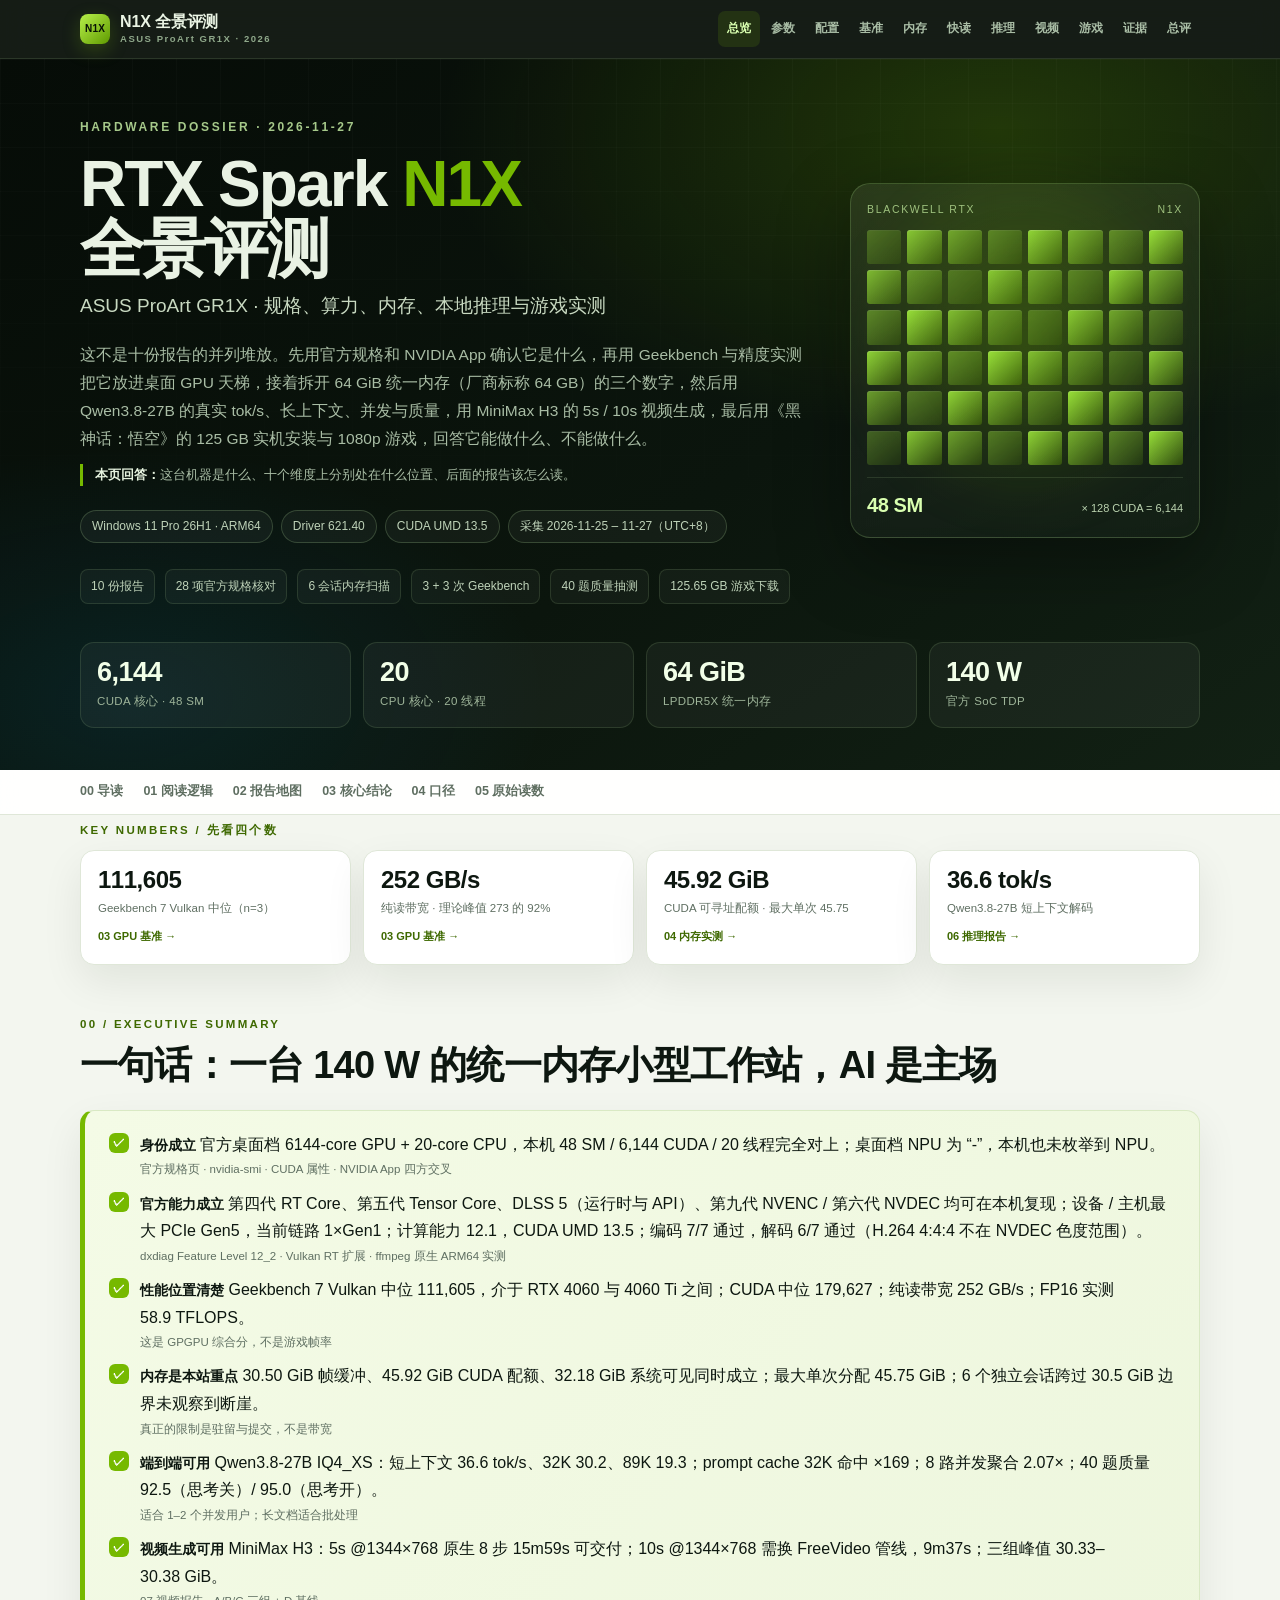
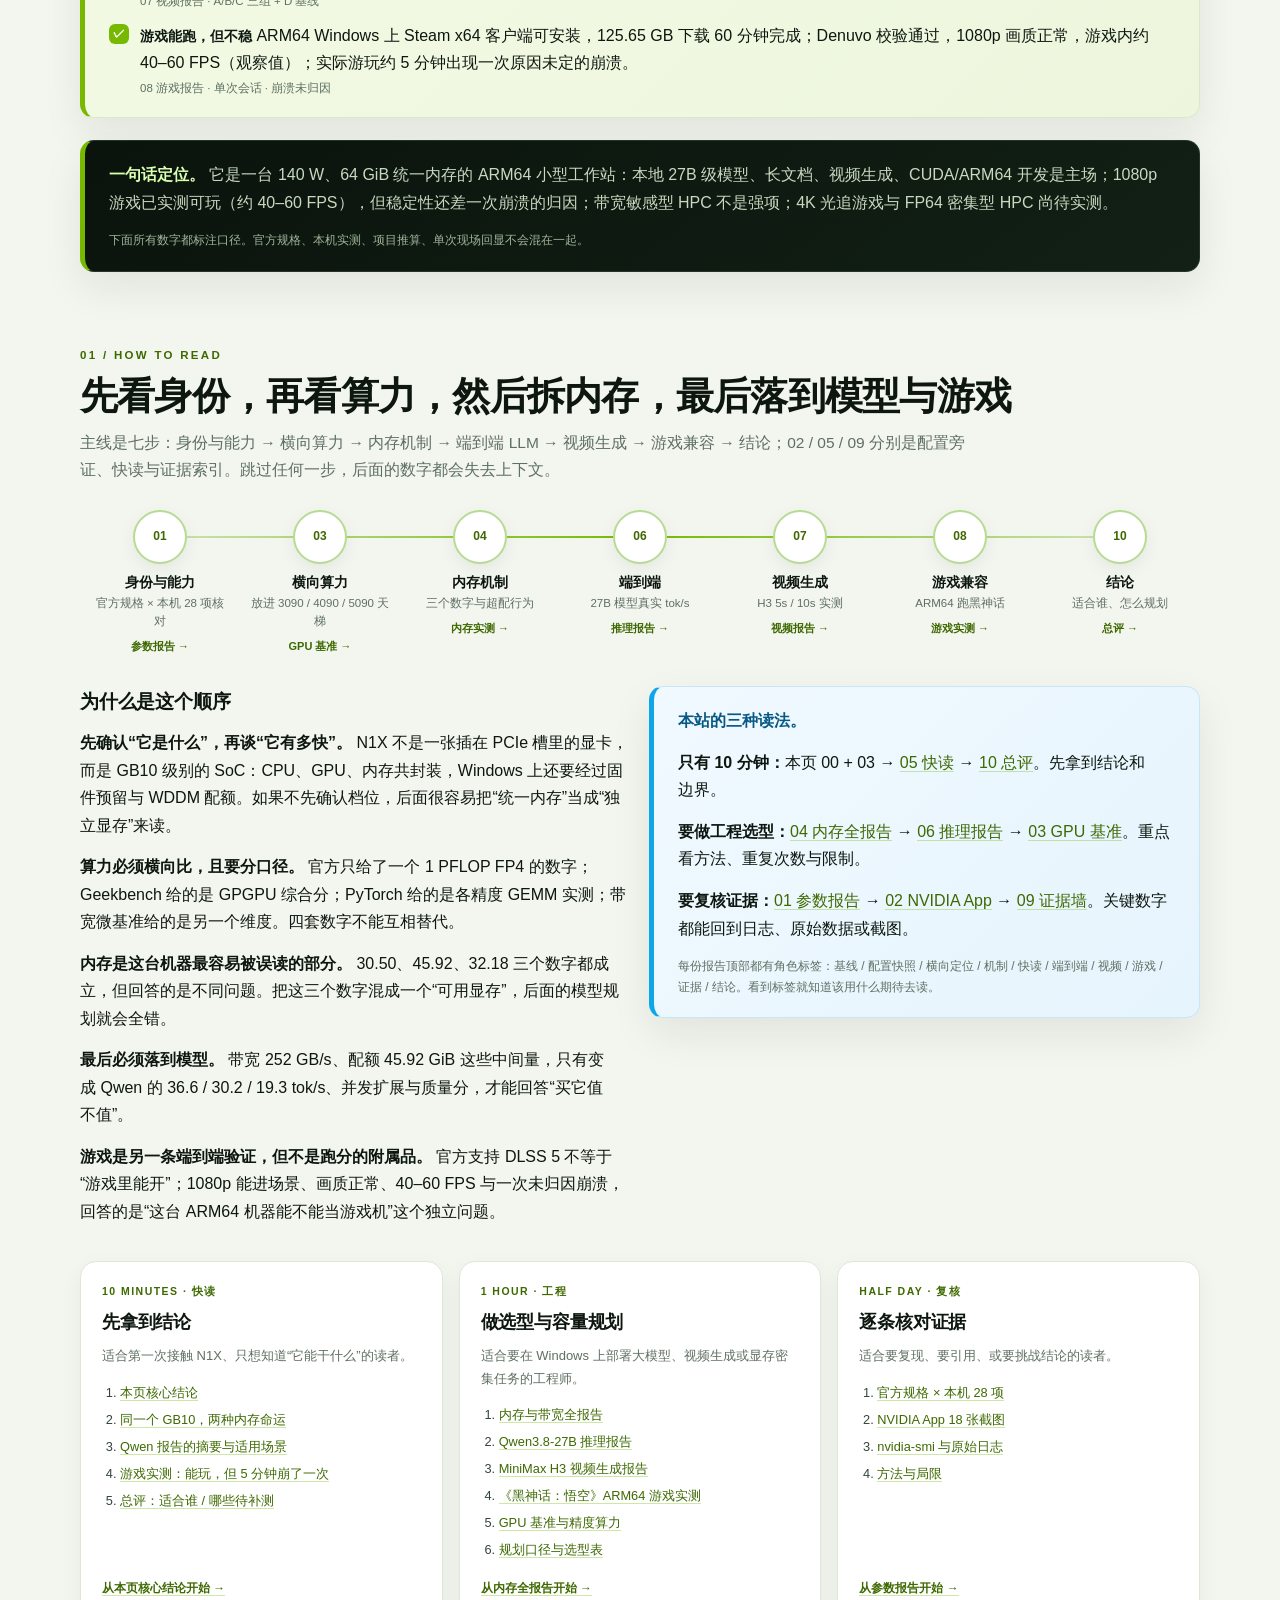
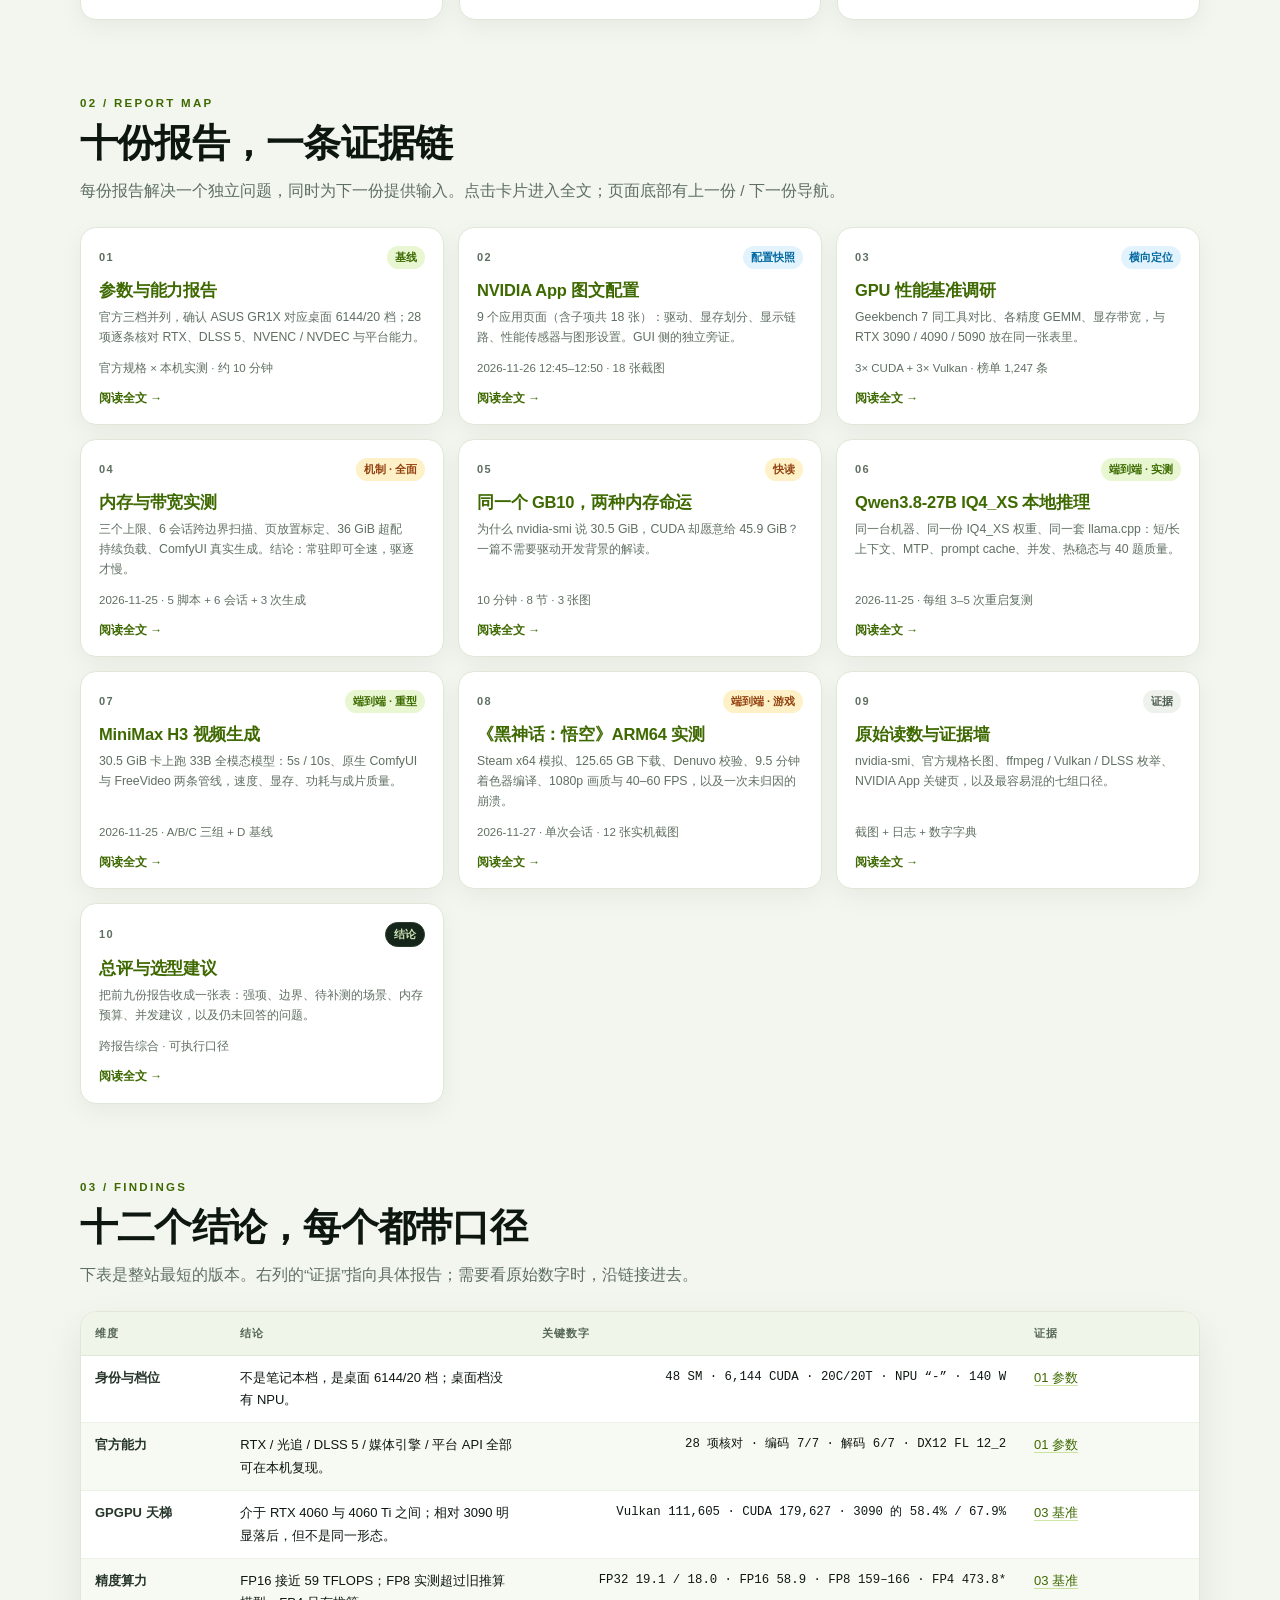
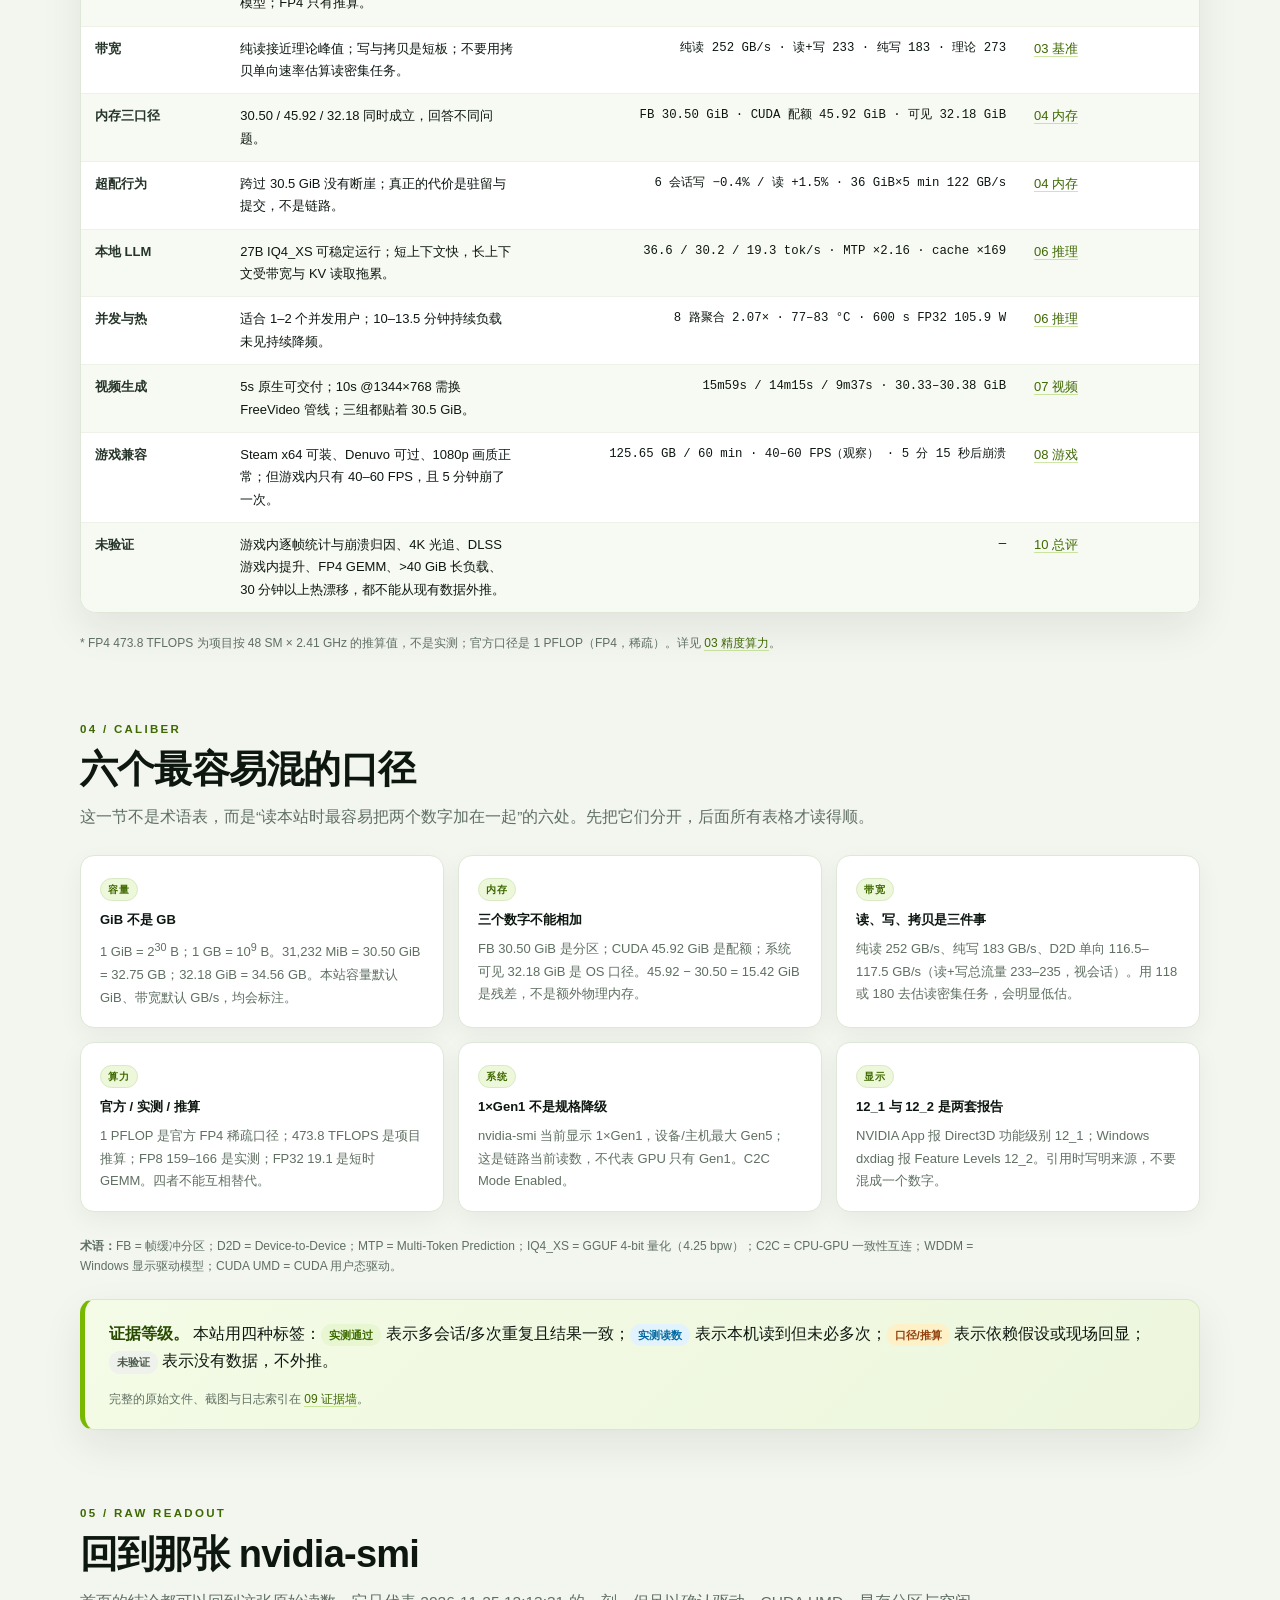
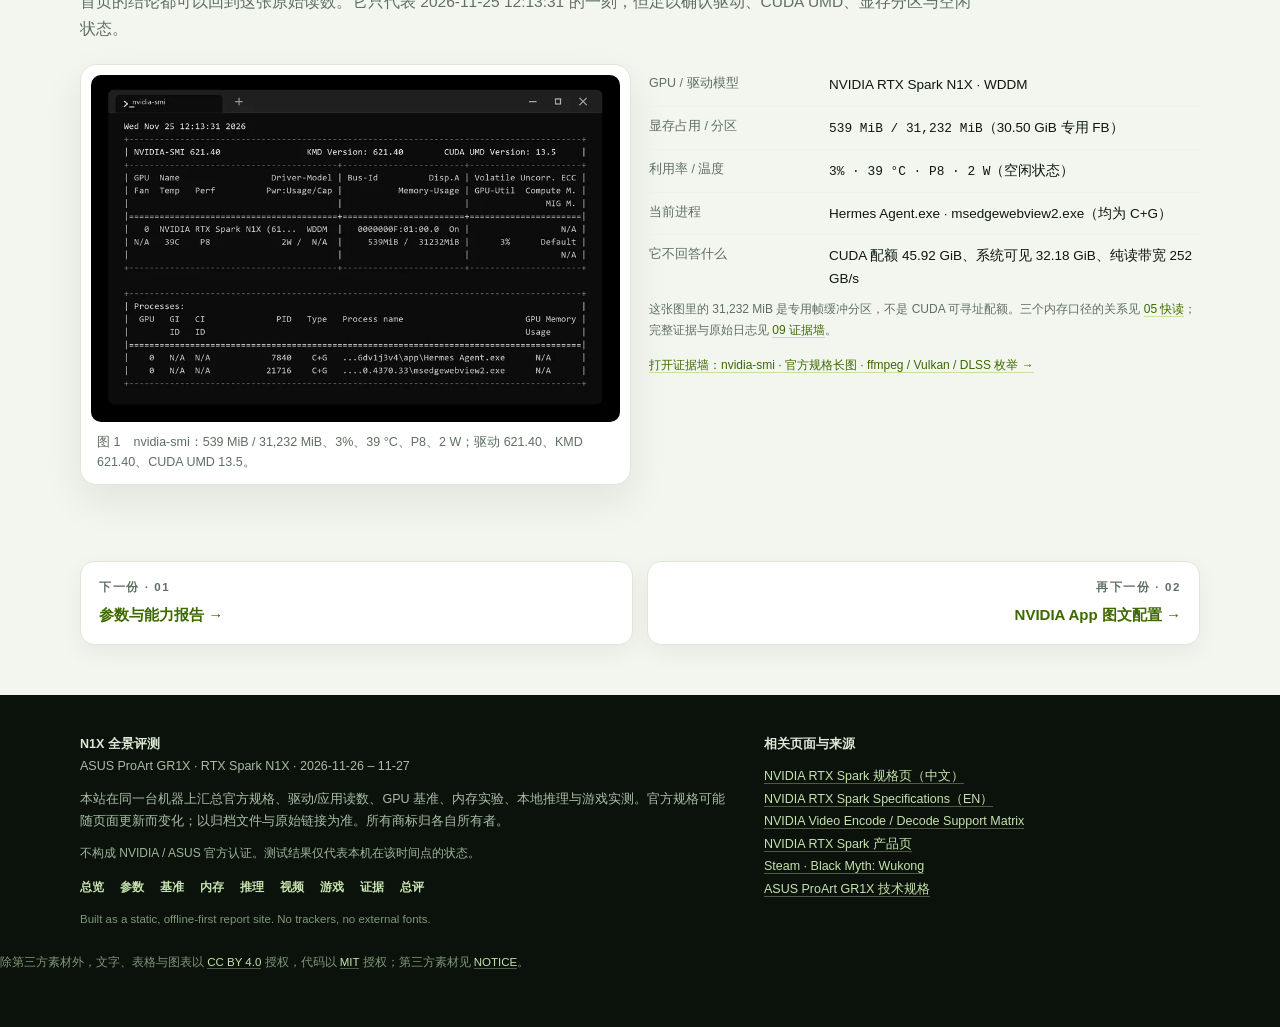
<file: index.html>
<!doctype html>
<html lang="zh-CN">
<head>
<meta charset="utf-8">
<meta http-equiv="Content-Security-Policy" content="default-src 'none'; script-src 'self'; style-src 'self' 'unsafe-inline'; img-src 'self' data:; font-src 'self'; connect-src 'none'; object-src 'none'; base-uri 'none'; form-action 'none'; frame-src 'none'">
<meta name="viewport" content="width=device-width,initial-scale=1">
<title>RTX Spark N1X 全景评测 · ASUS ProArt GR1X</title>
<meta name="description" content="ASUS ProArt GR1X（NVIDIA RTX Spark N1X）的规格、算力、内存、本地推理与游戏实测。十份报告组成一条证据链：官方规格、NVIDIA App、GPU 基准、内存实测与快读、Qwen3.8-27B 推理、MiniMax H3 视频生成、《黑神话：悟空》ARM64 游戏实测、证据墙与总评。">
<link rel="stylesheet" href="assets/site.css">
<link rel="icon" href="assets/favicon.svg" type="image/svg+xml">
</head>
<body>
<a class="skip-link" href="#main">跳到正文</a>
<div class="progress-bar" aria-hidden="true"></div>

<header class="topbar">
  <div class="wrap">
    <a class="brand" href="index.html"><span class="mark">N1X</span><span>N1X 全景评测<small>ASUS ProArt GR1X · 2026</small></span></a>
    <button class="nav-toggle" type="button" aria-expanded="false" aria-controls="site-nav">目录</button>
    <nav class="nav" id="site-nav" aria-label="站点导航">
      <a href="index.html" class="active">总览</a>
      <a href="spec.html">参数</a>
      <a href="nvidia-app.html">配置</a>
      <a href="benchmark.html">基准</a>
      <a href="memory.html">内存</a>
      <a href="memory-story.html">快读</a>
      <a href="qwen.html">推理</a>
      <a href="h3.html">视频</a>
      <a href="wukong.html">游戏</a>
      <a href="evidence.html">证据</a>
      <a href="verdict.html">总评</a>
    </nav>
  </div>
</header>

<header class="hero">
  <div class="wrap hero-grid">
    <div>
      <div class="eyebrow">Hardware dossier · 2026-11-27</div>
      <h1>RTX Spark <span>N1X</span><br>全景评测</h1>
      <p class="sub">ASUS ProArt GR1X · 规格、算力、内存、本地推理与游戏实测</p>
      <p class="lede">这不是十份报告的并列堆放。先用官方规格和 NVIDIA App 确认它是什么，再用 Geekbench 与精度实测把它放进桌面 GPU 天梯，接着拆开 64 GiB 统一内存（厂商标称 64 GB）的三个数字，然后用 Qwen3.8-27B 的真实 tok/s、长上下文、并发与质量，用 MiniMax H3 的 5s / 10s 视频生成，最后用《黑神话：悟空》的 125 GB 实机安装与 1080p 游戏，回答它能做什么、不能做什么。</p>
    <p class="page-q"><b>本页回答：</b>这台机器是什么、十个维度上分别处在什么位置、后面的报告该怎么读。</p>
      <div class="meta">
        <span>Windows 11 Pro 26H1 · ARM64</span>
        <span>Driver 621.40</span>
        <span>CUDA UMD 13.5</span>
        <span>采集 2026-11-25 – 11-27（UTC+8）</span>
      </div>
      <div class="hero-notes">
        <span>10 份报告</span><span>28 项官方规格核对</span><span>6 会话内存扫描</span><span>3 + 3 次 Geekbench</span><span>40 题质量抽测</span><span>125.65 GB 游戏下载</span>
      </div>
    </div>
    <div class="chip" aria-label="48 个 SM 示意图">
      <div class="chip-head"><span>Blackwell RTX</span><span>N1X</span></div>
      <div class="sm-grid">
        <i style="--o:0.35"></i><i style="--o:0.85"></i><i style="--o:0.64"></i><i style="--o:0.42"></i><i style="--o:0.92"></i><i style="--o:0.71"></i><i style="--o:0.49"></i><i style="--o:0.99"></i>
        <i style="--o:0.78"></i><i style="--o:0.56"></i><i style="--o:0.35"></i><i style="--o:0.85"></i><i style="--o:0.64"></i><i style="--o:0.42"></i><i style="--o:0.92"></i><i style="--o:0.71"></i>
        <i style="--o:0.49"></i><i style="--o:0.99"></i><i style="--o:0.78"></i><i style="--o:0.56"></i><i style="--o:0.35"></i><i style="--o:0.85"></i><i style="--o:0.64"></i><i style="--o:0.42"></i>
        <i style="--o:0.92"></i><i style="--o:0.71"></i><i style="--o:0.49"></i><i style="--o:0.99"></i><i style="--o:0.78"></i><i style="--o:0.56"></i><i style="--o:0.35"></i><i style="--o:0.85"></i>
        <i style="--o:0.64"></i><i style="--o:0.42"></i><i style="--o:0.92"></i><i style="--o:0.71"></i><i style="--o:0.49"></i><i style="--o:0.99"></i><i style="--o:0.78"></i><i style="--o:0.56"></i>
        <i style="--o:0.35"></i><i style="--o:0.85"></i><i style="--o:0.64"></i><i style="--o:0.42"></i><i style="--o:0.92"></i><i style="--o:0.71"></i><i style="--o:0.49"></i><i style="--o:0.99"></i>
      </div>
      <div class="chip-foot"><b>48 SM</b><span>× 128 CUDA = 6,144</span></div>
    </div>
  </div>
  <div class="wrap stat-grid">
    <div class="stat"><b>6,144</b><span>CUDA 核心 · 48 SM</span></div>
    <div class="stat"><b>20</b><span>CPU 核心 · 20 线程</span></div>
    <div class="stat"><b>64 GiB</b><span>LPDDR5X 统一内存</span></div>
    <div class="stat"><b>140 W</b><span>官方 SoC TDP</span></div>
  </div>
</header>

<nav class="toc" aria-label="本页目录">
  <div class="wrap">
    <a href="#summary">00 导读</a><a href="#logic">01 阅读逻辑</a><a href="#map">02 报告地图</a>
    <a href="#findings">03 核心结论</a><a href="#caliber">04 口径</a><a href="#raw">05 原始读数</a>
  </div>
</nav>

<main class="wrap" id="main">

<div class="kicker" style="margin:6px 0 10px">Key numbers / 先看四个数</div>
<div class="kpi-band" style="margin-top:0;margin-bottom:6px">
  <div class="kpi"><b>111,605</b><span>Geekbench 7 Vulkan 中位（n=3）</span><a href="benchmark.html#s-gb7">03 GPU 基准 →</a></div>
  <div class="kpi"><b>252 GB/s</b><span>纯读带宽 · 理论峰值 273 的 92%</span><a href="benchmark.html#s-bandwidth">03 GPU 基准 →</a></div>
  <div class="kpi"><b>45.92 GiB</b><span>CUDA 可寻址配额 · 最大单次 45.75</span><a href="memory.html#limits">04 内存实测 →</a></div>
  <div class="kpi"><b>36.6 tok/s</b><span>Qwen3.8-27B 短上下文解码</span><a href="qwen.html#results">06 推理报告 →</a></div>
</div>

<section id="summary">
  <div class="kicker">00 / Executive summary</div>
  <h2>一句话：一台 140 W 的统一内存小型工作站，AI 是主场</h2>
  <div class="callout">
    <ul class="checklist">
      <li><span class="ck">✓</span><div><b>身份成立</b> 官方桌面档 6144-core GPU + 20-core CPU，本机 48 SM / 6,144 CUDA / 20 线程完全对上；桌面档 NPU 为 “-”，本机也未枚举到 NPU。<span class="tiny">官方规格页 · nvidia-smi · CUDA 属性 · NVIDIA App 四方交叉</span></div></li>
      <li><span class="ck">✓</span><div><b>官方能力成立</b> 第四代 RT Core、第五代 Tensor Core、DLSS 5（运行时与 API）、第九代 NVENC / 第六代 NVDEC 均可在本机复现；设备 / 主机最大 PCIe Gen5，当前链路 1×Gen1；计算能力 12.1，CUDA UMD 13.5；编码 7/7 通过，解码 6/7 通过（H.264 4:4:4 不在 NVDEC 色度范围）。<span class="tiny">dxdiag Feature Level 12_2 · Vulkan RT 扩展 · ffmpeg 原生 ARM64 实测</span></div></li>
      <li><span class="ck">✓</span><div><b>性能位置清楚</b> Geekbench 7 Vulkan 中位 111,605，介于 RTX 4060 与 4060 Ti 之间；CUDA 中位 179,627；纯读带宽 252 GB/s；FP16 实测 58.9 TFLOPS。<span class="tiny">这是 GPGPU 综合分，不是游戏帧率</span></div></li>
      <li><span class="ck">✓</span><div><b>内存是本站重点</b> 30.50 GiB 帧缓冲、45.92 GiB CUDA 配额、32.18 GiB 系统可见同时成立；最大单次分配 45.75 GiB；6 个独立会话跨过 30.5 GiB 边界未观察到断崖。<span class="tiny">真正的限制是驻留与提交，不是带宽</span></div></li>
      <li><span class="ck">✓</span><div><b>端到端可用</b> Qwen3.8-27B IQ4_XS：短上下文 36.6 tok/s、32K 30.2、89K 19.3；prompt cache 32K 命中 ×169；8 路并发聚合 2.07×；40 题质量 92.5（思考关）/ 95.0（思考开）。<span class="tiny">适合 1–2 个并发用户；长文档适合批处理</span></div></li>
      <li><span class="ck">✓</span><div><b>视频生成可用</b> MiniMax H3：5s @1344×768 原生 8 步 15m59s 可交付；10s @1344×768 需换 FreeVideo 管线，9m37s；三组峰值 30.33–30.38 GiB。<span class="tiny">07 视频报告 · A/B/C 三组 + D 基线</span></div></li>
      <li><span class="ck">✓</span><div><b>游戏能跑，但不稳</b> ARM64 Windows 上 Steam x64 客户端可安装，125.65 GB 下载 60 分钟完成；Denuvo 校验通过，1080p 画质正常，游戏内约 40–60 FPS（观察值）；实际游玩约 5 分钟出现一次原因未定的崩溃。<span class="tiny">08 游戏报告 · 单次会话 · 崩溃未归因</span></div></li>
    </ul>
  </div>
  <div class="callout dark">
    <p><strong>一句话定位。</strong> 它是一台 140 W、64 GiB 统一内存的 ARM64 小型工作站：本地 27B 级模型、长文档、视频生成、CUDA/ARM64 开发是主场；1080p 游戏已实测可玩（约 40–60 FPS），但稳定性还差一次崩溃的归因；带宽敏感型 HPC 不是强项；4K 光追游戏与 FP64 密集型 HPC 尚待实测。</p>
    <p class="small" style="color:#9fb59a;margin-bottom:0">下面所有数字都标注口径。官方规格、本机实测、项目推算、单次现场回显不会混在一起。</p>
  </div>
</section>

<section id="logic">
  <div class="kicker">01 / How to read</div>
  <h2>先看身份，再看算力，然后拆内存，最后落到模型与游戏</h2>
  <p class="lead">主线是七步：身份与能力 → 横向算力 → 内存机制 → 端到端 LLM → 视频生成 → 游戏兼容 → 结论；02 / 05 / 09 分别是配置旁证、快读与证据索引。跳过任何一步，后面的数字都会失去上下文。</p>

  <div class="chain" aria-label="阅读逻辑链">
    <div class="chain-step"><div class="dot">01</div><div><b>身份与能力</b><span>官方规格 × 本机 28 项核对</span><a href="spec.html">参数报告 →</a></div></div>
    <div class="chain-step"><div class="dot">03</div><div><b>横向算力</b><span>放进 3090 / 4090 / 5090 天梯</span><a href="benchmark.html">GPU 基准 →</a></div></div>
    <div class="chain-step"><div class="dot">04</div><div><b>内存机制</b><span>三个数字与超配行为</span><a href="memory.html">内存实测 →</a></div></div>
    <div class="chain-step"><div class="dot">06</div><div><b>端到端</b><span>27B 模型真实 tok/s</span><a href="qwen.html">推理报告 →</a></div></div>
    <div class="chain-step"><div class="dot">07</div><div><b>视频生成</b><span>H3 5s / 10s 实测</span><a href="h3.html">视频报告 →</a></div></div>
    <div class="chain-step"><div class="dot">08</div><div><b>游戏兼容</b><span>ARM64 跑黑神话</span><a href="wukong.html">游戏实测 →</a></div></div>
    <div class="chain-step"><div class="dot">10</div><div><b>结论</b><span>适合谁、怎么规划</span><a href="verdict.html">总评 →</a></div></div>
  </div>

  <div class="grid-2" style="margin-top:28px">
    <div>
      <h3 style="margin-top:0">为什么是这个顺序</h3>
      <p><b>先确认“它是什么”，再谈“它有多快”。</b> N1X 不是一张插在 PCIe 槽里的显卡，而是 GB10 级别的 SoC：CPU、GPU、内存共封装，Windows 上还要经过固件预留与 WDDM 配额。如果不先确认档位，后面很容易把“统一内存”当成“独立显存”来读。</p>
      <p><b>算力必须横向比，且要分口径。</b> 官方只给了一个 1 PFLOP FP4 的数字；Geekbench 给的是 GPGPU 综合分；PyTorch 给的是各精度 GEMM 实测；带宽微基准给的是另一个维度。四套数字不能互相替代。</p>
      <p><b>内存是这台机器最容易被误读的部分。</b> 30.50、45.92、32.18 三个数字都成立，但回答的是不同问题。把这三个数字混成一个“可用显存”，后面的模型规划就会全错。</p>
      <p><b>最后必须落到模型。</b> 带宽 252 GB/s、配额 45.92 GiB 这些中间量，只有变成 Qwen 的 36.6 / 30.2 / 19.3 tok/s、并发扩展与质量分，才能回答“买它值不值”。</p>
      <p><b>游戏是另一条端到端验证，但不是跑分的附属品。</b> 官方支持 DLSS 5 不等于“游戏里能开”；1080p 能进场景、画质正常、40–60 FPS 与一次未归因崩溃，回答的是“这台 ARM64 机器能不能当游戏机”这个独立问题。</p>
    </div>
    <div class="callout blue" style="margin-top:0">
      <p><strong>本站的三种读法。</strong></p>
      <p><b>只有 10 分钟：</b>本页 00 + 03 → <a href="memory-story.html">05 快读</a> → <a href="verdict.html">10 总评</a>。先拿到结论和边界。</p>
      <p><b>要做工程选型：</b><a href="memory.html">04 内存全报告</a> → <a href="qwen.html">06 推理报告</a> → <a href="benchmark.html">03 GPU 基准</a>。重点看方法、重复次数与限制。</p>
      <p><b>要复核证据：</b><a href="spec.html">01 参数报告</a> → <a href="nvidia-app.html">02 NVIDIA App</a> → <a href="evidence.html">09 证据墙</a>。关键数字都能回到日志、原始数据或截图。</p>
      <p class="small" style="margin-bottom:0">每份报告顶部都有角色标签：基线 / 配置快照 / 横向定位 / 机制 / 快读 / 端到端 / 视频 / 游戏 / 证据 / 结论。看到标签就知道该用什么期待去读。</p>
    </div>
  </div>

  <div class="path-grid">
    <div class="path-card">
      <div class="time">10 minutes · 快读</div>
      <h3>先拿到结论</h3>
      <p>适合第一次接触 N1X、只想知道“它能干什么”的读者。</p>
      <ol>
        <li><a href="#findings">本页核心结论</a></li>
        <li><a href="memory-story.html">同一个 GB10，两种内存命运</a></li>
        <li><a href="qwen.html#s-summary">Qwen 报告的摘要与适用场景</a></li>
        <li><a href="wukong.html#s-summary">游戏实测：能玩，但 5 分钟崩了一次</a></li>
        <li><a href="verdict.html">总评：适合谁 / 哪些待补测</a></li>
      </ol>
      <div class="go"><a href="#findings">从本页核心结论开始 →</a></div>
    </div>
    <div class="path-card">
      <div class="time">1 hour · 工程</div>
      <h3>做选型与容量规划</h3>
      <p>适合要在 Windows 上部署大模型、视频生成或显存密集任务的工程师。</p>
      <ol>
        <li><a href="memory.html">内存与带宽全报告</a></li>
        <li><a href="qwen.html">Qwen3.8-27B 推理报告</a></li>
        <li><a href="h3.html">MiniMax H3 视频生成报告</a></li>
        <li><a href="wukong.html">《黑神话：悟空》ARM64 游戏实测</a></li>
        <li><a href="benchmark.html">GPU 基准与精度算力</a></li>
        <li><a href="verdict.html#budget">规划口径与选型表</a></li>
      </ol>
      <div class="go"><a href="memory.html">从内存全报告开始 →</a></div>
    </div>
    <div class="path-card">
      <div class="time">Half day · 复核</div>
      <h3>逐条核对证据</h3>
      <p>适合要复现、要引用、或要挑战结论的读者。</p>
      <ol>
        <li><a href="spec.html">官方规格 × 本机 28 项</a></li>
        <li><a href="nvidia-app.html">NVIDIA App 18 张截图</a></li>
        <li><a href="evidence.html">nvidia-smi 与原始日志</a></li>
        <li><a href="benchmark.html#s-limits">方法与局限</a></li>
      </ol>
      <div class="go"><a href="spec.html">从参数报告开始 →</a></div>
    </div>
  </div>
</section>

<section id="map">
  <div class="kicker">02 / Report map</div>
  <h2>十份报告，一条证据链</h2>
  <p class="lead">每份报告解决一个独立问题，同时为下一份提供输入。点击卡片进入全文；页面底部有上一份 / 下一份导航。</p>

  <div class="report-grid">
    <a class="report-card" href="spec.html">
      <div class="report-top"><span class="report-no">01</span><span class="badge ok">基线</span></div>
      <h3>参数与能力报告</h3>
      <p>官方三档并列，确认 ASUS GR1X 对应桌面 6144/20 档；28 项逐条核对 RTX、DLSS 5、NVENC / NVDEC 与平台能力。</p>
      <div class="report-meta">官方规格 × 本机实测 · 约 10 分钟</div>
      <div class="report-go">阅读全文 →</div>
    </a>
    <a class="report-card" href="nvidia-app.html">
      <div class="report-top"><span class="report-no">02</span><span class="badge info">配置快照</span></div>
      <h3>NVIDIA App 图文配置</h3>
      <p>9 个应用页面（含子项共 18 张）：驱动、显存划分、显示链路、性能传感器与图形设置。GUI 侧的独立旁证。</p>
      <div class="report-meta">2026-11-26 12:45–12:50 · 18 张截图</div>
      <div class="report-go">阅读全文 →</div>
    </a>
    <a class="report-card" href="benchmark.html">
      <div class="report-top"><span class="report-no">03</span><span class="badge info">横向定位</span></div>
      <h3>GPU 性能基准调研</h3>
      <p>Geekbench 7 同工具对比、各精度 GEMM、显存带宽，与 RTX 3090 / 4090 / 5090 放在同一张表里。</p>
      <div class="report-meta">3× CUDA + 3× Vulkan · 榜单 1,247 条</div>
      <div class="report-go">阅读全文 →</div>
    </a>
    <a class="report-card" href="memory.html">
      <div class="report-top"><span class="report-no">04</span><span class="badge warn">机制 · 全面</span></div>
      <h3>内存与带宽实测</h3>
      <p>三个上限、6 会话跨边界扫描、页放置标定、36 GiB 超配持续负载、ComfyUI 真实生成。结论：常驻即可全速，驱逐才慢。</p>
      <div class="report-meta">2026-11-25 · 5 脚本 + 6 会话 + 3 次生成</div>
      <div class="report-go">阅读全文 →</div>
    </a>
    <a class="report-card" href="memory-story.html">
      <div class="report-top"><span class="report-no">05</span><span class="badge warn">快读</span></div>
      <h3>同一个 GB10，两种内存命运</h3>
      <p>为什么 nvidia-smi 说 30.5 GiB，CUDA 却愿意给 45.9 GiB？一篇不需要驱动开发背景的解读。</p>
      <div class="report-meta">10 分钟 · 8 节 · 3 张图</div>
      <div class="report-go">阅读全文 →</div>
    </a>
    <a class="report-card" href="qwen.html">
      <div class="report-top"><span class="report-no">06</span><span class="badge ok">端到端 · 实测</span></div>
      <h3>Qwen3.8-27B IQ4_XS 本地推理</h3>
      <p>同一台机器、同一份 IQ4_XS 权重、同一套 llama.cpp：短/长上下文、MTP、prompt cache、并发、热稳态与 40 题质量。</p>
      <div class="report-meta">2026-11-25 · 每组 3–5 次重启复测</div>
      <div class="report-go">阅读全文 →</div>
    </a>
    <a class="report-card" href="h3.html">
      <div class="report-top"><span class="report-no">07</span><span class="badge ok">端到端 · 重型</span></div>
      <h3>MiniMax H3 视频生成</h3>
      <p>30.5 GiB 卡上跑 33B 全模态模型：5s / 10s、原生 ComfyUI 与 FreeVideo 两条管线，速度、显存、功耗与成片质量。</p>
      <div class="report-meta">2026-11-25 · A/B/C 三组 + D 基线</div>
      <div class="report-go">阅读全文 →</div>
    </a>
    <a class="report-card" href="wukong.html">
      <div class="report-top"><span class="report-no">08</span><span class="badge warn">端到端 · 游戏</span></div>
      <h3>《黑神话：悟空》ARM64 实测</h3>
      <p>Steam x64 模拟、125.65 GB 下载、Denuvo 校验、9.5 分钟着色器编译、1080p 画质与 40–60 FPS，以及一次未归因的崩溃。</p>
      <div class="report-meta">2026-11-27 · 单次会话 · 12 张实机截图</div>
      <div class="report-go">阅读全文 →</div>
    </a>
    <a class="report-card" href="evidence.html">
      <div class="report-top"><span class="report-no">09</span><span class="badge gray">证据</span></div>
      <h3>原始读数与证据墙</h3>
      <p>nvidia-smi、官方规格长图、ffmpeg / Vulkan / DLSS 枚举、NVIDIA App 关键页，以及最容易混的七组口径。</p>
      <div class="report-meta">截图 + 日志 + 数字字典</div>
      <div class="report-go">阅读全文 →</div>
    </a>
    <a class="report-card" href="verdict.html">
      <div class="report-top"><span class="report-no">10</span><span class="badge dark">结论</span></div>
      <h3>总评与选型建议</h3>
      <p>把前九份报告收成一张表：强项、边界、待补测的场景、内存预算、并发建议，以及仍未回答的问题。</p>
      <div class="report-meta">跨报告综合 · 可执行口径</div>
      <div class="report-go">阅读全文 →</div>
    </a>
  </div>
</section>

<section id="findings">
  <div class="kicker">03 / Findings</div>
  <h2>十二个结论，每个都带口径</h2>
  <p class="lead">下表是整站最短的版本。右列的“证据”指向具体报告；需要看原始数字时，沿链接进去。</p>
  <div class="table-wrap">
    <table class="findings-table">
      <thead><tr><th>维度</th><th>结论</th><th>关键数字</th><th>证据</th></tr></thead>
      <tbody>
        <tr><td class="dim">身份与档位</td><td>不是笔记本档，是桌面 6144/20 档；桌面档没有 NPU。</td><td class="num">48 SM · 6,144 CUDA · 20C/20T · NPU “-” · 140 W</td><td><a href="spec.html#identity">01 参数</a></td></tr>
        <tr><td class="dim">官方能力</td><td>RTX / 光追 / DLSS 5 / 媒体引擎 / 平台 API 全部可在本机复现。</td><td class="num">28 项核对 · 编码 7/7 · 解码 6/7 · DX12 FL 12_2</td><td><a href="spec.html#compare">01 参数</a></td></tr>
        <tr><td class="dim">GPGPU 天梯</td><td>介于 RTX 4060 与 4060 Ti 之间；相对 3090 明显落后，但不是同一形态。</td><td class="num">Vulkan 111,605 · CUDA 179,627 · 3090 的 58.4% / 67.9%</td><td><a href="benchmark.html#s-gb7">03 基准</a></td></tr>
        <tr><td class="dim">精度算力</td><td>FP16 接近 59 TFLOPS；FP8 实测超过旧推算模型；FP4 只有推算。</td><td class="num">FP32 19.1 / 18.0 · FP16 58.9 · FP8 159–166 · FP4 473.8*</td><td><a href="benchmark.html#s-precision">03 基准</a></td></tr>
        <tr><td class="dim">带宽</td><td>纯读接近理论峰值；写与拷贝是短板；不要用拷贝单向速率估算读密集任务。</td><td class="num">纯读 252 GB/s · 读+写 233 · 纯写 183 · 理论 273</td><td><a href="benchmark.html#s-bandwidth">03 基准</a></td></tr>
        <tr><td class="dim">内存三口径</td><td>30.50 / 45.92 / 32.18 同时成立，回答不同问题。</td><td class="num">FB 30.50 GiB · CUDA 配额 45.92 GiB · 可见 32.18 GiB</td><td><a href="memory.html#limits">04 内存</a></td></tr>
        <tr><td class="dim">超配行为</td><td>跨过 30.5 GiB 没有断崖；真正的代价是驻留与提交，不是链路。</td><td class="num">6 会话写 −0.4% / 读 +1.5% · 36 GiB×5 min 122 GB/s</td><td><a href="memory.html#scan">04 内存</a></td></tr>
        <tr><td class="dim">本地 LLM</td><td>27B IQ4_XS 可稳定运行；短上下文快，长上下文受带宽与 KV 读取拖累。</td><td class="num">36.6 / 30.2 / 19.3 tok/s · MTP ×2.16 · cache ×169</td><td><a href="qwen.html#results">06 推理</a></td></tr>
        <tr><td class="dim">并发与热</td><td>适合 1–2 个并发用户；10–13.5 分钟持续负载未见持续降频。</td><td class="num">8 路聚合 2.07× · 77–83 °C · 600 s FP32 105.9 W</td><td><a href="qwen.html#thermal">06 推理</a></td></tr>
        <tr><td class="dim">视频生成</td><td>5s 原生可交付；10s @1344×768 需换 FreeVideo 管线；三组都贴着 30.5 GiB。</td><td class="num">15m59s / 14m15s / 9m37s · 30.33–30.38 GiB</td><td><a href="h3.html#s-summary">07 视频</a></td></tr>
        <tr><td class="dim">游戏兼容</td><td>Steam x64 可装、Denuvo 可过、1080p 画质正常；但游戏内只有 40–60 FPS，且 5 分钟崩了一次。</td><td class="num">125.65 GB / 60 min · 40–60 FPS（观察） · 5 分 15 秒后崩溃</td><td><a href="wukong.html#s-summary">08 游戏</a></td></tr>
        <tr><td class="dim">未验证</td><td>游戏内逐帧统计与崩溃归因、4K 光追、DLSS 游戏内提升、FP4 GEMM、&gt;40 GiB 长负载、30 分钟以上热漂移，都不能从现有数据外推。</td><td class="num">—</td><td><a href="verdict.html#open">10 总评</a></td></tr>
      </tbody>
    </table>
  </div>
  <p class="small">* FP4 473.8 TFLOPS 为项目按 48 SM × 2.41 GHz 的推算值，不是实测；官方口径是 1 PFLOP（FP4，稀疏）。详见 <a href="benchmark.html#s-precision">03 精度算力</a>。</p>
</section>


<section id="caliber">
  <div class="kicker">04 / Caliber</div>
  <h2>六个最容易混的口径</h2>
  <p class="lead">这一节不是术语表，而是“读本站时最容易把两个数字加在一起”的六处。先把它们分开，后面所有表格才读得顺。</p>
  <div class="notes">
    <div class="note-card"><span class="tag">容量</span><b>GiB 不是 GB</b><p>1 GiB = 2<sup>30</sup> B；1 GB = 10<sup>9</sup> B。31,232 MiB = 30.50 GiB = 32.75 GB；32.18 GiB = 34.56 GB。本站容量默认 GiB、带宽默认 GB/s，均会标注。</p></div>
    <div class="note-card"><span class="tag">内存</span><b>三个数字不能相加</b><p>FB 30.50 GiB 是分区；CUDA 45.92 GiB 是配额；系统可见 32.18 GiB 是 OS 口径。45.92 − 30.50 = 15.42 GiB 是残差，不是额外物理内存。</p></div>
    <div class="note-card"><span class="tag">带宽</span><b>读、写、拷贝是三件事</b><p>纯读 252 GB/s、纯写 183 GB/s、D2D 单向 116.5–117.5 GB/s（读+写总流量 233–235，视会话）。用 118 或 180 去估读密集任务，会明显低估。</p></div>
    <div class="note-card"><span class="tag">算力</span><b>官方 / 实测 / 推算</b><p>1 PFLOP 是官方 FP4 稀疏口径；473.8 TFLOPS 是项目推算；FP8 159–166 是实测；FP32 19.1 是短时 GEMM。四者不能互相替代。</p></div>
    <div class="note-card"><span class="tag">系统</span><b>1×Gen1 不是规格降级</b><p>nvidia-smi 当前显示 1×Gen1，设备/主机最大 Gen5；这是链路当前读数，不代表 GPU 只有 Gen1。C2C Mode Enabled。</p></div>
    <div class="note-card"><span class="tag">显示</span><b>12_1 与 12_2 是两套报告</b><p>NVIDIA App 报 Direct3D 功能级别 12_1；Windows dxdiag 报 Feature Levels 12_2。引用时写明来源，不要混成一个数字。</p></div>
  </div>
  <p class="small" style="margin-top:14px"><b>术语：</b>FB = 帧缓冲分区；D2D = Device-to-Device；MTP = Multi-Token Prediction；IQ4_XS = GGUF 4-bit 量化（4.25 bpw）；C2C = CPU-GPU 一致性互连；WDDM = Windows 显示驱动模型；CUDA UMD = CUDA 用户态驱动。</p>
  <div class="callout">
    <p><strong>证据等级。</strong> 本站用四种标签：<span class="badge ok">实测通过</span> 表示多会话/多次重复且结果一致；<span class="badge info">实测读数</span> 表示本机读到但未必多次；<span class="badge warn">口径/推算</span> 表示依赖假设或现场回显；<span class="badge gray">未验证</span> 表示没有数据，不外推。</p>
    <p class="small" style="margin-bottom:0">完整的原始文件、截图与日志索引在 <a href="evidence.html">09 证据墙</a>。</p>
  </div>
</section>

<section id="raw">
  <div class="kicker">05 / Raw readout</div>
  <h2>回到那张 nvidia-smi</h2>
  <p class="lead">首页的结论都可以回到这张原始读数。它只代表 2026-11-25 12:13:31 的一刻，但足以确认驱动、CUDA UMD、显存分区与空闲状态。</p>
  <div class="grid-2">
    <figure style="margin-top:0">
      <img src="assets/img/nvidia-smi.webp" alt="nvidia-smi 原始输出截图" width="884" height="580" loading="lazy" decoding="async">
      <figcaption>图 1　nvidia-smi：539 MiB / 31,232 MiB、3%、39 °C、P8、2 W；驱动 621.40、KMD 621.40、CUDA UMD 13.5。</figcaption>
    </figure>
    <div>
      <div class="kv">
        <div class="k">GPU / 驱动模型</div><div class="v">NVIDIA RTX Spark N1X · WDDM</div>
        <div class="k">显存占用 / 分区</div><div class="v"><span class="num">539 MiB / 31,232 MiB</span>（30.50 GiB 专用 FB）</div>
        <div class="k">利用率 / 温度</div><div class="v"><span class="num">3% · 39 °C · P8 · 2 W</span>（空闲状态）</div>
        <div class="k">当前进程</div><div class="v">Hermes Agent.exe · msedgewebview2.exe（均为 C+G）</div>
        <div class="k">它不回答什么</div><div class="v">CUDA 配额 45.92 GiB、系统可见 32.18 GiB、纯读带宽 252 GB/s</div>
      </div>
      <p class="small">这张图里的 31,232 MiB 是专用帧缓冲分区，不是 CUDA 可寻址配额。三个内存口径的关系见 <a href="memory-story.html">05 快读</a>；完整证据与原始日志见 <a href="evidence.html">09 证据墙</a>。</p>
      <p class="small" style="margin-bottom:0"><a href="evidence.html">打开证据墙：nvidia-smi · 官方规格长图 · ffmpeg / Vulkan / DLSS 枚举 →</a></p>
    </div>
  </div>
</section>

<div class="page-nav">
  <a href="spec.html"><span class="label">下一份 · 01</span><b>参数与能力报告 →</b></a>
  <a class="next" href="nvidia-app.html"><span class="label">再下一份 · 02</span><b>NVIDIA App 图文配置 →</b></a>
</div>

</main>

<footer>
  <div class="wrap">
    <div>
      <p><b>N1X 全景评测</b><br>ASUS ProArt GR1X · RTX Spark N1X · 2026-11-26 – 11-27</p>
      <p>本站在同一台机器上汇总官方规格、驱动/应用读数、GPU 基准、内存实验、本地推理与游戏实测。官方规格可能随页面更新而变化；以归档文件与原始链接为准。所有商标归各自所有者。</p>
      <p class="small">不构成 NVIDIA / ASUS 官方认证。测试结果仅代表本机在该时间点的状态。</p>
      <div class="foot-links">
        <a href="index.html">总览</a><a href="spec.html">参数</a><a href="benchmark.html">基准</a><a href="memory.html">内存</a><a href="qwen.html">推理</a><a href="h3.html">视频</a><a href="wukong.html">游戏</a><a href="evidence.html">证据</a><a href="verdict.html">总评</a>
      </div>
      <p class="foot-note">Built as a static, offline-first report site. No trackers, no external fonts.</p>
    </div>
    <div class="src-list">
      <p><b>相关页面与来源</b></p>
      <p><a href="https://www.nvidia.cn/products/rtx-spark/specifications/">NVIDIA RTX Spark 规格页（中文）</a><br>
      <a href="https://www.nvidia.com/en-us/products/rtx-spark/specifications/">NVIDIA RTX Spark Specifications（EN）</a><br>
      <a href="https://developer.nvidia.com/video-encode-and-decode-gpu-support-matrix-new">NVIDIA Video Encode / Decode Support Matrix</a><br>
      <a href="https://www.nvidia.com/en-us/products/rtx-spark/">NVIDIA RTX Spark 产品页</a><br>
      <a href="https://store.steampowered.com/app/2358720/">Steam · Black Myth: Wukong</a><br>
      <a href="https://www.asus.com.cn/displays-desktops/mini-pcs/proart-mini-pc-series/proart-gr1x-mini-pc/techspec/">ASUS ProArt GR1X 技术规格</a></p>
    </div>
  </div>
  <p class="foot-note">除第三方素材外，文字、表格与图表以 <a href="LICENSE-CONTENT">CC BY 4.0</a> 授权，代码以 <a href="LICENSE">MIT</a> 授权；第三方素材见 <a href="NOTICE">NOTICE</a>。</p>
</footer>
<script src="assets/site.js"></script>
</body>
</html>
</file>
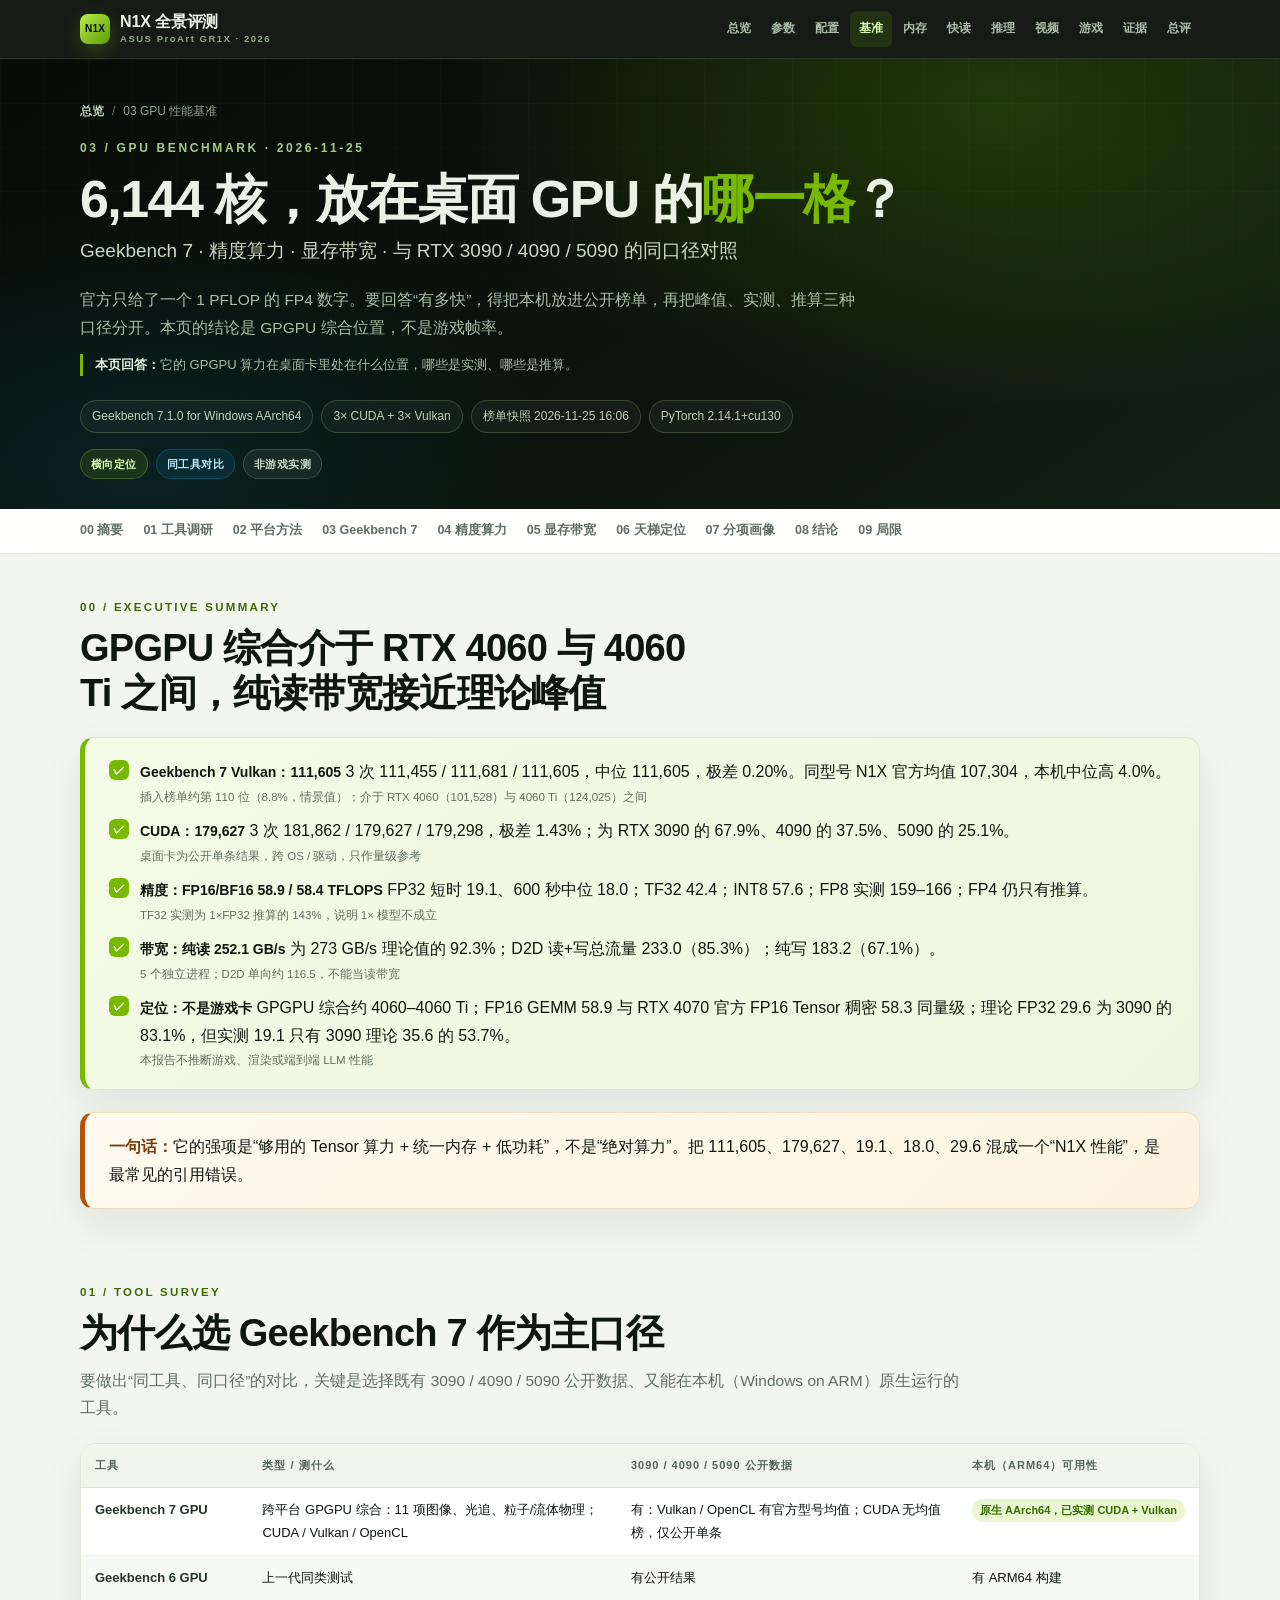
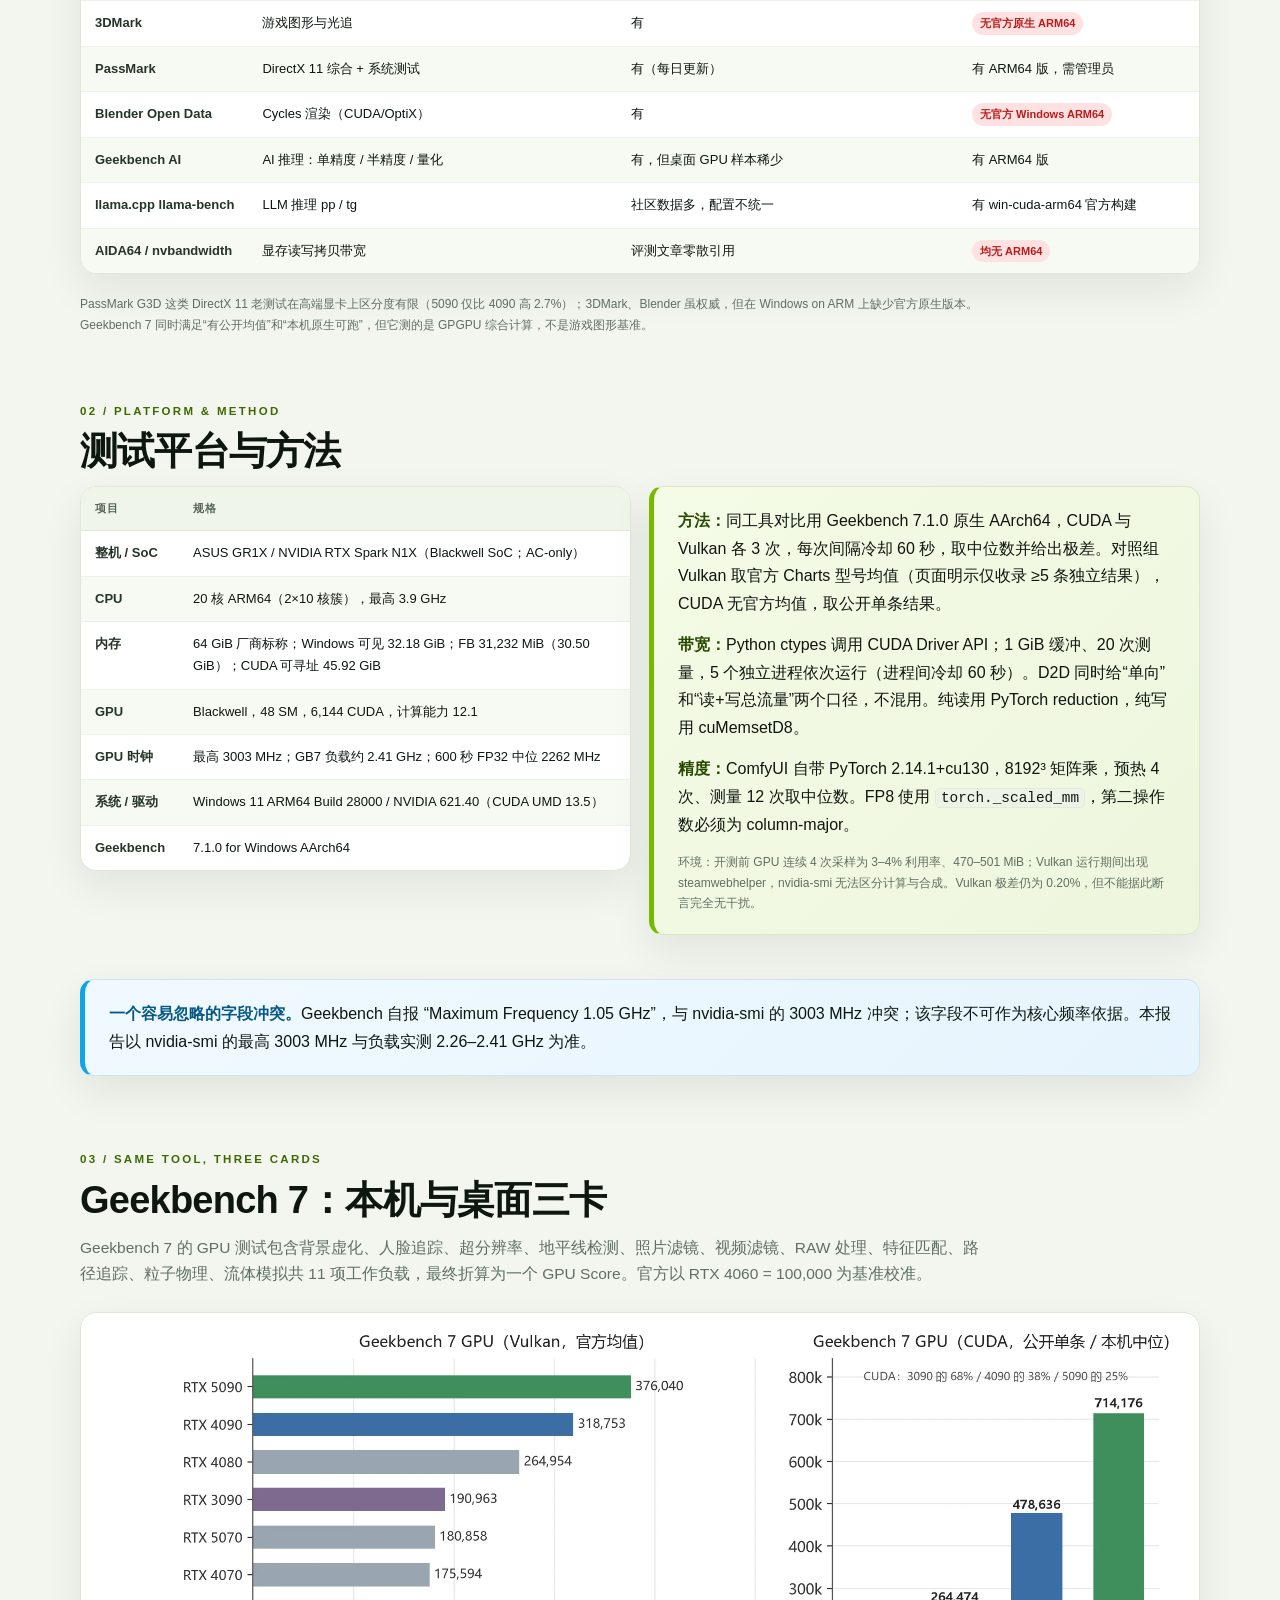
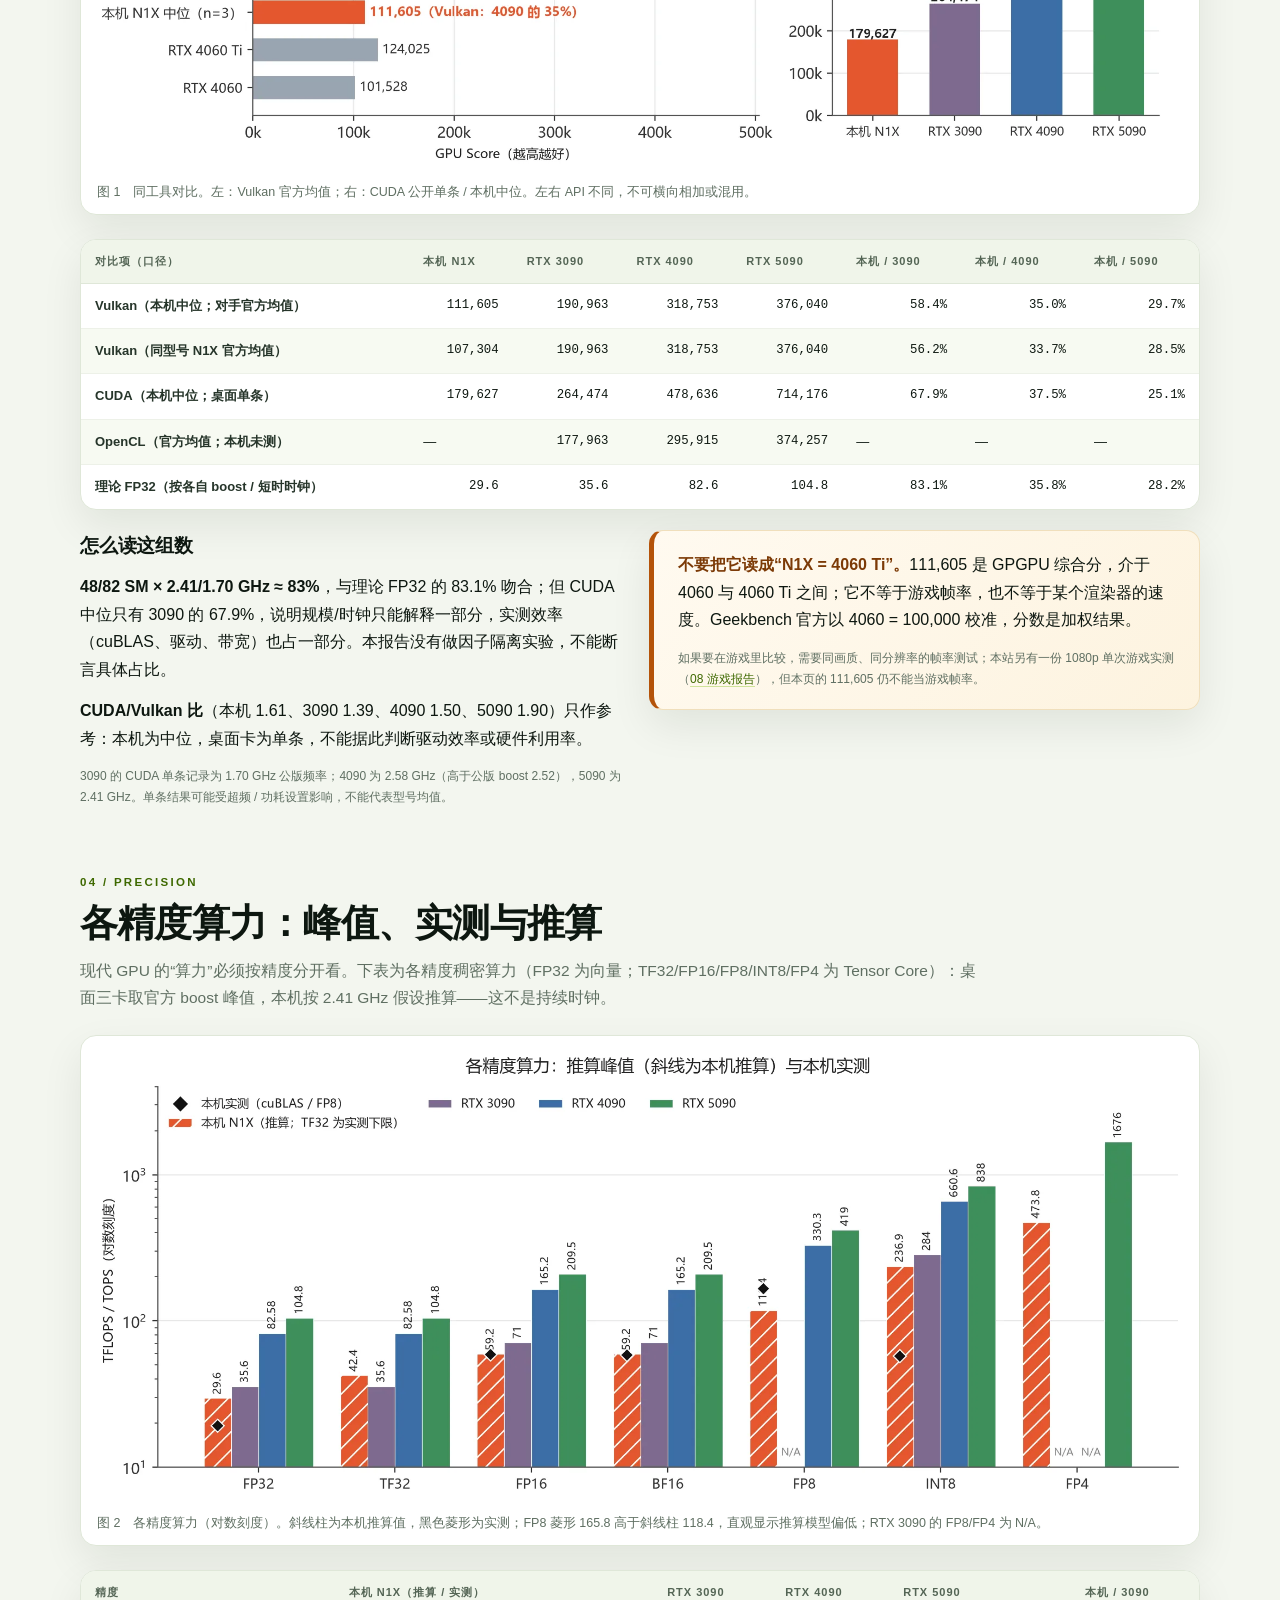
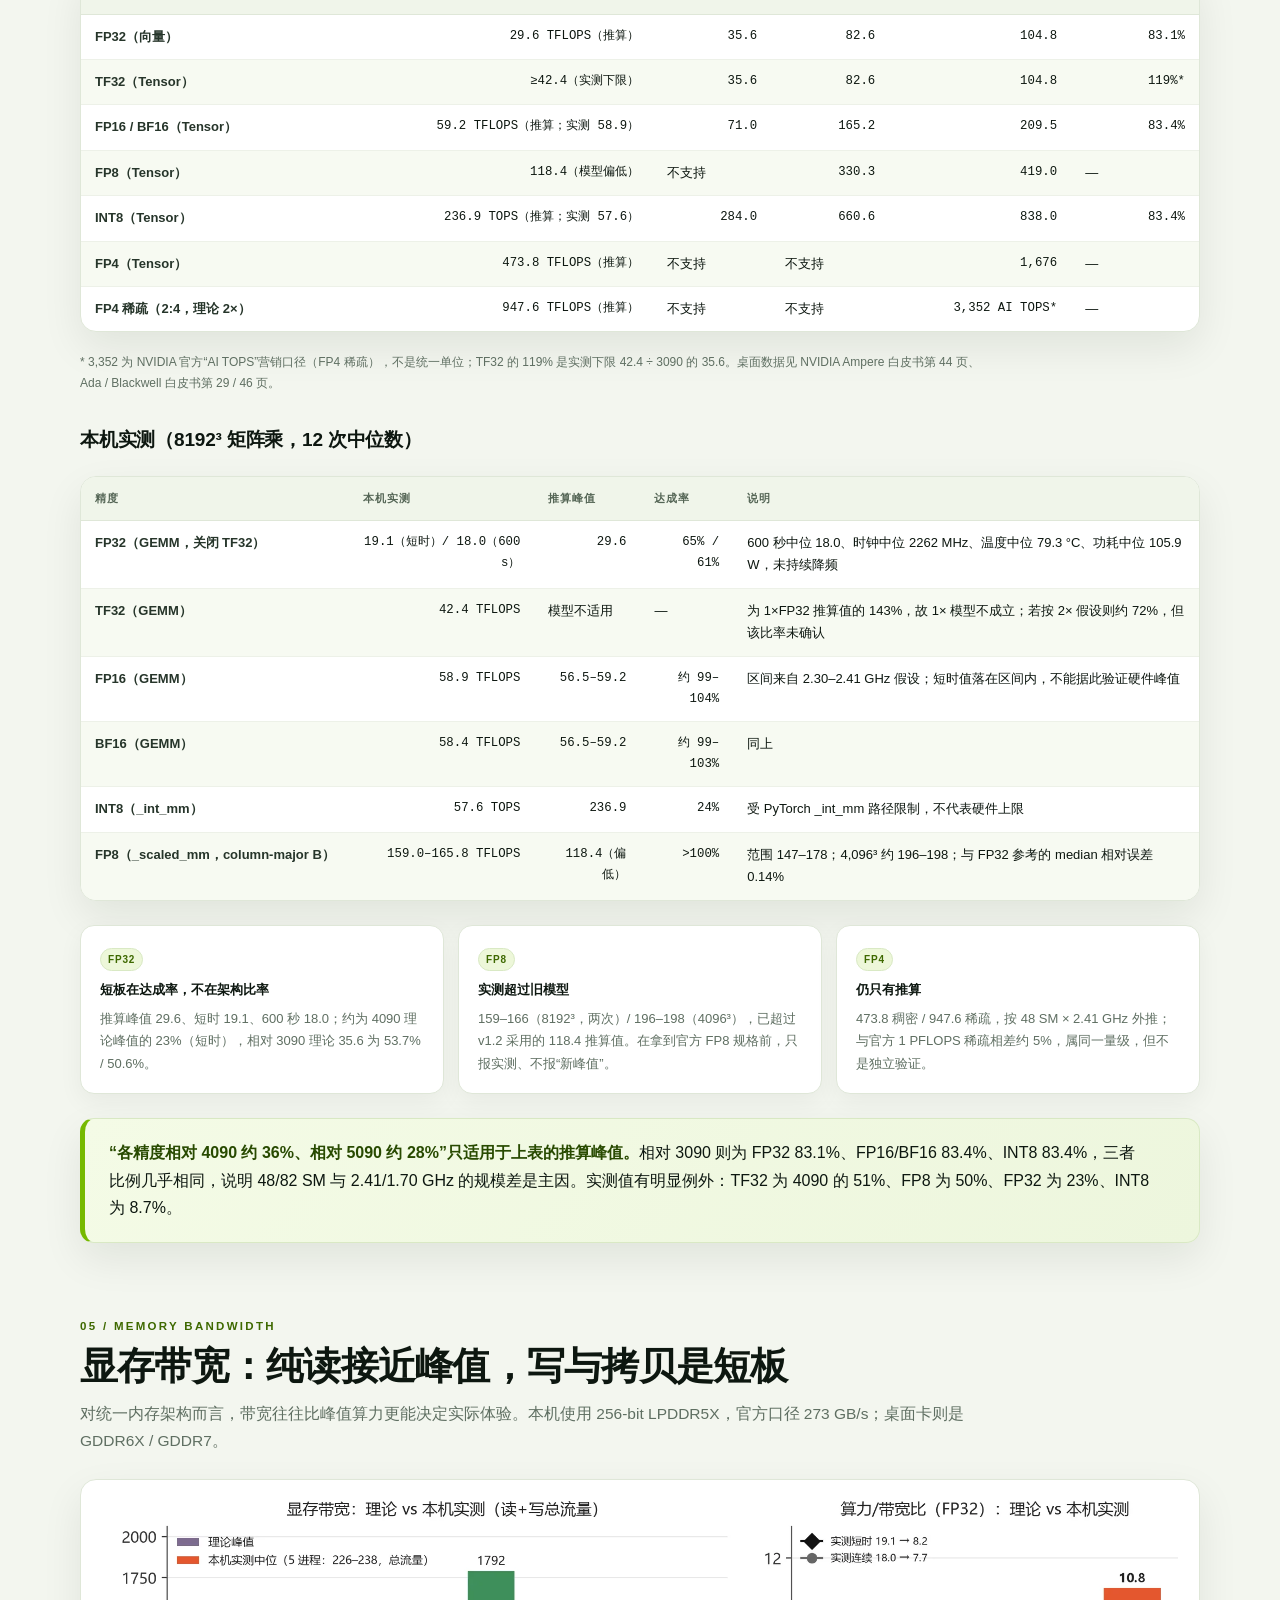
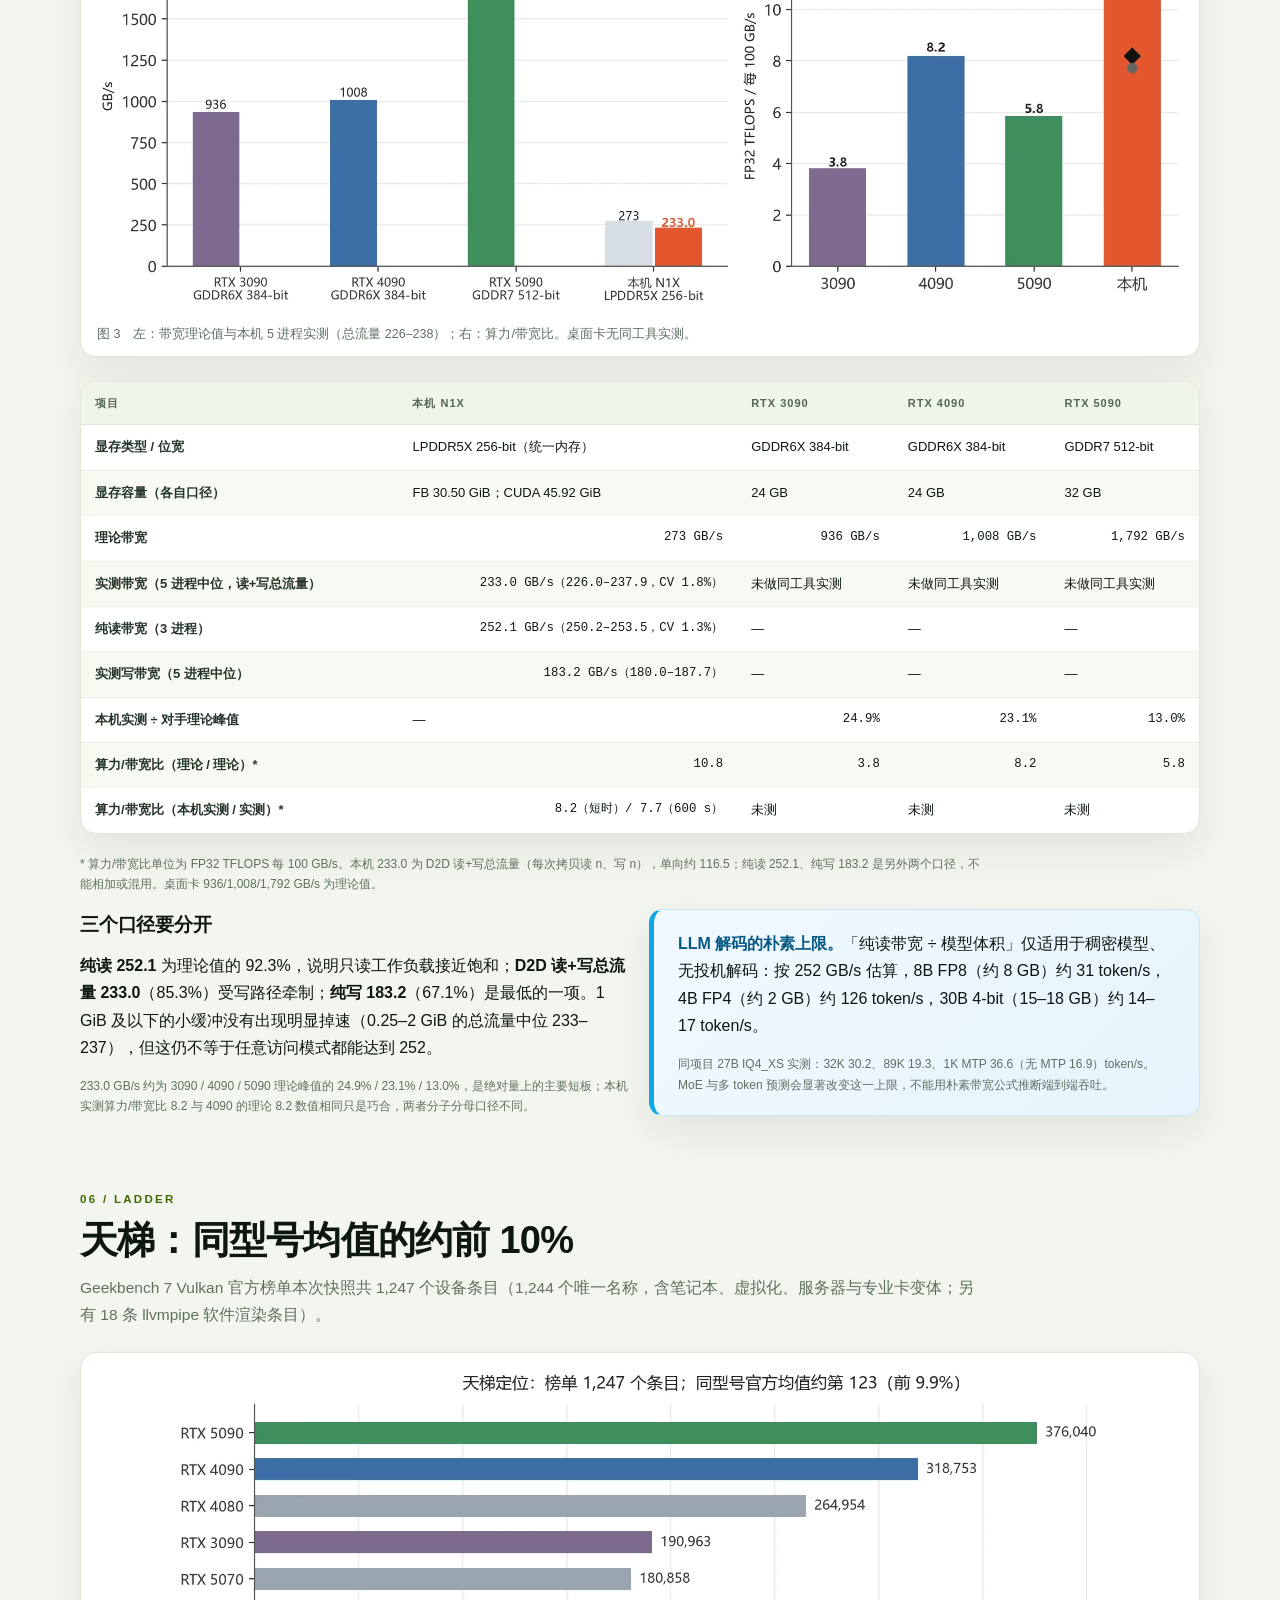
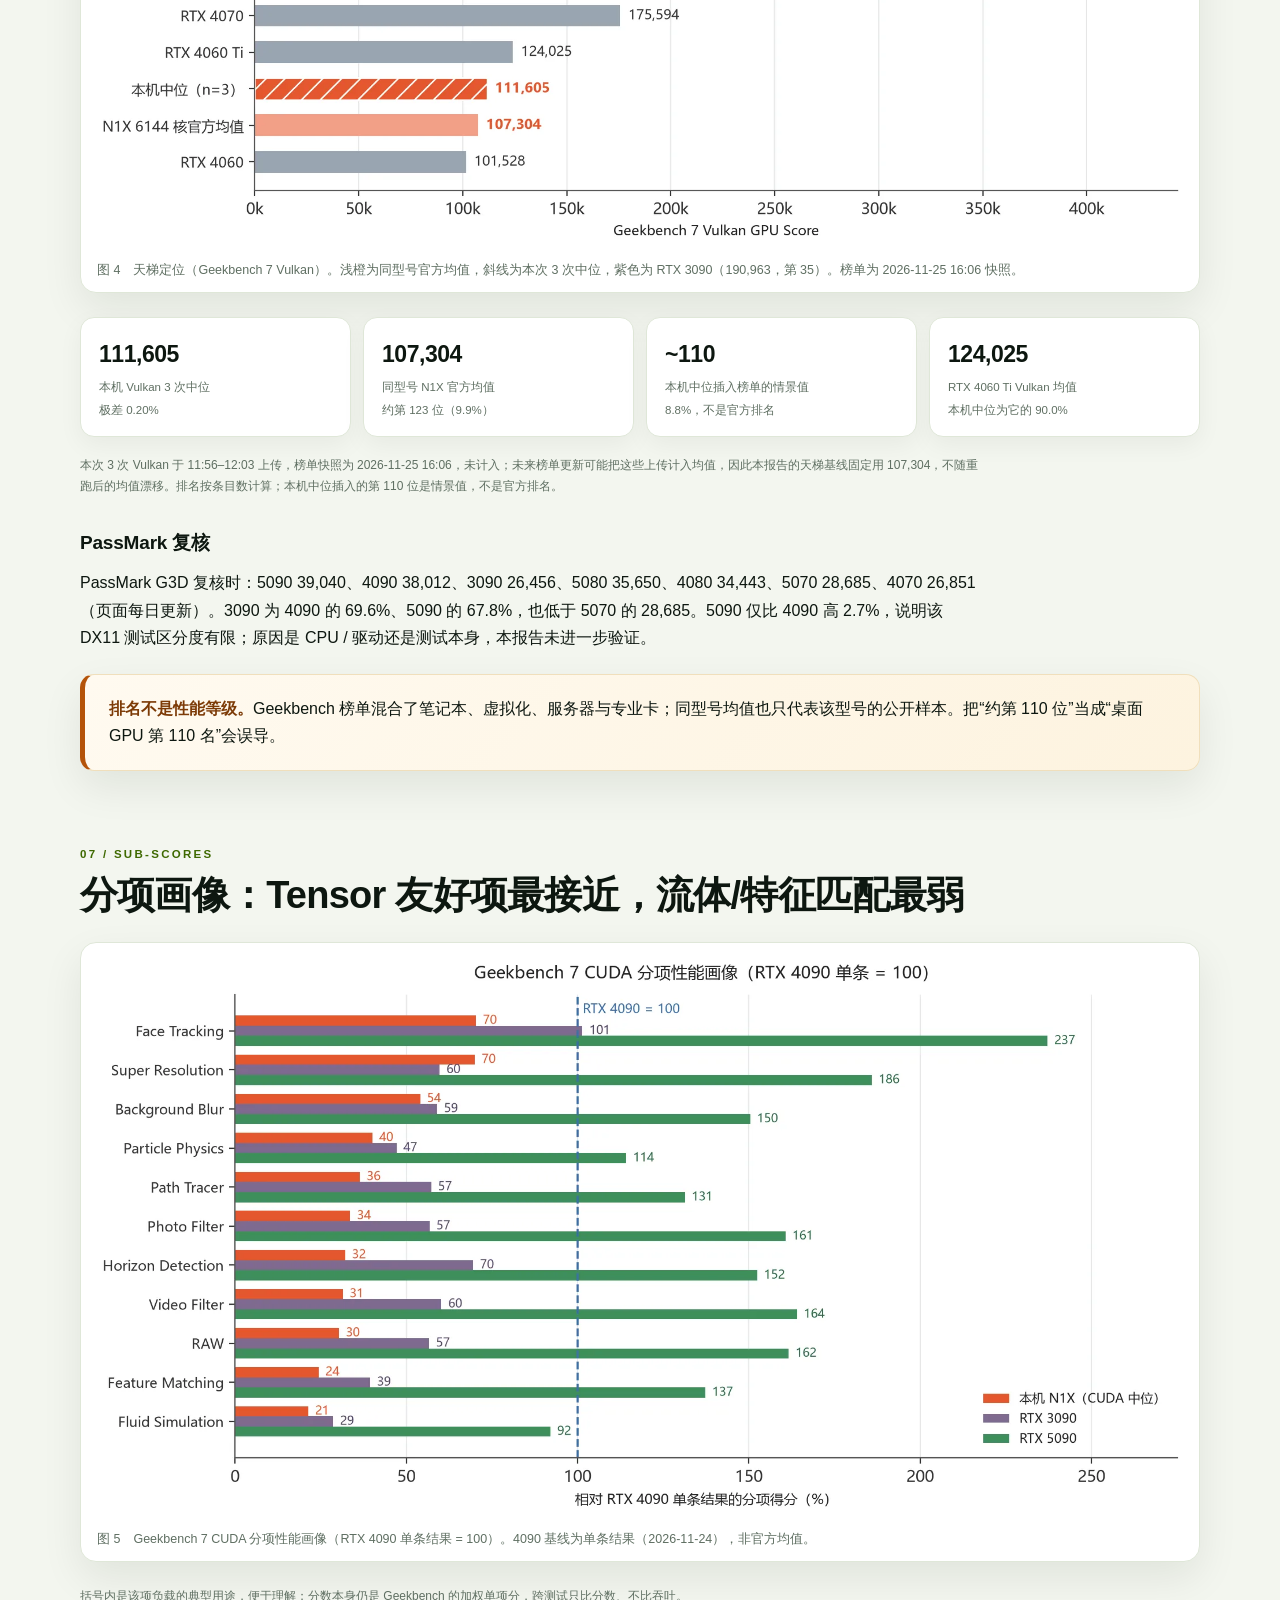
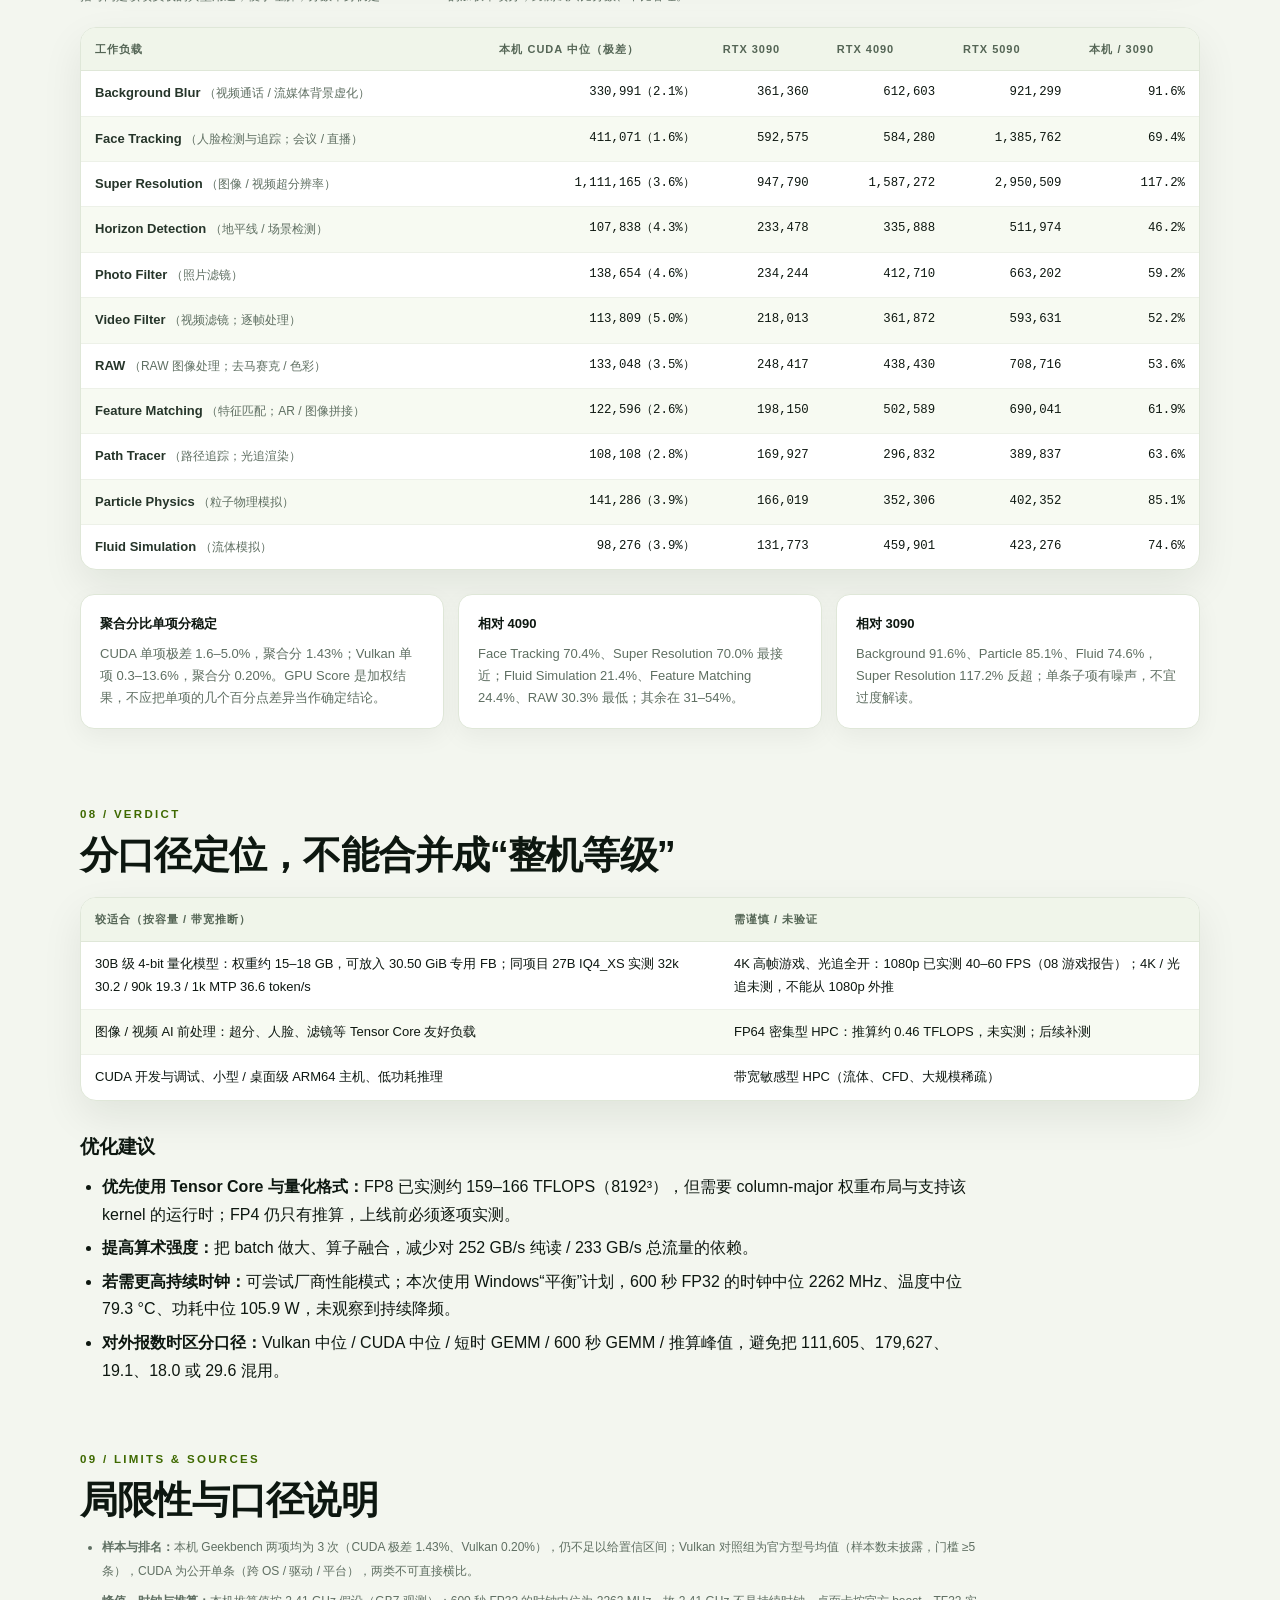
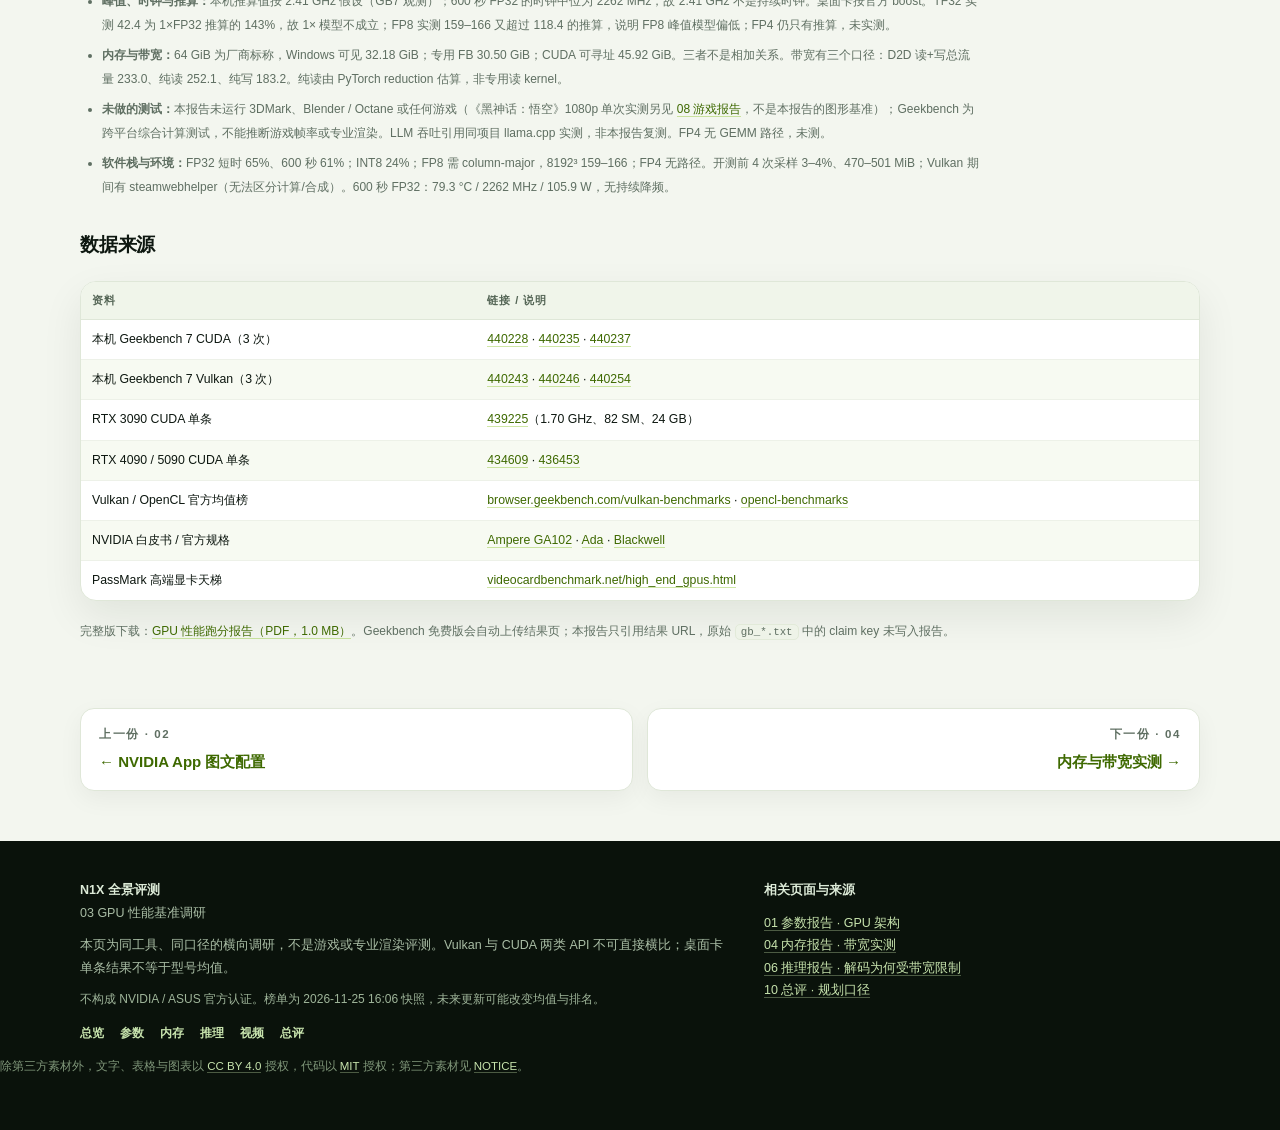
<file: benchmark.html>
<!doctype html>
<html lang="zh-CN">
<head>
<meta charset="utf-8">
<meta http-equiv="Content-Security-Policy" content="default-src 'none'; script-src 'self'; style-src 'self' 'unsafe-inline'; img-src 'self' data:; font-src 'self'; connect-src 'none'; object-src 'none'; base-uri 'none'; form-action 'none'; frame-src 'none'">
<meta name="viewport" content="width=device-width,initial-scale=1">
<title>03 GPU 性能基准调研 · N1X 全景评测</title>
<meta name="description" content="RTX Spark N1X 的 Geekbench 7、各精度算力与显存带宽实测，与 RTX 3090 / 4090 / 5090 的同口径对照。">
<link rel="stylesheet" href="assets/site.css">
<link rel="icon" href="assets/favicon.svg" type="image/svg+xml">
</head>
<body>
<a class="skip-link" href="#main">跳到正文</a>
<div class="progress-bar" aria-hidden="true"></div>

<header class="topbar">
  <div class="wrap">
    <a class="brand" href="index.html"><span class="mark">N1X</span><span>N1X 全景评测<small>ASUS ProArt GR1X · 2026</small></span></a>
    <button class="nav-toggle" type="button" aria-expanded="false" aria-controls="site-nav">目录</button>
    <nav class="nav" id="site-nav" aria-label="站点导航">
      <a href="index.html">总览</a>
      <a href="spec.html">参数</a>
      <a href="nvidia-app.html">配置</a>
      <a href="benchmark.html" class="active">基准</a>
      <a href="memory.html">内存</a>
      <a href="memory-story.html">快读</a>
      <a href="qwen.html">推理</a>
      <a href="h3.html">视频</a>
      <a href="wukong.html">游戏</a>
      <a href="evidence.html">证据</a>
      <a href="verdict.html">总评</a>
    </nav>
  </div>
</header>

<header class="hero compact">
  <div class="wrap">
    <div class="crumbs"><a href="index.html">总览</a><span class="sep">/</span><span>03 GPU 性能基准</span></div>
    <div class="eyebrow">03 / GPU benchmark · 2026-11-25</div>
    <h1>6,144 核，放在桌面 GPU 的<span>哪一格</span>？</h1>
    <p class="sub">Geekbench 7 · 精度算力 · 显存带宽 · 与 RTX 3090 / 4090 / 5090 的同口径对照</p>
    <p class="lede">官方只给了一个 1 PFLOP 的 FP4 数字。要回答“有多快”，得把本机放进公开榜单，再把峰值、实测、推算三种口径分开。本页的结论是 GPGPU 综合位置，不是游戏帧率。</p>
    <p class="page-q"><b>本页回答：</b>它的 GPGPU 算力在桌面卡里处在什么位置，哪些是实测、哪些是推算。</p>
    <div class="meta">
      <span>Geekbench 7.1.0 for Windows AArch64</span>
      <span>3× CUDA + 3× Vulkan</span>
      <span>榜单快照 2026-11-25 16:06</span>
      <span>PyTorch 2.14.1+cu130</span>
    </div>
    <div class="roles"><span class="role-pill">横向定位</span><span class="role-pill alt">同工具对比</span><span class="role-pill gray">非游戏实测</span></div>
  </div>
</header>

<nav class="toc" aria-label="本页目录">
  <div class="wrap">
    <a href="#s-summary">00 摘要</a><a href="#s-tools">01 工具调研</a><a href="#s-platform">02 平台方法</a>
    <a href="#s-gb7">03 Geekbench 7</a><a href="#s-precision">04 精度算力</a><a href="#s-bandwidth">05 显存带宽</a>
    <a href="#s-ladder">06 天梯定位</a><a href="#s-profile">07 分项画像</a><a href="#s-conclusion">08 结论</a><a href="#s-limits">09 局限</a>
  </div>
</nav>

<main class="wrap" id="main">

<section id="s-summary">
  <div class="kicker">00 / Executive summary</div>
  <h2>GPGPU 综合介于 RTX 4060 与 4060 Ti 之间，纯读带宽接近理论峰值</h2>
  <div class="callout">
    <ul class="checklist">
      <li><span class="ck">✓</span><div><b>Geekbench 7 Vulkan：111,605</b> 3 次 111,455 / 111,681 / 111,605，中位 111,605，极差 0.20%。同型号 N1X 官方均值 107,304，本机中位高 4.0%。<span class="tiny">插入榜单约第 110 位（8.8%，情景值）；介于 RTX 4060（101,528）与 4060 Ti（124,025）之间</span></div></li>
      <li><span class="ck">✓</span><div><b>CUDA：179,627</b> 3 次 181,862 / 179,627 / 179,298，极差 1.43%；为 RTX 3090 的 67.9%、4090 的 37.5%、5090 的 25.1%。<span class="tiny">桌面卡为公开单条结果，跨 OS / 驱动，只作量级参考</span></div></li>
      <li><span class="ck">✓</span><div><b>精度：FP16/BF16 58.9 / 58.4 TFLOPS</b> FP32 短时 19.1、600 秒中位 18.0；TF32 42.4；INT8 57.6；FP8 实测 159–166；FP4 仍只有推算。<span class="tiny">TF32 实测为 1×FP32 推算的 143%，说明 1× 模型不成立</span></div></li>
      <li><span class="ck">✓</span><div><b>带宽：纯读 252.1 GB/s</b> 为 273 GB/s 理论值的 92.3%；D2D 读+写总流量 233.0（85.3%）；纯写 183.2（67.1%）。<span class="tiny">5 个独立进程；D2D 单向约 116.5，不能当读带宽</span></div></li>
      <li><span class="ck">✓</span><div><b>定位：不是游戏卡</b> GPGPU 综合约 4060–4060 Ti；FP16 GEMM 58.9 与 RTX 4070 官方 FP16 Tensor 稠密 58.3 同量级；理论 FP32 29.6 为 3090 的 83.1%，但实测 19.1 只有 3090 理论 35.6 的 53.7%。<span class="tiny">本报告不推断游戏、渲染或端到端 LLM 性能</span></div></li>
    </ul>
  </div>
  <div class="callout amber">
    <p><strong>一句话：</strong>它的强项是“够用的 Tensor 算力 + 统一内存 + 低功耗”，不是“绝对算力”。把 111,605、179,627、19.1、18.0、29.6 混成一个“N1X 性能”，是最常见的引用错误。</p>
  </div>
</section>

<section id="s-tools">
  <div class="kicker">01 / Tool survey</div>
  <h2>为什么选 Geekbench 7 作为主口径</h2>
  <p class="lead">要做出“同工具、同口径”的对比，关键是选择既有 3090 / 4090 / 5090 公开数据、又能在本机（Windows on ARM）原生运行的工具。</p>
  <div class="table-wrap">
    <table>
      <thead><tr><th>工具</th><th>类型 / 测什么</th><th>3090 / 4090 / 5090 公开数据</th><th>本机（ARM64）可用性</th></tr></thead>
      <tbody>
        <tr><td class="dim">Geekbench 7 GPU</td><td>跨平台 GPGPU 综合：11 项图像、光追、粒子/流体物理；CUDA / Vulkan / OpenCL</td><td>有：Vulkan / OpenCL 有官方型号均值；CUDA 无均值榜，仅公开单条</td><td><span class="badge ok">原生 AArch64，已实测 CUDA + Vulkan</span></td></tr>
        <tr><td class="dim">Geekbench 6 GPU</td><td>上一代同类测试</td><td>有公开结果</td><td>有 ARM64 构建</td></tr>
        <tr><td class="dim">3DMark</td><td>游戏图形与光追</td><td>有</td><td><span class="badge no">无官方原生 ARM64</span></td></tr>
        <tr><td class="dim">PassMark</td><td>DirectX 11 综合 + 系统测试</td><td>有（每日更新）</td><td>有 ARM64 版，需管理员</td></tr>
        <tr><td class="dim">Blender Open Data</td><td>Cycles 渲染（CUDA/OptiX）</td><td>有</td><td><span class="badge no">无官方 Windows ARM64</span></td></tr>
        <tr><td class="dim">Geekbench AI</td><td>AI 推理：单精度 / 半精度 / 量化</td><td>有，但桌面 GPU 样本稀少</td><td>有 ARM64 版</td></tr>
        <tr><td class="dim">llama.cpp llama-bench</td><td>LLM 推理 pp / tg</td><td>社区数据多，配置不统一</td><td>有 win-cuda-arm64 官方构建</td></tr>
        <tr><td class="dim">AIDA64 / nvbandwidth</td><td>显存读写拷贝带宽</td><td>评测文章零散引用</td><td><span class="badge no">均无 ARM64</span></td></tr>
      </tbody>
    </table>
  </div>
  <p class="small">PassMark G3D 这类 DirectX 11 老测试在高端显卡上区分度有限（5090 仅比 4090 高 2.7%）；3DMark、Blender 虽权威，但在 Windows on ARM 上缺少官方原生版本。Geekbench 7 同时满足“有公开均值”和“本机原生可跑”，但它测的是 GPGPU 综合计算，不是游戏图形基准。</p>
</section>

<section id="s-platform">
  <div class="kicker">02 / Platform & method</div>
  <h2>测试平台与方法</h2>
  <div class="grid-2">
    <div class="table-wrap" style="margin-top:0">
      <table>
        <thead><tr><th>项目</th><th>规格</th></tr></thead>
        <tbody>
          <tr><td class="dim">整机 / SoC</td><td>ASUS GR1X / NVIDIA RTX Spark N1X（Blackwell SoC；AC-only）</td></tr>
          <tr><td class="dim">CPU</td><td>20 核 ARM64（2×10 核簇），最高 3.9 GHz</td></tr>
          <tr><td class="dim">内存</td><td>64 GiB 厂商标称；Windows 可见 32.18 GiB；FB 31,232 MiB（30.50 GiB）；CUDA 可寻址 45.92 GiB</td></tr>
          <tr><td class="dim">GPU</td><td>Blackwell，48 SM，6,144 CUDA，计算能力 12.1</td></tr>
          <tr><td class="dim">GPU 时钟</td><td>最高 3003 MHz；GB7 负载约 2.41 GHz；600 秒 FP32 中位 2262 MHz</td></tr>
          <tr><td class="dim">系统 / 驱动</td><td>Windows 11 ARM64 Build 28000 / NVIDIA 621.40（CUDA UMD 13.5）</td></tr>
          <tr><td class="dim">Geekbench</td><td>7.1.0 for Windows AArch64</td></tr>
        </tbody>
      </table>
    </div>
    <div class="callout" style="margin-top:0">
      <p><strong>方法：</strong>同工具对比用 Geekbench 7.1.0 原生 AArch64，CUDA 与 Vulkan 各 3 次，每次间隔冷却 60 秒，取中位数并给出极差。对照组 Vulkan 取官方 Charts 型号均值（页面明示仅收录 ≥5 条独立结果），CUDA 无官方均值，取公开单条结果。</p>
      <p><strong>带宽：</strong>Python ctypes 调用 CUDA Driver API；1 GiB 缓冲、20 次测量，5 个独立进程依次运行（进程间冷却 60 秒）。D2D 同时给“单向”和“读+写总流量”两个口径，不混用。纯读用 PyTorch reduction，纯写用 cuMemsetD8。</p>
      <p><strong>精度：</strong>ComfyUI 自带 PyTorch 2.14.1+cu130，8192³ 矩阵乘，预热 4 次、测量 12 次取中位数。FP8 使用 <code>torch._scaled_mm</code>，第二操作数必须为 column-major。</p>
      <p class="small" style="margin-bottom:0">环境：开测前 GPU 连续 4 次采样为 3–4% 利用率、470–501 MiB；Vulkan 运行期间出现 steamwebhelper，nvidia-smi 无法区分计算与合成。Vulkan 极差仍为 0.20%，但不能据此断言完全无干扰。</p>
    </div>
  </div>
  <div class="callout blue">
    <p><strong>一个容易忽略的字段冲突。</strong>Geekbench 自报 “Maximum Frequency 1.05 GHz”，与 nvidia-smi 的 3003 MHz 冲突；该字段不可作为核心频率依据。本报告以 nvidia-smi 的最高 3003 MHz 与负载实测 2.26–2.41 GHz 为准。</p>
  </div>
</section>

<section id="s-gb7">
  <div class="kicker">03 / Same tool, three cards</div>
  <h2>Geekbench 7：本机与桌面三卡</h2>
  <p class="lead">Geekbench 7 的 GPU 测试包含背景虚化、人脸追踪、超分辨率、地平线检测、照片滤镜、视频滤镜、RAW 处理、特征匹配、路径追踪、粒子物理、流体模拟共 11 项工作负载，最终折算为一个 GPU Score。官方以 RTX 4060 = 100,000 为基准校准。</p>
  <figure>
    <img src="assets/img/bench/fig1_gb7.webp" alt="Geekbench 7 本机与 RTX 3090/4090/5090 对比图" width="2056" height="840" loading="lazy" decoding="async">
    <figcaption>图 1　同工具对比。左：Vulkan 官方均值；右：CUDA 公开单条 / 本机中位。左右 API 不同，不可横向相加或混用。</figcaption>
  </figure>
  <div class="table-wrap">
    <table>
      <thead><tr><th>对比项（口径）</th><th>本机 N1X</th><th>RTX 3090</th><th>RTX 4090</th><th>RTX 5090</th><th>本机 / 3090</th><th>本机 / 4090</th><th>本机 / 5090</th></tr></thead>
      <tbody>
        <tr><td class="dim">Vulkan（本机中位；对手官方均值）</td><td class="num">111,605</td><td class="num">190,963</td><td class="num">318,753</td><td class="num">376,040</td><td class="num">58.4%</td><td class="num">35.0%</td><td class="num">29.7%</td></tr>
        <tr><td class="dim">Vulkan（同型号 N1X 官方均值）</td><td class="num">107,304</td><td class="num">190,963</td><td class="num">318,753</td><td class="num">376,040</td><td class="num">56.2%</td><td class="num">33.7%</td><td class="num">28.5%</td></tr>
        <tr><td class="dim">CUDA（本机中位；桌面单条）</td><td class="num">179,627</td><td class="num">264,474</td><td class="num">478,636</td><td class="num">714,176</td><td class="num">67.9%</td><td class="num">37.5%</td><td class="num">25.1%</td></tr>
        <tr><td class="dim">OpenCL（官方均值；本机未测）</td><td>—</td><td class="num">177,963</td><td class="num">295,915</td><td class="num">374,257</td><td>—</td><td>—</td><td>—</td></tr>
        <tr><td class="dim">理论 FP32（按各自 boost / 短时时钟）</td><td class="num">29.6</td><td class="num">35.6</td><td class="num">82.6</td><td class="num">104.8</td><td class="num">83.1%</td><td class="num">35.8%</td><td class="num">28.2%</td></tr>
      </tbody>
    </table>
  </div>
  <div class="grid-2">
    <div>
      <h3 style="margin-top:0">怎么读这组数</h3>
      <p><b>48/82 SM × 2.41/1.70 GHz ≈ 83%</b>，与理论 FP32 的 83.1% 吻合；但 CUDA 中位只有 3090 的 67.9%，说明规模/时钟只能解释一部分，实测效率（cuBLAS、驱动、带宽）也占一部分。本报告没有做因子隔离实验，不能断言具体占比。</p>
      <p><b>CUDA/Vulkan 比</b>（本机 1.61、3090 1.39、4090 1.50、5090 1.90）只作参考：本机为中位，桌面卡为单条，不能据此判断驱动效率或硬件利用率。</p>
      <p class="small">3090 的 CUDA 单条记录为 1.70 GHz 公版频率；4090 为 2.58 GHz（高于公版 boost 2.52），5090 为 2.41 GHz。单条结果可能受超频 / 功耗设置影响，不能代表型号均值。</p>
    </div>
    <div class="callout amber" style="margin-top:0">
      <p><strong>不要把它读成“N1X = 4060 Ti”。</strong>111,605 是 GPGPU 综合分，介于 4060 与 4060 Ti 之间；它不等于游戏帧率，也不等于某个渲染器的速度。Geekbench 官方以 4060 = 100,000 校准，分数是加权结果。</p>
      <p class="small" style="margin-bottom:0">如果要在游戏里比较，需要同画质、同分辨率的帧率测试；本站另有一份 1080p 单次游戏实测（<a href="wukong.html">08 游戏报告</a>），但本页的 111,605 仍不能当游戏帧率。</p>
    </div>
  </div>
</section>

<section id="s-precision">
  <div class="kicker">04 / Precision</div>
  <h2>各精度算力：峰值、实测与推算</h2>
  <p class="lead">现代 GPU 的“算力”必须按精度分开看。下表为各精度稠密算力（FP32 为向量；TF32/FP16/FP8/INT8/FP4 为 Tensor Core）：桌面三卡取官方 boost 峰值，本机按 2.41 GHz 假设推算——这不是持续时钟。</p>
  <figure>
    <img src="assets/img/bench/fig2_precision.webp" alt="各精度算力对比图" width="2020" height="840" loading="lazy" decoding="async">
    <figcaption>图 2　各精度算力（对数刻度）。斜线柱为本机推算值，黑色菱形为实测；FP8 菱形 165.8 高于斜线柱 118.4，直观显示推算模型偏低；RTX 3090 的 FP8/FP4 为 N/A。</figcaption>
  </figure>
  <div class="table-wrap">
    <table>
      <thead><tr><th>精度</th><th>本机 N1X（推算 / 实测）</th><th>RTX 3090</th><th>RTX 4090</th><th>RTX 5090</th><th>本机 / 3090</th></tr></thead>
      <tbody>
        <tr><td class="dim">FP32（向量）</td><td class="num">29.6 TFLOPS（推算）</td><td class="num">35.6</td><td class="num">82.6</td><td class="num">104.8</td><td class="num">83.1%</td></tr>
        <tr><td class="dim">TF32（Tensor）</td><td class="num">≥42.4（实测下限）</td><td class="num">35.6</td><td class="num">82.6</td><td class="num">104.8</td><td class="num">119%*</td></tr>
        <tr><td class="dim">FP16 / BF16（Tensor）</td><td class="num">59.2 TFLOPS（推算；实测 58.9）</td><td class="num">71.0</td><td class="num">165.2</td><td class="num">209.5</td><td class="num">83.4%</td></tr>
        <tr><td class="dim">FP8（Tensor）</td><td class="num">118.4（模型偏低）</td><td>不支持</td><td class="num">330.3</td><td class="num">419.0</td><td>—</td></tr>
        <tr><td class="dim">INT8（Tensor）</td><td class="num">236.9 TOPS（推算；实测 57.6）</td><td class="num">284.0</td><td class="num">660.6</td><td class="num">838.0</td><td class="num">83.4%</td></tr>
        <tr><td class="dim">FP4（Tensor）</td><td class="num">473.8 TFLOPS（推算）</td><td>不支持</td><td>不支持</td><td class="num">1,676</td><td>—</td></tr>
        <tr><td class="dim">FP4 稀疏（2:4，理论 2×）</td><td class="num">947.6 TFLOPS（推算）</td><td>不支持</td><td>不支持</td><td class="num">3,352 AI TOPS*</td><td>—</td></tr>
      </tbody>
    </table>
  </div>
  <p class="small">* 3,352 为 NVIDIA 官方“AI TOPS”营销口径（FP4 稀疏），不是统一单位；TF32 的 119% 是实测下限 42.4 ÷ 3090 的 35.6。桌面数据见 NVIDIA Ampere 白皮书第 44 页、Ada / Blackwell 白皮书第 29 / 46 页。</p>

  <h3>本机实测（8192³ 矩阵乘，12 次中位数）</h3>
  <div class="table-wrap">
    <table>
      <thead><tr><th>精度</th><th>本机实测</th><th>推算峰值</th><th>达成率</th><th>说明</th></tr></thead>
      <tbody>
        <tr><td class="dim">FP32（GEMM，关闭 TF32）</td><td class="num">19.1（短时）/ 18.0（600 s）</td><td class="num">29.6</td><td class="num">65% / 61%</td><td>600 秒中位 18.0、时钟中位 2262 MHz、温度中位 79.3 °C、功耗中位 105.9 W，未持续降频</td></tr>
        <tr><td class="dim">TF32（GEMM）</td><td class="num">42.4 TFLOPS</td><td>模型不适用</td><td>—</td><td>为 1×FP32 推算值的 143%，故 1× 模型不成立；若按 2× 假设则约 72%，但该比率未确认</td></tr>
        <tr><td class="dim">FP16（GEMM）</td><td class="num">58.9 TFLOPS</td><td class="num">56.5–59.2</td><td class="num">约 99–104%</td><td>区间来自 2.30–2.41 GHz 假设；短时值落在区间内，不能据此验证硬件峰值</td></tr>
        <tr><td class="dim">BF16（GEMM）</td><td class="num">58.4 TFLOPS</td><td class="num">56.5–59.2</td><td class="num">约 99–103%</td><td>同上</td></tr>
        <tr><td class="dim">INT8（_int_mm）</td><td class="num">57.6 TOPS</td><td class="num">236.9</td><td class="num">24%</td><td>受 PyTorch _int_mm 路径限制，不代表硬件上限</td></tr>
        <tr><td class="dim">FP8（_scaled_mm，column-major B）</td><td class="num">159.0–165.8 TFLOPS</td><td class="num">118.4（偏低）</td><td class="num">&gt;100%</td><td>范围 147–178；4,096³ 约 196–198；与 FP32 参考的 median 相对误差 0.14%</td></tr>
      </tbody>
    </table>
  </div>
  <div class="notes">
    <div class="note-card"><span class="tag">FP32</span><b>短板在达成率，不在架构比率</b><p>推算峰值 29.6、短时 19.1、600 秒 18.0；约为 4090 理论峰值的 23%（短时），相对 3090 理论 35.6 为 53.7% / 50.6%。</p></div>
    <div class="note-card"><span class="tag">FP8</span><b>实测超过旧模型</b><p>159–166（8192³，两次）/ 196–198（4096³），已超过 v1.2 采用的 118.4 推算值。在拿到官方 FP8 规格前，只报实测、不报“新峰值”。</p></div>
    <div class="note-card"><span class="tag">FP4</span><b>仍只有推算</b><p>473.8 稠密 / 947.6 稀疏，按 48 SM × 2.41 GHz 外推；与官方 1 PFLOPS 稀疏相差约 5%，属同一量级，但不是独立验证。</p></div>
  </div>
  <div class="callout">
    <p><strong>“各精度相对 4090 约 36%、相对 5090 约 28%”只适用于上表的推算峰值。</strong>相对 3090 则为 FP32 83.1%、FP16/BF16 83.4%、INT8 83.4%，三者比例几乎相同，说明 48/82 SM 与 2.41/1.70 GHz 的规模差是主因。实测值有明显例外：TF32 为 4090 的 51%、FP8 为 50%、FP32 为 23%、INT8 为 8.7%。</p>
  </div>
</section>

<section id="s-bandwidth">
  <div class="kicker">05 / Memory bandwidth</div>
  <h2>显存带宽：纯读接近峰值，写与拷贝是短板</h2>
  <p class="lead">对统一内存架构而言，带宽往往比峰值算力更能决定实际体验。本机使用 256-bit LPDDR5X，官方口径 273 GB/s；桌面卡则是 GDDR6X / GDDR7。</p>
  <figure>
    <img src="assets/img/bench/fig3_bandwidth.webp" alt="显存带宽与算力带宽比对比图" width="2020" height="780" loading="lazy" decoding="async">
    <figcaption>图 3　左：带宽理论值与本机 5 进程实测（总流量 226–238）；右：算力/带宽比。桌面卡无同工具实测。</figcaption>
  </figure>
  <div class="table-wrap">
    <table>
      <thead><tr><th>项目</th><th>本机 N1X</th><th>RTX 3090</th><th>RTX 4090</th><th>RTX 5090</th></tr></thead>
      <tbody>
        <tr><td class="dim">显存类型 / 位宽</td><td>LPDDR5X 256-bit（统一内存）</td><td>GDDR6X 384-bit</td><td>GDDR6X 384-bit</td><td>GDDR7 512-bit</td></tr>
        <tr><td class="dim">显存容量（各自口径）</td><td>FB 30.50 GiB；CUDA 45.92 GiB</td><td>24 GB</td><td>24 GB</td><td>32 GB</td></tr>
        <tr><td class="dim">理论带宽</td><td class="num">273 GB/s</td><td class="num">936 GB/s</td><td class="num">1,008 GB/s</td><td class="num">1,792 GB/s</td></tr>
        <tr><td class="dim">实测带宽（5 进程中位，读+写总流量）</td><td class="num">233.0 GB/s（226.0–237.9，CV 1.8%）</td><td>未做同工具实测</td><td>未做同工具实测</td><td>未做同工具实测</td></tr>
        <tr><td class="dim">纯读带宽（3 进程）</td><td class="num">252.1 GB/s（250.2–253.5，CV 1.3%）</td><td>—</td><td>—</td><td>—</td></tr>
        <tr><td class="dim">实测写带宽（5 进程中位）</td><td class="num">183.2 GB/s（180.0–187.7）</td><td>—</td><td>—</td><td>—</td></tr>
        <tr><td class="dim">本机实测 ÷ 对手理论峰值</td><td>—</td><td class="num">24.9%</td><td class="num">23.1%</td><td class="num">13.0%</td></tr>
        <tr><td class="dim">算力/带宽比（理论 / 理论）*</td><td class="num">10.8</td><td class="num">3.8</td><td class="num">8.2</td><td class="num">5.8</td></tr>
        <tr><td class="dim">算力/带宽比（本机实测 / 实测）*</td><td class="num">8.2（短时）/ 7.7（600 s）</td><td>未测</td><td>未测</td><td>未测</td></tr>
      </tbody>
    </table>
  </div>
  <p class="small">* 算力/带宽比单位为 FP32 TFLOPS 每 100 GB/s。本机 233.0 为 D2D 读+写总流量（每次拷贝读 n、写 n），单向约 116.5；纯读 252.1、纯写 183.2 是另外两个口径，不能相加或混用。桌面卡 936/1,008/1,792 GB/s 为理论值。</p>
  <div class="grid-2">
    <div>
      <h3 style="margin-top:0">三个口径要分开</h3>
      <p><b>纯读 252.1</b> 为理论值的 92.3%，说明只读工作负载接近饱和；<b>D2D 读+写总流量 233.0</b>（85.3%）受写路径牵制；<b>纯写 183.2</b>（67.1%）是最低的一项。1 GiB 及以下的小缓冲没有出现明显掉速（0.25–2 GiB 的总流量中位 233–237），但这仍不等于任意访问模式都能达到 252。</p>
      <p class="small">233.0 GB/s 约为 3090 / 4090 / 5090 理论峰值的 24.9% / 23.1% / 13.0%，是绝对量上的主要短板；本机实测算力/带宽比 8.2 与 4090 的理论 8.2 数值相同只是巧合，两者分子分母口径不同。</p>
    </div>
    <div class="callout blue" style="margin-top:0">
      <p><strong>LLM 解码的朴素上限。</strong>「纯读带宽 ÷ 模型体积」仅适用于稠密模型、无投机解码：按 252 GB/s 估算，8B FP8（约 8 GB）约 31 token/s，4B FP4（约 2 GB）约 126 token/s，30B 4-bit（15–18 GB）约 14–17 token/s。</p>
      <p class="small" style="margin-bottom:0">同项目 27B IQ4_XS 实测：32K 30.2、89K 19.3、1K MTP 36.6（无 MTP 16.9）token/s。MoE 与多 token 预测会显著改变这一上限，不能用朴素带宽公式推断端到端吞吐。</p>
    </div>
  </div>
</section>

<section id="s-ladder">
  <div class="kicker">06 / Ladder</div>
  <h2>天梯：同型号均值的约前 10%</h2>
  <p class="lead">Geekbench 7 Vulkan 官方榜单本次快照共 1,247 个设备条目（1,244 个唯一名称，含笔记本、虚拟化、服务器与专业卡变体；另有 18 条 llvmpipe 软件渲染条目）。</p>
  <figure>
    <img src="assets/img/bench/fig5_ladder.webp" alt="Geekbench 7 Vulkan 天梯定位图" width="1940" height="860" loading="lazy" decoding="async">
    <figcaption>图 4　天梯定位（Geekbench 7 Vulkan）。浅橙为同型号官方均值，斜线为本次 3 次中位，紫色为 RTX 3090（190,963，第 35）。榜单为 2026-11-25 16:06 快照。</figcaption>
  </figure>
  <div class="cards">
    <div class="card"><b>111,605</b><span>本机 Vulkan 3 次中位</span><span class="tool">极差 0.20%</span></div>
    <div class="card"><b>107,304</b><span>同型号 N1X 官方均值</span><span class="tool">约第 123 位（9.9%）</span></div>
    <div class="card"><b>~110</b><span>本机中位插入榜单的情景值</span><span class="tool">8.8%，不是官方排名</span></div>
    <div class="card"><b>124,025</b><span>RTX 4060 Ti Vulkan 均值</span><span class="tool">本机中位为它的 90.0%</span></div>
  </div>
  <p class="small">本次 3 次 Vulkan 于 11:56–12:03 上传，榜单快照为 2026-11-25 16:06，未计入；未来榜单更新可能把这些上传计入均值，因此本报告的天梯基线固定用 107,304，不随重跑后的均值漂移。排名按条目数计算；本机中位插入的第 110 位是情景值，不是官方排名。</p>
  <h3>PassMark 复核</h3>
  <p>PassMark G3D 复核时：5090 39,040、4090 38,012、3090 26,456、5080 35,650、4080 34,443、5070 28,685、4070 26,851（页面每日更新）。3090 为 4090 的 69.6%、5090 的 67.8%，也低于 5070 的 28,685。5090 仅比 4090 高 2.7%，说明该 DX11 测试区分度有限；原因是 CPU / 驱动还是测试本身，本报告未进一步验证。</p>
  <div class="callout amber">
    <p><strong>排名不是性能等级。</strong>Geekbench 榜单混合了笔记本、虚拟化、服务器与专业卡；同型号均值也只代表该型号的公开样本。把“约第 110 位”当成“桌面 GPU 第 110 名”会误导。</p>
  </div>
</section>

<section id="s-profile">
  <div class="kicker">07 / Sub-scores</div>
  <h2>分项画像：Tensor 友好项最接近，流体/特征匹配最弱</h2>
  <figure>
    <img src="assets/img/bench/fig4_profile.webp" alt="Geekbench 7 CUDA 分项性能画像" width="1900" height="980" loading="lazy" decoding="async">
    <figcaption>图 5　Geekbench 7 CUDA 分项性能画像（RTX 4090 单条结果 = 100）。4090 基线为单条结果（2026-11-24），非官方均值。</figcaption>
  </figure>
  <p class="small">括号内是该项负载的典型用途，便于理解；分数本身仍是 Geekbench 的加权单项分，跨测试只比分数、不比吞吐。</p>
  <div class="table-wrap">
    <table>
      <thead><tr><th>工作负载</th><th>本机 CUDA 中位（极差）</th><th>RTX 3090</th><th>RTX 4090</th><th>RTX 5090</th><th>本机 / 3090</th></tr></thead>
      <tbody>
        <tr><td class="dim">Background Blur <span class="small" style="font-weight:400">（视频通话 / 流媒体背景虚化）</span></td><td class="num">330,991（2.1%）</td><td class="num">361,360</td><td class="num">612,603</td><td class="num">921,299</td><td class="num">91.6%</td></tr>
        <tr><td class="dim">Face Tracking <span class="small" style="font-weight:400">（人脸检测与追踪；会议 / 直播）</span></td><td class="num">411,071（1.6%）</td><td class="num">592,575</td><td class="num">584,280</td><td class="num">1,385,762</td><td class="num">69.4%</td></tr>
        <tr><td class="dim">Super Resolution <span class="small" style="font-weight:400">（图像 / 视频超分辨率）</span></td><td class="num">1,111,165（3.6%）</td><td class="num">947,790</td><td class="num">1,587,272</td><td class="num">2,950,509</td><td class="num">117.2%</td></tr>
        <tr><td class="dim">Horizon Detection <span class="small" style="font-weight:400">（地平线 / 场景检测）</span></td><td class="num">107,838（4.3%）</td><td class="num">233,478</td><td class="num">335,888</td><td class="num">511,974</td><td class="num">46.2%</td></tr>
        <tr><td class="dim">Photo Filter <span class="small" style="font-weight:400">（照片滤镜）</span></td><td class="num">138,654（4.6%）</td><td class="num">234,244</td><td class="num">412,710</td><td class="num">663,202</td><td class="num">59.2%</td></tr>
        <tr><td class="dim">Video Filter <span class="small" style="font-weight:400">（视频滤镜；逐帧处理）</span></td><td class="num">113,809（5.0%）</td><td class="num">218,013</td><td class="num">361,872</td><td class="num">593,631</td><td class="num">52.2%</td></tr>
        <tr><td class="dim">RAW <span class="small" style="font-weight:400">（RAW 图像处理；去马赛克 / 色彩）</span></td><td class="num">133,048（3.5%）</td><td class="num">248,417</td><td class="num">438,430</td><td class="num">708,716</td><td class="num">53.6%</td></tr>
        <tr><td class="dim">Feature Matching <span class="small" style="font-weight:400">（特征匹配；AR / 图像拼接）</span></td><td class="num">122,596（2.6%）</td><td class="num">198,150</td><td class="num">502,589</td><td class="num">690,041</td><td class="num">61.9%</td></tr>
        <tr><td class="dim">Path Tracer <span class="small" style="font-weight:400">（路径追踪；光追渲染）</span></td><td class="num">108,108（2.8%）</td><td class="num">169,927</td><td class="num">296,832</td><td class="num">389,837</td><td class="num">63.6%</td></tr>
        <tr><td class="dim">Particle Physics <span class="small" style="font-weight:400">（粒子物理模拟）</span></td><td class="num">141,286（3.9%）</td><td class="num">166,019</td><td class="num">352,306</td><td class="num">402,352</td><td class="num">85.1%</td></tr>
        <tr><td class="dim">Fluid Simulation <span class="small" style="font-weight:400">（流体模拟）</span></td><td class="num">98,276（3.9%）</td><td class="num">131,773</td><td class="num">459,901</td><td class="num">423,276</td><td class="num">74.6%</td></tr>
      </tbody>
    </table>
  </div>
  <div class="notes">
    <div class="note-card"><b>聚合分比单项分稳定</b><p>CUDA 单项极差 1.6–5.0%，聚合分 1.43%；Vulkan 单项 0.3–13.6%，聚合分 0.20%。GPU Score 是加权结果，不应把单项的几个百分点差异当作确定结论。</p></div>
    <div class="note-card"><b>相对 4090</b><p>Face Tracking 70.4%、Super Resolution 70.0% 最接近；Fluid Simulation 21.4%、Feature Matching 24.4%、RAW 30.3% 最低；其余在 31–54%。</p></div>
    <div class="note-card"><b>相对 3090</b><p>Background 91.6%、Particle 85.1%、Fluid 74.6%，Super Resolution 117.2% 反超；单条子项有噪声，不宜过度解读。</p></div>
  </div>
</section>

<section id="s-conclusion">
  <div class="kicker">08 / Verdict</div>
  <h2>分口径定位，不能合并成“整机等级”</h2>
  <div class="table-wrap">
    <table>
      <thead><tr><th>较适合（按容量 / 带宽推断）</th><th>需谨慎 / 未验证</th></tr></thead>
      <tbody>
        <tr><td>30B 级 4-bit 量化模型：权重约 15–18 GB，可放入 30.50 GiB 专用 FB；同项目 27B IQ4_XS 实测 32k 30.2 / 90k 19.3 / 1k MTP 36.6 token/s</td><td>4K 高帧游戏、光追全开：1080p 已实测 40–60 FPS（08 游戏报告）；4K / 光追未测，不能从 1080p 外推</td></tr>
        <tr><td>图像 / 视频 AI 前处理：超分、人脸、滤镜等 Tensor Core 友好负载</td><td>FP64 密集型 HPC：推算约 0.46 TFLOPS，未实测；后续补测</td></tr>
        <tr><td>CUDA 开发与调试、小型 / 桌面级 ARM64 主机、低功耗推理</td><td>带宽敏感型 HPC（流体、CFD、大规模稀疏）</td></tr>
      </tbody>
    </table>
  </div>
  <h3>优化建议</h3>
  <ul>
    <li><b>优先使用 Tensor Core 与量化格式：</b>FP8 已实测约 159–166 TFLOPS（8192³），但需要 column-major 权重布局与支持该 kernel 的运行时；FP4 仍只有推算，上线前必须逐项实测。</li>
    <li><b>提高算术强度：</b>把 batch 做大、算子融合，减少对 252 GB/s 纯读 / 233 GB/s 总流量的依赖。</li>
    <li><b>若需更高持续时钟：</b>可尝试厂商性能模式；本次使用 Windows“平衡”计划，600 秒 FP32 的时钟中位 2262 MHz、温度中位 79.3 °C、功耗中位 105.9 W，未观察到持续降频。</li>
    <li><b>对外报数时区分口径：</b>Vulkan 中位 / CUDA 中位 / 短时 GEMM / 600 秒 GEMM / 推算峰值，避免把 111,605、179,627、19.1、18.0 或 29.6 混用。</li>
  </ul>
</section>

<section id="s-limits">
  <div class="kicker">09 / Limits & sources</div>
  <h2>局限性与口径说明</h2>
  <ul class="small" style="line-height:2">
    <li><b>样本与排名：</b>本机 Geekbench 两项均为 3 次（CUDA 极差 1.43%、Vulkan 0.20%），仍不足以给置信区间；Vulkan 对照组为官方型号均值（样本数未披露，门槛 ≥5 条），CUDA 为公开单条（跨 OS / 驱动 / 平台），两类不可直接横比。</li>
    <li><b>峰值、时钟与推算：</b>本机推算值按 2.41 GHz 假设（GB7 观测）；600 秒 FP32 的时钟中位为 2262 MHz，故 2.41 GHz 不是持续时钟。桌面卡按官方 boost。TF32 实测 42.4 为 1×FP32 推算的 143%，故 1× 模型不成立；FP8 实测 159–166 又超过 118.4 的推算，说明 FP8 峰值模型偏低；FP4 仍只有推算，未实测。</li>
    <li><b>内存与带宽：</b>64 GiB 为厂商标称，Windows 可见 32.18 GiB；专用 FB 30.50 GiB；CUDA 可寻址 45.92 GiB。三者不是相加关系。带宽有三个口径：D2D 读+写总流量 233.0、纯读 252.1、纯写 183.2。纯读由 PyTorch reduction 估算，非专用读 kernel。</li>
    <li><b>未做的测试：</b>本报告未运行 3DMark、Blender / Octane 或任何游戏（《黑神话：悟空》1080p 单次实测另见 <a href="wukong.html">08 游戏报告</a>，不是本报告的图形基准）；Geekbench 为跨平台综合计算测试，不能推断游戏帧率或专业渲染。LLM 吞吐引用同项目 llama.cpp 实测，非本报告复测。FP4 无 GEMM 路径，未测。</li>
    <li><b>软件栈与环境：</b>FP32 短时 65%、600 秒 61%；INT8 24%；FP8 需 column-major，8192³ 159–166；FP4 无路径。开测前 4 次采样 3–4%、470–501 MiB；Vulkan 期间有 steamwebhelper（无法区分计算/合成）。600 秒 FP32：79.3 °C / 2262 MHz / 105.9 W，无持续降频。</li>
  </ul>
  <h3>数据来源</h3>
  <div class="table-wrap compact">
    <table>
      <thead><tr><th>资料</th><th>链接 / 说明</th></tr></thead>
      <tbody>
        <tr><td>本机 Geekbench 7 CUDA（3 次）</td><td><a href="https://browser.geekbench.com/v7/gpu/440228">440228</a> · <a href="https://browser.geekbench.com/v7/gpu/440235">440235</a> · <a href="https://browser.geekbench.com/v7/gpu/440237">440237</a></td></tr>
        <tr><td>本机 Geekbench 7 Vulkan（3 次）</td><td><a href="https://browser.geekbench.com/v7/gpu/440243">440243</a> · <a href="https://browser.geekbench.com/v7/gpu/440246">440246</a> · <a href="https://browser.geekbench.com/v7/gpu/440254">440254</a></td></tr>
        <tr><td>RTX 3090 CUDA 单条</td><td><a href="https://browser.geekbench.com/v7/gpu/439225">439225</a>（1.70 GHz、82 SM、24 GB）</td></tr>
        <tr><td>RTX 4090 / 5090 CUDA 单条</td><td><a href="https://browser.geekbench.com/v7/gpu/434609">434609</a> · <a href="https://browser.geekbench.com/v7/gpu/436453">436453</a></td></tr>
        <tr><td>Vulkan / OpenCL 官方均值榜</td><td><a href="https://browser.geekbench.com/vulkan-benchmarks">browser.geekbench.com/vulkan-benchmarks</a> · <a href="https://browser.geekbench.com/opencl-benchmarks">opencl-benchmarks</a></td></tr>
        <tr><td>NVIDIA 白皮书 / 官方规格</td><td><a href="https://www.nvidia.com/content/PDF/nvidia-ampere-ga-102-gpu-architecture-whitepaper-v2.pdf">Ampere GA102</a> · <a href="https://images.nvidia.cn/aem-dam/Solutions/geforce/ada/nvidia-ada-gpu-architecture.pdf">Ada</a> · <a href="https://images.nvidia.cn/aem-dam/Solutions/geforce/blackwell/nvidia-rtx-blackwell-gpu-architecture.pdf">Blackwell</a></td></tr>
        <tr><td>PassMark 高端显卡天梯</td><td><a href="https://www.videocardbenchmark.net/high_end_gpus.html">videocardbenchmark.net/high_end_gpus.html</a></td></tr>
      </tbody>
    </table>
  </div>
  <p class="small">完整版下载：<a href="assets/downloads/GPU性能跑分报告_4090_5090_本机N1X.pdf">GPU 性能跑分报告（PDF，1.0 MB）</a>。Geekbench 免费版会自动上传结果页；本报告只引用结果 URL，原始 <code>gb_*.txt</code> 中的 claim key 未写入报告。</p>
</section>

<div class="page-nav">
  <a href="nvidia-app.html"><span class="label">上一份 · 02</span><b>← NVIDIA App 图文配置</b></a>
  <a class="next" href="memory.html"><span class="label">下一份 · 04</span><b>内存与带宽实测 →</b></a>
</div>

</main>

<footer>
  <div class="wrap">
    <div>
      <p><b>N1X 全景评测</b><br>03 GPU 性能基准调研</p>
      <p>本页为同工具、同口径的横向调研，不是游戏或专业渲染评测。Vulkan 与 CUDA 两类 API 不可直接横比；桌面卡单条结果不等于型号均值。</p>
      <p class="small">不构成 NVIDIA / ASUS 官方认证。榜单为 2026-11-25 16:06 快照，未来更新可能改变均值与排名。</p>
      <div class="foot-links"><a href="index.html">总览</a><a href="spec.html">参数</a><a href="memory.html">内存</a><a href="qwen.html">推理</a><a href="h3.html">视频</a><a href="verdict.html">总评</a></div>
    </div>
    <div class="src-list">
      <p><b>相关页面与来源</b></p>
      <p><a href="spec.html#gpu">01 参数报告 · GPU 架构</a><br>
      <a href="memory.html#bandwidth">04 内存报告 · 带宽实测</a><br>
      <a href="qwen.html#discussion">06 推理报告 · 解码为何受带宽限制</a><br>
      <a href="verdict.html#budget">10 总评 · 规划口径</a></p>
    </div>
  </div>
  <p class="foot-note">除第三方素材外，文字、表格与图表以 <a href="LICENSE-CONTENT">CC BY 4.0</a> 授权，代码以 <a href="LICENSE">MIT</a> 授权；第三方素材见 <a href="NOTICE">NOTICE</a>。</p>
</footer>
<script src="assets/site.js"></script>
</body>
</html>
</file>
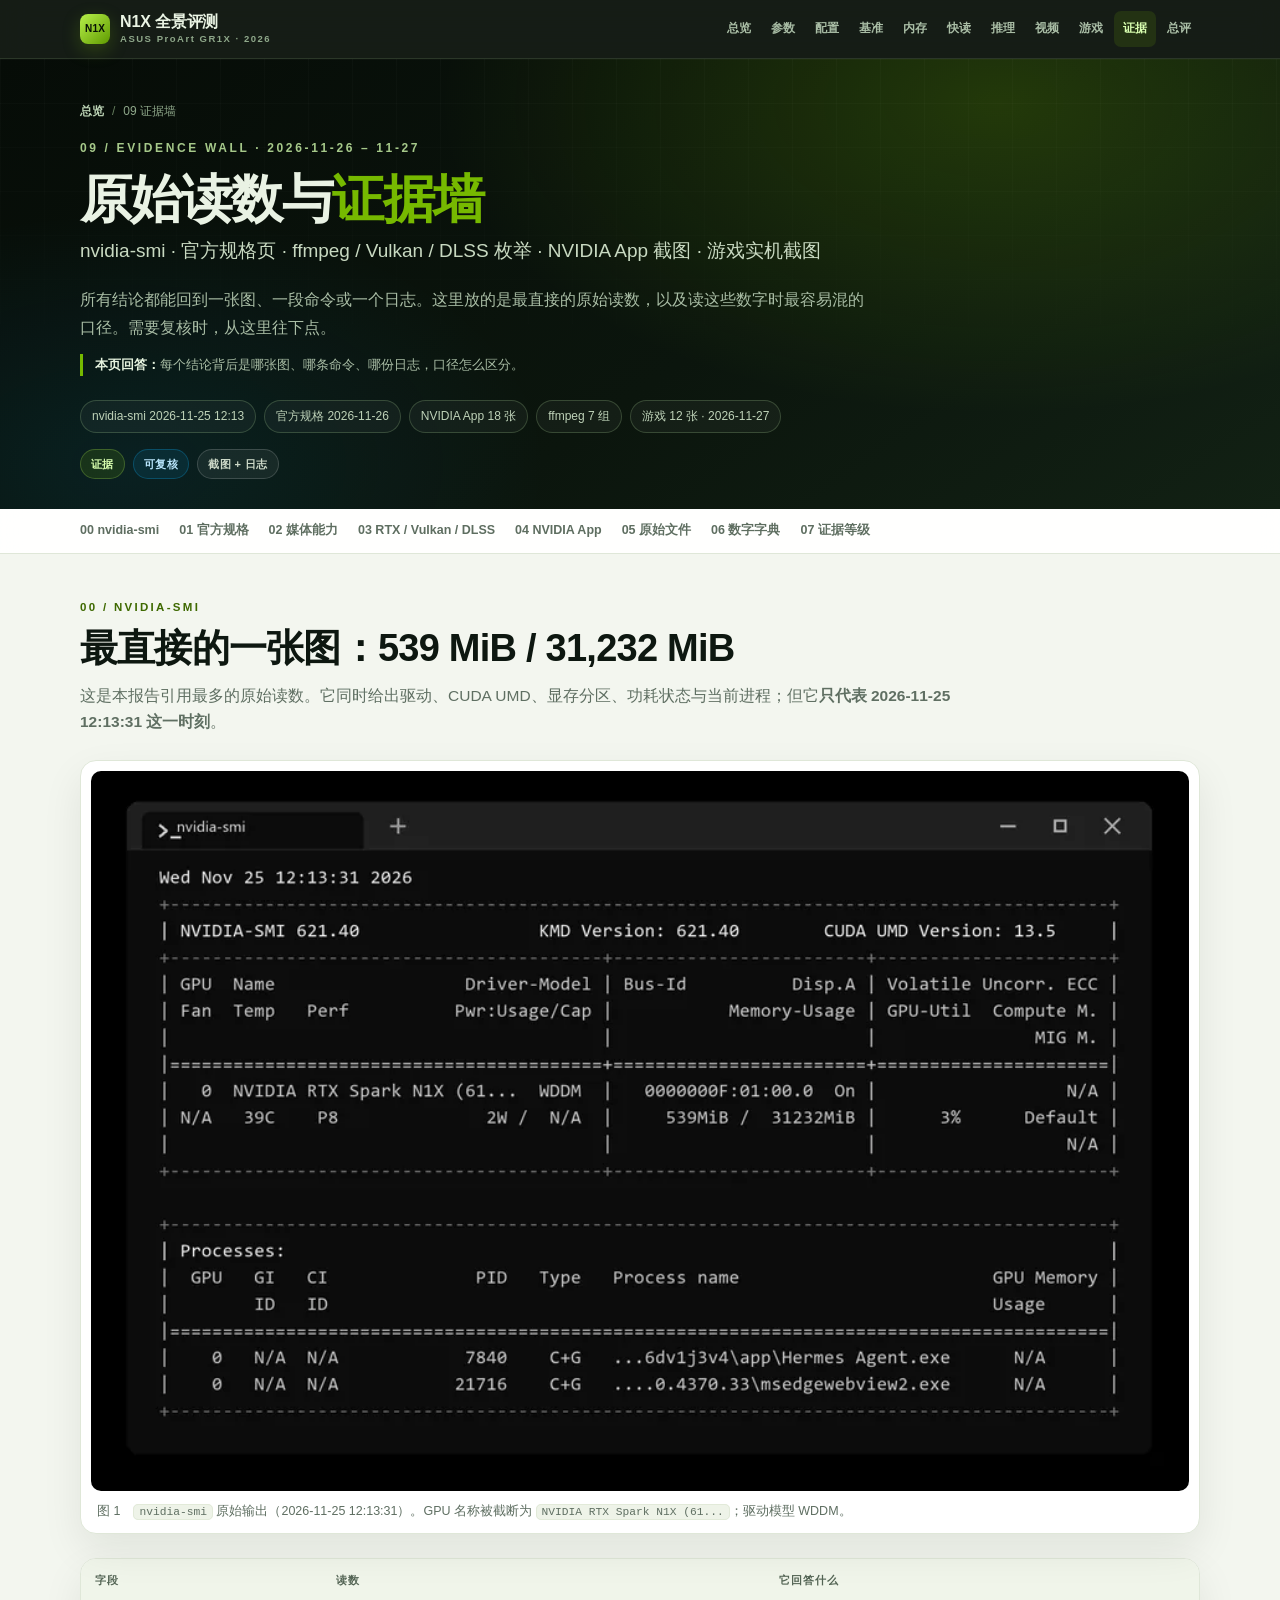
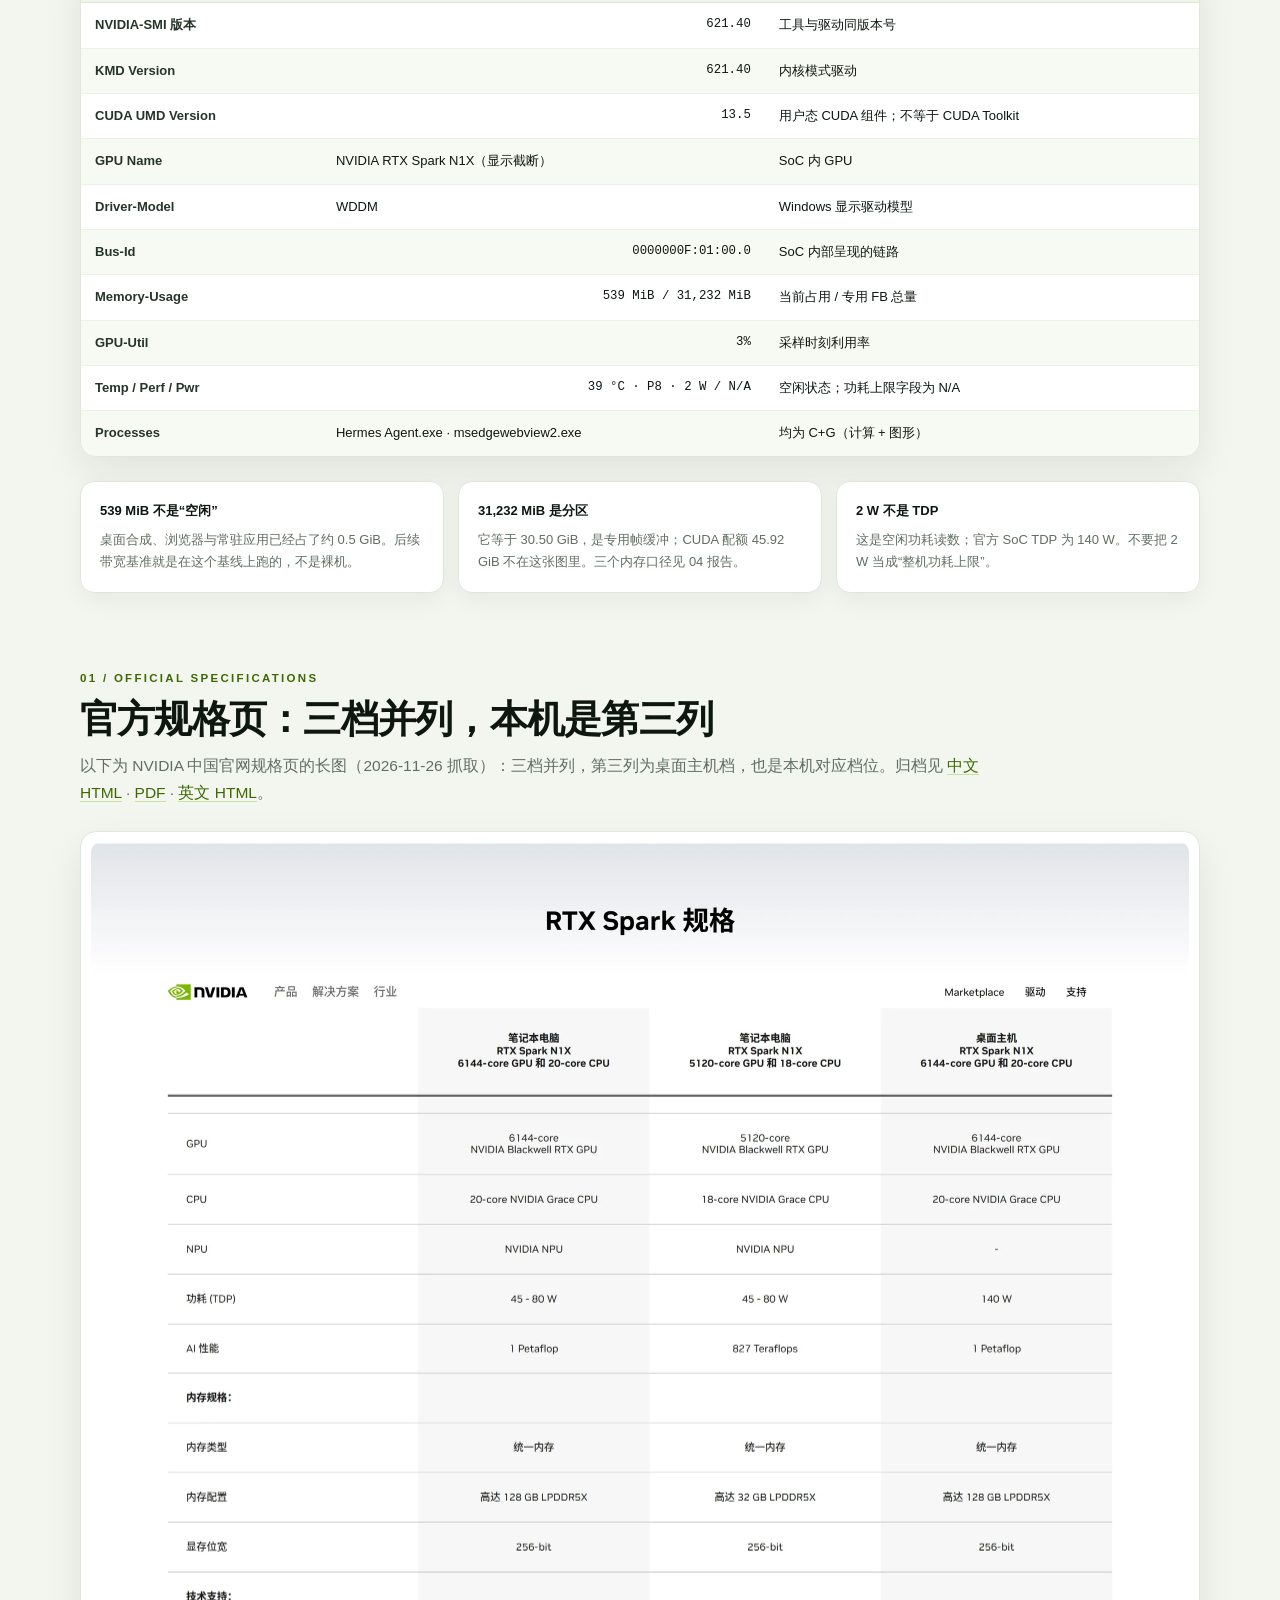
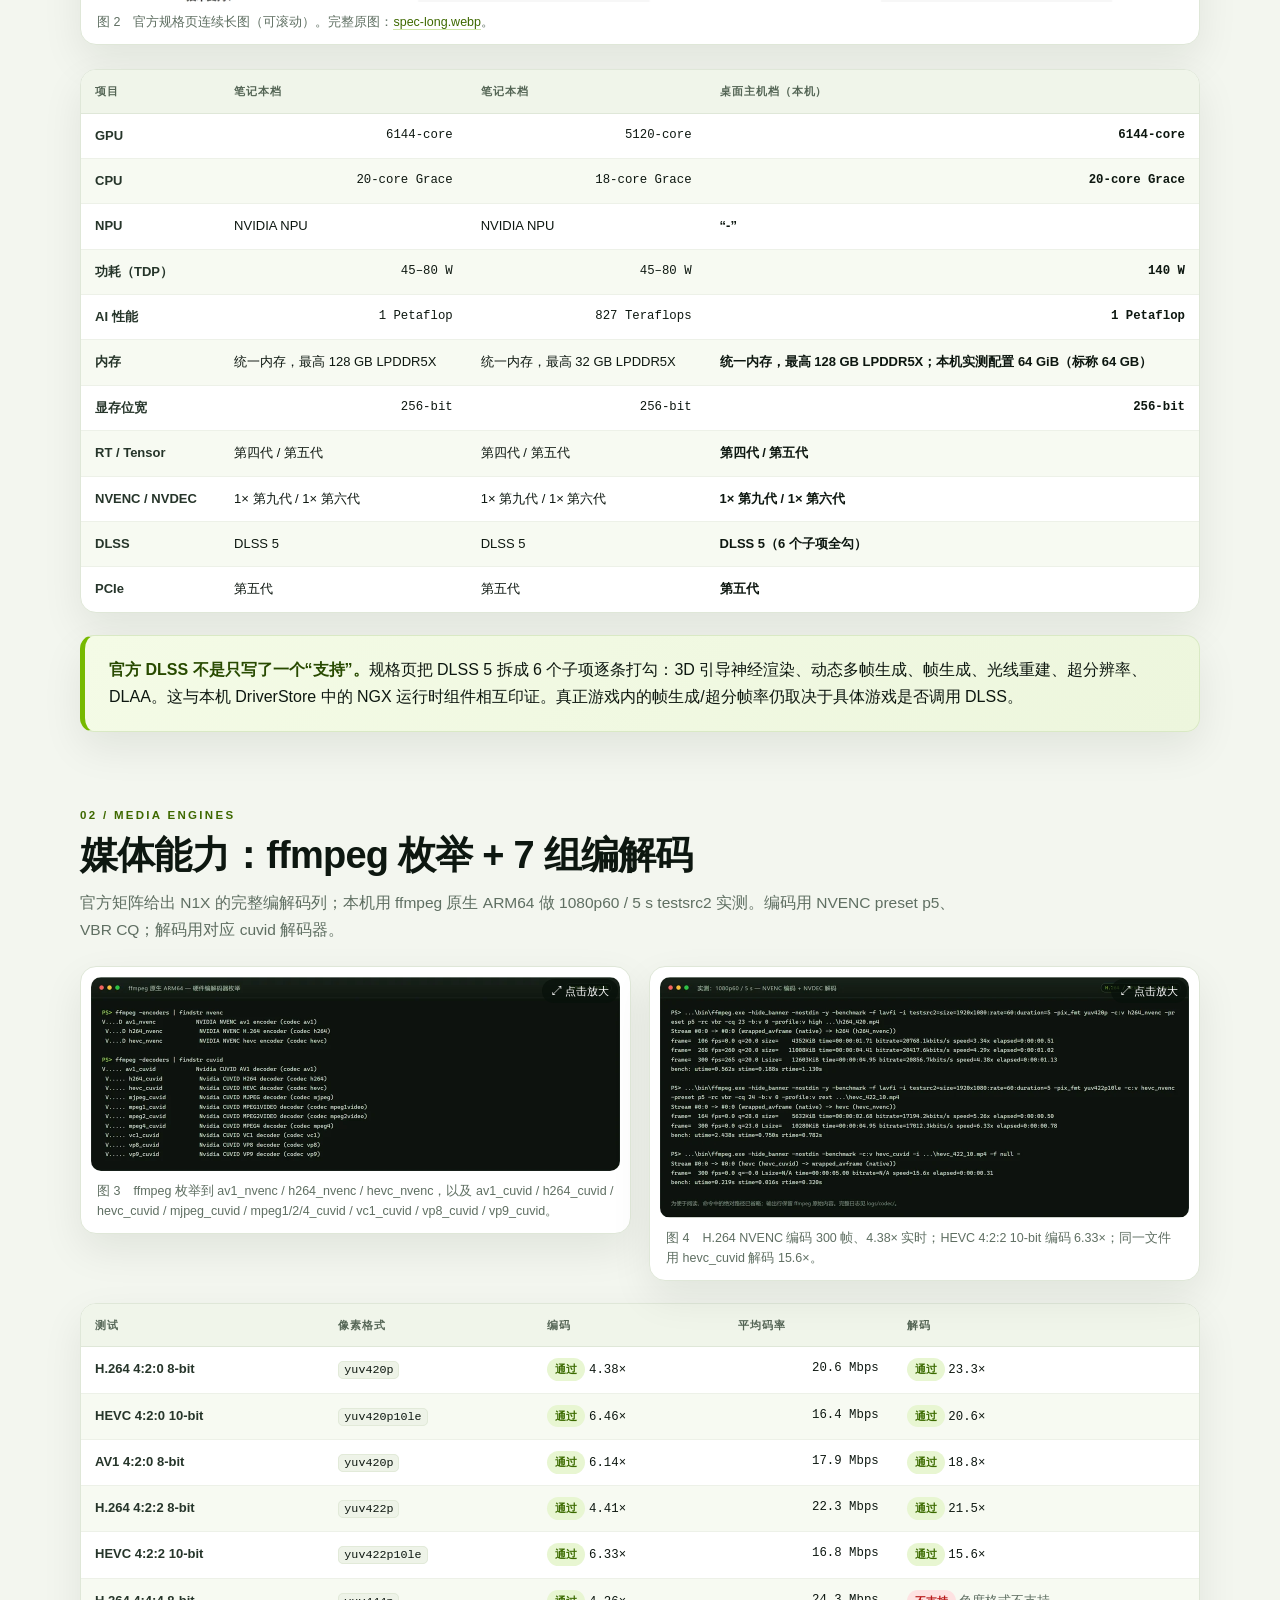
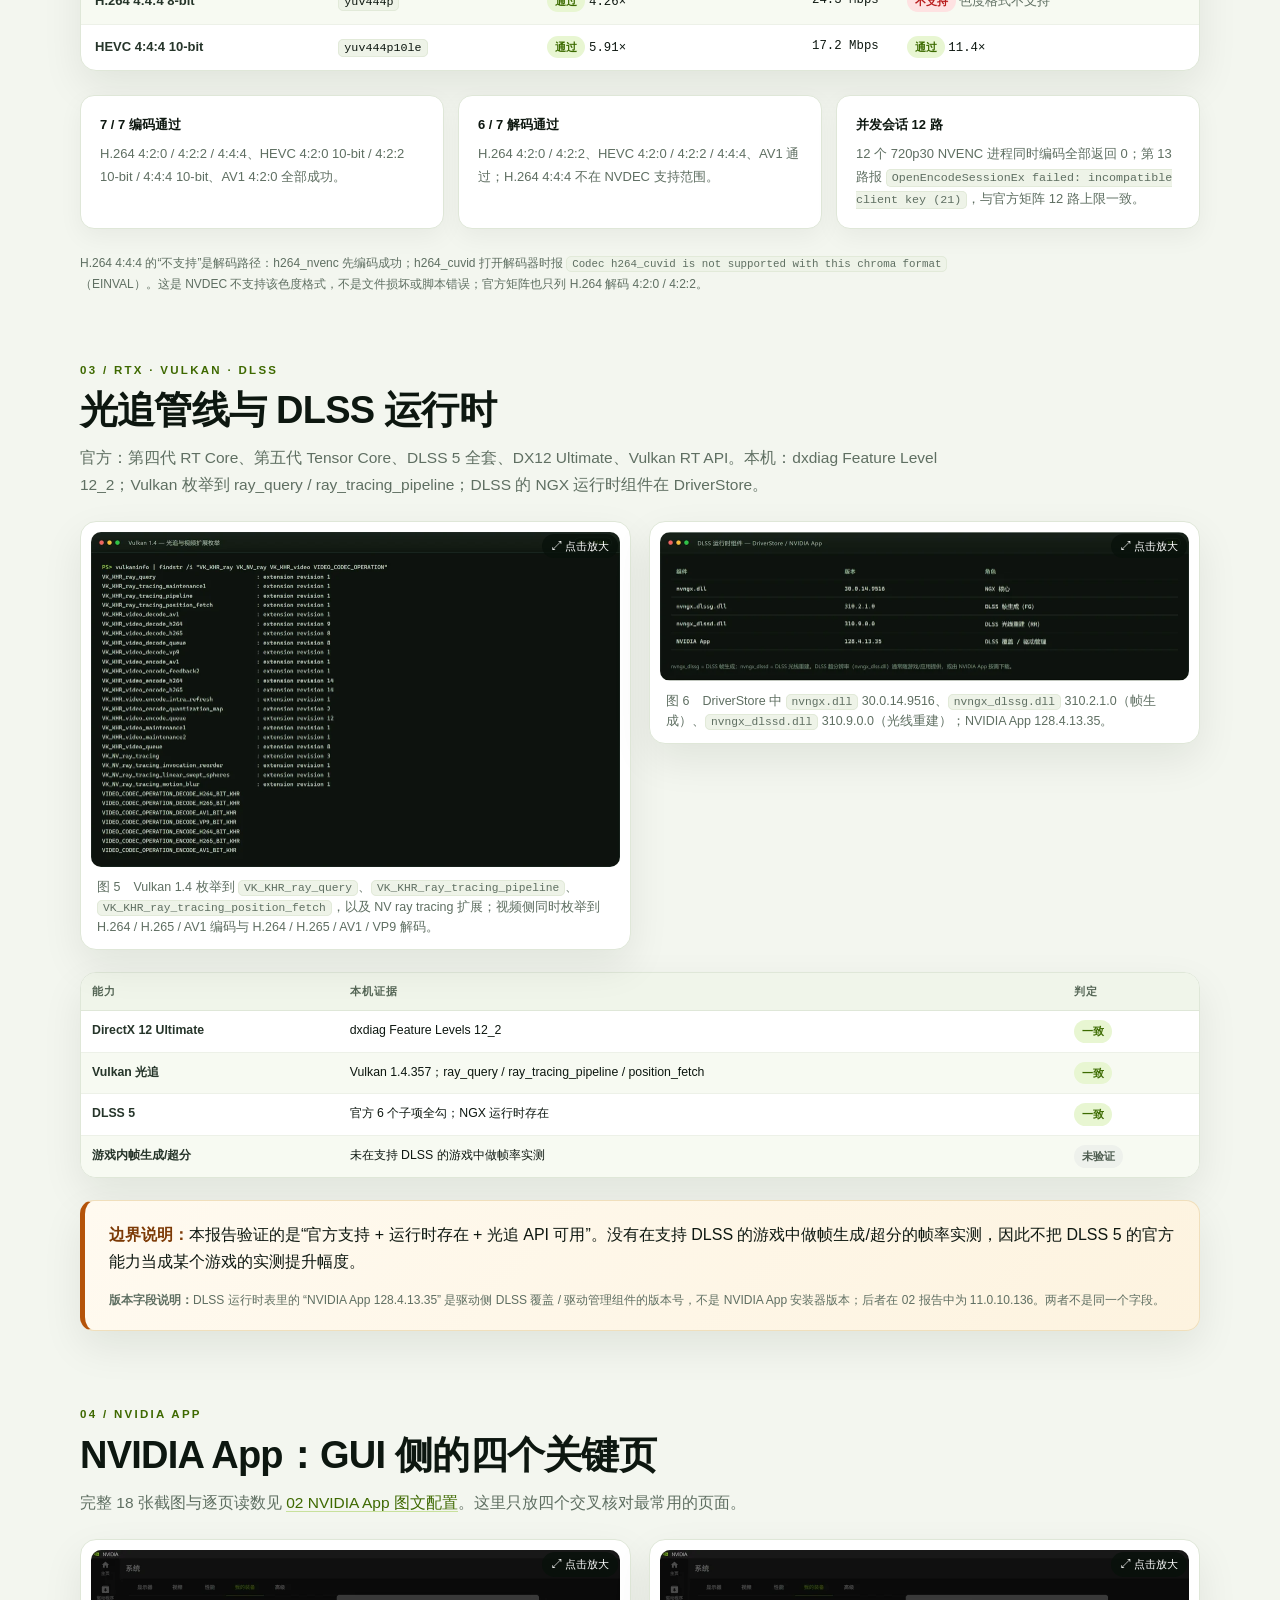
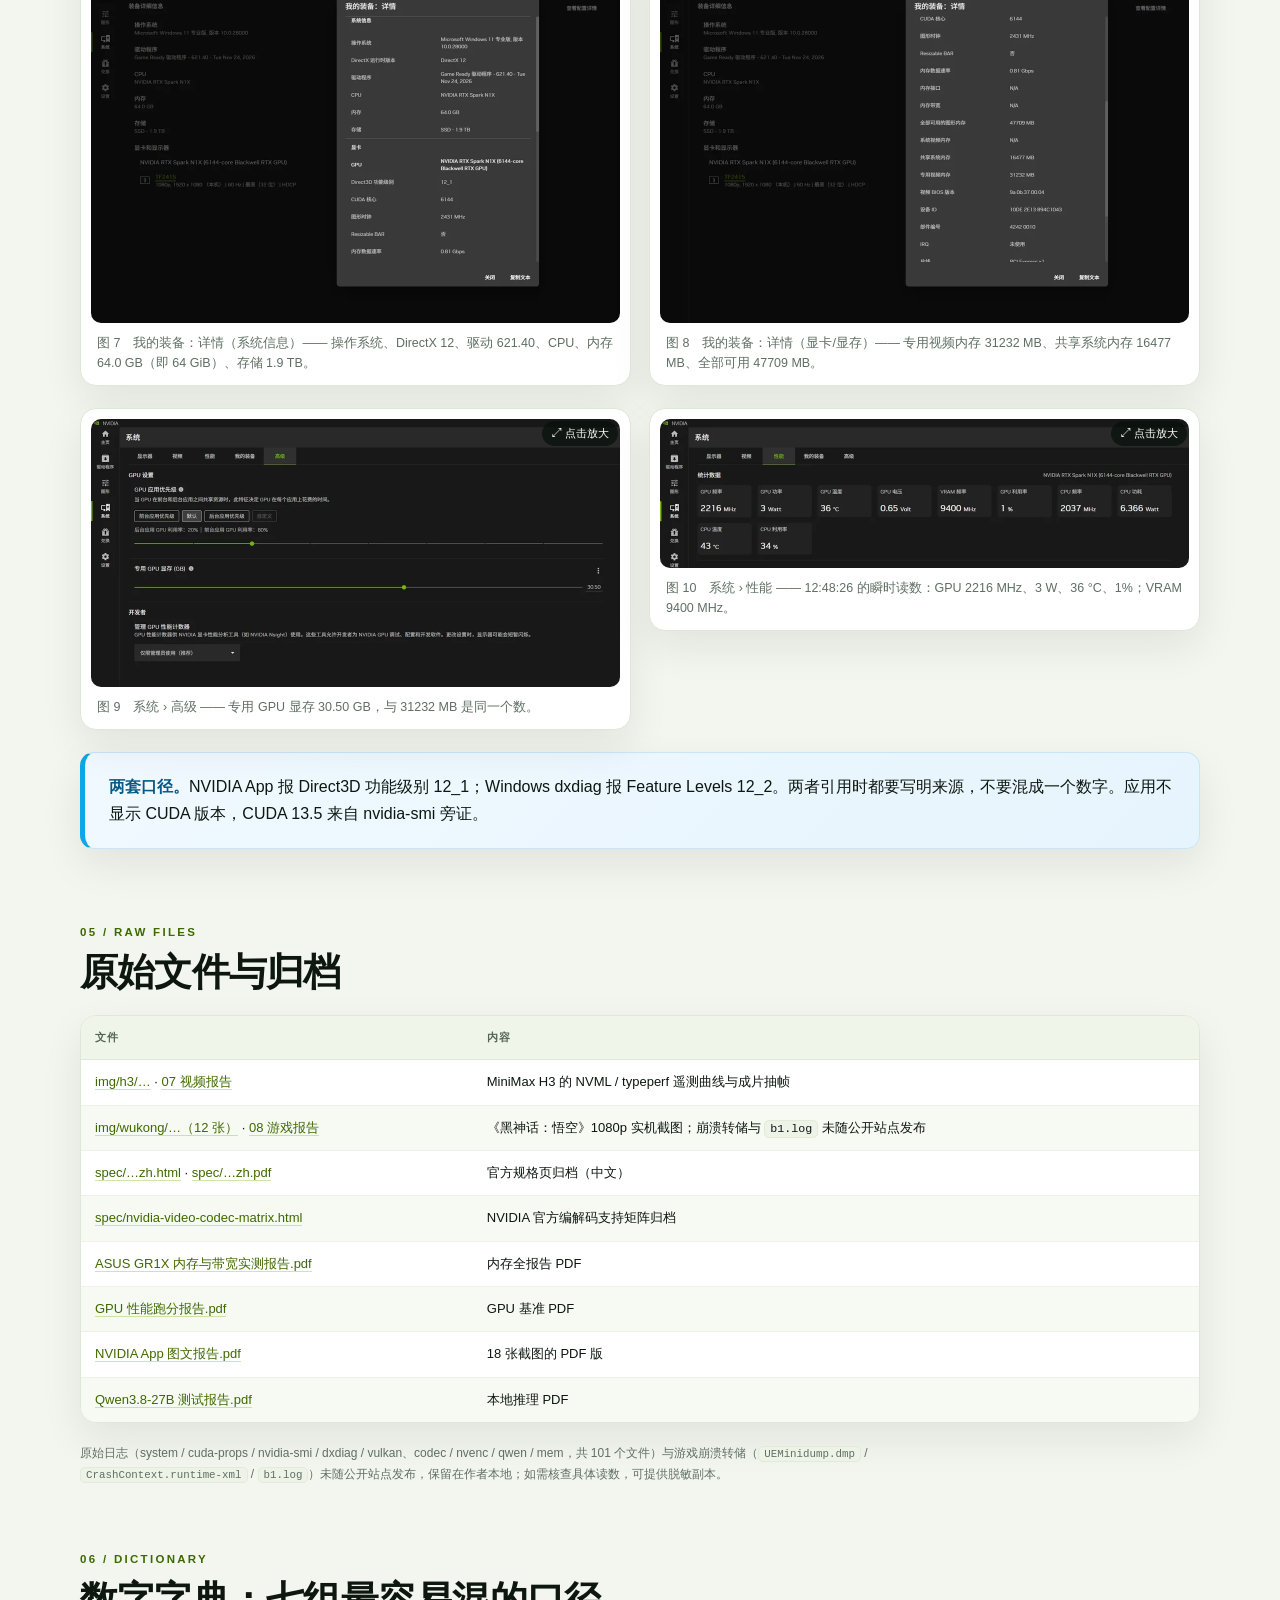
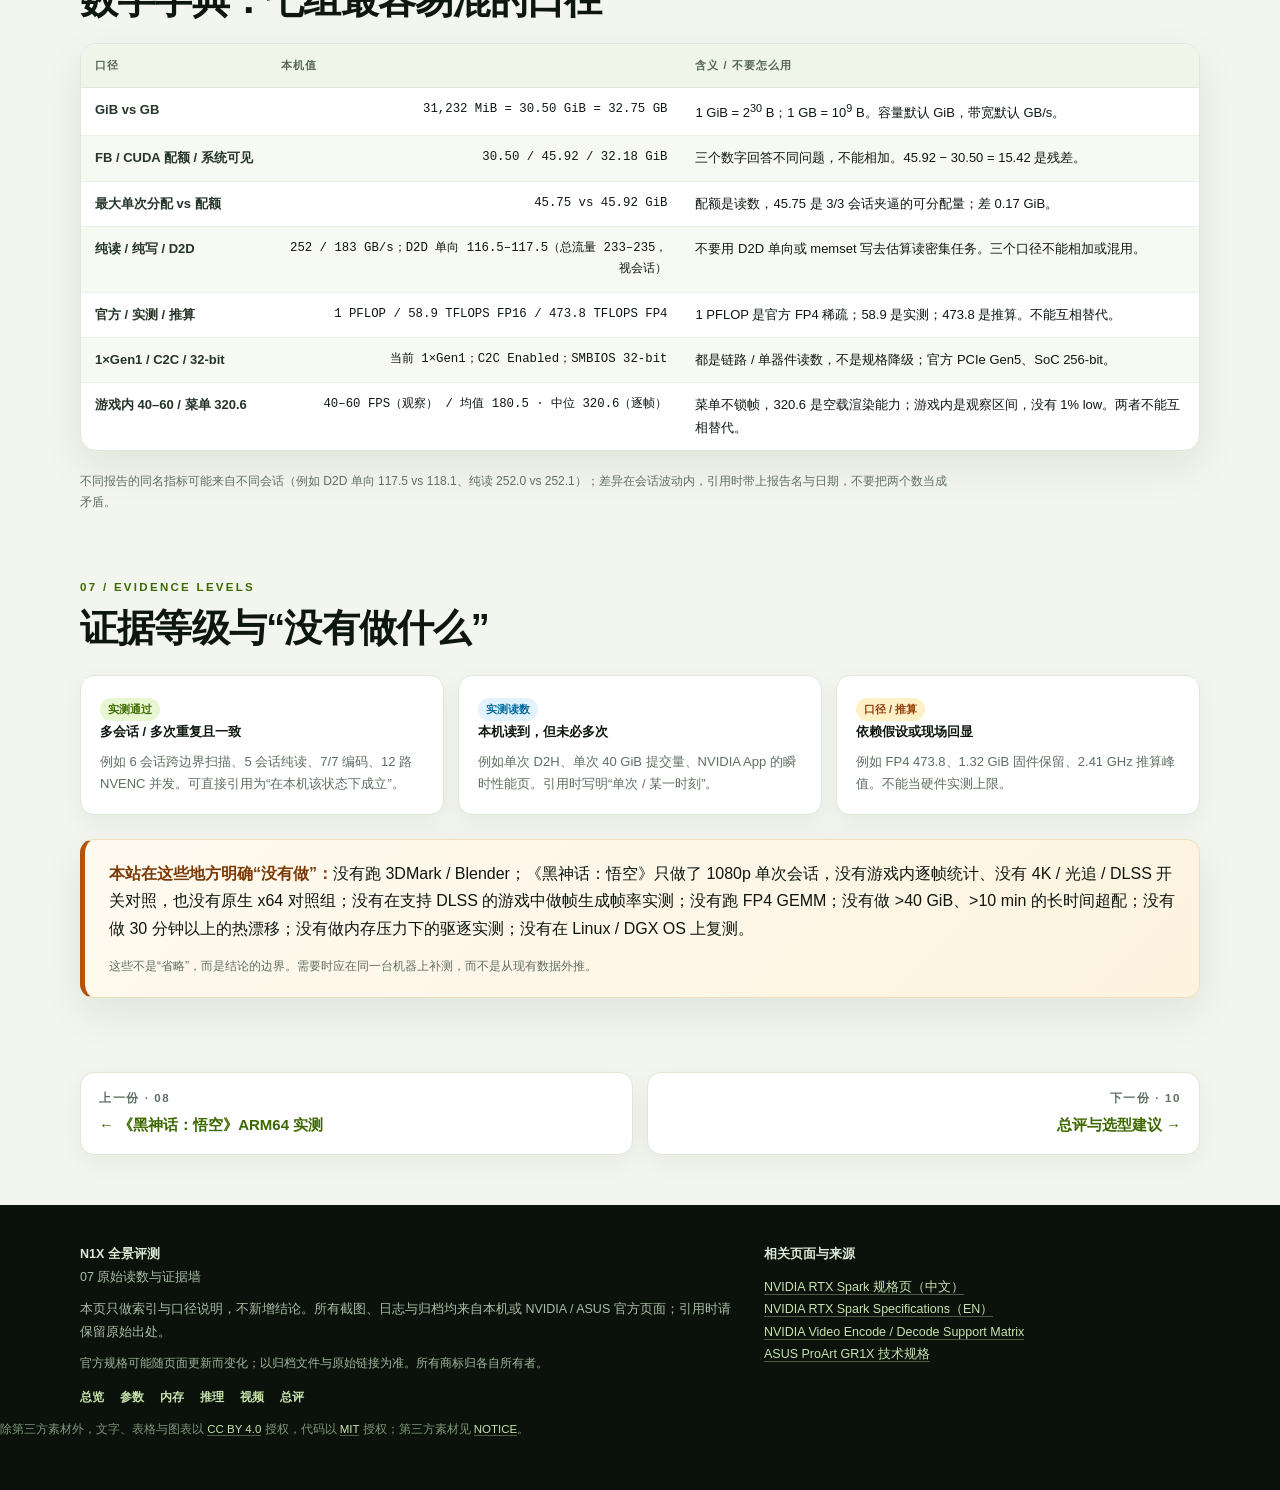
<file: evidence.html>
<!doctype html>
<html lang="zh-CN">
<head>
<meta charset="utf-8">
<meta http-equiv="Content-Security-Policy" content="default-src 'none'; script-src 'self'; style-src 'self' 'unsafe-inline'; img-src 'self' data:; font-src 'self'; connect-src 'none'; object-src 'none'; base-uri 'none'; form-action 'none'; frame-src 'none'">
<meta name="viewport" content="width=device-width,initial-scale=1">
<title>09 原始读数与证据墙 · N1X 全景评测</title>
<meta name="description" content="nvidia-smi、官方规格页、ffmpeg / Vulkan / DLSS 枚举、NVIDIA App 截图与原始日志索引。">
<link rel="stylesheet" href="assets/site.css">
<link rel="icon" href="assets/favicon.svg" type="image/svg+xml">
</head>
<body>
<a class="skip-link" href="#main">跳到正文</a>
<div class="progress-bar" aria-hidden="true"></div>

<header class="topbar">
  <div class="wrap">
    <a class="brand" href="index.html"><span class="mark">N1X</span><span>N1X 全景评测<small>ASUS ProArt GR1X · 2026</small></span></a>
    <button class="nav-toggle" type="button" aria-expanded="false" aria-controls="site-nav">目录</button>
    <nav class="nav" id="site-nav" aria-label="站点导航">
      <a href="index.html">总览</a>
      <a href="spec.html">参数</a>
      <a href="nvidia-app.html">配置</a>
      <a href="benchmark.html">基准</a>
      <a href="memory.html">内存</a>
      <a href="memory-story.html">快读</a>
      <a href="qwen.html">推理</a>
      <a href="h3.html">视频</a>
      <a href="wukong.html">游戏</a>
      <a href="evidence.html" class="active">证据</a>
      <a href="verdict.html">总评</a>
    </nav>
  </div>
</header>

<header class="hero compact">
  <div class="wrap">
    <div class="crumbs"><a href="index.html">总览</a><span class="sep">/</span><span>09 证据墙</span></div>
    <div class="eyebrow">09 / Evidence wall · 2026-11-26 – 11-27</div>
    <h1>原始读数与<span>证据墙</span></h1>
    <p class="sub">nvidia-smi · 官方规格页 · ffmpeg / Vulkan / DLSS 枚举 · NVIDIA App 截图 · 游戏实机截图</p>
    <p class="lede">所有结论都能回到一张图、一段命令或一个日志。这里放的是最直接的原始读数，以及读这些数字时最容易混的口径。需要复核时，从这里往下点。</p>
    <p class="page-q"><b>本页回答：</b>每个结论背后是哪张图、哪条命令、哪份日志，口径怎么区分。</p>
    <div class="meta">
      <span>nvidia-smi 2026-11-25 12:13</span><span>官方规格 2026-11-26</span><span>NVIDIA App 18 张</span><span>ffmpeg 7 组</span><span>游戏 12 张 · 2026-11-27</span>
    </div>
    <div class="roles"><span class="role-pill">证据</span><span class="role-pill alt">可复核</span><span class="role-pill gray">截图 + 日志</span></div>
  </div>
</header>

<nav class="toc" aria-label="本页目录">
  <div class="wrap">
    <a href="#s-smi">00 nvidia-smi</a><a href="#s-official">01 官方规格</a><a href="#s-media">02 媒体能力</a>
    <a href="#s-rtx">03 RTX / Vulkan / DLSS</a><a href="#s-smiapp">04 NVIDIA App</a><a href="#s-files">05 原始文件</a>
    <a href="#s-dict">06 数字字典</a><a href="#s-levels">07 证据等级</a>
  </div>
</nav>

<main class="wrap" id="main">

<section id="s-smi">
  <div class="kicker">00 / nvidia-smi</div>
  <h2>最直接的一张图：539 MiB / 31,232 MiB</h2>
  <p class="lead">这是本报告引用最多的原始读数。它同时给出驱动、CUDA UMD、显存分区、功耗状态与当前进程；但它<b>只代表 2026-11-25 12:13:31 这一时刻</b>。</p>
  <figure class="annot">
    <img src="assets/img/nvidia-smi.webp" alt="nvidia-smi 原始输出截图" width="884" height="580" loading="eager" decoding="async">
    <figcaption>图 1　<code>nvidia-smi</code> 原始输出（2026-11-25 12:13:31）。GPU 名称被截断为 <code>NVIDIA RTX Spark N1X (61...</code>；驱动模型 WDDM。</figcaption>
  </figure>
  <div class="table-wrap">
    <table>
      <thead><tr><th>字段</th><th>读数</th><th>它回答什么</th></tr></thead>
      <tbody>
        <tr><td class="dim">NVIDIA-SMI 版本</td><td class="num">621.40</td><td>工具与驱动同版本号</td></tr>
        <tr><td class="dim">KMD Version</td><td class="num">621.40</td><td>内核模式驱动</td></tr>
        <tr><td class="dim">CUDA UMD Version</td><td class="num">13.5</td><td>用户态 CUDA 组件；不等于 CUDA Toolkit</td></tr>
        <tr><td class="dim">GPU Name</td><td>NVIDIA RTX Spark N1X（显示截断）</td><td>SoC 内 GPU</td></tr>
        <tr><td class="dim">Driver-Model</td><td>WDDM</td><td>Windows 显示驱动模型</td></tr>
        <tr><td class="dim">Bus-Id</td><td class="num">0000000F:01:00.0</td><td>SoC 内部呈现的链路</td></tr>
        <tr><td class="dim">Memory-Usage</td><td class="num">539 MiB / 31,232 MiB</td><td>当前占用 / 专用 FB 总量</td></tr>
        <tr><td class="dim">GPU-Util</td><td class="num">3%</td><td>采样时刻利用率</td></tr>
        <tr><td class="dim">Temp / Perf / Pwr</td><td class="num">39 °C · P8 · 2 W / N/A</td><td>空闲状态；功耗上限字段为 N/A</td></tr>
        <tr><td class="dim">Processes</td><td>Hermes Agent.exe · msedgewebview2.exe</td><td>均为 C+G（计算 + 图形）</td></tr>
      </tbody>
    </table>
  </div>
  <div class="notes">
    <div class="note-card"><b>539 MiB 不是“空闲”</b><p>桌面合成、浏览器与常驻应用已经占了约 0.5 GiB。后续带宽基准就是在这个基线上跑的，不是裸机。</p></div>
    <div class="note-card"><b>31,232 MiB 是分区</b><p>它等于 30.50 GiB，是专用帧缓冲；CUDA 配额 45.92 GiB 不在这张图里。三个内存口径见 04 报告。</p></div>
    <div class="note-card"><b>2 W 不是 TDP</b><p>这是空闲功耗读数；官方 SoC TDP 为 140 W。不要把 2 W 当成“整机功耗上限”。</p></div>
  </div>
</section>

<section id="s-official">
  <div class="kicker">01 / Official specifications</div>
  <h2>官方规格页：三档并列，本机是第三列</h2>
  <p class="lead">以下为 NVIDIA 中国官网规格页的长图（2026-11-26 抓取）：三档并列，第三列为桌面主机档，也是本机对应档位。归档见 <a href="assets/spec/nvidia-rtx-spark-specifications.zh.html">中文 HTML</a> · <a href="assets/spec/RTX-Spark-N1X-Specifications.zh.pdf">PDF</a> · <a href="assets/spec/nvidia-rtx-spark-specifications.en.html">英文 HTML</a>。</p>
  <figure>
    <div class="figure-scroll">
      <img src="assets/img/spec/spec-long.webp" alt="NVIDIA RTX Spark 官方规格长图" width="3000" height="4299" loading="lazy" decoding="async" srcset="assets/img/spec/spec-long-2196.webp 2196w, assets/img/spec/spec-long.webp 3000w" sizes="(max-width:620px) 92vw, 1098px" data-full="assets/img/spec/spec-long.webp">
    </div>
    <figcaption>图 2　官方规格页连续长图（可滚动）。完整原图：<a href="assets/img/spec/spec-long.webp">spec-long.webp</a>。</figcaption>
  </figure>
  <div class="table-wrap">
    <table>
      <thead><tr><th>项目</th><th>笔记本档</th><th>笔记本档</th><th>桌面主机档（本机）</th></tr></thead>
      <tbody>
        <tr><td class="dim">GPU</td><td class="num">6144-core</td><td class="num">5120-core</td><td class="num"><b>6144-core</b></td></tr>
        <tr><td class="dim">CPU</td><td class="num">20-core Grace</td><td class="num">18-core Grace</td><td class="num"><b>20-core Grace</b></td></tr>
        <tr><td class="dim">NPU</td><td>NVIDIA NPU</td><td>NVIDIA NPU</td><td><b>“-”</b></td></tr>
        <tr><td class="dim">功耗（TDP）</td><td class="num">45–80 W</td><td class="num">45–80 W</td><td class="num"><b>140 W</b></td></tr>
        <tr><td class="dim">AI 性能</td><td class="num">1 Petaflop</td><td class="num">827 Teraflops</td><td class="num"><b>1 Petaflop</b></td></tr>
        <tr><td class="dim">内存</td><td>统一内存，最高 128 GB LPDDR5X</td><td>统一内存，最高 32 GB LPDDR5X</td><td><b>统一内存，最高 128 GB LPDDR5X；本机实测配置 64 GiB（标称 64 GB）</b></td></tr>
        <tr><td class="dim">显存位宽</td><td class="num">256-bit</td><td class="num">256-bit</td><td class="num"><b>256-bit</b></td></tr>
        <tr><td class="dim">RT / Tensor</td><td>第四代 / 第五代</td><td>第四代 / 第五代</td><td><b>第四代 / 第五代</b></td></tr>
        <tr><td class="dim">NVENC / NVDEC</td><td>1× 第九代 / 1× 第六代</td><td>1× 第九代 / 1× 第六代</td><td><b>1× 第九代 / 1× 第六代</b></td></tr>
        <tr><td class="dim">DLSS</td><td>DLSS 5</td><td>DLSS 5</td><td><b>DLSS 5（6 个子项全勾）</b></td></tr>
        <tr><td class="dim">PCIe</td><td>第五代</td><td>第五代</td><td><b>第五代</b></td></tr>
      </tbody>
    </table>
  </div>
  <div class="callout">
    <p><strong>官方 DLSS 不是只写了一个“支持”。</strong>规格页把 DLSS 5 拆成 6 个子项逐条打勾：3D 引导神经渲染、动态多帧生成、帧生成、光线重建、超分辨率、DLAA。这与本机 DriverStore 中的 NGX 运行时组件相互印证。真正游戏内的帧生成/超分帧率仍取决于具体游戏是否调用 DLSS。</p>
  </div>
</section>

<section id="s-media">
  <div class="kicker">02 / Media engines</div>
  <h2>媒体能力：ffmpeg 枚举 + 7 组编解码</h2>
  <p class="lead">官方矩阵给出 N1X 的完整编解码列；本机用 ffmpeg 原生 ARM64 做 1080p60 / 5 s testsrc2 实测。编码用 NVENC preset p5、VBR CQ；解码用对应 cuvid 解码器。</p>
  <div class="gallery">
    <figure>
      <img src="assets/img/spec/shot-ffmpeg-codecs.webp" alt="ffmpeg 编码器与解码器枚举截图" width="2400" height="880" loading="lazy" decoding="async" srcset="assets/img/spec/shot-ffmpeg-codecs-1058.webp 1058w, assets/img/spec/shot-ffmpeg-codecs.webp 2400w" sizes="(max-width:620px) 92vw, (max-width:900px) 46vw, 529px" data-full="assets/img/spec/shot-ffmpeg-codecs.webp">
      <figcaption>图 3　ffmpeg 枚举到 av1_nvenc / h264_nvenc / hevc_nvenc，以及 av1_cuvid / h264_cuvid / hevc_cuvid / mjpeg_cuvid / mpeg1/2/4_cuvid / vc1_cuvid / vp8_cuvid / vp9_cuvid。</figcaption>
    </figure>
    <figure>
      <img src="assets/img/spec/shot-codec-run.webp" alt="ffmpeg 编解码运行输出截图" width="2400" height="1094" loading="lazy" decoding="async" srcset="assets/img/spec/shot-codec-run-1058.webp 1058w, assets/img/spec/shot-codec-run.webp 2400w" sizes="(max-width:620px) 92vw, (max-width:900px) 46vw, 529px" data-full="assets/img/spec/shot-codec-run.webp">
      <figcaption>图 4　H.264 NVENC 编码 300 帧、4.38× 实时；HEVC 4:2:2 10-bit 编码 6.33×；同一文件用 hevc_cuvid 解码 15.6×。</figcaption>
    </figure>
  </div>
  <div class="table-wrap">
    <table>
      <thead><tr><th>测试</th><th>像素格式</th><th>编码</th><th>平均码率</th><th>解码</th></tr></thead>
      <tbody>
        <tr><td class="dim">H.264 4:2:0 8-bit</td><td><code>yuv420p</code></td><td><span class="badge ok">通过</span> <span class="num">4.38×</span></td><td class="num">20.6 Mbps</td><td><span class="badge ok">通过</span> <span class="num">23.3×</span></td></tr>
        <tr><td class="dim">HEVC 4:2:0 10-bit</td><td><code>yuv420p10le</code></td><td><span class="badge ok">通过</span> <span class="num">6.46×</span></td><td class="num">16.4 Mbps</td><td><span class="badge ok">通过</span> <span class="num">20.6×</span></td></tr>
        <tr><td class="dim">AV1 4:2:0 8-bit</td><td><code>yuv420p</code></td><td><span class="badge ok">通过</span> <span class="num">6.14×</span></td><td class="num">17.9 Mbps</td><td><span class="badge ok">通过</span> <span class="num">18.8×</span></td></tr>
        <tr><td class="dim">H.264 4:2:2 8-bit</td><td><code>yuv422p</code></td><td><span class="badge ok">通过</span> <span class="num">4.41×</span></td><td class="num">22.3 Mbps</td><td><span class="badge ok">通过</span> <span class="num">21.5×</span></td></tr>
        <tr><td class="dim">HEVC 4:2:2 10-bit</td><td><code>yuv422p10le</code></td><td><span class="badge ok">通过</span> <span class="num">6.33×</span></td><td class="num">16.8 Mbps</td><td><span class="badge ok">通过</span> <span class="num">15.6×</span></td></tr>
        <tr><td class="dim">H.264 4:4:4 8-bit</td><td><code>yuv444p</code></td><td><span class="badge ok">通过</span> <span class="num">4.26×</span></td><td class="num">24.3 Mbps</td><td><span class="badge no">不支持</span> <span class="muted">色度格式不支持</span></td></tr>
        <tr><td class="dim">HEVC 4:4:4 10-bit</td><td><code>yuv444p10le</code></td><td><span class="badge ok">通过</span> <span class="num">5.91×</span></td><td class="num">17.2 Mbps</td><td><span class="badge ok">通过</span> <span class="num">11.4×</span></td></tr>
      </tbody>
    </table>
  </div>
  <div class="notes">
    <div class="note-card"><b>7 / 7 编码通过</b><p>H.264 4:2:0 / 4:2:2 / 4:4:4、HEVC 4:2:0 10-bit / 4:2:2 10-bit / 4:4:4 10-bit、AV1 4:2:0 全部成功。</p></div>
    <div class="note-card"><b>6 / 7 解码通过</b><p>H.264 4:2:0 / 4:2:2、HEVC 4:2:0 / 4:2:2 / 4:4:4、AV1 通过；H.264 4:4:4 不在 NVDEC 支持范围。</p></div>
    <div class="note-card"><b>并发会话 12 路</b><p>12 个 720p30 NVENC 进程同时编码全部返回 0；第 13 路报 <code>OpenEncodeSessionEx failed: incompatible client key (21)</code>，与官方矩阵 12 路上限一致。</p></div>
  </div>
  <p class="small">H.264 4:4:4 的“不支持”是解码路径：h264_nvenc 先编码成功；h264_cuvid 打开解码器时报 <code>Codec h264_cuvid is not supported with this chroma format</code>（EINVAL）。这是 NVDEC 不支持该色度格式，不是文件损坏或脚本错误；官方矩阵也只列 H.264 解码 4:2:0 / 4:2:2。</p>
</section>

<section id="s-rtx">
  <div class="kicker">03 / RTX · Vulkan · DLSS</div>
  <h2>光追管线与 DLSS 运行时</h2>
  <p class="lead">官方：第四代 RT Core、第五代 Tensor Core、DLSS 5 全套、DX12 Ultimate、Vulkan RT API。本机：dxdiag Feature Level 12_2；Vulkan 枚举到 ray_query / ray_tracing_pipeline；DLSS 的 NGX 运行时组件在 DriverStore。</p>
  <div class="gallery">
    <figure>
      <img src="assets/img/spec/shot-vulkan.webp" alt="Vulkan 扩展枚举截图" width="2400" height="1522" loading="lazy" decoding="async" srcset="assets/img/spec/shot-vulkan-1058.webp 1058w, assets/img/spec/shot-vulkan.webp 2400w" sizes="(max-width:620px) 92vw, (max-width:900px) 46vw, 529px" data-full="assets/img/spec/shot-vulkan.webp">
      <figcaption>图 5　Vulkan 1.4 枚举到 <code>VK_KHR_ray_query</code>、<code>VK_KHR_ray_tracing_pipeline</code>、<code>VK_KHR_ray_tracing_position_fetch</code>，以及 NV ray tracing 扩展；视频侧同时枚举到 H.264 / H.265 / AV1 编码与 H.264 / H.265 / AV1 / VP9 解码。</figcaption>
    </figure>
    <figure>
      <img src="assets/img/spec/shot-dlss.webp" alt="DLSS NGX 运行时截图" width="2400" height="678" loading="lazy" decoding="async" srcset="assets/img/spec/shot-dlss-1058.webp 1058w, assets/img/spec/shot-dlss.webp 2400w" sizes="(max-width:620px) 92vw, (max-width:900px) 46vw, 529px" data-full="assets/img/spec/shot-dlss.webp">
      <figcaption>图 6　DriverStore 中 <code>nvngx.dll</code> 30.0.14.9516、<code>nvngx_dlssg.dll</code> 310.2.1.0（帧生成）、<code>nvngx_dlssd.dll</code> 310.9.0.0（光线重建）；NVIDIA App 128.4.13.35。</figcaption>
    </figure>
  </div>
  <div class="table-wrap compact">
    <table>
      <thead><tr><th>能力</th><th>本机证据</th><th>判定</th></tr></thead>
      <tbody>
        <tr><td class="dim">DirectX 12 Ultimate</td><td>dxdiag Feature Levels 12_2</td><td><span class="badge ok">一致</span></td></tr>
        <tr><td class="dim">Vulkan 光追</td><td>Vulkan 1.4.357；ray_query / ray_tracing_pipeline / position_fetch</td><td><span class="badge ok">一致</span></td></tr>
        <tr><td class="dim">DLSS 5</td><td>官方 6 个子项全勾；NGX 运行时存在</td><td><span class="badge ok">一致</span></td></tr>
        <tr><td class="dim">游戏内帧生成/超分</td><td>未在支持 DLSS 的游戏中做帧率实测</td><td><span class="badge gray">未验证</span></td></tr>
      </tbody>
    </table>
  </div>
  <div class="callout amber">
    <p><strong>边界说明：</strong>本报告验证的是“官方支持 + 运行时存在 + 光追 API 可用”。没有在支持 DLSS 的游戏中做帧生成/超分的帧率实测，因此不把 DLSS 5 的官方能力当成某个游戏的实测提升幅度。</p>
    <p class="small" style="margin-bottom:0"><b>版本字段说明：</b>DLSS 运行时表里的 “NVIDIA App 128.4.13.35” 是驱动侧 DLSS 覆盖 / 驱动管理组件的版本号，不是 NVIDIA App 安装器版本；后者在 02 报告中为 11.0.10.136。两者不是同一个字段。</p>
  </div>
</section>

<section id="s-smiapp">
  <div class="kicker">04 / NVIDIA App</div>
  <h2>NVIDIA App：GUI 侧的四个关键页</h2>
  <p class="lead">完整 18 张截图与逐页读数见 <a href="nvidia-app.html">02 NVIDIA App 图文配置</a>。这里只放四个交叉核对最常用的页面。</p>
  <div class="gallery">
    <figure>
      <img src="assets/img/nvapp/fig02_myrig_details_system.webp" alt="NVIDIA App 我的装备详情系统信息" width="1464" height="1032" loading="lazy" decoding="async" srcset="assets/img/nvapp/fig02_myrig_details_system-1058.webp 1058w, assets/img/nvapp/fig02_myrig_details_system.webp 1464w" sizes="(max-width:620px) 92vw, (max-width:900px) 46vw, 529px" data-full="assets/img/nvapp/fig02_myrig_details_system.webp">
      <figcaption>图 7　我的装备：详情（系统信息）—— 操作系统、DirectX 12、驱动 621.40、CPU、内存 64.0 GB（即 64 GiB）、存储 1.9 TB。</figcaption>
    </figure>
    <figure>
      <img src="assets/img/nvapp/fig03_myrig_details_gpu.webp" alt="NVIDIA App 我的装备详情显卡参数" width="1464" height="1032" loading="lazy" decoding="async" srcset="assets/img/nvapp/fig03_myrig_details_gpu-1058.webp 1058w, assets/img/nvapp/fig03_myrig_details_gpu.webp 1464w" sizes="(max-width:620px) 92vw, (max-width:900px) 46vw, 529px" data-full="assets/img/nvapp/fig03_myrig_details_gpu.webp">
      <figcaption>图 8　我的装备：详情（显卡/显存）—— 专用视频内存 31232 MB、共享系统内存 16477 MB、全部可用 47709 MB。</figcaption>
    </figure>
  </div>
  <div class="gallery">
    <figure>
      <img src="assets/img/nvapp/fig12_advanced.webp" alt="NVIDIA App 高级设置" width="1464" height="742" loading="lazy" decoding="async" srcset="assets/img/nvapp/fig12_advanced-1058.webp 1058w, assets/img/nvapp/fig12_advanced.webp 1464w" sizes="(max-width:620px) 92vw, (max-width:900px) 46vw, 529px" data-full="assets/img/nvapp/fig12_advanced.webp">
      <figcaption>图 9　系统 › 高级 —— 专用 GPU 显存 30.50 GB，与 31232 MB 是同一个数。</figcaption>
    </figure>
    <figure>
      <img src="assets/img/nvapp/fig11_performance.webp" alt="NVIDIA App 性能统计" width="1464" height="412" loading="lazy" decoding="async" srcset="assets/img/nvapp/fig11_performance-1058.webp 1058w, assets/img/nvapp/fig11_performance.webp 1464w" sizes="(max-width:620px) 92vw, (max-width:900px) 46vw, 529px" data-full="assets/img/nvapp/fig11_performance.webp">
      <figcaption>图 10　系统 › 性能 —— 12:48:26 的瞬时读数：GPU 2216 MHz、3 W、36 °C、1%；VRAM 9400 MHz。</figcaption>
    </figure>
  </div>
  <div class="callout blue">
    <p><strong>两套口径。</strong>NVIDIA App 报 Direct3D 功能级别 12_1；Windows dxdiag 报 Feature Levels 12_2。两者引用时都要写明来源，不要混成一个数字。应用不显示 CUDA 版本，CUDA 13.5 来自 nvidia-smi 旁证。</p>
  </div>
</section>

<section id="s-files">
  <div class="kicker">05 / Raw files</div>
  <h2>原始文件与归档</h2>
  <div class="table-wrap">
    <table>
      <thead><tr><th>文件</th><th>内容</th></tr></thead>
      <tbody>
        <tr><td><a href="assets/img/h3/fig-09.webp">img/h3/…</a> · <a href="h3.html#s-resources">07 视频报告</a></td><td>MiniMax H3 的 NVML / typeperf 遥测曲线与成片抽帧</td></tr>
        <tr><td><a href="assets/img/wukong/05-main-menu.webp">img/wukong/…（12 张）</a> · <a href="wukong.html#s-quality">08 游戏报告</a></td><td>《黑神话：悟空》1080p 实机截图；崩溃转储与 <code>b1.log</code> 未随公开站点发布</td></tr>
        <tr><td><a href="assets/spec/nvidia-rtx-spark-specifications.zh.html">spec/…zh.html</a> · <a href="assets/spec/RTX-Spark-N1X-Specifications.zh.pdf">spec/…zh.pdf</a></td><td>官方规格页归档（中文）</td></tr>
        <tr><td><a href="assets/spec/nvidia-video-codec-matrix.html">spec/nvidia-video-codec-matrix.html</a></td><td>NVIDIA 官方编解码支持矩阵归档</td></tr>
        <tr><td><a href="assets/downloads/ASUS-GR1X-内存与带宽实测报告.pdf">ASUS GR1X 内存与带宽实测报告.pdf</a></td><td>内存全报告 PDF</td></tr>
        <tr><td><a href="assets/downloads/GPU性能跑分报告_4090_5090_本机N1X.pdf">GPU 性能跑分报告.pdf</a></td><td>GPU 基准 PDF</td></tr>
        <tr><td><a href="assets/downloads/NVIDIA-App-本机硬件与软件配置图文报告.pdf">NVIDIA App 图文报告.pdf</a></td><td>18 张截图的 PDF 版</td></tr>
        <tr><td><a href="assets/downloads/Qwen3.8-27B-RTX-Spark-测试报告.pdf">Qwen3.8-27B 测试报告.pdf</a></td><td>本地推理 PDF</td></tr>
        </tbody>
    </table>
  </div>
  <p class="small">原始日志（system / cuda-props / nvidia-smi / dxdiag / vulkan、codec / nvenc / qwen / mem，共 101 个文件）与游戏崩溃转储（<code>UEMinidump.dmp</code> / <code>CrashContext.runtime-xml</code> / <code>b1.log</code>）未随公开站点发布，保留在作者本地；如需核查具体读数，可提供脱敏副本。</p>
  </section>

<section id="s-dict">
  <div class="kicker">06 / Dictionary</div>
  <h2>数字字典：七组最容易混的口径</h2>
  <div class="table-wrap">
    <table>
      <thead><tr><th>口径</th><th>本机值</th><th>含义 / 不要怎么用</th></tr></thead>
      <tbody>
        <tr><td class="dim">GiB vs GB</td><td class="num">31,232 MiB = 30.50 GiB = 32.75 GB</td><td>1 GiB = 2<sup>30</sup> B；1 GB = 10<sup>9</sup> B。容量默认 GiB，带宽默认 GB/s。</td></tr>
        <tr><td class="dim">FB / CUDA 配额 / 系统可见</td><td class="num">30.50 / 45.92 / 32.18 GiB</td><td>三个数字回答不同问题，不能相加。45.92 − 30.50 = 15.42 是残差。</td></tr>
        <tr><td class="dim">最大单次分配 vs 配额</td><td class="num">45.75 vs 45.92 GiB</td><td>配额是读数，45.75 是 3/3 会话夹逼的可分配量；差 0.17 GiB。</td></tr>
        <tr><td class="dim">纯读 / 纯写 / D2D</td><td class="num">252 / 183 GB/s；D2D 单向 116.5–117.5（总流量 233–235，视会话）</td><td>不要用 D2D 单向或 memset 写去估算读密集任务。三个口径不能相加或混用。</td></tr>
        <tr><td class="dim">官方 / 实测 / 推算</td><td class="num">1 PFLOP / 58.9 TFLOPS FP16 / 473.8 TFLOPS FP4</td><td>1 PFLOP 是官方 FP4 稀疏；58.9 是实测；473.8 是推算。不能互相替代。</td></tr>
        <tr><td class="dim">1×Gen1 / C2C / 32-bit</td><td class="num">当前 1×Gen1；C2C Enabled；SMBIOS 32-bit</td><td>都是链路 / 单器件读数，不是规格降级；官方 PCIe Gen5、SoC 256-bit。</td></tr>
        <tr><td class="dim">游戏内 40–60 / 菜单 320.6</td><td class="num">40–60 FPS（观察） / 均值 180.5 · 中位 320.6（逐帧）</td><td>菜单不锁帧，320.6 是空载渲染能力；游戏内是观察区间，没有 1% low。两者不能互相替代。</td></tr>
      </tbody>
    </table>
  </div>
  <p class="small">不同报告的同名指标可能来自不同会话（例如 D2D 单向 117.5 vs 118.1、纯读 252.0 vs 252.1）；差异在会话波动内，引用时带上报告名与日期，不要把两个数当成矛盾。</p>
</section>

<section id="s-levels">
  <div class="kicker">07 / Evidence levels</div>
  <h2>证据等级与“没有做什么”</h2>
  <div class="notes">
    <div class="note-card"><span class="badge ok">实测通过</span><b>多会话 / 多次重复且一致</b><p>例如 6 会话跨边界扫描、5 会话纯读、7/7 编码、12 路 NVENC 并发。可直接引用为“在本机该状态下成立”。</p></div>
    <div class="note-card"><span class="badge info">实测读数</span><b>本机读到，但未必多次</b><p>例如单次 D2H、单次 40 GiB 提交量、NVIDIA App 的瞬时性能页。引用时写明“单次 / 某一时刻”。</p></div>
    <div class="note-card"><span class="badge warn">口径 / 推算</span><b>依赖假设或现场回显</b><p>例如 FP4 473.8、1.32 GiB 固件保留、2.41 GHz 推算峰值。不能当硬件实测上限。</p></div>
  </div>
  <div class="callout amber">
    <p><strong>本站在这些地方明确“没有做”：</strong>没有跑 3DMark / Blender；《黑神话：悟空》只做了 1080p 单次会话，没有游戏内逐帧统计、没有 4K / 光追 / DLSS 开关对照，也没有原生 x64 对照组；没有在支持 DLSS 的游戏中做帧生成帧率实测；没有跑 FP4 GEMM；没有做 &gt;40 GiB、&gt;10 min 的长时间超配；没有做 30 分钟以上的热漂移；没有做内存压力下的驱逐实测；没有在 Linux / DGX OS 上复测。</p>
    <p class="small" style="margin-bottom:0">这些不是“省略”，而是结论的边界。需要时应在同一台机器上补测，而不是从现有数据外推。</p>
  </div>
</section>

<div class="page-nav">
  <a href="wukong.html"><span class="label">上一份 · 08</span><b>← 《黑神话：悟空》ARM64 实测</b></a>
  <a class="next" href="verdict.html"><span class="label">下一份 · 10</span><b>总评与选型建议 →</b></a>
</div>

</main>

<footer>
  <div class="wrap">
    <div>
      <p><b>N1X 全景评测</b><br>07 原始读数与证据墙</p>
      <p>本页只做索引与口径说明，不新增结论。所有截图、日志与归档均来自本机或 NVIDIA / ASUS 官方页面；引用时请保留原始出处。</p>
      <p class="small">官方规格可能随页面更新而变化；以归档文件与原始链接为准。所有商标归各自所有者。</p>
      <div class="foot-links"><a href="index.html">总览</a><a href="spec.html">参数</a><a href="memory.html">内存</a><a href="qwen.html">推理</a><a href="h3.html">视频</a><a href="verdict.html">总评</a></div>
    </div>
    <div class="src-list">
      <p><b>相关页面与来源</b></p>
      <p><a href="https://www.nvidia.cn/products/rtx-spark/specifications/">NVIDIA RTX Spark 规格页（中文）</a><br>
      <a href="https://www.nvidia.com/en-us/products/rtx-spark/specifications/">NVIDIA RTX Spark Specifications（EN）</a><br>
      <a href="https://developer.nvidia.com/video-encode-and-decode-gpu-support-matrix-new">NVIDIA Video Encode / Decode Support Matrix</a><br>
      <a href="https://www.asus.com.cn/displays-desktops/mini-pcs/proart-mini-pc-series/proart-gr1x-mini-pc/techspec/">ASUS ProArt GR1X 技术规格</a></p>
    </div>
  </div>
  <p class="foot-note">除第三方素材外，文字、表格与图表以 <a href="LICENSE-CONTENT">CC BY 4.0</a> 授权，代码以 <a href="LICENSE">MIT</a> 授权；第三方素材见 <a href="NOTICE">NOTICE</a>。</p>
</footer>
<script src="assets/site.js"></script>
</body>
</html>
</file>
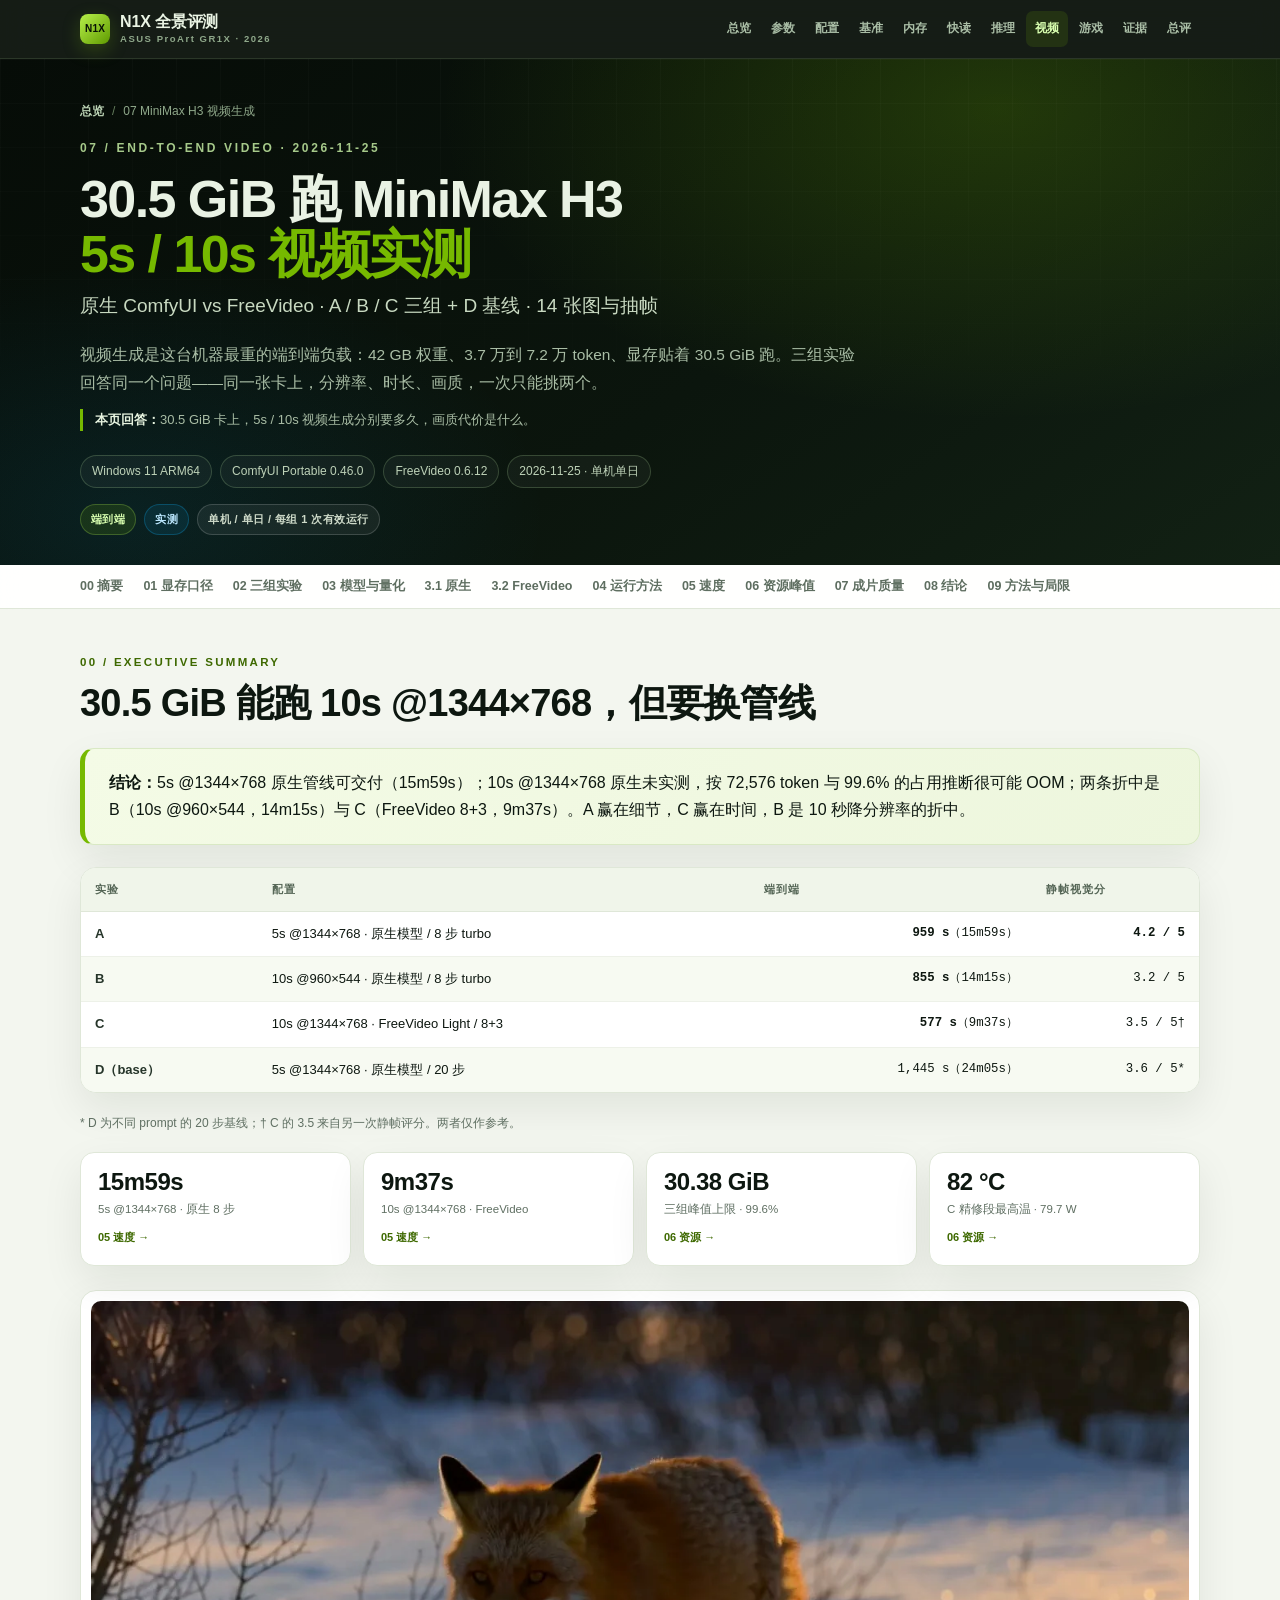
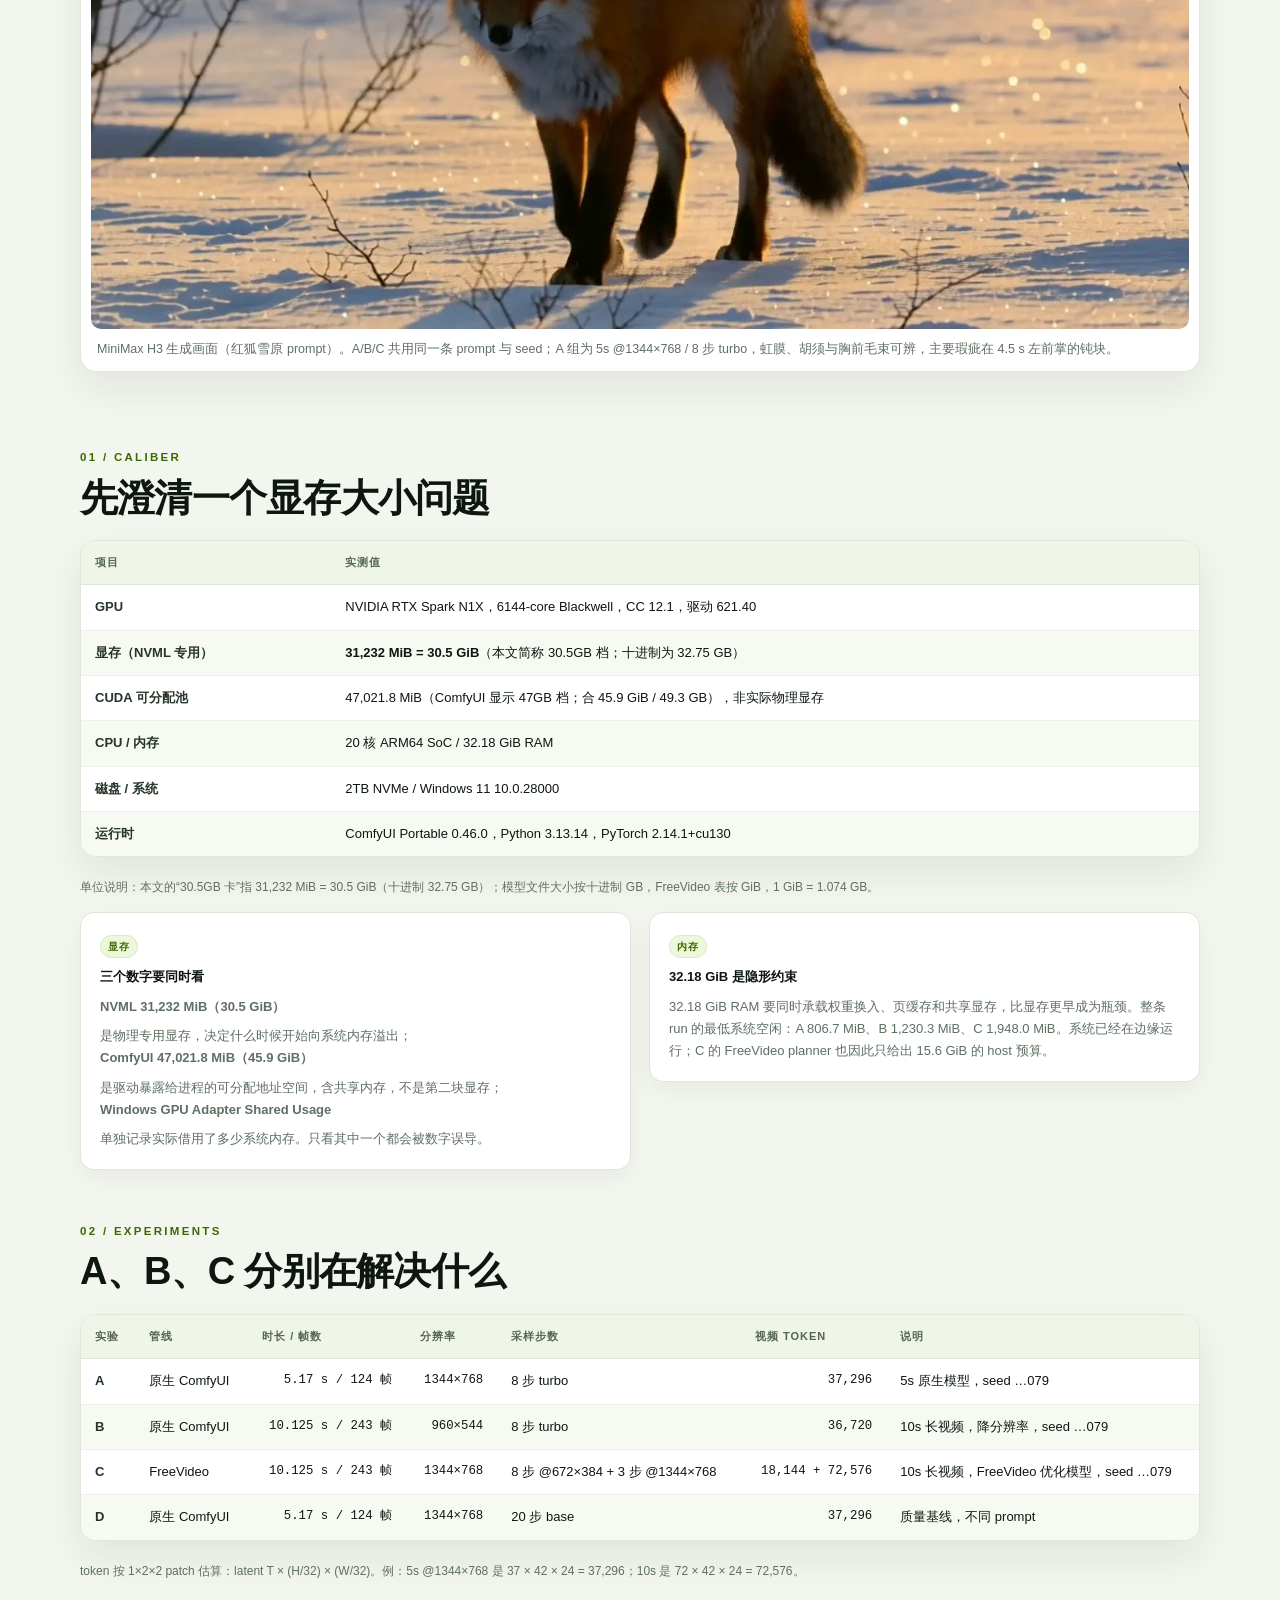
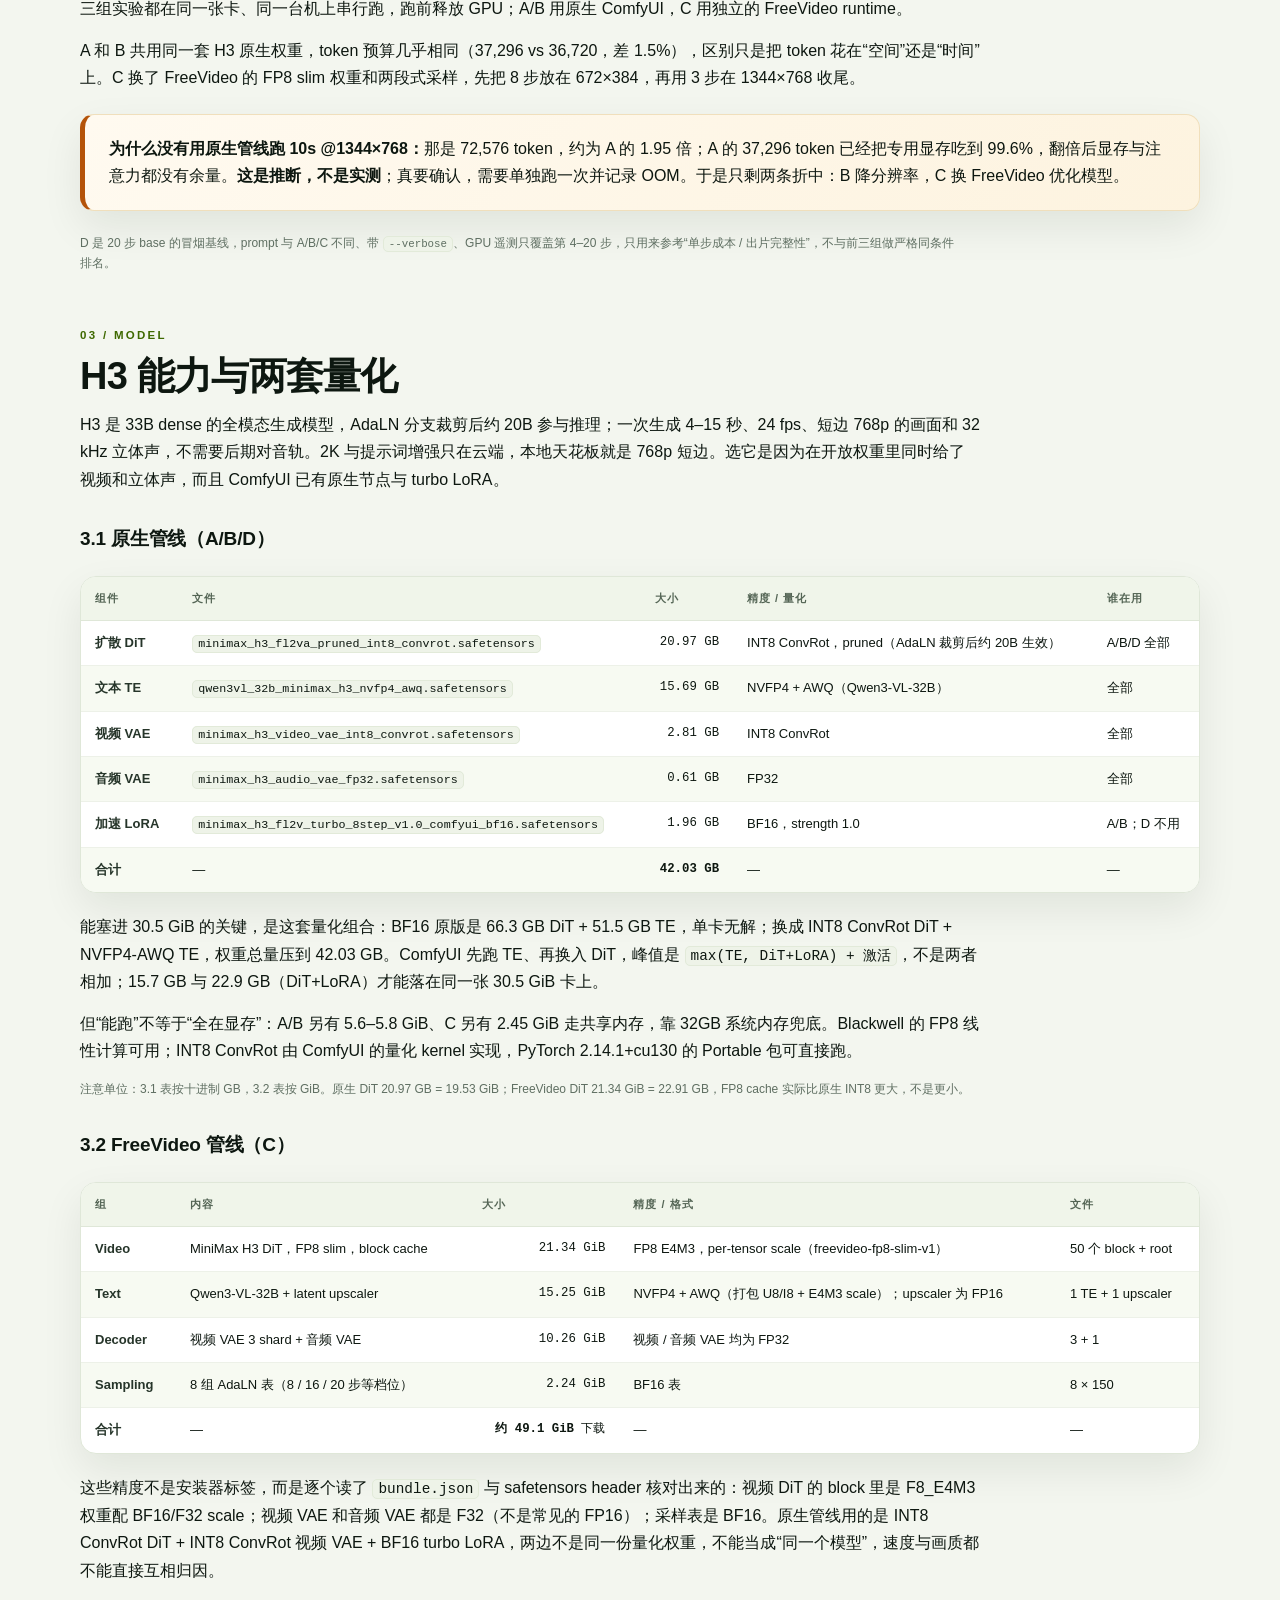
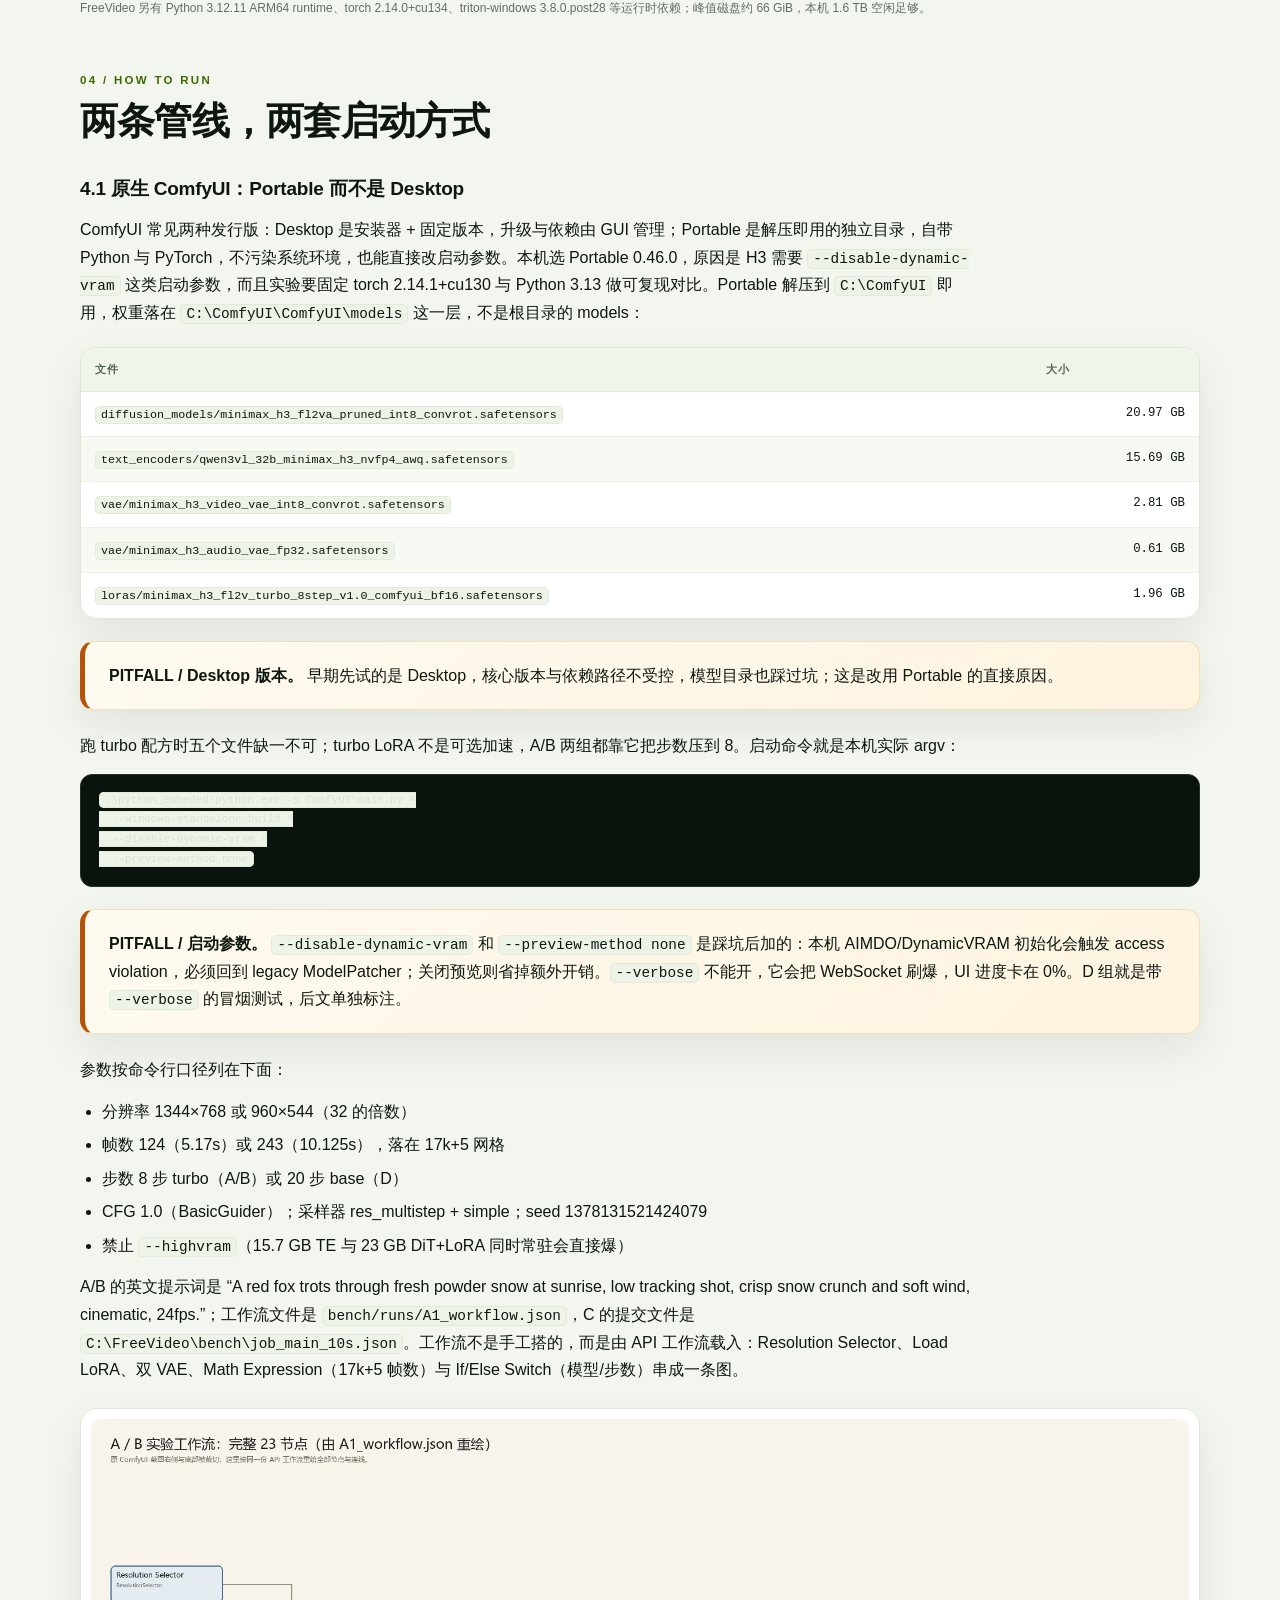
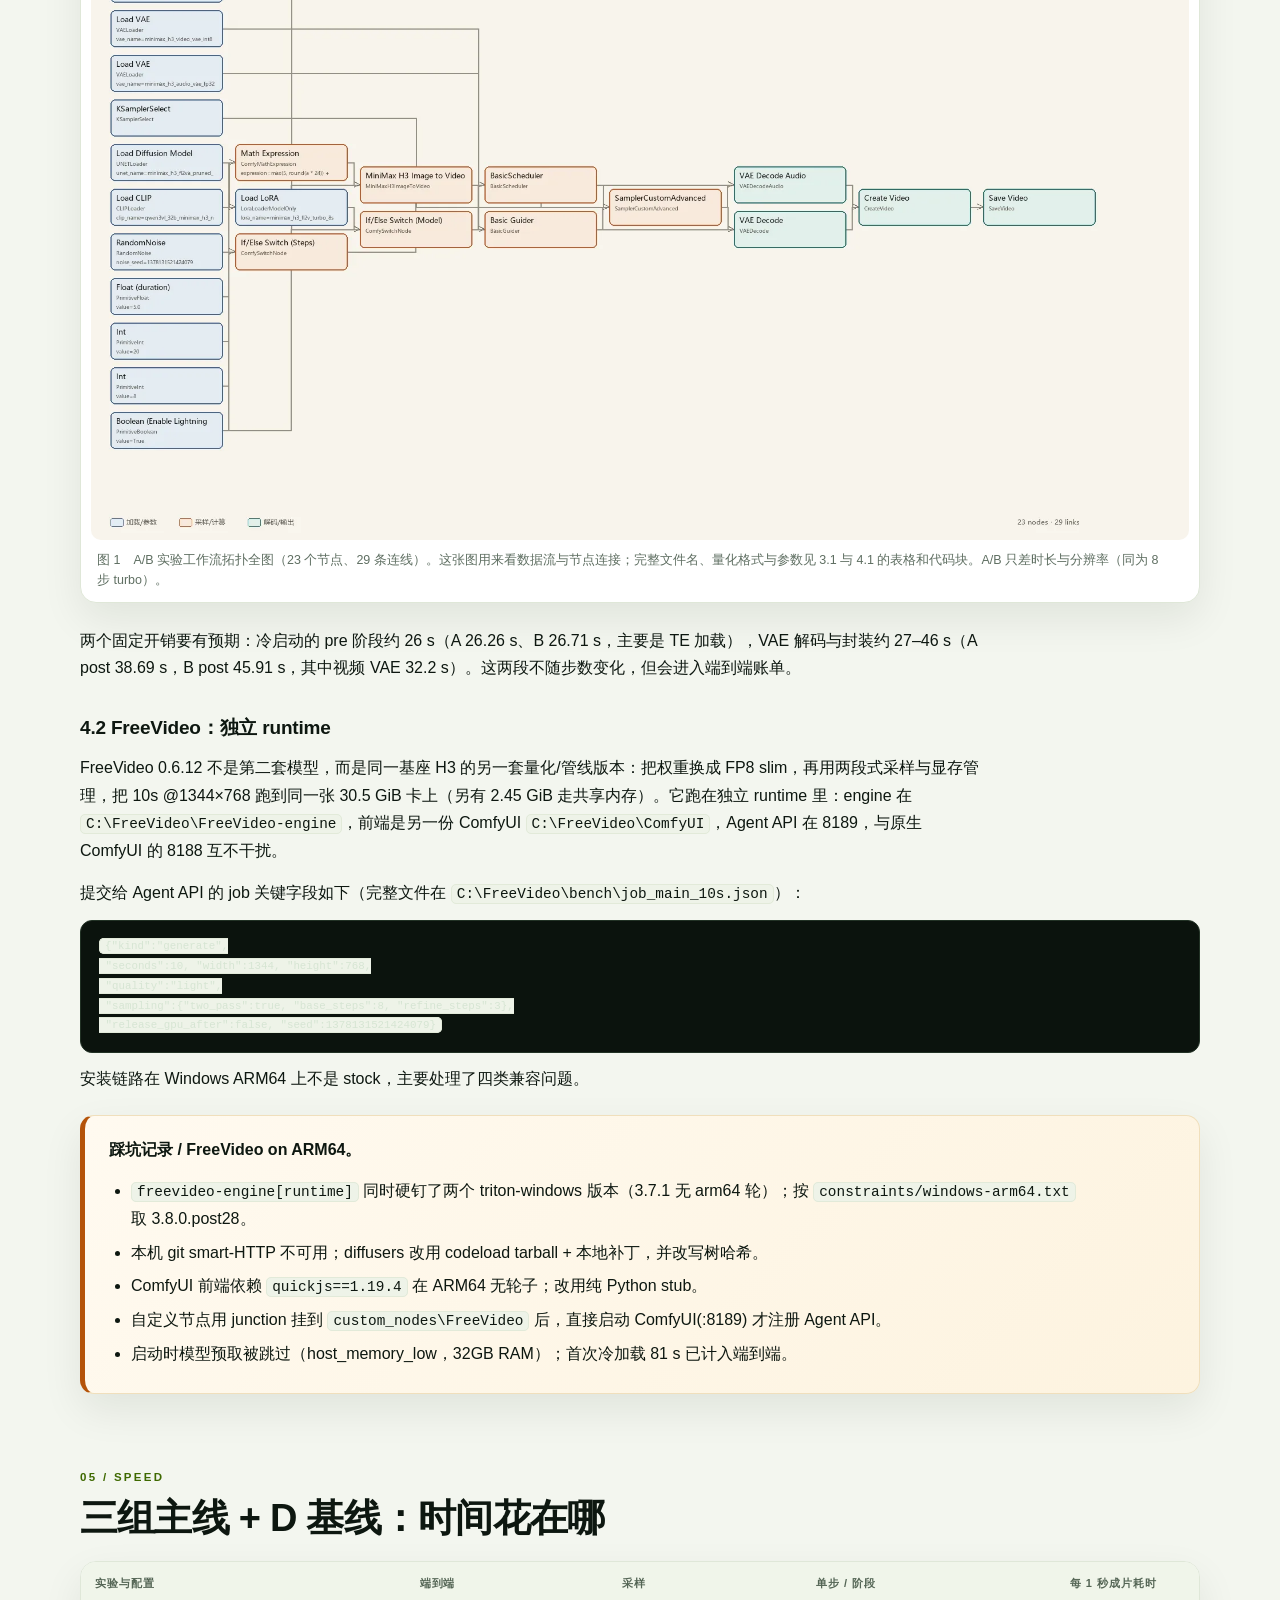
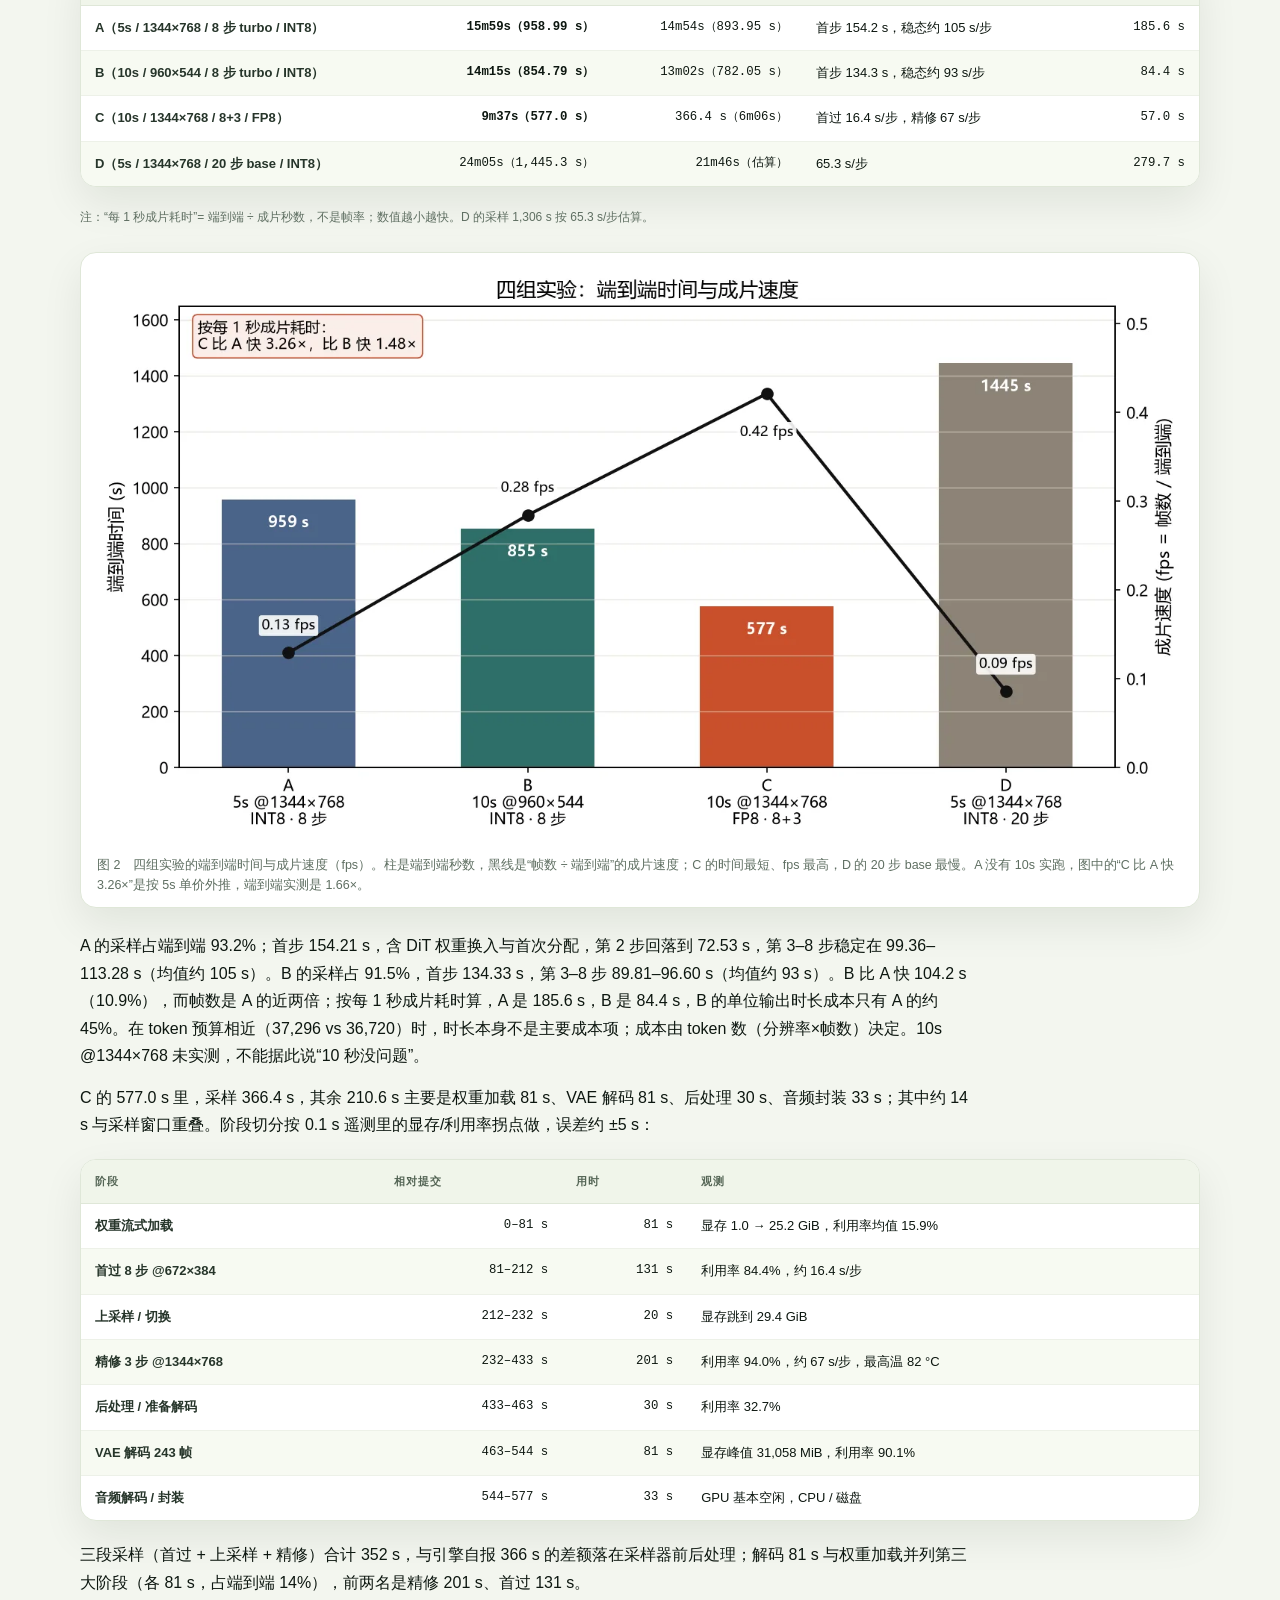
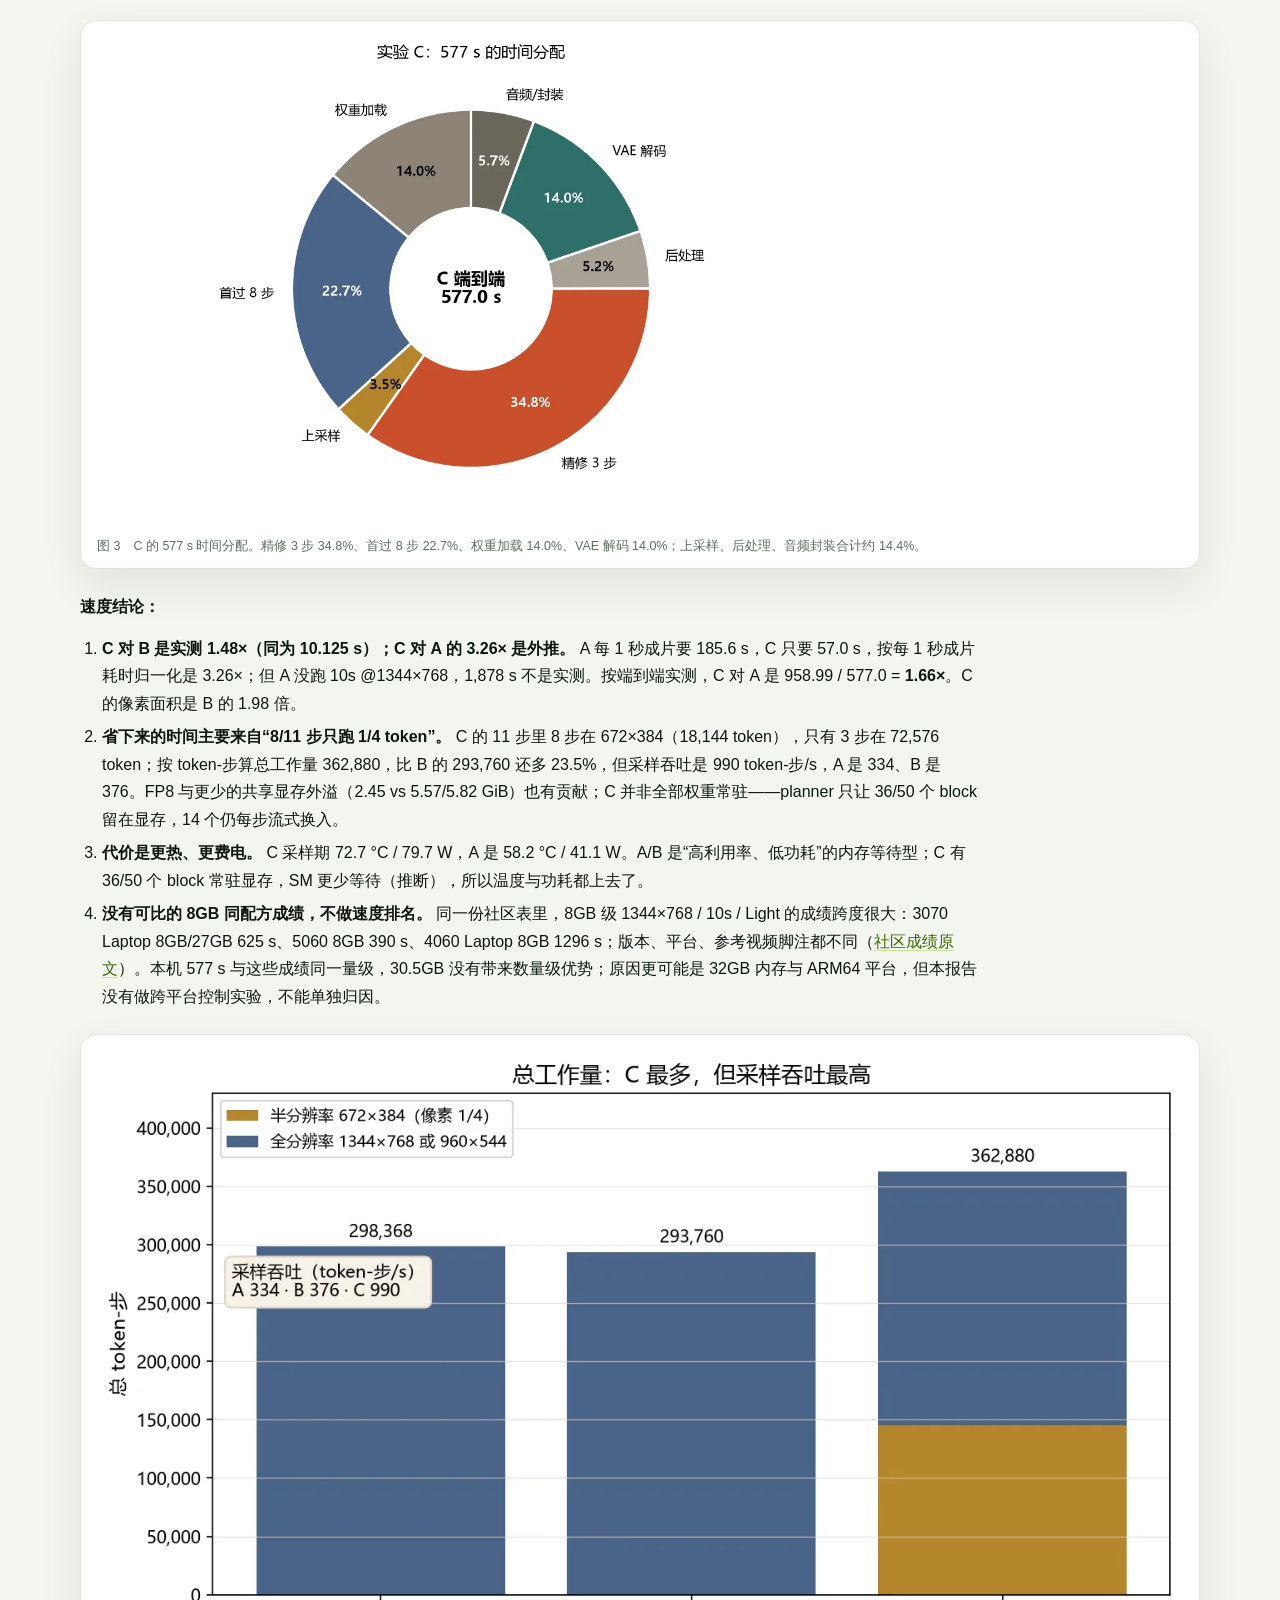
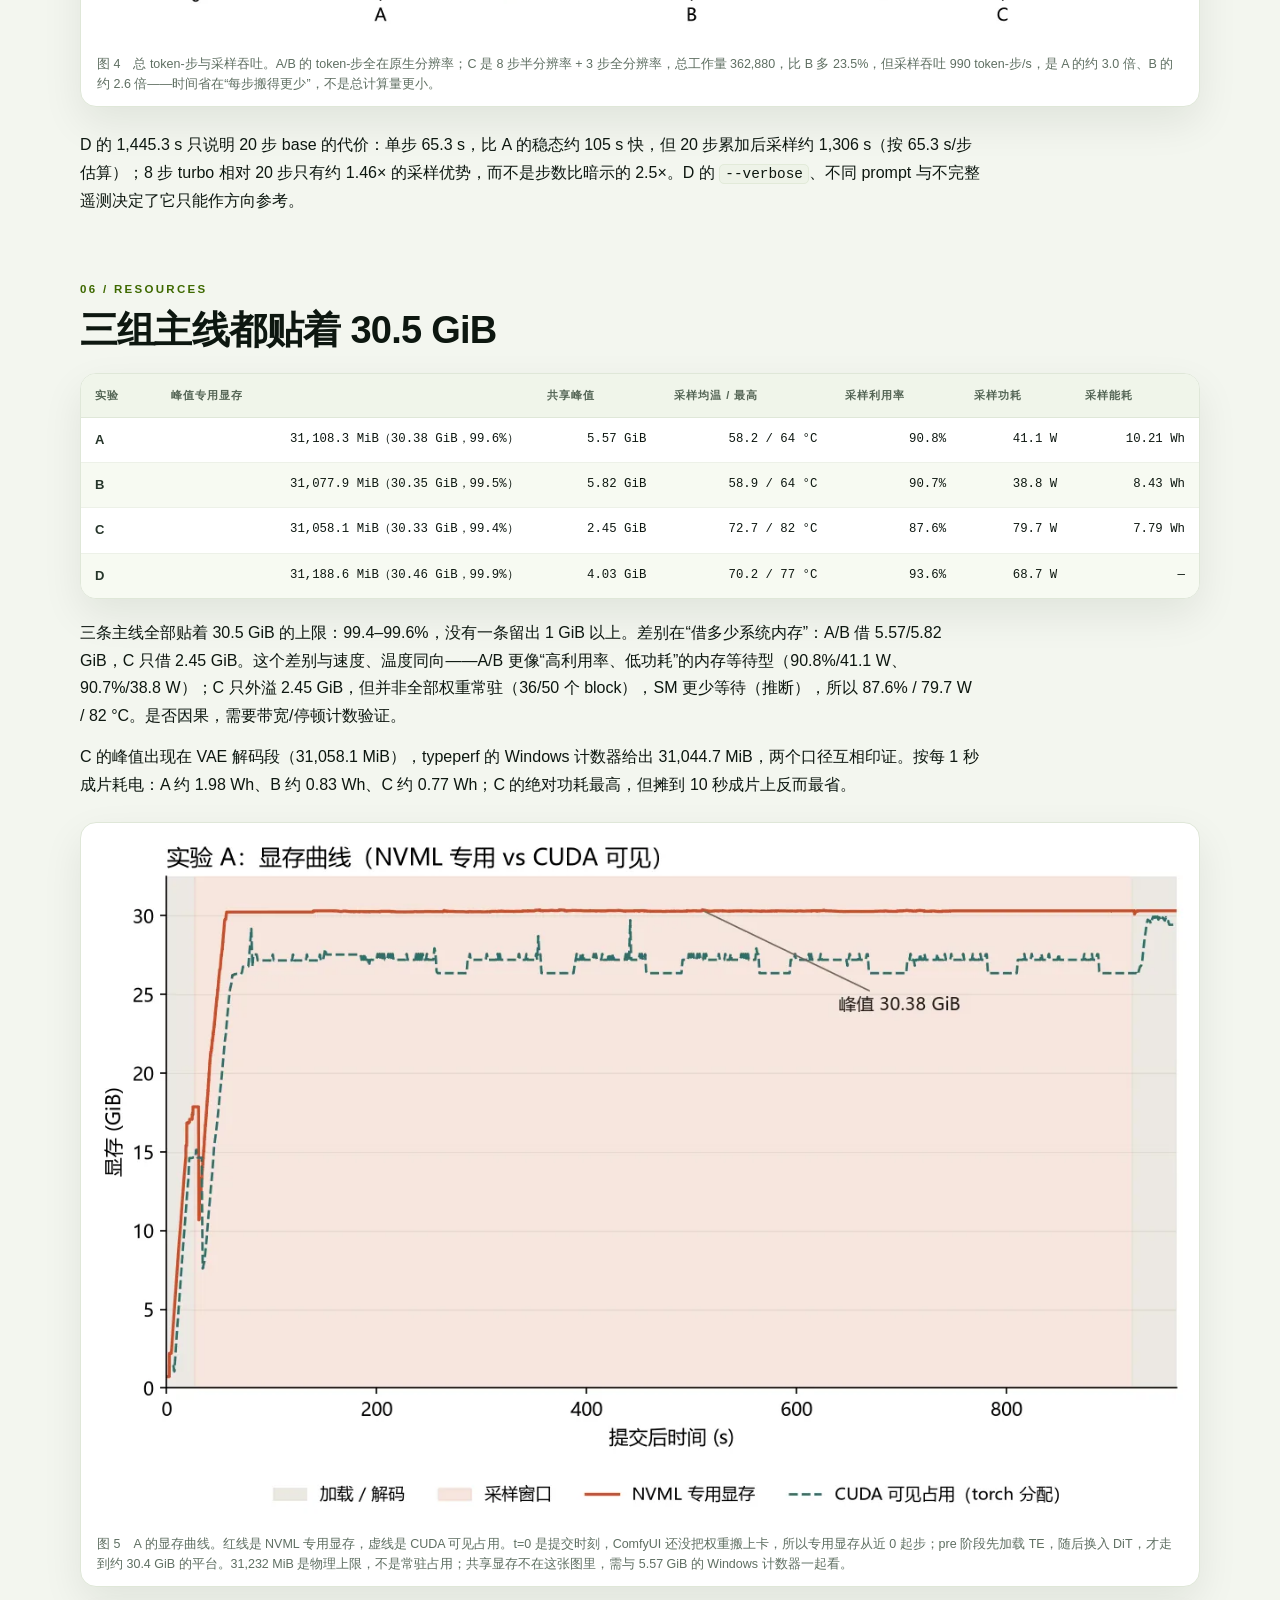
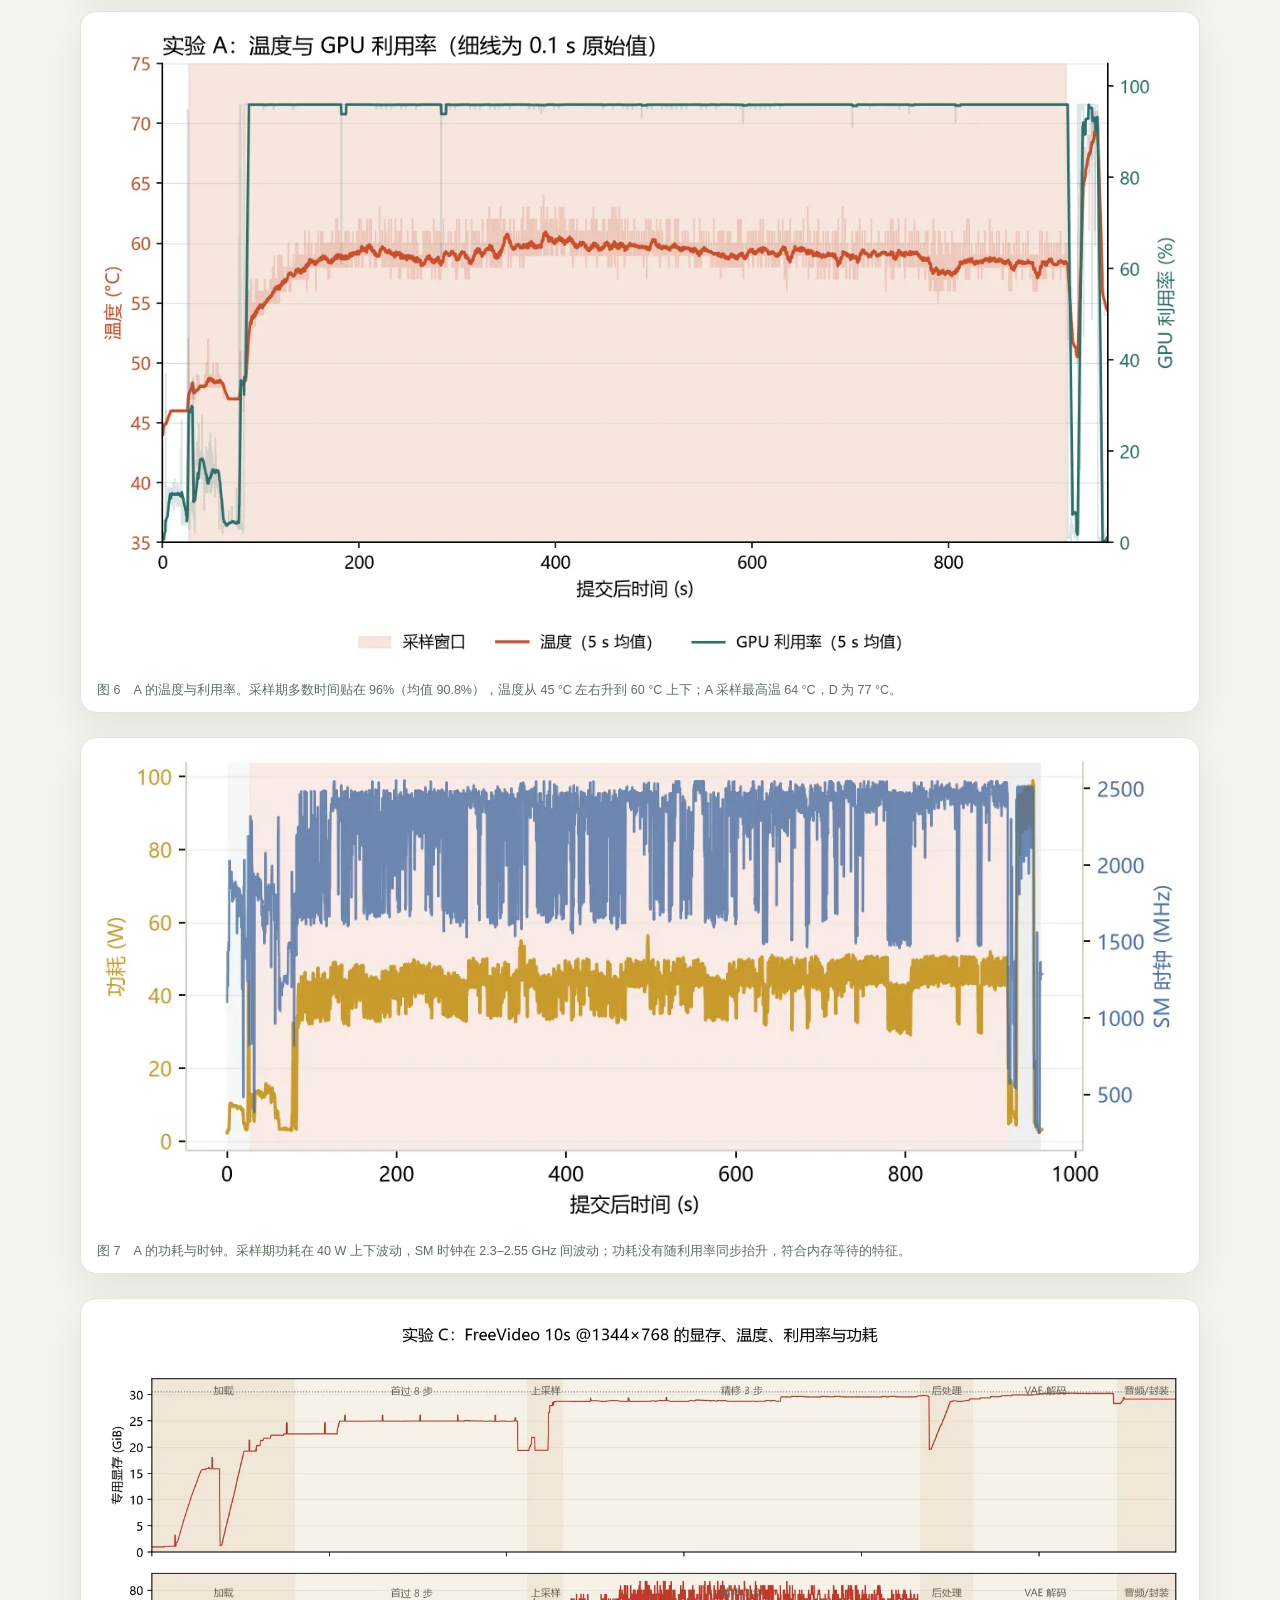
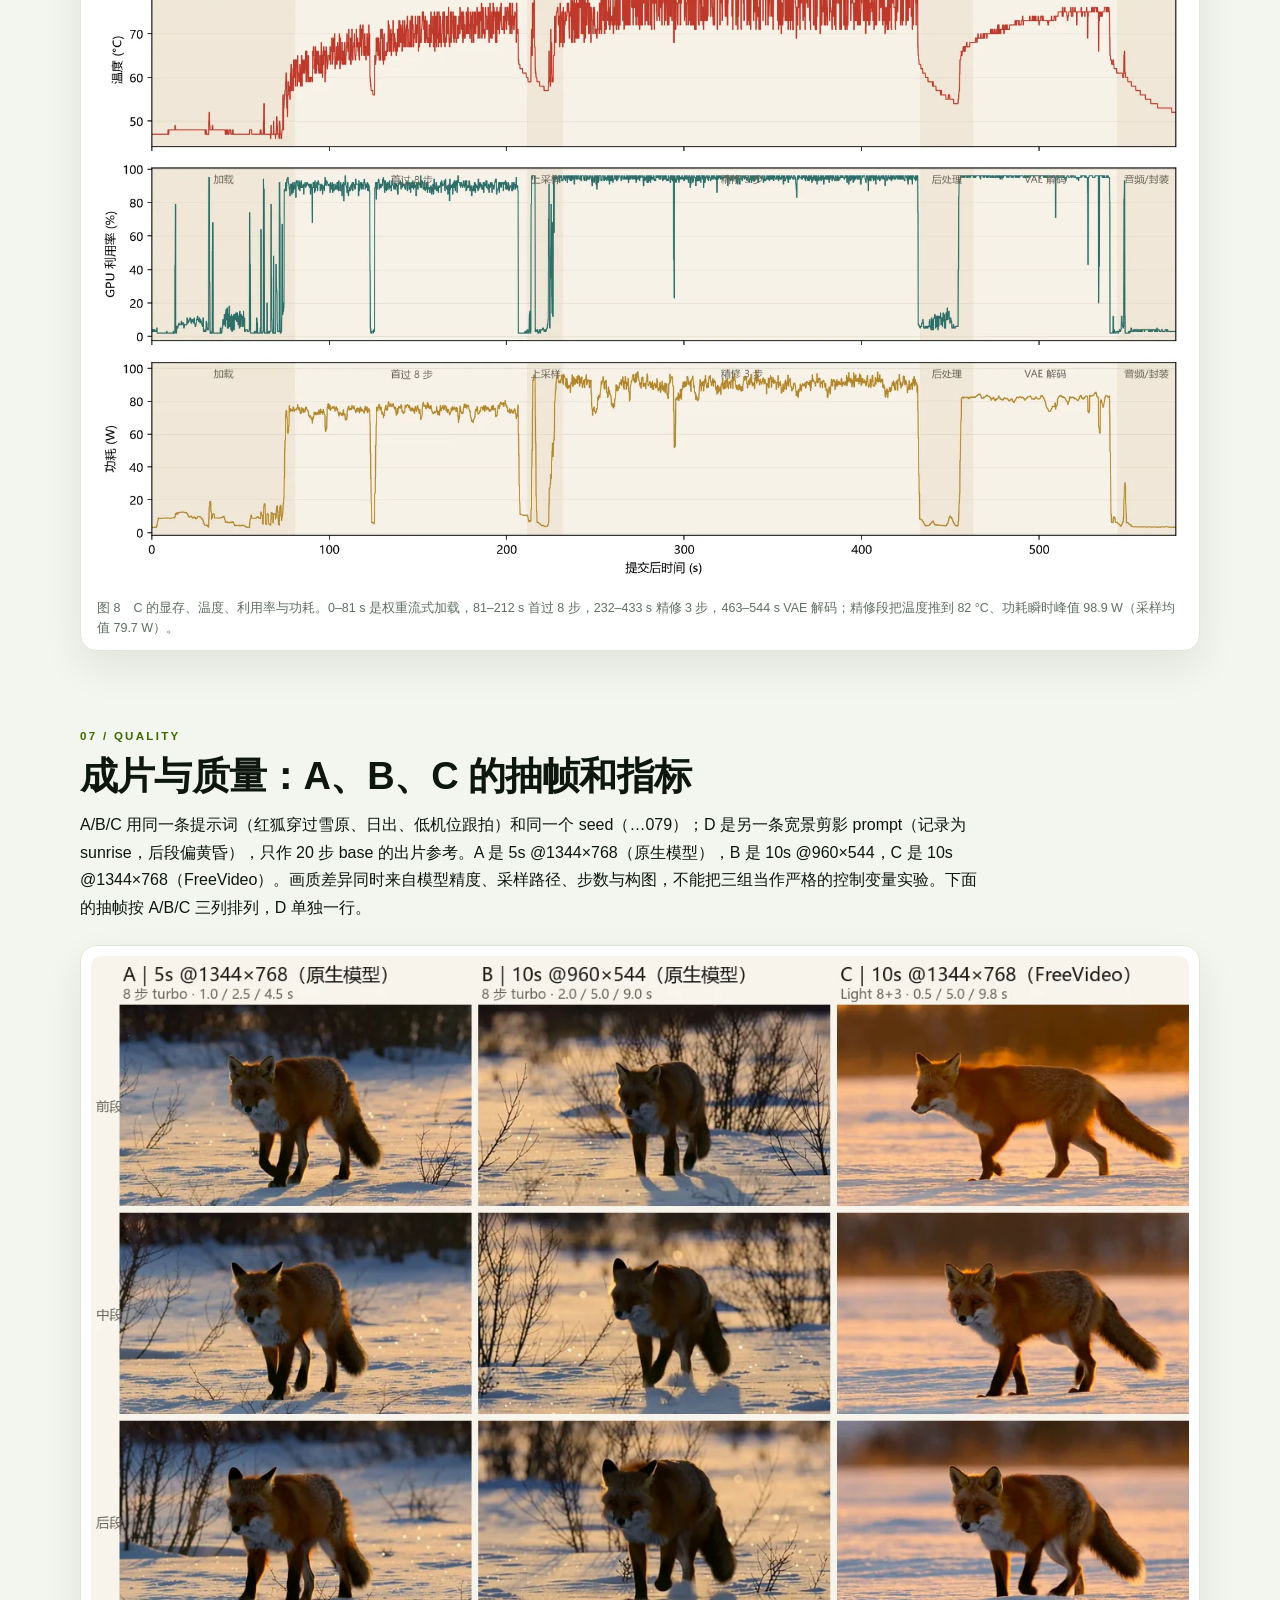
<file: h3.html>
<!doctype html>
<html lang="zh-CN">
<head>
<meta charset="utf-8">
<meta http-equiv="Content-Security-Policy" content="default-src 'none'; script-src 'self'; style-src 'self' 'unsafe-inline'; img-src 'self' data:; font-src 'self'; connect-src 'none'; object-src 'none'; base-uri 'none'; form-action 'none'; frame-src 'none'">
<meta name="viewport" content="width=device-width,initial-scale=1">
<title>07 MiniMax H3 视频生成实测 · N1X 全景评测</title>
<meta name="description" content="在 30.5 GiB 专用显存的 RTX Spark N1X 上，用原生 ComfyUI 与 FreeVideo 两条管线实测 MiniMax H3 的 5s / 10s 视频生成：速度、显存、功耗、成片质量与五条选型建议。">
<link rel="stylesheet" href="assets/site.css">
<link rel="icon" href="assets/favicon.svg" type="image/svg+xml">
</head>
<body>
<a class="skip-link" href="#main">跳到正文</a>
<div class="progress-bar" aria-hidden="true"></div>

<header class="topbar">
  <div class="wrap">
    <a class="brand" href="index.html"><span class="mark">N1X</span><span>N1X 全景评测<small>ASUS ProArt GR1X · 2026</small></span></a>
    <button class="nav-toggle" type="button" aria-expanded="false" aria-controls="site-nav">目录</button>
    <nav class="nav" id="site-nav" aria-label="站点导航">
      <a href="index.html">总览</a>
      <a href="spec.html">参数</a>
      <a href="nvidia-app.html">配置</a>
      <a href="benchmark.html">基准</a>
      <a href="memory.html">内存</a>
      <a href="memory-story.html">快读</a>
      <a href="qwen.html">推理</a>
      <a href="h3.html" class="active">视频</a>
      <a href="wukong.html">游戏</a>
      <a href="evidence.html">证据</a>
      <a href="verdict.html">总评</a>
    </nav>
  </div>
</header>

<header class="hero compact">
  <div class="wrap">
    <div class="crumbs"><a href="index.html">总览</a><span class="sep">/</span><span>07 MiniMax H3 视频生成</span></div>
    <div class="eyebrow">07 / End-to-end video · 2026-11-25</div>
    <h1>30.5 GiB 跑 MiniMax H3<br><span>5s / 10s 视频实测</span></h1>
    <p class="sub">原生 ComfyUI vs FreeVideo · A / B / C 三组 + D 基线 · 14 张图与抽帧</p>
    <p class="lede">视频生成是这台机器最重的端到端负载：42 GB 权重、3.7 万到 7.2 万 token、显存贴着 30.5 GiB 跑。三组实验回答同一个问题——同一张卡上，分辨率、时长、画质，一次只能挑两个。</p>
    <p class="page-q"><b>本页回答：</b>30.5 GiB 卡上，5s / 10s 视频生成分别要多久，画质代价是什么。</p>
    <div class="meta">
      <span>Windows 11 ARM64</span><span>ComfyUI Portable 0.46.0</span><span>FreeVideo 0.6.12</span><span>2026-11-25 · 单机单日</span>
    </div>
    <div class="roles"><span class="role-pill">端到端</span><span class="role-pill alt">实测</span><span class="role-pill gray">单机 / 单日 / 每组 1 次有效运行</span></div>
  </div>
</header>

<nav class="toc" aria-label="本页目录">
  <div class="wrap">
    <a href="#s-summary">00 摘要</a><a href="#s-vram">01 显存口径</a><a href="#s-experiments">02 三组实验</a>
    <a href="#s-model">03 模型与量化</a><a href="#s-native">3.1 原生</a><a href="#s-freevideo">3.2 FreeVideo</a>
    <a href="#s-run">04 运行方法</a><a href="#s-speed">05 速度</a><a href="#s-resources">06 资源峰值</a>
    <a href="#s-quality">07 成片质量</a><a href="#s-advice">08 结论</a><a href="#s-limits">09 方法与局限</a>
  </div>
</nav>

<main class="wrap" id="main">

<section id="s-summary">
  <div class="kicker">00 / Executive summary</div>
  <h2>30.5 GiB 能跑 10s @1344×768，但要换管线</h2>
  <div class="callout">
    <p style="margin:0"><b>结论：</b>5s @1344×768 原生管线可交付（15m59s）；10s @1344×768 原生未实测，按 72,576 token 与 99.6% 的占用推断很可能 OOM；两条折中是 B（10s @960×544，14m15s）与 C（FreeVideo 8+3，9m37s）。A 赢在细节，C 赢在时间，B 是 10 秒降分辨率的折中。</p>
  </div>
  <div class="table-wrap">
    <table>
      <thead><tr><th>实验</th><th>配置</th><th>端到端</th><th>静帧视觉分</th></tr></thead>
      <tbody>
        <tr><td class="dim">A</td><td>5s @1344×768 · 原生模型 / 8 步 turbo</td><td class="num"><b>959 s</b>（15m59s）</td><td class="num"><b>4.2 / 5</b></td></tr>
        <tr><td class="dim">B</td><td>10s @960×544 · 原生模型 / 8 步 turbo</td><td class="num"><b>855 s</b>（14m15s）</td><td class="num">3.2 / 5</td></tr>
        <tr><td class="dim">C</td><td>10s @1344×768 · FreeVideo Light / 8+3</td><td class="num"><b>577 s</b>（9m37s）</td><td class="num">3.5 / 5†</td></tr>
        <tr><td class="dim">D（base）</td><td>5s @1344×768 · 原生模型 / 20 步</td><td class="num">1,445 s（24m05s）</td><td class="num">3.6 / 5*</td></tr>
      </tbody>
    </table>
  </div>
  <p class="small">* D 为不同 prompt 的 20 步基线；† C 的 3.5 来自另一次静帧评分。两者仅作参考。</p>
  <div class="kpi-band" style="margin-top:18px">
    <div class="kpi"><b>15m59s</b><span>5s @1344×768 · 原生 8 步</span><a href="#s-speed">05 速度 →</a></div>
    <div class="kpi"><b>9m37s</b><span>10s @1344×768 · FreeVideo</span><a href="#s-speed">05 速度 →</a></div>
    <div class="kpi"><b>30.38 GiB</b><span>三组峰值上限 · 99.6%</span><a href="#s-resources">06 资源 →</a></div>
    <div class="kpi"><b>82 °C</b><span>C 精修段最高温 · 79.7 W</span><a href="#s-resources">06 资源 →</a></div>
  </div>
  <figure>
    <img src="assets/img/h3/fig-01.webp" alt="MiniMax H3 生成的红狐雪原画面" width="1344" height="768" loading="lazy" decoding="async">
    <figcaption>MiniMax H3 生成画面（红狐雪原 prompt）。A/B/C 共用同一条 prompt 与 seed；A 组为 5s @1344×768 / 8 步 turbo，虹膜、胡须与胸前毛束可辨，主要瑕疵在 4.5 s 左前掌的钝块。</figcaption>
  </figure>
</section>

<section id="s-vram">
  <div class="kicker">01 / Caliber</div>
  <h2>先澄清一个显存大小问题</h2>
  <div class="table-wrap">
    <table>
      <thead><tr><th>项目</th><th>实测值</th></tr></thead>
      <tbody>
        <tr><td class="dim">GPU</td><td>NVIDIA RTX Spark N1X，6144-core Blackwell，CC 12.1，驱动 621.40</td></tr>
        <tr><td class="dim">显存（NVML 专用）</td><td><b>31,232 MiB = 30.5 GiB</b>（本文简称 30.5GB 档；十进制为 32.75 GB）</td></tr>
        <tr><td class="dim">CUDA 可分配池</td><td>47,021.8 MiB（ComfyUI 显示 47GB 档；合 45.9 GiB / 49.3 GB），非实际物理显存</td></tr>
        <tr><td class="dim">CPU / 内存</td><td>20 核 ARM64 SoC / 32.18 GiB RAM</td></tr>
        <tr><td class="dim">磁盘 / 系统</td><td>2TB NVMe / Windows 11 10.0.28000</td></tr>
        <tr><td class="dim">运行时</td><td>ComfyUI Portable 0.46.0，Python 3.13.14，PyTorch 2.14.1+cu130</td></tr>
      </tbody>
    </table>
  </div>
  <p class="small">单位说明：本文的“30.5GB 卡”指 31,232 MiB = 30.5 GiB（十进制 32.75 GB）；模型文件大小按十进制 GB，FreeVideo 表按 GiB，1 GiB = 1.074 GB。</p>
  <div class="grid-2">
    <div class="note-card"><span class="tag">显存</span><b>三个数字要同时看</b><p><b>NVML 31,232 MiB（30.5 GiB）</b>是物理专用显存，决定什么时候开始向系统内存溢出；<b>ComfyUI 47,021.8 MiB（45.9 GiB）</b>是驱动暴露给进程的可分配地址空间，含共享内存，不是第二块显存；<b>Windows GPU Adapter Shared Usage</b> 单独记录实际借用了多少系统内存。只看其中一个都会被数字误导。</p></div>
    <div class="note-card"><span class="tag">内存</span><b>32.18 GiB 是隐形约束</b><p>32.18 GiB RAM 要同时承载权重换入、页缓存和共享显存，比显存更早成为瓶颈。整条 run 的最低系统空闲：A 806.7 MiB、B 1,230.3 MiB、C 1,948.0 MiB。系统已经在边缘运行；C 的 FreeVideo planner 也因此只给出 15.6 GiB 的 host 预算。</p></div>
  </div>
</section>

<section id="s-experiments">
  <div class="kicker">02 / Experiments</div>
  <h2>A、B、C 分别在解决什么</h2>
  <div class="table-wrap">
    <table>
      <thead><tr><th>实验</th><th>管线</th><th>时长 / 帧数</th><th>分辨率</th><th>采样步数</th><th>视频 token</th><th>说明</th></tr></thead>
      <tbody>
        <tr><td class="dim">A</td><td>原生 ComfyUI</td><td class="num">5.17 s / 124 帧</td><td class="num">1344×768</td><td>8 步 turbo</td><td class="num">37,296</td><td>5s 原生模型，seed …079</td></tr>
        <tr><td class="dim">B</td><td>原生 ComfyUI</td><td class="num">10.125 s / 243 帧</td><td class="num">960×544</td><td>8 步 turbo</td><td class="num">36,720</td><td>10s 长视频，降分辨率，seed …079</td></tr>
        <tr><td class="dim">C</td><td>FreeVideo</td><td class="num">10.125 s / 243 帧</td><td class="num">1344×768</td><td>8 步 @672×384 + 3 步 @1344×768</td><td class="num">18,144 + 72,576</td><td>10s 长视频，FreeVideo 优化模型，seed …079</td></tr>
        <tr><td class="dim">D</td><td>原生 ComfyUI</td><td class="num">5.17 s / 124 帧</td><td class="num">1344×768</td><td>20 步 base</td><td class="num">37,296</td><td>质量基线，不同 prompt</td></tr>
      </tbody>
    </table>
  </div>
  <p class="small">token 按 1×2×2 patch 估算：latent T × (H/32) × (W/32)。例：5s @1344×768 是 37 × 42 × 24 = 37,296；10s 是 72 × 42 × 24 = 72,576。</p>
  <p>三组实验都在同一张卡、同一台机上串行跑，跑前释放 GPU；A/B 用原生 ComfyUI，C 用独立的 FreeVideo runtime。</p>
  <p>A 和 B 共用同一套 H3 原生权重，token 预算几乎相同（37,296 vs 36,720，差 1.5%），区别只是把 token 花在“空间”还是“时间”上。C 换了 FreeVideo 的 FP8 slim 权重和两段式采样，先把 8 步放在 672×384，再用 3 步在 1344×768 收尾。</p>
  <div class="callout amber">
    <p><b>为什么没有用原生管线跑 10s @1344×768：</b>那是 72,576 token，约为 A 的 1.95 倍；A 的 37,296 token 已经把专用显存吃到 99.6%，翻倍后显存与注意力都没有余量。<b>这是推断，不是实测</b>；真要确认，需要单独跑一次并记录 OOM。于是只剩两条折中：B 降分辨率，C 换 FreeVideo 优化模型。</p>
  </div>
  <p class="small" style="margin-bottom:0">D 是 20 步 base 的冒烟基线，prompt 与 A/B/C 不同、带 <code>--verbose</code>、GPU 遥测只覆盖第 4–20 步，只用来参考“单步成本 / 出片完整性”，不与前三组做严格同条件排名。</p>
</section>

<section id="s-model">
  <div class="kicker">03 / Model</div>
  <h2>H3 能力与两套量化</h2>
  <p>H3 是 33B dense 的全模态生成模型，AdaLN 分支裁剪后约 20B 参与推理；一次生成 4–15 秒、24 fps、短边 768p 的画面和 32 kHz 立体声，不需要后期对音轨。2K 与提示词增强只在云端，本地天花板就是 768p 短边。选它是因为在开放权重里同时给了视频和立体声，而且 ComfyUI 已有原生节点与 turbo LoRA。</p>

  <h3 id="s-native" style="scroll-margin-top:120px">3.1 原生管线（A/B/D）</h3>
  <div class="table-wrap">
    <table>
      <thead><tr><th>组件</th><th>文件</th><th>大小</th><th>精度 / 量化</th><th>谁在用</th></tr></thead>
      <tbody>
        <tr><td class="dim">扩散 DiT</td><td><code>minimax_h3_fl2va_pruned_int8_convrot.safetensors</code></td><td class="num">20.97 GB</td><td>INT8 ConvRot，pruned（AdaLN 裁剪后约 20B 生效）</td><td>A/B/D 全部</td></tr>
        <tr><td class="dim">文本 TE</td><td><code>qwen3vl_32b_minimax_h3_nvfp4_awq.safetensors</code></td><td class="num">15.69 GB</td><td>NVFP4 + AWQ（Qwen3-VL-32B）</td><td>全部</td></tr>
        <tr><td class="dim">视频 VAE</td><td><code>minimax_h3_video_vae_int8_convrot.safetensors</code></td><td class="num">2.81 GB</td><td>INT8 ConvRot</td><td>全部</td></tr>
        <tr><td class="dim">音频 VAE</td><td><code>minimax_h3_audio_vae_fp32.safetensors</code></td><td class="num">0.61 GB</td><td>FP32</td><td>全部</td></tr>
        <tr><td class="dim">加速 LoRA</td><td><code>minimax_h3_fl2v_turbo_8step_v1.0_comfyui_bf16.safetensors</code></td><td class="num">1.96 GB</td><td>BF16，strength 1.0</td><td>A/B；D 不用</td></tr>
        <tr><td class="dim">合计</td><td>—</td><td class="num"><b>42.03 GB</b></td><td>—</td><td>—</td></tr>
      </tbody>
    </table>
  </div>
  <p>能塞进 30.5 GiB 的关键，是这套量化组合：BF16 原版是 66.3 GB DiT + 51.5 GB TE，单卡无解；换成 INT8 ConvRot DiT + NVFP4-AWQ TE，权重总量压到 42.03 GB。ComfyUI 先跑 TE、再换入 DiT，峰值是 <code>max(TE, DiT+LoRA) + 激活</code>，不是两者相加；15.7 GB 与 22.9 GB（DiT+LoRA）才能落在同一张 30.5 GiB 卡上。</p>
  <p>但“能跑”不等于“全在显存”：A/B 另有 5.6–5.8 GiB、C 另有 2.45 GiB 走共享内存，靠 32GB 系统内存兜底。Blackwell 的 FP8 线性计算可用；INT8 ConvRot 由 ComfyUI 的量化 kernel 实现，PyTorch 2.14.1+cu130 的 Portable 包可直接跑。</p>
  <p class="small">注意单位：3.1 表按十进制 GB，3.2 表按 GiB。原生 DiT 20.97 GB = 19.53 GiB；FreeVideo DiT 21.34 GiB = 22.91 GB，FP8 cache 实际比原生 INT8 更大，不是更小。</p>

  <h3 id="s-freevideo" style="scroll-margin-top:120px">3.2 FreeVideo 管线（C）</h3>
  <div class="table-wrap">
    <table>
      <thead><tr><th>组</th><th>内容</th><th>大小</th><th>精度 / 格式</th><th>文件</th></tr></thead>
      <tbody>
        <tr><td class="dim">Video</td><td>MiniMax H3 DiT，FP8 slim，block cache</td><td class="num">21.34 GiB</td><td>FP8 E4M3，per-tensor scale（freevideo-fp8-slim-v1）</td><td>50 个 block + root</td></tr>
        <tr><td class="dim">Text</td><td>Qwen3-VL-32B + latent upscaler</td><td class="num">15.25 GiB</td><td>NVFP4 + AWQ（打包 U8/I8 + E4M3 scale）；upscaler 为 FP16</td><td>1 TE + 1 upscaler</td></tr>
        <tr><td class="dim">Decoder</td><td>视频 VAE 3 shard + 音频 VAE</td><td class="num">10.26 GiB</td><td>视频 / 音频 VAE 均为 FP32</td><td>3 + 1</td></tr>
        <tr><td class="dim">Sampling</td><td>8 组 AdaLN 表（8 / 16 / 20 步等档位）</td><td class="num">2.24 GiB</td><td>BF16 表</td><td>8 × 150</td></tr>
        <tr><td class="dim">合计</td><td>—</td><td class="num"><b>约 49.1 GiB</b> 下载</td><td>—</td><td>—</td></tr>
      </tbody>
    </table>
  </div>
  <p>这些精度不是安装器标签，而是逐个读了 <code>bundle.json</code> 与 safetensors header 核对出来的：视频 DiT 的 block 里是 F8_E4M3 权重配 BF16/F32 scale；视频 VAE 和音频 VAE 都是 F32（不是常见的 FP16）；采样表是 BF16。原生管线用的是 INT8 ConvRot DiT + INT8 ConvRot 视频 VAE + BF16 turbo LoRA，两边不是同一份量化权重，不能当成“同一个模型”，速度与画质都不能直接互相归因。</p>
  <p class="small" style="margin-bottom:0">FreeVideo 另有 Python 3.12.11 ARM64 runtime、torch 2.14.0+cu134、triton-windows 3.8.0.post28 等运行时依赖；峰值磁盘约 66 GiB，本机 1.6 TB 空闲足够。</p>
</section>

<section id="s-run">
  <div class="kicker">04 / How to run</div>
  <h2>两条管线，两套启动方式</h2>

  <h3 id="s-comfy" style="scroll-margin-top:120px">4.1 原生 ComfyUI：Portable 而不是 Desktop</h3>
  <p>ComfyUI 常见两种发行版：Desktop 是安装器 + 固定版本，升级与依赖由 GUI 管理；Portable 是解压即用的独立目录，自带 Python 与 PyTorch，不污染系统环境，也能直接改启动参数。本机选 Portable 0.46.0，原因是 H3 需要 <code>--disable-dynamic-vram</code> 这类启动参数，而且实验要固定 torch 2.14.1+cu130 与 Python 3.13 做可复现对比。Portable 解压到 <code>C:\ComfyUI</code> 即用，权重落在 <code>C:\ComfyUI\ComfyUI\models</code> 这一层，不是根目录的 models：</p>
  <div class="table-wrap">
    <table>
      <thead><tr><th>文件</th><th>大小</th></tr></thead>
      <tbody>
        <tr><td><code>diffusion_models/minimax_h3_fl2va_pruned_int8_convrot.safetensors</code></td><td class="num">20.97 GB</td></tr>
        <tr><td><code>text_encoders/qwen3vl_32b_minimax_h3_nvfp4_awq.safetensors</code></td><td class="num">15.69 GB</td></tr>
        <tr><td><code>vae/minimax_h3_video_vae_int8_convrot.safetensors</code></td><td class="num">2.81 GB</td></tr>
        <tr><td><code>vae/minimax_h3_audio_vae_fp32.safetensors</code></td><td class="num">0.61 GB</td></tr>
        <tr><td><code>loras/minimax_h3_fl2v_turbo_8step_v1.0_comfyui_bf16.safetensors</code></td><td class="num">1.96 GB</td></tr>
      </tbody>
    </table>
  </div>
  <div class="callout amber">
    <p><b>PITFALL / Desktop 版本。</b> 早期先试的是 Desktop，核心版本与依赖路径不受控，模型目录也踩过坑；这是改用 Portable 的直接原因。</p>
  </div>
  <p>跑 turbo 配方时五个文件缺一不可；turbo LoRA 不是可选加速，A/B 两组都靠它把步数压到 8。启动命令就是本机实际 argv：</p>
  <pre><code>.\python_embeded\python.exe -s ComfyUI\main.py ^
  --windows-standalone-build ^
  --disable-dynamic-vram ^
  --preview-method none</code></pre>
  <div class="callout amber">
    <p><b>PITFALL / 启动参数。</b> <code>--disable-dynamic-vram</code> 和 <code>--preview-method none</code> 是踩坑后加的：本机 AIMDO/DynamicVRAM 初始化会触发 access violation，必须回到 legacy ModelPatcher；关闭预览则省掉额外开销。<code>--verbose</code> 不能开，它会把 WebSocket 刷爆，UI 进度卡在 0%。D 组就是带 <code>--verbose</code> 的冒烟测试，后文单独标注。</p>
  </div>
  <p>参数按命令行口径列在下面：</p>
  <ul>
    <li>分辨率 1344×768 或 960×544（32 的倍数）</li>
    <li>帧数 124（5.17s）或 243（10.125s），落在 17k+5 网格</li>
    <li>步数 8 步 turbo（A/B）或 20 步 base（D）</li>
    <li>CFG 1.0（BasicGuider）；采样器 res_multistep + simple；seed 1378131521424079</li>
    <li>禁止 <code>--highvram</code>（15.7 GB TE 与 23 GB DiT+LoRA 同时常驻会直接爆）</li>
  </ul>
  <p>A/B 的英文提示词是 “A red fox trots through fresh powder snow at sunrise, low tracking shot, crisp snow crunch and soft wind, cinematic, 24fps.”；工作流文件是 <code>bench/runs/A1_workflow.json</code>，C 的提交文件是 <code>C:\FreeVideo\bench\job_main_10s.json</code>。工作流不是手工搭的，而是由 API 工作流载入：Resolution Selector、Load LoRA、双 VAE、Math Expression（17k+5 帧数）与 If/Else Switch（模型/步数）串成一条图。</p>
  <figure>
    <img src="assets/img/h3/fig-02.webp" alt="A/B 实验工作流拓扑全图" width="1920" height="1260" loading="lazy" decoding="async">
    <figcaption>图 1　A/B 实验工作流拓扑全图（23 个节点、29 条连线）。这张图用来看数据流与节点连接；完整文件名、量化格式与参数见 3.1 与 4.1 的表格和代码块。A/B 只差时长与分辨率（同为 8 步 turbo）。</figcaption>
  </figure>
  <p>两个固定开销要有预期：冷启动的 pre 阶段约 26 s（A 26.26 s、B 26.71 s，主要是 TE 加载），VAE 解码与封装约 27–46 s（A post 38.69 s，B post 45.91 s，其中视频 VAE 32.2 s）。这两段不随步数变化，但会进入端到端账单。</p>

  <h3 id="s-freevideo-run" style="scroll-margin-top:120px">4.2 FreeVideo：独立 runtime</h3>
  <p>FreeVideo 0.6.12 不是第二套模型，而是同一基座 H3 的另一套量化/管线版本：把权重换成 FP8 slim，再用两段式采样与显存管理，把 10s @1344×768 跑到同一张 30.5 GiB 卡上（另有 2.45 GiB 走共享内存）。它跑在独立 runtime 里：engine 在 <code>C:\FreeVideo\FreeVideo-engine</code>，前端是另一份 ComfyUI <code>C:\FreeVideo\ComfyUI</code>，Agent API 在 8189，与原生 ComfyUI 的 8188 互不干扰。</p>
  <p>提交给 Agent API 的 job 关键字段如下（完整文件在 <code>C:\FreeVideo\bench\job_main_10s.json</code>）：</p>
  <pre><code>{"kind":"generate",
 "seconds":10, "width":1344, "height":768,
 "quality":"light",
 "sampling":{"two_pass":true, "base_steps":8, "refine_steps":3},
 "release_gpu_after":false, "seed":1378131521424079}</code></pre>
  <p>安装链路在 Windows ARM64 上不是 stock，主要处理了四类兼容问题。</p>
  <div class="callout amber">
    <p><b>踩坑记录 / FreeVideo on ARM64。</b></p>
    <ul style="margin:8px 0 0">
      <li><code>freevideo-engine[runtime]</code> 同时硬钉了两个 triton-windows 版本（3.7.1 无 arm64 轮）；按 <code>constraints/windows-arm64.txt</code> 取 3.8.0.post28。</li>
      <li>本机 git smart-HTTP 不可用；diffusers 改用 codeload tarball + 本地补丁，并改写树哈希。</li>
      <li>ComfyUI 前端依赖 <code>quickjs==1.19.4</code> 在 ARM64 无轮子；改用纯 Python stub。</li>
      <li>自定义节点用 junction 挂到 <code>custom_nodes\FreeVideo</code> 后，直接启动 ComfyUI(:8189) 才注册 Agent API。</li>
      <li>启动时模型预取被跳过（host_memory_low，32GB RAM）；首次冷加载 81 s 已计入端到端。</li>
    </ul>
  </div>
</section>

<section id="s-speed">
  <div class="kicker">05 / Speed</div>
  <h2>三组主线 + D 基线：时间花在哪</h2>
  <div class="table-wrap">
    <table>
      <thead><tr><th>实验与配置</th><th>端到端</th><th>采样</th><th>单步 / 阶段</th><th>每 1 秒成片耗时</th></tr></thead>
      <tbody>
        <tr><td class="dim">A（5s / 1344×768 / 8 步 turbo / INT8）</td><td class="num"><b>15m59s（958.99 s）</b></td><td class="num">14m54s（893.95 s）</td><td>首步 154.2 s，稳态约 105 s/步</td><td class="num">185.6 s</td></tr>
        <tr><td class="dim">B（10s / 960×544 / 8 步 turbo / INT8）</td><td class="num"><b>14m15s（854.79 s）</b></td><td class="num">13m02s（782.05 s）</td><td>首步 134.3 s，稳态约 93 s/步</td><td class="num">84.4 s</td></tr>
        <tr><td class="dim">C（10s / 1344×768 / 8+3 / FP8）</td><td class="num"><b>9m37s（577.0 s）</b></td><td class="num">366.4 s（6m06s）</td><td>首过 16.4 s/步，精修 67 s/步</td><td class="num">57.0 s</td></tr>
        <tr><td class="dim">D（5s / 1344×768 / 20 步 base / INT8）</td><td class="num">24m05s（1,445.3 s）</td><td class="num">21m46s（估算）</td><td>65.3 s/步</td><td class="num">279.7 s</td></tr>
      </tbody>
    </table>
  </div>
  <p class="small">注：“每 1 秒成片耗时”= 端到端 ÷ 成片秒数，不是帧率；数值越小越快。D 的采样 1,306 s 按 65.3 s/步估算。</p>
  <figure>
    <img src="assets/img/h3/fig-03.webp" alt="四组实验端到端时间与成片速度" width="1470" height="780" loading="lazy" decoding="async">
    <figcaption>图 2　四组实验的端到端时间与成片速度（fps）。柱是端到端秒数，黑线是“帧数 ÷ 端到端”的成片速度；C 的时间最短、fps 最高，D 的 20 步 base 最慢。A 没有 10s 实跑，图中的“C 比 A 快 3.26×”是按 5s 单价外推，端到端实测是 1.66×。</figcaption>
  </figure>
  <p>A 的采样占端到端 93.2%；首步 154.21 s，含 DiT 权重换入与首次分配，第 2 步回落到 72.53 s，第 3–8 步稳定在 99.36–113.28 s（均值约 105 s）。B 的采样占 91.5%，首步 134.33 s，第 3–8 步 89.81–96.60 s（均值约 93 s）。B 比 A 快 104.2 s（10.9%），而帧数是 A 的近两倍；按每 1 秒成片耗时算，A 是 185.6 s，B 是 84.4 s，B 的单位输出时长成本只有 A 的约 45%。在 token 预算相近（37,296 vs 36,720）时，时长本身不是主要成本项；成本由 token 数（分辨率×帧数）决定。10s @1344×768 未实测，不能据此说“10 秒没问题”。</p>
  <p>C 的 577.0 s 里，采样 366.4 s，其余 210.6 s 主要是权重加载 81 s、VAE 解码 81 s、后处理 30 s、音频封装 33 s；其中约 14 s 与采样窗口重叠。阶段切分按 0.1 s 遥测里的显存/利用率拐点做，误差约 ±5 s：</p>
  <div class="table-wrap">
    <table>
      <thead><tr><th>阶段</th><th>相对提交</th><th>用时</th><th>观测</th></tr></thead>
      <tbody>
        <tr><td class="dim">权重流式加载</td><td class="num">0–81 s</td><td class="num">81 s</td><td>显存 1.0 → 25.2 GiB，利用率均值 15.9%</td></tr>
        <tr><td class="dim">首过 8 步 @672×384</td><td class="num">81–212 s</td><td class="num">131 s</td><td>利用率 84.4%，约 16.4 s/步</td></tr>
        <tr><td class="dim">上采样 / 切换</td><td class="num">212–232 s</td><td class="num">20 s</td><td>显存跳到 29.4 GiB</td></tr>
        <tr><td class="dim">精修 3 步 @1344×768</td><td class="num">232–433 s</td><td class="num">201 s</td><td>利用率 94.0%，约 67 s/步，最高温 82 °C</td></tr>
        <tr><td class="dim">后处理 / 准备解码</td><td class="num">433–463 s</td><td class="num">30 s</td><td>利用率 32.7%</td></tr>
        <tr><td class="dim">VAE 解码 243 帧</td><td class="num">463–544 s</td><td class="num">81 s</td><td>显存峰值 31,058 MiB，利用率 90.1%</td></tr>
        <tr><td class="dim">音频解码 / 封装</td><td class="num">544–577 s</td><td class="num">33 s</td><td>GPU 基本空闲，CPU / 磁盘</td></tr>
      </tbody>
    </table>
  </div>
  <p>三段采样（首过 + 上采样 + 精修）合计 352 s，与引擎自报 366 s 的差额落在采样器前后处理；解码 81 s 与权重加载并列第三大阶段（各 81 s，占端到端 14%），前两名是精修 201 s、首过 131 s。</p>
  <figure>
    <img src="assets/img/h3/fig-04.webp" alt="C 的 577 秒时间分配" style="max-width:760px" width="1290" height="840" loading="lazy" decoding="async">
    <figcaption>图 3　C 的 577 s 时间分配。精修 3 步 34.8%、首过 8 步 22.7%、权重加载 14.0%、VAE 解码 14.0%；上采样、后处理、音频封装合计约 14.4%。</figcaption>
  </figure>
  <p><b>速度结论：</b></p>
  <ol>
    <li><b>C 对 B 是实测 1.48×（同为 10.125 s）；C 对 A 的 3.26× 是外推。</b> A 每 1 秒成片要 185.6 s，C 只要 57.0 s，按每 1 秒成片耗时归一化是 3.26×；但 A 没跑 10s @1344×768，1,878 s 不是实测。按端到端实测，C 对 A 是 958.99 / 577.0 = <b>1.66×</b>。C 的像素面积是 B 的 1.98 倍。</li>
    <li><b>省下来的时间主要来自“8/11 步只跑 1/4 token”。</b> C 的 11 步里 8 步在 672×384（18,144 token），只有 3 步在 72,576 token；按 token-步算总工作量 362,880，比 B 的 293,760 还多 23.5%，但采样吞吐是 990 token-步/s，A 是 334、B 是 376。FP8 与更少的共享显存外溢（2.45 vs 5.57/5.82 GiB）也有贡献；C 并非全部权重常驻——planner 只让 36/50 个 block 留在显存，14 个仍每步流式换入。</li>
    <li><b>代价是更热、更费电。</b> C 采样期 72.7 °C / 79.7 W，A 是 58.2 °C / 41.1 W。A/B 是“高利用率、低功耗”的内存等待型；C 有 36/50 个 block 常驻显存，SM 更少等待（推断），所以温度与功耗都上去了。</li>
    <li><b>没有可比的 8GB 同配方成绩，不做速度排名。</b> 同一份社区表里，8GB 级 1344×768 / 10s / Light 的成绩跨度很大：3070 Laptop 8GB/27GB 625 s、5060 8GB 390 s、4060 Laptop 8GB 1296 s；版本、平台、参考视频脚注都不同（<a href="https://github.com/FlashML-org/FreeVideo/blob/main/docs/community-results.md">社区成绩原文</a>）。本机 577 s 与这些成绩同一量级，30.5GB 没有带来数量级优势；原因更可能是 32GB 内存与 ARM64 平台，但本报告没有做跨平台控制实验，不能单独归因。</li>
  </ol>
  <figure>
    <img src="assets/img/h3/fig-05.webp" alt="总 token-步与采样吞吐对比" width="1320" height="720" loading="lazy" decoding="async">
    <figcaption>图 4　总 token-步与采样吞吐。A/B 的 token-步全在原生分辨率；C 是 8 步半分辨率 + 3 步全分辨率，总工作量 362,880，比 B 多 23.5%，但采样吞吐 990 token-步/s，是 A 的约 3.0 倍、B 的约 2.6 倍——时间省在“每步搬得更少”，不是总计算量更小。</figcaption>
  </figure>
  <p>D 的 1,445.3 s 只说明 20 步 base 的代价：单步 65.3 s，比 A 的稳态约 105 s 快，但 20 步累加后采样约 1,306 s（按 65.3 s/步估算）；8 步 turbo 相对 20 步只有约 1.46× 的采样优势，而不是步数比暗示的 2.5×。D 的 <code>--verbose</code>、不同 prompt 与不完整遥测决定了它只能作方向参考。</p>
</section>

<section id="s-resources">
  <div class="kicker">06 / Resources</div>
  <h2>三组主线都贴着 30.5 GiB</h2>
  <div class="table-wrap">
    <table>
      <thead><tr><th>实验</th><th>峰值专用显存</th><th>共享峰值</th><th>采样均温 / 最高</th><th>采样利用率</th><th>采样功耗</th><th>采样能耗</th></tr></thead>
      <tbody>
        <tr><td class="dim">A</td><td class="num">31,108.3 MiB（30.38 GiB，99.6%）</td><td class="num">5.57 GiB</td><td class="num">58.2 / 64 °C</td><td class="num">90.8%</td><td class="num">41.1 W</td><td class="num">10.21 Wh</td></tr>
        <tr><td class="dim">B</td><td class="num">31,077.9 MiB（30.35 GiB，99.5%）</td><td class="num">5.82 GiB</td><td class="num">58.9 / 64 °C</td><td class="num">90.7%</td><td class="num">38.8 W</td><td class="num">8.43 Wh</td></tr>
        <tr><td class="dim">C</td><td class="num">31,058.1 MiB（30.33 GiB，99.4%）</td><td class="num">2.45 GiB</td><td class="num">72.7 / 82 °C</td><td class="num">87.6%</td><td class="num">79.7 W</td><td class="num">7.79 Wh</td></tr>
        <tr><td class="dim">D</td><td class="num">31,188.6 MiB（30.46 GiB，99.9%）</td><td class="num">4.03 GiB</td><td class="num">70.2 / 77 °C</td><td class="num">93.6%</td><td class="num">68.7 W</td><td class="num">—</td></tr>
      </tbody>
    </table>
  </div>
  <p>三条主线全部贴着 30.5 GiB 的上限：99.4–99.6%，没有一条留出 1 GiB 以上。差别在“借多少系统内存”：A/B 借 5.57/5.82 GiB，C 只借 2.45 GiB。这个差别与速度、温度同向——A/B 更像“高利用率、低功耗”的内存等待型（90.8%/41.1 W、90.7%/38.8 W）；C 只外溢 2.45 GiB，但并非全部权重常驻（36/50 个 block），SM 更少等待（推断），所以 87.6% / 79.7 W / 82 °C。是否因果，需要带宽/停顿计数验证。</p>
  <p>C 的峰值出现在 VAE 解码段（31,058.1 MiB），typeperf 的 Windows 计数器给出 31,044.7 MiB，两个口径互相印证。按每 1 秒成片耗电：A 约 1.98 Wh、B 约 0.83 Wh、C 约 0.77 Wh；C 的绝对功耗最高，但摊到 10 秒成片上反而最省。</p>
  <figure>
    <img src="assets/img/h3/fig-06.webp" alt="A 的显存曲线" width="1239" height="780" loading="lazy" decoding="async">
    <figcaption>图 5　A 的显存曲线。红线是 NVML 专用显存，虚线是 CUDA 可见占用。t=0 是提交时刻，ComfyUI 还没把权重搬上卡，所以专用显存从近 0 起步；pre 阶段先加载 TE，随后换入 DiT，才走到约 30.4 GiB 的平台。31,232 MiB 是物理上限，不是常驻占用；共享显存不在这张图里，需与 5.57 GiB 的 Windows 计数器一起看。</figcaption>
  </figure>
  <figure>
    <img src="assets/img/h3/fig-07.webp" alt="A 的温度与利用率曲线" width="1324" height="781" loading="lazy" decoding="async">
    <figcaption>图 6　A 的温度与利用率。采样期多数时间贴在 96%（均值 90.8%），温度从 45 °C 左右升到 60 °C 上下；A 采样最高温 64 °C，D 为 77 °C。</figcaption>
  </figure>
  <figure>
    <img src="assets/img/h3/fig-08.webp" alt="A 的功耗与时钟曲线" width="1200" height="528" loading="lazy" decoding="async">
    <figcaption>图 7　A 的功耗与时钟。采样期功耗在 40 W 上下波动，SM 时钟在 2.3–2.55 GHz 间波动；功耗没有随利用率同步抬升，符合内存等待的特征。</figcaption>
  </figure>
  <figure>
    <img src="assets/img/h3/fig-09.webp" alt="C 的显存、温度、利用率与功耗遥测" width="1750" height="1400" loading="lazy" decoding="async">
    <figcaption>图 8　C 的显存、温度、利用率与功耗。0–81 s 是权重流式加载，81–212 s 首过 8 步，232–433 s 精修 3 步，463–544 s VAE 解码；精修段把温度推到 82 °C、功耗瞬时峰值 98.9 W（采样均值 79.7 W）。</figcaption>
  </figure>
</section>

<section id="s-quality">
  <div class="kicker">07 / Quality</div>
  <h2>成片与质量：A、B、C 的抽帧和指标</h2>
  <p>A/B/C 用同一条提示词（红狐穿过雪原、日出、低机位跟拍）和同一个 seed（…079）；D 是另一条宽景剪影 prompt（记录为 sunrise，后段偏黄昏），只作 20 步 base 的出片参考。A 是 5s @1344×768（原生模型），B 是 10s @960×544，C 是 10s @1344×768（FreeVideo）。画质差异同时来自模型精度、采样路径、步数与构图，不能把三组当作严格的控制变量实验。下面的抽帧按 A/B/C 三列排列，D 单独一行。</p>
  <figure>
    <img src="assets/img/h3/fig-10.webp" alt="A、B、C 三组抽帧对照" width="1310" height="794" loading="lazy" decoding="async">
    <figcaption>抽帧对照｜A/B/C 三列，从左到右是 A、B、C，从上到下是前段 / 中段 / 后段。A 的毛发与雪面高光最锐，B 的 960×544 边缘更软，C 的 10 秒构图稳定但整体更平滑。</figcaption>
  </figure>
  <figure>
    <img src="assets/img/h3/fig-11.webp" alt="D 基线抽帧" width="1276" height="276" loading="lazy" decoding="async">
    <figcaption>D（base）｜5s @1344×768 / 20 步；不同 prompt，仅作基线。</figcaption>
  </figure>
  <div class="table-wrap">
    <table>
      <thead><tr><th>片</th><th>分辨率 / 时长</th><th>码率</th><th>锐度（原生 / 960 宽）</th><th>帧间 MAD</th><th>亮度闪烁 RMS</th><th>音频 RMS</th></tr></thead>
      <tbody>
        <tr><td class="dim">A</td><td class="num">1344×768 / 5.17 s</td><td class="num">6.00 Mbps</td><td class="num">95.2 / <b>193.8</b></td><td class="num">7.85</td><td class="num"><b>0.201%</b></td><td class="num">−31.3 dBFS</td></tr>
        <tr><td class="dim">B</td><td class="num">960×544 / 10.13 s</td><td class="num">4.00 Mbps</td><td class="num">169.3 / 169.3</td><td class="num">11.57</td><td class="num">0.242%</td><td class="num">−36.9 dBFS</td></tr>
        <tr><td class="dim">C</td><td class="num">1344×768 / 10.13 s</td><td class="num">2.21 Mbps</td><td class="num">33.1 / 68.8</td><td class="num">5.47</td><td class="num">0.117%</td><td class="num">−51.5 dBFS</td></tr>
        <tr><td class="dim">D</td><td class="num">1344×768 / 5.17 s</td><td class="num">3.13 Mbps</td><td class="num">21.3 / 37.2</td><td class="num">3.30</td><td class="num">0.035%</td><td class="num">−37.6 dBFS</td></tr>
      </tbody>
    </table>
  </div>
  <p class="small">锐度是 Laplacian 方差，越高细节越多；MAD 是相邻帧平均绝对差，混合真实运动与伪影；闪烁是 5 帧中值去趋势后的亮度残差。三项都只能同内容横比，D 的剪影画面纹理少，锐度低不代表模型差。按静帧做纯视觉打分（不是 MOS）：A 4.2 &gt; D 3.6 &gt; C 3.5* &gt; B 3.2；D 的构图更电影感，但主体只有剪影，不能与 A/B/C 同题比较。* C 的 3.5 来自另一次静帧评分，与 A/B/D 非同一批次，只作量级参考。</p>

  <h3>结论一｜8 步 turbo 在 5s @1344×768 上交付可用</h3>
  <p>A 是主体细节最好的一条：1.0 s 能辨认虹膜、胡须和胸前毛束，960 宽锐度 193.8；没有出现 turbo 常见的糊边、过饱和或结构崩坏，画面可交付；音频仍需 +10~15 dB 归一化与听审。主要可见瑕疵在 4.5 s，左前掌呈钝块。但这只证明 8 步能出可交付的短片，不能证明它等于 20 步；严格对照（8 步 vs 20 步、同 prompt / 同 seed）需要 20 步补测。</p>

  <h3>结论二｜10s @960×544 的代价是解析力，不是稳定性</h3>
  <p>B 的像素面积只有 A 的 50.6%，码率 4.0 vs 6.0 Mbps，同宽锐度低 12.6%；5.0 s 面部已经糊，8.75–9.25 s 出现前肢融合和尾根亮缝。但 B 的 MAD 变异系数 0.111（A 0.195）、亮度闪烁 0.242%（A 0.201%），没有出现全局崩坏。在 960×544 / 36,720 token 这一档，10 秒没有导致全局崩坏，掉的是细节；不能外推到未测的 10s @1344×768。</p>

  <h3>结论三｜C 的 10s @1344×768 稳但软</h3>
  <p>5 张抽帧（0.5 / 2.5 / 5.0 / 7.5 / 9.8 s）里狐狸的形体、毛色与日出暖调稳定，耳形、吻部、尾部轮廓没有 B 式的粘连或崩坏；代价是主体明显偏软，毛皮呈“喷绘 + 颗粒”感。脚掌有钝块，5.0 s 前肢交叉处有掌腿连接不清的孤块，7.5 s 面部最扎实。锐度全画幅/960 宽约为 A 的 0.35×（33.1 对 95.2、68.8 对 193.8），中心裁切约 0.48×（23.9 对 50.2）；差距一部分来自内容（A 有枝条、雪面闪光与冷暖分离，C 是干净雪原加平滑焦外），主因是 672×384 八步首过 + 只有 3 步全分辨率精修，其次是总码率 2.21 vs 6.00 Mbps（每像素 0.088 对 0.242 bit，约 1/2.7）。B 的中心裁切（119.3）反而高于 A（50.2），说明 Laplacian 会把 960 原生的压缩锐化与噪声也算成高频；这类数字只能同内容、同编码条件下横比。</p>

  <h3>结论四｜音频都能用，但只是环境底</h3>
  <p>A/B/C/D 都是 32 kHz 立体声、时长对齐；A/B/D 的 RMS −31.3 / −36.9 / −37.6 dBFS，99.5% / 95.4% / 96.8% 的能量在 1 kHz 以下，踩雪脆响很弱；C 更安静，RMS −51.5 dBFS、峰值 −37.2 dBFS，比 A 低约 20 dB，82% 的 20 ms 窗低于 −50 dBFS，79% 能量集中在 20–200 Hz，更像极轻风声/低频底噪，而不是可辨的踩雪脆响。没有做听测，只报电平与频段；交付前 A/B/D 需要 +10~15 dB、C 至少 +20 dB 归一化，并人工听审。</p>

  <figure>
    <img src="assets/img/h3/fig-12.webp" alt="A 与 B 同尺度并置对比" width="1332" height="411" loading="lazy" decoding="async">
    <figcaption>图 9　A 与 B 同尺度并置。左为 A 2.5 s，右为 B 2.0 s，都缩放到同宽。B 的 960×544 主体明显更软，用于说明 10s @960×544 的解析力代价。</figcaption>
  </figure>
  <figure>
    <img src="assets/img/h3/fig-13.webp" alt="下肢细节 1:1 裁切" style="max-width:800px" width="800" height="1815" loading="lazy" decoding="async">
    <figcaption>图 10　下肢细节裁切（1:1 显示）。A 4.5 s｜左前掌钝块；B 9.0 s｜前肢融合、尾根亮缝；D 4.5 s｜奔跑剪影的运动模糊。三块裁切按 800 px 原尺寸竖排，放大后可判读；坐标已从图内移除。</figcaption>
  </figure>
  <figure>
    <img src="assets/img/h3/fig-14.webp" alt="A 与 C 同尺度并置对比" width="1928" height="613" loading="lazy" decoding="async">
    <figcaption>图 11　A 与 C 同尺度并置。左为 A 2.5 s（5s @1344×768 / 8 步 turbo），右为 C 2.5 s（10s @1344×768 / FreeVideo Light 8+3），都缩放到 960 宽。A 的枝条、雪面闪光和毛发边缘更锐；C 更干净但整体更软。两条片的构图路径不同，这张图只用于看解析力，不是同帧对照。</figcaption>
  </figure>
</section>

<section id="s-advice">
  <div class="kicker">08 / Recommendation</div>
  <h2>按“必须满足的格子”选，不按排名</h2>
  <div class="table-wrap">
    <table>
      <thead><tr><th>需求</th><th>选择</th><th>预算 / 代价</th></tr></thead>
      <tbody>
        <tr><td class="dim">画质优先、5 秒够用</td><td><b>A</b>：5s @1344×768 原生 / 8 步 turbo</td><td>15m59s；主体细节最好；音频 +10~15 dB 后听审</td></tr>
        <tr><td class="dim">要 10 秒、又要原生管线</td><td><b>B</b>：10s @960×544 原生 / 8 步 turbo</td><td>14m15s；单位时长成本约 A 的 45%；解析力低于 A</td></tr>
        <tr><td class="dim">必须 10s @1344×768</td><td><b>C</b>：FreeVideo Light 8+3</td><td>9m37s；静帧 3.5/5（别批）、音频 −51.5 dBFS、最高 82 °C</td></tr>
        <tr><td class="dim">更高分辨率 / 更长时长</td><td>不建议在 30.5 GiB 上叠</td><td>三条主线已占 99.4–99.6%，没有余量</td></tr>
      </tbody>
    </table>
  </div>
  <ol>
    <li><b>画质优先、5 秒够用：选 A</b>，按 15m59s 做预算；主体细节、日出暖光和跟拍稳定性最好，交付前只差音频 +10~15 dB 归一化与听审。</li>
    <li><b>要 10 秒、又要原生管线：选 B</b>，按 14m15s 做预算；它和 5s 的 token 只差 1.5%，每 1 秒成片耗时是 A 的约 45%，但同宽解析力比 C 高、比 A 低。</li>
    <li><b>必须 10s @1344×768：选 C</b>，按 9m37s 做预算；不建议在原生管线硬跑 72,576 token（未实测，按现有占用推断会 OOM）。代价是静帧 3.5/5（另一次评分，仅参考）、音频 −51.5 dBFS、最高 82 °C。</li>
    <li><b>监控两件事：</b>原生管线看共享显存（A/B 峰值 5.57/5.82 GiB，系统空闲最低 806.7/1,230.3 MiB）；FreeVideo 看温度（82 °C）与 host 内存（32GB 是瓶颈，planner 只给 15.6 GiB）。跑前关掉浏览器硬件加速和其他 GPU 进程。</li>
  </ol>
  <div class="callout dark">
    <p><strong>一句话：</strong>30.5GB 能跑 10s @1344×768，但要换管线——A 赢在细节，C 赢在时间，B 是 10 秒降分辨率的折中；分辨率、时长、画质，一次只能挑两个。</p>
  </div>
</section>

<section id="s-limits">
  <div class="kicker">09 / Method &amp; limits</div>
  <h2>方法与五条局限</h2>
  <p><b>测量口径：</b>本报告数据来自本机 NVML 0.1 s 采样、typeperf GPU Adapter 1 s 采样、ComfyUI <code>/system_stats</code> 1 s 采样、FreeVideo chain 计时与节点进度。端到端 = 提交到成功；A/B 采样 = 采样器节点时长，C 采样 = 引擎自报 <code>sampling_seconds</code>；峰值显存 = 作业窗口内 NVML 专用显存最大值。C 的阶段切分按 0.1 s 遥测的显存/利用率拐点，误差约 ±5 s。10s 原生 @1344×768 没有运行，OOM 是按 72,576 token 与 A 的 99.6% 占用做出的推断，不是实测。</p>
  <ol>
    <li><b>单机、单日、样本少：</b>A/B/C 各 1 次有效运行，D 是冒烟基线；没有置信区间，不能外推为 H3 在所有 30GB 卡上的表现。</li>
    <li><b>D 的对照偏差：</b><code>--verbose</code> 冒烟、prompt 不同、GPU 遥测只覆盖第 4–20 步、采样按 65.3 s/步估算；它只能说明单步成本的方向，不能与 A/B/C 做严格同条件排名。</li>
    <li><b>C 是另一条管线：</b>FP8 slim + 8+3 两段式，A/B 是 INT8 ConvRot + turbo LoRA；C 只有 1 次运行，安装经过 ARM64 依赖修补与手动节点注册，不是 stock。速度与画质倍数是“本机这两条管线”的倍数，不是模型绝对能力。</li>
    <li><b>32GB RAM 是隐形天花板：</b>共享显存分页会同时污染耗时与功耗读数；47,021.8 MiB 的 CUDA 可分配池不是显存，跨机器比较必须同口径。</li>
    <li><b>10s 原生 @1344×768 未运行：</b>OOM 是基于 72,576 token 与 A 的 99.6% 占用做出的推断，不是实测结论；真要确认需单独跑一次并记录 OOM。</li>
  </ol>
  <p class="small">质量指标来自交付 H.264/AAC 文件，含压缩影响；只做静帧检查，未回放视频、未听审音频，分数不是 MOS。参考来源：<a href="https://github.com/comfyanonymous/ComfyUI">ComfyUI</a> · <a href="https://huggingface.co/Comfy-Org/MiniMax-H3">Comfy-Org/MiniMax-H3</a> · <a href="https://github.com/FlashML-org/FreeVideo">FreeVideo v0.6.12</a> · <a href="https://github.com/MiniMax-AI">MiniMax H3 官方仓库</a>。原始遥测图与日志随本报告资产一并提供；完整证据索引见 <a href="evidence.html">09 证据墙</a>。</p>
</section>

<div class="page-nav">
  <a href="qwen.html"><span class="label">上一份 · 06</span><b>← Qwen3.8-27B 本地推理</b></a>
  <a class="next" href="wukong.html"><span class="label">下一份 · 08</span><b>《黑神话：悟空》ARM64 实测 →</b></a>
</div>

</main>

<footer>
  <div class="wrap">
    <div>
      <p><b>N1X 全景评测</b><br>07 MiniMax H3 视频生成实测 · A/B/C 三组 + D 基线</p>
      <p>单机、单日，A/B/C 各 1 次有效运行；质量分为静帧视觉评分，不是 MOS。所有速度均为端到端实测，外推项已单独标注。</p>
      <p class="small">不构成 MiniMax / ComfyUI / FreeVideo 官方认证。结果仅代表本机在 2026-11-25 的配置与软件栈。</p>
      <div class="foot-links"><a href="index.html">总览</a><a href="qwen.html">推理</a><a href="memory.html">内存</a><a href="verdict.html">总评</a></div>
    </div>
    <div class="src-list">
      <p><b>相关页面与来源</b></p>
      <p><a href="memory.html#real">04 内存报告 · 真实负载</a><br>
      <a href="qwen.html#results">06 推理报告 · 端到端 LLM</a><br>
      <a href="evidence.html">09 证据墙 · 原始读数</a><br>
      <a href="verdict.html#budget">10 总评 · 规划口径</a></p>
    </div>
  </div>
  <p class="foot-note">除第三方素材外，文字、表格与图表以 <a href="LICENSE-CONTENT">CC BY 4.0</a> 授权，代码以 <a href="LICENSE">MIT</a> 授权；第三方素材见 <a href="NOTICE">NOTICE</a>。</p>
</footer>
<script src="assets/site.js"></script>
</body>
</html>
</file>
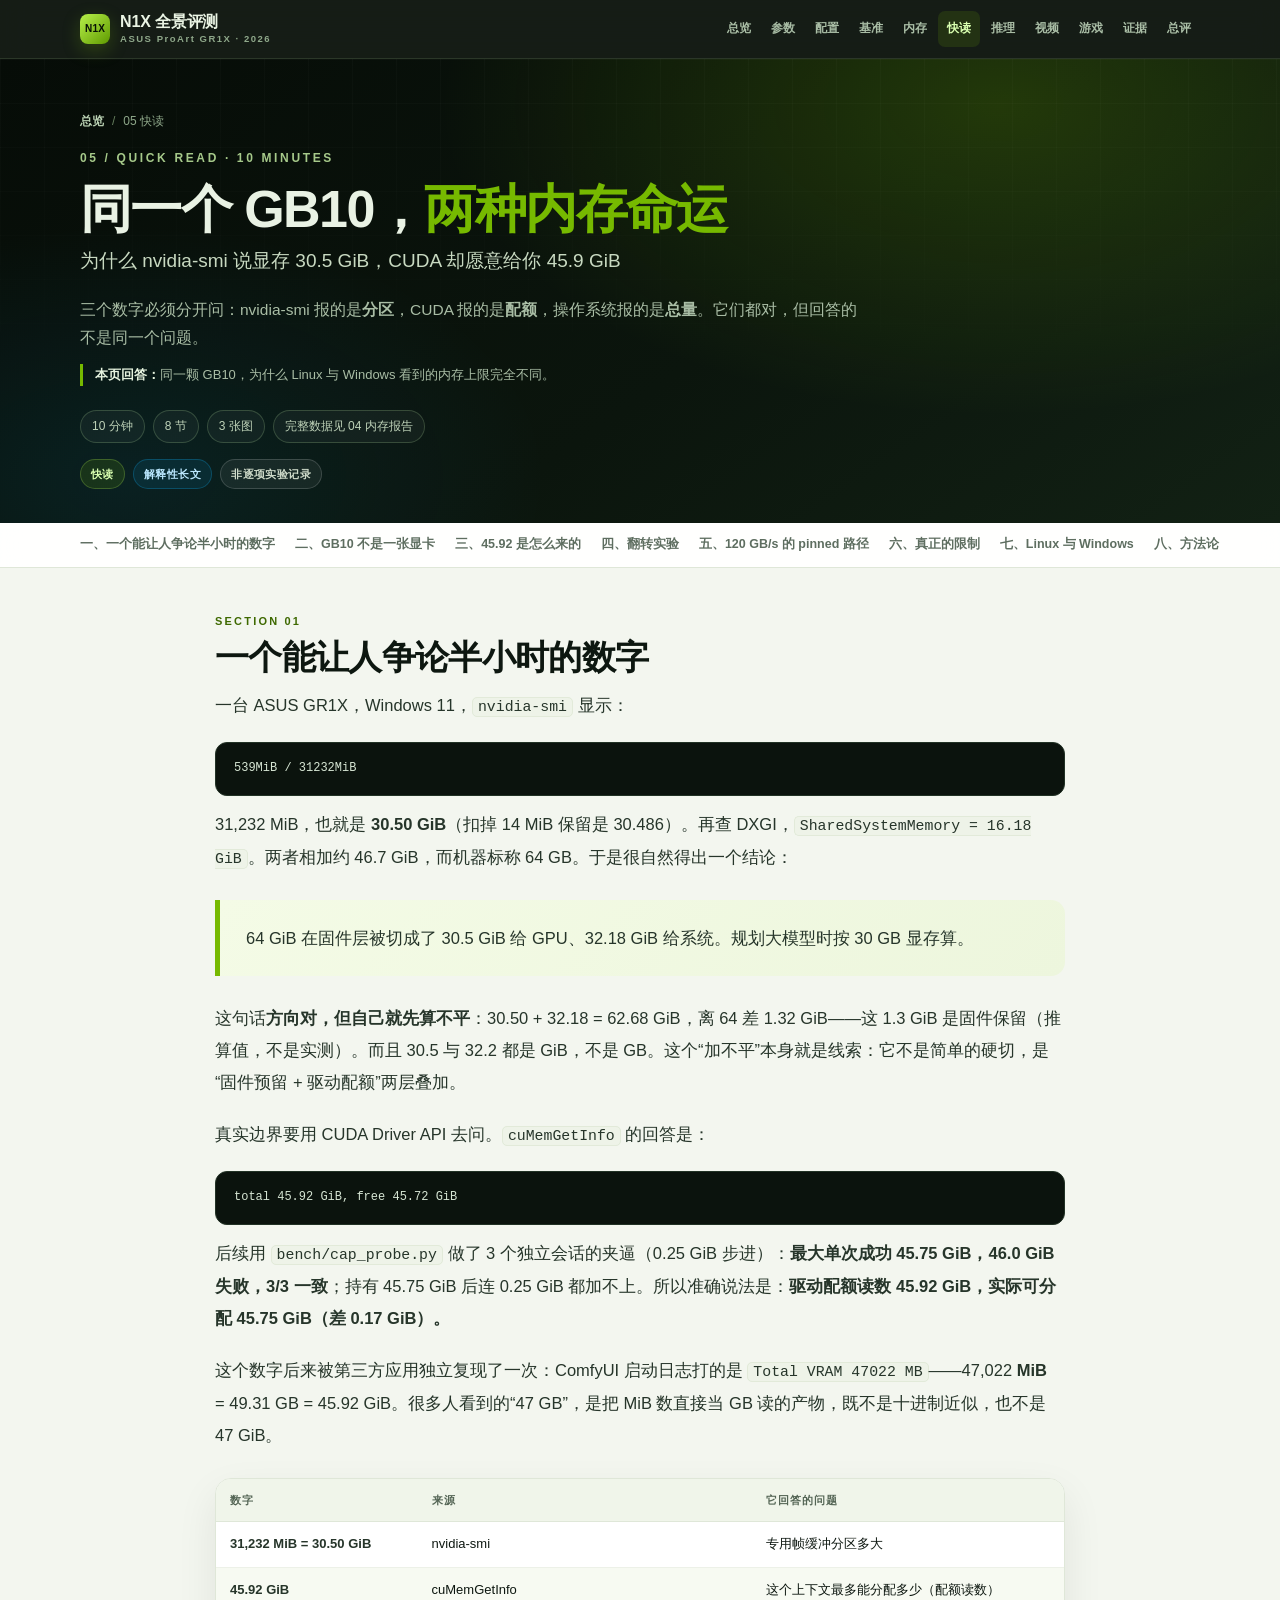
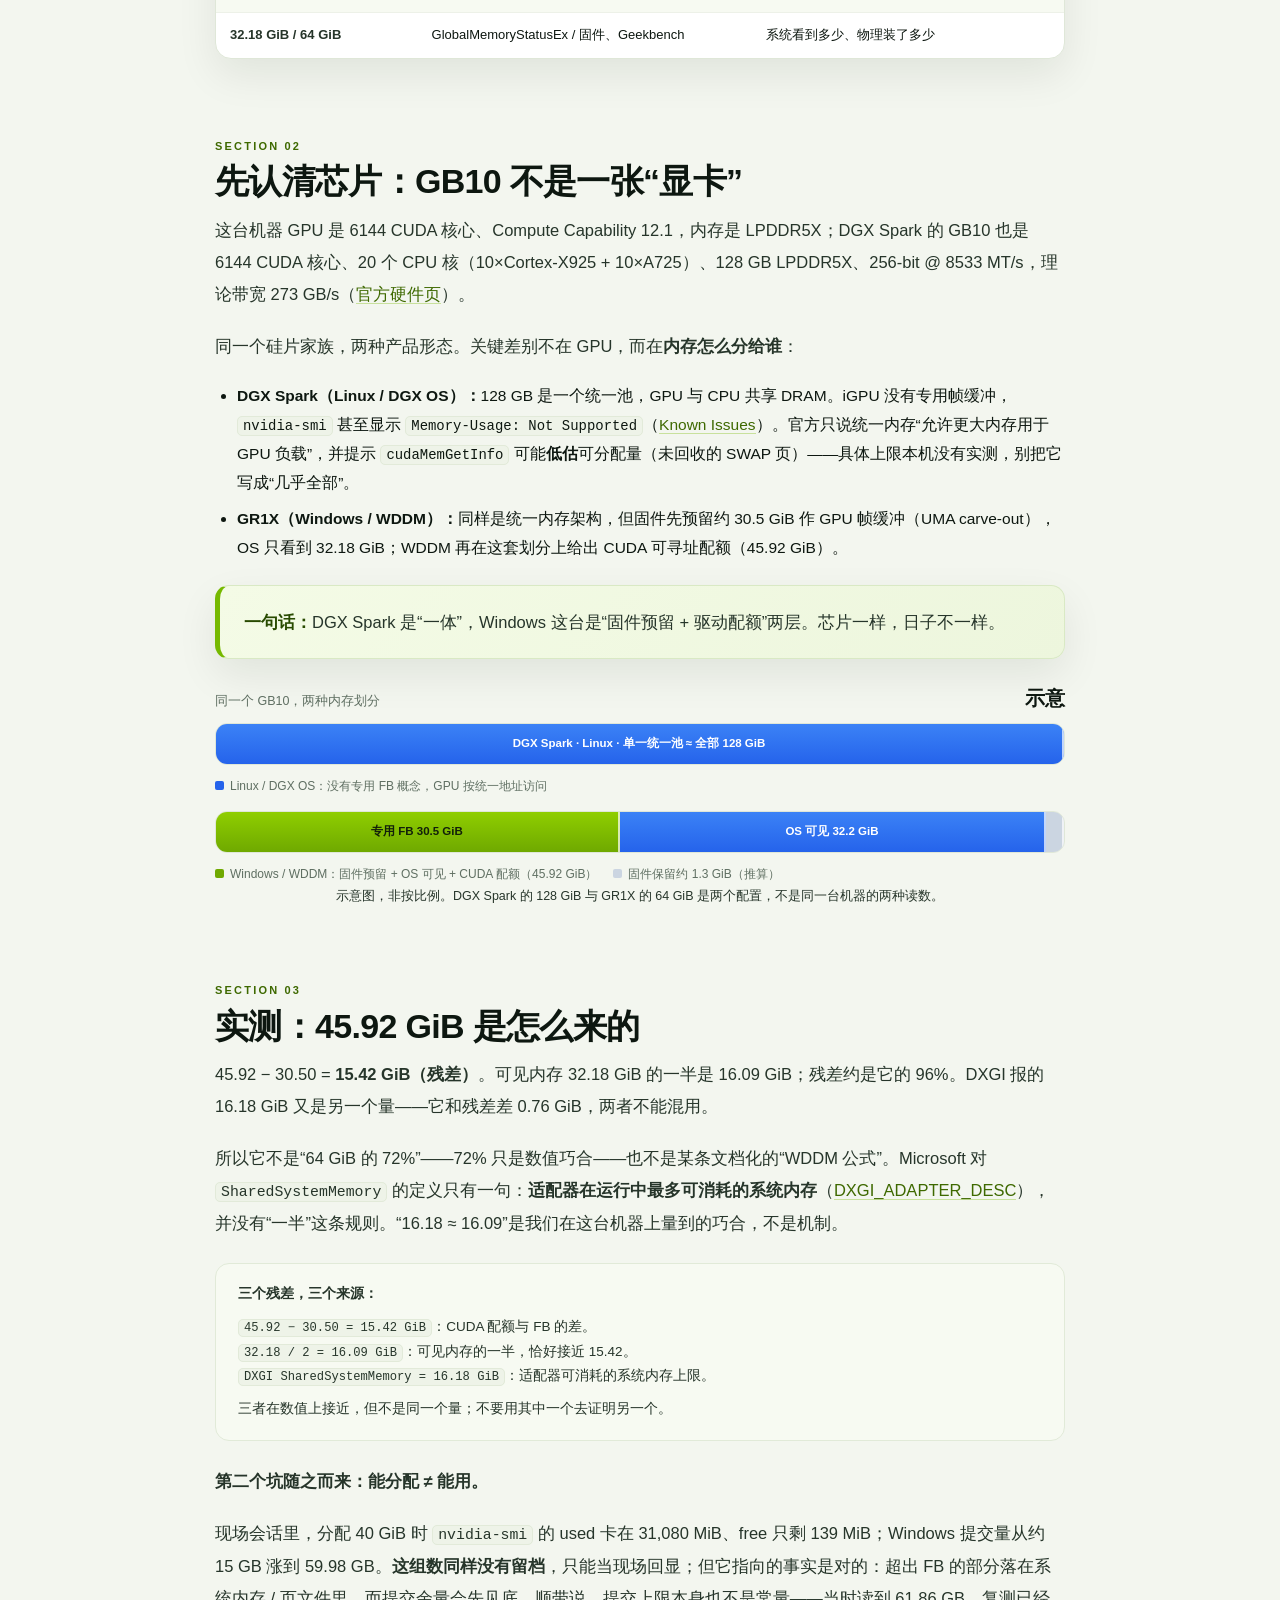
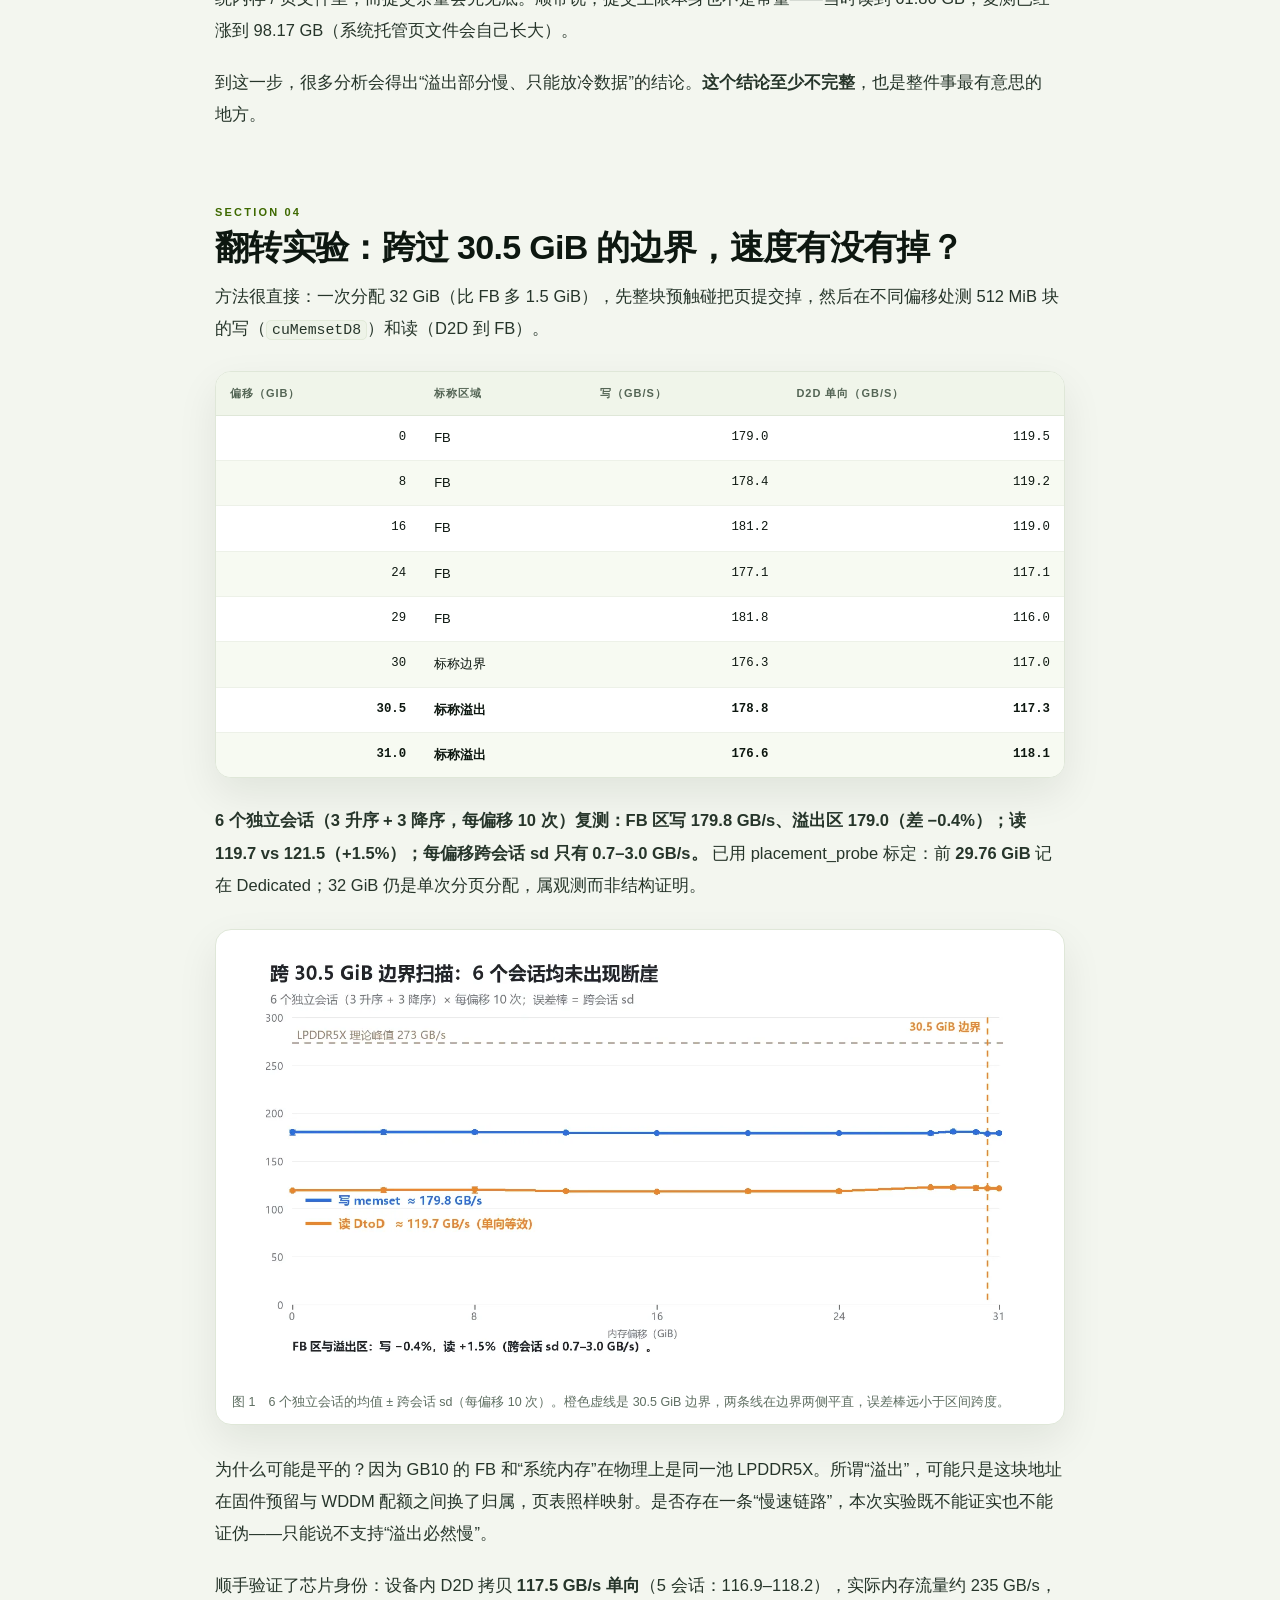
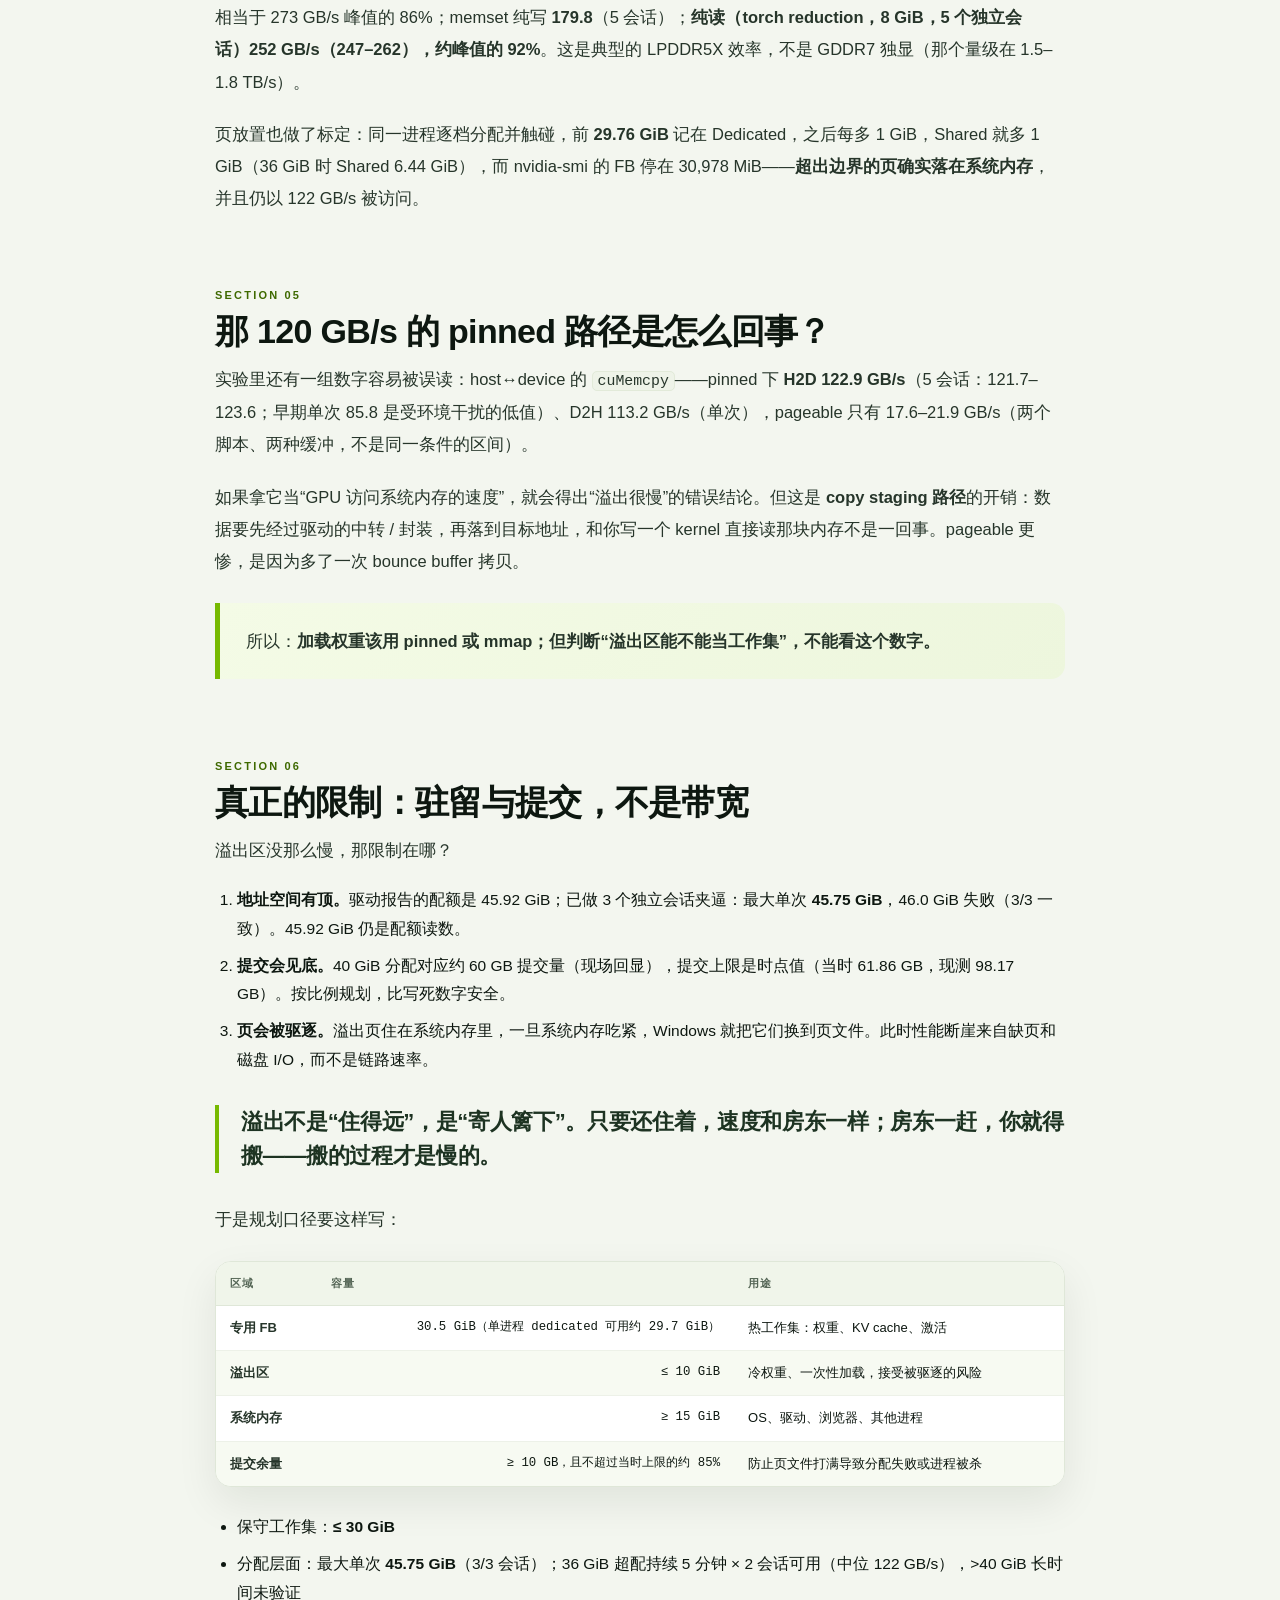
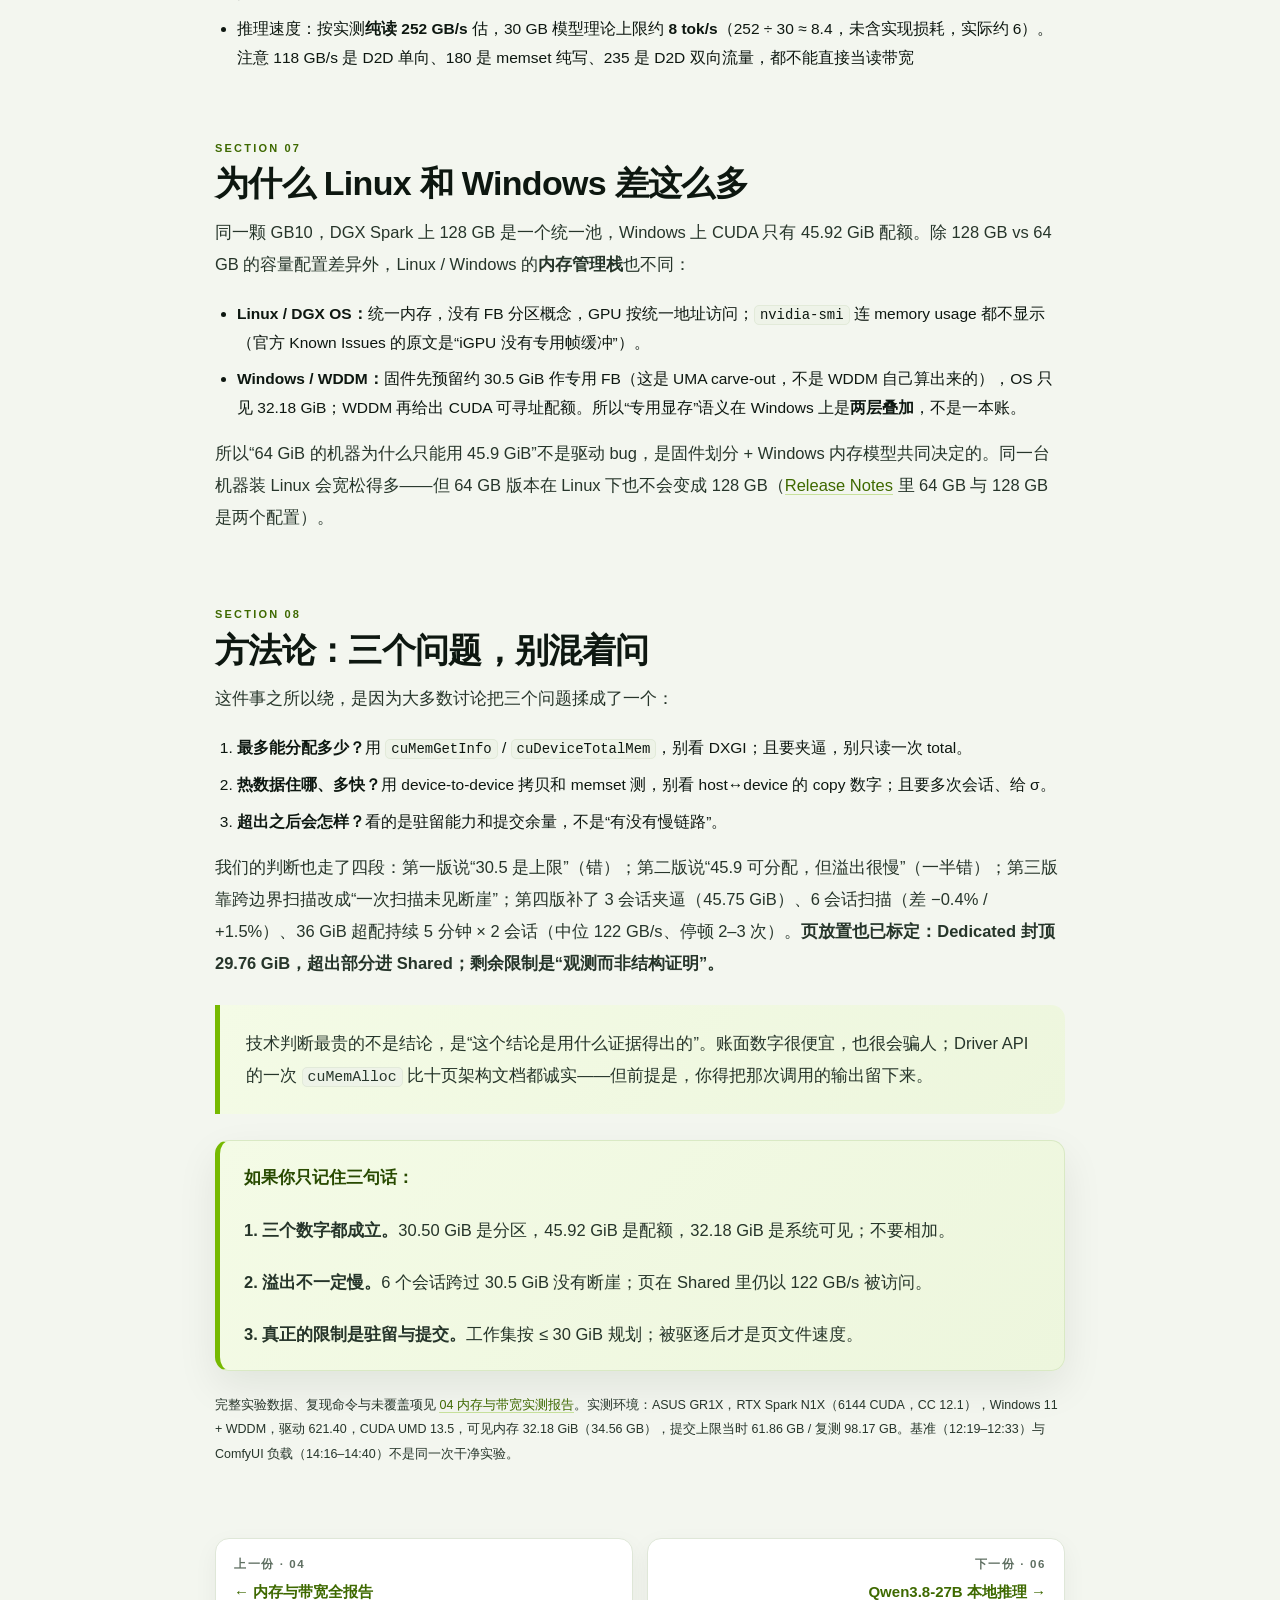
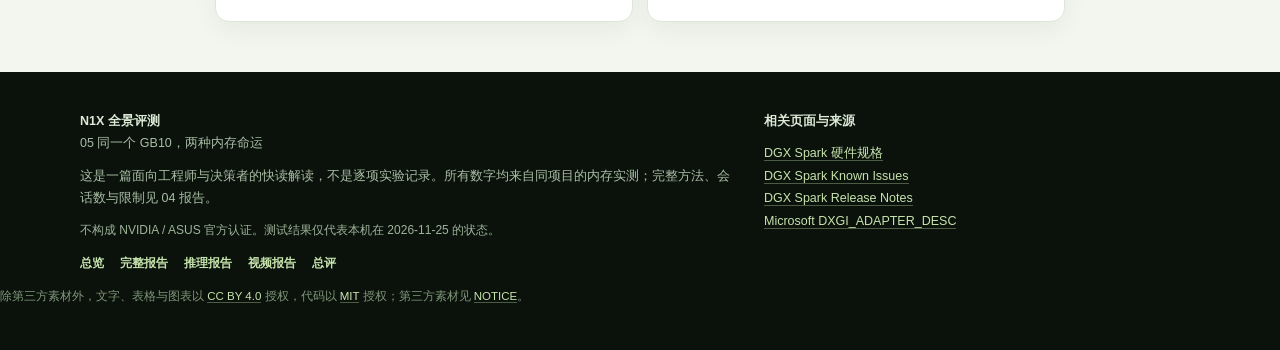
<file: memory-story.html>
<!doctype html>
<html lang="zh-CN">
<head>
<meta charset="utf-8">
<meta http-equiv="Content-Security-Policy" content="default-src 'none'; script-src 'self'; style-src 'self' 'unsafe-inline'; img-src 'self' data:; font-src 'self'; connect-src 'none'; object-src 'none'; base-uri 'none'; form-action 'none'; frame-src 'none'">
<meta name="viewport" content="width=device-width,initial-scale=1">
<title>05 同一个 GB10，两种内存命运 · N1X 全景评测</title>
<meta name="description" content="为什么 nvidia-smi 说显存 30.5 GiB，CUDA 却愿意给 45.9 GiB？一篇 10 分钟读懂 ASUS GR1X 统一内存的解读。">
<link rel="stylesheet" href="assets/site.css">
<link rel="icon" href="assets/favicon.svg" type="image/svg+xml">
</head>
<body>
<a class="skip-link" href="#main">跳到正文</a>
<div class="progress-bar" aria-hidden="true"></div>

<header class="topbar">
  <div class="wrap">
    <a class="brand" href="index.html"><span class="mark">N1X</span><span>N1X 全景评测<small>ASUS ProArt GR1X · 2026</small></span></a>
    <button class="nav-toggle" type="button" aria-expanded="false" aria-controls="site-nav">目录</button>
    <nav class="nav" id="site-nav" aria-label="站点导航">
      <a href="index.html">总览</a>
      <a href="spec.html">参数</a>
      <a href="nvidia-app.html">配置</a>
      <a href="benchmark.html">基准</a>
      <a href="memory.html">内存</a>
      <a href="memory-story.html" class="active">快读</a>
      <a href="qwen.html">推理</a>
      <a href="h3.html">视频</a>
      <a href="wukong.html">游戏</a>
      <a href="evidence.html">证据</a>
      <a href="verdict.html">总评</a>
    </nav>
  </div>
</header>

<header class="hero compact reader-hero">
  <div class="wrap">
    <div class="crumbs"><a href="index.html">总览</a><span class="sep">/</span><span>05 快读</span></div>
    <div class="eyebrow">05 / Quick read · 10 minutes</div>
    <h1>同一个 GB10，<span>两种内存命运</span></h1>
    <p class="sub">为什么 nvidia-smi 说显存 30.5 GiB，CUDA 却愿意给你 45.9 GiB</p>
    <p class="lede">三个数字必须分开问：nvidia-smi 报的是<b>分区</b>，CUDA 报的是<b>配额</b>，操作系统报的是<b>总量</b>。它们都对，但回答的不是同一个问题。</p>
    <p class="page-q"><b>本页回答：</b>同一颗 GB10，为什么 Linux 与 Windows 看到的内存上限完全不同。</p>
    <div class="meta">
      <span>10 分钟</span><span>8 节</span><span>3 张图</span><span>完整数据见 04 内存报告</span>
    </div>
    <div class="roles"><span class="role-pill">快读</span><span class="role-pill alt">解释性长文</span><span class="role-pill gray">非逐项实验记录</span></div>
  </div>
</header>

<nav class="toc" aria-label="本页目录">
  <div class="wrap">
    <a href="#one">一、一个能让人争论半小时的数字</a><a href="#chip">二、GB10 不是一张显卡</a><a href="#how">三、45.92 是怎么来的</a>
    <a href="#flip">四、翻转实验</a><a href="#pinned">五、120 GB/s 的 pinned 路径</a><a href="#real">六、真正的限制</a>
    <a href="#os">七、Linux 与 Windows</a><a href="#method">八、方法论</a>
  </div>
</nav>

<main class="wrap" id="main">
<article class="reader">

<section id="one">
  <span class="sec-no">SECTION 01</span>
  <h2>一个能让人争论半小时的数字</h2>
  <p>一台 ASUS GR1X，Windows 11，<code>nvidia-smi</code> 显示：</p>
  <pre>539MiB / 31232MiB</pre>
  <p>31,232 MiB，也就是 <b>30.50 GiB</b>（扣掉 14 MiB 保留是 30.486）。再查 DXGI，<code>SharedSystemMemory = 16.18 GiB</code>。两者相加约 46.7 GiB，而机器标称 64 GB。于是很自然得出一个结论：</p>
  <blockquote><p>64 GiB 在固件层被切成了 30.5 GiB 给 GPU、32.18 GiB 给系统。规划大模型时按 30 GB 显存算。</p></blockquote>
  <p>这句话<b>方向对，但自己就先算不平</b>：30.50 + 32.18 = 62.68 GiB，离 64 差 1.32 GiB——这 1.3 GiB 是固件保留（推算值，不是实测）。而且 30.5 与 32.2 都是 GiB，不是 GB。这个“加不平”本身就是线索：它不是简单的硬切，是“固件预留 + 驱动配额”两层叠加。</p>
  <p>真实边界要用 CUDA Driver API 去问。<code>cuMemGetInfo</code> 的回答是：</p>
  <pre>total 45.92 GiB, free 45.72 GiB</pre>
  <p>后续用 <code>bench/cap_probe.py</code> 做了 3 个独立会话的夹逼（0.25 GiB 步进）：<b>最大单次成功 45.75 GiB，46.0 GiB 失败，3/3 一致</b>；持有 45.75 GiB 后连 0.25 GiB 都加不上。所以准确说法是：<b>驱动配额读数 45.92 GiB，实际可分配 45.75 GiB（差 0.17 GiB）。</b></p>
  <p>这个数字后来被第三方应用独立复现了一次：ComfyUI 启动日志打的是 <code>Total VRAM 47022 MB</code>——47,022 <b>MiB</b> = 49.31 GB = 45.92 GiB。很多人看到的“47 GB”，是把 MiB 数直接当 GB 读的产物，既不是十进制近似，也不是 47 GiB。</p>
  <div class="table-wrap">
    <table>
      <thead><tr><th>数字</th><th>来源</th><th>它回答的问题</th></tr></thead>
      <tbody>
        <tr><td class="dim">31,232 MiB = 30.50 GiB</td><td>nvidia-smi</td><td>专用帧缓冲分区多大</td></tr>
        <tr><td class="dim">45.92 GiB</td><td>cuMemGetInfo</td><td>这个上下文最多能分配多少（配额读数）</td></tr>
        <tr><td class="dim">32.18 GiB / 64 GiB</td><td>GlobalMemoryStatusEx / 固件、Geekbench</td><td>系统看到多少、物理装了多少</td></tr>
      </tbody>
    </table>
  </div>
</section>

<section id="chip">
  <span class="sec-no">SECTION 02</span>
  <h2>先认清芯片：GB10 不是一张“显卡”</h2>
  <p>这台机器 GPU 是 6144 CUDA 核心、Compute Capability 12.1，内存是 LPDDR5X；DGX Spark 的 GB10 也是 6144 CUDA 核心、20 个 CPU 核（10×Cortex-X925 + 10×A725）、128 GB LPDDR5X、256-bit @ 8533 MT/s，理论带宽 273 GB/s（<a href="https://docs.nvidia.com/dgx/dgx-spark/hardware.html">官方硬件页</a>）。</p>
  <p>同一个硅片家族，两种产品形态。关键差别不在 GPU，而在<b>内存怎么分给谁</b>：</p>
  <ul>
    <li><b>DGX Spark（Linux / DGX OS）：</b>128 GB 是一个统一池，GPU 与 CPU 共享 DRAM。iGPU 没有专用帧缓冲，<code>nvidia-smi</code> 甚至显示 <code>Memory-Usage: Not Supported</code>（<a href="https://docs.nvidia.com/dgx/dgx-spark/known-issues.html">Known Issues</a>）。官方只说统一内存“允许更大内存用于 GPU 负载”，并提示 <code>cudaMemGetInfo</code> 可能<b>低估</b>可分配量（未回收的 SWAP 页）——具体上限本机没有实测，别把它写成“几乎全部”。</li>
    <li><b>GR1X（Windows / WDDM）：</b>同样是统一内存架构，但固件先预留约 30.5 GiB 作 GPU 帧缓冲（UMA carve-out），OS 只看到 32.18 GiB；WDDM 再在这套划分上给出 CUDA 可寻址配额（45.92 GiB）。</li>
  </ul>
  <div class="callout">
    <p><strong>一句话：</strong>DGX Spark 是“一体”，Windows 这台是“固件预留 + 驱动配额”两层。芯片一样，日子不一样。</p>
  </div>

  <div class="mem-total"><span>同一个 GB10，两种内存划分</span><b>示意</b></div>
  <div class="mem-bar" aria-label="DGX Spark 与 GR1X 内存划分示意图">
    <div class="seg os" style="width:100%"><span>DGX Spark · Linux · 单一统一池 ≈ 全部 128 GiB</span></div>
  </div>
  <div class="mem-legend"><span><i class="os"></i>Linux / DGX OS：没有专用 FB 概念，GPU 按统一地址访问</span></div>
  <div class="mem-bar" style="margin-top:14px" aria-label="GR1X 内存划分示意图">
    <div class="seg fb" style="width:47.66%"><span>专用 FB 30.5 GiB</span></div>
    <div class="seg os" style="width:50.29%"><span>OS 可见 32.2 GiB</span></div>
    <div class="seg rsv" style="width:2.06%"></div>
  </div>
  <div class="mem-legend"><span><i class="fb"></i>Windows / WDDM：固件预留 + OS 可见 + CUDA 配额（45.92 GiB）</span><span><i class="rsv"></i>固件保留约 1.3 GiB（推算）</span></div>
  <p class="small" style="text-align:center">示意图，非按比例。DGX Spark 的 128 GiB 与 GR1X 的 64 GiB 是两个配置，不是同一台机器的两种读数。</p>
</section>

<section id="how">
  <span class="sec-no">SECTION 03</span>
  <h2>实测：45.92 GiB 是怎么来的</h2>
  <p>45.92 − 30.50 = <b>15.42 GiB（残差）</b>。可见内存 32.18 GiB 的一半是 16.09 GiB；残差约是它的 96%。DXGI 报的 16.18 GiB 又是另一个量——它和残差差 0.76 GiB，两者不能混用。</p>
  <p>所以它不是“64 GiB 的 72%”——72% 只是数值巧合——也不是某条文档化的“WDDM 公式”。Microsoft 对 <code>SharedSystemMemory</code> 的定义只有一句：<b>适配器在运行中最多可消耗的系统内存</b>（<a href="https://learn.microsoft.com/en-us/windows/win32/api/dxgi/ns-dxgi-dxgi_adapter_desc">DXGI_ADAPTER_DESC</a>），并没有“一半”这条规则。“16.18 ≈ 16.09”是我们在这台机器上量到的巧合，不是机制。</p>
  <div class="aside">
    <p><b>三个残差，三个来源：</b></p>
    <p><code>45.92 − 30.50 = 15.42 GiB</code>：CUDA 配额与 FB 的差。<br>
    <code>32.18 / 2 = 16.09 GiB</code>：可见内存的一半，恰好接近 15.42。<br>
    <code>DXGI SharedSystemMemory = 16.18 GiB</code>：适配器可消耗的系统内存上限。</p>
    <p>三者在数值上接近，但不是同一个量；不要用其中一个去证明另一个。</p>
  </div>
  <p><b>第二个坑随之而来：能分配 ≠ 能用。</b></p>
  <p>现场会话里，分配 40 GiB 时 <code>nvidia-smi</code> 的 used 卡在 31,080 MiB、free 只剩 139 MiB；Windows 提交量从约 15 GB 涨到 59.98 GB。<b>这组数同样没有留档</b>，只能当现场回显；但它指向的事实是对的：超出 FB 的部分落在系统内存 / 页文件里，而提交余量会先见底。顺带说，提交上限本身也不是常量——当时读到 61.86 GB，复测已经涨到 98.17 GB（系统托管页文件会自己长大）。</p>
  <p>到这一步，很多分析会得出“溢出部分慢、只能放冷数据”的结论。<b>这个结论至少不完整</b>，也是整件事最有意思的地方。</p>
</section>

<section id="flip">
  <span class="sec-no">SECTION 04</span>
  <h2>翻转实验：跨过 30.5 GiB 的边界，速度有没有掉？</h2>
  <p>方法很直接：一次分配 32 GiB（比 FB 多 1.5 GiB），先整块预触碰把页提交掉，然后在不同偏移处测 512 MiB 块的写（<code>cuMemsetD8</code>）和读（D2D 到 FB）。</p>
  <div class="table-wrap">
    <table>
      <thead><tr><th>偏移（GiB）</th><th>标称区域</th><th>写（GB/s）</th><th>D2D 单向（GB/s）</th></tr></thead>
      <tbody>
        <tr><td class="num">0</td><td>FB</td><td class="num">179.0</td><td class="num">119.5</td></tr>
        <tr><td class="num">8</td><td>FB</td><td class="num">178.4</td><td class="num">119.2</td></tr>
        <tr><td class="num">16</td><td>FB</td><td class="num">181.2</td><td class="num">119.0</td></tr>
        <tr><td class="num">24</td><td>FB</td><td class="num">177.1</td><td class="num">117.1</td></tr>
        <tr><td class="num">29</td><td>FB</td><td class="num">181.8</td><td class="num">116.0</td></tr>
        <tr><td class="num">30</td><td>标称边界</td><td class="num">176.3</td><td class="num">117.0</td></tr>
        <tr><td class="num"><b>30.5</b></td><td><b>标称溢出</b></td><td class="num"><b>178.8</b></td><td class="num"><b>117.3</b></td></tr>
        <tr><td class="num"><b>31.0</b></td><td><b>标称溢出</b></td><td class="num"><b>176.6</b></td><td class="num"><b>118.1</b></td></tr>
      </tbody>
    </table>
  </div>
  <p><b>6 个独立会话（3 升序 + 3 降序，每偏移 10 次）复测：FB 区写 179.8 GB/s、溢出区 179.0（差 −0.4%）；读 119.7 vs 121.5（+1.5%）；每偏移跨会话 sd 只有 0.7–3.0 GB/s。</b> 已用 placement_probe 标定：前 <b>29.76 GiB</b> 记在 Dedicated；32 GiB 仍是单次分页分配，属观测而非结构证明。</p>
  <figure>
    <img src="assets/img/fig-bandwidth-scan.webp" alt="跨 30.5 GiB 边界扫描图" width="1500" height="800" loading="lazy" decoding="async">
    <figcaption>图 1　6 个独立会话的均值 ± 跨会话 sd（每偏移 10 次）。橙色虚线是 30.5 GiB 边界，两条线在边界两侧平直，误差棒远小于区间跨度。</figcaption>
  </figure>
  <p>为什么可能是平的？因为 GB10 的 FB 和“系统内存”在物理上是同一池 LPDDR5X。所谓“溢出”，可能只是这块地址在固件预留与 WDDM 配额之间换了归属，页表照样映射。是否存在一条“慢速链路”，本次实验既不能证实也不能证伪——只能说不支持“溢出必然慢”。</p>
  <p>顺手验证了芯片身份：设备内 D2D 拷贝 <b>117.5 GB/s 单向</b>（5 会话：116.9–118.2），实际内存流量约 235 GB/s，相当于 273 GB/s 峰值的 86%；memset 纯写 <b>179.8</b>（5 会话）；<b>纯读（torch reduction，8 GiB，5 个独立会话）252 GB/s（247–262），约峰值的 92%</b>。这是典型的 LPDDR5X 效率，不是 GDDR7 独显（那个量级在 1.5–1.8 TB/s）。</p>
  <p>页放置也做了标定：同一进程逐档分配并触碰，前 <b>29.76 GiB</b> 记在 Dedicated，之后每多 1 GiB，Shared 就多 1 GiB（36 GiB 时 Shared 6.44 GiB），而 nvidia-smi 的 FB 停在 30,978 MiB——<b>超出边界的页确实落在系统内存</b>，并且仍以 122 GB/s 被访问。</p>
</section>

<section id="pinned">
  <span class="sec-no">SECTION 05</span>
  <h2>那 120 GB/s 的 pinned 路径是怎么回事？</h2>
  <p>实验里还有一组数字容易被误读：host↔device 的 <code>cuMemcpy</code>——pinned 下 <b>H2D 122.9 GB/s</b>（5 会话：121.7–123.6；早期单次 85.8 是受环境干扰的低值）、D2H 113.2 GB/s（单次），pageable 只有 17.6–21.9 GB/s（两个脚本、两种缓冲，不是同一条件的区间）。</p>
  <p>如果拿它当“GPU 访问系统内存的速度”，就会得出“溢出很慢”的错误结论。但这是 <b>copy staging 路径</b>的开销：数据要先经过驱动的中转 / 封装，再落到目标地址，和你写一个 kernel 直接读那块内存不是一回事。pageable 更惨，是因为多了一次 bounce buffer 拷贝。</p>
  <blockquote><p>所以：<b>加载权重该用 pinned 或 mmap；但判断“溢出区能不能当工作集”，不能看这个数字。</b></p></blockquote>
</section>

<section id="real">
  <span class="sec-no">SECTION 06</span>
  <h2>真正的限制：驻留与提交，不是带宽</h2>
  <p>溢出区没那么慢，那限制在哪？</p>
  <ol>
    <li><b>地址空间有顶。</b>驱动报告的配额是 45.92 GiB；已做 3 个独立会话夹逼：最大单次 <b>45.75 GiB</b>，46.0 GiB 失败（3/3 一致）。45.92 GiB 仍是配额读数。</li>
    <li><b>提交会见底。</b>40 GiB 分配对应约 60 GB 提交量（现场回显），提交上限是时点值（当时 61.86 GB，现测 98.17 GB）。按比例规划，比写死数字安全。</li>
    <li><b>页会被驱逐。</b>溢出页住在系统内存里，一旦系统内存吃紧，Windows 就把它们换到页文件。此时性能断崖来自缺页和磁盘 I/O，而不是链路速率。</li>
  </ol>
  <p class="pull">溢出不是“住得远”，是“寄人篱下”。只要还住着，速度和房东一样；房东一赶，你就得搬——搬的过程才是慢的。</p>
  <p>于是规划口径要这样写：</p>
  <div class="table-wrap">
    <table>
      <thead><tr><th>区域</th><th>容量</th><th>用途</th></tr></thead>
      <tbody>
        <tr><td class="dim">专用 FB</td><td class="num">30.5 GiB（单进程 dedicated 可用约 29.7 GiB）</td><td>热工作集：权重、KV cache、激活</td></tr>
        <tr><td class="dim">溢出区</td><td class="num">≤ 10 GiB</td><td>冷权重、一次性加载，接受被驱逐的风险</td></tr>
        <tr><td class="dim">系统内存</td><td class="num">≥ 15 GiB</td><td>OS、驱动、浏览器、其他进程</td></tr>
        <tr><td class="dim">提交余量</td><td class="num">≥ 10 GB，且不超过当时上限的约 85%</td><td>防止页文件打满导致分配失败或进程被杀</td></tr>
      </tbody>
    </table>
  </div>
  <ul>
    <li>保守工作集：<b>≤ 30 GiB</b></li>
    <li>分配层面：最大单次 <b>45.75 GiB</b>（3/3 会话）；36 GiB 超配持续 5 分钟 × 2 会话可用（中位 122 GB/s），&gt;40 GiB 长时间未验证</li>
    <li>推理速度：按实测<b>纯读 252 GB/s</b> 估，30 GB 模型理论上限约 <b>8 tok/s</b>（252 ÷ 30 ≈ 8.4，未含实现损耗，实际约 6）。注意 118 GB/s 是 D2D 单向、180 是 memset 纯写、235 是 D2D 双向流量，都不能直接当读带宽</li>
  </ul>
</section>

<section id="os">
  <span class="sec-no">SECTION 07</span>
  <h2>为什么 Linux 和 Windows 差这么多</h2>
  <p>同一颗 GB10，DGX Spark 上 128 GB 是一个统一池，Windows 上 CUDA 只有 45.92 GiB 配额。除 128 GB vs 64 GB 的容量配置差异外，Linux / Windows 的<b>内存管理栈</b>也不同：</p>
  <ul>
    <li><b>Linux / DGX OS：</b>统一内存，没有 FB 分区概念，GPU 按统一地址访问；<code>nvidia-smi</code> 连 memory usage 都不显示（官方 Known Issues 的原文是“iGPU 没有专用帧缓冲”）。</li>
    <li><b>Windows / WDDM：</b>固件先预留约 30.5 GiB 作专用 FB（这是 UMA carve-out，不是 WDDM 自己算出来的），OS 只见 32.18 GiB；WDDM 再给出 CUDA 可寻址配额。所以“专用显存”语义在 Windows 上是<b>两层叠加</b>，不是一本账。</li>
  </ul>
  <p>所以“64 GiB 的机器为什么只能用 45.9 GiB”不是驱动 bug，是固件划分 + Windows 内存模型共同决定的。同一台机器装 Linux 会宽松得多——但 64 GB 版本在 Linux 下也不会变成 128 GB（<a href="https://docs.nvidia.com/dgx/dgx-spark/release-notes.html">Release Notes</a> 里 64 GB 与 128 GB 是两个配置）。</p>
</section>

<section id="method">
  <span class="sec-no">SECTION 08</span>
  <h2>方法论：三个问题，别混着问</h2>
  <p>这件事之所以绕，是因为大多数讨论把三个问题揉成了一个：</p>
  <ol>
    <li><b>最多能分配多少？</b>用 <code>cuMemGetInfo</code> / <code>cuDeviceTotalMem</code>，别看 DXGI；且要夹逼，别只读一次 total。</li>
    <li><b>热数据住哪、多快？</b>用 device-to-device 拷贝和 memset 测，别看 host↔device 的 copy 数字；且要多次会话、给 σ。</li>
    <li><b>超出之后会怎样？</b>看的是驻留能力和提交余量，不是“有没有慢链路”。</li>
  </ol>
  <p>我们的判断也走了四段：第一版说“30.5 是上限”（错）；第二版说“45.9 可分配，但溢出很慢”（一半错）；第三版靠跨边界扫描改成“一次扫描未见断崖”；第四版补了 3 会话夹逼（45.75 GiB）、6 会话扫描（差 −0.4% / +1.5%）、36 GiB 超配持续 5 分钟 × 2 会话（中位 122 GB/s、停顿 2–3 次）。<b>页放置也已标定：Dedicated 封顶 29.76 GiB，超出部分进 Shared；剩余限制是“观测而非结构证明”。</b></p>
  <blockquote><p>技术判断最贵的不是结论，是“这个结论是用什么证据得出的”。账面数字很便宜，也很会骗人；Driver API 的一次 <code>cuMemAlloc</code> 比十页架构文档都诚实——但前提是，你得把那次调用的输出留下来。</p></blockquote>

  <div class="callout">
    <p><strong>如果你只记住三句话：</strong></p>
    <p><b>1. 三个数字都成立。</b>30.50 GiB 是分区，45.92 GiB 是配额，32.18 GiB 是系统可见；不要相加。</p>
    <p><b>2. 溢出不一定慢。</b>6 个会话跨过 30.5 GiB 没有断崖；页在 Shared 里仍以 122 GB/s 被访问。</p>
    <p style="margin-bottom:0"><b>3. 真正的限制是驻留与提交。</b>工作集按 ≤ 30 GiB 规划；被驱逐后才是页文件速度。</p>
  </div>
  <p class="small">完整实验数据、复现命令与未覆盖项见 <a href="memory.html">04 内存与带宽实测报告</a>。实测环境：ASUS GR1X，RTX Spark N1X（6144 CUDA，CC 12.1），Windows 11 + WDDM，驱动 621.40，CUDA UMD 13.5，可见内存 32.18 GiB（34.56 GB），提交上限当时 61.86 GB / 复测 98.17 GB。基准（12:19–12:33）与 ComfyUI 负载（14:16–14:40）不是同一次干净实验。</p>
</section>

<div class="page-nav">
  <a href="memory.html"><span class="label">上一份 · 04</span><b>← 内存与带宽全报告</b></a>
  <a class="next" href="qwen.html"><span class="label">下一份 · 06</span><b>Qwen3.8-27B 本地推理 →</b></a>
</div>

</article>
</main>

<footer>
  <div class="wrap">
    <div>
      <p><b>N1X 全景评测</b><br>05 同一个 GB10，两种内存命运</p>
      <p>这是一篇面向工程师与决策者的快读解读，不是逐项实验记录。所有数字均来自同项目的内存实测；完整方法、会话数与限制见 04 报告。</p>
      <p class="small">不构成 NVIDIA / ASUS 官方认证。测试结果仅代表本机在 2026-11-25 的状态。</p>
      <div class="foot-links"><a href="index.html">总览</a><a href="memory.html">完整报告</a><a href="qwen.html">推理报告</a><a href="h3.html">视频报告</a><a href="verdict.html">总评</a></div>
    </div>
    <div class="src-list">
      <p><b>相关页面与来源</b></p>
      <p><a href="https://docs.nvidia.com/dgx/dgx-spark/hardware.html">DGX Spark 硬件规格</a><br>
      <a href="https://docs.nvidia.com/dgx/dgx-spark/known-issues.html">DGX Spark Known Issues</a><br>
      <a href="https://docs.nvidia.com/dgx/dgx-spark/release-notes.html">DGX Spark Release Notes</a><br>
      <a href="https://learn.microsoft.com/en-us/windows/win32/api/dxgi/ns-dxgi-dxgi_adapter_desc">Microsoft DXGI_ADAPTER_DESC</a></p>
    </div>
  </div>
  <p class="foot-note">除第三方素材外，文字、表格与图表以 <a href="LICENSE-CONTENT">CC BY 4.0</a> 授权，代码以 <a href="LICENSE">MIT</a> 授权；第三方素材见 <a href="NOTICE">NOTICE</a>。</p>
</footer>
<script src="assets/site.js"></script>
</body>
</html>
</file>
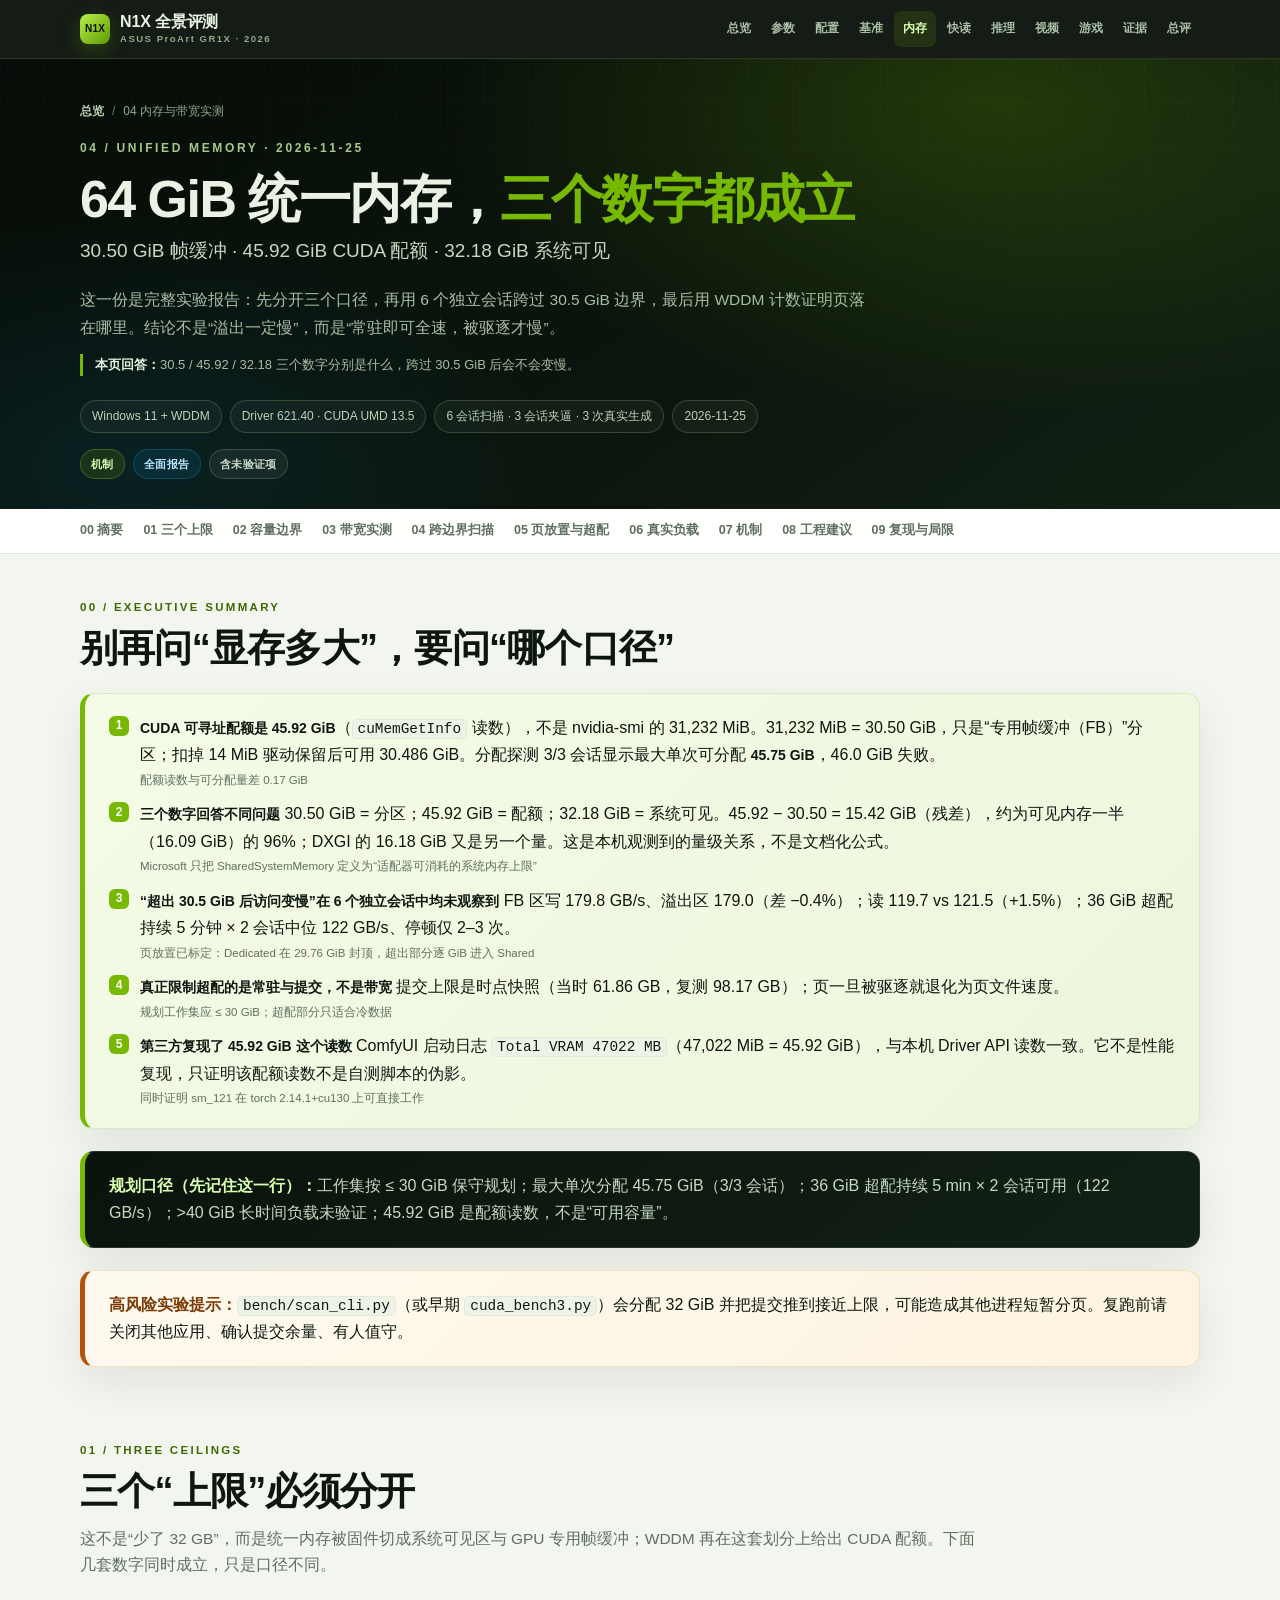
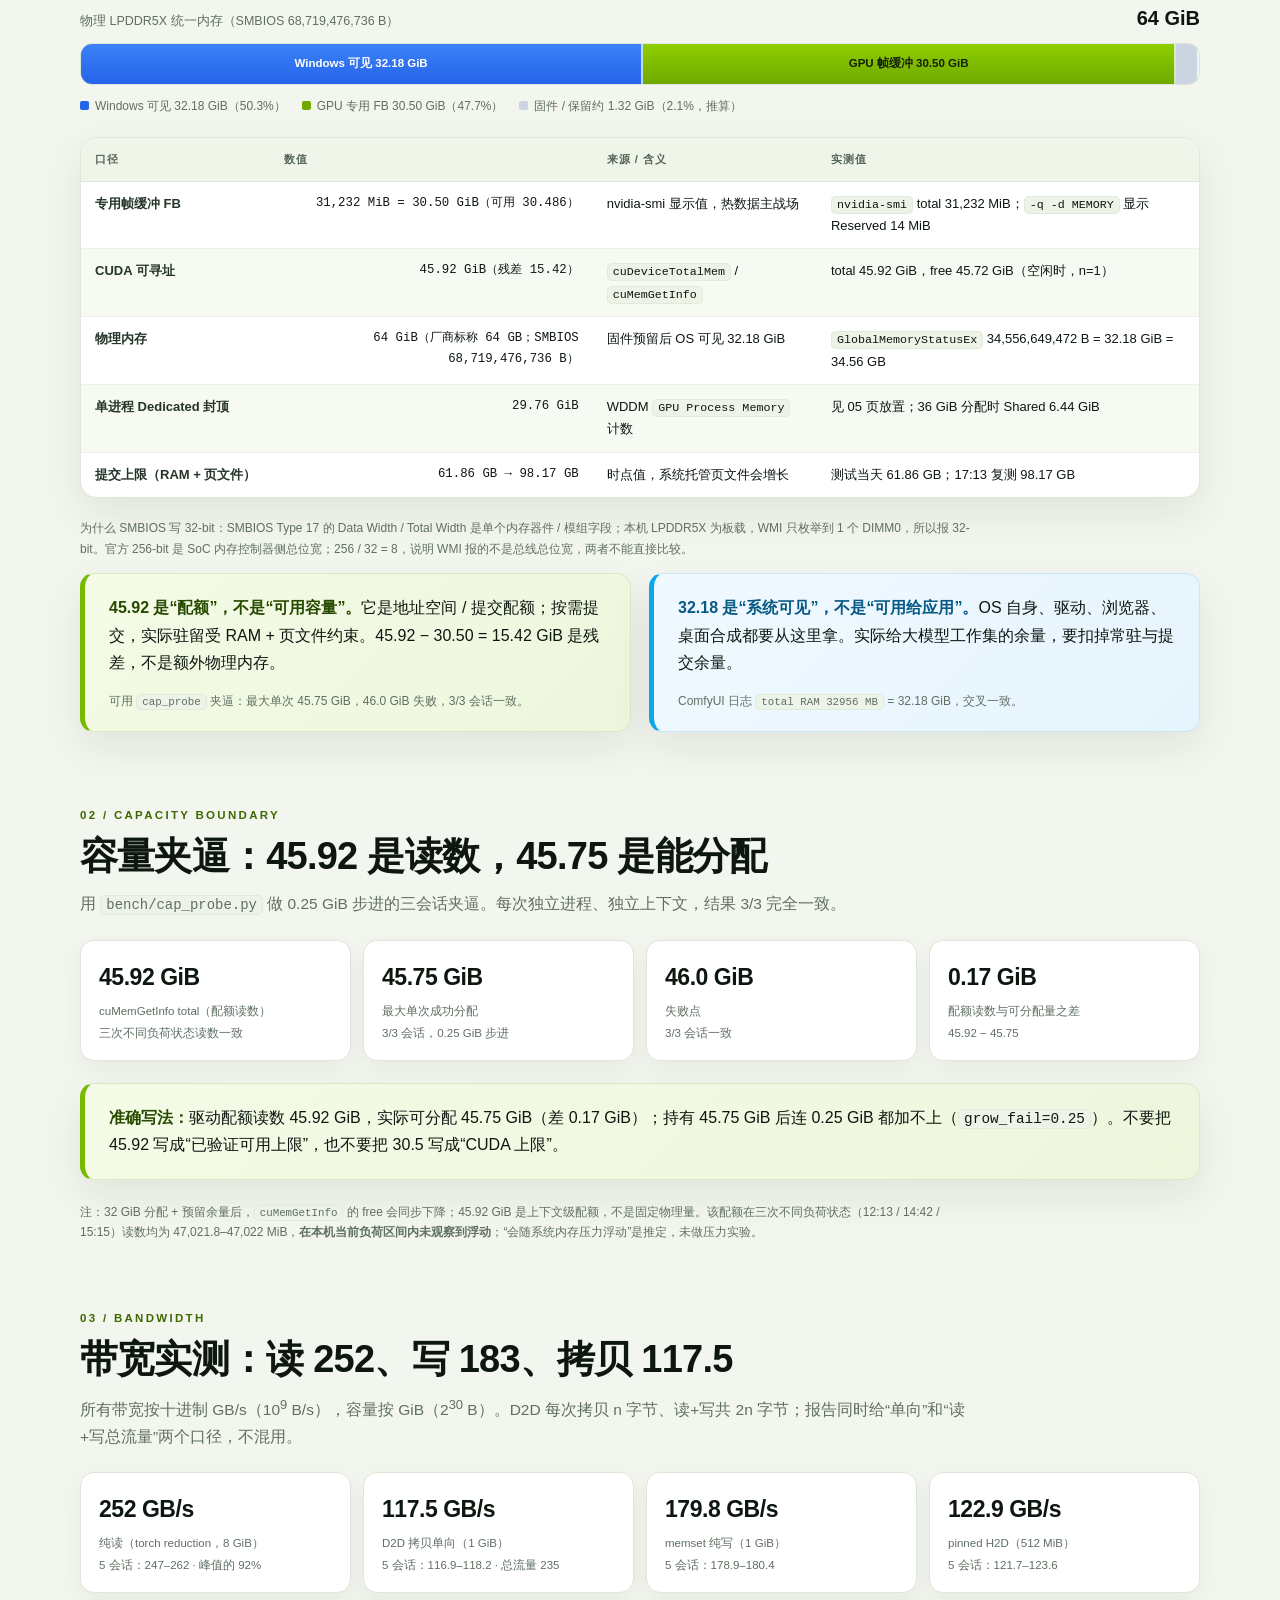
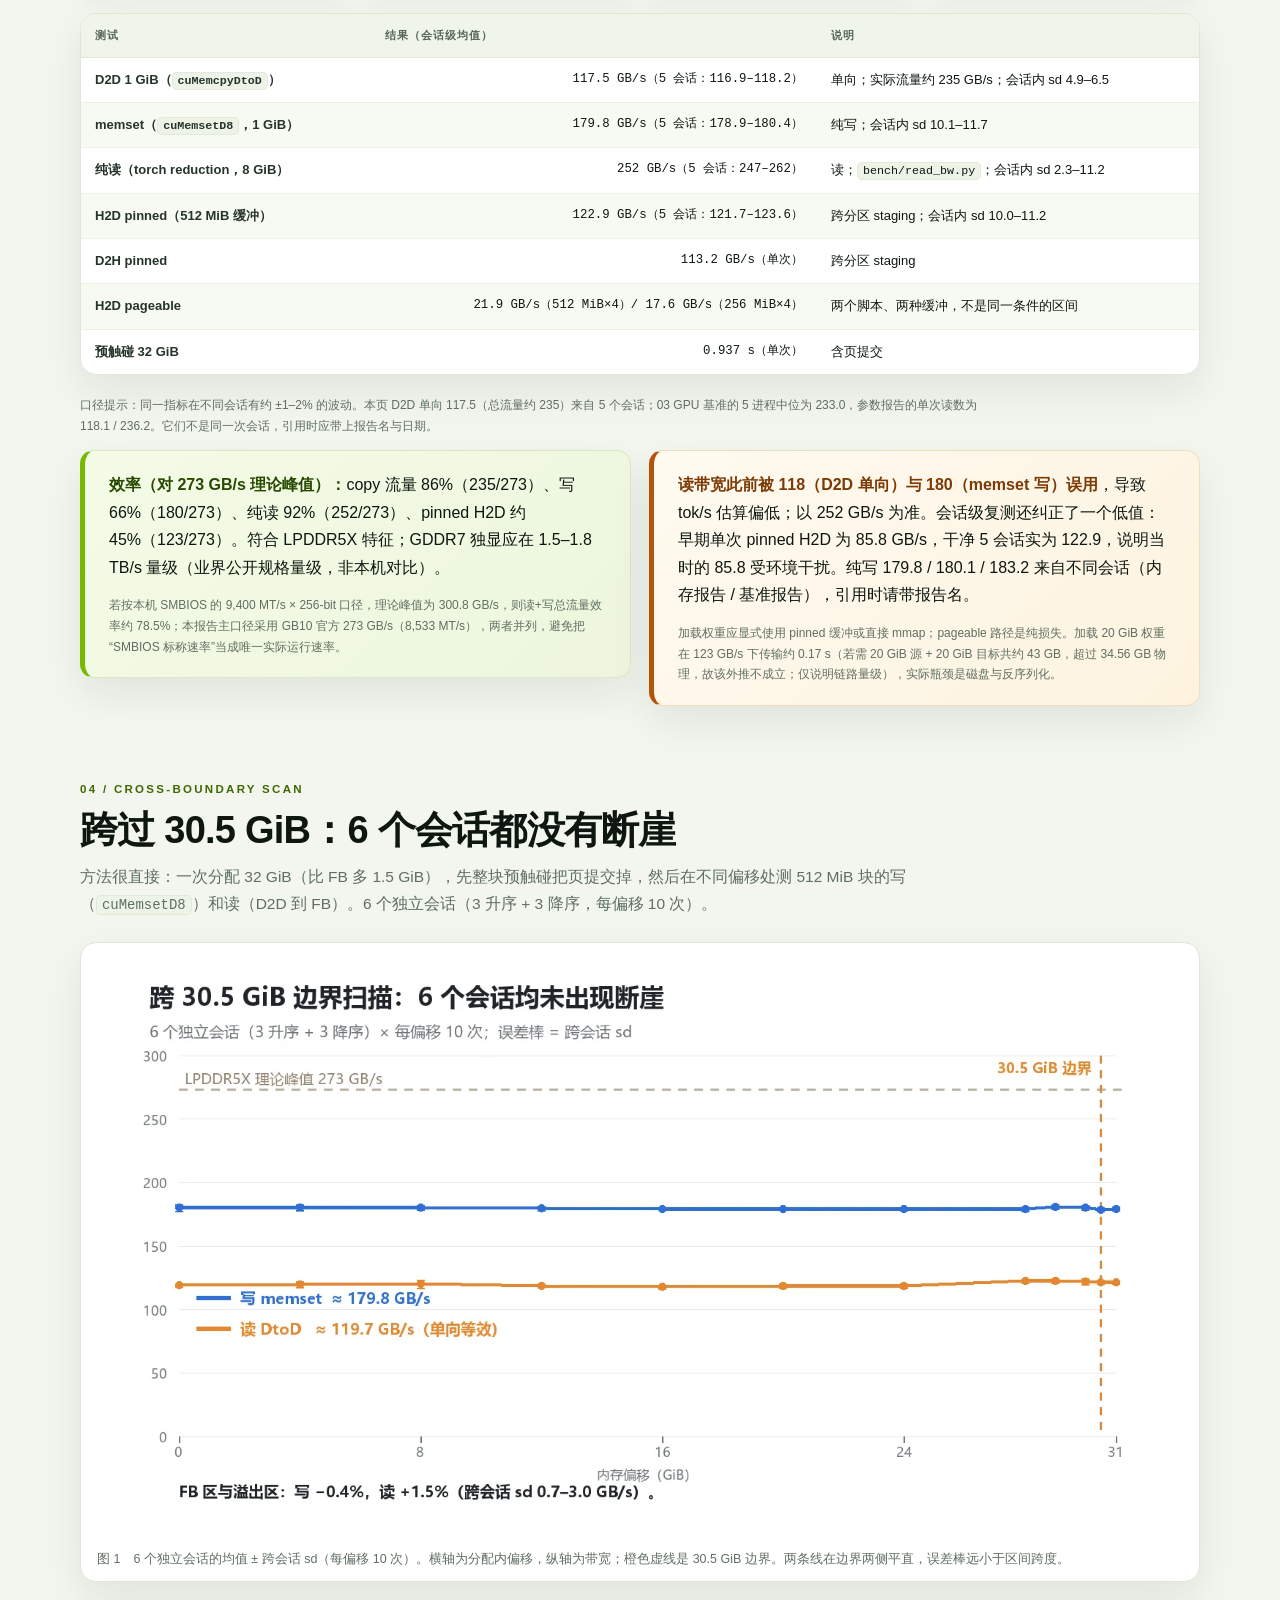
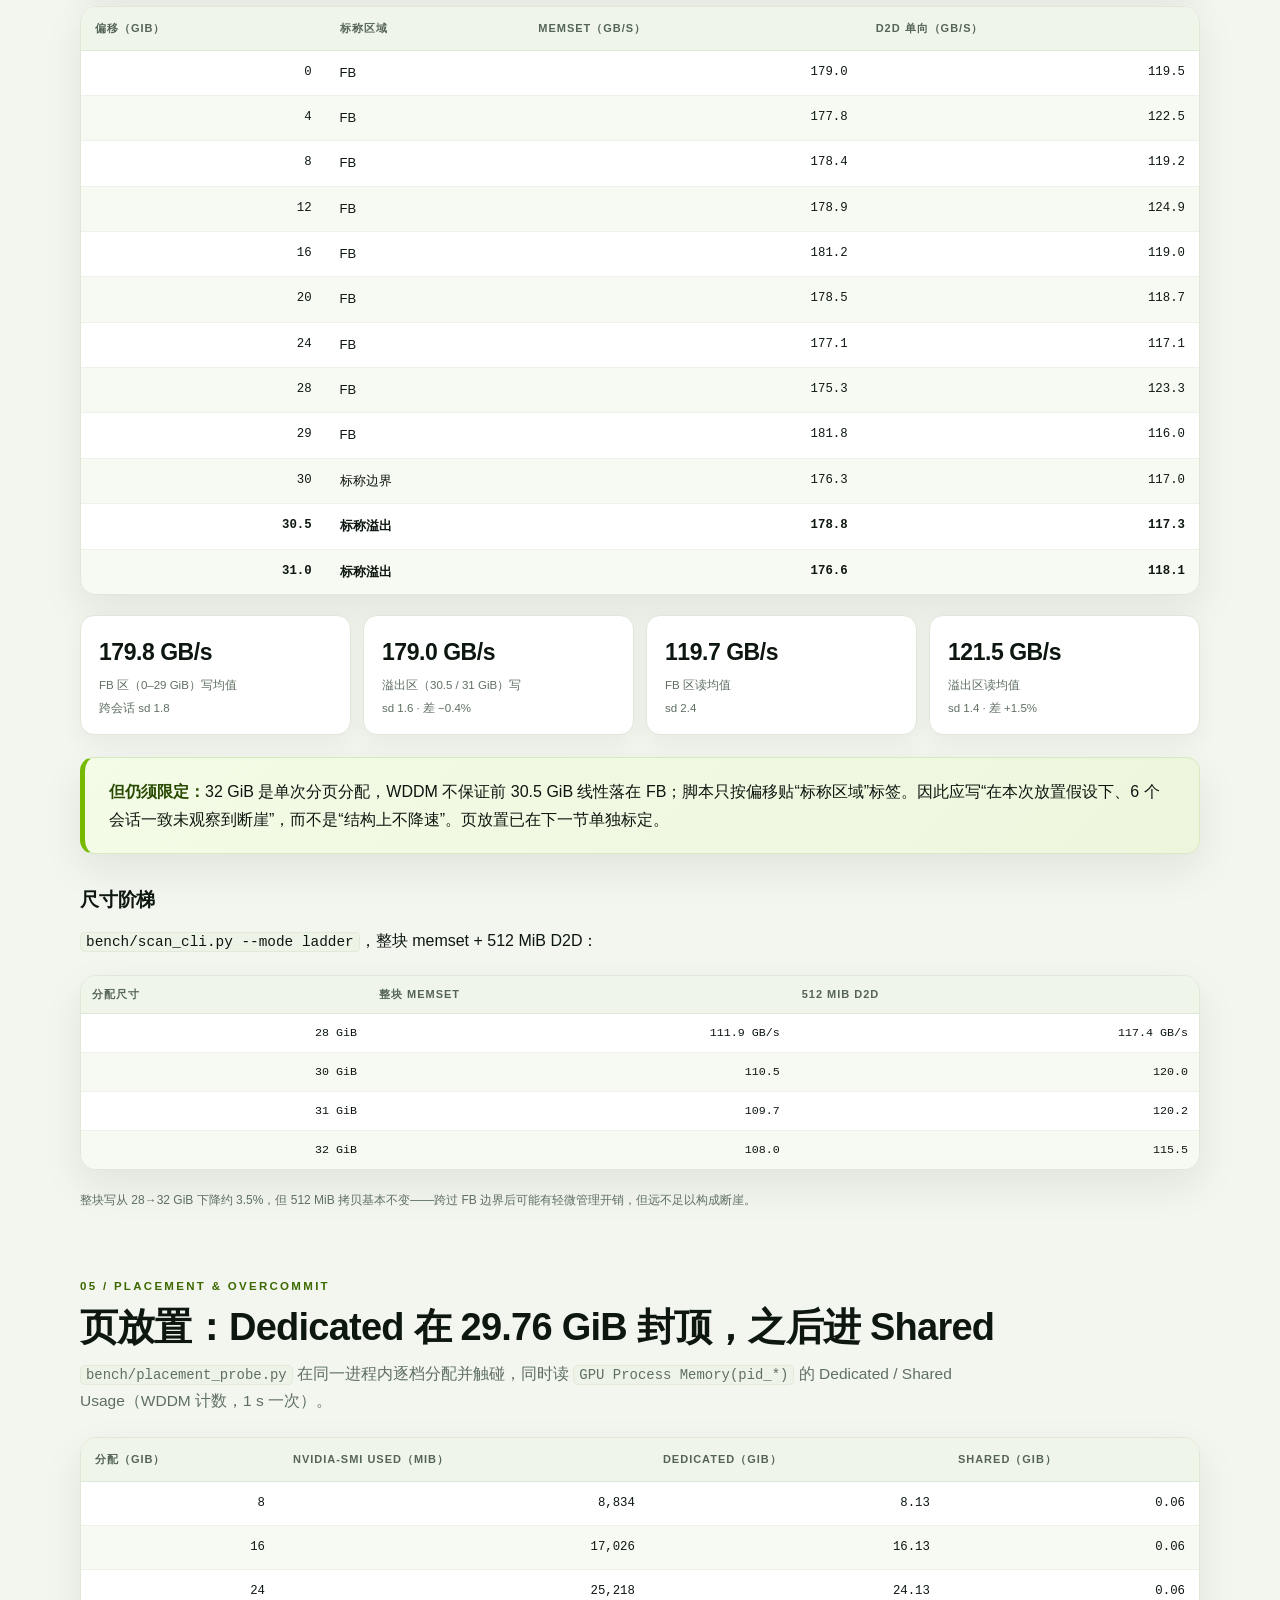
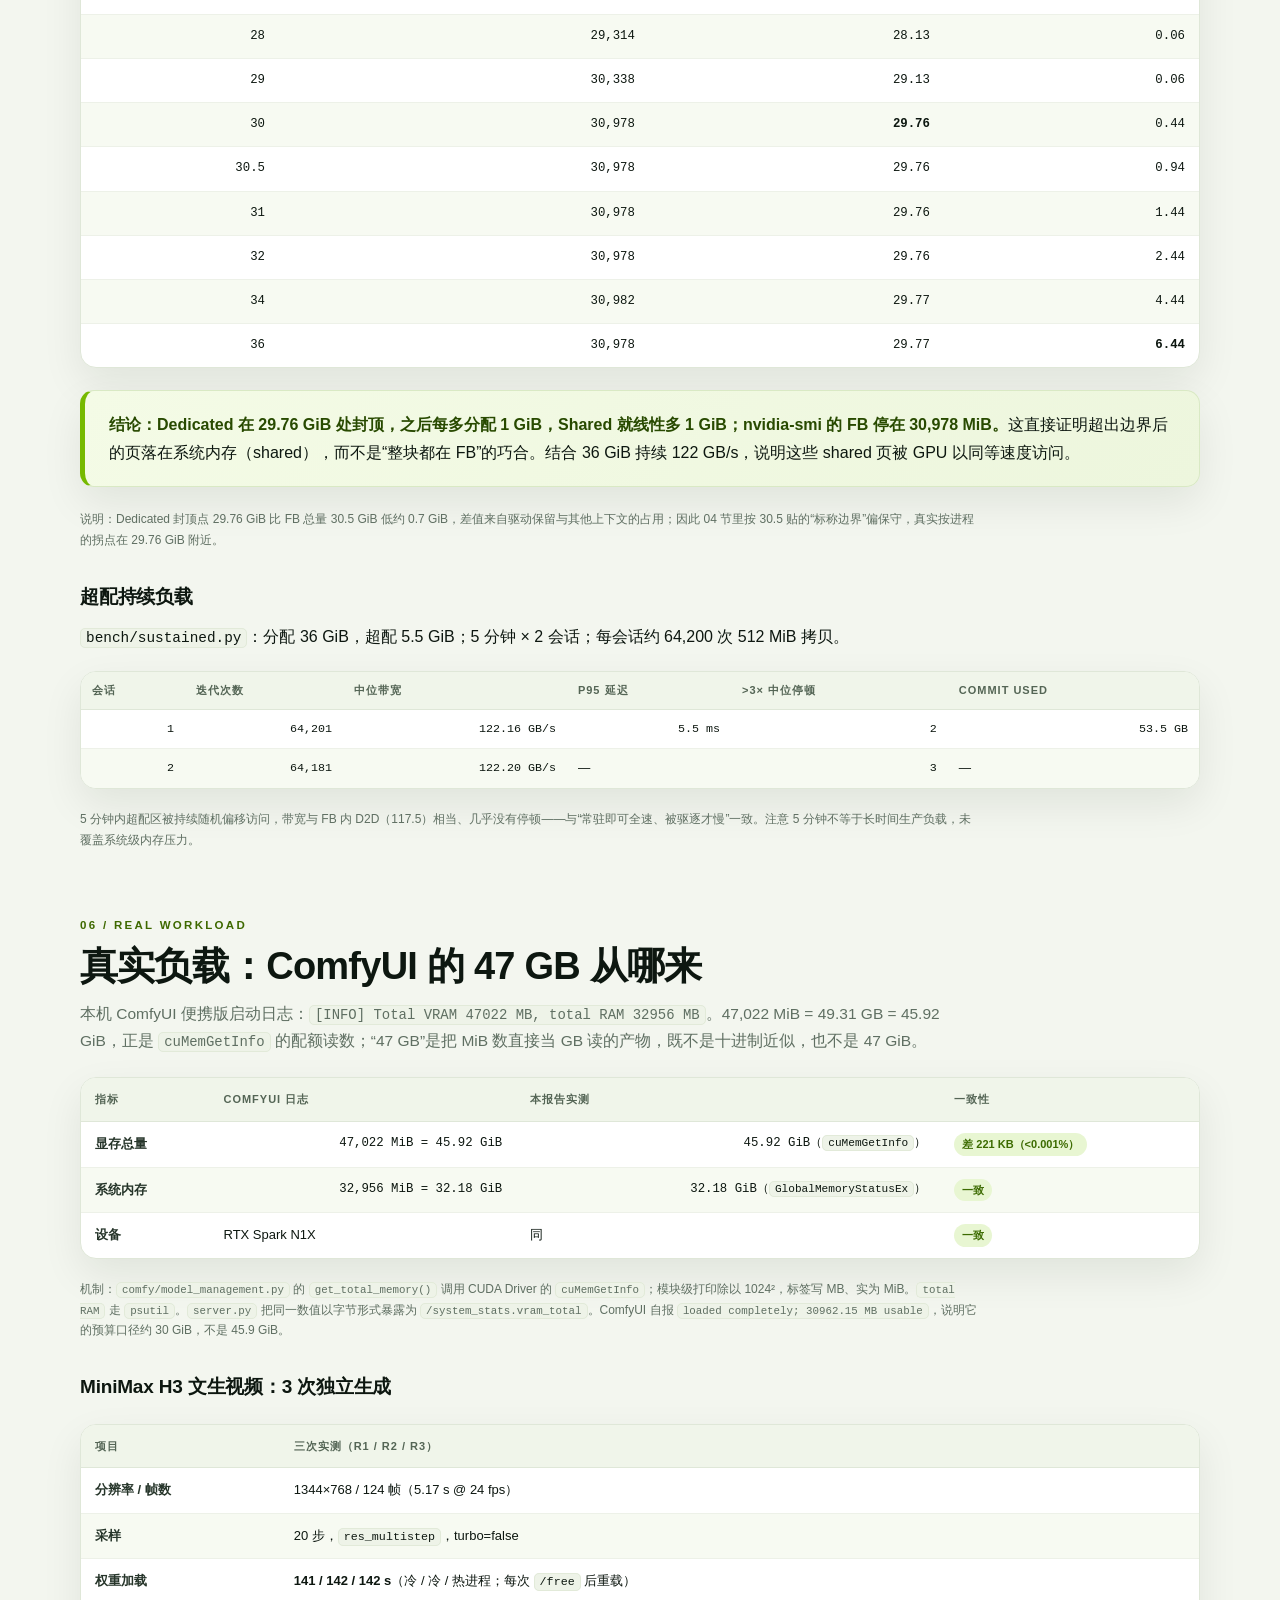
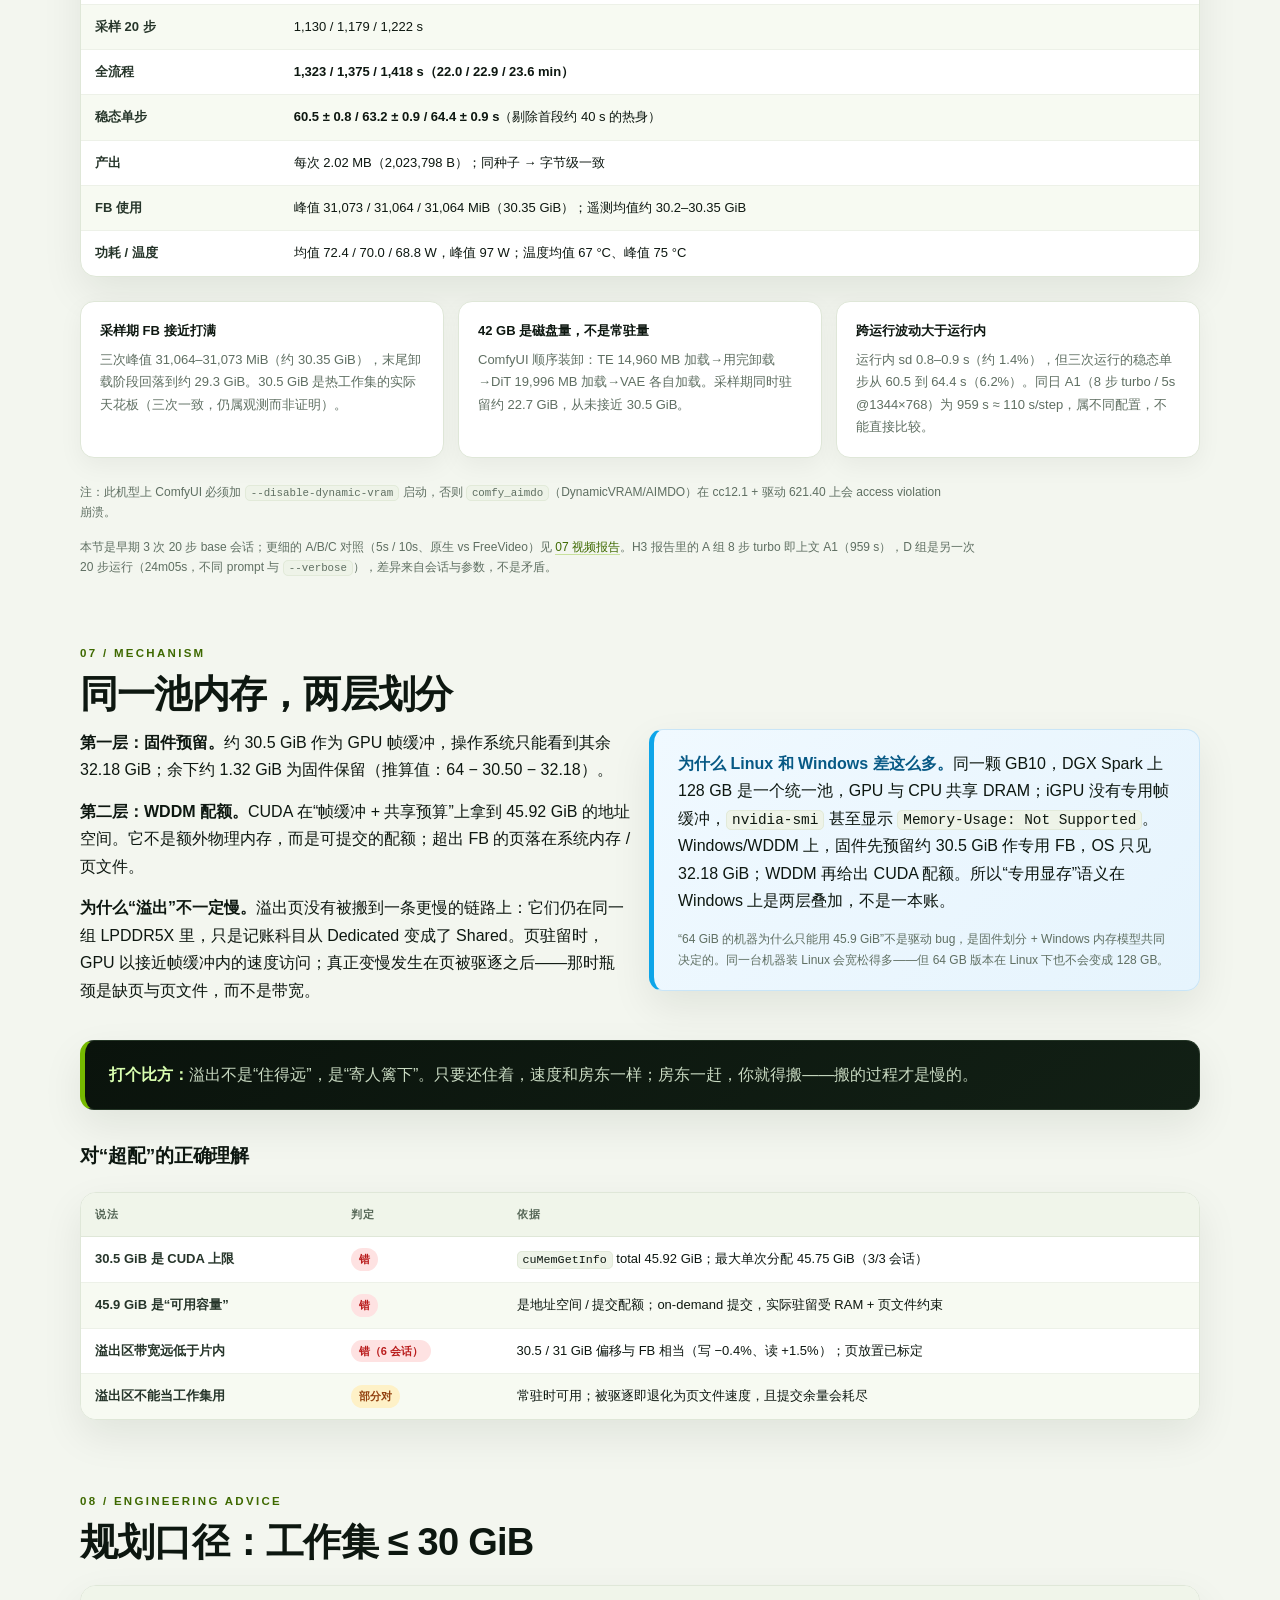
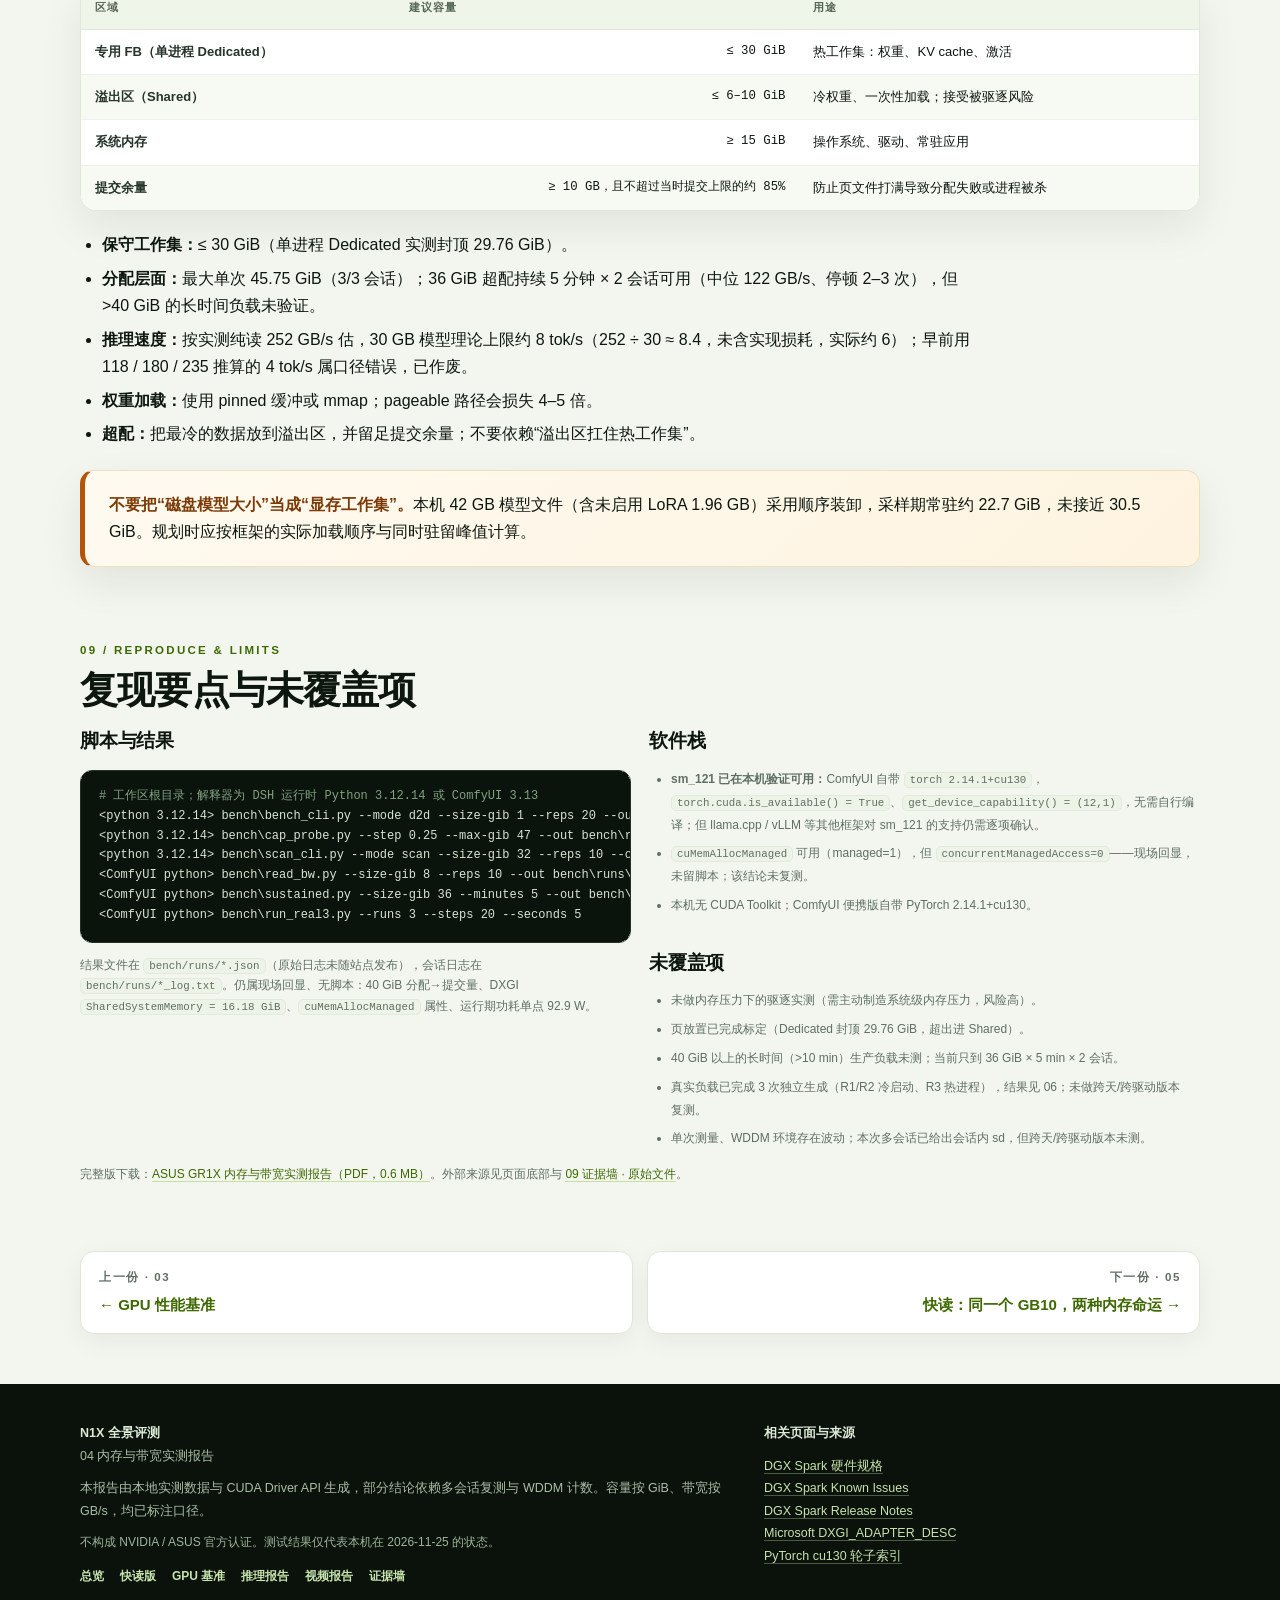
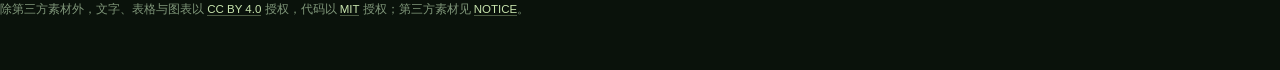
<file: memory.html>
<!doctype html>
<html lang="zh-CN">
<head>
<meta charset="utf-8">
<meta http-equiv="Content-Security-Policy" content="default-src 'none'; script-src 'self'; style-src 'self' 'unsafe-inline'; img-src 'self' data:; font-src 'self'; connect-src 'none'; object-src 'none'; base-uri 'none'; form-action 'none'; frame-src 'none'">
<meta name="viewport" content="width=device-width,initial-scale=1">
<title>04 内存与带宽实测 · N1X 全景评测</title>
<meta name="description" content="ASUS GR1X 统一内存的容量边界、带宽、跨 30.5 GiB 扫描、页放置与超配行为完整实验报告。">
<link rel="stylesheet" href="assets/site.css">
<link rel="icon" href="assets/favicon.svg" type="image/svg+xml">
</head>
<body>
<a class="skip-link" href="#main">跳到正文</a>
<div class="progress-bar" aria-hidden="true"></div>

<header class="topbar">
  <div class="wrap">
    <a class="brand" href="index.html"><span class="mark">N1X</span><span>N1X 全景评测<small>ASUS ProArt GR1X · 2026</small></span></a>
    <button class="nav-toggle" type="button" aria-expanded="false" aria-controls="site-nav">目录</button>
    <nav class="nav" id="site-nav" aria-label="站点导航">
      <a href="index.html">总览</a>
      <a href="spec.html">参数</a>
      <a href="nvidia-app.html">配置</a>
      <a href="benchmark.html">基准</a>
      <a href="memory.html" class="active">内存</a>
      <a href="memory-story.html">快读</a>
      <a href="qwen.html">推理</a>
      <a href="h3.html">视频</a>
      <a href="wukong.html">游戏</a>
      <a href="evidence.html">证据</a>
      <a href="verdict.html">总评</a>
    </nav>
  </div>
</header>

<header class="hero compact">
  <div class="wrap">
    <div class="crumbs"><a href="index.html">总览</a><span class="sep">/</span><span>04 内存与带宽实测</span></div>
    <div class="eyebrow">04 / Unified memory · 2026-11-25</div>
    <h1>64 GiB 统一内存，<span>三个数字都成立</span></h1>
    <p class="sub">30.50 GiB 帧缓冲 · 45.92 GiB CUDA 配额 · 32.18 GiB 系统可见</p>
    <p class="lede">这一份是完整实验报告：先分开三个口径，再用 6 个独立会话跨过 30.5 GiB 边界，最后用 WDDM 计数证明页落在哪里。结论不是“溢出一定慢”，而是“常驻即可全速，被驱逐才慢”。</p>
    <p class="page-q"><b>本页回答：</b>30.5 / 45.92 / 32.18 三个数字分别是什么，跨过 30.5 GiB 后会不会变慢。</p>
    <div class="meta">
      <span>Windows 11 + WDDM</span>
      <span>Driver 621.40 · CUDA UMD 13.5</span>
      <span>6 会话扫描 · 3 会话夹逼 · 3 次真实生成</span>
      <span>2026-11-25</span>
    </div>
    <div class="roles"><span class="role-pill">机制</span><span class="role-pill alt">全面报告</span><span class="role-pill gray">含未验证项</span></div>
  </div>
</header>

<nav class="toc" aria-label="本页目录">
  <div class="wrap">
    <a href="#s-summary">00 摘要</a><a href="#limits">01 三个上限</a>
    <a href="#capacity">02 容量边界</a><a href="#bandwidth">03 带宽实测</a><a href="#scan">04 跨边界扫描</a>
    <a href="#placement">05 页放置与超配</a><a href="#real">06 真实负载</a><a href="#mechanism">07 机制</a>
    <a href="#advice">08 工程建议</a><a href="#method">09 复现与局限</a>
  </div>
</nav>

<main class="wrap" id="main">

<section id="s-summary">
  <div class="kicker">00 / Executive summary</div>
  <h2>别再问“显存多大”，要问“哪个口径”</h2>
  <div class="callout">
    <ul class="checklist">
      <li><span class="ck">1</span><div><b>CUDA 可寻址配额是 45.92 GiB</b>（<code>cuMemGetInfo</code> 读数），不是 nvidia-smi 的 31,232 MiB。31,232 MiB = 30.50 GiB，只是“专用帧缓冲（FB）”分区；扣掉 14 MiB 驱动保留后可用 30.486 GiB。分配探测 3/3 会话显示最大单次可分配 <b>45.75 GiB</b>，46.0 GiB 失败。<span class="tiny">配额读数与可分配量差 0.17 GiB</span></div></li>
      <li><span class="ck">2</span><div><b>三个数字回答不同问题</b> 30.50 GiB = 分区；45.92 GiB = 配额；32.18 GiB = 系统可见。45.92 − 30.50 = 15.42 GiB（残差），约为可见内存一半（16.09 GiB）的 96%；DXGI 的 16.18 GiB 又是另一个量。这是本机观测到的量级关系，不是文档化公式。<span class="tiny">Microsoft 只把 SharedSystemMemory 定义为“适配器可消耗的系统内存上限”</span></div></li>
      <li><span class="ck">3</span><div><b>“超出 30.5 GiB 后访问变慢”在 6 个独立会话中均未观察到</b> FB 区写 179.8 GB/s、溢出区 179.0（差 −0.4%）；读 119.7 vs 121.5（+1.5%）；36 GiB 超配持续 5 分钟 × 2 会话中位 122 GB/s、停顿仅 2–3 次。<span class="tiny">页放置已标定：Dedicated 在 29.76 GiB 封顶，超出部分逐 GiB 进入 Shared</span></div></li>
      <li><span class="ck">4</span><div><b>真正限制超配的是常驻与提交，不是带宽</b> 提交上限是时点快照（当时 61.86 GB，复测 98.17 GB）；页一旦被驱逐就退化为页文件速度。<span class="tiny">规划工作集应 ≤ 30 GiB；超配部分只适合冷数据</span></div></li>
      <li><span class="ck">5</span><div><b>第三方复现了 45.92 GiB 这个读数</b> ComfyUI 启动日志 <code>Total VRAM 47022 MB</code>（47,022 MiB = 45.92 GiB），与本机 Driver API 读数一致。它不是性能复现，只证明该配额读数不是自测脚本的伪影。<span class="tiny">同时证明 sm_121 在 torch 2.14.1+cu130 上可直接工作</span></div></li>
    </ul>
  </div>
  <div class="callout dark">
    <p><strong>规划口径（先记住这一行）：</strong>工作集按 ≤ 30 GiB 保守规划；最大单次分配 45.75 GiB（3/3 会话）；36 GiB 超配持续 5 min × 2 会话可用（122 GB/s）；&gt;40 GiB 长时间负载未验证；45.92 GiB 是配额读数，不是“可用容量”。</p>
  </div>
  <div class="callout amber">
    <p><strong>高风险实验提示：</strong><code>bench/scan_cli.py</code>（或早期 <code>cuda_bench3.py</code>）会分配 32 GiB 并把提交推到接近上限，可能造成其他进程短暂分页。复跑前请关闭其他应用、确认提交余量、有人值守。</p>
  </div>
</section>

<section id="limits">
  <div class="kicker">01 / Three ceilings</div>
  <h2>三个“上限”必须分开</h2>
  <p class="lead">这不是“少了 32 GB”，而是统一内存被固件切成系统可见区与 GPU 专用帧缓冲；WDDM 再在这套划分上给出 CUDA 配额。下面几套数字同时成立，只是口径不同。</p>

  <div class="mem-total"><span>物理 LPDDR5X 统一内存（SMBIOS 68,719,476,736 B）</span><b>64 GiB</b></div>
  <div class="mem-bar" aria-label="64 GiB 统一内存分区示意图">
    <div class="seg os" style="width:50.29%"><span>Windows 可见 32.18 GiB</span></div>
    <div class="seg fb" style="width:47.66%"><span>GPU 帧缓冲 30.50 GiB</span></div>
    <div class="seg rsv" style="width:2.06%"></div>
  </div>
  <div class="mem-legend">
    <span><i class="os"></i>Windows 可见 32.18 GiB（50.3%）</span>
    <span><i class="fb"></i>GPU 专用 FB 30.50 GiB（47.7%）</span>
    <span><i class="rsv"></i>固件 / 保留约 1.32 GiB（2.1%，推算）</span>
  </div>

  <div class="table-wrap">
    <table>
      <thead><tr><th>口径</th><th>数值</th><th>来源 / 含义</th><th>实测值</th></tr></thead>
      <tbody>
        <tr><td class="dim">专用帧缓冲 FB</td><td class="num">31,232 MiB = 30.50 GiB（可用 30.486）</td><td>nvidia-smi 显示值，热数据主战场</td><td><code>nvidia-smi</code> total 31,232 MiB；<code>-q -d MEMORY</code> 显示 Reserved 14 MiB</td></tr>
        <tr><td class="dim">CUDA 可寻址</td><td class="num">45.92 GiB（残差 15.42）</td><td><code>cuDeviceTotalMem</code> / <code>cuMemGetInfo</code></td><td>total 45.92 GiB，free 45.72 GiB（空闲时，n=1）</td></tr>
        <tr><td class="dim">物理内存</td><td class="num">64 GiB（厂商标称 64 GB；SMBIOS 68,719,476,736 B）</td><td>固件预留后 OS 可见 32.18 GiB</td><td><code>GlobalMemoryStatusEx</code> 34,556,649,472 B = 32.18 GiB = 34.56 GB</td></tr>
        <tr><td class="dim">单进程 Dedicated 封顶</td><td class="num">29.76 GiB</td><td>WDDM <code>GPU Process Memory</code> 计数</td><td>见 05 页放置；36 GiB 分配时 Shared 6.44 GiB</td></tr>
        <tr><td class="dim">提交上限（RAM + 页文件）</td><td class="num">61.86 GB → 98.17 GB</td><td>时点值，系统托管页文件会增长</td><td>测试当天 61.86 GB；17:13 复测 98.17 GB</td></tr>
      </tbody>
    </table>
  </div>
  <p class="small">为什么 SMBIOS 写 32-bit：SMBIOS Type 17 的 Data Width / Total Width 是单个内存器件 / 模组字段；本机 LPDDR5X 为板载，WMI 只枚举到 1 个 DIMM0，所以报 32-bit。官方 256-bit 是 SoC 内存控制器侧总位宽；256 / 32 = 8，说明 WMI 报的不是总线总位宽，两者不能直接比较。</p>

  <div class="grid-2">
    <div class="callout" style="margin-top:0">
      <p><strong>45.92 是“配额”，不是“可用容量”。</strong>它是地址空间 / 提交配额；按需提交，实际驻留受 RAM + 页文件约束。45.92 − 30.50 = 15.42 GiB 是残差，不是额外物理内存。</p>
      <p class="small" style="margin-bottom:0">可用 <code>cap_probe</code> 夹逼：最大单次 45.75 GiB，46.0 GiB 失败，3/3 会话一致。</p>
    </div>
    <div class="callout blue" style="margin-top:0">
      <p><strong>32.18 是“系统可见”，不是“可用给应用”。</strong>OS 自身、驱动、浏览器、桌面合成都要从这里拿。实际给大模型工作集的余量，要扣掉常驻与提交余量。</p>
      <p class="small" style="margin-bottom:0">ComfyUI 日志 <code>total RAM 32956 MB</code> = 32.18 GiB，交叉一致。</p>
    </div>
  </div>
</section>


<section id="capacity">
  <div class="kicker">02 / Capacity boundary</div>
  <h2>容量夹逼：45.92 是读数，45.75 是能分配</h2>
  <p class="lead">用 <code>bench/cap_probe.py</code> 做 0.25 GiB 步进的三会话夹逼。每次独立进程、独立上下文，结果 3/3 完全一致。</p>
  <div class="cards">
    <div class="card"><b>45.92 GiB</b><span>cuMemGetInfo total（配额读数）</span><span class="tool">三次不同负荷状态读数一致</span></div>
    <div class="card"><b>45.75 GiB</b><span>最大单次成功分配</span><span class="tool">3/3 会话，0.25 GiB 步进</span></div>
    <div class="card"><b>46.0 GiB</b><span>失败点</span><span class="tool">3/3 会话一致</span></div>
    <div class="card"><b>0.17 GiB</b><span>配额读数与可分配量之差</span><span class="tool">45.92 − 45.75</span></div>
  </div>
  <div class="callout">
    <p><strong>准确写法：</strong>驱动配额读数 45.92 GiB，实际可分配 45.75 GiB（差 0.17 GiB）；持有 45.75 GiB 后连 0.25 GiB 都加不上（<code>grow_fail=0.25</code>）。不要把 45.92 写成“已验证可用上限”，也不要把 30.5 写成“CUDA 上限”。</p>
  </div>
  <p class="small">注：32 GiB 分配 + 预留余量后，<code>cuMemGetInfo</code> 的 free 会同步下降；45.92 GiB 是上下文级配额，不是固定物理量。该配额在三次不同负荷状态（12:13 / 14:42 / 15:15）读数均为 47,021.8–47,022 MiB，<b>在本机当前负荷区间内未观察到浮动</b>；“会随系统内存压力浮动”是推定，未做压力实验。</p>
</section>

<section id="bandwidth">
  <div class="kicker">03 / Bandwidth</div>
  <h2>带宽实测：读 252、写 183、拷贝 117.5</h2>
  <p class="lead">所有带宽按十进制 GB/s（10<sup>9</sup> B/s），容量按 GiB（2<sup>30</sup> B）。D2D 每次拷贝 n 字节、读+写共 2n 字节；报告同时给“单向”和“读+写总流量”两个口径，不混用。</p>
  <div class="cards">
    <div class="card"><b>252 GB/s</b><span>纯读（torch reduction，8 GiB）</span><span class="tool">5 会话：247–262 · 峰值的 92%</span></div>
    <div class="card"><b>117.5 GB/s</b><span>D2D 拷贝单向（1 GiB）</span><span class="tool">5 会话：116.9–118.2 · 总流量 235</span></div>
    <div class="card"><b>179.8 GB/s</b><span>memset 纯写（1 GiB）</span><span class="tool">5 会话：178.9–180.4</span></div>
    <div class="card"><b>122.9 GB/s</b><span>pinned H2D（512 MiB）</span><span class="tool">5 会话：121.7–123.6</span></div>
  </div>
  <div class="table-wrap">
    <table>
      <thead><tr><th>测试</th><th>结果（会话级均值）</th><th>说明</th></tr></thead>
      <tbody>
        <tr><td class="dim">D2D 1 GiB（<code>cuMemcpyDtoD</code>）</td><td class="num">117.5 GB/s（5 会话：116.9–118.2）</td><td>单向；实际流量约 235 GB/s；会话内 sd 4.9–6.5</td></tr>
        <tr><td class="dim">memset（<code>cuMemsetD8</code>，1 GiB）</td><td class="num">179.8 GB/s（5 会话：178.9–180.4）</td><td>纯写；会话内 sd 10.1–11.7</td></tr>
        <tr><td class="dim">纯读（torch reduction，8 GiB）</td><td class="num">252 GB/s（5 会话：247–262）</td><td>读；<code>bench/read_bw.py</code>；会话内 sd 2.3–11.2</td></tr>
        <tr><td class="dim">H2D pinned（512 MiB 缓冲）</td><td class="num">122.9 GB/s（5 会话：121.7–123.6）</td><td>跨分区 staging；会话内 sd 10.0–11.2</td></tr>
        <tr><td class="dim">D2H pinned</td><td class="num">113.2 GB/s（单次）</td><td>跨分区 staging</td></tr>
        <tr><td class="dim">H2D pageable</td><td class="num">21.9 GB/s（512 MiB×4）/ 17.6 GB/s（256 MiB×4）</td><td>两个脚本、两种缓冲，不是同一条件的区间</td></tr>
        <tr><td class="dim">预触碰 32 GiB</td><td class="num">0.937 s（单次）</td><td>含页提交</td></tr>
      </tbody>
    </table>
  </div>
  <p class="small">口径提示：同一指标在不同会话有约 ±1–2% 的波动。本页 D2D 单向 117.5（总流量约 235）来自 5 个会话；03 GPU 基准的 5 进程中位为 233.0，参数报告的单次读数为 118.1 / 236.2。它们不是同一次会话，引用时应带上报告名与日期。</p>
  <div class="grid-2">
    <div class="callout" style="margin-top:0">
      <p><strong>效率（对 273 GB/s 理论峰值）：</strong>copy 流量 86%（235/273）、写 66%（180/273）、纯读 92%（252/273）、pinned H2D 约 45%（123/273）。符合 LPDDR5X 特征；GDDR7 独显应在 1.5–1.8 TB/s 量级（业界公开规格量级，非本机对比）。</p>
      <p class="small" style="margin-bottom:0">若按本机 SMBIOS 的 9,400 MT/s × 256-bit 口径，理论峰值为 300.8 GB/s，则读+写总流量效率约 78.5%；本报告主口径采用 GB10 官方 273 GB/s（8,533 MT/s），两者并列，避免把“SMBIOS 标称速率”当成唯一实际运行速率。</p>
    </div>
    <div class="callout amber" style="margin-top:0">
      <p><strong>读带宽此前被 118（D2D 单向）与 180（memset 写）误用</strong>，导致 tok/s 估算偏低；以 252 GB/s 为准。会话级复测还纠正了一个低值：早期单次 pinned H2D 为 85.8 GB/s，干净 5 会话实为 122.9，说明当时的 85.8 受环境干扰。纯写 179.8 / 180.1 / 183.2 来自不同会话（内存报告 / 基准报告），引用时请带报告名。</p>
      <p class="small" style="margin-bottom:0">加载权重应显式使用 pinned 缓冲或直接 mmap；pageable 路径是纯损失。加载 20 GiB 权重在 123 GB/s 下传输约 0.17 s（若需 20 GiB 源 + 20 GiB 目标共约 43 GB，超过 34.56 GB 物理，故该外推不成立；仅说明链路量级），实际瓶颈是磁盘与反序列化。</p>
    </div>
  </div>
</section>

<section id="scan">
  <div class="kicker">04 / Cross-boundary scan</div>
  <h2>跨过 30.5 GiB：6 个会话都没有断崖</h2>
  <p class="lead">方法很直接：一次分配 32 GiB（比 FB 多 1.5 GiB），先整块预触碰把页提交掉，然后在不同偏移处测 512 MiB 块的写（<code>cuMemsetD8</code>）和读（D2D 到 FB）。6 个独立会话（3 升序 + 3 降序，每偏移 10 次）。</p>
  <figure>
    <img src="assets/img/fig-bandwidth-scan.webp" alt="跨 30.5 GiB 边界带宽扫描图" width="1500" height="800" loading="lazy" decoding="async">
    <figcaption>图 1　6 个独立会话的均值 ± 跨会话 sd（每偏移 10 次）。横轴为分配内偏移，纵轴为带宽；橙色虚线是 30.5 GiB 边界。两条线在边界两侧平直，误差棒远小于区间跨度。</figcaption>
  </figure>
  <div class="table-wrap">
    <table>
      <thead><tr><th>偏移（GiB）</th><th>标称区域</th><th>memset（GB/s）</th><th>D2D 单向（GB/s）</th></tr></thead>
      <tbody>
        <tr><td class="num">0</td><td>FB</td><td class="num">179.0</td><td class="num">119.5</td></tr>
        <tr><td class="num">4</td><td>FB</td><td class="num">177.8</td><td class="num">122.5</td></tr>
        <tr><td class="num">8</td><td>FB</td><td class="num">178.4</td><td class="num">119.2</td></tr>
        <tr><td class="num">12</td><td>FB</td><td class="num">178.9</td><td class="num">124.9</td></tr>
        <tr><td class="num">16</td><td>FB</td><td class="num">181.2</td><td class="num">119.0</td></tr>
        <tr><td class="num">20</td><td>FB</td><td class="num">178.5</td><td class="num">118.7</td></tr>
        <tr><td class="num">24</td><td>FB</td><td class="num">177.1</td><td class="num">117.1</td></tr>
        <tr><td class="num">28</td><td>FB</td><td class="num">175.3</td><td class="num">123.3</td></tr>
        <tr><td class="num">29</td><td>FB</td><td class="num">181.8</td><td class="num">116.0</td></tr>
        <tr><td class="num">30</td><td>标称边界</td><td class="num">176.3</td><td class="num">117.0</td></tr>
        <tr><td class="num"><b>30.5</b></td><td><b>标称溢出</b></td><td class="num"><b>178.8</b></td><td class="num"><b>117.3</b></td></tr>
        <tr><td class="num"><b>31.0</b></td><td><b>标称溢出</b></td><td class="num"><b>176.6</b></td><td class="num"><b>118.1</b></td></tr>
      </tbody>
    </table>
  </div>
  <div class="cards">
    <div class="card"><b>179.8 GB/s</b><span>FB 区（0–29 GiB）写均值</span><span class="tool">跨会话 sd 1.8</span></div>
    <div class="card"><b>179.0 GB/s</b><span>溢出区（30.5 / 31 GiB）写</span><span class="tool">sd 1.6 · 差 −0.4%</span></div>
    <div class="card"><b>119.7 GB/s</b><span>FB 区读均值</span><span class="tool">sd 2.4</span></div>
    <div class="card"><b>121.5 GB/s</b><span>溢出区读均值</span><span class="tool">sd 1.4 · 差 +1.5%</span></div>
  </div>
  <div class="callout">
    <p><strong>但仍须限定：</strong>32 GiB 是单次分页分配，WDDM 不保证前 30.5 GiB 线性落在 FB；脚本只按偏移贴“标称区域”标签。因此应写“在本次放置假设下、6 个会话一致未观察到断崖”，而不是“结构上不降速”。页放置已在下一节单独标定。</p>
  </div>
  <h3>尺寸阶梯</h3>
  <p><code>bench/scan_cli.py --mode ladder</code>，整块 memset + 512 MiB D2D：</p>
  <div class="table-wrap compact">
    <table>
      <thead><tr><th>分配尺寸</th><th>整块 memset</th><th>512 MiB D2D</th></tr></thead>
      <tbody>
        <tr><td class="num">28 GiB</td><td class="num">111.9 GB/s</td><td class="num">117.4 GB/s</td></tr>
        <tr><td class="num">30 GiB</td><td class="num">110.5</td><td class="num">120.0</td></tr>
        <tr><td class="num">31 GiB</td><td class="num">109.7</td><td class="num">120.2</td></tr>
        <tr><td class="num">32 GiB</td><td class="num">108.0</td><td class="num">115.5</td></tr>
      </tbody>
    </table>
  </div>
  <p class="small">整块写从 28→32 GiB 下降约 3.5%，但 512 MiB 拷贝基本不变——跨过 FB 边界后可能有轻微管理开销，但远不足以构成断崖。</p>
</section>

<section id="placement">
  <div class="kicker">05 / Placement & overcommit</div>
  <h2>页放置：Dedicated 在 29.76 GiB 封顶，之后进 Shared</h2>
  <p class="lead"><code>bench/placement_probe.py</code> 在同一进程内逐档分配并触碰，同时读 <code>GPU Process Memory(pid_*)</code> 的 Dedicated / Shared Usage（WDDM 计数，1 s 一次）。</p>
  <div class="table-wrap">
    <table>
      <thead><tr><th>分配（GiB）</th><th>nvidia-smi used（MiB）</th><th>Dedicated（GiB）</th><th>Shared（GiB）</th></tr></thead>
      <tbody>
        <tr><td class="num">8</td><td class="num">8,834</td><td class="num">8.13</td><td class="num">0.06</td></tr>
        <tr><td class="num">16</td><td class="num">17,026</td><td class="num">16.13</td><td class="num">0.06</td></tr>
        <tr><td class="num">24</td><td class="num">25,218</td><td class="num">24.13</td><td class="num">0.06</td></tr>
        <tr><td class="num">28</td><td class="num">29,314</td><td class="num">28.13</td><td class="num">0.06</td></tr>
        <tr><td class="num">29</td><td class="num">30,338</td><td class="num">29.13</td><td class="num">0.06</td></tr>
        <tr><td class="num">30</td><td class="num">30,978</td><td class="num"><b>29.76</b></td><td class="num">0.44</td></tr>
        <tr><td class="num">30.5</td><td class="num">30,978</td><td class="num">29.76</td><td class="num">0.94</td></tr>
        <tr><td class="num">31</td><td class="num">30,978</td><td class="num">29.76</td><td class="num">1.44</td></tr>
        <tr><td class="num">32</td><td class="num">30,978</td><td class="num">29.76</td><td class="num">2.44</td></tr>
        <tr><td class="num">34</td><td class="num">30,982</td><td class="num">29.77</td><td class="num">4.44</td></tr>
        <tr><td class="num">36</td><td class="num">30,978</td><td class="num">29.77</td><td class="num"><b>6.44</b></td></tr>
      </tbody>
    </table>
  </div>
  <div class="callout">
    <p><strong>结论：Dedicated 在 29.76 GiB 处封顶，之后每多分配 1 GiB，Shared 就线性多 1 GiB；nvidia-smi 的 FB 停在 30,978 MiB。</strong>这直接证明超出边界后的页落在系统内存（shared），而不是“整块都在 FB”的巧合。结合 36 GiB 持续 122 GB/s，说明这些 shared 页被 GPU 以同等速度访问。</p>
  </div>
  <p class="small">说明：Dedicated 封顶点 29.76 GiB 比 FB 总量 30.5 GiB 低约 0.7 GiB，差值来自驱动保留与其他上下文的占用；因此 04 节里按 30.5 贴的“标称边界”偏保守，真实按进程的拐点在 29.76 GiB 附近。</p>

  <h3>超配持续负载</h3>
  <p><code>bench/sustained.py</code>：分配 36 GiB，超配 5.5 GiB；5 分钟 × 2 会话；每会话约 64,200 次 512 MiB 拷贝。</p>
  <div class="table-wrap compact">
    <table>
      <thead><tr><th>会话</th><th>迭代次数</th><th>中位带宽</th><th>p95 延迟</th><th>&gt;3× 中位停顿</th><th>commit used</th></tr></thead>
      <tbody>
        <tr><td class="num">1</td><td class="num">64,201</td><td class="num">122.16 GB/s</td><td class="num">5.5 ms</td><td class="num">2</td><td class="num">53.5 GB</td></tr>
        <tr><td class="num">2</td><td class="num">64,181</td><td class="num">122.20 GB/s</td><td>—</td><td class="num">3</td><td>—</td></tr>
      </tbody>
    </table>
  </div>
  <p class="small">5 分钟内超配区被持续随机偏移访问，带宽与 FB 内 D2D（117.5）相当、几乎没有停顿——与“常驻即可全速、被驱逐才慢”一致。注意 5 分钟不等于长时间生产负载，未覆盖系统级内存压力。</p>
</section>

<section id="real">
  <div class="kicker">06 / Real workload</div>
  <h2>真实负载：ComfyUI 的 47 GB 从哪来</h2>
  <p class="lead">本机 ComfyUI 便携版启动日志：<code>[INFO] Total VRAM 47022 MB, total RAM 32956 MB</code>。47,022 MiB = 49.31 GB = 45.92 GiB，正是 <code>cuMemGetInfo</code> 的配额读数；“47 GB”是把 MiB 数直接当 GB 读的产物，既不是十进制近似，也不是 47 GiB。</p>
  <div class="table-wrap">
    <table>
      <thead><tr><th>指标</th><th>ComfyUI 日志</th><th>本报告实测</th><th>一致性</th></tr></thead>
      <tbody>
        <tr><td class="dim">显存总量</td><td class="num">47,022 MiB = 45.92 GiB</td><td class="num">45.92 GiB（<code>cuMemGetInfo</code>）</td><td><span class="badge ok">差 221 KB（&lt;0.001%）</span></td></tr>
        <tr><td class="dim">系统内存</td><td class="num">32,956 MiB = 32.18 GiB</td><td class="num">32.18 GiB（<code>GlobalMemoryStatusEx</code>）</td><td><span class="badge ok">一致</span></td></tr>
        <tr><td class="dim">设备</td><td>RTX Spark N1X</td><td>同</td><td><span class="badge ok">一致</span></td></tr>
      </tbody>
    </table>
  </div>
  <p class="small">机制：<code>comfy/model_management.py</code> 的 <code>get_total_memory()</code> 调用 CUDA Driver 的 <code>cuMemGetInfo</code>；模块级打印除以 1024²，标签写 MB、实为 MiB。<code>total RAM</code> 走 <code>psutil</code>。<code>server.py</code> 把同一数值以字节形式暴露为 <code>/system_stats.vram_total</code>。ComfyUI 自报 <code>loaded completely; 30962.15 MB usable</code>，说明它的预算口径约 30 GiB，不是 45.9 GiB。</p>

  <h3>MiniMax H3 文生视频：3 次独立生成</h3>
  <div class="table-wrap">
    <table>
      <thead><tr><th>项目</th><th>三次实测（R1 / R2 / R3）</th></tr></thead>
      <tbody>
        <tr><td class="dim">分辨率 / 帧数</td><td>1344×768 / 124 帧（5.17 s @ 24 fps）</td></tr>
        <tr><td class="dim">采样</td><td>20 步，<code>res_multistep</code>，turbo=false</td></tr>
        <tr><td class="dim">权重加载</td><td><b>141 / 142 / 142 s</b>（冷 / 冷 / 热进程；每次 <code>/free</code> 后重载）</td></tr>
        <tr><td class="dim">采样 20 步</td><td>1,130 / 1,179 / 1,222 s</td></tr>
        <tr><td class="dim">全流程</td><td><b>1,323 / 1,375 / 1,418 s（22.0 / 22.9 / 23.6 min）</b></td></tr>
        <tr><td class="dim">稳态单步</td><td><b>60.5 ± 0.8 / 63.2 ± 0.9 / 64.4 ± 0.9 s</b>（剔除首段约 40 s 的热身）</td></tr>
        <tr><td class="dim">产出</td><td>每次 2.02 MB（2,023,798 B）；同种子 → 字节级一致</td></tr>
        <tr><td class="dim">FB 使用</td><td>峰值 31,073 / 31,064 / 31,064 MiB（30.35 GiB）；遥测均值约 30.2–30.35 GiB</td></tr>
        <tr><td class="dim">功耗 / 温度</td><td>均值 72.4 / 70.0 / 68.8 W，峰值 97 W；温度均值 67 °C、峰值 75 °C</td></tr>
      </tbody>
    </table>
  </div>
  <div class="notes">
    <div class="note-card"><b>采样期 FB 接近打满</b><p>三次峰值 31,064–31,073 MiB（约 30.35 GiB），末尾卸载阶段回落到约 29.3 GiB。30.5 GiB 是热工作集的实际天花板（三次一致，仍属观测而非证明）。</p></div>
    <div class="note-card"><b>42 GB 是磁盘量，不是常驻量</b><p>ComfyUI 顺序装卸：TE 14,960 MB 加载→用完卸载→DiT 19,996 MB 加载→VAE 各自加载。采样期同时驻留约 22.7 GiB，从未接近 30.5 GiB。</p></div>
    <div class="note-card"><b>跨运行波动大于运行内</b><p>运行内 sd 0.8–0.9 s（约 1.4%），但三次运行的稳态单步从 60.5 到 64.4 s（6.2%）。同日 A1（8 步 turbo / 5s @1344×768）为 959 s ≈ 110 s/step，属不同配置，不能直接比较。</p></div>
  </div>
  <p class="small">注：此机型上 ComfyUI 必须加 <code>--disable-dynamic-vram</code> 启动，否则 <code>comfy_aimdo</code>（DynamicVRAM/AIMDO）在 cc12.1 + 驱动 621.40 上会 access violation 崩溃。</p>
  <p class="small">本节是早期 3 次 20 步 base 会话；更细的 A/B/C 对照（5s / 10s、原生 vs FreeVideo）见 <a href="h3.html">07 视频报告</a>。H3 报告里的 A 组 8 步 turbo 即上文 A1（959 s），D 组是另一次 20 步运行（24m05s，不同 prompt 与 <code>--verbose</code>），差异来自会话与参数，不是矛盾。</p>
</section>

<section id="mechanism">
  <div class="kicker">07 / Mechanism</div>
  <h2>同一池内存，两层划分</h2>
  <div class="grid-2">
    <div>
      <p><b>第一层：固件预留。</b>约 30.5 GiB 作为 GPU 帧缓冲，操作系统只能看到其余 32.18 GiB；余下约 1.32 GiB 为固件保留（推算值：64 − 30.50 − 32.18）。</p>
      <p><b>第二层：WDDM 配额。</b>CUDA 在“帧缓冲 + 共享预算”上拿到 45.92 GiB 的地址空间。它不是额外物理内存，而是可提交的配额；超出 FB 的页落在系统内存 / 页文件。</p>
      <p><b>为什么“溢出”不一定慢。</b>溢出页没有被搬到一条更慢的链路上：它们仍在同一组 LPDDR5X 里，只是记账科目从 Dedicated 变成了 Shared。页驻留时，GPU 以接近帧缓冲内的速度访问；真正变慢发生在页被驱逐之后——那时瓶颈是缺页与页文件，而不是带宽。</p>
    </div>
    <div class="callout blue" style="margin-top:0">
      <p><strong>为什么 Linux 和 Windows 差这么多。</strong>同一颗 GB10，DGX Spark 上 128 GB 是一个统一池，GPU 与 CPU 共享 DRAM；iGPU 没有专用帧缓冲，<code>nvidia-smi</code> 甚至显示 <code>Memory-Usage: Not Supported</code>。Windows/WDDM 上，固件先预留约 30.5 GiB 作专用 FB，OS 只见 32.18 GiB；WDDM 再给出 CUDA 配额。所以“专用显存”语义在 Windows 上是两层叠加，不是一本账。</p>
      <p class="small" style="margin-bottom:0">“64 GiB 的机器为什么只能用 45.9 GiB”不是驱动 bug，是固件划分 + Windows 内存模型共同决定的。同一台机器装 Linux 会宽松得多——但 64 GB 版本在 Linux 下也不会变成 128 GB。</p>
    </div>
  </div>
  <div class="callout dark">
    <p><strong>打个比方：</strong>溢出不是“住得远”，是“寄人篱下”。只要还住着，速度和房东一样；房东一赶，你就得搬——搬的过程才是慢的。</p>
  </div>
  <h3>对“超配”的正确理解</h3>
  <div class="table-wrap">
    <table>
      <thead><tr><th>说法</th><th>判定</th><th>依据</th></tr></thead>
      <tbody>
        <tr><td class="dim">30.5 GiB 是 CUDA 上限</td><td><span class="badge no">错</span></td><td><code>cuMemGetInfo</code> total 45.92 GiB；最大单次分配 45.75 GiB（3/3 会话）</td></tr>
        <tr><td class="dim">45.9 GiB 是“可用容量”</td><td><span class="badge no">错</span></td><td>是地址空间 / 提交配额；on-demand 提交，实际驻留受 RAM + 页文件约束</td></tr>
        <tr><td class="dim">溢出区带宽远低于片内</td><td><span class="badge no">错（6 会话）</span></td><td>30.5 / 31 GiB 偏移与 FB 相当（写 −0.4%、读 +1.5%）；页放置已标定</td></tr>
        <tr><td class="dim">溢出区不能当工作集用</td><td><span class="badge warn">部分对</span></td><td>常驻时可用；被驱逐即退化为页文件速度，且提交余量会耗尽</td></tr>
      </tbody>
    </table>
  </div>
</section>

<section id="advice">
  <div class="kicker">08 / Engineering advice</div>
  <h2>规划口径：工作集 ≤ 30 GiB</h2>
  <div class="table-wrap">
    <table>
      <thead><tr><th>区域</th><th>建议容量</th><th>用途</th></tr></thead>
      <tbody>
        <tr><td class="dim">专用 FB（单进程 Dedicated）</td><td class="num">≤ 30 GiB</td><td>热工作集：权重、KV cache、激活</td></tr>
        <tr><td class="dim">溢出区（Shared）</td><td class="num">≤ 6–10 GiB</td><td>冷权重、一次性加载；接受被驱逐风险</td></tr>
        <tr><td class="dim">系统内存</td><td class="num">≥ 15 GiB</td><td>操作系统、驱动、常驻应用</td></tr>
        <tr><td class="dim">提交余量</td><td class="num">≥ 10 GB，且不超过当时提交上限的约 85%</td><td>防止页文件打满导致分配失败或进程被杀</td></tr>
      </tbody>
    </table>
  </div>
  <ul>
    <li><b>保守工作集：</b>≤ 30 GiB（单进程 Dedicated 实测封顶 29.76 GiB）。</li>
    <li><b>分配层面：</b>最大单次 45.75 GiB（3/3 会话）；36 GiB 超配持续 5 分钟 × 2 会话可用（中位 122 GB/s、停顿 2–3 次），但 &gt;40 GiB 的长时间负载未验证。</li>
    <li><b>推理速度：</b>按实测纯读 252 GB/s 估，30 GB 模型理论上限约 8 tok/s（252 ÷ 30 ≈ 8.4，未含实现损耗，实际约 6）；早前用 118 / 180 / 235 推算的 4 tok/s 属口径错误，已作废。</li>
    <li><b>权重加载：</b>使用 pinned 缓冲或 mmap；pageable 路径会损失 4–5 倍。</li>
    <li><b>超配：</b>把最冷的数据放到溢出区，并留足提交余量；不要依赖“溢出区扛住热工作集”。</li>
  </ul>
  <div class="callout amber">
    <p><strong>不要把“磁盘模型大小”当成“显存工作集”。</strong>本机 42 GB 模型文件（含未启用 LoRA 1.96 GB）采用顺序装卸，采样期常驻约 22.7 GiB，未接近 30.5 GiB。规划时应按框架的实际加载顺序与同时驻留峰值计算。</p>
  </div>
</section>

<section id="method">
  <div class="kicker">09 / Reproduce & limits</div>
  <h2>复现要点与未覆盖项</h2>
  <div class="grid-2">
    <div>
      <h3 style="margin-top:0">脚本与结果</h3>
      <pre><span class="c"># 工作区根目录；解释器为 DSH 运行时 Python 3.12.14 或 ComfyUI 3.13</span>
&lt;python 3.12.14&gt; bench\bench_cli.py --mode d2d --size-gib 1 --reps 20 --out bench\runs\d2d.json
&lt;python 3.12.14&gt; bench\cap_probe.py --step 0.25 --max-gib 47 --out bench\runs\cap.json
&lt;python 3.12.14&gt; bench\scan_cli.py --mode scan --size-gib 32 --reps 10 --order asc --out bench\runs\scan.json
&lt;ComfyUI python&gt; bench\read_bw.py --size-gib 8 --reps 10 --out bench\runs\read.json
&lt;ComfyUI python&gt; bench\sustained.py --size-gib 36 --minutes 5 --out bench\runs\sustained.json
&lt;ComfyUI python&gt; bench\run_real3.py --runs 3 --steps 20 --seconds 5</pre>
      <p class="small">结果文件在 <code>bench/runs/*.json</code>（原始日志未随站点发布），会话日志在 <code>bench/runs/*_log.txt</code>。仍属现场回显、无脚本：40 GiB 分配→提交量、DXGI <code>SharedSystemMemory = 16.18 GiB</code>、<code>cuMemAllocManaged</code> 属性、运行期功耗单点 92.9 W。</p>
    </div>
    <div>
      <h3 style="margin-top:0">软件栈</h3>
      <ul class="small" style="line-height:1.9">
        <li><b>sm_121 已在本机验证可用：</b>ComfyUI 自带 <code>torch 2.14.1+cu130</code>，<code>torch.cuda.is_available() = True</code>、<code>get_device_capability() = (12,1)</code>，无需自行编译；但 llama.cpp / vLLM 等其他框架对 sm_121 的支持仍需逐项确认。</li>
        <li><code>cuMemAllocManaged</code> 可用（managed=1），但 <code>concurrentManagedAccess=0</code>——现场回显，未留脚本；该结论未复测。</li>
        <li>本机无 CUDA Toolkit；ComfyUI 便携版自带 PyTorch 2.14.1+cu130。</li>
      </ul>
      <h3>未覆盖项</h3>
      <ul class="small" style="line-height:1.9">
        <li>未做内存压力下的驱逐实测（需主动制造系统级内存压力，风险高）。</li>
        <li>页放置已完成标定（Dedicated 封顶 29.76 GiB，超出进 Shared）。</li>
        <li>40 GiB 以上的长时间（&gt;10 min）生产负载未测；当前只到 36 GiB × 5 min × 2 会话。</li>
        <li>真实负载已完成 3 次独立生成（R1/R2 冷启动、R3 热进程），结果见 06；未做跨天/跨驱动版本复测。</li>
        <li>单次测量、WDDM 环境存在波动；本次多会话已给出会话内 sd，但跨天/跨驱动版本未测。</li>
      </ul>
    </div>
  </div>
  <p class="small">完整版下载：<a href="assets/downloads/ASUS-GR1X-内存与带宽实测报告.pdf">ASUS GR1X 内存与带宽实测报告（PDF，0.6 MB）</a>。外部来源见页面底部与 <a href="evidence.html#s-files">09 证据墙 · 原始文件</a>。</p>
</section>

<div class="page-nav">
  <a href="benchmark.html"><span class="label">上一份 · 03</span><b>← GPU 性能基准</b></a>
  <a class="next" href="memory-story.html"><span class="label">下一份 · 05</span><b>快读：同一个 GB10，两种内存命运 →</b></a>
</div>

</main>

<footer>
  <div class="wrap">
    <div>
      <p><b>N1X 全景评测</b><br>04 内存与带宽实测报告</p>
      <p>本报告由本地实测数据与 CUDA Driver API 生成，部分结论依赖多会话复测与 WDDM 计数。容量按 GiB、带宽按 GB/s，均已标注口径。</p>
      <p class="small">不构成 NVIDIA / ASUS 官方认证。测试结果仅代表本机在 2026-11-25 的状态。</p>
      <div class="foot-links"><a href="index.html">总览</a><a href="memory-story.html">快读版</a><a href="benchmark.html">GPU 基准</a><a href="qwen.html">推理报告</a><a href="h3.html">视频报告</a><a href="evidence.html">证据墙</a></div>
    </div>
    <div class="src-list">
      <p><b>相关页面与来源</b></p>
      <p><a href="https://docs.nvidia.com/dgx/dgx-spark/hardware.html">DGX Spark 硬件规格</a><br>
      <a href="https://docs.nvidia.com/dgx/dgx-spark/known-issues.html">DGX Spark Known Issues</a><br>
      <a href="https://docs.nvidia.com/dgx/dgx-spark/release-notes.html">DGX Spark Release Notes</a><br>
      <a href="https://learn.microsoft.com/en-us/windows/win32/api/dxgi/ns-dxgi-dxgi_adapter_desc">Microsoft DXGI_ADAPTER_DESC</a><br>
      <a href="https://download.pytorch.org/whl/cu130/torch/">PyTorch cu130 轮子索引</a></p>
    </div>
  </div>
  <p class="foot-note">除第三方素材外，文字、表格与图表以 <a href="LICENSE-CONTENT">CC BY 4.0</a> 授权，代码以 <a href="LICENSE">MIT</a> 授权；第三方素材见 <a href="NOTICE">NOTICE</a>。</p>
</footer>
<script src="assets/site.js"></script>
</body>
</html>
</file>
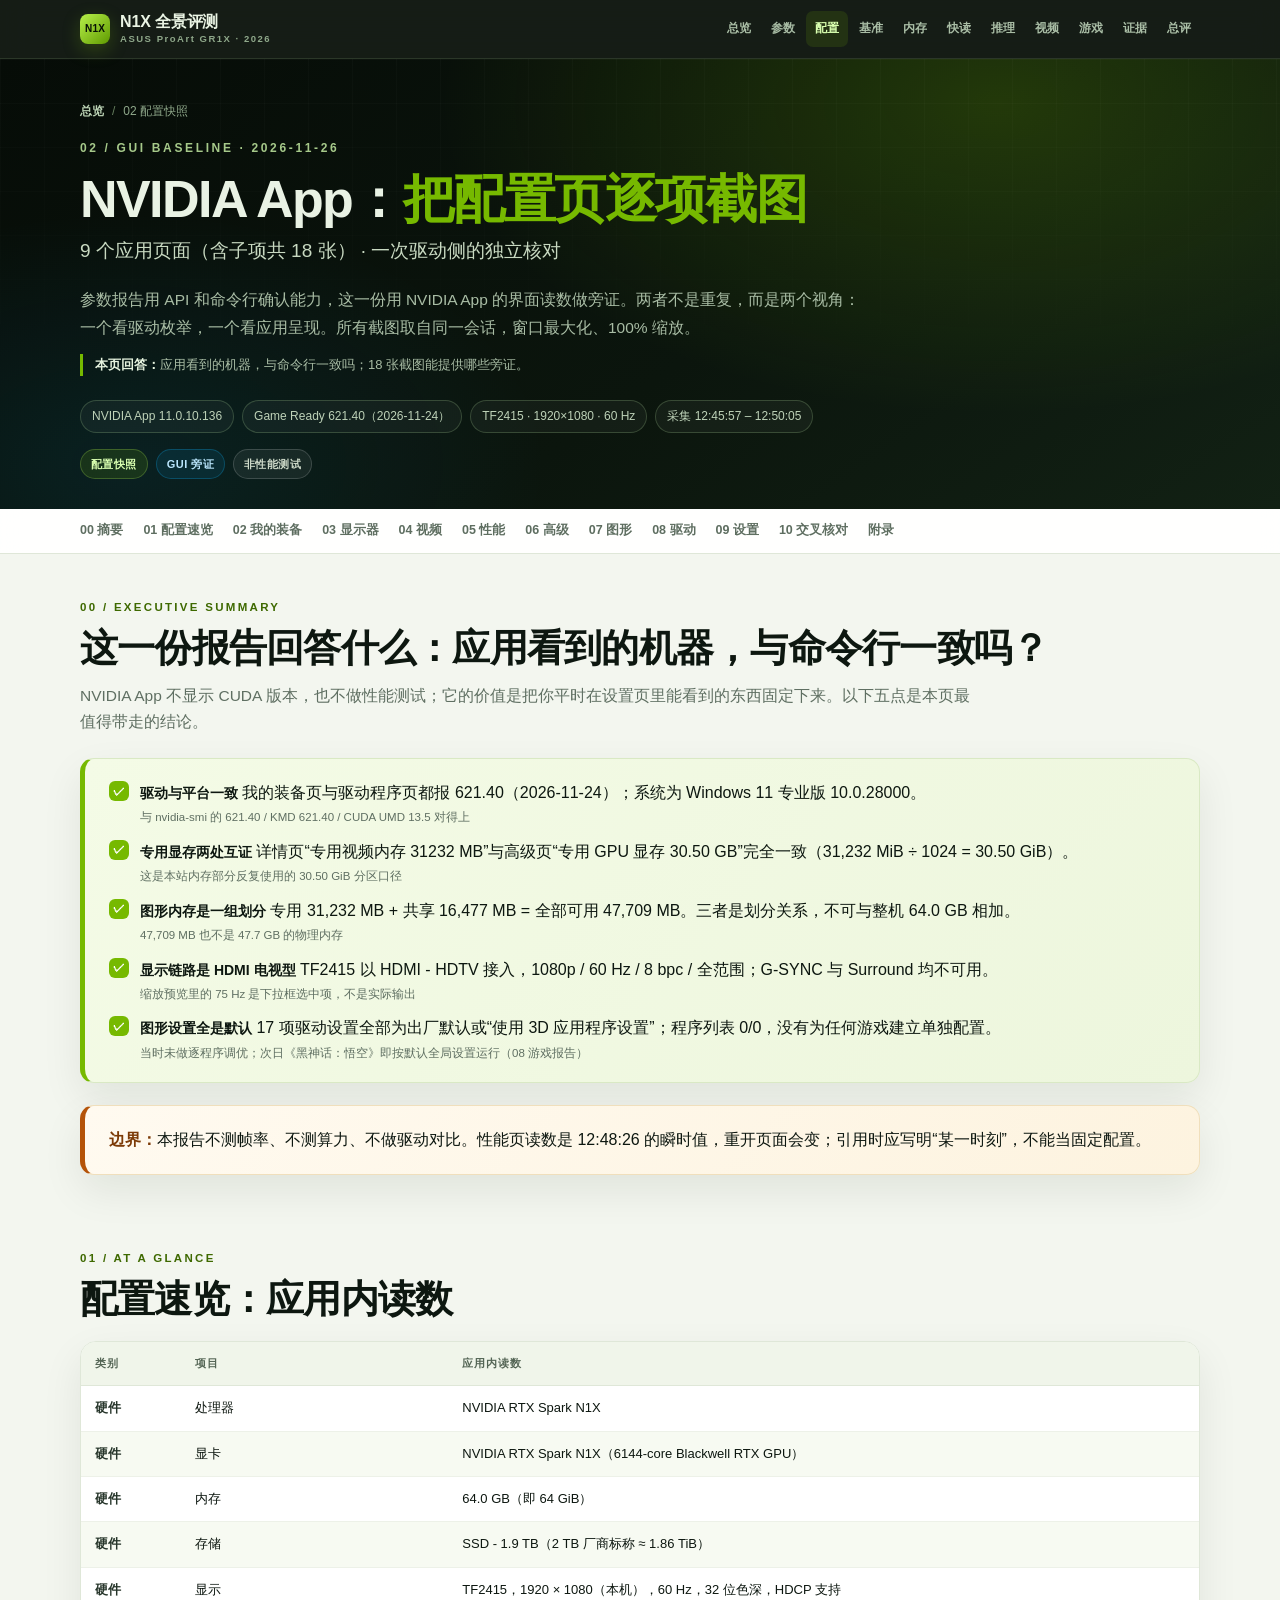
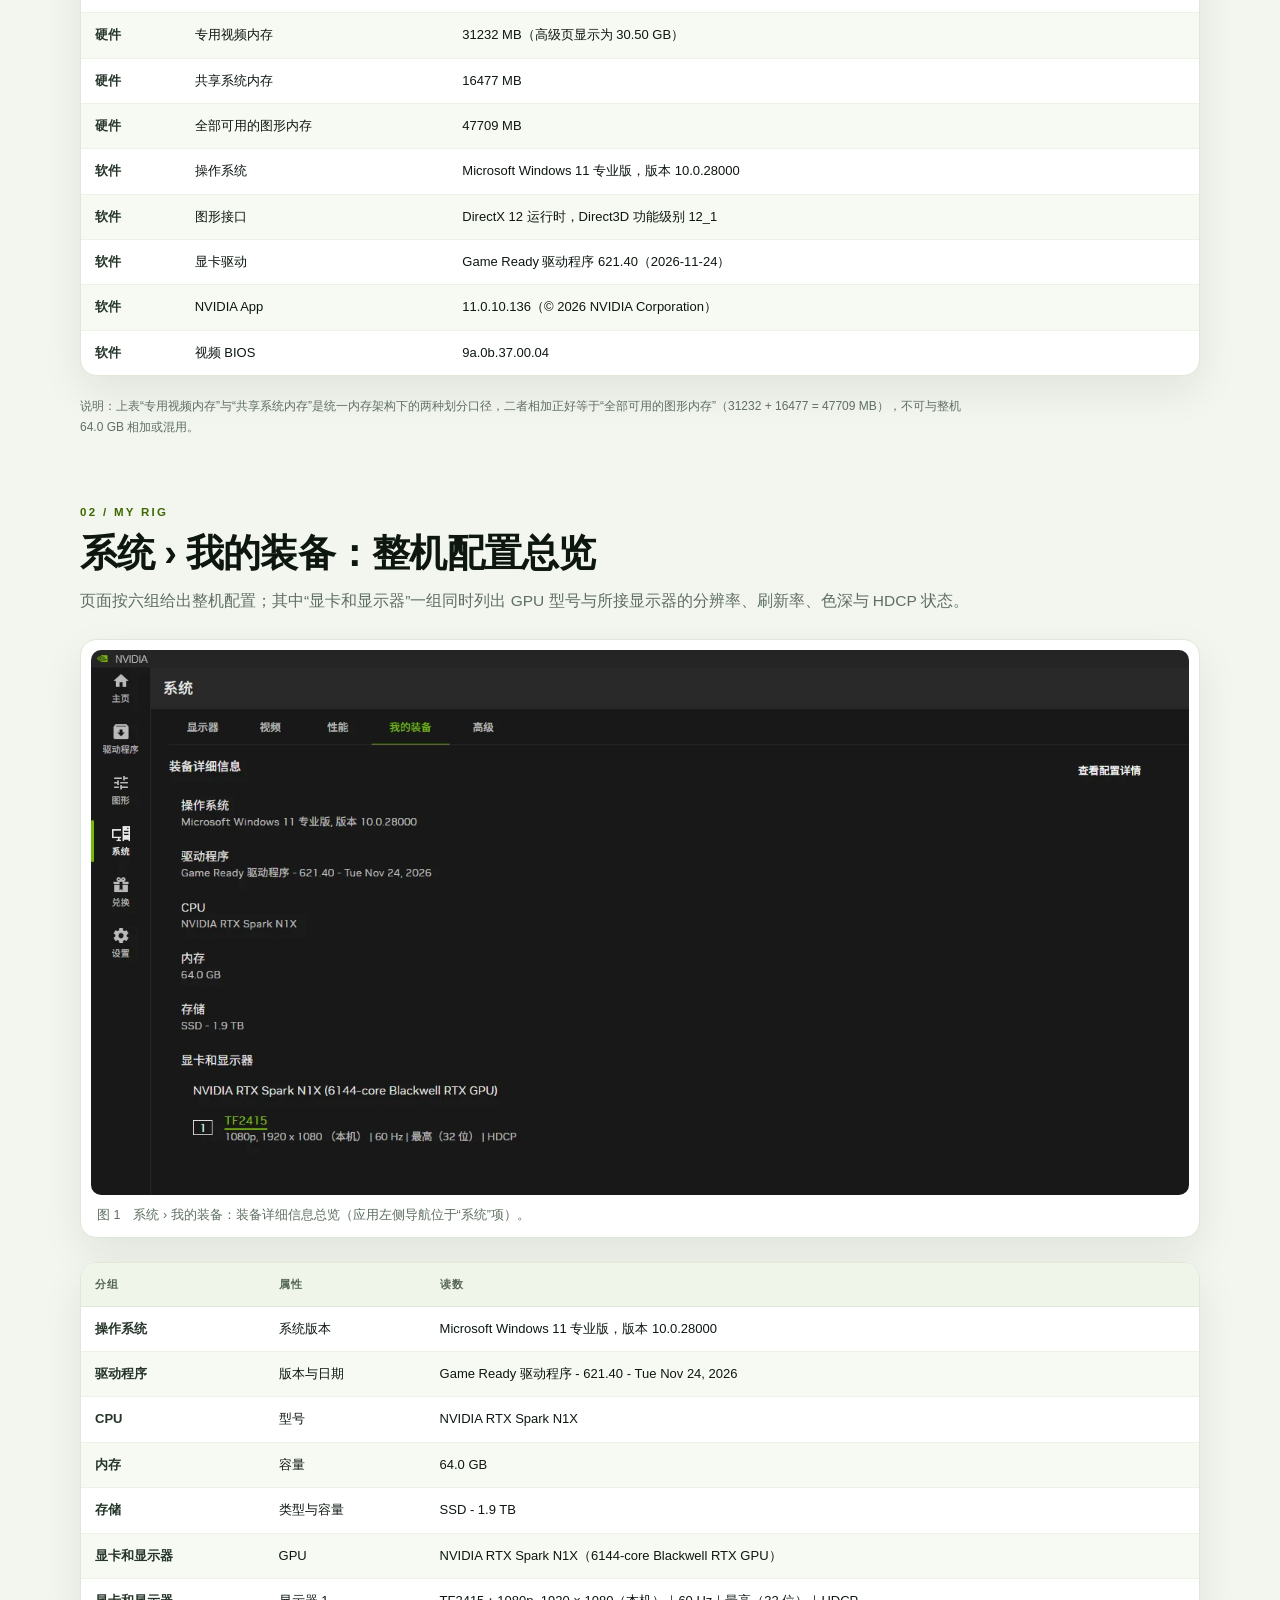
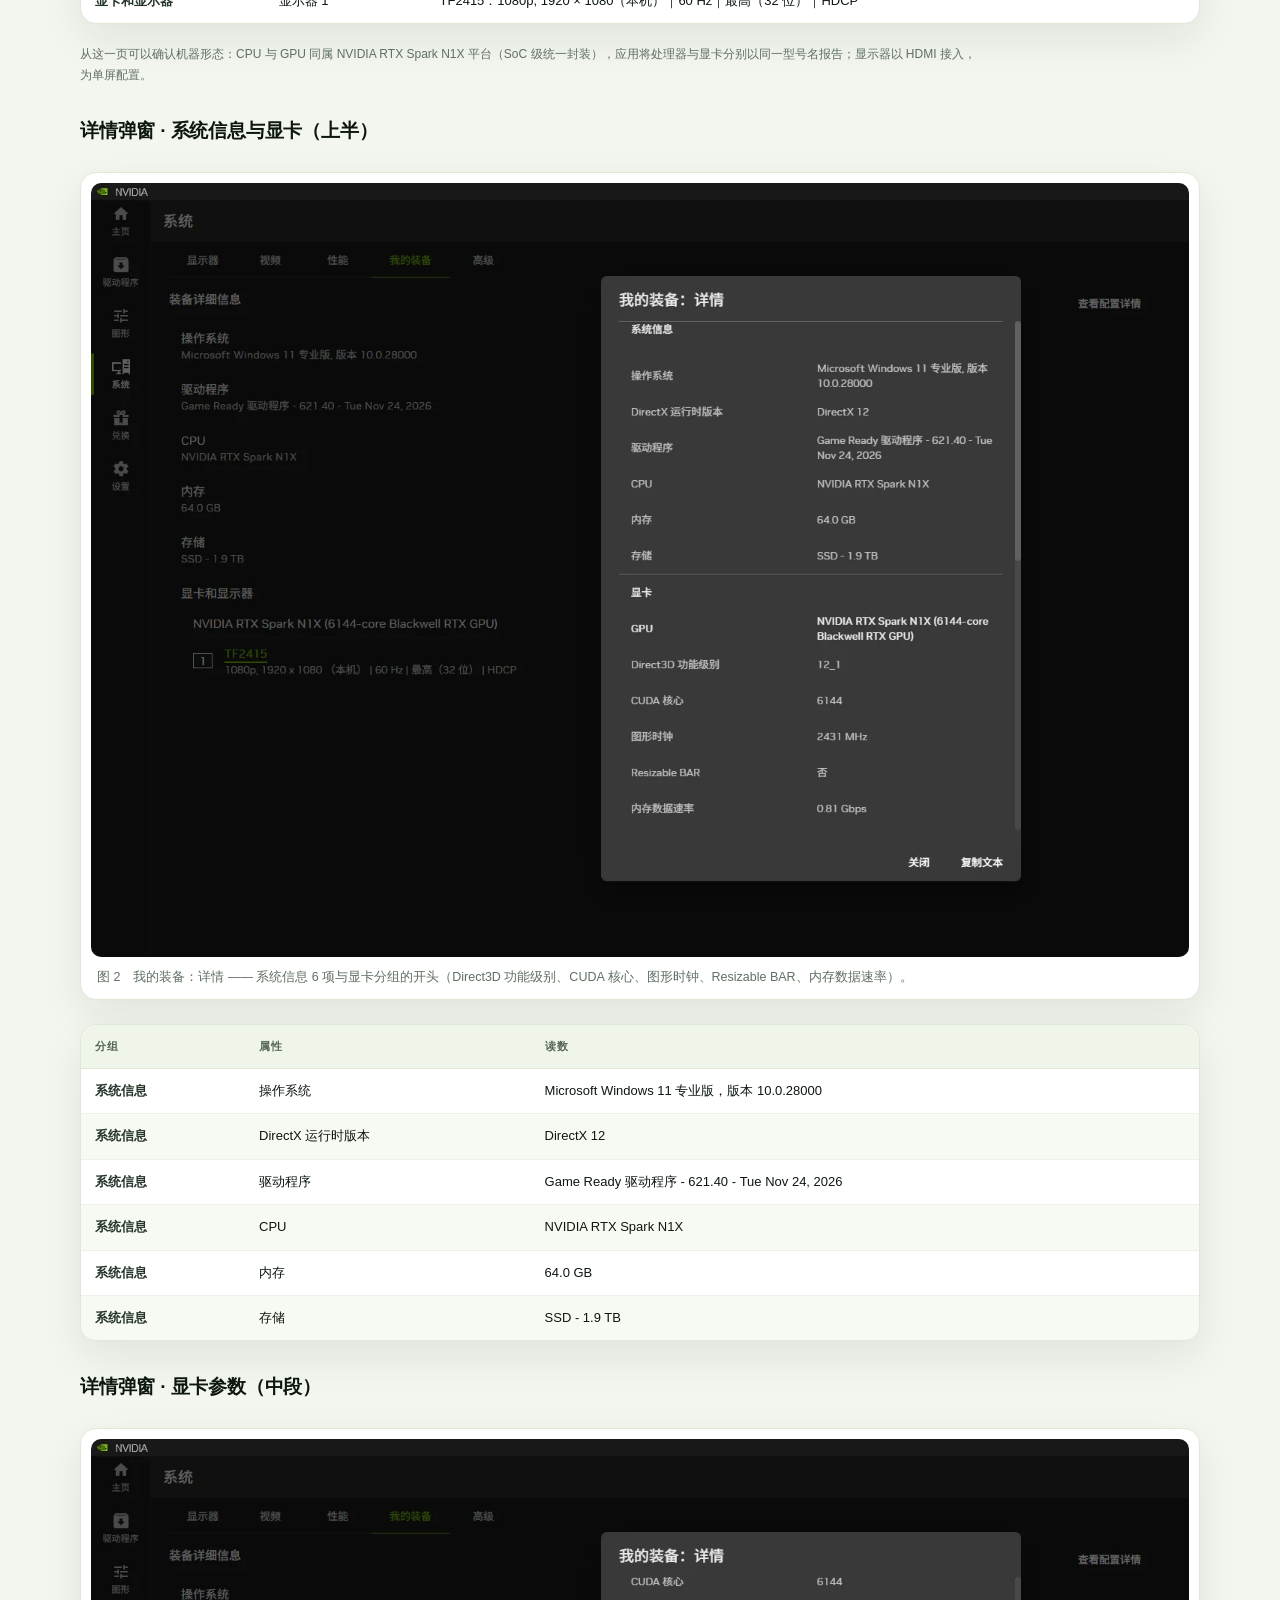
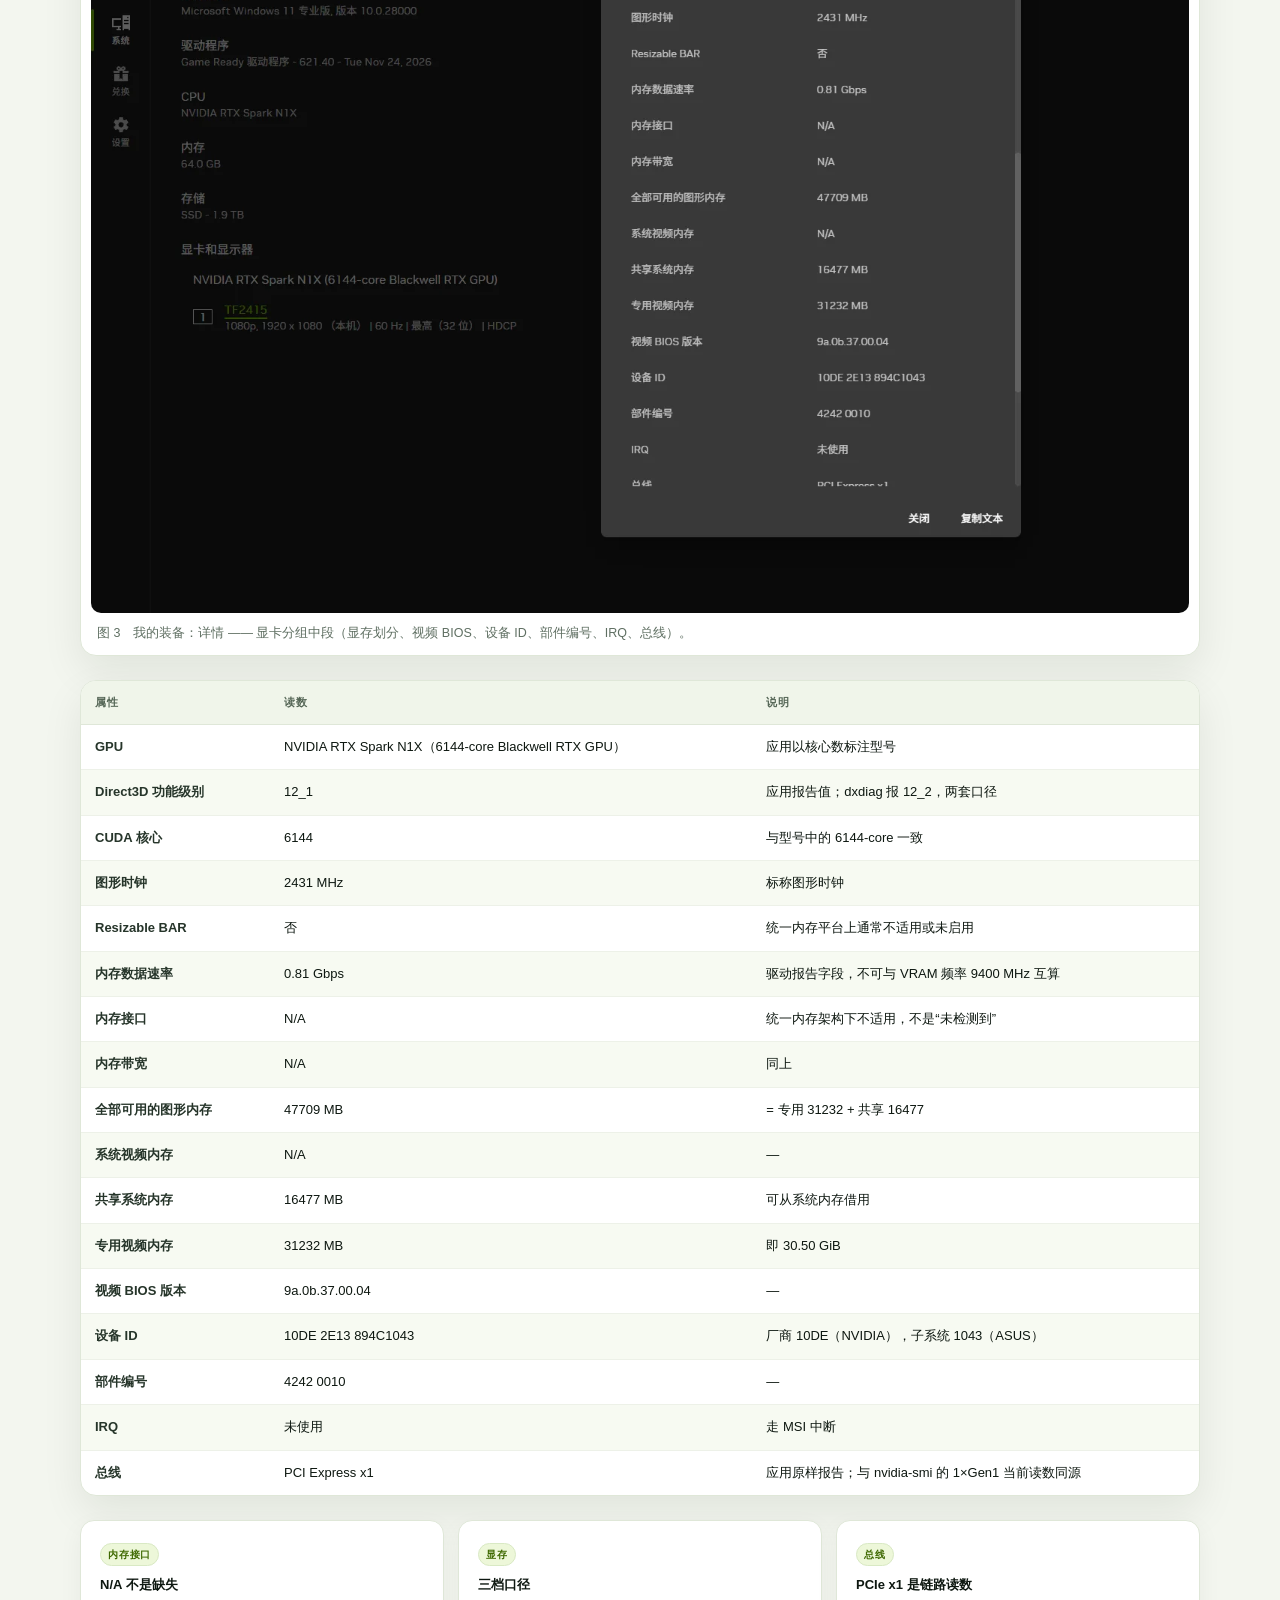
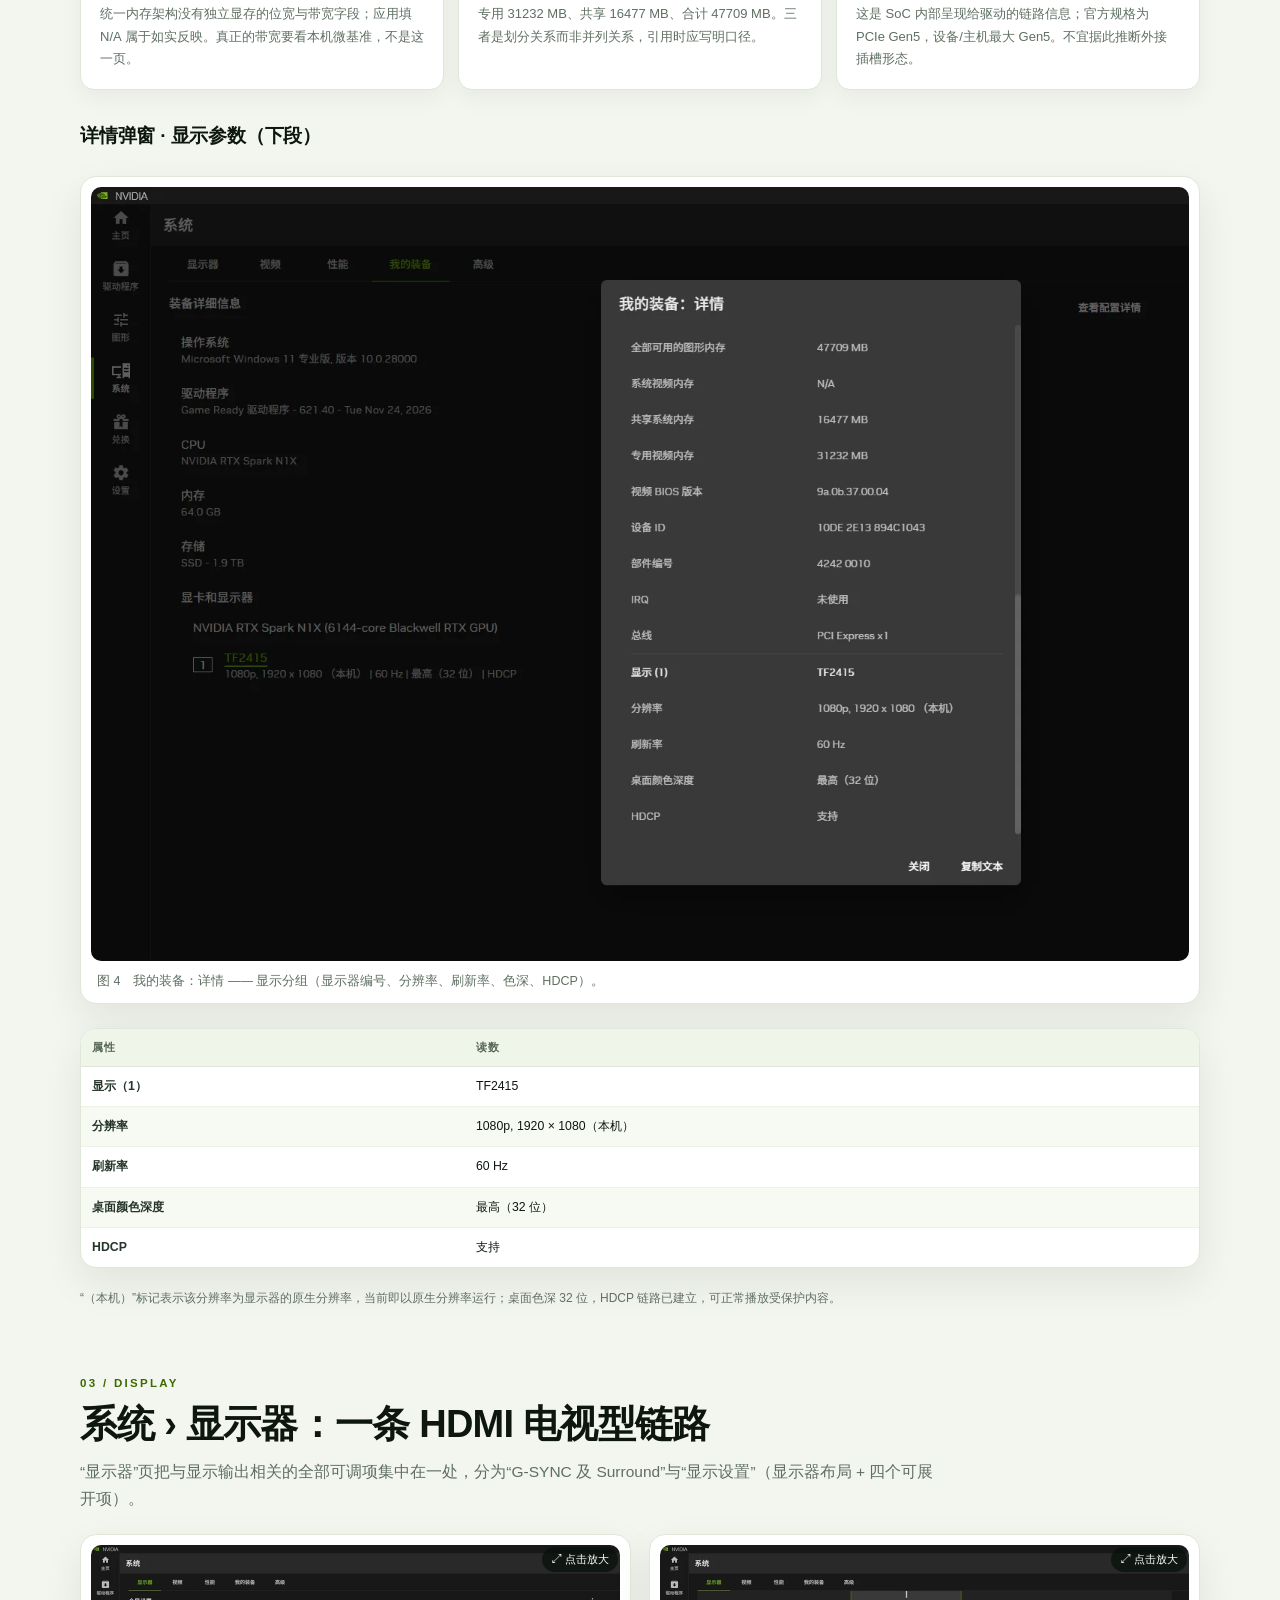
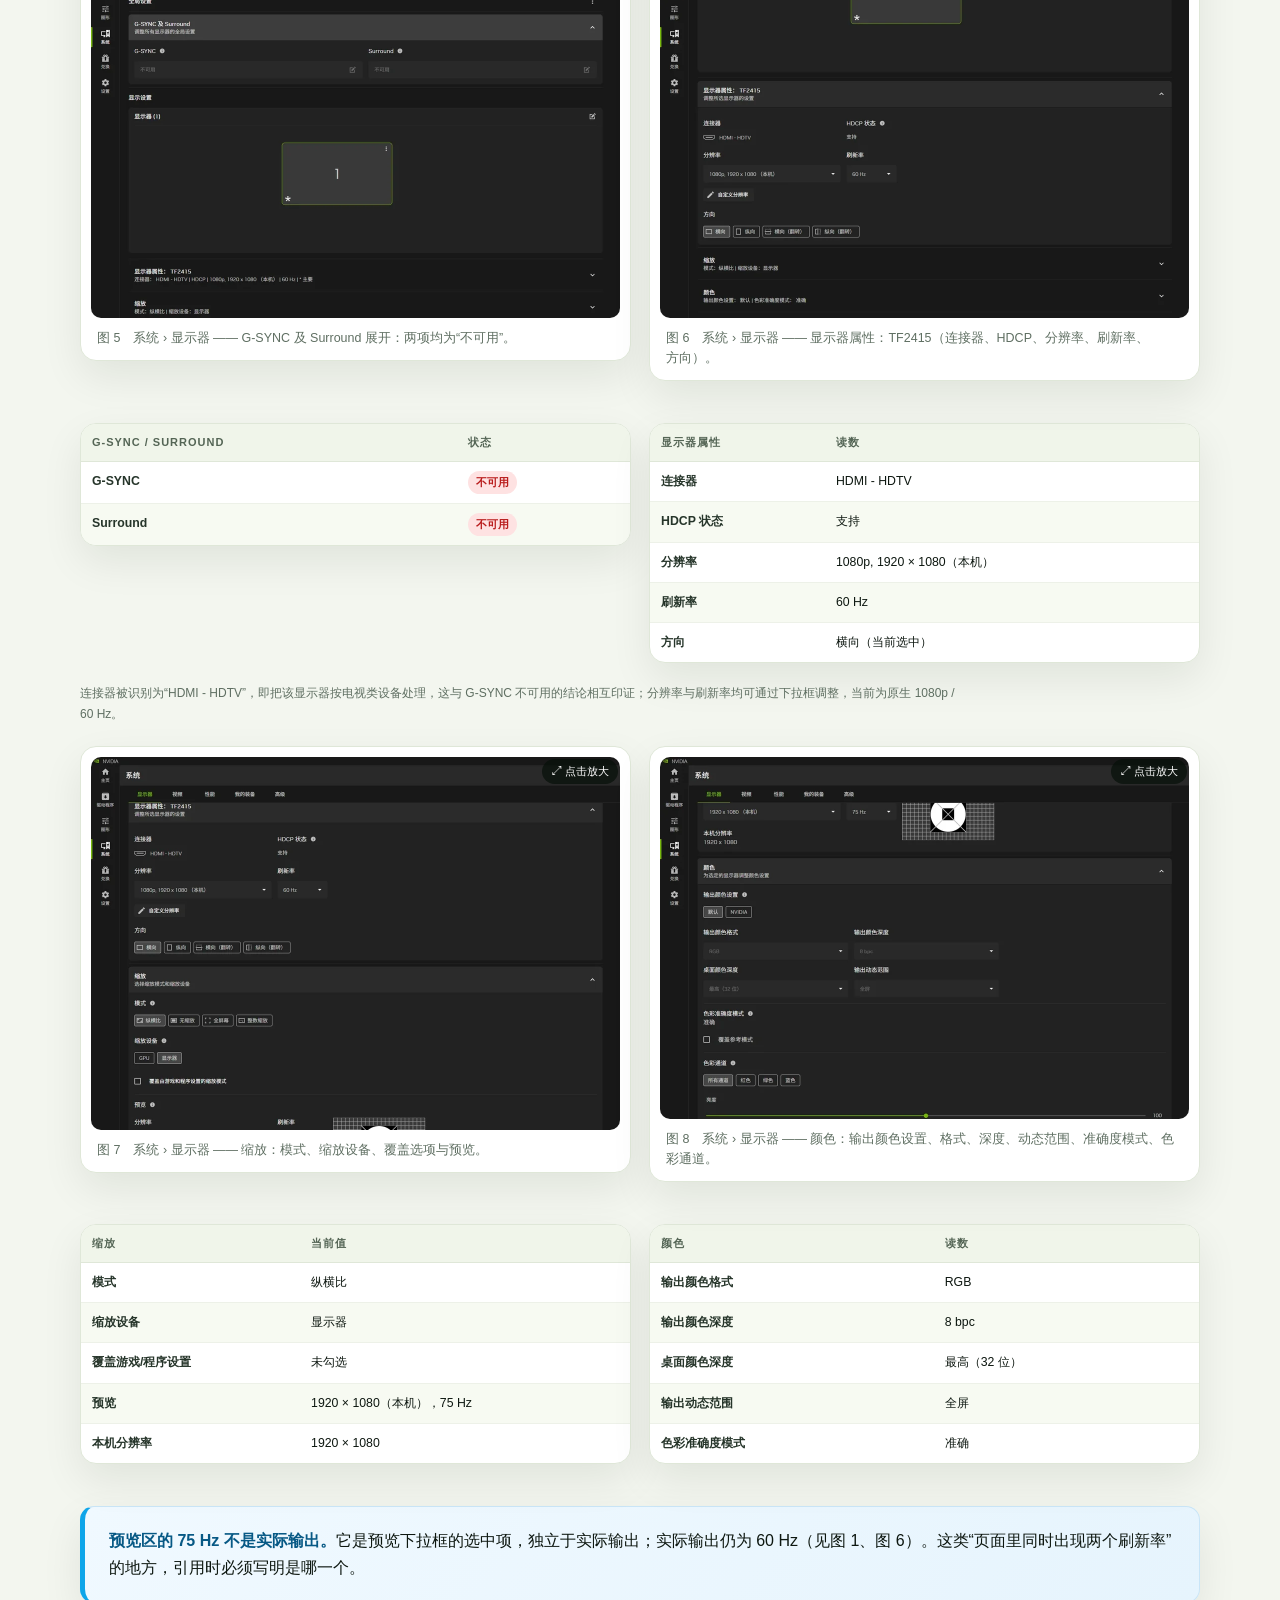
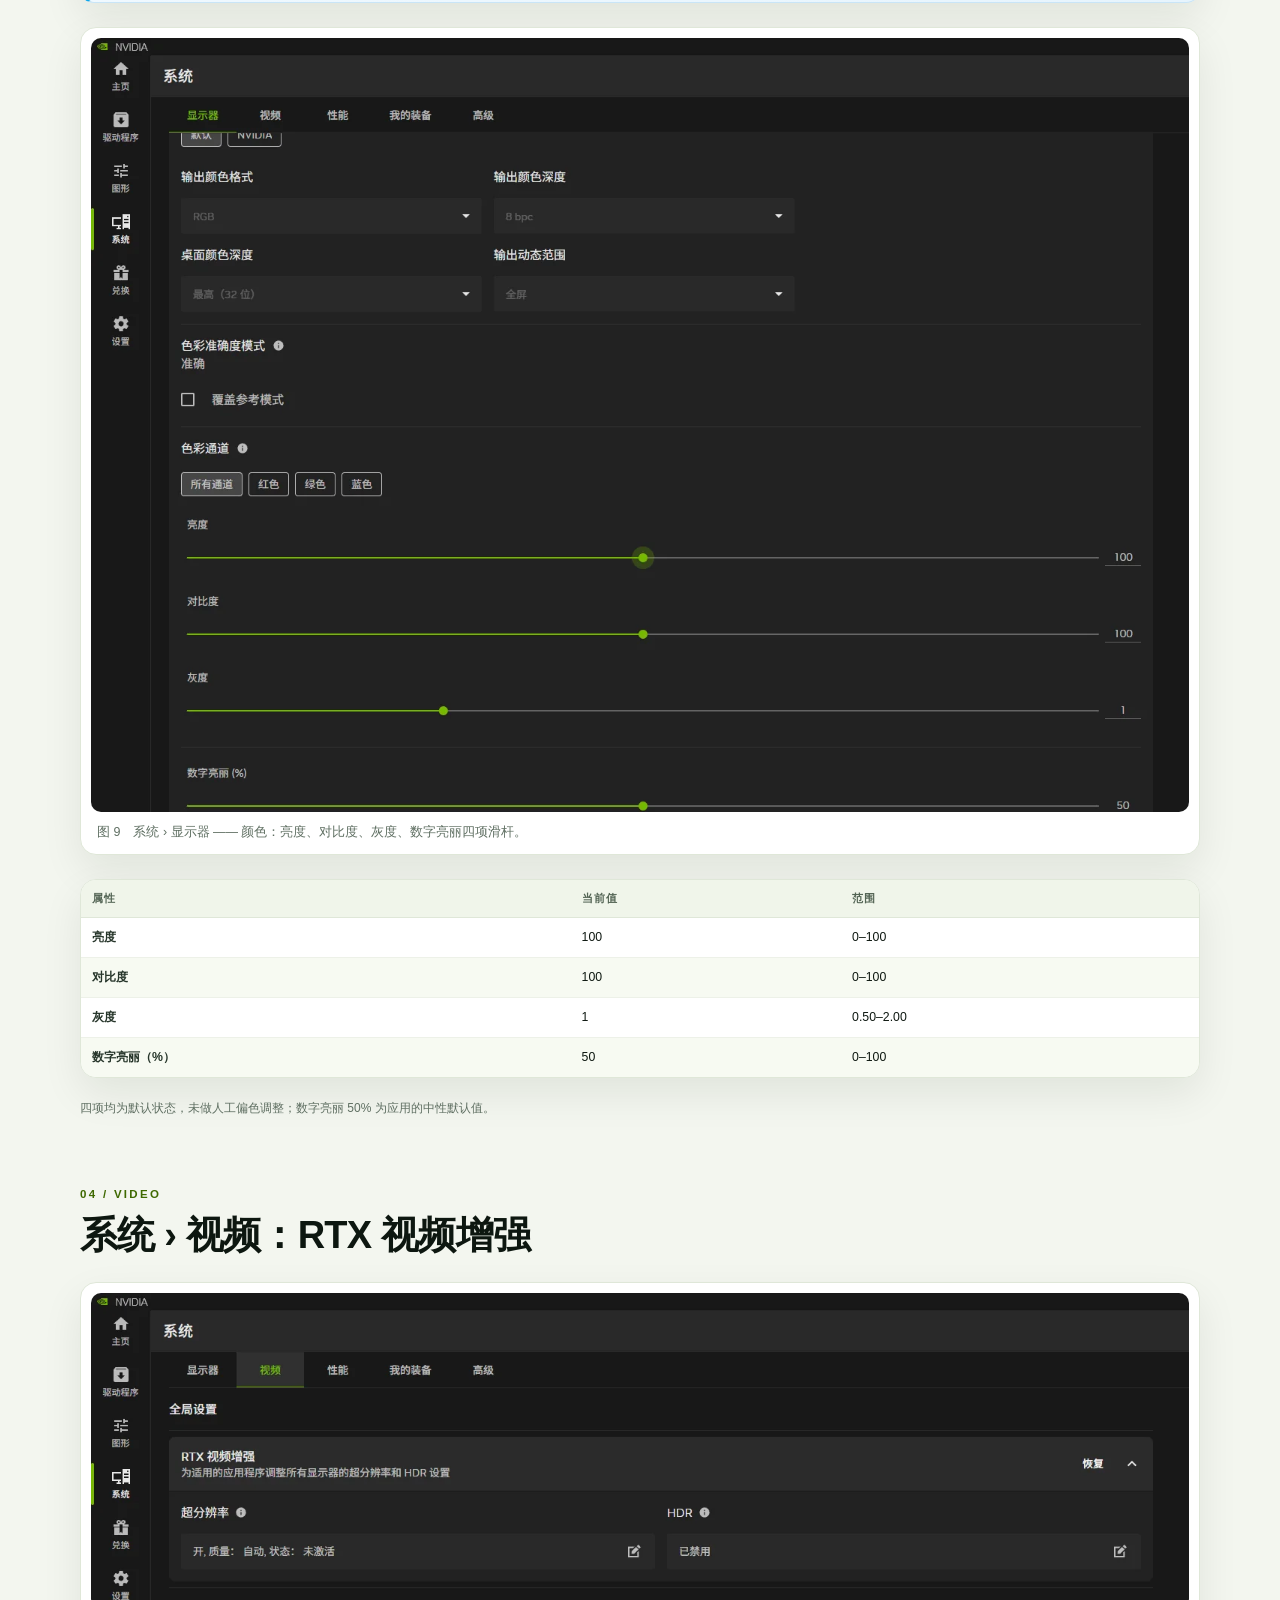
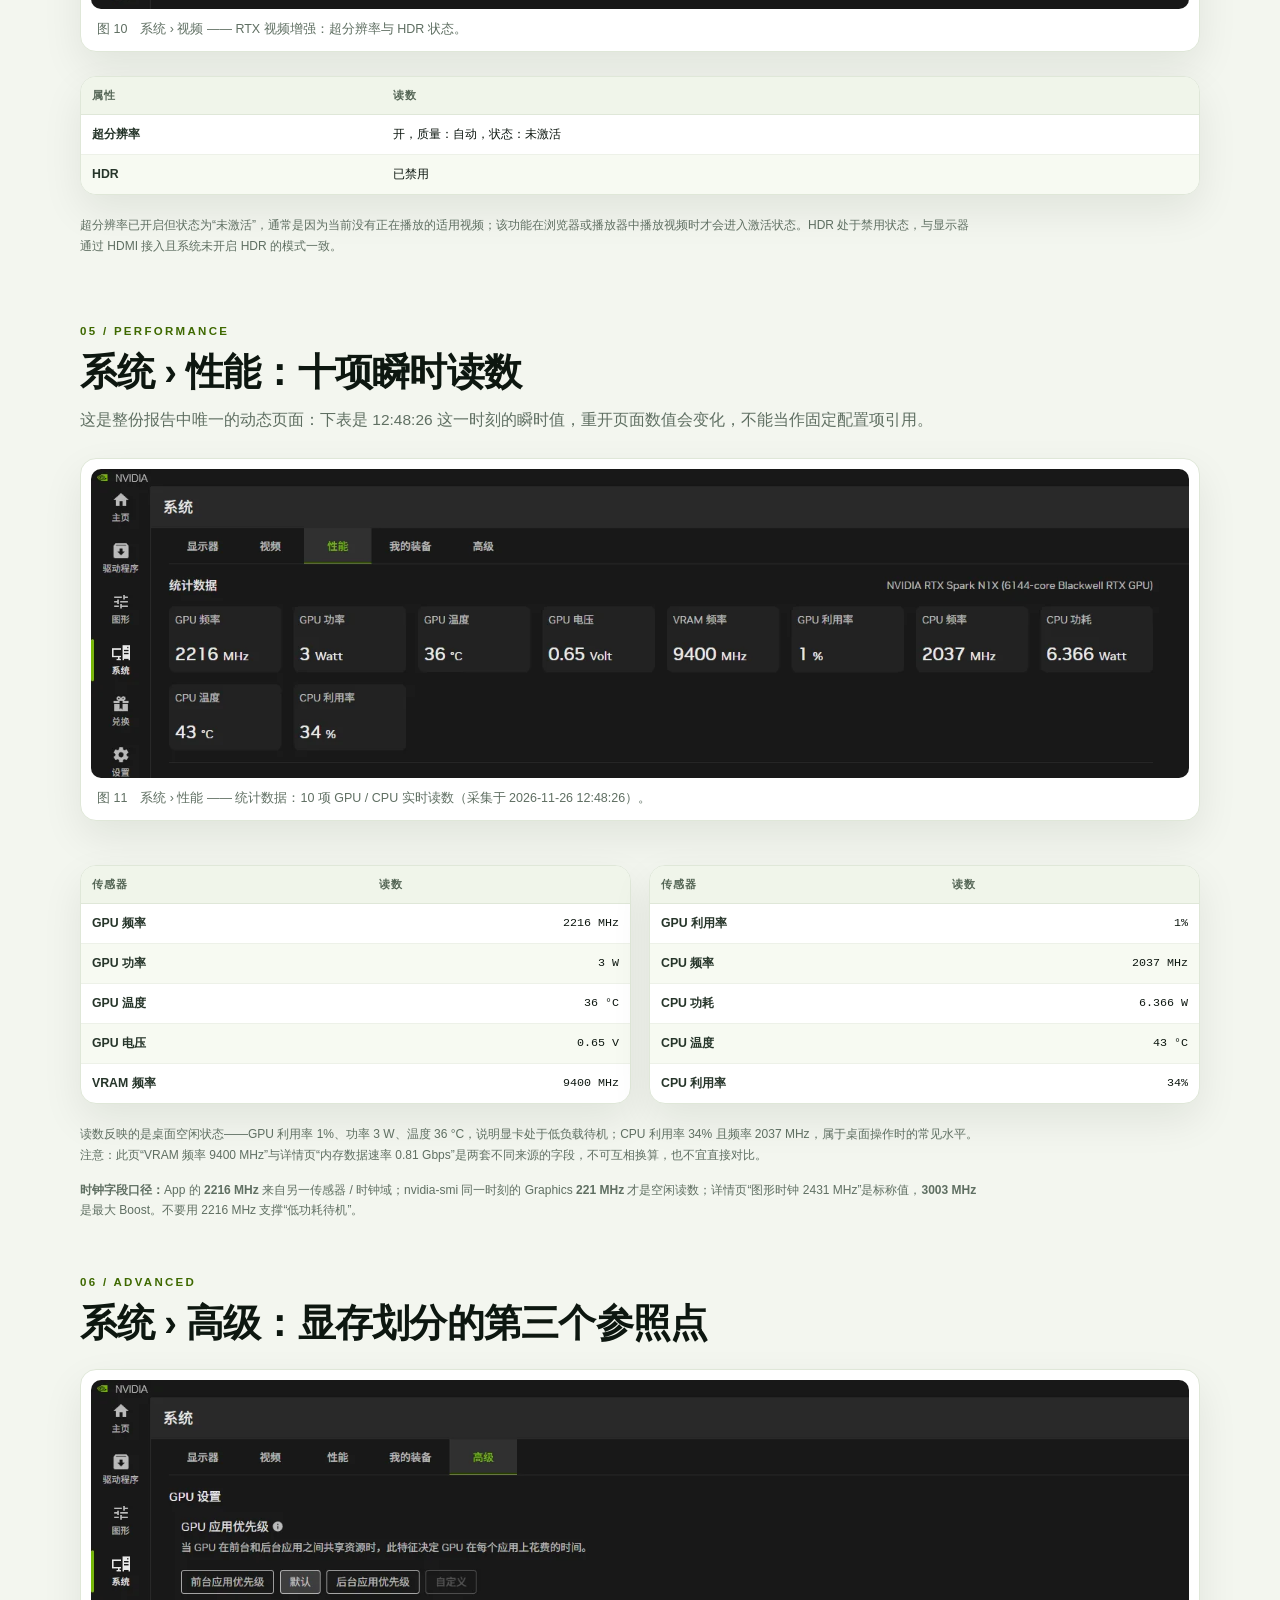
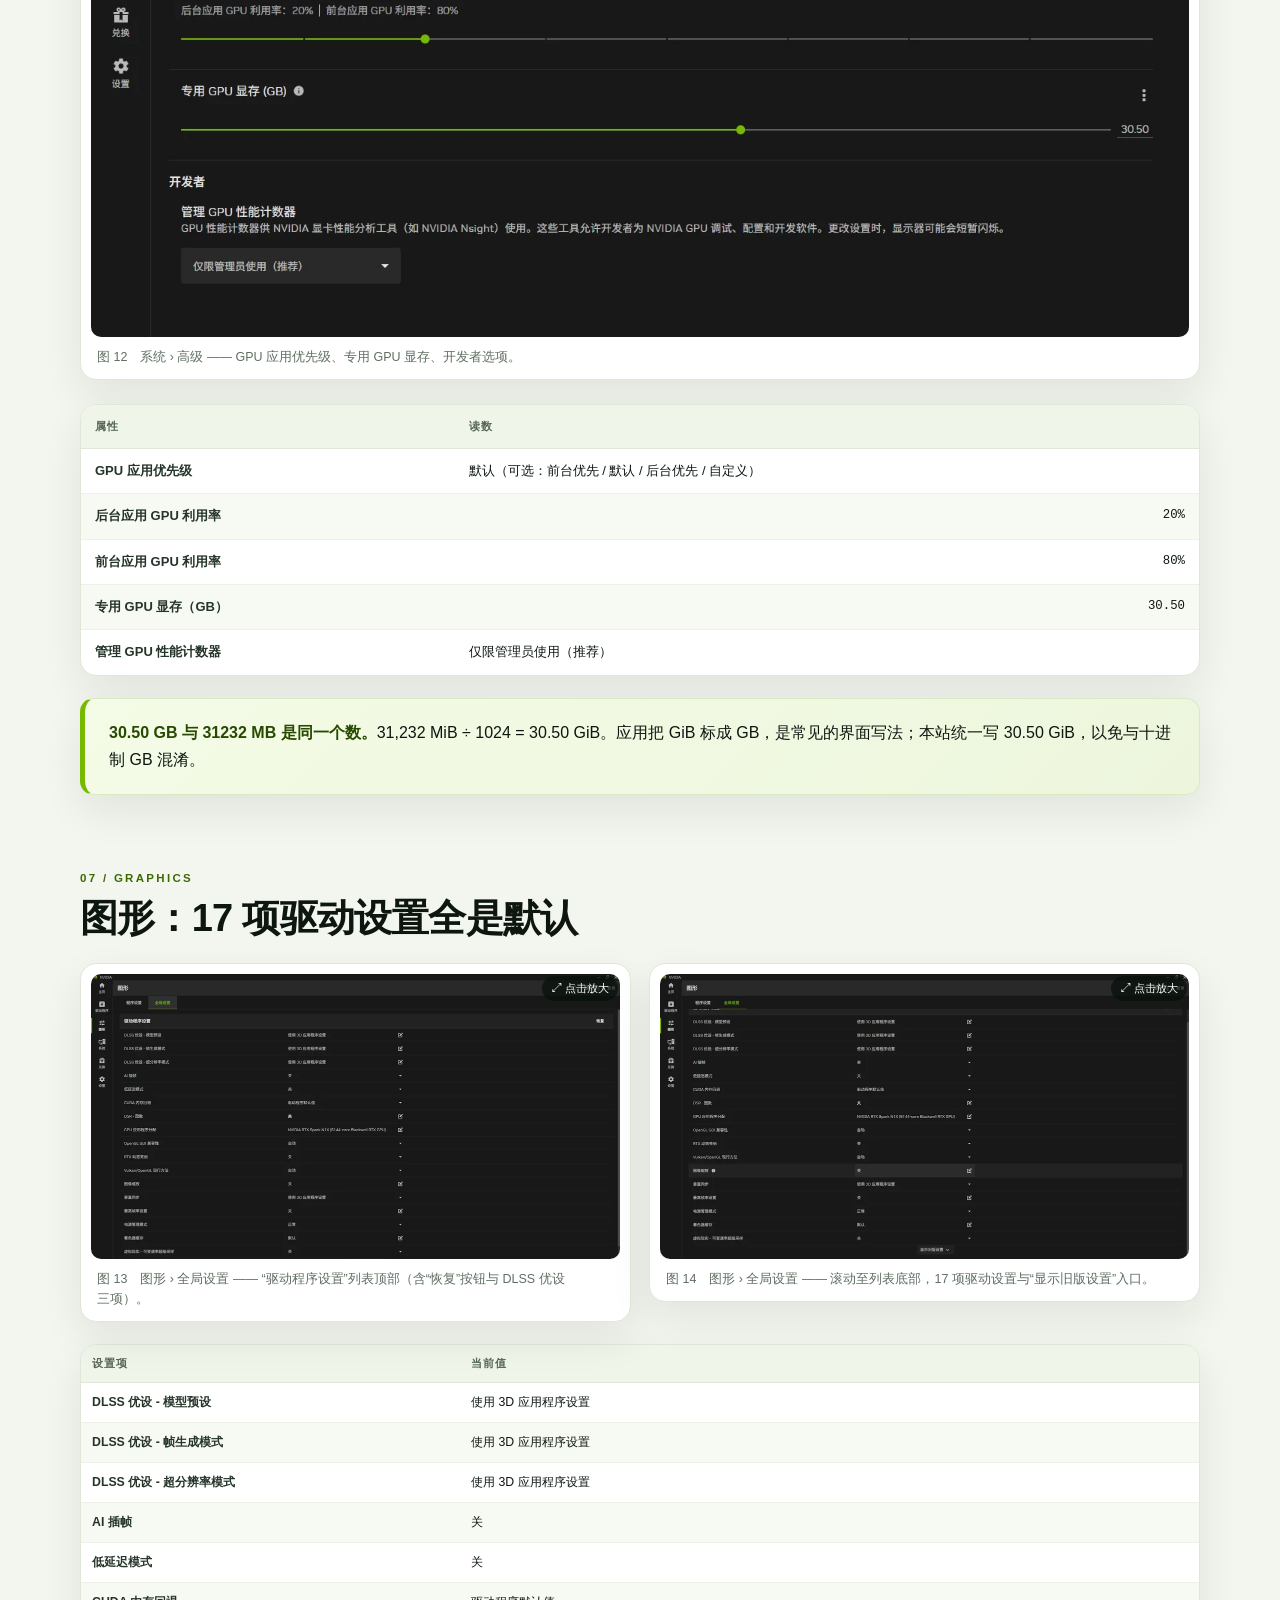
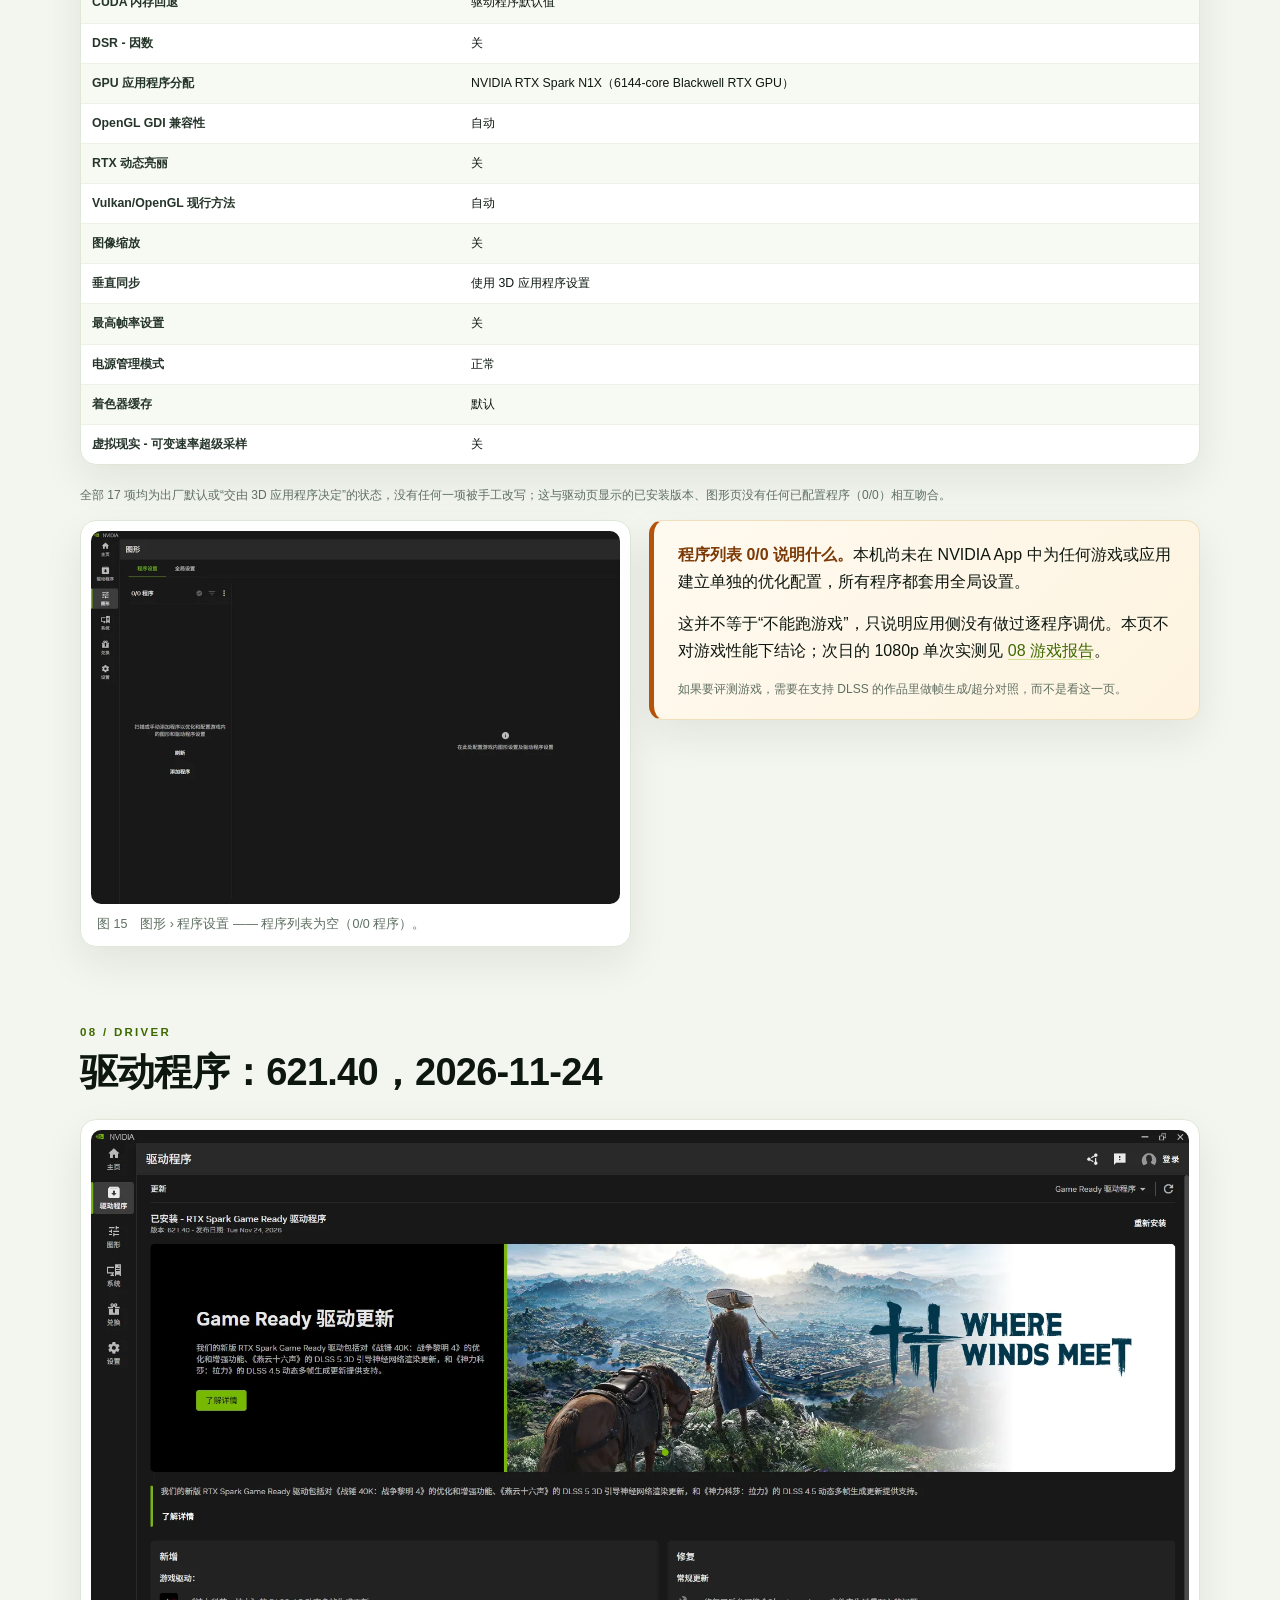
<file: nvidia-app.html>
<!doctype html>
<html lang="zh-CN">
<head>
<meta charset="utf-8">
<meta http-equiv="Content-Security-Policy" content="default-src 'none'; script-src 'self'; style-src 'self' 'unsafe-inline'; img-src 'self' data:; font-src 'self'; connect-src 'none'; object-src 'none'; base-uri 'none'; form-action 'none'; frame-src 'none'">
<meta name="viewport" content="width=device-width,initial-scale=1">
<title>02 NVIDIA App 本机配置图文报告 · N1X 全景评测</title>
<meta name="description" content="ASUS GR1X 上 NVIDIA App 11.0.10.136 的 18 张原生截图与逐页读数：驱动、显存划分、显示链路、性能传感器与图形设置。">
<link rel="stylesheet" href="assets/site.css">
<link rel="icon" href="assets/favicon.svg" type="image/svg+xml">
</head>
<body>
<a class="skip-link" href="#main">跳到正文</a>
<div class="progress-bar" aria-hidden="true"></div>

<header class="topbar">
  <div class="wrap">
    <a class="brand" href="index.html"><span class="mark">N1X</span><span>N1X 全景评测<small>ASUS ProArt GR1X · 2026</small></span></a>
    <button class="nav-toggle" type="button" aria-expanded="false" aria-controls="site-nav">目录</button>
    <nav class="nav" id="site-nav" aria-label="站点导航">
      <a href="index.html">总览</a>
      <a href="spec.html">参数</a>
      <a href="nvidia-app.html" class="active">配置</a>
      <a href="benchmark.html">基准</a>
      <a href="memory.html">内存</a>
      <a href="memory-story.html">快读</a>
      <a href="qwen.html">推理</a>
      <a href="h3.html">视频</a>
      <a href="wukong.html">游戏</a>
      <a href="evidence.html">证据</a>
      <a href="verdict.html">总评</a>
    </nav>
  </div>
</header>

<header class="hero compact">
  <div class="wrap">
    <div class="crumbs"><a href="index.html">总览</a><span class="sep">/</span><span>02 配置快照</span></div>
    <div class="eyebrow">02 / GUI baseline · 2026-11-26</div>
    <h1>NVIDIA App：<span>把配置页逐项截图</span></h1>
    <p class="sub">9 个应用页面（含子项共 18 张） · 一次驱动侧的独立核对</p>
    <p class="lede">参数报告用 API 和命令行确认能力，这一份用 NVIDIA App 的界面读数做旁证。两者不是重复，而是两个视角：一个看驱动枚举，一个看应用呈现。所有截图取自同一会话，窗口最大化、100% 缩放。</p>
    <p class="page-q"><b>本页回答：</b>应用看到的机器，与命令行一致吗；18 张截图能提供哪些旁证。</p>
    <div class="meta">
      <span>NVIDIA App 11.0.10.136</span>
      <span>Game Ready 621.40（2026-11-24）</span>
      <span>TF2415 · 1920×1080 · 60 Hz</span>
      <span>采集 12:45:57 – 12:50:05</span>
    </div>
    <div class="roles"><span class="role-pill">配置快照</span><span class="role-pill alt">GUI 旁证</span><span class="role-pill gray">非性能测试</span></div>
  </div>
</header>

<nav class="toc" aria-label="本页目录">
  <div class="wrap">
    <a href="#s-summary">00 摘要</a><a href="#s-quick">01 配置速览</a><a href="#s-rig">02 我的装备</a>
    <a href="#s-display">03 显示器</a><a href="#s-video">04 视频</a><a href="#s-perf">05 性能</a>
    <a href="#s-advanced">06 高级</a><a href="#s-graphics">07 图形</a><a href="#s-driver">08 驱动</a>
    <a href="#s-settings">09 设置</a><a href="#s-cross">10 交叉核对</a><a href="#s-appendix">附录</a>
  </div>
</nav>

<main class="wrap" id="main">

<section id="s-summary">
  <div class="kicker">00 / Executive summary</div>
  <h2>这一份报告回答什么：应用看到的机器，与命令行一致吗？</h2>
  <p class="lead">NVIDIA App 不显示 CUDA 版本，也不做性能测试；它的价值是把你平时在设置页里能看到的东西固定下来。以下五点是本页最值得带走的结论。</p>
  <div class="callout">
    <ul class="checklist">
      <li><span class="ck">✓</span><div><b>驱动与平台一致</b> 我的装备页与驱动程序页都报 621.40（2026-11-24）；系统为 Windows 11 专业版 10.0.28000。<span class="tiny">与 nvidia-smi 的 621.40 / KMD 621.40 / CUDA UMD 13.5 对得上</span></div></li>
      <li><span class="ck">✓</span><div><b>专用显存两处互证</b> 详情页“专用视频内存 31232 MB”与高级页“专用 GPU 显存 30.50 GB”完全一致（31,232 MiB ÷ 1024 = 30.50 GiB）。<span class="tiny">这是本站内存部分反复使用的 30.50 GiB 分区口径</span></div></li>
      <li><span class="ck">✓</span><div><b>图形内存是一组划分</b> 专用 31,232 MB + 共享 16,477 MB = 全部可用 47,709 MB。三者是划分关系，不可与整机 64.0 GB 相加。<span class="tiny">47,709 MB 也不是 47.7 GB 的物理内存</span></div></li>
      <li><span class="ck">✓</span><div><b>显示链路是 HDMI 电视型</b> TF2415 以 HDMI - HDTV 接入，1080p / 60 Hz / 8 bpc / 全范围；G-SYNC 与 Surround 均不可用。<span class="tiny">缩放预览里的 75 Hz 是下拉框选中项，不是实际输出</span></div></li>
      <li><span class="ck">✓</span><div><b>图形设置全是默认</b> 17 项驱动设置全部为出厂默认或“使用 3D 应用程序设置”；程序列表 0/0，没有为任何游戏建立单独配置。<span class="tiny">当时未做逐程序调优；次日《黑神话：悟空》即按默认全局设置运行（08 游戏报告）</span></div></li>
    </ul>
  </div>
  <div class="callout amber">
    <p><strong>边界：</strong>本报告不测帧率、不测算力、不做驱动对比。性能页读数是 12:48:26 的瞬时值，重开页面会变；引用时应写明“某一时刻”，不能当固定配置。</p>
  </div>
</section>

<section id="s-quick">
  <div class="kicker">01 / At a glance</div>
  <h2>配置速览：应用内读数</h2>
  <div class="table-wrap">
    <table>
      <thead><tr><th>类别</th><th>项目</th><th>应用内读数</th></tr></thead>
      <tbody>
        <tr><td class="dim">硬件</td><td>处理器</td><td>NVIDIA RTX Spark N1X</td></tr>
        <tr><td class="dim">硬件</td><td>显卡</td><td>NVIDIA RTX Spark N1X（6144-core Blackwell RTX GPU）</td></tr>
        <tr><td class="dim">硬件</td><td>内存</td><td>64.0 GB（即 64 GiB）</td></tr>
        <tr><td class="dim">硬件</td><td>存储</td><td>SSD - 1.9 TB（2 TB 厂商标称 ≈ 1.86 TiB）</td></tr>
        <tr><td class="dim">硬件</td><td>显示</td><td>TF2415，1920 × 1080（本机），60 Hz，32 位色深，HDCP 支持</td></tr>
        <tr><td class="dim">硬件</td><td>专用视频内存</td><td>31232 MB（高级页显示为 30.50 GB）</td></tr>
        <tr><td class="dim">硬件</td><td>共享系统内存</td><td>16477 MB</td></tr>
        <tr><td class="dim">硬件</td><td>全部可用的图形内存</td><td>47709 MB</td></tr>
        <tr><td class="dim">软件</td><td>操作系统</td><td>Microsoft Windows 11 专业版，版本 10.0.28000</td></tr>
        <tr><td class="dim">软件</td><td>图形接口</td><td>DirectX 12 运行时，Direct3D 功能级别 12_1</td></tr>
        <tr><td class="dim">软件</td><td>显卡驱动</td><td>Game Ready 驱动程序 621.40（2026-11-24）</td></tr>
        <tr><td class="dim">软件</td><td>NVIDIA App</td><td>11.0.10.136（© 2026 NVIDIA Corporation）</td></tr>
        <tr><td class="dim">软件</td><td>视频 BIOS</td><td>9a.0b.37.00.04</td></tr>
      </tbody>
    </table>
  </div>
  <p class="small">说明：上表“专用视频内存”与“共享系统内存”是统一内存架构下的两种划分口径，二者相加正好等于“全部可用的图形内存”（31232 + 16477 = 47709 MB），不可与整机 64.0 GB 相加或混用。</p>
</section>

<section id="s-rig">
  <div class="kicker">02 / My Rig</div>
  <h2>系统 › 我的装备：整机配置总览</h2>
  <p class="lead">页面按六组给出整机配置；其中“显卡和显示器”一组同时列出 GPU 型号与所接显示器的分辨率、刷新率、色深与 HDCP 状态。</p>
  <figure>
    <img src="assets/img/nvapp/fig01_myrig.webp" alt="NVIDIA App 系统 我的装备 页面截图" width="1464" height="727" loading="lazy" decoding="async">
    <figcaption>图 1　系统 › 我的装备：装备详细信息总览（应用左侧导航位于“系统”项）。</figcaption>
  </figure>
  <div class="table-wrap">
    <table>
      <thead><tr><th>分组</th><th>属性</th><th>读数</th></tr></thead>
      <tbody>
        <tr><td class="dim">操作系统</td><td>系统版本</td><td>Microsoft Windows 11 专业版，版本 10.0.28000</td></tr>
        <tr><td class="dim">驱动程序</td><td>版本与日期</td><td>Game Ready 驱动程序 - 621.40 - Tue Nov 24, 2026</td></tr>
        <tr><td class="dim">CPU</td><td>型号</td><td>NVIDIA RTX Spark N1X</td></tr>
        <tr><td class="dim">内存</td><td>容量</td><td>64.0 GB</td></tr>
        <tr><td class="dim">存储</td><td>类型与容量</td><td>SSD - 1.9 TB</td></tr>
        <tr><td class="dim">显卡和显示器</td><td>GPU</td><td>NVIDIA RTX Spark N1X（6144-core Blackwell RTX GPU）</td></tr>
        <tr><td class="dim">显卡和显示器</td><td>显示器 1</td><td>TF2415：1080p, 1920 × 1080（本机）｜60 Hz｜最高（32 位）｜HDCP</td></tr>
      </tbody>
    </table>
  </div>
  <p class="small">从这一页可以确认机器形态：CPU 与 GPU 同属 NVIDIA RTX Spark N1X 平台（SoC 级统一封装），应用将处理器与显卡分别以同一型号名报告；显示器以 HDMI 接入，为单屏配置。</p>

  <h3>详情弹窗 · 系统信息与显卡（上半）</h3>
  <figure>
    <img src="assets/img/nvapp/fig02_myrig_details_system.webp" alt="我的装备详情 系统信息截图" width="1464" height="1032" loading="lazy" decoding="async">
    <figcaption>图 2　我的装备：详情 —— 系统信息 6 项与显卡分组的开头（Direct3D 功能级别、CUDA 核心、图形时钟、Resizable BAR、内存数据速率）。</figcaption>
  </figure>
  <div class="table-wrap">
    <table>
      <thead><tr><th>分组</th><th>属性</th><th>读数</th></tr></thead>
      <tbody>
        <tr><td class="dim">系统信息</td><td>操作系统</td><td>Microsoft Windows 11 专业版，版本 10.0.28000</td></tr>
        <tr><td class="dim">系统信息</td><td>DirectX 运行时版本</td><td>DirectX 12</td></tr>
        <tr><td class="dim">系统信息</td><td>驱动程序</td><td>Game Ready 驱动程序 - 621.40 - Tue Nov 24, 2026</td></tr>
        <tr><td class="dim">系统信息</td><td>CPU</td><td>NVIDIA RTX Spark N1X</td></tr>
        <tr><td class="dim">系统信息</td><td>内存</td><td>64.0 GB</td></tr>
        <tr><td class="dim">系统信息</td><td>存储</td><td>SSD - 1.9 TB</td></tr>
      </tbody>
    </table>
  </div>

  <h3>详情弹窗 · 显卡参数（中段）</h3>
  <figure>
    <img src="assets/img/nvapp/fig03_myrig_details_gpu.webp" alt="我的装备详情 显卡与显存截图" width="1464" height="1032" loading="lazy" decoding="async">
    <figcaption>图 3　我的装备：详情 —— 显卡分组中段（显存划分、视频 BIOS、设备 ID、部件编号、IRQ、总线）。</figcaption>
  </figure>
  <div class="table-wrap">
    <table>
      <thead><tr><th>属性</th><th>读数</th><th>说明</th></tr></thead>
      <tbody>
        <tr><td class="dim">GPU</td><td>NVIDIA RTX Spark N1X（6144-core Blackwell RTX GPU）</td><td>应用以核心数标注型号</td></tr>
        <tr><td class="dim">Direct3D 功能级别</td><td>12_1</td><td>应用报告值；dxdiag 报 12_2，两套口径</td></tr>
        <tr><td class="dim">CUDA 核心</td><td>6144</td><td>与型号中的 6144-core 一致</td></tr>
        <tr><td class="dim">图形时钟</td><td>2431 MHz</td><td>标称图形时钟</td></tr>
        <tr><td class="dim">Resizable BAR</td><td>否</td><td>统一内存平台上通常不适用或未启用</td></tr>
        <tr><td class="dim">内存数据速率</td><td>0.81 Gbps</td><td>驱动报告字段，不可与 VRAM 频率 9400 MHz 互算</td></tr>
        <tr><td class="dim">内存接口</td><td>N/A</td><td>统一内存架构下不适用，不是“未检测到”</td></tr>
        <tr><td class="dim">内存带宽</td><td>N/A</td><td>同上</td></tr>
        <tr><td class="dim">全部可用的图形内存</td><td>47709 MB</td><td>= 专用 31232 + 共享 16477</td></tr>
        <tr><td class="dim">系统视频内存</td><td>N/A</td><td>—</td></tr>
        <tr><td class="dim">共享系统内存</td><td>16477 MB</td><td>可从系统内存借用</td></tr>
        <tr><td class="dim">专用视频内存</td><td>31232 MB</td><td>即 30.50 GiB</td></tr>
        <tr><td class="dim">视频 BIOS 版本</td><td>9a.0b.37.00.04</td><td>—</td></tr>
        <tr><td class="dim">设备 ID</td><td>10DE 2E13 894C1043</td><td>厂商 10DE（NVIDIA），子系统 1043（ASUS）</td></tr>
        <tr><td class="dim">部件编号</td><td>4242 0010</td><td>—</td></tr>
        <tr><td class="dim">IRQ</td><td>未使用</td><td>走 MSI 中断</td></tr>
        <tr><td class="dim">总线</td><td>PCI Express x1</td><td>应用原样报告；与 nvidia-smi 的 1×Gen1 当前读数同源</td></tr>
      </tbody>
    </table>
  </div>
  <div class="notes">
    <div class="note-card"><span class="tag">内存接口</span><b>N/A 不是缺失</b><p>统一内存架构没有独立显存的位宽与带宽字段；应用填 N/A 属于如实反映。真正的带宽要看本机微基准，不是这一页。</p></div>
    <div class="note-card"><span class="tag">显存</span><b>三档口径</b><p>专用 31232 MB、共享 16477 MB、合计 47709 MB。三者是划分关系而非并列关系，引用时应写明口径。</p></div>
    <div class="note-card"><span class="tag">总线</span><b>PCIe x1 是链路读数</b><p>这是 SoC 内部呈现给驱动的链路信息；官方规格为 PCIe Gen5，设备/主机最大 Gen5。不宜据此推断外接插槽形态。</p></div>
  </div>

  <h3>详情弹窗 · 显示参数（下段）</h3>
  <figure>
    <img src="assets/img/nvapp/fig04_myrig_details_display.webp" alt="我的装备详情 显示参数截图" width="1464" height="1032" loading="lazy" decoding="async">
    <figcaption>图 4　我的装备：详情 —— 显示分组（显示器编号、分辨率、刷新率、色深、HDCP）。</figcaption>
  </figure>
  <div class="table-wrap compact">
    <table>
      <thead><tr><th>属性</th><th>读数</th></tr></thead>
      <tbody>
        <tr><td class="dim">显示（1）</td><td>TF2415</td></tr>
        <tr><td class="dim">分辨率</td><td>1080p, 1920 × 1080（本机）</td></tr>
        <tr><td class="dim">刷新率</td><td>60 Hz</td></tr>
        <tr><td class="dim">桌面颜色深度</td><td>最高（32 位）</td></tr>
        <tr><td class="dim">HDCP</td><td>支持</td></tr>
      </tbody>
    </table>
  </div>
  <p class="small">“（本机）”标记表示该分辨率为显示器的原生分辨率，当前即以原生分辨率运行；桌面色深 32 位，HDCP 链路已建立，可正常播放受保护内容。</p>
</section>

<section id="s-display">
  <div class="kicker">03 / Display</div>
  <h2>系统 › 显示器：一条 HDMI 电视型链路</h2>
  <p class="lead">“显示器”页把与显示输出相关的全部可调项集中在一处，分为“G-SYNC 及 Surround”与“显示设置”（显示器布局 + 四个可展开项）。</p>

  <div class="gallery">
    <figure>
      <img src="assets/img/nvapp/fig05_display_gsync.webp" alt="G-SYNC 及 Surround 页面截图" width="1464" height="1032" loading="lazy" decoding="async" srcset="assets/img/nvapp/fig05_display_gsync-1058.webp 1058w, assets/img/nvapp/fig05_display_gsync.webp 1464w" sizes="(max-width:620px) 92vw, (max-width:900px) 46vw, 529px" data-full="assets/img/nvapp/fig05_display_gsync.webp">
      <figcaption>图 5　系统 › 显示器 —— G-SYNC 及 Surround 展开：两项均为“不可用”。</figcaption>
    </figure>
    <figure>
      <img src="assets/img/nvapp/fig06_display_attributes.webp" alt="显示器属性页面截图" width="1464" height="1032" loading="lazy" decoding="async" srcset="assets/img/nvapp/fig06_display_attributes-1058.webp 1058w, assets/img/nvapp/fig06_display_attributes.webp 1464w" sizes="(max-width:620px) 92vw, (max-width:900px) 46vw, 529px" data-full="assets/img/nvapp/fig06_display_attributes.webp">
      <figcaption>图 6　系统 › 显示器 —— 显示器属性：TF2415（连接器、HDCP、分辨率、刷新率、方向）。</figcaption>
    </figure>
  </div>
  <div class="grid-2">
    <div class="table-wrap compact">
      <table>
        <thead><tr><th>G-SYNC / Surround</th><th>状态</th></tr></thead>
        <tbody>
          <tr><td class="dim">G-SYNC</td><td><span class="badge no">不可用</span></td></tr>
          <tr><td class="dim">Surround</td><td><span class="badge no">不可用</span></td></tr>
        </tbody>
      </table>
    </div>
    <div class="table-wrap compact">
      <table>
        <thead><tr><th>显示器属性</th><th>读数</th></tr></thead>
        <tbody>
          <tr><td class="dim">连接器</td><td>HDMI - HDTV</td></tr>
          <tr><td class="dim">HDCP 状态</td><td>支持</td></tr>
          <tr><td class="dim">分辨率</td><td>1080p, 1920 × 1080（本机）</td></tr>
          <tr><td class="dim">刷新率</td><td>60 Hz</td></tr>
          <tr><td class="dim">方向</td><td>横向（当前选中）</td></tr>
        </tbody>
      </table>
    </div>
  </div>
  <p class="small">连接器被识别为“HDMI - HDTV”，即把该显示器按电视类设备处理，这与 G-SYNC 不可用的结论相互印证；分辨率与刷新率均可通过下拉框调整，当前为原生 1080p / 60 Hz。</p>

  <div class="gallery">
    <figure>
      <img src="assets/img/nvapp/fig07_display_scaling.webp" alt="缩放设置页面截图" width="1464" height="1032" loading="lazy" decoding="async" srcset="assets/img/nvapp/fig07_display_scaling-1058.webp 1058w, assets/img/nvapp/fig07_display_scaling.webp 1464w" sizes="(max-width:620px) 92vw, (max-width:900px) 46vw, 529px" data-full="assets/img/nvapp/fig07_display_scaling.webp">
      <figcaption>图 7　系统 › 显示器 —— 缩放：模式、缩放设备、覆盖选项与预览。</figcaption>
    </figure>
    <figure>
      <img src="assets/img/nvapp/fig08_display_color.webp" alt="颜色设置上半截图" width="1464" height="1002" loading="lazy" decoding="async" srcset="assets/img/nvapp/fig08_display_color-1058.webp 1058w, assets/img/nvapp/fig08_display_color.webp 1464w" sizes="(max-width:620px) 92vw, (max-width:900px) 46vw, 529px" data-full="assets/img/nvapp/fig08_display_color.webp">
      <figcaption>图 8　系统 › 显示器 —— 颜色：输出颜色设置、格式、深度、动态范围、准确度模式、色彩通道。</figcaption>
    </figure>
  </div>
  <div class="grid-2">
    <div class="table-wrap compact">
      <table>
        <thead><tr><th>缩放</th><th>当前值</th></tr></thead>
        <tbody>
          <tr><td class="dim">模式</td><td>纵横比</td></tr>
          <tr><td class="dim">缩放设备</td><td>显示器</td></tr>
          <tr><td class="dim">覆盖游戏/程序设置</td><td>未勾选</td></tr>
          <tr><td class="dim">预览</td><td>1920 × 1080（本机），75 Hz</td></tr>
          <tr><td class="dim">本机分辨率</td><td>1920 × 1080</td></tr>
        </tbody>
      </table>
    </div>
    <div class="table-wrap compact">
      <table>
        <thead><tr><th>颜色</th><th>读数</th></tr></thead>
        <tbody>
          <tr><td class="dim">输出颜色格式</td><td>RGB</td></tr>
          <tr><td class="dim">输出颜色深度</td><td>8 bpc</td></tr>
          <tr><td class="dim">桌面颜色深度</td><td>最高（32 位）</td></tr>
          <tr><td class="dim">输出动态范围</td><td>全屏</td></tr>
          <tr><td class="dim">色彩准确度模式</td><td>准确</td></tr>
        </tbody>
      </table>
    </div>
  </div>
  <div class="callout blue">
    <p><strong>预览区的 75 Hz 不是实际输出。</strong>它是预览下拉框的选中项，独立于实际输出；实际输出仍为 60 Hz（见图 1、图 6）。这类“页面里同时出现两个刷新率”的地方，引用时必须写明是哪一个。</p>
  </div>

  <figure>
    <img src="assets/img/nvapp/fig09_display_color_bottom.webp" alt="颜色调节下半截图" width="1464" height="1032" loading="lazy" decoding="async">
    <figcaption>图 9　系统 › 显示器 —— 颜色：亮度、对比度、灰度、数字亮丽四项滑杆。</figcaption>
  </figure>
  <div class="table-wrap compact">
    <table>
      <thead><tr><th>属性</th><th>当前值</th><th>范围</th></tr></thead>
      <tbody>
        <tr><td class="dim">亮度</td><td>100</td><td>0–100</td></tr>
        <tr><td class="dim">对比度</td><td>100</td><td>0–100</td></tr>
        <tr><td class="dim">灰度</td><td>1</td><td>0.50–2.00</td></tr>
        <tr><td class="dim">数字亮丽（%）</td><td>50</td><td>0–100</td></tr>
      </tbody>
    </table>
  </div>
  <p class="small">四项均为默认状态，未做人工偏色调整；数字亮丽 50% 为应用的中性默认值。</p>
</section>

<section id="s-video">
  <div class="kicker">04 / Video</div>
  <h2>系统 › 视频：RTX 视频增强</h2>
  <figure>
    <img src="assets/img/nvapp/fig10_video.webp" alt="RTX 视频增强页面截图" width="1464" height="422" loading="lazy" decoding="async">
    <figcaption>图 10　系统 › 视频 —— RTX 视频增强：超分辨率与 HDR 状态。</figcaption>
  </figure>
  <div class="table-wrap compact">
    <table>
      <thead><tr><th>属性</th><th>读数</th></tr></thead>
      <tbody>
        <tr><td class="dim">超分辨率</td><td>开，质量：自动，状态：未激活</td></tr>
        <tr><td class="dim">HDR</td><td>已禁用</td></tr>
      </tbody>
    </table>
  </div>
  <p class="small">超分辨率已开启但状态为“未激活”，通常是因为当前没有正在播放的适用视频；该功能在浏览器或播放器中播放视频时才会进入激活状态。HDR 处于禁用状态，与显示器通过 HDMI 接入且系统未开启 HDR 的模式一致。</p>
</section>

<section id="s-perf">
  <div class="kicker">05 / Performance</div>
  <h2>系统 › 性能：十项瞬时读数</h2>
  <p class="lead">这是整份报告中唯一的动态页面：下表是 12:48:26 这一时刻的瞬时值，重开页面数值会变化，不能当作固定配置项引用。</p>
  <figure>
    <img src="assets/img/nvapp/fig11_performance.webp" alt="NVIDIA App 性能统计页面截图" width="1464" height="412" loading="lazy" decoding="async">
    <figcaption>图 11　系统 › 性能 —— 统计数据：10 项 GPU / CPU 实时读数（采集于 2026-11-26 12:48:26）。</figcaption>
  </figure>
  <div class="grid-2">
    <div class="table-wrap compact">
      <table>
        <thead><tr><th>传感器</th><th>读数</th></tr></thead>
        <tbody>
          <tr><td class="dim">GPU 频率</td><td class="num">2216 MHz</td></tr>
          <tr><td class="dim">GPU 功率</td><td class="num">3 W</td></tr>
          <tr><td class="dim">GPU 温度</td><td class="num">36 °C</td></tr>
          <tr><td class="dim">GPU 电压</td><td class="num">0.65 V</td></tr>
          <tr><td class="dim">VRAM 频率</td><td class="num">9400 MHz</td></tr>
        </tbody>
      </table>
    </div>
    <div class="table-wrap compact">
      <table>
        <thead><tr><th>传感器</th><th>读数</th></tr></thead>
        <tbody>
          <tr><td class="dim">GPU 利用率</td><td class="num">1%</td></tr>
          <tr><td class="dim">CPU 频率</td><td class="num">2037 MHz</td></tr>
          <tr><td class="dim">CPU 功耗</td><td class="num">6.366 W</td></tr>
          <tr><td class="dim">CPU 温度</td><td class="num">43 °C</td></tr>
          <tr><td class="dim">CPU 利用率</td><td class="num">34%</td></tr>
        </tbody>
      </table>
    </div>
  </div>
  <p class="small">读数反映的是桌面空闲状态——GPU 利用率 1%、功率 3 W、温度 36 °C，说明显卡处于低负载待机；CPU 利用率 34% 且频率 2037 MHz，属于桌面操作时的常见水平。注意：此页“VRAM 频率 9400 MHz”与详情页“内存数据速率 0.81 Gbps”是两套不同来源的字段，不可互相换算，也不宜直接对比。</p>
  <p class="small" style="margin-bottom:0"><b>时钟字段口径：</b>App 的 <b>2216 MHz</b> 来自另一传感器 / 时钟域；nvidia-smi 同一时刻的 Graphics <b>221 MHz</b> 才是空闲读数；详情页“图形时钟 2431 MHz”是标称值，<b>3003 MHz</b> 是最大 Boost。不要用 2216 MHz 支撑“低功耗待机”。</p>
</section>

<section id="s-advanced">
  <div class="kicker">06 / Advanced</div>
  <h2>系统 › 高级：显存划分的第三个参照点</h2>
  <figure>
    <img src="assets/img/nvapp/fig12_advanced.webp" alt="NVIDIA App 高级设置页面截图" width="1464" height="742" loading="lazy" decoding="async">
    <figcaption>图 12　系统 › 高级 —— GPU 应用优先级、专用 GPU 显存、开发者选项。</figcaption>
  </figure>
  <div class="table-wrap">
    <table>
      <thead><tr><th>属性</th><th>读数</th></tr></thead>
      <tbody>
        <tr><td class="dim">GPU 应用优先级</td><td>默认（可选：前台优先 / 默认 / 后台优先 / 自定义）</td></tr>
        <tr><td class="dim">后台应用 GPU 利用率</td><td class="num">20%</td></tr>
        <tr><td class="dim">前台应用 GPU 利用率</td><td class="num">80%</td></tr>
        <tr><td class="dim">专用 GPU 显存（GB）</td><td class="num">30.50</td></tr>
        <tr><td class="dim">管理 GPU 性能计数器</td><td>仅限管理员使用（推荐）</td></tr>
      </tbody>
    </table>
  </div>
  <div class="callout">
    <p><strong>30.50 GB 与 31232 MB 是同一个数。</strong>31,232 MiB ÷ 1024 = 30.50 GiB。应用把 GiB 标成 GB，是常见的界面写法；本站统一写 30.50 GiB，以免与十进制 GB 混淆。</p>
  </div>
</section>

<section id="s-graphics">
  <div class="kicker">07 / Graphics</div>
  <h2>图形：17 项驱动设置全是默认</h2>
  <div class="gallery">
    <figure>
      <img src="assets/img/nvapp/fig13_graphics_global.webp" alt="图形全局设置顶部截图" width="1920" height="1032" loading="lazy" decoding="async" srcset="assets/img/nvapp/fig13_graphics_global-1058.webp 1058w, assets/img/nvapp/fig13_graphics_global.webp 1920w" sizes="(max-width:620px) 92vw, (max-width:900px) 46vw, 529px" data-full="assets/img/nvapp/fig13_graphics_global.webp">
      <figcaption>图 13　图形 › 全局设置 —— “驱动程序设置”列表顶部（含“恢复”按钮与 DLSS 优设三项）。</figcaption>
    </figure>
    <figure>
      <img src="assets/img/nvapp/fig14_graphics_global_bottom.webp" alt="图形全局设置底部截图" width="1920" height="1032" loading="lazy" decoding="async" srcset="assets/img/nvapp/fig14_graphics_global_bottom-1058.webp 1058w, assets/img/nvapp/fig14_graphics_global_bottom.webp 1920w" sizes="(max-width:620px) 92vw, (max-width:900px) 46vw, 529px" data-full="assets/img/nvapp/fig14_graphics_global_bottom.webp">
      <figcaption>图 14　图形 › 全局设置 —— 滚动至列表底部，17 项驱动设置与“显示旧版设置”入口。</figcaption>
    </figure>
  </div>
  <div class="table-wrap compact">
    <table>
      <thead><tr><th>设置项</th><th>当前值</th></tr></thead>
      <tbody>
        <tr><td class="dim">DLSS 优设 - 模型预设</td><td>使用 3D 应用程序设置</td></tr>
        <tr><td class="dim">DLSS 优设 - 帧生成模式</td><td>使用 3D 应用程序设置</td></tr>
        <tr><td class="dim">DLSS 优设 - 超分辨率模式</td><td>使用 3D 应用程序设置</td></tr>
        <tr><td class="dim">AI 插帧</td><td>关</td></tr>
        <tr><td class="dim">低延迟模式</td><td>关</td></tr>
        <tr><td class="dim">CUDA 内存回退</td><td>驱动程序默认值</td></tr>
        <tr><td class="dim">DSR - 因数</td><td>关</td></tr>
        <tr><td class="dim">GPU 应用程序分配</td><td>NVIDIA RTX Spark N1X（6144-core Blackwell RTX GPU）</td></tr>
        <tr><td class="dim">OpenGL GDI 兼容性</td><td>自动</td></tr>
        <tr><td class="dim">RTX 动态亮丽</td><td>关</td></tr>
        <tr><td class="dim">Vulkan/OpenGL 现行方法</td><td>自动</td></tr>
        <tr><td class="dim">图像缩放</td><td>关</td></tr>
        <tr><td class="dim">垂直同步</td><td>使用 3D 应用程序设置</td></tr>
        <tr><td class="dim">最高帧率设置</td><td>关</td></tr>
        <tr><td class="dim">电源管理模式</td><td>正常</td></tr>
        <tr><td class="dim">着色器缓存</td><td>默认</td></tr>
        <tr><td class="dim">虚拟现实 - 可变速率超级采样</td><td>关</td></tr>
      </tbody>
    </table>
  </div>
  <p class="small">全部 17 项均为出厂默认或“交由 3D 应用程序决定”的状态，没有任何一项被手工改写；这与驱动页显示的已安装版本、图形页没有任何已配置程序（0/0）相互吻合。</p>

  <div class="grid-2">
    <figure style="margin-top:0">
      <img src="assets/img/nvapp/fig15_graphics_program.webp" alt="图形程序设置页面截图" width="1464" height="1032" loading="lazy" decoding="async" srcset="assets/img/nvapp/fig15_graphics_program-1058.webp 1058w, assets/img/nvapp/fig15_graphics_program.webp 1464w" sizes="(max-width:620px) 92vw, (max-width:900px) 46vw, 529px" data-full="assets/img/nvapp/fig15_graphics_program.webp">
      <figcaption>图 15　图形 › 程序设置 —— 程序列表为空（0/0 程序）。</figcaption>
    </figure>
    <div class="callout amber" style="margin-top:0">
      <p><strong>程序列表 0/0 说明什么。</strong>本机尚未在 NVIDIA App 中为任何游戏或应用建立单独的优化配置，所有程序都套用全局设置。</p>
      <p>这并不等于“不能跑游戏”，只说明应用侧没有做过逐程序调优。本页不对游戏性能下结论；次日的 1080p 单次实测见 <a href="wukong.html">08 游戏报告</a>。</p>
      <p class="small" style="margin-bottom:0">如果要评测游戏，需要在支持 DLSS 的作品里做帧生成/超分对照，而不是看这一页。</p>
    </div>
  </div>
</section>

<section id="s-driver">
  <div class="kicker">08 / Driver</div>
  <h2>驱动程序：621.40，2026-11-24</h2>
  <figure>
    <img src="assets/img/nvapp/fig16_drivers.webp" alt="NVIDIA App 驱动程序页面截图" width="1920" height="1032" loading="lazy" decoding="async">
    <figcaption>图 16　驱动程序 —— 已安装 RTX Spark Game Ready 驱动程序 621.40，发布日期 2026-11-24。</figcaption>
  </figure>
  <div class="table-wrap compact">
    <table>
      <thead><tr><th>属性</th><th>读数</th></tr></thead>
      <tbody>
        <tr><td class="dim">已安装驱动</td><td>RTX Spark Game Ready 驱动程序</td></tr>
        <tr><td class="dim">版本</td><td>621.40</td></tr>
        <tr><td class="dim">发布日期</td><td>Tue Nov 24, 2026</td></tr>
        <tr><td class="dim">更新通道</td><td>Game Ready 驱动程序</td></tr>
        <tr><td class="dim">操作</td><td>重新安装（页面未提供升级按钮，当前已安装即为该版本）</td></tr>
      </tbody>
    </table>
  </div>
  <p>页面下方的更新说明列出了该版本的主要变更：</p>
  <ul>
    <li><b>新增：</b>《神力科莎：拉力》的 DLSS 4.5 动态多帧生成更新；《战锤 40K：战争黎明 4》支持 DLSS 4.5 超分辨率；《燕云十六声》的 DLSS 5 3D 引导神经网络渲染。</li>
    <li><b>修复：</b>后台可能会对 nvlog.nvlgstg 文件产生过量写入的问题；特定场景下可能出现画面损坏的问题；Chaos Vantage 中 NVIDIA OptiX 降噪器在高分辨率下可能失效的问题；ASUS ProArt P16 上 Netflix 视频全屏播放数分钟后画面可能黑屏的问题。</li>
  </ul>
  <p class="small">更新说明是驱动发布内容，不代表本机实际运行过这些游戏或功能。本站对 DLSS 的结论只到“运行时存在 + API 可用”，没有做 DLSS 开关的游戏内帧率对照。</p>
</section>

<section id="s-settings">
  <div class="kicker">09 / Settings</div>
  <h2>设置：应用功能与版本</h2>
  <div class="gallery">
    <figure>
      <img src="assets/img/nvapp/fig17_settings_features.webp" alt="设置功能页面截图" width="1464" height="1032" loading="lazy" decoding="async" srcset="assets/img/nvapp/fig17_settings_features-1058.webp 1058w, assets/img/nvapp/fig17_settings_features.webp 1464w" sizes="(max-width:620px) 92vw, (max-width:900px) 46vw, 529px" data-full="assets/img/nvapp/fig17_settings_features.webp">
      <figcaption>图 17　设置 › 功能 —— 浮窗、驱动更新、游戏扫描、智能体连接等开关。</figcaption>
    </figure>
    <figure>
      <img src="assets/img/nvapp/fig18_settings_about.webp" alt="设置关于页面截图" width="1464" height="987" loading="lazy" decoding="async" srcset="assets/img/nvapp/fig18_settings_about-1058.webp 1058w, assets/img/nvapp/fig18_settings_about.webp 1464w" sizes="(max-width:620px) 92vw, (max-width:900px) 46vw, 529px" data-full="assets/img/nvapp/fig18_settings_about.webp">
      <figcaption>图 18　设置 › 关于 —— NVIDIA App 版本 11.0.10.136。</figcaption>
    </figure>
  </div>
  <div class="table-wrap compact">
    <table>
      <thead><tr><th>分组</th><th>项目</th><th>状态</th></tr></thead>
      <tbody>
        <tr><td class="dim">浮窗</td><td>NVIDIA 信息浮窗</td><td>关</td></tr>
        <tr><td class="dim">浮窗</td><td>游戏滤镜及照片模式</td><td>关</td></tr>
        <tr><td class="dim">驱动程序</td><td>自动下载驱动并让我选择安装时间</td><td>关</td></tr>
        <tr><td class="dim">游戏和应用程序</td><td>已扫描程序数</td><td>0（最后一次扫描：1 小时之前）</td></tr>
        <tr><td class="dim">游戏和应用程序</td><td>扫描位置</td><td>2 处</td></tr>
        <tr><td class="dim">游戏和应用程序</td><td>自动优化新添加的游戏及应用程序</td><td>开</td></tr>
        <tr><td class="dim">连接智能体和应用</td><td>允许 AI 智能体控制 NVIDIA App</td><td>开</td></tr>
        <tr><td class="dim">连接智能体和应用</td><td>Connect your Agent / Advanced Details</td><td>提供 MCP 服务器接入入口</td></tr>
      </tbody>
    </table>
  </div>
  <p class="small">驱动自动下载处于关闭状态，因此本机驱动升级需手动触发；游戏扫描位置配置了 2 处但未扫到任何可优化程序，与图 15 的空列表一致。“允许 AI 智能体控制 NVIDIA App”为开启状态，应用因此对外提供 MCP 服务器，允许外部智能体读取与操作其界面。</p>
</section>

<section id="s-cross">
  <div class="kicker">10 / Cross-check</div>
  <h2>交叉核对：应用内部、系统侧、三个易误读点</h2>
  <h3>10.1 内部一致性核对</h3>
  <div class="table-wrap">
    <table>
      <thead><tr><th>核对项</th><th>来源 A</th><th>来源 B</th><th>结论</th></tr></thead>
      <tbody>
        <tr><td class="dim">驱动版本</td><td>我的装备：621.40</td><td>驱动程序页：621.40（2026-11-24）</td><td><span class="badge ok">一致</span></td></tr>
        <tr><td class="dim">专用显存</td><td>详情页：31232 MB</td><td>高级页：30.50 GB</td><td><span class="badge ok">一致</span></td></tr>
        <tr><td class="dim">图形内存合计</td><td>详情页：47709 MB</td><td>31232 + 16477 = 47709 MB</td><td><span class="badge ok">一致</span></td></tr>
        <tr><td class="dim">显示输出</td><td>我的装备：1080p / 60 Hz</td><td>显示器属性：1080p / 60 Hz</td><td><span class="badge ok">一致</span></td></tr>
        <tr><td class="dim">CUDA 核心</td><td>型号标注 6144-core</td><td>CUDA 核心字段：6144</td><td><span class="badge ok">一致</span></td></tr>
      </tbody>
    </table>
  </div>

  <h3>10.2 与系统侧读数的一致性</h3>
  <p>应用内不显示 CUDA 版本，用系统自带 <code>nvidia-smi</code> 做一次旁证（2026-11-25 12:13 采集）：驱动 621.40、KMD 621.40、CUDA UMD 13.5、专用显存 31232 MiB、总线 <code>0000000F:01:00.0</code>、WDDM 驱动模型。其中驱动版本与显存容量与应用内读数完全对得上；CUDA 13.5 是应用界面未展示、但确实随该驱动安装的组件版本。</p>
  <div class="callout blue">
    <p><strong>两个来源，同一台机器。</strong>NVIDIA App 是 GUI 侧读数，nvidia-smi 是驱动侧命令行读数；两者在驱动版本、专用显存、总线当前读数上一致。NVIDIA App 不显示 CUDA 版本，不能反过来用“应用里没有”证明“系统里没有”。</p>
    <p class="small" style="margin-bottom:0"><b>版本字段提示：</b>01/07 的 DLSS 运行时表里出现的 “NVIDIA App 128.4.13.35” 是驱动侧 DLSS 覆盖 / 驱动管理组件版本，不是本页的 NVIDIA App 11.0.10.136；两者不要混为一个字段。</p>
  </div>

  <h3>10.3 三个容易误读的点</h3>
  <div class="notes">
    <div class="note-card"><b>64.0 GB 不是“可用内存”</b><p>应用报告的是整机物理内存容量，其中 31232 MB 被划为 GPU 专用视频内存、16477 MB 可在需要时共享给 GPU；Windows 任务管理器看到的可用容量会小于 64 GiB，两者不矛盾。</p></div>
    <div class="note-card"><b>“内存接口 / 带宽 = N/A”不等于缺失</b><p>统一内存架构没有独立显存的位宽与带宽口径，应用填 N/A 属于如实反映。真正的带宽见 04 内存报告的 252 / 233 / 183 GB/s。</p></div>
    <div class="note-card"><b>12_1 与 12_2 要注明来源</b><p>Direct3D 功能级别 12_1 是 NVIDIA App 的驱动侧报告值；Windows dxdiag 的 Feature Levels: 12_2 是另一个口径。两者引用时都要写明出处，不要混用成一个数字。</p></div>
  </div>
</section>

<section id="s-appendix">
  <div class="kicker">Appendix</div>
  <h2>附录 A：详情弹窗原始文本导出</h2>
  <p class="lead">在详情弹窗中点击“复制文本”，应用会输出以下纯文本（未做任何改写，仅去除首尾空行）。它可作为本页表格的原始对照。</p>
  <pre>NVIDIA 系统信息报告创建于： 11/26/2026 12:46:32
NVIDIA App 版本: 11.0.10.136
操作系统: Microsoft Windows 11 专业版, 版本 10.0.28000
DirectX 运行时版本: DirectX 12
驱动程序: Game Ready 驱动程序 - 621.40 - Tue Nov 24, 2026
CPU: NVIDIA RTX Spark N1X
内存: 64.0 GB
存储: SSD - 1.9 TB

显卡
GPU: NVIDIA RTX Spark N1X (6144-core Blackwell RTX GPU)
Direct3D 功能级别: 12_1
CUDA 核心: 6144
图形时钟: 2431 MHz
Resizable BAR: 否
内存数据速率: 0.81 Gbps
内存接口: N/A
内存带宽: N/A
全部可用的图形内存: 47709 MB
系统视频内存: N/A
共享系统内存: 16477 MB
专用视频内存: 31232 MB
视频 BIOS 版本: 9a.0b.37.00.04
设备 ID: 10DE 2E13 894C1043
部件编号: 4242 0010
IRQ: 未使用
总线: PCI Express x1

显示 (1): TF2415
分辨率: 1080p, 1920 x 1080 （本机）
刷新率: 60 Hz
桌面颜色深度: 最高（32 位）
HDCP: 支持</pre>

  <h3>附录 B　截图清单</h3>
  <div class="table-wrap compact">
    <table>
      <thead><tr><th>编号</th><th>应用内位置</th><th>采集时间</th></tr></thead>
      <tbody>
        <tr><td>图 1</td><td>系统 › 我的装备</td><td>12:45:57</td></tr>
        <tr><td>图 2</td><td>我的装备：详情（上：系统信息）</td><td>12:46:06</td></tr>
        <tr><td>图 3</td><td>我的装备：详情（中：显卡/显存）</td><td>12:46:44</td></tr>
        <tr><td>图 4</td><td>我的装备：详情（下：显示）</td><td>12:46:50</td></tr>
        <tr><td>图 5</td><td>系统 › 显示器 › G-SYNC 及 Surround</td><td>12:47:09</td></tr>
        <tr><td>图 6</td><td>系统 › 显示器 › 显示器属性：TF2415</td><td>12:47:27</td></tr>
        <tr><td>图 7</td><td>系统 › 显示器 › 缩放</td><td>12:47:34</td></tr>
        <tr><td>图 8</td><td>系统 › 显示器 › 颜色（上）</td><td>12:47:58</td></tr>
        <tr><td>图 9</td><td>系统 › 显示器 › 颜色（下）</td><td>12:48:07</td></tr>
        <tr><td>图 10</td><td>系统 › 视频</td><td>12:48:17</td></tr>
        <tr><td>图 11</td><td>系统 › 性能</td><td>12:48:26</td></tr>
        <tr><td>图 12</td><td>系统 › 高级</td><td>12:48:38</td></tr>
        <tr><td>图 13</td><td>图形 › 全局设置（顶部）</td><td>12:49:16</td></tr>
        <tr><td>图 14</td><td>图形 › 全局设置（底部）</td><td>12:49:26</td></tr>
        <tr><td>图 15</td><td>图形 › 程序设置</td><td>12:49:04</td></tr>
        <tr><td>图 16</td><td>驱动程序</td><td>12:49:35</td></tr>
        <tr><td>图 17</td><td>设置 › 功能</td><td>12:49:49</td></tr>
        <tr><td>图 18</td><td>设置 › 关于</td><td>12:50:05</td></tr>
      </tbody>
    </table>
  </div>
  <p class="small">全部截图取自同一会话（窗口最大化、100% 显示缩放），除图 13 / 图 14 为同一列表的上下两屏外，其余各图分别对应应用内不同页面或不同展开项，无重复。采集顺序为“图形 › 程序设置 → 图形 › 全局设置”，故图 15 的时间早于图 13、图 14；正文按“全局设置 → 程序设置”的逻辑顺序编排。</p>
  <p class="small">完整版下载：<a href="assets/downloads/NVIDIA-App-本机硬件与软件配置图文报告.pdf">NVIDIA App 本机硬件与软件配置图文报告（PDF，1.7 MB）</a></p>
</section>

<div class="page-nav">
  <a href="spec.html"><span class="label">上一份 · 01</span><b>← 参数与能力报告</b></a>
  <a class="next" href="benchmark.html"><span class="label">下一份 · 03</span><b>GPU 性能基准调研 →</b></a>
</div>

</main>

<footer>
  <div class="wrap">
    <div>
      <p><b>N1X 全景评测</b><br>02 NVIDIA App 本机配置图文报告</p>
      <p>本页全部信息来自 NVIDIA App 自身界面，未引入第三方工具读数作为正文依据；系统侧读数只作旁证，并已注明来源。应用版本与界面可能随更新变化。</p>
      <p class="small">不构成 NVIDIA / ASUS 官方认证。截图与读数仅代表 2026-11-26 12:45–12:50 的本机状态。</p>
      <div class="foot-links"><a href="index.html">总览</a><a href="spec.html">参数</a><a href="benchmark.html">基准</a><a href="memory.html">内存</a><a href="qwen.html">推理</a><a href="h3.html">视频</a><a href="verdict.html">总评</a></div>
    </div>
    <div class="src-list">
      <p><b>相关页面与来源</b></p>
      <p><a href="spec.html#identity">01 参数报告 · 身份判定</a><br>
      <a href="memory.html#limits">04 内存报告 · 三个上限</a><br>
      <a href="evidence.html#s-smiapp">09 证据墙 · NVIDIA App 截图</a><br>
      <a href="verdict.html">10 总评与选型建议</a></p>
    </div>
  </div>
  <p class="foot-note">除第三方素材外，文字、表格与图表以 <a href="LICENSE-CONTENT">CC BY 4.0</a> 授权，代码以 <a href="LICENSE">MIT</a> 授权；第三方素材见 <a href="NOTICE">NOTICE</a>。</p>
</footer>
<script src="assets/site.js"></script>
</body>
</html>
</file>
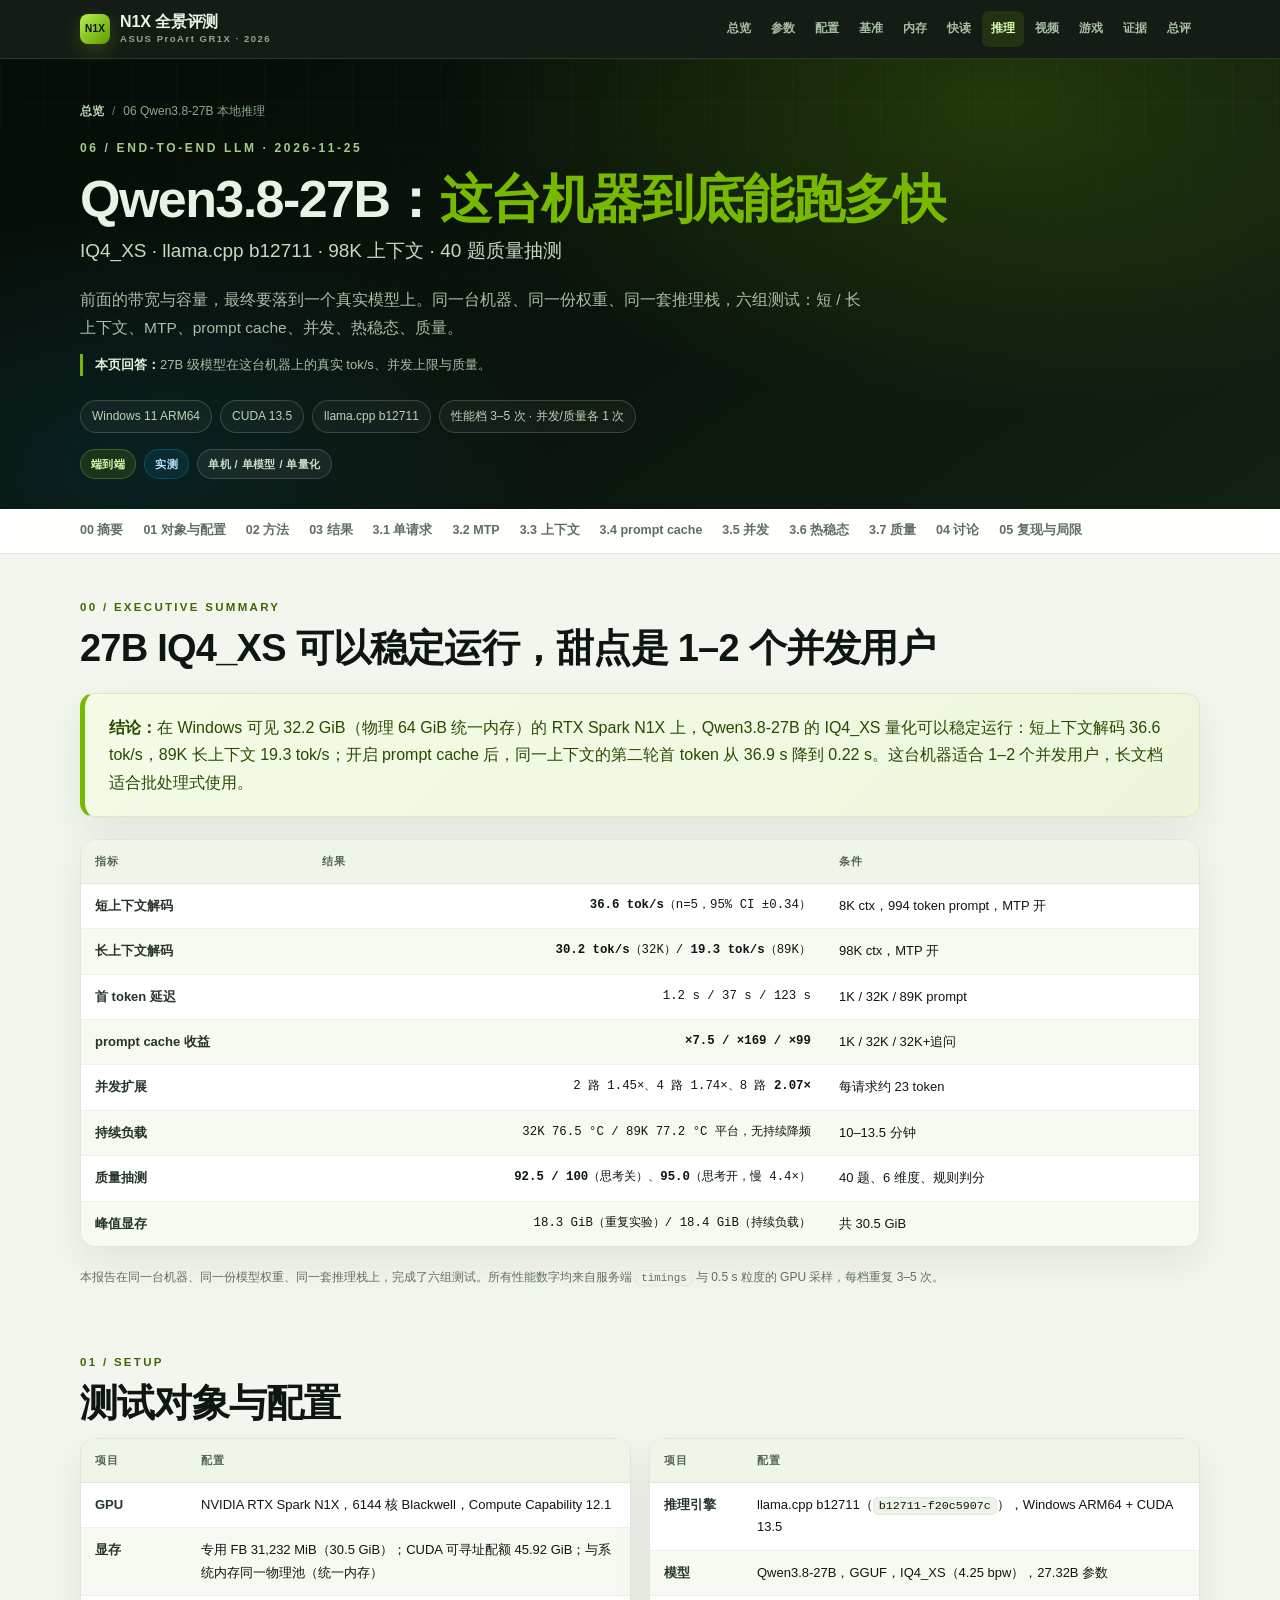
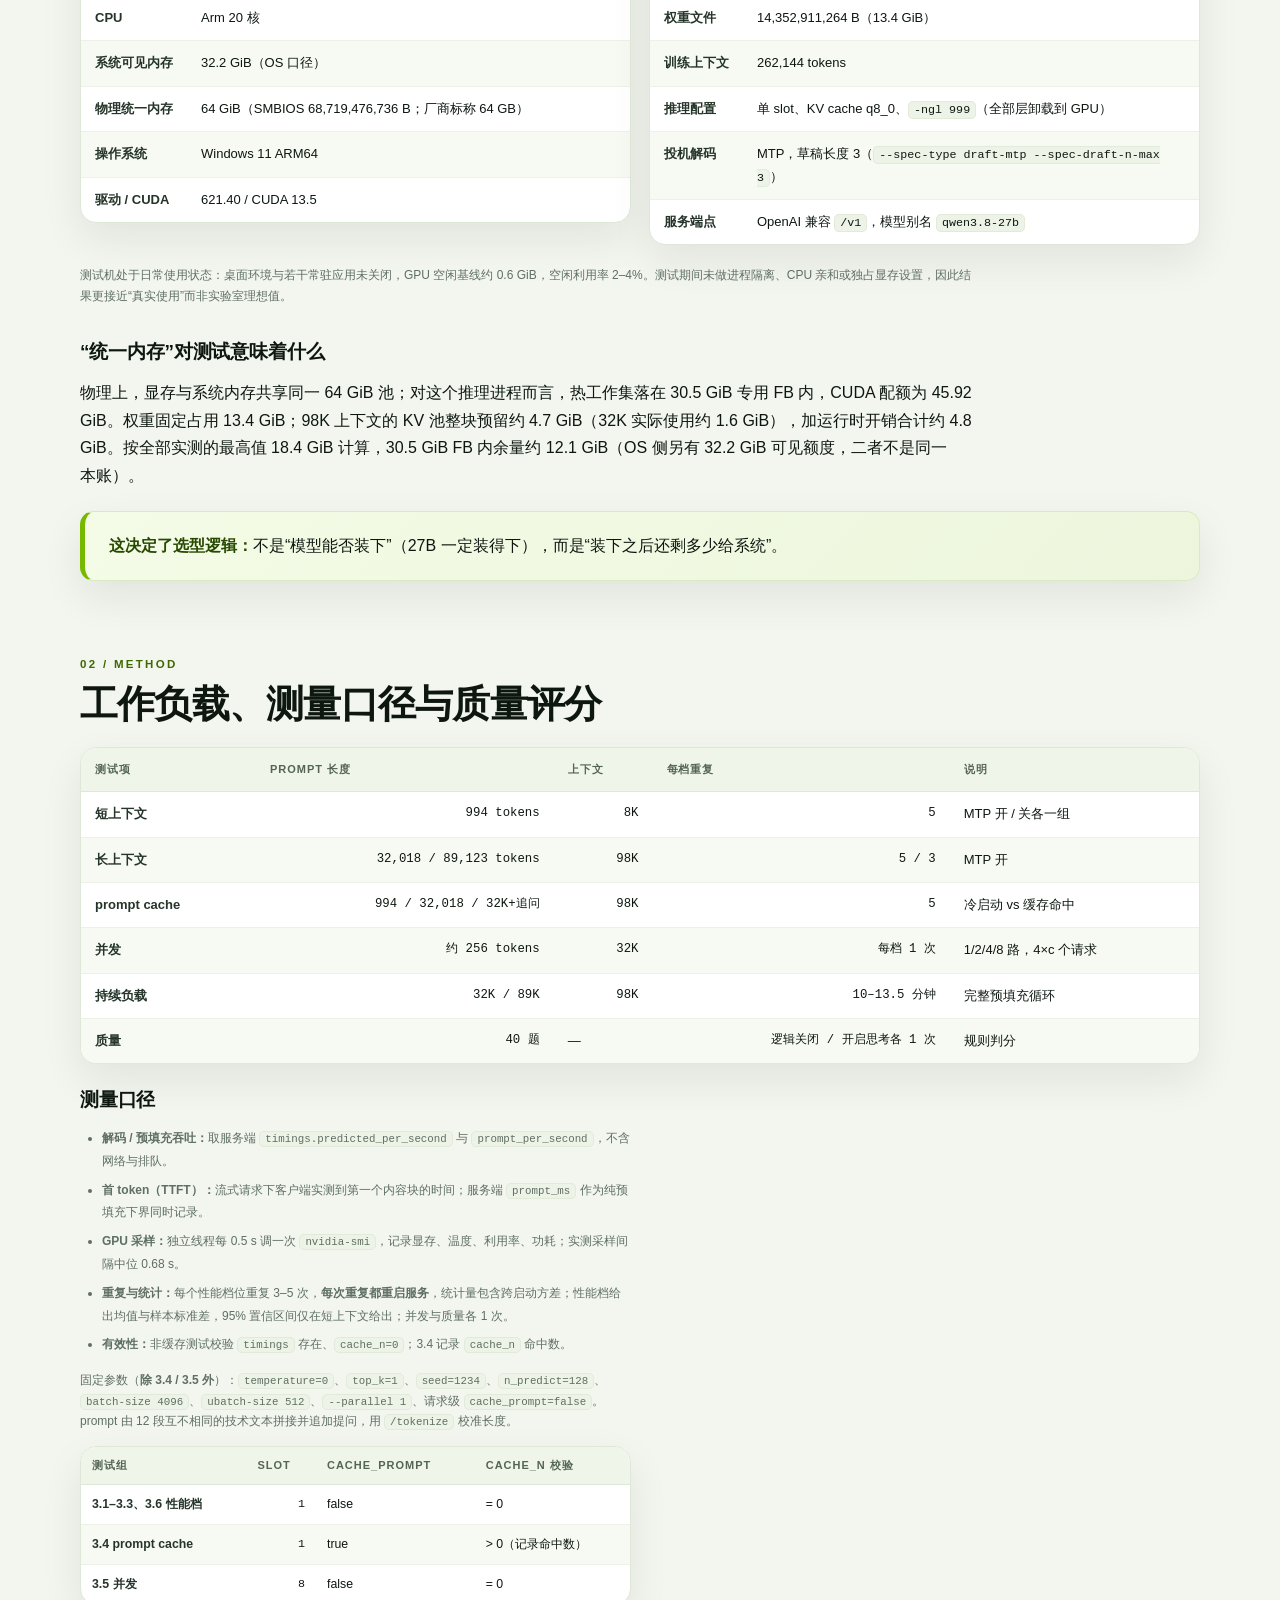
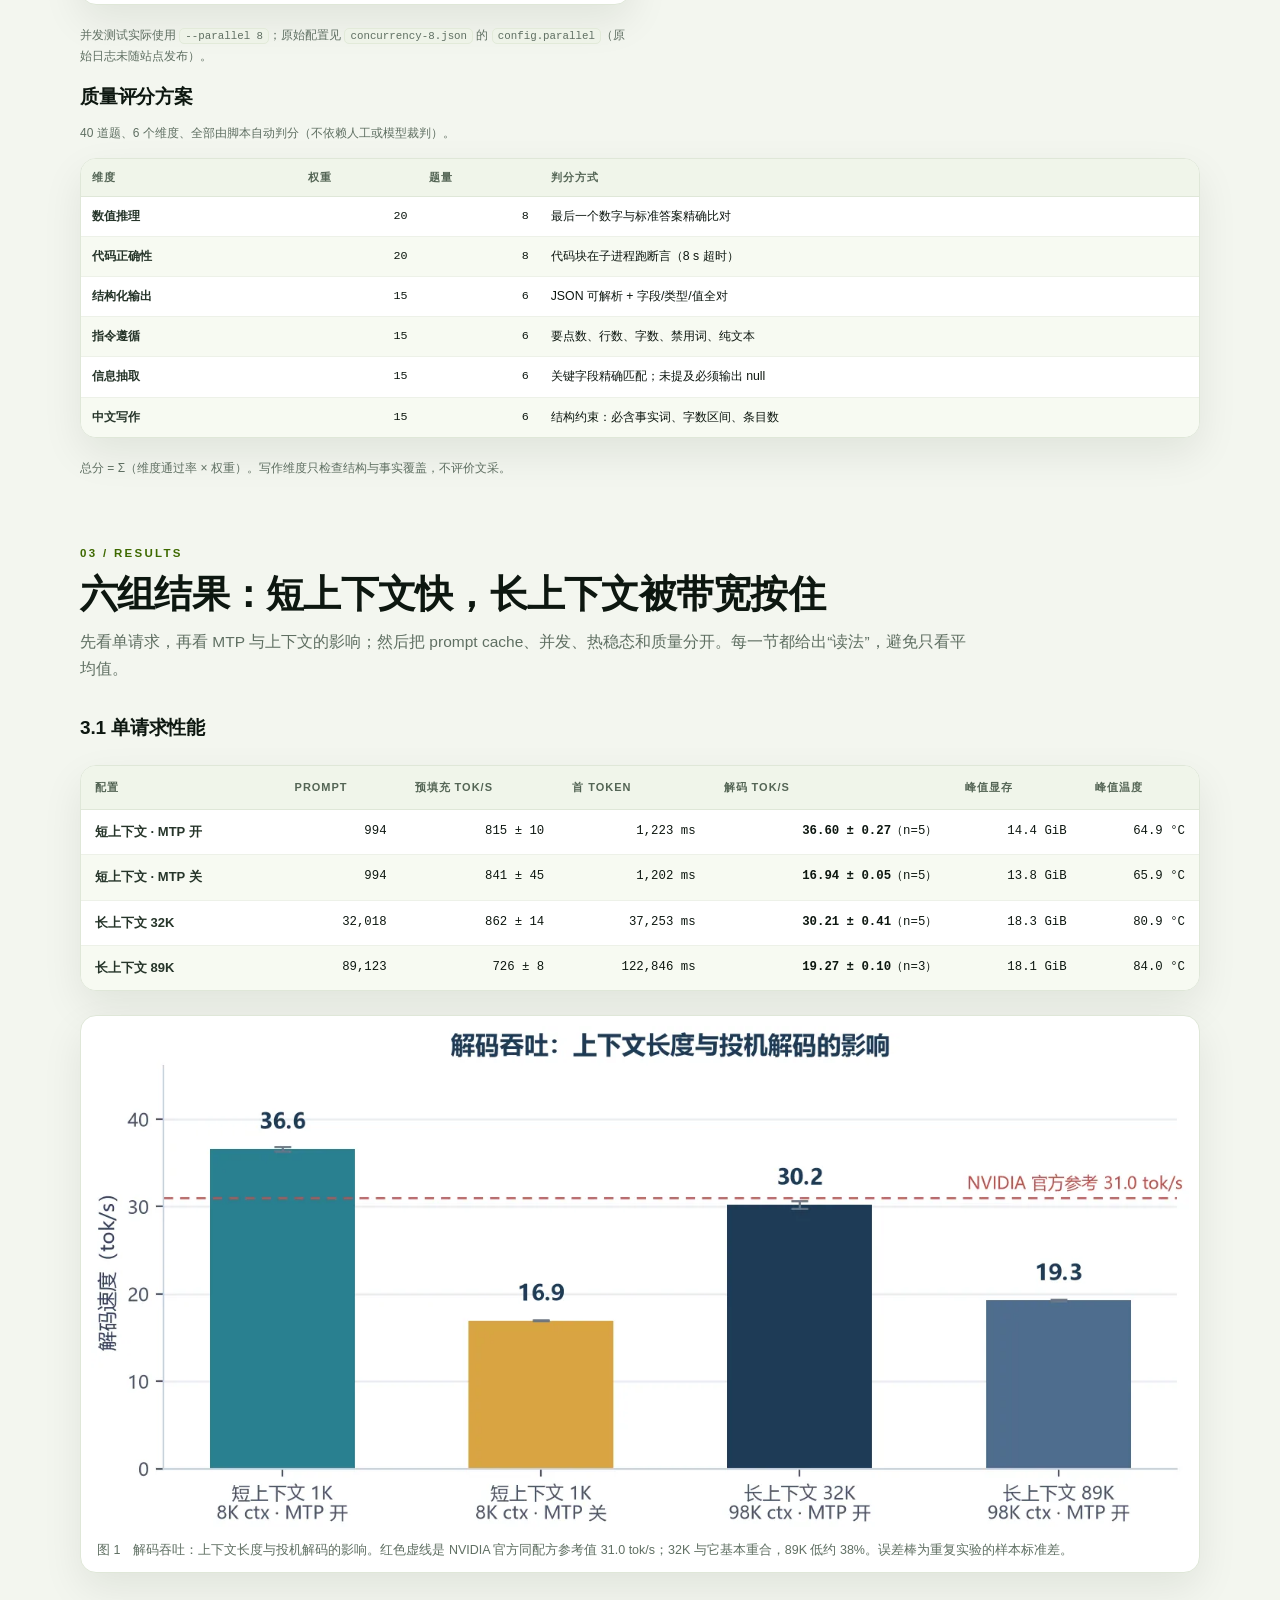
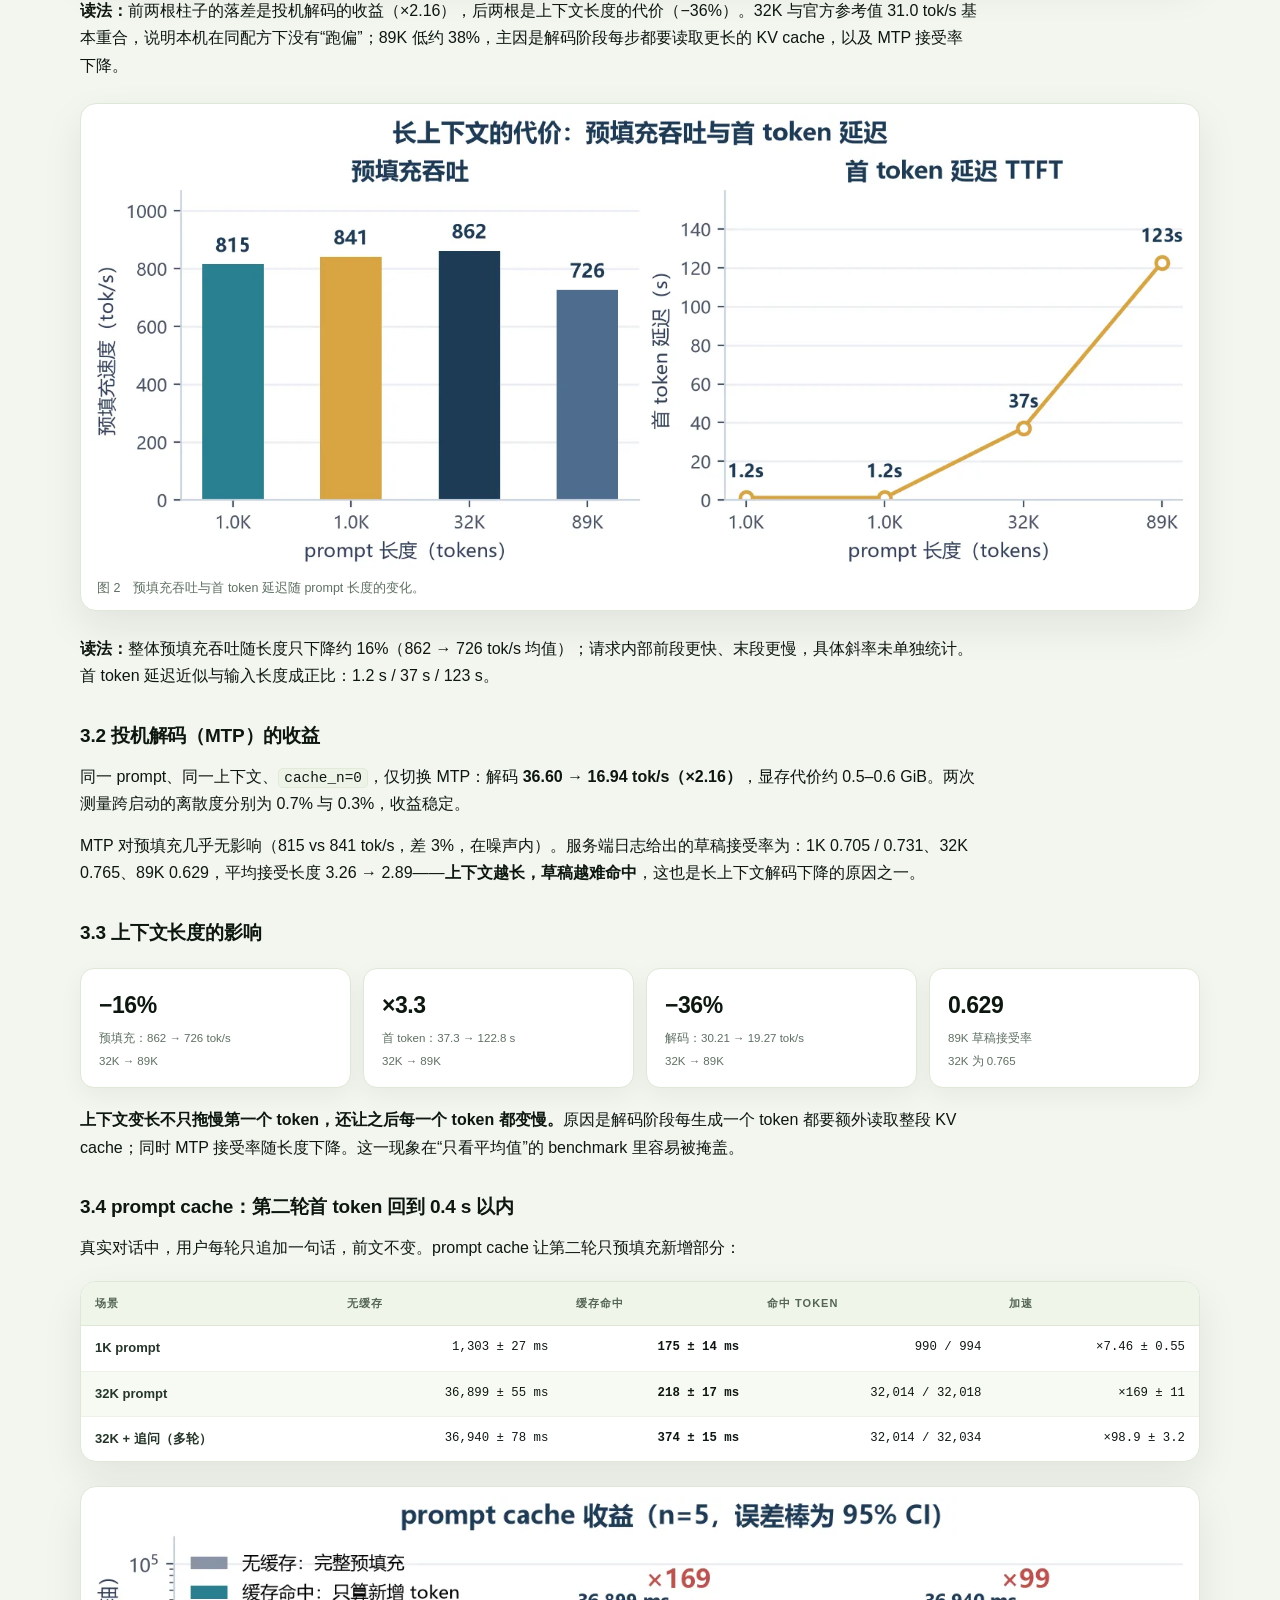
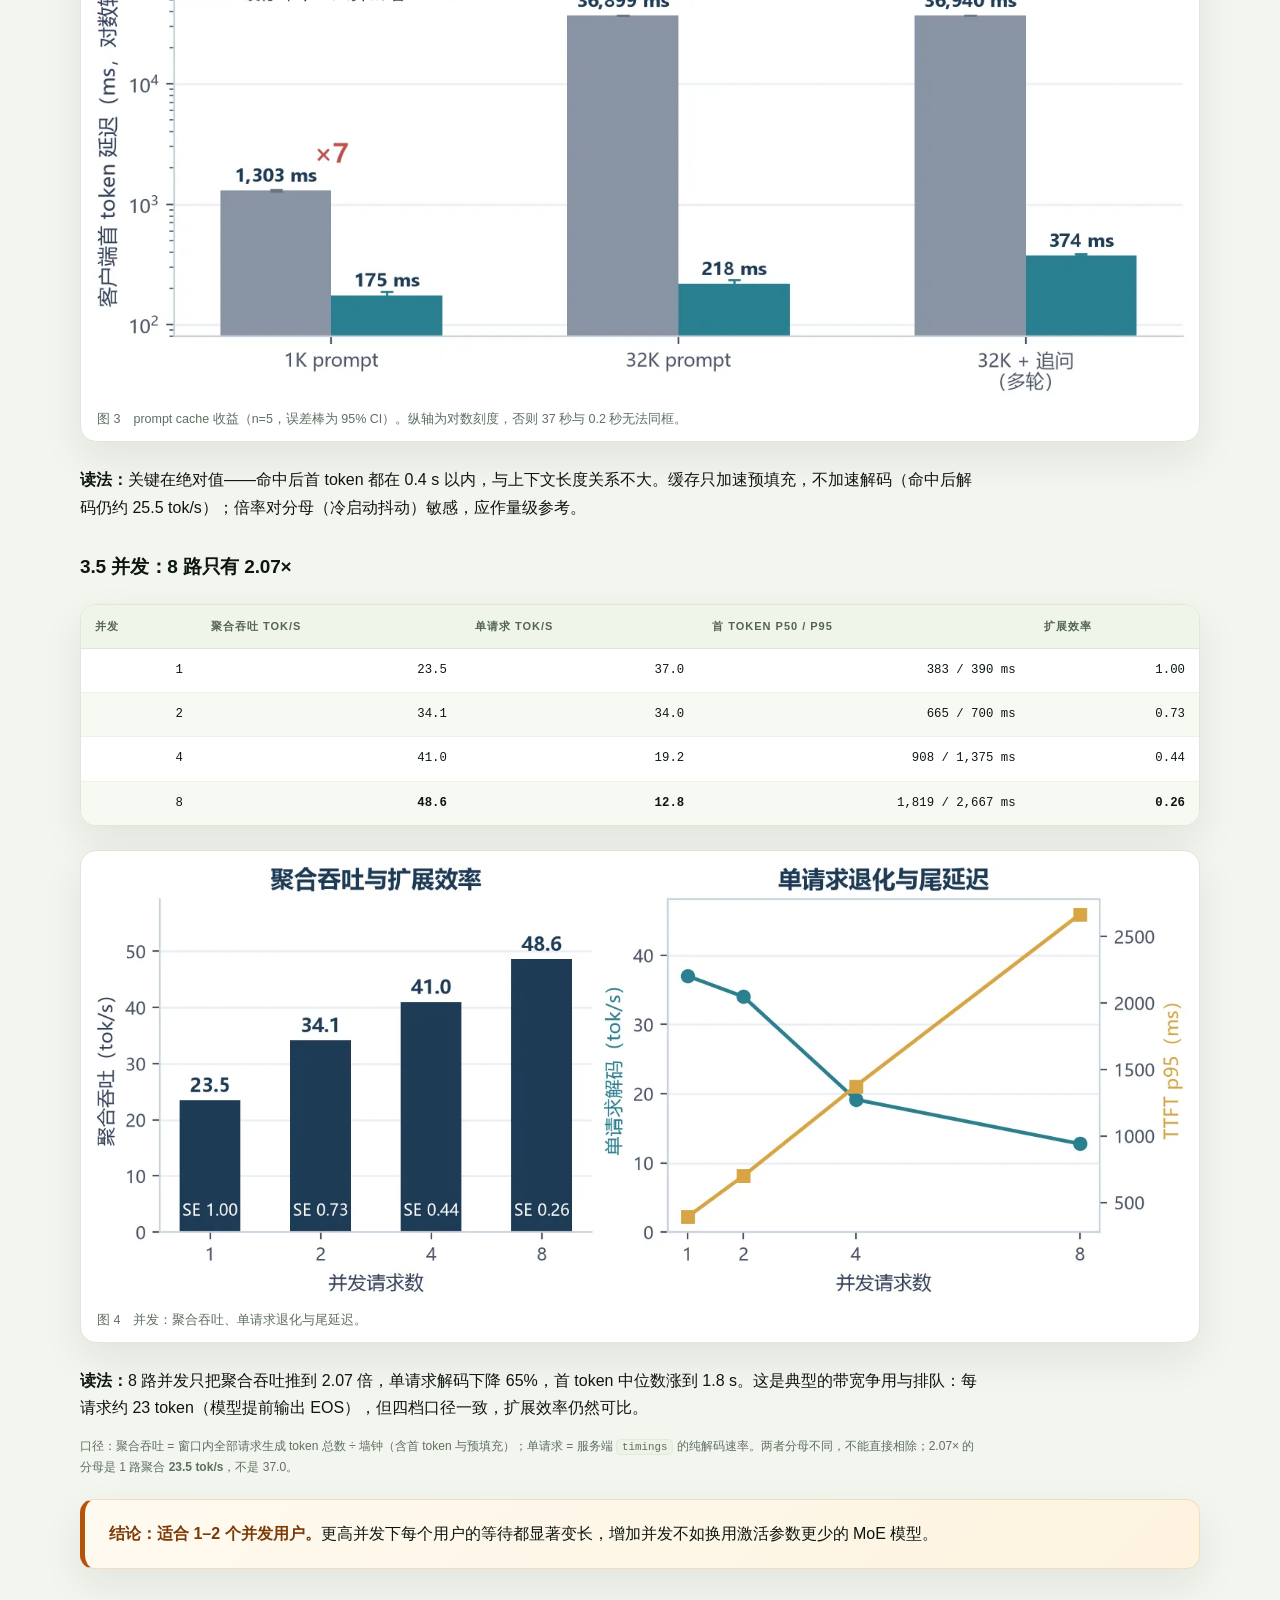
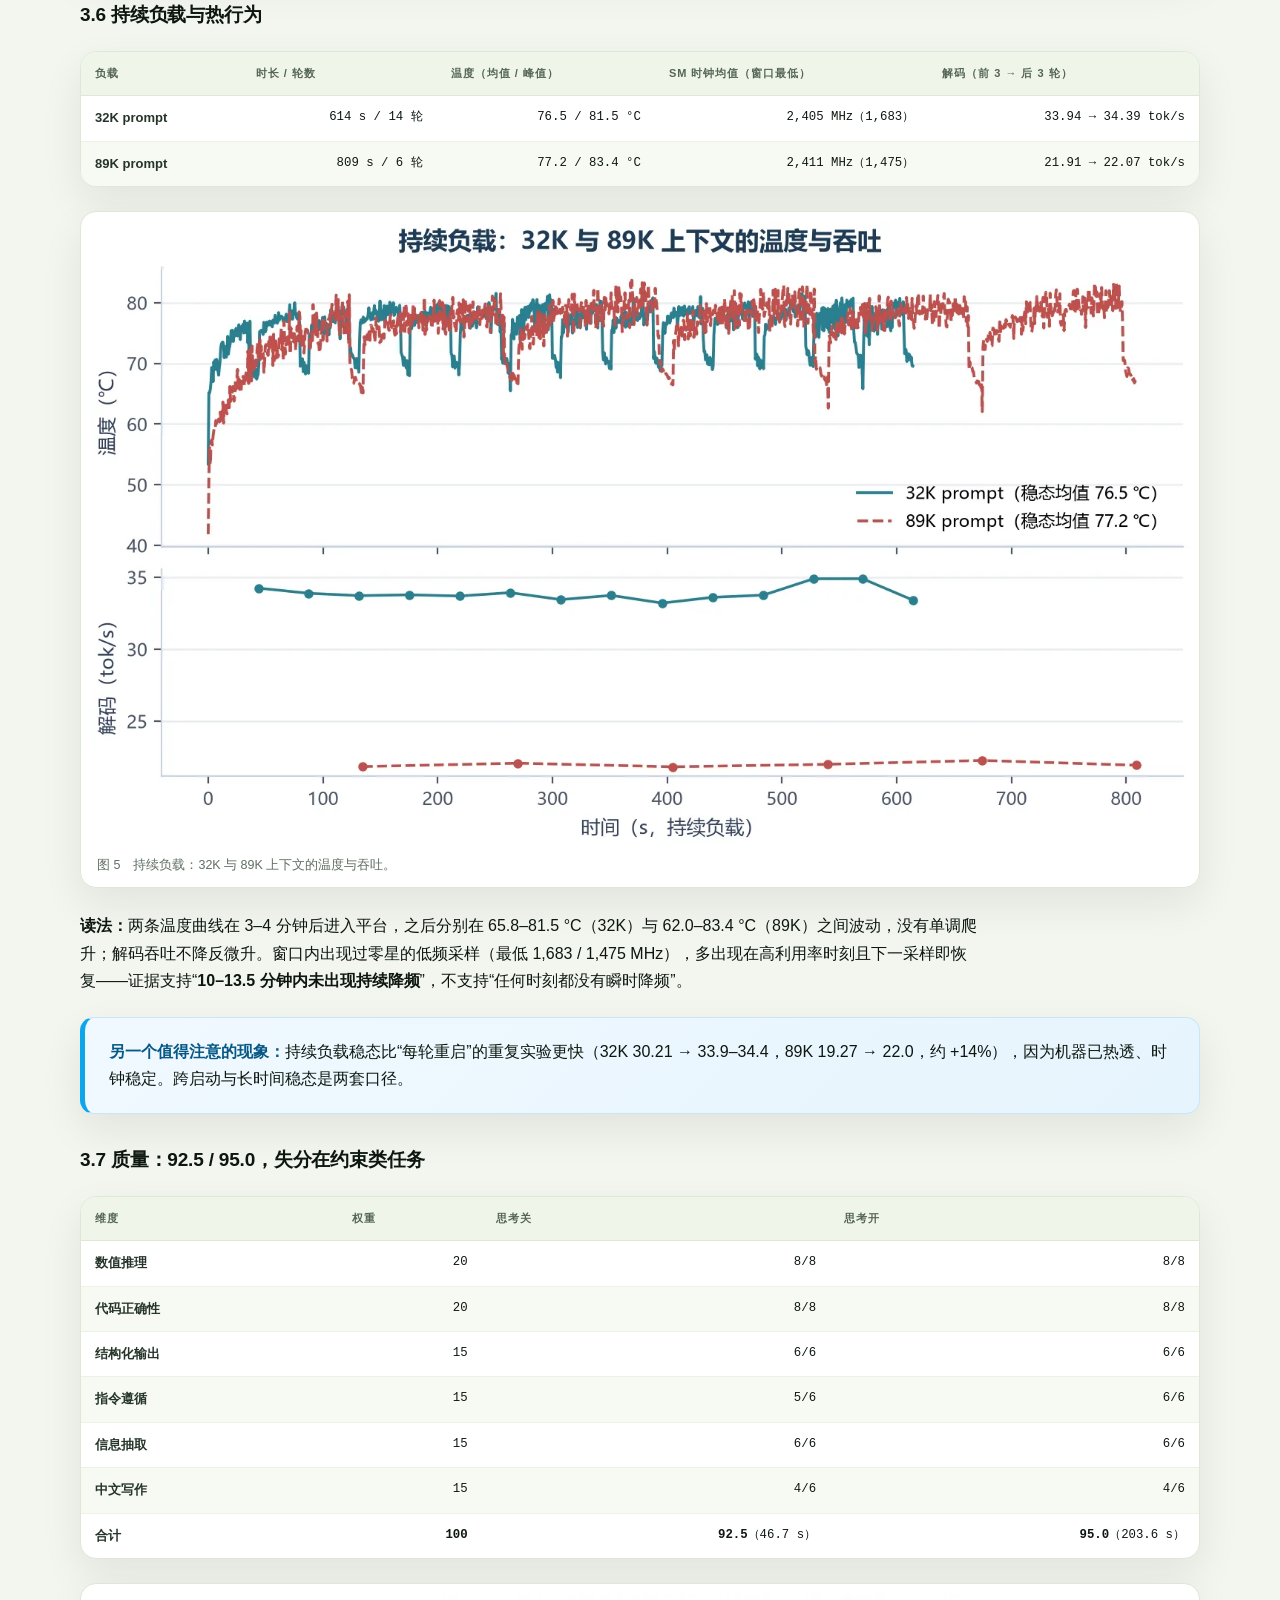
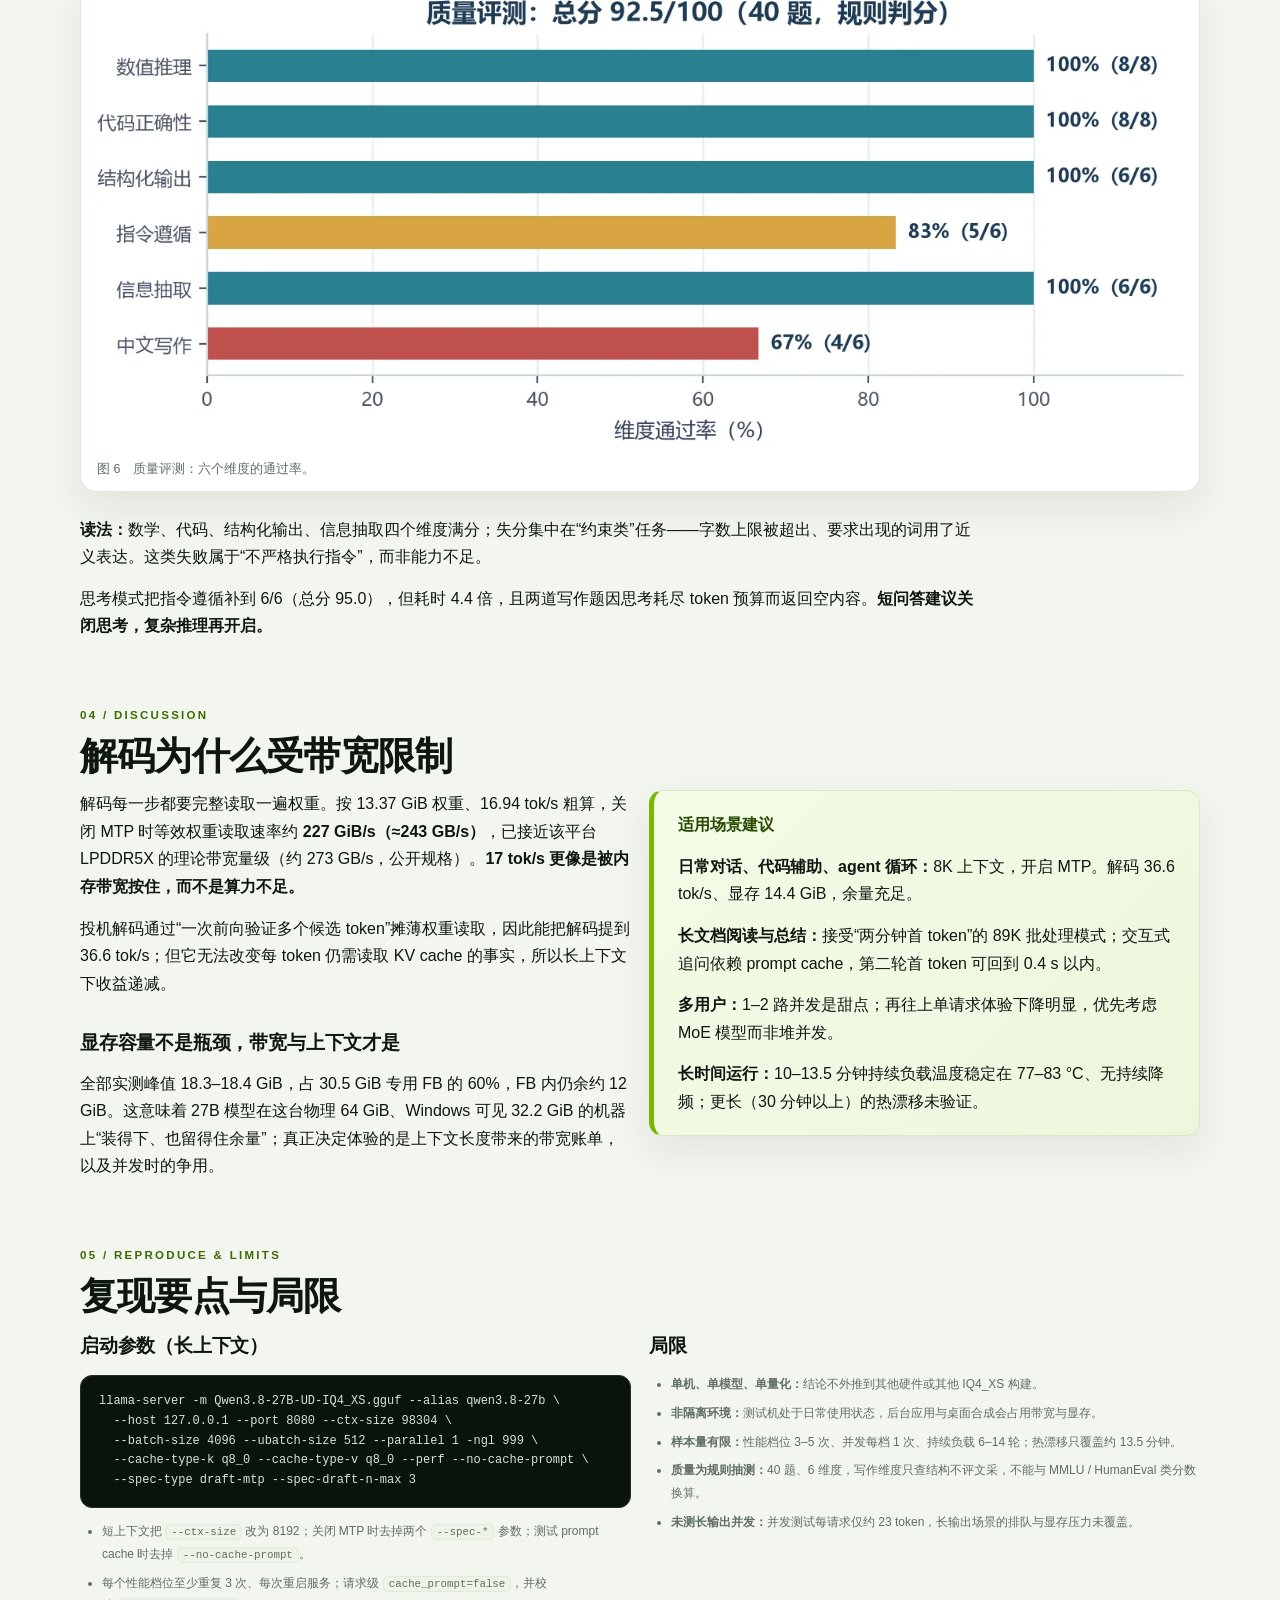
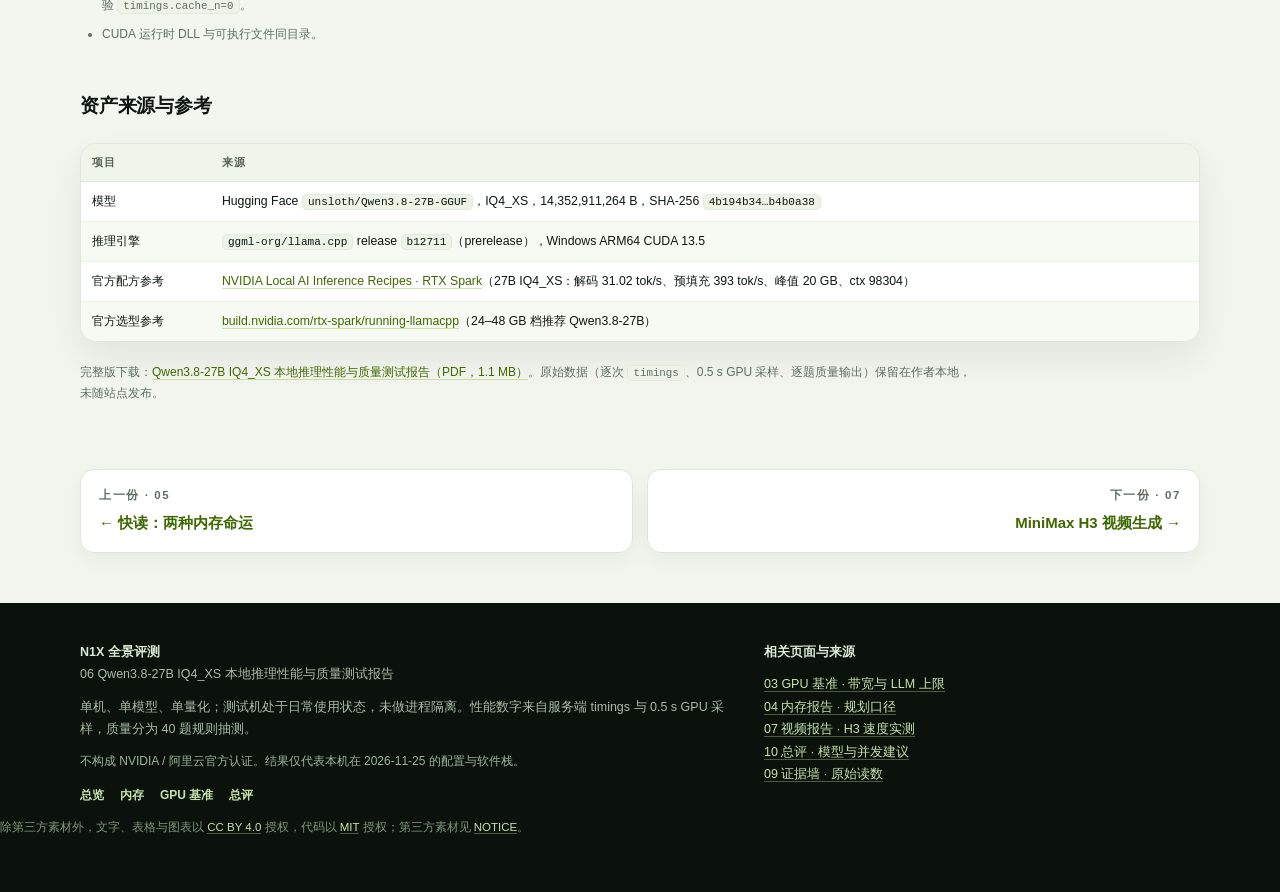
<file: qwen.html>
<!doctype html>
<html lang="zh-CN">
<head>
<meta charset="utf-8">
<meta http-equiv="Content-Security-Policy" content="default-src 'none'; script-src 'self'; style-src 'self' 'unsafe-inline'; img-src 'self' data:; font-src 'self'; connect-src 'none'; object-src 'none'; base-uri 'none'; form-action 'none'; frame-src 'none'">
<meta name="viewport" content="width=device-width,initial-scale=1">
<title>06 Qwen3.8-27B IQ4_XS 本地推理性能与质量 · N1X 全景评测</title>
<meta name="description" content="Qwen3.8-27B IQ4_XS 在 RTX Spark N1X 上的短/长上下文、MTP、prompt cache、并发、热稳态与 40 题质量实测。">
<link rel="stylesheet" href="assets/site.css">
<link rel="icon" href="assets/favicon.svg" type="image/svg+xml">
</head>
<body>
<a class="skip-link" href="#main">跳到正文</a>
<div class="progress-bar" aria-hidden="true"></div>

<header class="topbar">
  <div class="wrap">
    <a class="brand" href="index.html"><span class="mark">N1X</span><span>N1X 全景评测<small>ASUS ProArt GR1X · 2026</small></span></a>
    <button class="nav-toggle" type="button" aria-expanded="false" aria-controls="site-nav">目录</button>
    <nav class="nav" id="site-nav" aria-label="站点导航">
      <a href="index.html">总览</a>
      <a href="spec.html">参数</a>
      <a href="nvidia-app.html">配置</a>
      <a href="benchmark.html">基准</a>
      <a href="memory.html">内存</a>
      <a href="memory-story.html">快读</a>
      <a href="qwen.html" class="active">推理</a>
      <a href="h3.html">视频</a>
      <a href="wukong.html">游戏</a>
      <a href="evidence.html">证据</a>
      <a href="verdict.html">总评</a>
    </nav>
  </div>
</header>

<header class="hero compact">
  <div class="wrap">
    <div class="crumbs"><a href="index.html">总览</a><span class="sep">/</span><span>06 Qwen3.8-27B 本地推理</span></div>
    <div class="eyebrow">06 / End-to-end LLM · 2026-11-25</div>
    <h1>Qwen3.8-27B：<span>这台机器到底能跑多快</span></h1>
    <p class="sub">IQ4_XS · llama.cpp b12711 · 98K 上下文 · 40 题质量抽测</p>
    <p class="lede">前面的带宽与容量，最终要落到一个真实模型上。同一台机器、同一份权重、同一套推理栈，六组测试：短 / 长上下文、MTP、prompt cache、并发、热稳态、质量。</p>
    <p class="page-q"><b>本页回答：</b>27B 级模型在这台机器上的真实 tok/s、并发上限与质量。</p>
    <div class="meta">
      <span>Windows 11 ARM64</span><span>CUDA 13.5</span><span>llama.cpp b12711</span><span>性能档 3–5 次 · 并发/质量各 1 次</span>
    </div>
    <div class="roles"><span class="role-pill">端到端</span><span class="role-pill alt">实测</span><span class="role-pill gray">单机 / 单模型 / 单量化</span></div>
  </div>
</header>

<nav class="toc" aria-label="本页目录">
  <div class="wrap">
    <a href="#s-summary">00 摘要</a><a href="#s-config">01 对象与配置</a><a href="#s-method">02 方法</a>
    <a href="#results">03 结果</a><a href="#s-decode">3.1 单请求</a><a href="#s-mtp">3.2 MTP</a>
    <a href="#s-context">3.3 上下文</a><a href="#s-cache">3.4 prompt cache</a><a href="#s-concurrency">3.5 并发</a>
    <a href="#thermal">3.6 热稳态</a><a href="#s-quality">3.7 质量</a><a href="#discussion">04 讨论</a><a href="#s-limits">05 复现与局限</a>
  </div>
</nav>

<main class="wrap" id="main">

<section id="s-summary">
  <div class="kicker">00 / Executive summary</div>
  <h2>27B IQ4_XS 可以稳定运行，甜点是 1–2 个并发用户</h2>
  <div class="callout">
    <blockquote style="margin:0;border:0;padding:0;background:none;font-size:16px;color:#284a00"><p style="margin:0"><b>结论：</b>在 Windows 可见 32.2 GiB（物理 64 GiB 统一内存）的 RTX Spark N1X 上，Qwen3.8-27B 的 IQ4_XS 量化可以稳定运行：短上下文解码 36.6 tok/s，89K 长上下文 19.3 tok/s；开启 prompt cache 后，同一上下文的第二轮首 token 从 36.9 s 降到 0.22 s。这台机器适合 1–2 个并发用户，长文档适合批处理式使用。</p></blockquote>
  </div>
  <div class="table-wrap">
    <table>
      <thead><tr><th>指标</th><th>结果</th><th>条件</th></tr></thead>
      <tbody>
        <tr><td class="dim">短上下文解码</td><td class="num"><b>36.6 tok/s</b>（n=5，95% CI ±0.34）</td><td>8K ctx，994 token prompt，MTP 开</td></tr>
        <tr><td class="dim">长上下文解码</td><td class="num"><b>30.2 tok/s</b>（32K）/ <b>19.3 tok/s</b>（89K）</td><td>98K ctx，MTP 开</td></tr>
        <tr><td class="dim">首 token 延迟</td><td class="num">1.2 s / 37 s / 123 s</td><td>1K / 32K / 89K prompt</td></tr>
        <tr><td class="dim">prompt cache 收益</td><td class="num"><b>×7.5 / ×169 / ×99</b></td><td>1K / 32K / 32K+追问</td></tr>
        <tr><td class="dim">并发扩展</td><td class="num">2 路 1.45×、4 路 1.74×、8 路 <b>2.07×</b></td><td>每请求约 23 token</td></tr>
        <tr><td class="dim">持续负载</td><td class="num">32K 76.5 °C / 89K 77.2 °C 平台，无持续降频</td><td>10–13.5 分钟</td></tr>
        <tr><td class="dim">质量抽测</td><td class="num"><b>92.5 / 100</b>（思考关）、<b>95.0</b>（思考开，慢 4.4×）</td><td>40 题、6 维度、规则判分</td></tr>
        <tr><td class="dim">峰值显存</td><td class="num">18.3 GiB（重复实验）/ 18.4 GiB（持续负载）</td><td>共 30.5 GiB</td></tr>
      </tbody>
    </table>
  </div>
  <p class="small">本报告在同一台机器、同一份模型权重、同一套推理栈上，完成了六组测试。所有性能数字均来自服务端 <code>timings</code> 与 0.5 s 粒度的 GPU 采样，每档重复 3–5 次。</p>
</section>

<section id="s-config">
  <div class="kicker">01 / Setup</div>
  <h2>测试对象与配置</h2>
  <div class="grid-2">
    <div class="table-wrap" style="margin-top:0">
      <table>
        <thead><tr><th>项目</th><th>配置</th></tr></thead>
        <tbody>
          <tr><td class="dim">GPU</td><td>NVIDIA RTX Spark N1X，6144 核 Blackwell，Compute Capability 12.1</td></tr>
          <tr><td class="dim">显存</td><td>专用 FB 31,232 MiB（30.5 GiB）；CUDA 可寻址配额 45.92 GiB；与系统内存同一物理池（统一内存）</td></tr>
          <tr><td class="dim">CPU</td><td>Arm 20 核</td></tr>
          <tr><td class="dim">系统可见内存</td><td>32.2 GiB（OS 口径）</td></tr>
          <tr><td class="dim">物理统一内存</td><td>64 GiB（SMBIOS 68,719,476,736 B；厂商标称 64 GB）</td></tr>
          <tr><td class="dim">操作系统</td><td>Windows 11 ARM64</td></tr>
          <tr><td class="dim">驱动 / CUDA</td><td>621.40 / CUDA 13.5</td></tr>
        </tbody>
      </table>
    </div>
    <div class="table-wrap" style="margin-top:0">
      <table>
        <thead><tr><th>项目</th><th>配置</th></tr></thead>
        <tbody>
          <tr><td class="dim">推理引擎</td><td>llama.cpp b12711（<code>b12711-f20c5907c</code>），Windows ARM64 + CUDA 13.5</td></tr>
          <tr><td class="dim">模型</td><td>Qwen3.8-27B，GGUF，IQ4_XS（4.25 bpw），27.32B 参数</td></tr>
          <tr><td class="dim">权重文件</td><td>14,352,911,264 B（13.4 GiB）</td></tr>
          <tr><td class="dim">训练上下文</td><td>262,144 tokens</td></tr>
          <tr><td class="dim">推理配置</td><td>单 slot、KV cache q8_0、<code>-ngl 999</code>（全部层卸载到 GPU）</td></tr>
          <tr><td class="dim">投机解码</td><td>MTP，草稿长度 3（<code>--spec-type draft-mtp --spec-draft-n-max 3</code>）</td></tr>
          <tr><td class="dim">服务端点</td><td>OpenAI 兼容 <code>/v1</code>，模型别名 <code>qwen3.8-27b</code></td></tr>
        </tbody>
      </table>
    </div>
  </div>
  <p class="small">测试机处于日常使用状态：桌面环境与若干常驻应用未关闭，GPU 空闲基线约 0.6 GiB，空闲利用率 2–4%。测试期间未做进程隔离、CPU 亲和或独占显存设置，因此结果更接近“真实使用”而非实验室理想值。</p>

  <h3>“统一内存”对测试意味着什么</h3>
  <p>物理上，显存与系统内存共享同一 64 GiB 池；对这个推理进程而言，热工作集落在 30.5 GiB 专用 FB 内，CUDA 配额为 45.92 GiB。权重固定占用 13.4 GiB；98K 上下文的 KV 池整块预留约 4.7 GiB（32K 实际使用约 1.6 GiB），加运行时开销合计约 4.8 GiB。按全部实测的最高值 18.4 GiB 计算，30.5 GiB FB 内余量约 12.1 GiB（OS 侧另有 32.2 GiB 可见额度，二者不是同一本账）。</p>
  <div class="callout">
    <p><strong>这决定了选型逻辑：</strong>不是“模型能否装下”（27B 一定装得下），而是“装下之后还剩多少给系统”。</p>
  </div>
</section>

<section id="s-method">
  <div class="kicker">02 / Method</div>
  <h2>工作负载、测量口径与质量评分</h2>
  <div class="table-wrap">
    <table>
      <thead><tr><th>测试项</th><th>prompt 长度</th><th>上下文</th><th>每档重复</th><th>说明</th></tr></thead>
      <tbody>
        <tr><td class="dim">短上下文</td><td class="num">994 tokens</td><td class="num">8K</td><td class="num">5</td><td>MTP 开 / 关各一组</td></tr>
        <tr><td class="dim">长上下文</td><td class="num">32,018 / 89,123 tokens</td><td class="num">98K</td><td class="num">5 / 3</td><td>MTP 开</td></tr>
        <tr><td class="dim">prompt cache</td><td class="num">994 / 32,018 / 32K+追问</td><td class="num">98K</td><td class="num">5</td><td>冷启动 vs 缓存命中</td></tr>
        <tr><td class="dim">并发</td><td class="num">约 256 tokens</td><td class="num">32K</td><td class="num">每档 1 次</td><td>1/2/4/8 路，4×c 个请求</td></tr>
        <tr><td class="dim">持续负载</td><td class="num">32K / 89K</td><td class="num">98K</td><td class="num">10–13.5 分钟</td><td>完整预填充循环</td></tr>
        <tr><td class="dim">质量</td><td class="num">40 题</td><td>—</td><td class="num">逻辑关闭 / 开启思考各 1 次</td><td>规则判分</td></tr>
      </tbody>
    </table>
  </div>
  <div class="grid-2">
    <div>
      <h3 style="margin-top:0">测量口径</h3>
      <ul class="small" style="line-height:1.9">
        <li><b>解码 / 预填充吞吐：</b>取服务端 <code>timings.predicted_per_second</code> 与 <code>prompt_per_second</code>，不含网络与排队。</li>
        <li><b>首 token（TTFT）：</b>流式请求下客户端实测到第一个内容块的时间；服务端 <code>prompt_ms</code> 作为纯预填充下界同时记录。</li>
        <li><b>GPU 采样：</b>独立线程每 0.5 s 调一次 <code>nvidia-smi</code>，记录显存、温度、利用率、功耗；实测采样间隔中位 0.68 s。</li>
        <li><b>重复与统计：</b>每个性能档位重复 3–5 次，<b>每次重复都重启服务</b>，统计量包含跨启动方差；性能档给出均值与样本标准差，95% 置信区间仅在短上下文给出；并发与质量各 1 次。</li>
        <li><b>有效性：</b>非缓存测试校验 <code>timings</code> 存在、<code>cache_n=0</code>；3.4 记录 <code>cache_n</code> 命中数。</li>
      </ul>
      <p class="small">固定参数（<b>除 3.4 / 3.5 外</b>）：<code>temperature=0</code>、<code>top_k=1</code>、<code>seed=1234</code>、<code>n_predict=128</code>、<code>batch-size 4096</code>、<code>ubatch-size 512</code>、<code>--parallel 1</code>、请求级 <code>cache_prompt=false</code>。prompt 由 12 段互不相同的技术文本拼接并追加提问，用 <code>/tokenize</code> 校准长度。</p>
      <div class="table-wrap compact" style="margin-top:10px">
        <table><thead><tr><th>测试组</th><th>slot</th><th>cache_prompt</th><th>cache_n 校验</th></tr></thead>
        <tbody>
          <tr><td class="dim">3.1–3.3、3.6 性能档</td><td class="num">1</td><td>false</td><td>= 0</td></tr>
          <tr><td class="dim">3.4 prompt cache</td><td class="num">1</td><td>true</td><td>&gt; 0（记录命中数）</td></tr>
          <tr><td class="dim">3.5 并发</td><td class="num">8</td><td>false</td><td>= 0</td></tr>
        </tbody></table>
      </div>
      <p class="small">并发测试实际使用 <code>--parallel 8</code>；原始配置见 <code>concurrency-8.json</code> 的 <code>config.parallel</code>（原始日志未随站点发布）。</p>
        </tbody></table>
      </div>
    </div>
    <div>
      <h3 style="margin-top:0">质量评分方案</h3>
      <p class="small">40 道题、6 个维度、全部由脚本自动判分（不依赖人工或模型裁判）。</p>
      <div class="table-wrap compact" style="margin-top:0">
        <table>
          <thead><tr><th>维度</th><th>权重</th><th>题量</th><th>判分方式</th></tr></thead>
          <tbody>
            <tr><td class="dim">数值推理</td><td class="num">20</td><td class="num">8</td><td>最后一个数字与标准答案精确比对</td></tr>
            <tr><td class="dim">代码正确性</td><td class="num">20</td><td class="num">8</td><td>代码块在子进程跑断言（8 s 超时）</td></tr>
            <tr><td class="dim">结构化输出</td><td class="num">15</td><td class="num">6</td><td>JSON 可解析 + 字段/类型/值全对</td></tr>
            <tr><td class="dim">指令遵循</td><td class="num">15</td><td class="num">6</td><td>要点数、行数、字数、禁用词、纯文本</td></tr>
            <tr><td class="dim">信息抽取</td><td class="num">15</td><td class="num">6</td><td>关键字段精确匹配；未提及必须输出 null</td></tr>
            <tr><td class="dim">中文写作</td><td class="num">15</td><td class="num">6</td><td>结构约束：必含事实词、字数区间、条目数</td></tr>
          </tbody>
        </table>
      </div>
      <p class="small">总分 = Σ（维度通过率 × 权重）。写作维度只检查结构与事实覆盖，不评价文采。</p>
    </div>
  </div>
</section>

<section id="results">
  <div class="kicker">03 / Results</div>
  <h2>六组结果：短上下文快，长上下文被带宽按住</h2>
  <p class="lead">先看单请求，再看 MTP 与上下文的影响；然后把 prompt cache、并发、热稳态和质量分开。每一节都给出“读法”，避免只看平均值。</p>

  <h3 id="s-decode" style="scroll-margin-top:120px">3.1 单请求性能</h3>
  <div class="table-wrap">
    <table>
      <thead><tr><th>配置</th><th>prompt</th><th>预填充 tok/s</th><th>首 token</th><th>解码 tok/s</th><th>峰值显存</th><th>峰值温度</th></tr></thead>
      <tbody>
        <tr><td class="dim">短上下文 · MTP 开</td><td class="num">994</td><td class="num">815 ± 10</td><td class="num">1,223 ms</td><td class="num"><b>36.60 ± 0.27</b>（n=5）</td><td class="num">14.4 GiB</td><td class="num">64.9 °C</td></tr>
        <tr><td class="dim">短上下文 · MTP 关</td><td class="num">994</td><td class="num">841 ± 45</td><td class="num">1,202 ms</td><td class="num"><b>16.94 ± 0.05</b>（n=5）</td><td class="num">13.8 GiB</td><td class="num">65.9 °C</td></tr>
        <tr><td class="dim">长上下文 32K</td><td class="num">32,018</td><td class="num">862 ± 14</td><td class="num">37,253 ms</td><td class="num"><b>30.21 ± 0.41</b>（n=5）</td><td class="num">18.3 GiB</td><td class="num">80.9 °C</td></tr>
        <tr><td class="dim">长上下文 89K</td><td class="num">89,123</td><td class="num">726 ± 8</td><td class="num">122,846 ms</td><td class="num"><b>19.27 ± 0.10</b>（n=3）</td><td class="num">18.1 GiB</td><td class="num">84.0 °C</td></tr>
      </tbody>
    </table>
  </div>
  <figure>
    <img src="assets/img/qwen/fig-decode.webp" alt="Qwen3.8-27B 解码吞吐对比图" width="1440" height="660" loading="lazy" decoding="async">
    <figcaption>图 1　解码吞吐：上下文长度与投机解码的影响。红色虚线是 NVIDIA 官方同配方参考值 31.0 tok/s；32K 与它基本重合，89K 低约 38%。误差棒为重复实验的样本标准差。</figcaption>
  </figure>
  <p><b>读法：</b>前两根柱子的落差是投机解码的收益（×2.16），后两根是上下文长度的代价（−36%）。32K 与官方参考值 31.0 tok/s 基本重合，说明本机在同配方下没有“跑偏”；89K 低约 38%，主因是解码阶段每步都要读取更长的 KV cache，以及 MTP 接受率下降。</p>
  <figure>
    <img src="assets/img/qwen/fig-prefill.webp" alt="预填充吞吐与首 token 延迟图" width="1500" height="620" loading="lazy" decoding="async">
    <figcaption>图 2　预填充吞吐与首 token 延迟随 prompt 长度的变化。</figcaption>
  </figure>
  <p><b>读法：</b>整体预填充吞吐随长度只下降约 16%（862 → 726 tok/s 均值）；请求内部前段更快、末段更慢，具体斜率未单独统计。首 token 延迟近似与输入长度成正比：1.2 s / 37 s / 123 s。</p>

  <h3 id="s-mtp" style="scroll-margin-top:120px">3.2 投机解码（MTP）的收益</h3>
  <p>同一 prompt、同一上下文、<code>cache_n=0</code>，仅切换 MTP：解码 <b>36.60 → 16.94 tok/s（×2.16）</b>，显存代价约 0.5–0.6 GiB。两次测量跨启动的离散度分别为 0.7% 与 0.3%，收益稳定。</p>
  <p>MTP 对预填充几乎无影响（815 vs 841 tok/s，差 3%，在噪声内）。服务端日志给出的草稿接受率为：1K 0.705 / 0.731、32K 0.765、89K 0.629，平均接受长度 3.26 → 2.89——<b>上下文越长，草稿越难命中</b>，这也是长上下文解码下降的原因之一。</p>

  <h3 id="s-context" style="scroll-margin-top:120px">3.3 上下文长度的影响</h3>
  <div class="cards">
    <div class="card"><b>−16%</b><span>预填充：862 → 726 tok/s</span><span class="tool">32K → 89K</span></div>
    <div class="card"><b>×3.3</b><span>首 token：37.3 → 122.8 s</span><span class="tool">32K → 89K</span></div>
    <div class="card"><b>−36%</b><span>解码：30.21 → 19.27 tok/s</span><span class="tool">32K → 89K</span></div>
    <div class="card"><b>0.629</b><span>89K 草稿接受率</span><span class="tool">32K 为 0.765</span></div>
  </div>
  <p><b>上下文变长不只拖慢第一个 token，还让之后每一个 token 都变慢。</b>原因是解码阶段每生成一个 token 都要额外读取整段 KV cache；同时 MTP 接受率随长度下降。这一现象在“只看平均值”的 benchmark 里容易被掩盖。</p>

  <h3 id="s-cache" style="scroll-margin-top:120px">3.4 prompt cache：第二轮首 token 回到 0.4 s 以内</h3>
  <p>真实对话中，用户每轮只追加一句话，前文不变。prompt cache 让第二轮只预填充新增部分：</p>
  <div class="table-wrap">
    <table>
      <thead><tr><th>场景</th><th>无缓存</th><th>缓存命中</th><th>命中 token</th><th>加速</th></tr></thead>
      <tbody>
        <tr><td class="dim">1K prompt</td><td class="num">1,303 ± 27 ms</td><td class="num"><b>175 ± 14 ms</b></td><td class="num">990 / 994</td><td class="num">×7.46 ± 0.55</td></tr>
        <tr><td class="dim">32K prompt</td><td class="num">36,899 ± 55 ms</td><td class="num"><b>218 ± 17 ms</b></td><td class="num">32,014 / 32,018</td><td class="num">×169 ± 11</td></tr>
        <tr><td class="dim">32K + 追问（多轮）</td><td class="num">36,940 ± 78 ms</td><td class="num"><b>374 ± 15 ms</b></td><td class="num">32,014 / 32,034</td><td class="num">×98.9 ± 3.2</td></tr>
      </tbody>
    </table>
  </div>
  <figure>
    <img src="assets/img/qwen/fig-cache.webp" alt="prompt cache 收益对数柱状图" width="1400" height="640" loading="lazy" decoding="async">
    <figcaption>图 3　prompt cache 收益（n=5，误差棒为 95% CI）。纵轴为对数刻度，否则 37 秒与 0.2 秒无法同框。</figcaption>
  </figure>
  <p><b>读法：</b>关键在绝对值——命中后首 token 都在 0.4 s 以内，与上下文长度关系不大。缓存只加速预填充，不加速解码（命中后解码仍约 25.5 tok/s）；倍率对分母（冷启动抖动）敏感，应作量级参考。</p>

  <h3 id="s-concurrency" style="scroll-margin-top:120px">3.5 并发：8 路只有 2.07×</h3>
  <div class="table-wrap">
    <table>
      <thead><tr><th>并发</th><th>聚合吞吐 tok/s</th><th>单请求 tok/s</th><th>首 token p50 / p95</th><th>扩展效率</th></tr></thead>
      <tbody>
        <tr><td class="num">1</td><td class="num">23.5</td><td class="num">37.0</td><td class="num">383 / 390 ms</td><td class="num">1.00</td></tr>
        <tr><td class="num">2</td><td class="num">34.1</td><td class="num">34.0</td><td class="num">665 / 700 ms</td><td class="num">0.73</td></tr>
        <tr><td class="num">4</td><td class="num">41.0</td><td class="num">19.2</td><td class="num">908 / 1,375 ms</td><td class="num">0.44</td></tr>
        <tr><td class="num">8</td><td class="num"><b>48.6</b></td><td class="num"><b>12.8</b></td><td class="num">1,819 / 2,667 ms</td><td class="num"><b>0.26</b></td></tr>
      </tbody>
    </table>
  </div>
  <figure>
    <img src="assets/img/qwen/fig-concurrency.webp" alt="并发聚合吞吐与单请求退化图" width="1500" height="600" loading="lazy" decoding="async">
    <figcaption>图 4　并发：聚合吞吐、单请求退化与尾延迟。</figcaption>
  </figure>
  <p><b>读法：</b>8 路并发只把聚合吞吐推到 2.07 倍，单请求解码下降 65%，首 token 中位数涨到 1.8 s。这是典型的带宽争用与排队：每请求约 23 token（模型提前输出 EOS），但四档口径一致，扩展效率仍然可比。</p>
  <p class="small">口径：聚合吞吐 = 窗口内全部请求生成 token 总数 ÷ 墙钟（含首 token 与预填充）；单请求 = 服务端 <code>timings</code> 的纯解码速率。两者分母不同，不能直接相除；2.07× 的分母是 1 路聚合 <b>23.5 tok/s</b>，不是 37.0。</p>
  <div class="callout amber">
    <p><strong>结论：适合 1–2 个并发用户。</strong>更高并发下每个用户的等待都显著变长，增加并发不如换用激活参数更少的 MoE 模型。</p>
  </div>

  <h3 id="thermal" style="scroll-margin-top:120px">3.6 持续负载与热行为</h3>
  <div class="table-wrap">
    <table>
      <thead><tr><th>负载</th><th>时长 / 轮数</th><th>温度（均值 / 峰值）</th><th>SM 时钟均值（窗口最低）</th><th>解码（前 3 → 后 3 轮）</th></tr></thead>
      <tbody>
        <tr><td class="dim">32K prompt</td><td class="num">614 s / 14 轮</td><td class="num">76.5 / 81.5 °C</td><td class="num">2,405 MHz（1,683）</td><td class="num">33.94 → 34.39 tok/s</td></tr>
        <tr><td class="dim">89K prompt</td><td class="num">809 s / 6 轮</td><td class="num">77.2 / 83.4 °C</td><td class="num">2,411 MHz（1,475）</td><td class="num">21.91 → 22.07 tok/s</td></tr>
      </tbody>
    </table>
  </div>
  <figure>
    <img src="assets/img/qwen/fig-thermal.webp" alt="持续负载温度与吞吐曲线" width="1480" height="840" loading="lazy" decoding="async">
    <figcaption>图 5　持续负载：32K 与 89K 上下文的温度与吞吐。</figcaption>
  </figure>
  <p><b>读法：</b>两条温度曲线在 3–4 分钟后进入平台，之后分别在 65.8–81.5 °C（32K）与 62.0–83.4 °C（89K）之间波动，没有单调爬升；解码吞吐不降反微升。窗口内出现过零星的低频采样（最低 1,683 / 1,475 MHz），多出现在高利用率时刻且下一采样即恢复——证据支持“<b>10–13.5 分钟内未出现持续降频</b>”，不支持“任何时刻都没有瞬时降频”。</p>
  <div class="callout blue">
    <p><strong>另一个值得注意的现象：</strong>持续负载稳态比“每轮重启”的重复实验更快（32K 30.21 → 33.9–34.4，89K 19.27 → 22.0，约 +14%），因为机器已热透、时钟稳定。跨启动与长时间稳态是两套口径。</p>
  </div>

  <h3 id="s-quality" style="scroll-margin-top:120px">3.7 质量：92.5 / 95.0，失分在约束类任务</h3>
  <div class="table-wrap">
    <table>
      <thead><tr><th>维度</th><th>权重</th><th>思考关</th><th>思考开</th></tr></thead>
      <tbody>
        <tr><td class="dim">数值推理</td><td class="num">20</td><td class="num">8/8</td><td class="num">8/8</td></tr>
        <tr><td class="dim">代码正确性</td><td class="num">20</td><td class="num">8/8</td><td class="num">8/8</td></tr>
        <tr><td class="dim">结构化输出</td><td class="num">15</td><td class="num">6/6</td><td class="num">6/6</td></tr>
        <tr><td class="dim">指令遵循</td><td class="num">15</td><td class="num">5/6</td><td class="num">6/6</td></tr>
        <tr><td class="dim">信息抽取</td><td class="num">15</td><td class="num">6/6</td><td class="num">6/6</td></tr>
        <tr><td class="dim">中文写作</td><td class="num">15</td><td class="num">4/6</td><td class="num">4/6</td></tr>
        <tr><td class="dim"><b>合计</b></td><td class="num"><b>100</b></td><td class="num"><b>92.5</b>（46.7 s）</td><td class="num"><b>95.0</b>（203.6 s）</td></tr>
      </tbody>
    </table>
  </div>
  <figure>
    <img src="assets/img/qwen/fig-quality.webp" alt="质量评测六维度通过率图" width="1400" height="580" loading="lazy" decoding="async">
    <figcaption>图 6　质量评测：六个维度的通过率。</figcaption>
  </figure>
  <p><b>读法：</b>数学、代码、结构化输出、信息抽取四个维度满分；失分集中在“约束类”任务——字数上限被超出、要求出现的词用了近义表达。这类失败属于“不严格执行指令”，而非能力不足。</p>
  <p>思考模式把指令遵循补到 6/6（总分 95.0），但耗时 4.4 倍，且两道写作题因思考耗尽 token 预算而返回空内容。<b>短问答建议关闭思考，复杂推理再开启。</b></p>
</section>

<section id="discussion">
  <div class="kicker">04 / Discussion</div>
  <h2>解码为什么受带宽限制</h2>
  <div class="grid-2">
    <div>
      <p>解码每一步都要完整读取一遍权重。按 13.37 GiB 权重、16.94 tok/s 粗算，关闭 MTP 时等效权重读取速率约 <b>227 GiB/s（≈243 GB/s）</b>，已接近该平台 LPDDR5X 的理论带宽量级（约 273 GB/s，公开规格）。<b>17 tok/s 更像是被内存带宽按住，而不是算力不足。</b></p>
      <p>投机解码通过“一次前向验证多个候选 token”摊薄权重读取，因此能把解码提到 36.6 tok/s；但它无法改变每 token 仍需读取 KV cache 的事实，所以长上下文下收益递减。</p>
      <h3>显存容量不是瓶颈，带宽与上下文才是</h3>
      <p>全部实测峰值 18.3–18.4 GiB，占 30.5 GiB 专用 FB 的 60%，FB 内仍余约 12 GiB。这意味着 27B 模型在这台物理 64 GiB、Windows 可见 32.2 GiB 的机器上“装得下、也留得住余量”；真正决定体验的是上下文长度带来的带宽账单，以及并发时的争用。</p>
    </div>
    <div class="callout" style="margin-top:0">
      <p><strong>适用场景建议</strong></p>
      <p><b>日常对话、代码辅助、agent 循环：</b>8K 上下文，开启 MTP。解码 36.6 tok/s、显存 14.4 GiB，余量充足。</p>
      <p><b>长文档阅读与总结：</b>接受“两分钟首 token”的 89K 批处理模式；交互式追问依赖 prompt cache，第二轮首 token 可回到 0.4 s 以内。</p>
      <p><b>多用户：</b>1–2 路并发是甜点；再往上单请求体验下降明显，优先考虑 MoE 模型而非堆并发。</p>
      <p><b>长时间运行：</b>10–13.5 分钟持续负载温度稳定在 77–83 °C、无持续降频；更长（30 分钟以上）的热漂移未验证。</p>
    </div>
  </div>
</section>

<section id="s-limits">
  <div class="kicker">05 / Reproduce & limits</div>
  <h2>复现要点与局限</h2>
  <div class="grid-2">
    <div>
      <h3 style="margin-top:0">启动参数（长上下文）</h3>
      <pre>llama-server -m Qwen3.8-27B-UD-IQ4_XS.gguf --alias qwen3.8-27b \
  --host 127.0.0.1 --port 8080 --ctx-size 98304 \
  --batch-size 4096 --ubatch-size 512 --parallel 1 -ngl 999 \
  --cache-type-k q8_0 --cache-type-v q8_0 --perf --no-cache-prompt \
  --spec-type draft-mtp --spec-draft-n-max 3</pre>
      <ul class="small" style="line-height:1.9">
        <li>短上下文把 <code>--ctx-size</code> 改为 8192；关闭 MTP 时去掉两个 <code>--spec-*</code> 参数；测试 prompt cache 时去掉 <code>--no-cache-prompt</code>。</li>
        <li>每个性能档位至少重复 3 次、每次重启服务；请求级 <code>cache_prompt=false</code>，并校验 <code>timings.cache_n=0</code>。</li>
        <li>CUDA 运行时 DLL 与可执行文件同目录。</li>
      </ul>
    </div>
    <div>
      <h3 style="margin-top:0">局限</h3>
      <ul class="small" style="line-height:1.9">
        <li><b>单机、单模型、单量化：</b>结论不外推到其他硬件或其他 IQ4_XS 构建。</li>
        <li><b>非隔离环境：</b>测试机处于日常使用状态，后台应用与桌面合成会占用带宽与显存。</li>
        <li><b>样本量有限：</b>性能档位 3–5 次、并发每档 1 次、持续负载 6–14 轮；热漂移只覆盖约 13.5 分钟。</li>
        <li><b>质量为规则抽测：</b>40 题、6 维度，写作维度只查结构不评文采，不能与 MMLU / HumanEval 类分数换算。</li>
        <li><b>未测长输出并发：</b>并发测试每请求仅约 23 token，长输出场景的排队与显存压力未覆盖。</li>
      </ul>
    </div>
  </div>

  <h3>资产来源与参考</h3>
  <div class="table-wrap compact">
    <table>
      <thead><tr><th>项目</th><th>来源</th></tr></thead>
      <tbody>
        <tr><td>模型</td><td>Hugging Face <code>unsloth/Qwen3.8-27B-GGUF</code>，IQ4_XS，14,352,911,264 B，SHA-256 <code>4b194b34…b4b0a38</code></td></tr>
        <tr><td>推理引擎</td><td><code>ggml-org/llama.cpp</code> release <code>b12711</code>（prerelease），Windows ARM64 CUDA 13.5</td></tr>
        <tr><td>官方配方参考</td><td><a href="https://nvidia.github.io/local-ai-inference-recipes/hardware/rtx-spark/index.html">NVIDIA Local AI Inference Recipes · RTX Spark</a>（27B IQ4_XS：解码 31.02 tok/s、预填充 393 tok/s、峰值 20 GB、ctx 98304）</td></tr>
        <tr><td>官方选型参考</td><td><a href="https://build.nvidia.com/rtx-spark/running-llamacpp">build.nvidia.com/rtx-spark/running-llamacpp</a>（24–48 GB 档推荐 Qwen3.8-27B）</td></tr>
      </tbody>
    </table>
  </div>
  <p class="small">完整版下载：<a href="assets/downloads/Qwen3.8-27B-RTX-Spark-测试报告.pdf">Qwen3.8-27B IQ4_XS 本地推理性能与质量测试报告（PDF，1.1 MB）</a>。原始数据（逐次 <code>timings</code>、0.5 s GPU 采样、逐题质量输出）保留在作者本地，未随站点发布。</p>
</section>

<div class="page-nav">
  <a href="memory-story.html"><span class="label">上一份 · 05</span><b>← 快读：两种内存命运</b></a>
  <a class="next" href="h3.html"><span class="label">下一份 · 07</span><b>MiniMax H3 视频生成 →</b></a>
</div>

</main>

<footer>
  <div class="wrap">
    <div>
      <p><b>N1X 全景评测</b><br>06 Qwen3.8-27B IQ4_XS 本地推理性能与质量测试报告</p>
      <p>单机、单模型、单量化；测试机处于日常使用状态，未做进程隔离。性能数字来自服务端 timings 与 0.5 s GPU 采样，质量分为 40 题规则抽测。</p>
      <p class="small">不构成 NVIDIA / 阿里云官方认证。结果仅代表本机在 2026-11-25 的配置与软件栈。</p>
      <div class="foot-links"><a href="index.html">总览</a><a href="memory.html">内存</a><a href="benchmark.html">GPU 基准</a><a href="verdict.html">总评</a></div>
    </div>
    <div class="src-list">
      <p><b>相关页面与来源</b></p>
      <p><a href="benchmark.html#s-bandwidth">03 GPU 基准 · 带宽与 LLM 上限</a><br>
      <a href="memory.html#advice">04 内存报告 · 规划口径</a><br>
      <a href="h3.html#s-speed">07 视频报告 · H3 速度实测</a><br>
      <a href="verdict.html#budget">10 总评 · 模型与并发建议</a><br>
      <a href="evidence.html">09 证据墙 · 原始读数</a></p>
    </div>
  </div>
  <p class="foot-note">除第三方素材外，文字、表格与图表以 <a href="LICENSE-CONTENT">CC BY 4.0</a> 授权，代码以 <a href="LICENSE">MIT</a> 授权；第三方素材见 <a href="NOTICE">NOTICE</a>。</p>
</footer>
<script src="assets/site.js"></script>
</body>
</html>
</file>
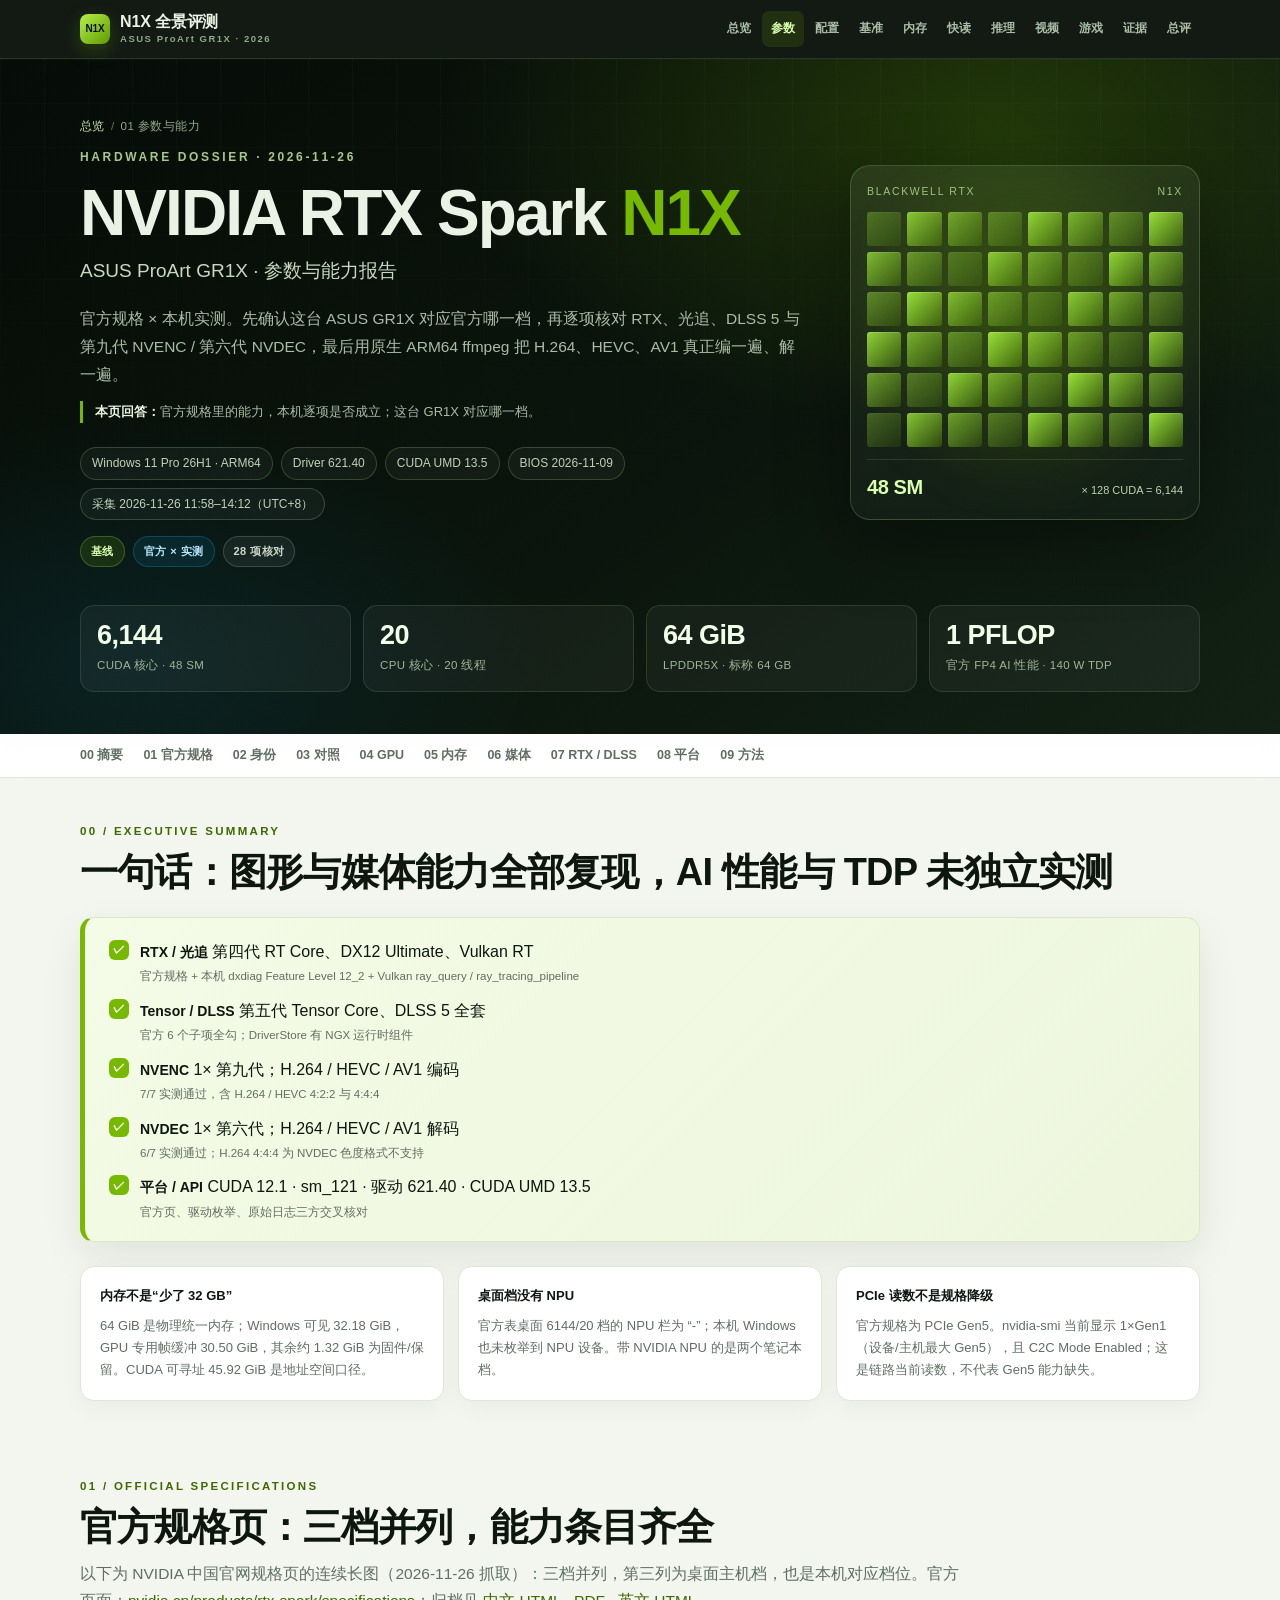
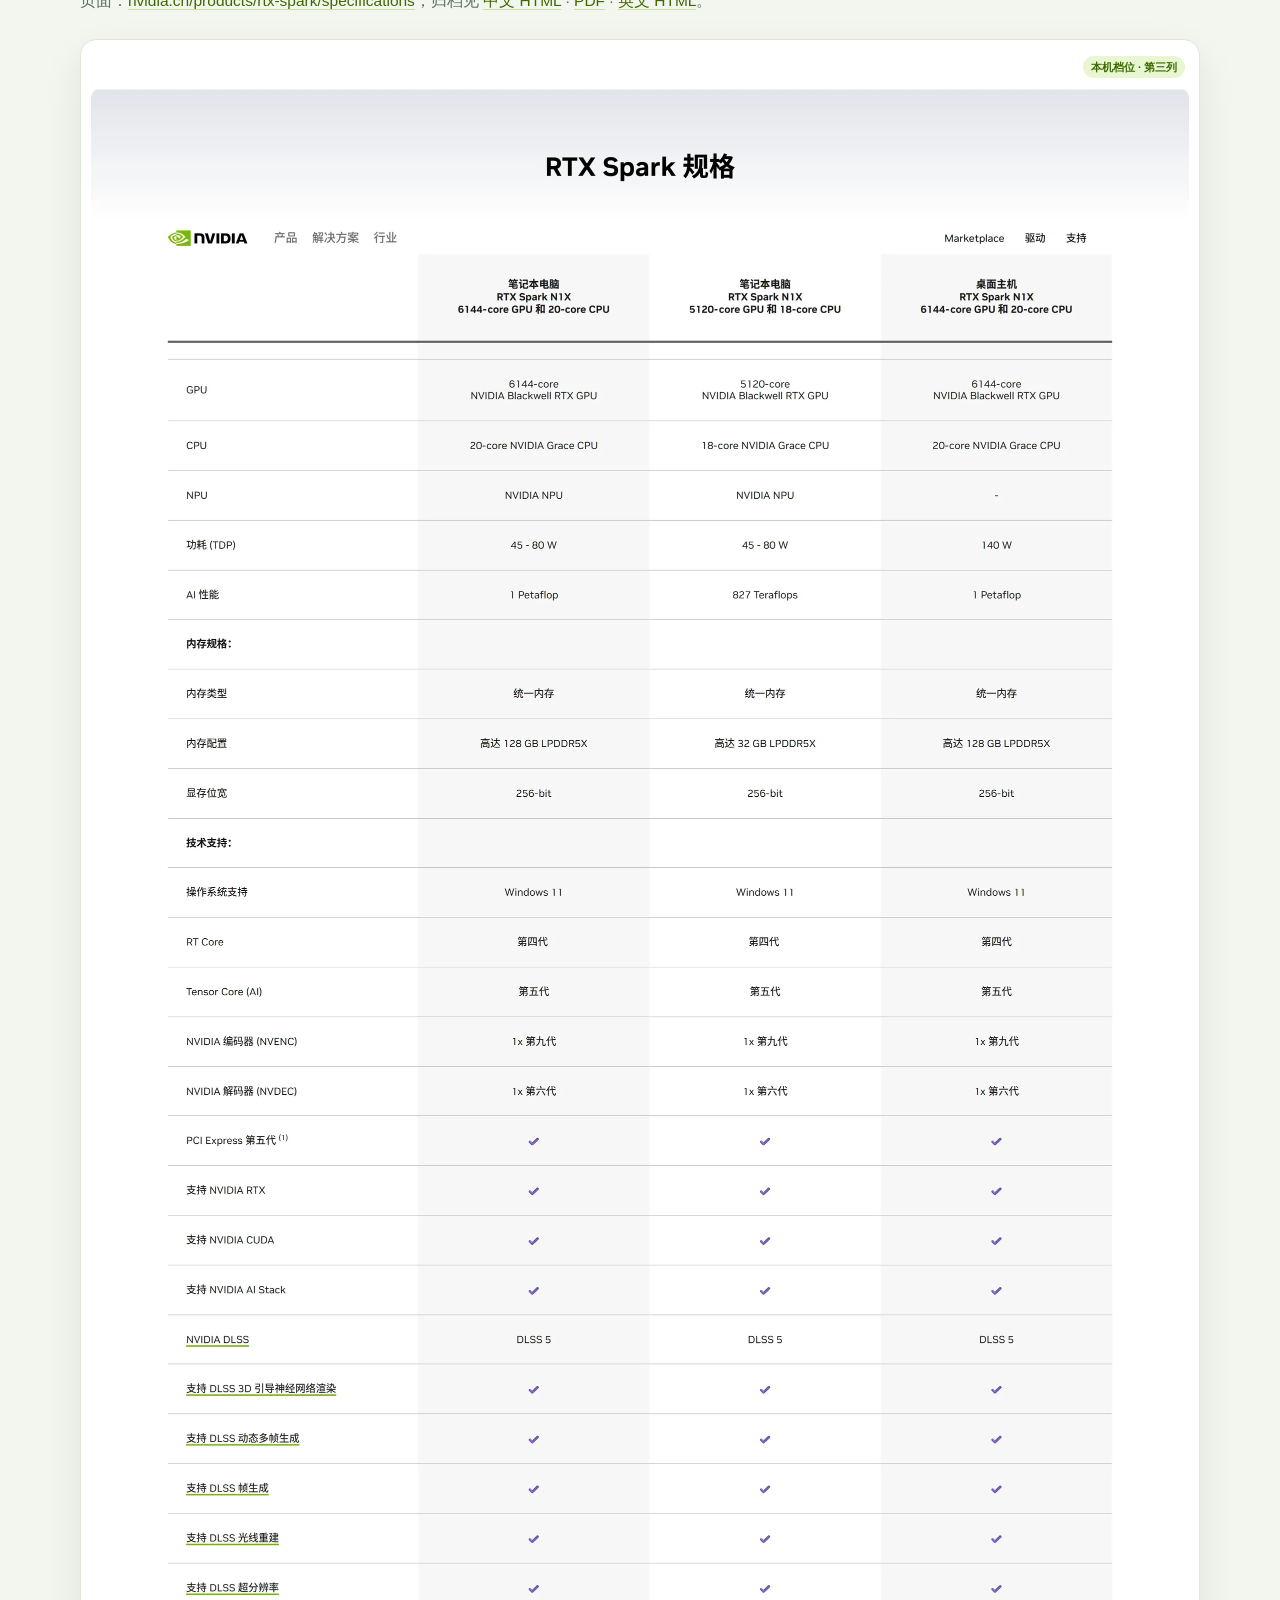
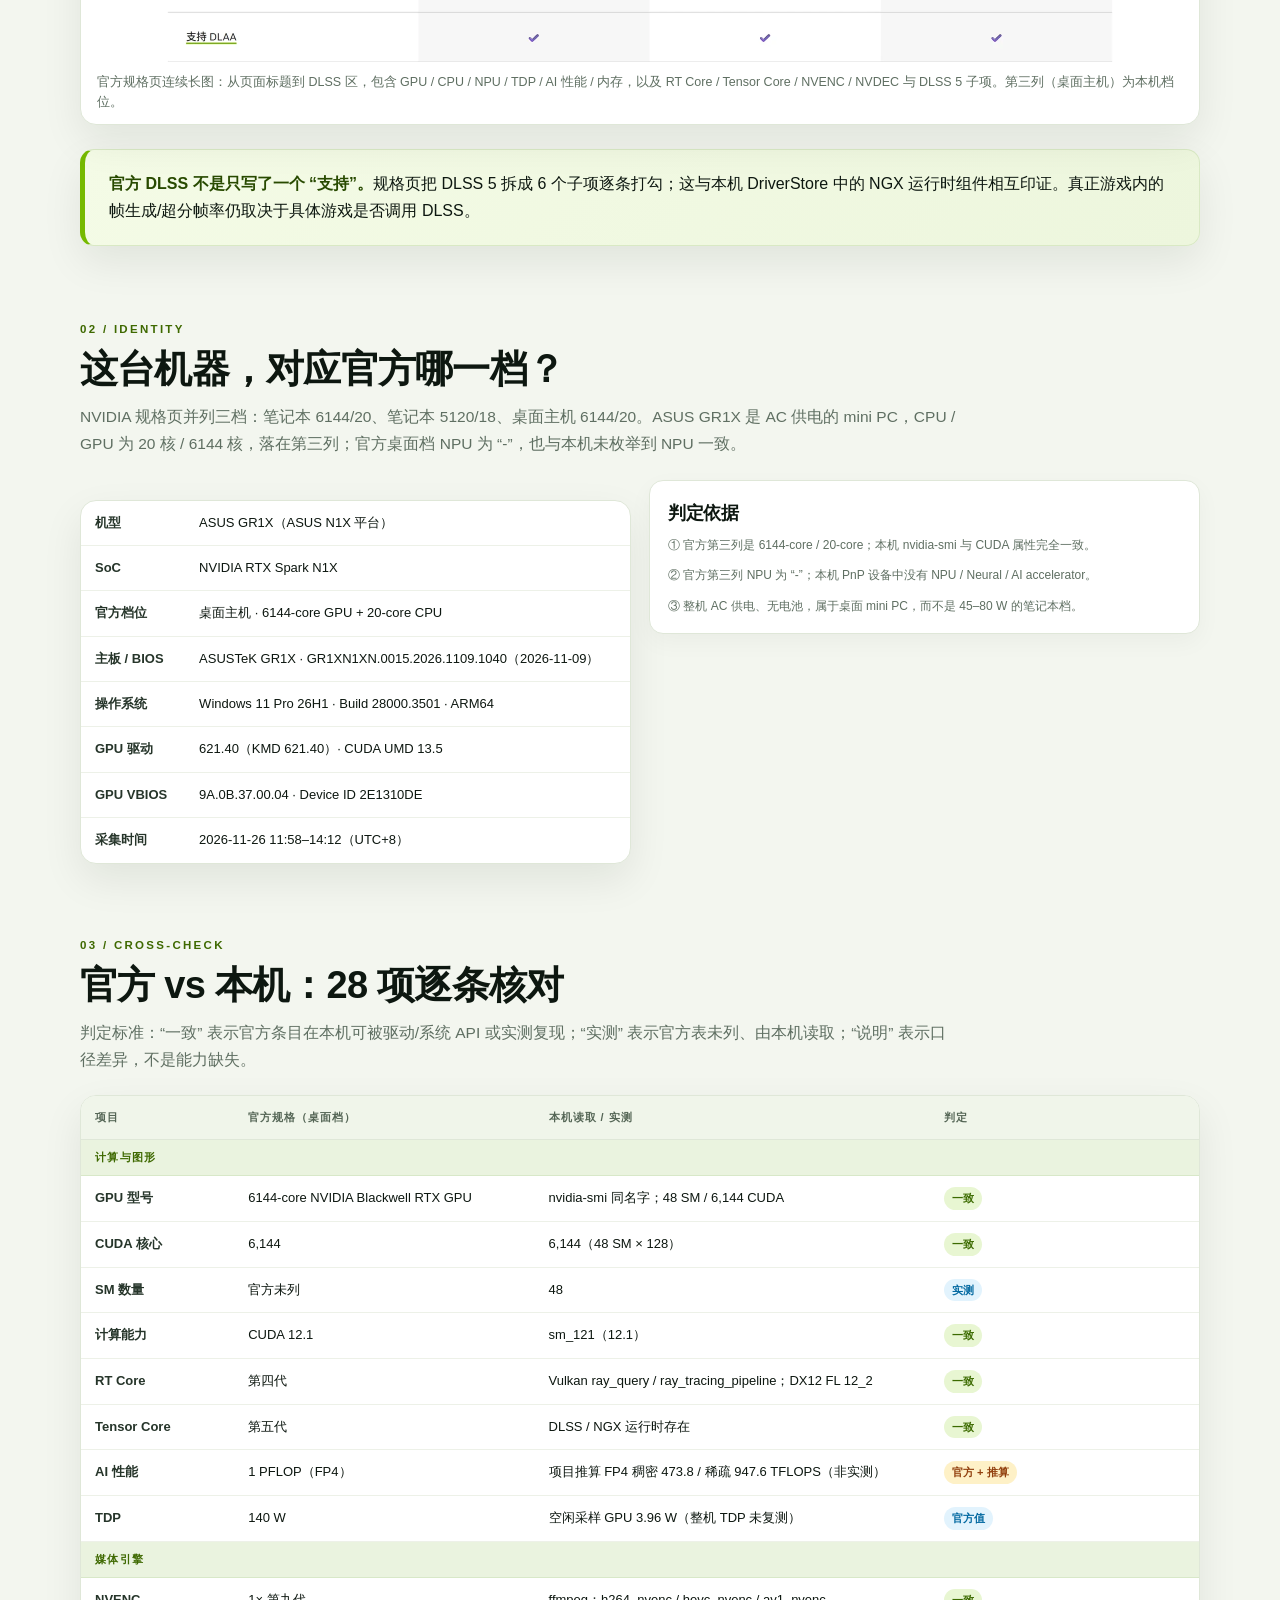
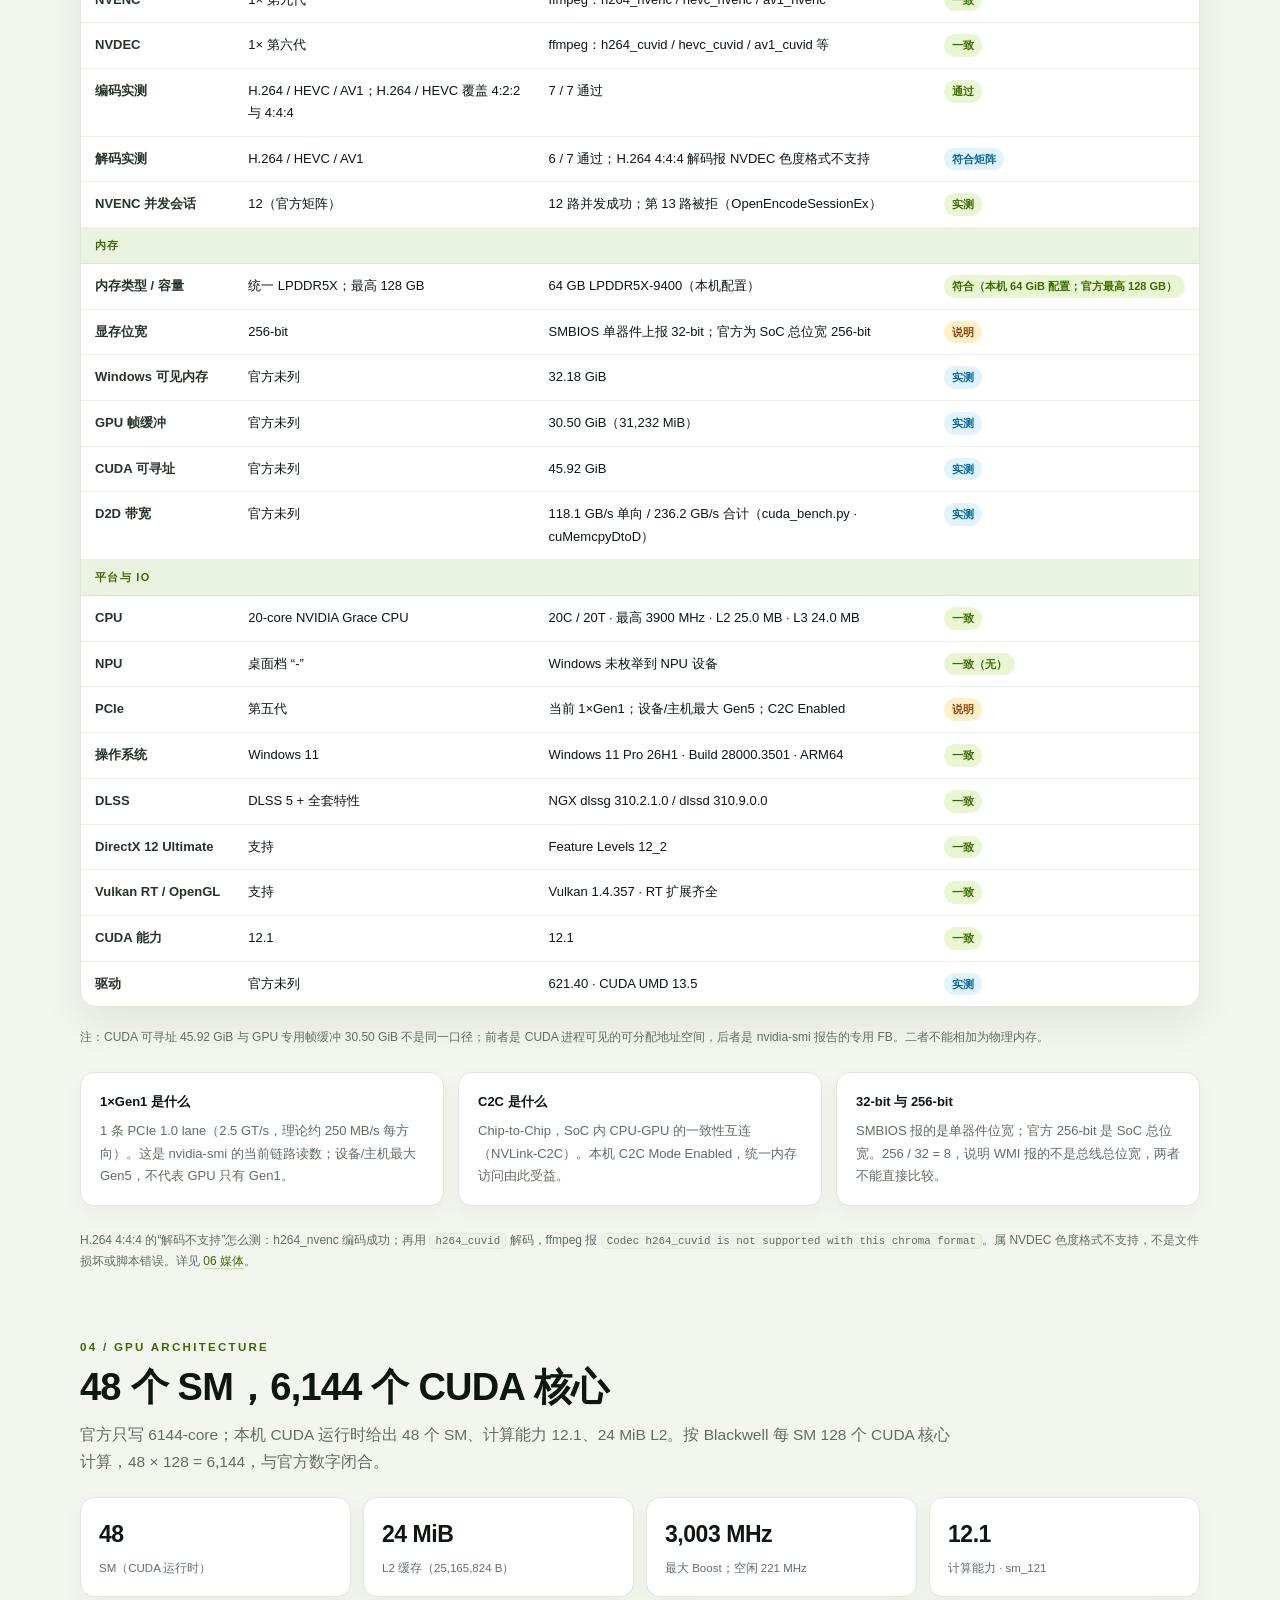
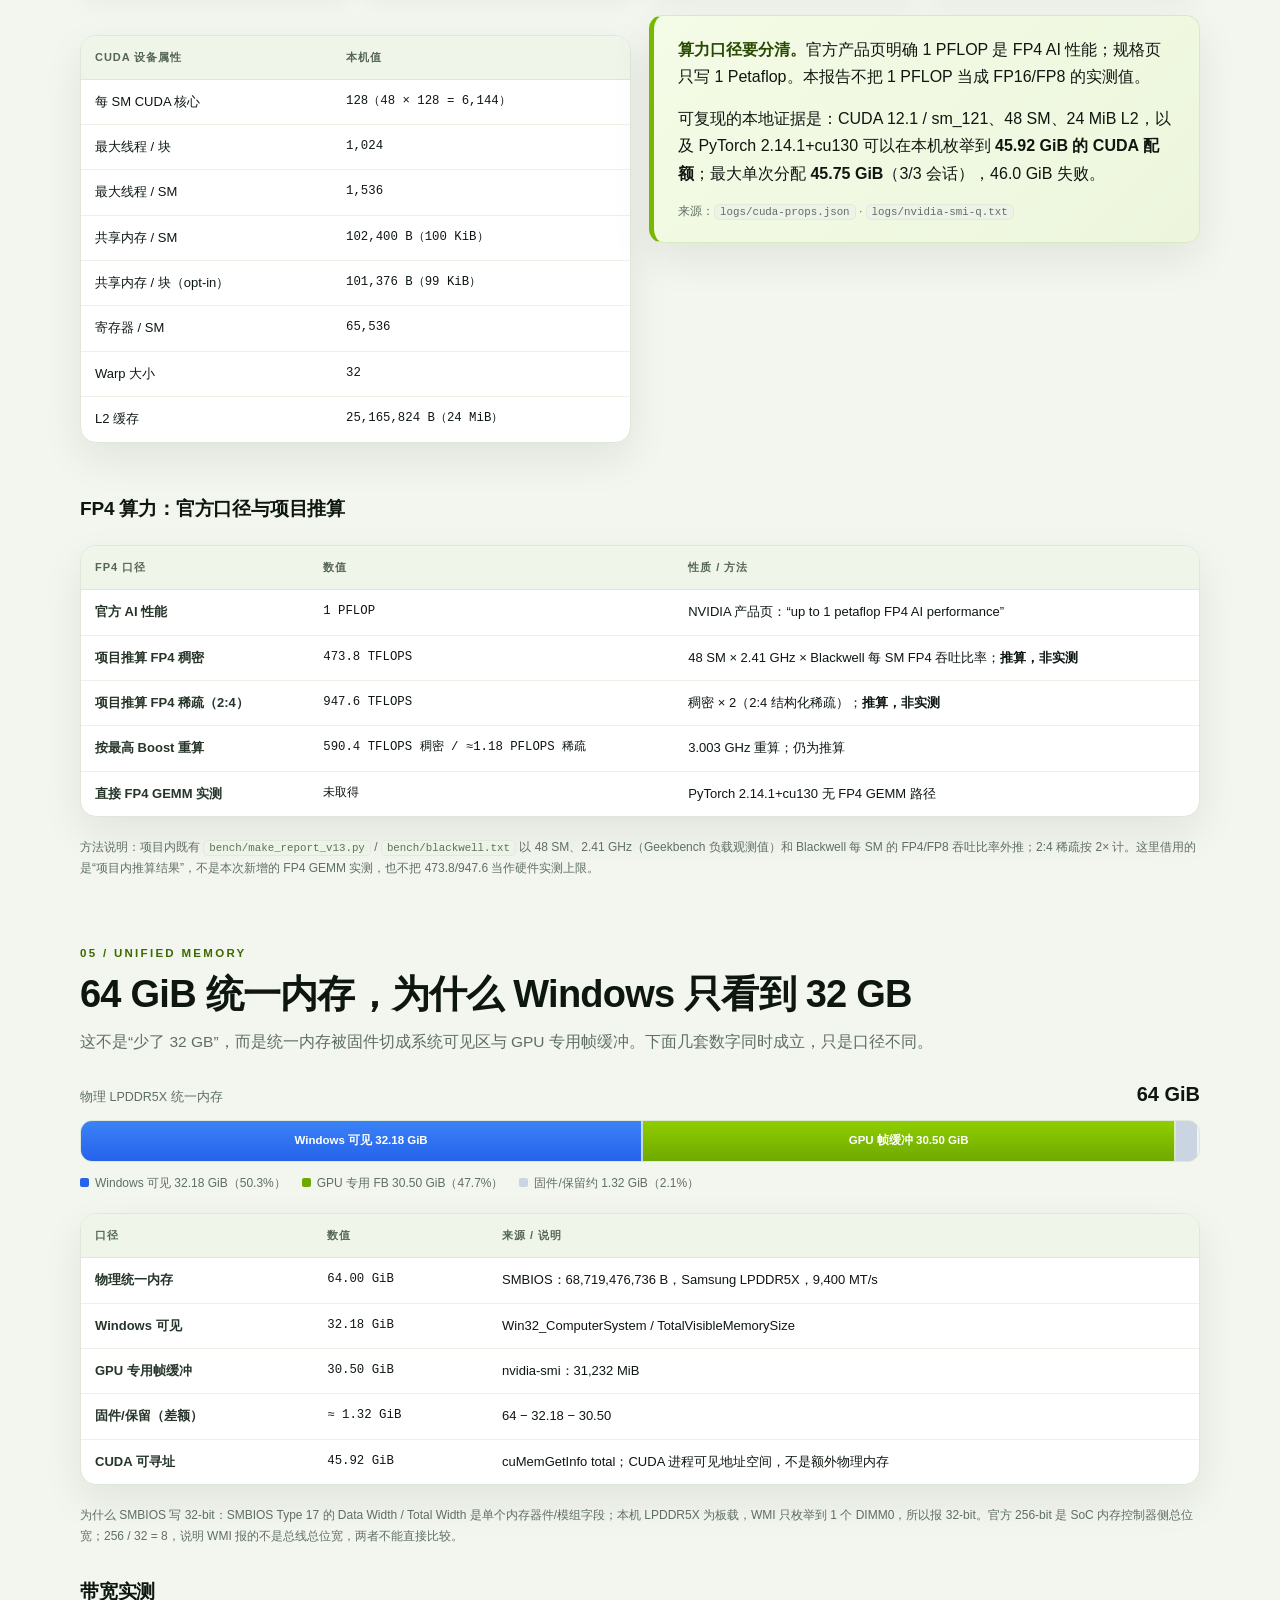
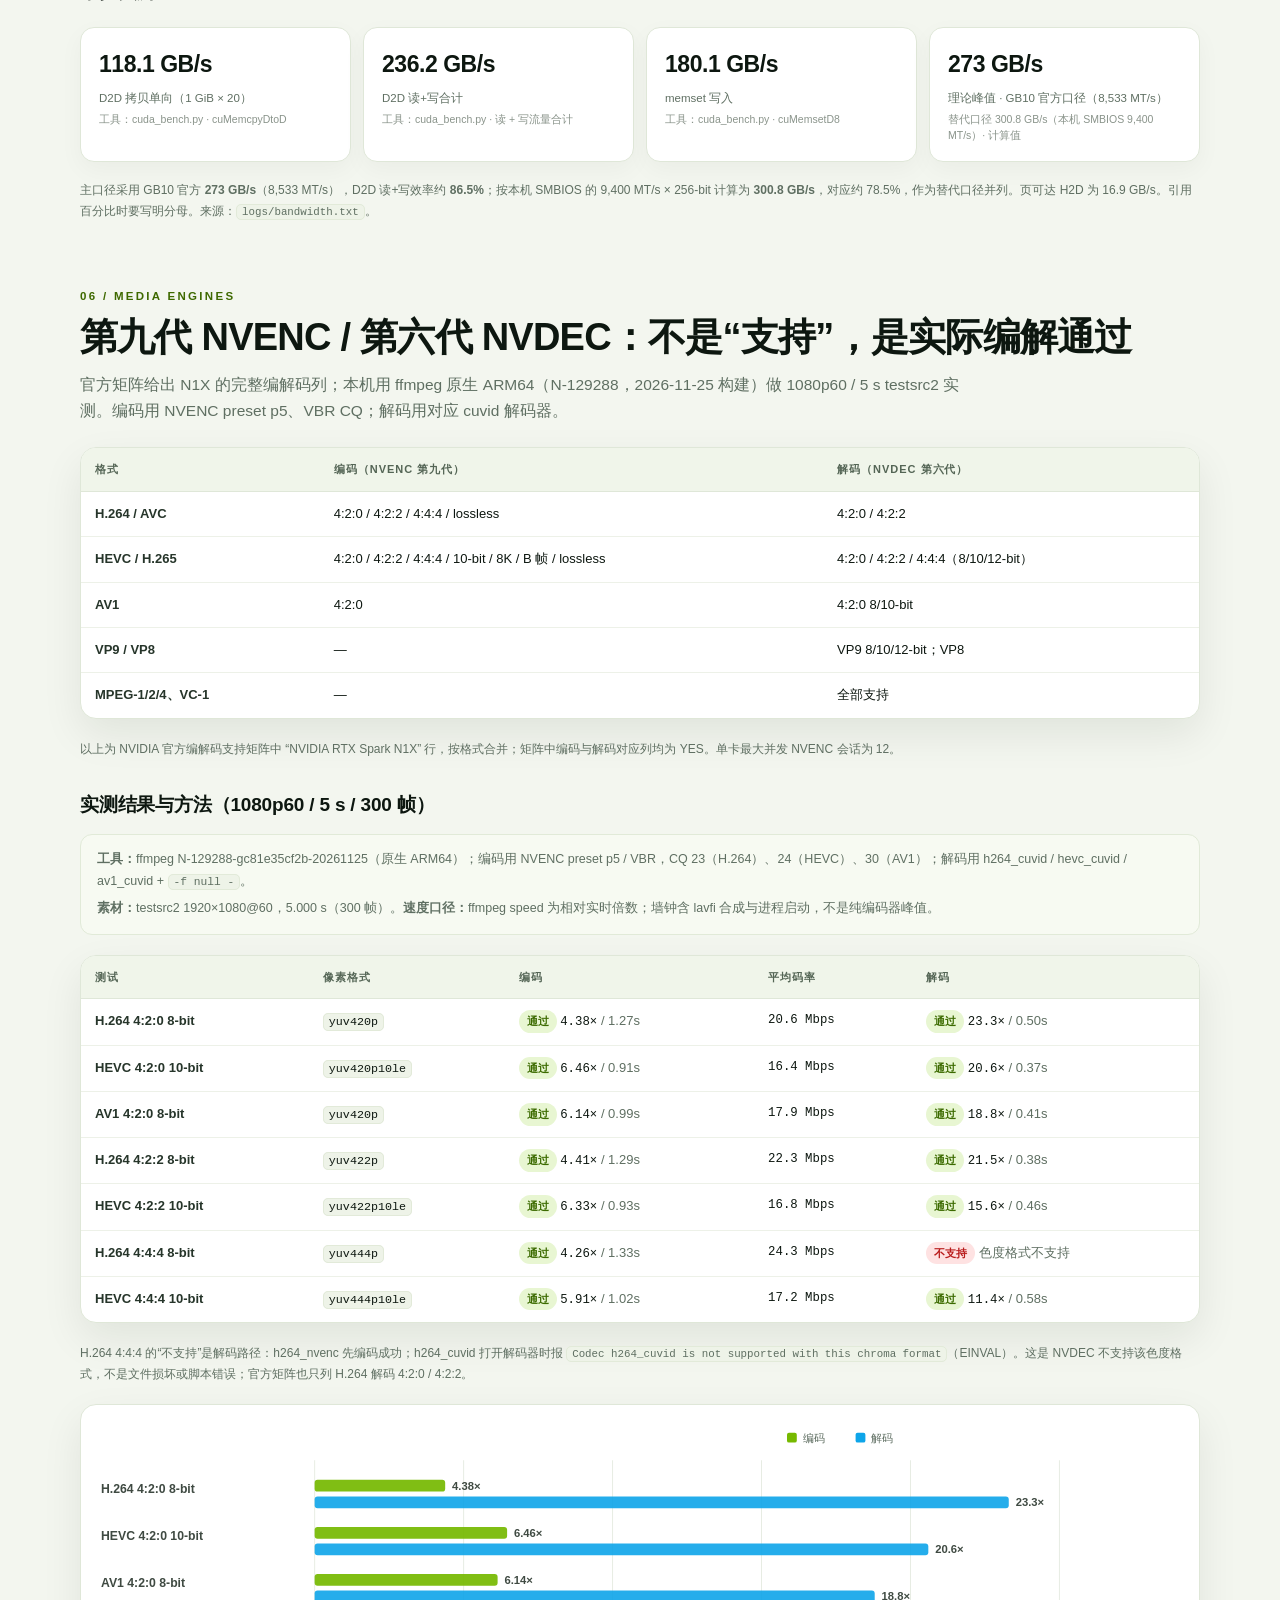
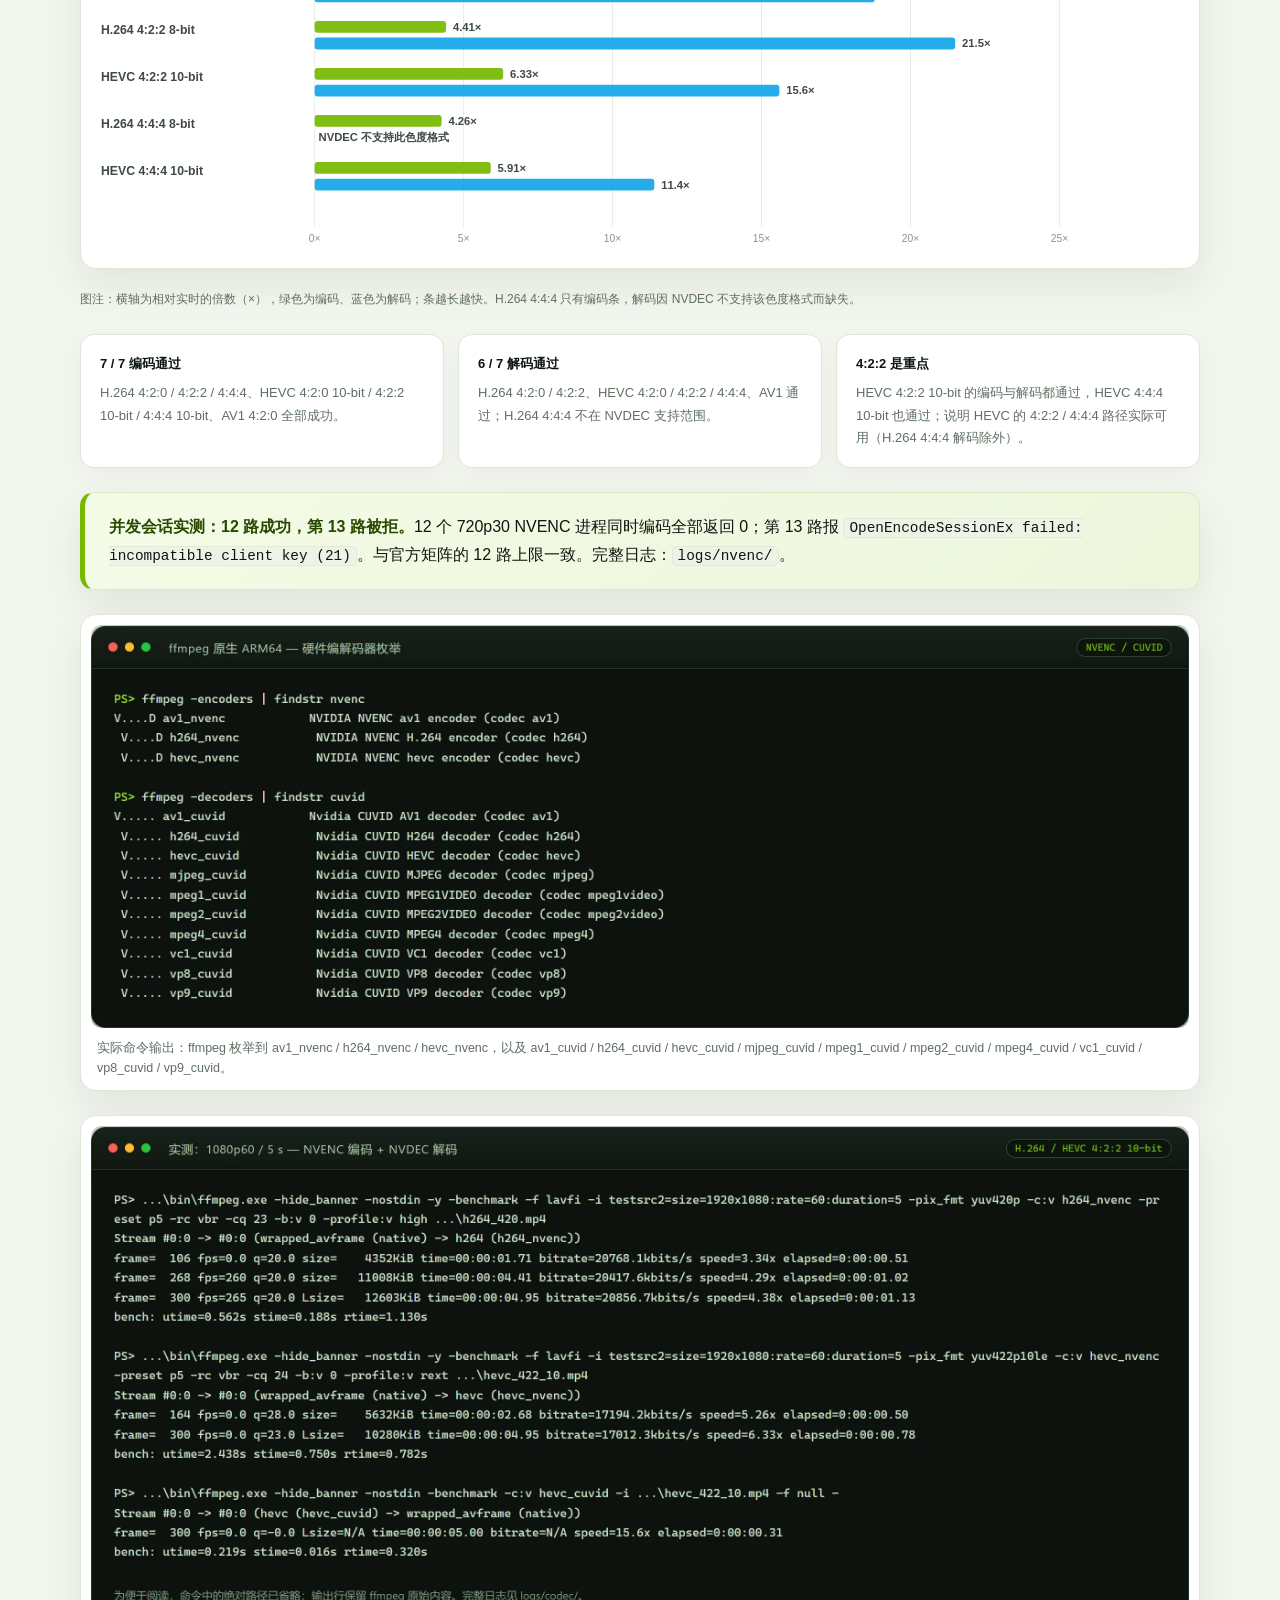
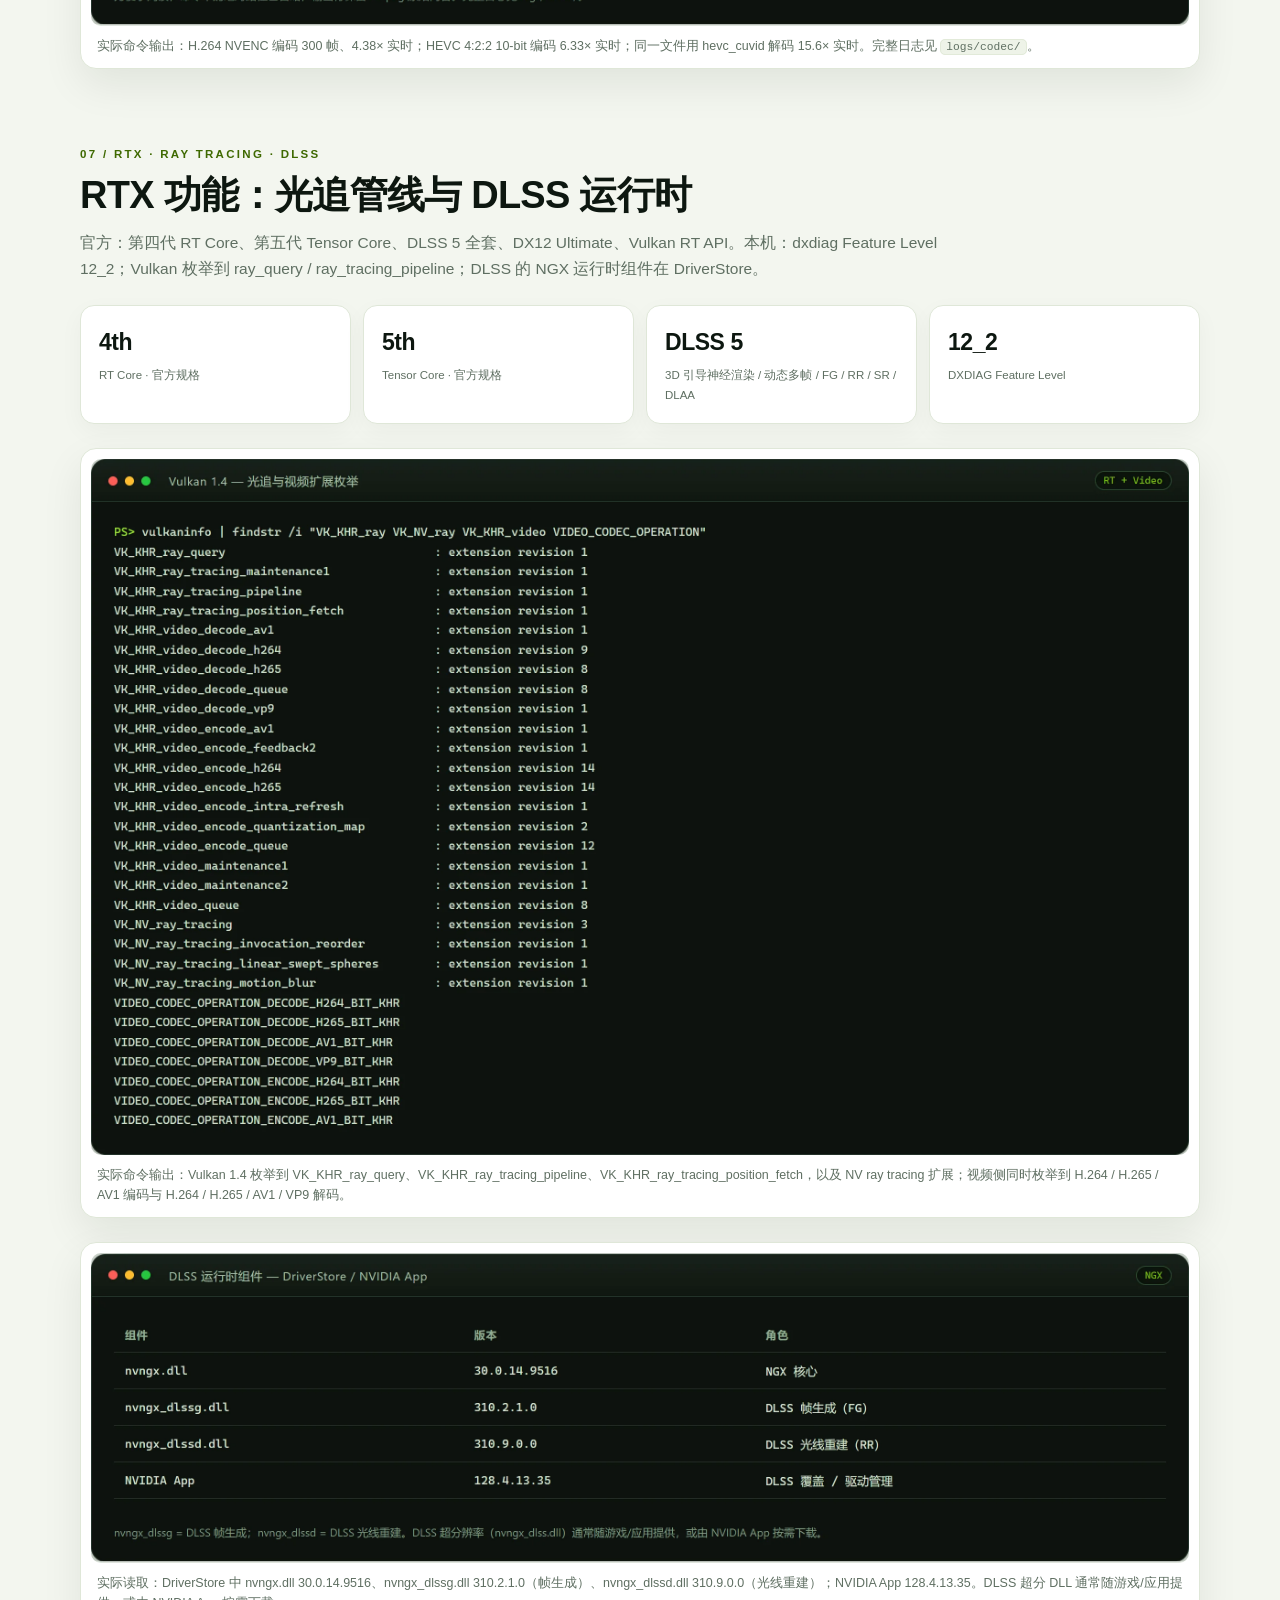
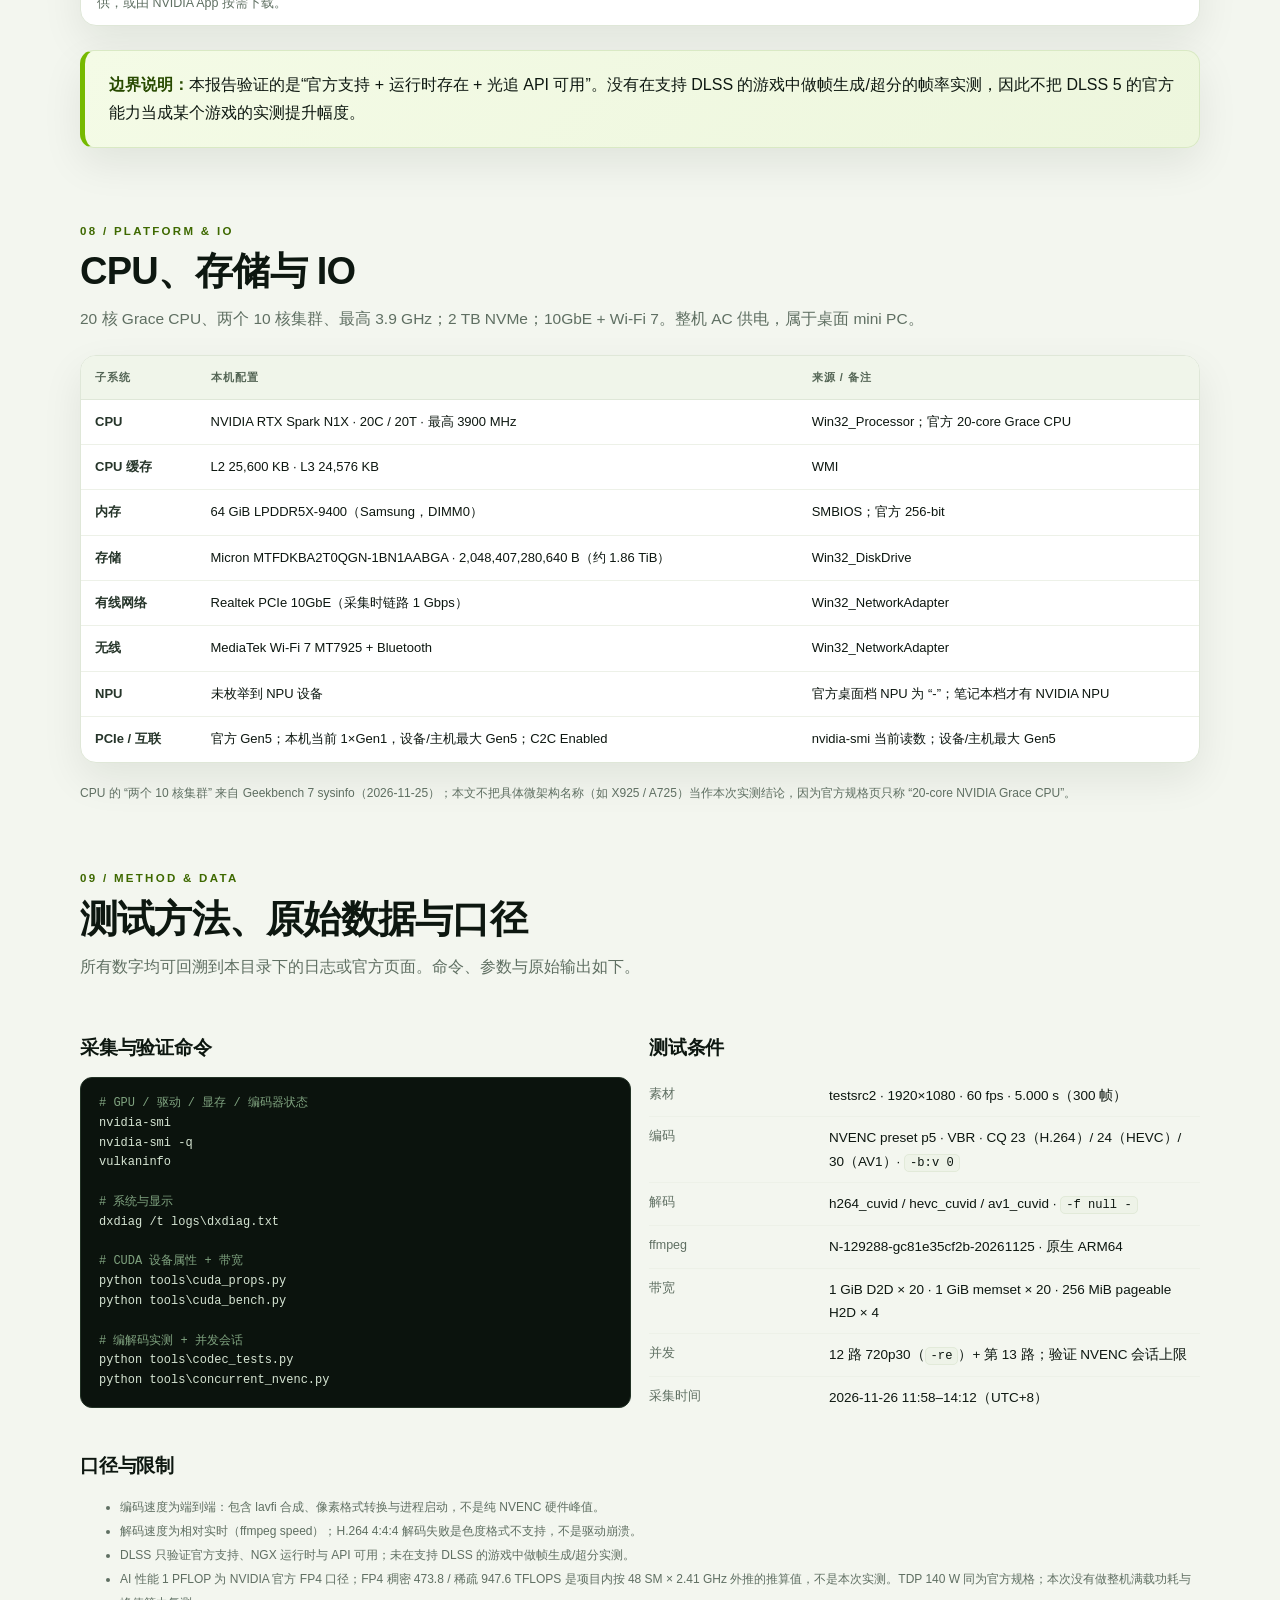
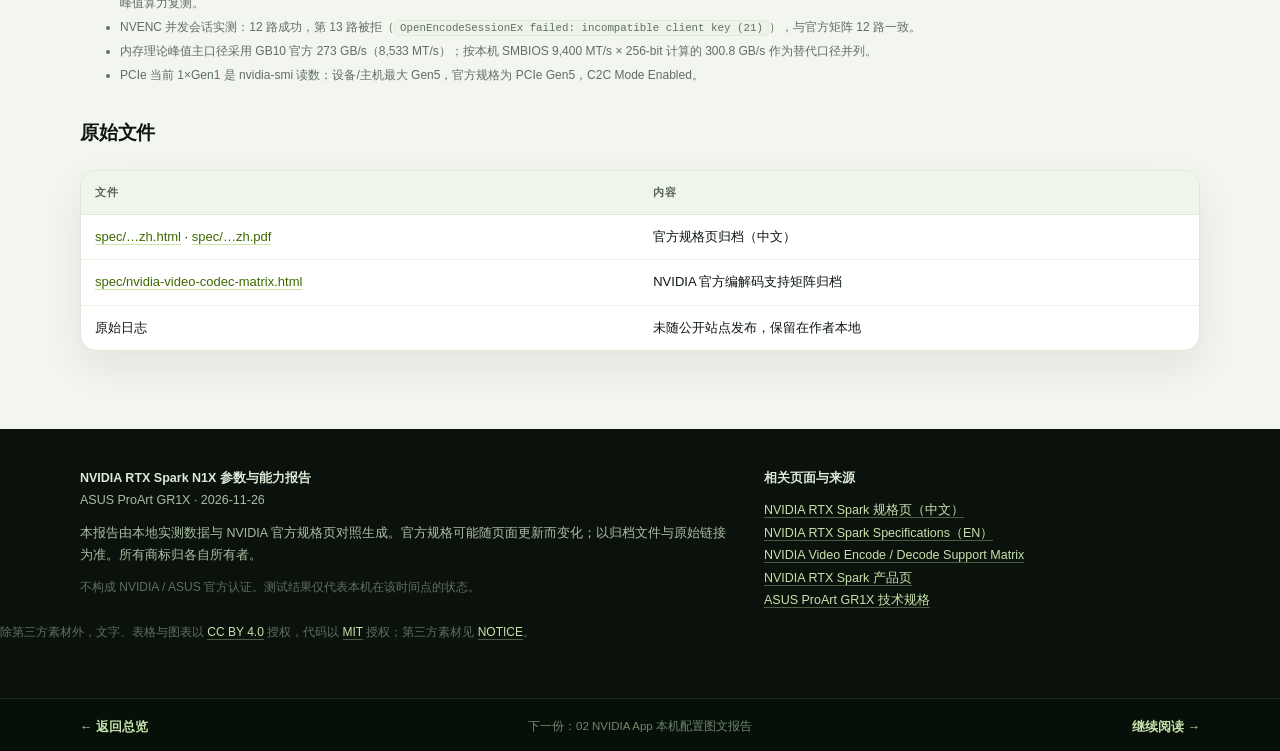
<file: spec.html>
<!doctype html>
<html lang="zh-CN">
<head>
<meta charset="utf-8">
<meta http-equiv="Content-Security-Policy" content="default-src 'none'; script-src 'self'; style-src 'self' 'unsafe-inline'; img-src 'self' data:; font-src 'self'; connect-src 'none'; object-src 'none'; base-uri 'none'; form-action 'none'; frame-src 'none'">
<meta name="viewport" content="width=device-width,initial-scale=1">
<title>01 参数与能力报告 · NVIDIA RTX Spark N1X · ASUS ProArt GR1X</title>
<style>
:root{
  --bg:#f3f6ef; --card:#ffffff; --ink:#0d1710; --muted:#5f6f62;
  --line:#dfe7d8; --green:#76b900; --green-dark:#3e6900; --green-soft:#edf7d9;
  --dark:#08110a; --dark2:#101c12; --blue:#0ea5e9; --amber:#b45309; --red:#dc2626;
  --shadow:0 16px 40px rgba(13,23,16,.08);
}
*{box-sizing:border-box}
html{scroll-behavior:smooth}
body{margin:0;background:var(--bg);color:var(--ink);font-family:"Segoe UI","Microsoft YaHei","PingFang SC",sans-serif;line-height:1.72;-webkit-font-smoothing:antialiased}
a{color:var(--green-dark);text-decoration:none;border-bottom:1px solid rgba(118,185,0,.35)}
a:hover{border-bottom-color:var(--green)}
.wrap{max-width:1180px;margin:0 auto;padding:0 30px}
.hero{position:relative;overflow:hidden;background:
  radial-gradient(900px 500px at 78% 10%, rgba(118,185,0,.22), transparent 62%),
  radial-gradient(700px 420px at 10% 90%, rgba(14,165,233,.10), transparent 60%),
  linear-gradient(145deg,#060c07 0%,#0b150d 58%,#122114 100%);
  color:#e9f2e4;padding:58px 0 42px}
.hero:after{content:"";position:absolute;inset:0;background-image:linear-gradient(rgba(255,255,255,.03) 1px,transparent 1px),linear-gradient(90deg,rgba(255,255,255,.03) 1px,transparent 1px);background-size:44px 44px;pointer-events:none;mask-image:linear-gradient(180deg,rgba(0,0,0,.7),transparent 80%)}
.hero .wrap{position:relative;z-index:1}
.eyebrow{font-size:12px;letter-spacing:.22em;text-transform:uppercase;color:#a6c98a;font-weight:700}
.hero h1{font-size:clamp(38px,5vw,64px);line-height:1.02;margin:14px 0 8px;letter-spacing:-.03em;font-weight:800}
.hero h1 span{color:var(--green)}
.hero .sub{font-size:19px;color:#c8d9c1;margin:0 0 18px;font-weight:500}
.hero .lede{max-width:760px;color:#a9bda5;font-size:15.5px;line-height:1.8;margin:0}
.hero-grid{display:grid;grid-template-columns:minmax(0,1.35fr) 350px;gap:44px;align-items:center}
.meta{display:flex;flex-wrap:wrap;gap:8px;margin-top:24px}
.meta span{font-size:12px;color:#bed2b8;border:1px solid rgba(160,200,140,.25);background:rgba(255,255,255,.04);padding:5px 11px;border-radius:999px}
.chip{position:relative;background:linear-gradient(160deg,rgba(255,255,255,.07),rgba(255,255,255,.02));border:1px solid rgba(150,200,120,.25);border-radius:20px;padding:16px 16px 14px;box-shadow:0 24px 70px rgba(0,0,0,.35);backdrop-filter:blur(6px)}
.chip:before{content:"";position:absolute;inset:-22px;background:radial-gradient(circle at 50% 45%,rgba(118,185,0,.25),transparent 62%);filter:blur(18px);z-index:-1}
.chip-head{display:flex;justify-content:space-between;font-size:10.5px;letter-spacing:.16em;text-transform:uppercase;color:#9fc27f;margin-bottom:12px}
.sm-grid{display:grid;grid-template-columns:repeat(8,1fr);gap:6px}
.sm-grid i{display:block;aspect-ratio:1;border-radius:3px;background:linear-gradient(135deg,rgba(160,235,60,.95),rgba(118,185,0,.28));opacity:var(--o);box-shadow:inset 0 1px 0 rgba(255,255,255,.18)}
.chip-foot{display:flex;align-items:baseline;justify-content:space-between;margin-top:12px;padding-top:10px;border-top:1px solid rgba(160,200,140,.16);color:#bcd4b0;font-size:11px}
.chip-foot b{color:#d9ffb0;font-size:20px;letter-spacing:-.02em}
.stat-grid{display:grid;grid-template-columns:repeat(4,1fr);gap:12px;margin-top:38px}
.stat{background:rgba(255,255,255,.045);border:1px solid rgba(160,200,140,.16);border-radius:14px;padding:15px 16px}
.stat b{display:block;font-size:27px;line-height:1.1;color:#f2ffe8;letter-spacing:-.02em}
.stat span{display:block;font-size:11.5px;color:#9fb59a;margin-top:5px;letter-spacing:.03em}
.toc{position:sticky;top:0;z-index:20;background:rgba(255,255,255,.92);backdrop-filter:blur(12px);border-bottom:1px solid var(--line)}
.toc .wrap{display:flex;gap:20px;overflow-x:auto;padding-top:11px;padding-bottom:11px;font-size:12.5px;white-space:nowrap}
.toc a{color:#5e6e60;border-bottom:none;font-weight:600}
.toc a:hover{color:var(--green-dark)}
main{padding:22px 0 40px}
section{padding:44px 0 8px;scroll-margin-top:60px}
.kicker{font-size:11.5px;letter-spacing:.2em;text-transform:uppercase;color:var(--green-dark);font-weight:800}
h2{font-size:clamp(27px,3.2vw,38px);line-height:1.18;letter-spacing:-.02em;margin:8px 0 12px}
.lead{font-size:15.5px;color:var(--muted);max-width:880px;margin:0 0 22px}
h3{font-size:19px;margin:30px 0 10px;letter-spacing:-.01em}
p{margin:0 0 14px}
.small{font-size:12px;color:var(--muted)}
.muted{color:var(--muted)}
.checklist{list-style:none;margin:0;padding:0;display:grid;gap:11px}
.checklist li{display:flex;align-items:flex-start;gap:11px}
.checklist .ck{flex:0 0 20px;width:20px;height:20px;border-radius:6px;background:var(--green);color:#fff;display:flex;align-items:center;justify-content:center;font-size:12px;font-weight:900;margin-top:2px}
.checklist b{font-size:14px}
.checklist .tiny{display:block;font-size:11.5px;line-height:1.6;color:var(--muted);margin-top:2px;font-weight:400}
.card .tool{display:block;font-size:10.5px;line-height:1.5;color:#8a948b;margin-top:4px}
.method-box{background:#f7faf2;border:1px solid #e1ead8;border-radius:12px;padding:14px 16px;margin:12px 0 16px}
.method-box p{font-size:12.5px;color:var(--muted);margin:0 0 6px}
.method-box p:last-child{margin-bottom:0}
.num{font-family:"Cascadia Mono",Consolas,monospace;font-size:.95em}
code{font-family:"Cascadia Mono",Consolas,monospace;font-size:.9em;background:#eef3e8;border:1px solid #e2ead9;padding:1px 5px;border-radius:5px}
.callout{background:linear-gradient(135deg,#f4fbe6,#edf6dd);border:1px solid #d9e9c4;border-left:5px solid var(--green);border-radius:14px;padding:20px 24px;margin:22px 0;box-shadow:var(--shadow)}
.callout strong{color:#284a00}
.callout p:last-child{margin-bottom:0}
.notes{display:grid;grid-template-columns:repeat(3,1fr);gap:14px;margin:24px 0}
.note-card{background:var(--card);border:1px solid var(--line);border-radius:14px;padding:18px 19px;box-shadow:0 8px 24px rgba(13,23,16,.04)}
.note-card b{display:block;font-size:13px;margin-bottom:7px}
.note-card p{font-size:13px;color:var(--muted);margin:0}
.badge{display:inline-block;padding:2px 8px;border-radius:999px;font-size:11px;font-weight:700;line-height:1.7;white-space:nowrap}
.badge.ok{background:#e8f6d2;color:#3c6b00}
.badge.info{background:#e2f3fd;color:#0369a1}
.badge.warn{background:#fef1c7;color:#92400e}
.badge.no{background:#fee2e2;color:#b91c1c}
.table-wrap{background:var(--card);border:1px solid var(--line);border-radius:16px;overflow:auto;box-shadow:var(--shadow);margin:20px 0}
table{width:100%;border-collapse:collapse;font-size:13px}
th{text-align:left;background:#f0f5ea;color:#546555;font-size:11px;letter-spacing:.09em;text-transform:uppercase;padding:12px 14px;border-bottom:1px solid var(--line);font-weight:800}
td{padding:11px 14px;border-bottom:1px solid #edf1e8;vertical-align:top}
tr:last-child td{border-bottom:none}
tbody tr:hover td{background:#fbfcf8}
td.dim{font-weight:700;color:#26352a;white-space:nowrap}
td.status{white-space:nowrap}
tr.group td{background:#eaf3df;color:#3e6900;font-size:11px;letter-spacing:.12em;text-transform:uppercase;font-weight:800;padding:8px 14px;border-bottom:1px solid #d8e8c8}
figure{margin:24px 0;background:var(--card);border:1px solid var(--line);border-radius:16px;padding:10px;box-shadow:var(--shadow)}
figure img{display:block;width:100%;height:auto;border-radius:10px}
figcaption{font-size:12.5px;color:var(--muted);padding:10px 6px 2px;line-height:1.6}
figure.annot{position:relative}
.fig-note{padding:2px 4px 9px;text-align:right}
.grid-2{display:grid;grid-template-columns:1fr 1fr;gap:18px;align-items:start}
.cards{display:grid;grid-template-columns:repeat(4,1fr);gap:12px;margin:18px 0}
.card{background:var(--card);border:1px solid var(--line);border-radius:14px;padding:17px 18px;box-shadow:0 8px 24px rgba(13,23,16,.04)}
.card b{display:block;font-size:23px;letter-spacing:-.02em}
.card span{display:block;font-size:11.5px;color:var(--muted);margin-top:4px}
.mem-total{display:flex;justify-content:space-between;align-items:baseline;margin:18px 0 8px;font-size:12.5px;color:var(--muted)}
.mem-total b{font-size:20px;color:var(--ink)}
.mem-bar{display:flex;height:42px;border-radius:12px;overflow:hidden;border:1px solid var(--line);background:#eef3e8;box-shadow:inset 0 1px 3px rgba(0,0,0,.04)}
.mem-bar .seg{height:100%;display:flex;align-items:center;justify-content:center;font-size:11.5px;font-weight:800;color:#fff;white-space:nowrap;overflow:hidden;border-right:2px solid rgba(255,255,255,.7)}
.mem-bar .os{background:linear-gradient(180deg,#3b82f6,#2563eb)}
.mem-bar .fb{background:linear-gradient(180deg,#8fce00,#6fa900)}
.mem-bar .rsv{background:#cbd5e1;min-width:18px}
.mem-legend{display:flex;flex-wrap:wrap;gap:16px;margin-top:11px;font-size:12px;color:var(--muted)}
.mem-legend i{display:inline-block;width:9px;height:9px;border-radius:2px;margin-right:6px}
.mem-legend .os{background:#2563eb}.mem-legend .fb{background:#6fa900}.mem-legend .rsv{background:#cbd5e1}
.kv{display:grid;grid-template-columns:180px 1fr;gap:0}
.kv div{padding:9px 0;border-bottom:1px solid #edf1e8}
.kv div:nth-last-child(-n+2){border-bottom:none}
.kv .k{color:var(--muted);font-size:12.5px}
.kv .v{font-size:13.5px}
pre{background:#0b130d;color:#d6e5d3;border:1px solid #223225;border-radius:12px;padding:16px 18px;overflow:auto;font-family:"Cascadia Mono",Consolas,monospace;font-size:12px;line-height:1.65}
pre .c{color:#7fa27f}
.svg-wrap{background:var(--card);border:1px solid var(--line);border-radius:16px;padding:18px 20px 8px;box-shadow:var(--shadow);margin:20px 0}
.svg-wrap svg{width:100%;height:auto;display:block}
footer{background:#0a120b;color:#a9bda5;margin-top:50px;padding:38px 0 44px}
footer b{color:#dcead7}
footer a{color:#c7e3ad;border-bottom-color:rgba(199,227,173,.35)}
footer .wrap{display:grid;grid-template-columns:1.2fr .8fr;gap:30px}
footer p{font-size:12.5px;line-height:1.8;margin:0 0 10px}
.src-list{font-size:12.5px;line-height:1.9}
.src-list a{display:inline}
@media (max-width:900px){
  .hero-grid{grid-template-columns:1fr}.chip{max-width:380px}
  .stat-grid{grid-template-columns:1fr 1fr}.notes,.cards{grid-template-columns:1fr 1fr}
  footer .wrap{grid-template-columns:1fr}
}
@media (max-width:620px){
  .wrap{padding:0 18px}.stat-grid,.notes,.cards,.grid-2{grid-template-columns:1fr}
  .hero{padding-top:40px}.mem-bar .seg span{display:none}
  td.dim{white-space:normal}
}
@media print{
  body{background:#fff}.toc{position:static}.hero{background:#0b150d !important;-webkit-print-color-adjust:exact;print-color-adjust:exact}
  section{page-break-inside:auto}figure,.table-wrap,.svg-wrap,.callout{page-break-inside:avoid}
  a{color:inherit;border-bottom:none}
}
</style>

<link rel="stylesheet" href="assets/frame.css">
<style>
  .toc{top:58px}
  section{scroll-margin-top:112px}
  @media (max-width:900px){ .toc{top:58px} section{scroll-margin-top:106px} }
</style>

<link rel="icon" href="assets/favicon.svg" type="image/svg+xml">
</head>
<body>
<a class="skip-link" href="#main">跳到正文</a>

<div class="progress-bar" style="position:fixed;left:0;top:0;height:2px;width:0;background:linear-gradient(90deg,#76b900,#c8f36b);z-index:100;transition:width .08s linear"></div>
<header class="topbar">
  <div class="wrap">
    <a class="brand" href="index.html"><span class="mark">N1X</span><span>N1X 全景评测<small>ASUS ProArt GR1X · 2026</small></span></a>
    <button class="nav-toggle" type="button" aria-expanded="false" aria-controls="site-nav">目录</button>
    <nav class="nav" id="site-nav" aria-label="站点导航">
      <a href="index.html">总览</a>
      <a href="spec.html" class="active">参数</a>
      <a href="nvidia-app.html">配置</a>
      <a href="benchmark.html">基准</a>
      <a href="memory.html">内存</a>
      <a href="memory-story.html">快读</a>
      <a href="qwen.html">推理</a>
      <a href="h3.html">视频</a>
      <a href="wukong.html">游戏</a>
      <a href="evidence.html">证据</a>
      <a href="verdict.html">总评</a>
    </nav>
  </div>
</header>

<header class="hero">
  <div class="wrap hero-grid">
    <div>
      <div class="crumbs"><a href="index.html">总览</a><span class="sep">/</span><span>01 参数与能力</span></div>
      <div class="eyebrow">Hardware dossier · 2026-11-26</div>
      <h1>NVIDIA RTX Spark <span>N1X</span></h1>
      <p class="sub">ASUS ProArt GR1X · 参数与能力报告</p>
      <p class="lede">官方规格 × 本机实测。先确认这台 ASUS GR1X 对应官方哪一档，再逐项核对 RTX、光追、DLSS 5 与第九代 NVENC / 第六代 NVDEC，最后用原生 ARM64 ffmpeg 把 H.264、HEVC、AV1 真正编一遍、解一遍。</p>
    <p class="page-q"><b>本页回答：</b>官方规格里的能力，本机逐项是否成立；这台 GR1X 对应哪一档。</p>
      <div class="meta">
        <span>Windows 11 Pro 26H1 · ARM64</span>
        <span>Driver 621.40</span>
        <span>CUDA UMD 13.5</span>
        <span>BIOS 2026-11-09</span>
        <span>采集 2026-11-26 11:58–14:12（UTC+8）</span>
      </div>
      <div class="roles"><span class="role-pill">基线</span><span class="role-pill alt">官方 × 实测</span><span class="role-pill gray">28 项核对</span></div>
    </div>
    <div class="chip" aria-label="48 个 SM 示意图">
      <div class="chip-head"><span>Blackwell RTX</span><span>N1X</span></div>
      <div class="sm-grid"><i style="--o:0.35"></i><i style="--o:0.85"></i><i style="--o:0.64"></i><i style="--o:0.42"></i><i style="--o:0.92"></i><i style="--o:0.71"></i><i style="--o:0.49"></i><i style="--o:0.99"></i><i style="--o:0.78"></i><i style="--o:0.56"></i><i style="--o:0.35"></i><i style="--o:0.85"></i><i style="--o:0.64"></i><i style="--o:0.42"></i><i style="--o:0.92"></i><i style="--o:0.71"></i><i style="--o:0.49"></i><i style="--o:0.99"></i><i style="--o:0.78"></i><i style="--o:0.56"></i><i style="--o:0.35"></i><i style="--o:0.85"></i><i style="--o:0.64"></i><i style="--o:0.42"></i><i style="--o:0.92"></i><i style="--o:0.71"></i><i style="--o:0.49"></i><i style="--o:0.99"></i><i style="--o:0.78"></i><i style="--o:0.56"></i><i style="--o:0.35"></i><i style="--o:0.85"></i><i style="--o:0.64"></i><i style="--o:0.42"></i><i style="--o:0.92"></i><i style="--o:0.71"></i><i style="--o:0.49"></i><i style="--o:0.99"></i><i style="--o:0.78"></i><i style="--o:0.56"></i><i style="--o:0.35"></i><i style="--o:0.85"></i><i style="--o:0.64"></i><i style="--o:0.42"></i><i style="--o:0.92"></i><i style="--o:0.71"></i><i style="--o:0.49"></i><i style="--o:0.99"></i></div>
      <div class="chip-foot"><b>48 SM</b><span>× 128 CUDA = 6,144</span></div>
    </div>
  </div>
  <div class="wrap stat-grid">
    <div class="stat"><b>6,144</b><span>CUDA 核心 · 48 SM</span></div>
    <div class="stat"><b>20</b><span>CPU 核心 · 20 线程</span></div>
    <div class="stat"><b>64 GiB</b><span>LPDDR5X · 标称 64 GB</span></div>
    <div class="stat"><b>1 PFLOP</b><span>官方 FP4 AI 性能 · 140 W TDP</span></div>
  </div>
</header>
<nav class="toc" aria-label="目录">
  <div class="wrap">
    <a href="#summary">00 摘要</a><a href="#official">01 官方规格</a><a href="#identity">02 身份</a><a href="#compare">03 对照</a>
    <a href="#gpu">04 GPU</a><a href="#memory">05 内存</a><a href="#media">06 媒体</a><a href="#rtx">07 RTX / DLSS</a>
    <a href="#platform">08 平台</a><a href="#method">09 方法</a>
  </div>
</nav>
<main class="wrap" id="main">

<section id="summary">
  <div class="kicker">00 / Executive summary</div>
  <h2>一句话：图形与媒体能力全部复现，AI 性能与 TDP 未独立实测</h2>
  <div class="callout">
    <ul class="checklist">
      <li><span class="ck">✓</span><div><b>RTX / 光追</b> 第四代 RT Core、DX12 Ultimate、Vulkan RT<span class="tiny">官方规格 + 本机 dxdiag Feature Level 12_2 + Vulkan ray_query / ray_tracing_pipeline</span></div></li>
      <li><span class="ck">✓</span><div><b>Tensor / DLSS</b> 第五代 Tensor Core、DLSS 5 全套<span class="tiny">官方 6 个子项全勾；DriverStore 有 NGX 运行时组件</span></div></li>
      <li><span class="ck">✓</span><div><b>NVENC</b> 1× 第九代；H.264 / HEVC / AV1 编码<span class="tiny">7/7 实测通过，含 H.264 / HEVC 4:2:2 与 4:4:4</span></div></li>
      <li><span class="ck">✓</span><div><b>NVDEC</b> 1× 第六代；H.264 / HEVC / AV1 解码<span class="tiny">6/7 实测通过；H.264 4:4:4 为 NVDEC 色度格式不支持</span></div></li>
      <li><span class="ck">✓</span><div><b>平台 / API</b> CUDA 12.1 · sm_121 · 驱动 621.40 · CUDA UMD 13.5<span class="tiny">官方页、驱动枚举、原始日志三方交叉核对</span></div></li>
    </ul>
  </div>
  <div class="notes">
    <div class="note-card"><b>内存不是“少了 32 GB”</b><p>64 GiB 是物理统一内存；Windows 可见 32.18 GiB，GPU 专用帧缓冲 30.50 GiB，其余约 1.32 GiB 为固件/保留。CUDA 可寻址 45.92 GiB 是地址空间口径。</p></div>
    <div class="note-card"><b>桌面档没有 NPU</b><p>官方表桌面 6144/20 档的 NPU 栏为 “-”；本机 Windows 也未枚举到 NPU 设备。带 NVIDIA NPU 的是两个笔记本档。</p></div>
    <div class="note-card"><b>PCIe 读数不是规格降级</b><p>官方规格为 PCIe Gen5。nvidia-smi 当前显示 1×Gen1（设备/主机最大 Gen5），且 C2C Mode Enabled；这是链路当前读数，不代表 Gen5 能力缺失。</p></div>
  </div>
</section>

<section id="official">
  <div class="kicker">01 / Official specifications</div>
  <h2>官方规格页：三档并列，能力条目齐全</h2>
  <p class="lead">以下为 NVIDIA 中国官网规格页的连续长图（2026-11-26 抓取）：三档并列，第三列为桌面主机档，也是本机对应档位。官方页面：<a href="https://www.nvidia.cn/products/rtx-spark/specifications/">nvidia.cn/products/rtx-spark/specifications</a>；归档见 <a href="assets/spec/nvidia-rtx-spark-specifications.zh.html">中文 HTML</a> · <a href="assets/spec/RTX-Spark-N1X-Specifications.zh.pdf">PDF</a> · <a href="assets/spec/nvidia-rtx-spark-specifications.en.html">英文 HTML</a>。</p>
  <figure class="annot">
      <div class="fig-note"><span class="badge ok">本机档位 · 第三列</span></div>
      <img src="assets/img/spec/spec-long.webp" alt="NVIDIA RTX Spark 官方规格页连续长图" width="3000" height="4299" loading="lazy" decoding="async" srcset="assets/img/spec/spec-long-2196.webp 2196w, assets/img/spec/spec-long.webp 3000w" sizes="(max-width:620px) 92vw, 1098px" data-full="assets/img/spec/spec-long.webp">
      <figcaption>官方规格页连续长图：从页面标题到 DLSS 区，包含 GPU / CPU / NPU / TDP / AI 性能 / 内存，以及 RT Core / Tensor Core / NVENC / NVDEC 与 DLSS 5 子项。第三列（桌面主机）为本机档位。</figcaption>
    </figure>
  <div class="callout">
    <p><strong>官方 DLSS 不是只写了一个 “支持”。</strong>规格页把 DLSS 5 拆成 6 个子项逐条打勾；这与本机 DriverStore 中的 NGX 运行时组件相互印证。真正游戏内的帧生成/超分帧率仍取决于具体游戏是否调用 DLSS。</p>
  </div>
</section>

<section id="identity">
  <div class="kicker">02 / Identity</div>
  <h2>这台机器，对应官方哪一档？</h2>
  <p class="lead">NVIDIA 规格页并列三档：笔记本 6144/20、笔记本 5120/18、桌面主机 6144/20。ASUS GR1X 是 AC 供电的 mini PC，CPU / GPU 为 20 核 / 6144 核，落在第三列；官方桌面档 NPU 为 “-”，也与本机未枚举到 NPU 一致。</p>
  <div class="grid-2">
    <div class="table-wrap">
      <table>
        <tbody>
          <tr><td class="dim">机型</td><td>ASUS GR1X（ASUS N1X 平台）</td></tr>
          <tr><td class="dim">SoC</td><td>NVIDIA RTX Spark N1X</td></tr>
          <tr><td class="dim">官方档位</td><td>桌面主机 · 6144-core GPU + 20-core CPU</td></tr>
          <tr><td class="dim">主板 / BIOS</td><td>ASUSTeK GR1X · GR1XN1XN.0015.2026.1109.1040（2026-11-09）</td></tr>
          <tr><td class="dim">操作系统</td><td>Windows 11 Pro 26H1 · Build 28000.3501 · ARM64</td></tr>
          <tr><td class="dim">GPU 驱动</td><td>621.40（KMD 621.40）· CUDA UMD 13.5</td></tr>
          <tr><td class="dim">GPU VBIOS</td><td>9A.0B.37.00.04 · Device ID 2E1310DE</td></tr>
          <tr><td class="dim">采集时间</td><td>2026-11-26 11:58–14:12（UTC+8）</td></tr>
        </tbody>
      </table>
    </div>
    <div class="card" style="display:flex;flex-direction:column;justify-content:center">
      <b style="font-size:18px;margin-bottom:6px">判定依据</b>
      <p class="small" style="margin-bottom:10px">① 官方第三列是 6144-core / 20-core；本机 nvidia-smi 与 CUDA 属性完全一致。</p>
      <p class="small" style="margin-bottom:10px">② 官方第三列 NPU 为 “-”；本机 PnP 设备中没有 NPU / Neural / AI accelerator。</p>
      <p class="small" style="margin-bottom:0">③ 整机 AC 供电、无电池，属于桌面 mini PC，而不是 45–80 W 的笔记本档。</p>
    </div>
  </div>
</section>

<section id="compare">
  <div class="kicker">03 / Cross-check</div>
  <h2>官方 vs 本机：28 项逐条核对</h2>
  <p class="lead">判定标准：“一致” 表示官方条目在本机可被驱动/系统 API 或实测复现；“实测” 表示官方表未列、由本机读取；“说明” 表示口径差异，不是能力缺失。</p>
  <div class="table-wrap">
    <table>
      <thead><tr><th>项目</th><th>官方规格（桌面档）</th><th>本机读取 / 实测</th><th>判定</th></tr></thead>
      <tbody>
        <tr class="group"><td colspan="4">计算与图形</td></tr>
<tr><td class="dim">GPU 型号</td><td>6144-core NVIDIA Blackwell RTX GPU</td><td>nvidia-smi 同名字；48 SM / 6,144 CUDA</td><td class="status"><span class="badge ok">一致</span></td></tr>
<tr><td class="dim">CUDA 核心</td><td>6,144</td><td>6,144（48 SM × 128）</td><td class="status"><span class="badge ok">一致</span></td></tr>
<tr><td class="dim">SM 数量</td><td>官方未列</td><td>48</td><td class="status"><span class="badge info">实测</span></td></tr>
<tr><td class="dim">计算能力</td><td>CUDA 12.1</td><td>sm_121（12.1）</td><td class="status"><span class="badge ok">一致</span></td></tr>
<tr><td class="dim">RT Core</td><td>第四代</td><td>Vulkan ray_query / ray_tracing_pipeline；DX12 FL 12_2</td><td class="status"><span class="badge ok">一致</span></td></tr>
<tr><td class="dim">Tensor Core</td><td>第五代</td><td>DLSS / NGX 运行时存在</td><td class="status"><span class="badge ok">一致</span></td></tr>
<tr><td class="dim">AI 性能</td><td>1 PFLOP（FP4）</td><td>项目推算 FP4 稠密 473.8 / 稀疏 947.6 TFLOPS（非实测）</td><td class="status"><span class="badge warn">官方 + 推算</span></td></tr>
<tr><td class="dim">TDP</td><td>140 W</td><td>空闲采样 GPU 3.96 W（整机 TDP 未复测）</td><td class="status"><span class="badge info">官方值</span></td></tr>
<tr class="group"><td colspan="4">媒体引擎</td></tr>
<tr><td class="dim">NVENC</td><td>1× 第九代</td><td>ffmpeg：h264_nvenc / hevc_nvenc / av1_nvenc</td><td class="status"><span class="badge ok">一致</span></td></tr>
<tr><td class="dim">NVDEC</td><td>1× 第六代</td><td>ffmpeg：h264_cuvid / hevc_cuvid / av1_cuvid 等</td><td class="status"><span class="badge ok">一致</span></td></tr>
<tr><td class="dim">编码实测</td><td>H.264 / HEVC / AV1；H.264 / HEVC 覆盖 4:2:2 与 4:4:4</td><td>7 / 7 通过</td><td class="status"><span class="badge ok">通过</span></td></tr>
<tr><td class="dim">解码实测</td><td>H.264 / HEVC / AV1</td><td>6 / 7 通过；H.264 4:4:4 解码报 NVDEC 色度格式不支持</td><td class="status"><span class="badge info">符合矩阵</span></td></tr>
<tr><td class="dim">NVENC 并发会话</td><td>12（官方矩阵）</td><td>12 路并发成功；第 13 路被拒（OpenEncodeSessionEx）</td><td class="status"><span class="badge ok">实测</span></td></tr>
<tr class="group"><td colspan="4">内存</td></tr>
<tr><td class="dim">内存类型 / 容量</td><td>统一 LPDDR5X；最高 128 GB</td><td>64 GB LPDDR5X-9400（本机配置）</td><td class="status"><span class="badge ok">符合（本机 64 GiB 配置；官方最高 128 GB）</span></td></tr>
<tr><td class="dim">显存位宽</td><td>256-bit</td><td>SMBIOS 单器件上报 32-bit；官方为 SoC 总位宽 256-bit</td><td class="status"><span class="badge warn">说明</span></td></tr>
<tr><td class="dim">Windows 可见内存</td><td>官方未列</td><td>32.18 GiB</td><td class="status"><span class="badge info">实测</span></td></tr>
<tr><td class="dim">GPU 帧缓冲</td><td>官方未列</td><td>30.50 GiB（31,232 MiB）</td><td class="status"><span class="badge info">实测</span></td></tr>
<tr><td class="dim">CUDA 可寻址</td><td>官方未列</td><td>45.92 GiB</td><td class="status"><span class="badge info">实测</span></td></tr>
<tr><td class="dim">D2D 带宽</td><td>官方未列</td><td>118.1 GB/s 单向 / 236.2 GB/s 合计（cuda_bench.py · cuMemcpyDtoD）</td><td class="status"><span class="badge info">实测</span></td></tr>
<tr class="group"><td colspan="4">平台与 IO</td></tr>
<tr><td class="dim">CPU</td><td>20-core NVIDIA Grace CPU</td><td>20C / 20T · 最高 3900 MHz · L2 25.0 MB · L3 24.0 MB</td><td class="status"><span class="badge ok">一致</span></td></tr>
<tr><td class="dim">NPU</td><td>桌面档 “-”</td><td>Windows 未枚举到 NPU 设备</td><td class="status"><span class="badge ok">一致（无）</span></td></tr>
<tr><td class="dim">PCIe</td><td>第五代</td><td>当前 1×Gen1；设备/主机最大 Gen5；C2C Enabled</td><td class="status"><span class="badge warn">说明</span></td></tr>
<tr><td class="dim">操作系统</td><td>Windows 11</td><td>Windows 11 Pro 26H1 · Build 28000.3501 · ARM64</td><td class="status"><span class="badge ok">一致</span></td></tr>
<tr><td class="dim">DLSS</td><td>DLSS 5 + 全套特性</td><td>NGX dlssg 310.2.1.0 / dlssd 310.9.0.0</td><td class="status"><span class="badge ok">一致</span></td></tr>
<tr><td class="dim">DirectX 12 Ultimate</td><td>支持</td><td>Feature Levels 12_2</td><td class="status"><span class="badge ok">一致</span></td></tr>
<tr><td class="dim">Vulkan RT / OpenGL</td><td>支持</td><td>Vulkan 1.4.357 · RT 扩展齐全</td><td class="status"><span class="badge ok">一致</span></td></tr>
<tr><td class="dim">CUDA 能力</td><td>12.1</td><td>12.1</td><td class="status"><span class="badge ok">一致</span></td></tr>
<tr><td class="dim">驱动</td><td>官方未列</td><td>621.40 · CUDA UMD 13.5</td><td class="status"><span class="badge info">实测</span></td></tr>
      </tbody>
    </table>
  </div>
  <p class="small">注：CUDA 可寻址 45.92 GiB 与 GPU 专用帧缓冲 30.50 GiB 不是同一口径；前者是 CUDA 进程可见的可分配地址空间，后者是 nvidia-smi 报告的专用 FB。二者不能相加为物理内存。</p>
  <div class="notes">
    <div class="note-card"><b>1×Gen1 是什么</b><p>1 条 PCIe 1.0 lane（2.5 GT/s，理论约 250 MB/s 每方向）。这是 nvidia-smi 的当前链路读数；设备/主机最大 Gen5，不代表 GPU 只有 Gen1。</p></div>
    <div class="note-card"><b>C2C 是什么</b><p>Chip-to-Chip，SoC 内 CPU-GPU 的一致性互连（NVLink-C2C）。本机 C2C Mode Enabled，统一内存访问由此受益。</p></div>
    <div class="note-card"><b>32-bit 与 256-bit</b><p>SMBIOS 报的是单器件位宽；官方 256-bit 是 SoC 总位宽。256 / 32 = 8，说明 WMI 报的不是总线总位宽，两者不能直接比较。</p></div>
  </div>
  <p class="small">H.264 4:4:4 的“解码不支持”怎么测：h264_nvenc 编码成功；再用 <code>h264_cuvid</code> 解码，ffmpeg 报 <code>Codec h264_cuvid is not supported with this chroma format</code>。属 NVDEC 色度格式不支持，不是文件损坏或脚本错误。详见 <a href="#media">06 媒体</a>。</p>
</section>

<section id="gpu">
  <div class="kicker">04 / GPU architecture</div>
  <h2>48 个 SM，6,144 个 CUDA 核心</h2>
  <p class="lead">官方只写 6144-core；本机 CUDA 运行时给出 48 个 SM、计算能力 12.1、24 MiB L2。按 Blackwell 每 SM 128 个 CUDA 核心计算，48 × 128 = 6,144，与官方数字闭合。</p>
  <div class="cards">
    <div class="card"><b>48</b><span>SM（CUDA 运行时）</span></div>
    <div class="card"><b>24 MiB</b><span>L2 缓存（25,165,824 B）</span></div>
    <div class="card"><b>3,003 MHz</b><span>最大 Boost；空闲 221 MHz</span></div>
    <div class="card"><b>12.1</b><span>计算能力 · sm_121</span></div>
  </div>
  <div class="grid-2">
    <div class="table-wrap">
      <table>
        <thead><tr><th>CUDA 设备属性</th><th>本机值</th></tr></thead>
        <tbody>
          <tr><td>每 SM CUDA 核心</td><td class="num">128（48 × 128 = 6,144）</td></tr>
          <tr><td>最大线程 / 块</td><td class="num">1,024</td></tr>
          <tr><td>最大线程 / SM</td><td class="num">1,536</td></tr>
          <tr><td>共享内存 / SM</td><td class="num">102,400 B（100 KiB）</td></tr>
          <tr><td>共享内存 / 块（opt-in）</td><td class="num">101,376 B（99 KiB）</td></tr>
          <tr><td>寄存器 / SM</td><td class="num">65,536</td></tr>
          <tr><td>Warp 大小</td><td class="num">32</td></tr>
          <tr><td>L2 缓存</td><td class="num">25,165,824 B（24 MiB）</td></tr>
        </tbody>
      </table>
    </div>
    <div class="callout" style="margin-top:0">
      <p><strong>算力口径要分清。</strong>官方产品页明确 1 PFLOP 是 FP4 AI 性能；规格页只写 1 Petaflop。本报告不把 1 PFLOP 当成 FP16/FP8 的实测值。</p>
      <p>可复现的本地证据是：CUDA 12.1 / sm_121、48 SM、24 MiB L2，以及 PyTorch 2.14.1+cu130 可以在本机枚举到 <b>45.92 GiB 的 CUDA 配额</b>；最大单次分配 <b>45.75 GiB</b>（3/3 会话），46.0 GiB 失败。</p>
      <p class="small" style="margin-bottom:0">来源：<code>logs/cuda-props.json</code> · <code>logs/nvidia-smi-q.txt</code></p>
    </div>
  </div>
  <h3>FP4 算力：官方口径与项目推算</h3>
  <div class="table-wrap">
    <table>
      <thead><tr><th>FP4 口径</th><th>数值</th><th>性质 / 方法</th></tr></thead>
      <tbody>
        <tr><td class="dim">官方 AI 性能</td><td class="num">1 PFLOP</td><td>NVIDIA 产品页：“up to 1 petaflop FP4 AI performance”</td></tr>
        <tr><td class="dim">项目推算 FP4 稠密</td><td class="num">473.8 TFLOPS</td><td>48 SM × 2.41 GHz × Blackwell 每 SM FP4 吞吐比率；<b>推算，非实测</b></td></tr>
        <tr><td class="dim">项目推算 FP4 稀疏（2:4）</td><td class="num">947.6 TFLOPS</td><td>稠密 × 2（2:4 结构化稀疏）；<b>推算，非实测</b></td></tr>
        <tr><td class="dim">按最高 Boost 重算</td><td class="num">590.4 TFLOPS 稠密 / ≈1.18 PFLOPS 稀疏</td><td>3.003 GHz 重算；仍为推算</td></tr>
        <tr><td class="dim">直接 FP4 GEMM 实测</td><td class="num">未取得</td><td>PyTorch 2.14.1+cu130 无 FP4 GEMM 路径</td></tr>
      </tbody>
    </table>
  </div>
  <p class="small">方法说明：项目内既有 <code>bench/make_report_v13.py</code> / <code>bench/blackwell.txt</code> 以 48 SM、2.41 GHz（Geekbench 负载观测值）和 Blackwell 每 SM 的 FP4/FP8 吞吐比率外推；2:4 稀疏按 2× 计。这里借用的是“项目内推算结果”，不是本次新增的 FP4 GEMM 实测，也不把 473.8/947.6 当作硬件实测上限。</p>
</section>

<section id="memory">
  <div class="kicker">05 / Unified memory</div>
  <h2>64 GiB 统一内存，为什么 Windows 只看到 32 GB</h2>
  <p class="lead">这不是“少了 32 GB”，而是统一内存被固件切成系统可见区与 GPU 专用帧缓冲。下面几套数字同时成立，只是口径不同。</p>
  <div class="mem-total"><span>物理 LPDDR5X 统一内存</span><b>64 GiB</b></div>
  <div class="mem-bar">
    <div class="seg os" style="width:50.29%"><span>Windows 可见 32.18 GiB</span></div>
    <div class="seg fb" style="width:47.66%"><span>GPU 帧缓冲 30.50 GiB</span></div>
    <div class="seg rsv" style="width:2.06%"></div>
  </div>
  <div class="mem-legend">
    <span><i class="os"></i>Windows 可见 32.18 GiB（50.3%）</span>
    <span><i class="fb"></i>GPU 专用 FB 30.50 GiB（47.7%）</span>
    <span><i class="rsv"></i>固件/保留约 1.32 GiB（2.1%）</span>
  </div>
  <div class="table-wrap">
    <table>
      <thead><tr><th>口径</th><th>数值</th><th>来源 / 说明</th></tr></thead>
      <tbody>
        <tr><td class="dim">物理统一内存</td><td class="num">64.00 GiB</td><td>SMBIOS：68,719,476,736 B，Samsung LPDDR5X，9,400 MT/s</td></tr>
        <tr><td class="dim">Windows 可见</td><td class="num">32.18 GiB</td><td>Win32_ComputerSystem / TotalVisibleMemorySize</td></tr>
        <tr><td class="dim">GPU 专用帧缓冲</td><td class="num">30.50 GiB</td><td>nvidia-smi：31,232 MiB</td></tr>
        <tr><td class="dim">固件/保留（差额）</td><td class="num">≈ 1.32 GiB</td><td>64 − 32.18 − 30.50</td></tr>
        <tr><td class="dim">CUDA 可寻址</td><td class="num">45.92 GiB</td><td>cuMemGetInfo total；CUDA 进程可见地址空间，不是额外物理内存</td></tr>
      </tbody>
    </table>
  </div>
  <p class="small">为什么 SMBIOS 写 32-bit：SMBIOS Type 17 的 Data Width / Total Width 是单个内存器件/模组字段；本机 LPDDR5X 为板载，WMI 只枚举到 1 个 DIMM0，所以报 32-bit。官方 256-bit 是 SoC 内存控制器侧总位宽；256 / 32 = 8，说明 WMI 报的不是总线总位宽，两者不能直接比较。</p>
  <h3>带宽实测</h3>
  <div class="cards">
    <div class="card"><b>118.1 GB/s</b><span>D2D 拷贝单向（1 GiB × 20）</span><span class="tool">工具：cuda_bench.py · cuMemcpyDtoD</span></div>
    <div class="card"><b>236.2 GB/s</b><span>D2D 读+写合计</span><span class="tool">工具：cuda_bench.py · 读 + 写流量合计</span></div>
    <div class="card"><b>180.1 GB/s</b><span>memset 写入</span><span class="tool">工具：cuda_bench.py · cuMemsetD8</span></div>
    <div class="card"><b>273 GB/s</b><span>理论峰值 · GB10 官方口径（8,533 MT/s）</span><span class="tool">替代口径 300.8 GB/s（本机 SMBIOS 9,400 MT/s）· 计算值</span></div>
  </div>
  <p class="small">主口径采用 GB10 官方 <b>273 GB/s</b>（8,533 MT/s），D2D 读+写效率约 <b>86.5%</b>；按本机 SMBIOS 的 9,400 MT/s × 256-bit 计算为 <b>300.8 GB/s</b>，对应约 78.5%，作为替代口径并列。页可达 H2D 为 16.9 GB/s。引用百分比时要写明分母。来源：<code>logs/bandwidth.txt</code>。</p>
</section>

<section id="media">
  <div class="kicker">06 / Media engines</div>
  <h2>第九代 NVENC / 第六代 NVDEC：不是“支持”，是实际编解通过</h2>
  <p class="lead">官方矩阵给出 N1X 的完整编解码列；本机用 ffmpeg 原生 ARM64（N-129288，2026-11-25 构建）做 1080p60 / 5 s testsrc2 实测。编码用 NVENC preset p5、VBR CQ；解码用对应 cuvid 解码器。</p>
  <div class="table-wrap">
    <table>
      <thead><tr><th>格式</th><th>编码（NVENC 第九代）</th><th>解码（NVDEC 第六代）</th></tr></thead>
      <tbody>
        <tr><td class="dim">H.264 / AVC</td><td>4:2:0 / 4:2:2 / 4:4:4 / lossless</td><td>4:2:0 / 4:2:2</td></tr>
        <tr><td class="dim">HEVC / H.265</td><td>4:2:0 / 4:2:2 / 4:4:4 / 10-bit / 8K / B 帧 / lossless</td><td>4:2:0 / 4:2:2 / 4:4:4（8/10/12-bit）</td></tr>
        <tr><td class="dim">AV1</td><td>4:2:0</td><td>4:2:0 8/10-bit</td></tr>
        <tr><td class="dim">VP9 / VP8</td><td>—</td><td>VP9 8/10/12-bit；VP8</td></tr>
        <tr><td class="dim">MPEG-1/2/4、VC-1</td><td>—</td><td>全部支持</td></tr>
      </tbody>
    </table>
  </div>
  <p class="small">以上为 NVIDIA 官方编解码支持矩阵中 “NVIDIA RTX Spark N1X” 行，按格式合并；矩阵中编码与解码对应列均为 YES。单卡最大并发 NVENC 会话为 12。</p>
  <h3>实测结果与方法（1080p60 / 5 s / 300 帧）</h3>
  <div class="method-box">
    <p><b>工具：</b>ffmpeg N-129288-gc81e35cf2b-20261125（原生 ARM64）；编码用 NVENC preset p5 / VBR，CQ 23（H.264）、24（HEVC）、30（AV1）；解码用 h264_cuvid / hevc_cuvid / av1_cuvid + <code>-f null -</code>。</p>
    <p><b>素材：</b>testsrc2 1920×1080@60，5.000 s（300 帧）。<b>速度口径：</b>ffmpeg speed 为相对实时倍数；墙钟含 lavfi 合成与进程启动，不是纯编码器峰值。</p>
  </div>
  <div class="table-wrap">
    <table>
      <thead><tr><th>测试</th><th>像素格式</th><th>编码</th><th>平均码率</th><th>解码</th></tr></thead>
      <tbody>
        <tr>
      <td class="dim">H.264 4:2:0 8-bit</td>
      <td><code>yuv420p</code></td>
      <td><span class="badge ok">通过</span> <span class="num">4.38×</span> <span class="muted">/ 1.27s</span></td>
      <td class="num">20.6 Mbps</td>
      <td><span class="badge ok">通过</span> <span class="num">23.3×</span> <span class="muted">/ 0.50s</span></td>
    </tr>
<tr>
      <td class="dim">HEVC 4:2:0 10-bit</td>
      <td><code>yuv420p10le</code></td>
      <td><span class="badge ok">通过</span> <span class="num">6.46×</span> <span class="muted">/ 0.91s</span></td>
      <td class="num">16.4 Mbps</td>
      <td><span class="badge ok">通过</span> <span class="num">20.6×</span> <span class="muted">/ 0.37s</span></td>
    </tr>
<tr>
      <td class="dim">AV1 4:2:0 8-bit</td>
      <td><code>yuv420p</code></td>
      <td><span class="badge ok">通过</span> <span class="num">6.14×</span> <span class="muted">/ 0.99s</span></td>
      <td class="num">17.9 Mbps</td>
      <td><span class="badge ok">通过</span> <span class="num">18.8×</span> <span class="muted">/ 0.41s</span></td>
    </tr>
<tr>
      <td class="dim">H.264 4:2:2 8-bit</td>
      <td><code>yuv422p</code></td>
      <td><span class="badge ok">通过</span> <span class="num">4.41×</span> <span class="muted">/ 1.29s</span></td>
      <td class="num">22.3 Mbps</td>
      <td><span class="badge ok">通过</span> <span class="num">21.5×</span> <span class="muted">/ 0.38s</span></td>
    </tr>
<tr>
      <td class="dim">HEVC 4:2:2 10-bit</td>
      <td><code>yuv422p10le</code></td>
      <td><span class="badge ok">通过</span> <span class="num">6.33×</span> <span class="muted">/ 0.93s</span></td>
      <td class="num">16.8 Mbps</td>
      <td><span class="badge ok">通过</span> <span class="num">15.6×</span> <span class="muted">/ 0.46s</span></td>
    </tr>
<tr>
      <td class="dim">H.264 4:4:4 8-bit</td>
      <td><code>yuv444p</code></td>
      <td><span class="badge ok">通过</span> <span class="num">4.26×</span> <span class="muted">/ 1.33s</span></td>
      <td class="num">24.3 Mbps</td>
      <td><span class="badge no">不支持</span> <span class="muted">色度格式不支持</span></td>
    </tr>
<tr>
      <td class="dim">HEVC 4:4:4 10-bit</td>
      <td><code>yuv444p10le</code></td>
      <td><span class="badge ok">通过</span> <span class="num">5.91×</span> <span class="muted">/ 1.02s</span></td>
      <td class="num">17.2 Mbps</td>
      <td><span class="badge ok">通过</span> <span class="num">11.4×</span> <span class="muted">/ 0.58s</span></td>
    </tr>
      </tbody>
    </table>
  </div>
  <p class="small">H.264 4:4:4 的“不支持”是解码路径：h264_nvenc 先编码成功；h264_cuvid 打开解码器时报 <code>Codec h264_cuvid is not supported with this chroma format</code>（EINVAL）。这是 NVDEC 不支持该色度格式，不是文件损坏或脚本错误；官方矩阵也只列 H.264 解码 4:2:0 / 4:2:2。</p>
  <div class="svg-wrap">
    <svg viewBox="0 0 1100 446" role="img" aria-label="编码与解码速度对比" xmlns="http://www.w3.org/2000/svg"><style>text{font-family:"Segoe UI","Microsoft YaHei",sans-serif;fill:#3f4a42}.lbl{font-size:12.5px;font-weight:600}.val{font-size:11.5px;font-weight:700}.tick{font-size:10.5px;fill:#8a948b}.leg{font-size:11.5px;fill:#5b6b5e}</style><line x1="218.0" y1="38" x2="218.0" y2="412" stroke="#e7ece3" stroke-width="1"/><text class="tick" x="218.0" y="428" text-anchor="middle">0×</text><line x1="370.0" y1="38" x2="370.0" y2="412" stroke="#e7ece3" stroke-width="1"/><text class="tick" x="370.0" y="428" text-anchor="middle">5×</text><line x1="522.0" y1="38" x2="522.0" y2="412" stroke="#e7ece3" stroke-width="1"/><text class="tick" x="522.0" y="428" text-anchor="middle">10×</text><line x1="674.0" y1="38" x2="674.0" y2="412" stroke="#e7ece3" stroke-width="1"/><text class="tick" x="674.0" y="428" text-anchor="middle">15×</text><line x1="826.0" y1="38" x2="826.0" y2="412" stroke="#e7ece3" stroke-width="1"/><text class="tick" x="826.0" y="428" text-anchor="middle">20×</text><line x1="978.0" y1="38" x2="978.0" y2="412" stroke="#e7ece3" stroke-width="1"/><text class="tick" x="978.0" y="428" text-anchor="middle">25×</text><rect x="700" y="10" width="10" height="10" rx="2" fill="#76b900"/><text class="leg" x="716" y="19">编码</text><rect x="770" y="10" width="10" height="10" rx="2" fill="#0ea5e9"/><text class="leg" x="786" y="19">解码</text><text class="lbl" x="0" y="71">H.264 4:2:0 8-bit</text><rect x="218" y="58" width="133.2" height="12" rx="3" fill="#76b900" opacity=".92"/><text class="val" x="358.2" y="68">4.38×</text><rect x="218" y="75" width="708.3" height="12" rx="3" fill="#0ea5e9" opacity=".9"/><text class="val" x="933.3" y="85">23.3×</text><text class="lbl" x="0" y="119">HEVC 4:2:0 10-bit</text><rect x="218" y="106" width="196.4" height="12" rx="3" fill="#76b900" opacity=".92"/><text class="val" x="421.4" y="116">6.46×</text><rect x="218" y="123" width="626.2" height="12" rx="3" fill="#0ea5e9" opacity=".9"/><text class="val" x="851.2" y="133">20.6×</text><text class="lbl" x="0" y="167">AV1 4:2:0 8-bit</text><rect x="218" y="154" width="186.7" height="12" rx="3" fill="#76b900" opacity=".92"/><text class="val" x="411.7" y="164">6.14×</text><rect x="218" y="171" width="571.5" height="12" rx="3" fill="#0ea5e9" opacity=".9"/><text class="val" x="796.5" y="181">18.8×</text><text class="lbl" x="0" y="215">H.264 4:2:2 8-bit</text><rect x="218" y="202" width="134.1" height="12" rx="3" fill="#76b900" opacity=".92"/><text class="val" x="359.1" y="212">4.41×</text><rect x="218" y="219" width="653.6" height="12" rx="3" fill="#0ea5e9" opacity=".9"/><text class="val" x="878.6" y="229">21.5×</text><text class="lbl" x="0" y="263">HEVC 4:2:2 10-bit</text><rect x="218" y="250" width="192.4" height="12" rx="3" fill="#76b900" opacity=".92"/><text class="val" x="417.4" y="260">6.33×</text><rect x="218" y="267" width="474.2" height="12" rx="3" fill="#0ea5e9" opacity=".9"/><text class="val" x="699.2" y="277">15.6×</text><text class="lbl" x="0" y="311">H.264 4:4:4 8-bit</text><rect x="218" y="298" width="129.5" height="12" rx="3" fill="#76b900" opacity=".92"/><text class="val" x="354.5" y="308">4.26×</text><text class="val" x="222" y="325" fill="#dc2626">NVDEC 不支持此色度格式</text><text class="lbl" x="0" y="359">HEVC 4:4:4 10-bit</text><rect x="218" y="346" width="179.7" height="12" rx="3" fill="#76b900" opacity=".92"/><text class="val" x="404.7" y="356">5.91×</text><rect x="218" y="363" width="346.6" height="12" rx="3" fill="#0ea5e9" opacity=".9"/><text class="val" x="571.6" y="373">11.4×</text></svg>
  </div>
  <p class="small">图注：横轴为相对实时的倍数（×），绿色为编码、蓝色为解码；条越长越快。H.264 4:4:4 只有编码条，解码因 NVDEC 不支持该色度格式而缺失。</p>
  <div class="notes">
    <div class="note-card"><b>7 / 7 编码通过</b><p>H.264 4:2:0 / 4:2:2 / 4:4:4、HEVC 4:2:0 10-bit / 4:2:2 10-bit / 4:4:4 10-bit、AV1 4:2:0 全部成功。</p></div>
    <div class="note-card"><b>6 / 7 解码通过</b><p>H.264 4:2:0 / 4:2:2、HEVC 4:2:0 / 4:2:2 / 4:4:4、AV1 通过；H.264 4:4:4 不在 NVDEC 支持范围。</p></div>
    <div class="note-card"><b>4:2:2 是重点</b><p>HEVC 4:2:2 10-bit 的编码与解码都通过，HEVC 4:4:4 10-bit 也通过；说明 HEVC 的 4:2:2 / 4:4:4 路径实际可用（H.264 4:4:4 解码除外）。</p></div>
  </div>
  <div class="callout">
    <p><strong>并发会话实测：12 路成功，第 13 路被拒。</strong>12 个 720p30 NVENC 进程同时编码全部返回 0；第 13 路报 <code>OpenEncodeSessionEx failed: incompatible client key (21)</code>。与官方矩阵的 12 路上限一致。完整日志：<code>logs/nvenc/</code>。</p>
  </div>
  <figure class="">
      <img src="assets/img/spec/shot-ffmpeg-codecs.webp" alt="ffmpeg 枚举 NVENC 编码器与 CUVID 解码器" width="2400" height="880" loading="lazy" decoding="async">
      <figcaption>实际命令输出：ffmpeg 枚举到 av1_nvenc / h264_nvenc / hevc_nvenc，以及 av1_cuvid / h264_cuvid / hevc_cuvid / mjpeg_cuvid / mpeg1_cuvid / mpeg2_cuvid / mpeg4_cuvid / vc1_cuvid / vp8_cuvid / vp9_cuvid。</figcaption>
    </figure>
  <figure class="">
      <img src="assets/img/spec/shot-codec-run.webp" alt="ffmpeg 实际编码与解码输出" width="2400" height="1094" loading="lazy" decoding="async">
      <figcaption>实际命令输出：H.264 NVENC 编码 300 帧、4.38× 实时；HEVC 4:2:2 10-bit 编码 6.33× 实时；同一文件用 hevc_cuvid 解码 15.6× 实时。完整日志见 <code>logs/codec/</code>。</figcaption>
    </figure>
</section>

<section id="rtx">
  <div class="kicker">07 / RTX · Ray tracing · DLSS</div>
  <h2>RTX 功能：光追管线与 DLSS 运行时</h2>
  <p class="lead">官方：第四代 RT Core、第五代 Tensor Core、DLSS 5 全套、DX12 Ultimate、Vulkan RT API。本机：dxdiag Feature Level 12_2；Vulkan 枚举到 ray_query / ray_tracing_pipeline；DLSS 的 NGX 运行时组件在 DriverStore。</p>
  <div class="cards">
    <div class="card"><b>4th</b><span>RT Core · 官方规格</span></div>
    <div class="card"><b>5th</b><span>Tensor Core · 官方规格</span></div>
    <div class="card"><b>DLSS 5</b><span>3D 引导神经渲染 / 动态多帧 / FG / RR / SR / DLAA</span></div>
    <div class="card"><b>12_2</b><span>DXDIAG Feature Level</span></div>
  </div>
  <figure class="">
      <img src="assets/img/spec/shot-vulkan.webp" alt="vulkaninfo 枚举的光追与视频扩展" width="2400" height="1522" loading="lazy" decoding="async">
      <figcaption>实际命令输出：Vulkan 1.4 枚举到 VK_KHR_ray_query、VK_KHR_ray_tracing_pipeline、VK_KHR_ray_tracing_position_fetch，以及 NV ray tracing 扩展；视频侧同时枚举到 H.264 / H.265 / AV1 编码与 H.264 / H.265 / AV1 / VP9 解码。</figcaption>
    </figure>
  <figure class="">
      <img src="assets/img/spec/shot-dlss.webp" alt="DLSS 运行时组件版本" width="2400" height="678" loading="lazy" decoding="async">
      <figcaption>实际读取：DriverStore 中 nvngx.dll 30.0.14.9516、nvngx_dlssg.dll 310.2.1.0（帧生成）、nvngx_dlssd.dll 310.9.0.0（光线重建）；NVIDIA App 128.4.13.35。DLSS 超分 DLL 通常随游戏/应用提供，或由 NVIDIA App 按需下载。</figcaption>
    </figure>
  <div class="callout">
    <p><strong>边界说明：</strong>本报告验证的是“官方支持 + 运行时存在 + 光追 API 可用”。没有在支持 DLSS 的游戏中做帧生成/超分的帧率实测，因此不把 DLSS 5 的官方能力当成某个游戏的实测提升幅度。</p>
  </div>
</section>

<section id="platform">
  <div class="kicker">08 / Platform & IO</div>
  <h2>CPU、存储与 IO</h2>
  <p class="lead">20 核 Grace CPU、两个 10 核集群、最高 3.9 GHz；2 TB NVMe；10GbE + Wi-Fi 7。整机 AC 供电，属于桌面 mini PC。</p>
  <div class="table-wrap">
    <table>
      <thead><tr><th>子系统</th><th>本机配置</th><th>来源 / 备注</th></tr></thead>
      <tbody>
        <tr><td class="dim">CPU</td><td>NVIDIA RTX Spark N1X · 20C / 20T · 最高 3900 MHz</td><td>Win32_Processor；官方 20-core Grace CPU</td></tr>
        <tr><td class="dim">CPU 缓存</td><td>L2 25,600 KB · L3 24,576 KB</td><td>WMI</td></tr>
        <tr><td class="dim">内存</td><td>64 GiB LPDDR5X-9400（Samsung，DIMM0）</td><td>SMBIOS；官方 256-bit</td></tr>
        <tr><td class="dim">存储</td><td>Micron MTFDKBA2T0QGN-1BN1AABGA · 2,048,407,280,640 B（约 1.86 TiB）</td><td>Win32_DiskDrive</td></tr>
        <tr><td class="dim">有线网络</td><td>Realtek PCIe 10GbE（采集时链路 1 Gbps）</td><td>Win32_NetworkAdapter</td></tr>
        <tr><td class="dim">无线</td><td>MediaTek Wi-Fi 7 MT7925 + Bluetooth</td><td>Win32_NetworkAdapter</td></tr>
        <tr><td class="dim">NPU</td><td>未枚举到 NPU 设备</td><td>官方桌面档 NPU 为 “-”；笔记本档才有 NVIDIA NPU</td></tr>
        <tr><td class="dim">PCIe / 互联</td><td>官方 Gen5；本机当前 1×Gen1，设备/主机最大 Gen5；C2C Enabled</td><td>nvidia-smi 当前读数；设备/主机最大 Gen5</td></tr>
      </tbody>
    </table>
  </div>
  <p class="small">CPU 的 “两个 10 核集群” 来自 Geekbench 7 sysinfo（2026-11-25）；本文不把具体微架构名称（如 X925 / A725）当作本次实测结论，因为官方规格页只称 “20-core NVIDIA Grace CPU”。</p>
</section>

<section id="method">
  <div class="kicker">09 / Method & data</div>
  <h2>测试方法、原始数据与口径</h2>
  <p class="lead">所有数字均可回溯到本目录下的日志或官方页面。命令、参数与原始输出如下。</p>
  <div class="grid-2">
    <div>
      <h3>采集与验证命令</h3>
      <pre><span class="c"># GPU / 驱动 / 显存 / 编码器状态</span>
nvidia-smi
nvidia-smi -q
vulkaninfo

<span class="c"># 系统与显示</span>
dxdiag /t logs\dxdiag.txt

<span class="c"># CUDA 设备属性 + 带宽</span>
python tools\cuda_props.py
python tools\cuda_bench.py

<span class="c"># 编解码实测 + 并发会话</span>
python tools\codec_tests.py
python tools\concurrent_nvenc.py</pre>
    </div>
    <div>
      <h3>测试条件</h3>
      <div class="kv">
        <div class="k">素材</div><div class="v">testsrc2 · 1920×1080 · 60 fps · 5.000 s（300 帧）</div>
        <div class="k">编码</div><div class="v">NVENC preset p5 · VBR · CQ 23（H.264）/ 24（HEVC）/ 30（AV1）· <code>-b:v 0</code></div>
        <div class="k">解码</div><div class="v">h264_cuvid / hevc_cuvid / av1_cuvid · <code>-f null -</code></div>
        <div class="k">ffmpeg</div><div class="v">N-129288-gc81e35cf2b-20261125 · 原生 ARM64</div>
        <div class="k">带宽</div><div class="v">1 GiB D2D × 20 · 1 GiB memset × 20 · 256 MiB pageable H2D × 4</div>
        <div class="k">并发</div><div class="v">12 路 720p30（<code>-re</code>）+ 第 13 路；验证 NVENC 会话上限</div>
        <div class="k">采集时间</div><div class="v">2026-11-26 11:58–14:12（UTC+8）</div>
      </div>
    </div>
  </div>
  <h3>口径与限制</h3>
  <ul class="small" style="line-height:2">
    <li>编码速度为端到端：包含 lavfi 合成、像素格式转换与进程启动，不是纯 NVENC 硬件峰值。</li>
    <li>解码速度为相对实时（ffmpeg speed）；H.264 4:4:4 解码失败是色度格式不支持，不是驱动崩溃。</li>
    <li>DLSS 只验证官方支持、NGX 运行时与 API 可用；未在支持 DLSS 的游戏中做帧生成/超分实测。</li>
    <li>AI 性能 1 PFLOP 为 NVIDIA 官方 FP4 口径；FP4 稠密 473.8 / 稀疏 947.6 TFLOPS 是项目内按 48 SM × 2.41 GHz 外推的推算值，不是本次实测。TDP 140 W 同为官方规格；本次没有做整机满载功耗与峰值算力复测。</li>
    <li>NVENC 并发会话实测：12 路成功，第 13 路被拒（<code>OpenEncodeSessionEx failed: incompatible client key (21)</code>），与官方矩阵 12 路一致。</li>
    <li>内存理论峰值主口径采用 GB10 官方 273 GB/s（8,533 MT/s）；按本机 SMBIOS 9,400 MT/s × 256-bit 计算的 300.8 GB/s 作为替代口径并列。</li>
    <li>PCIe 当前 1×Gen1 是 nvidia-smi 读数；设备/主机最大 Gen5，官方规格为 PCIe Gen5，C2C Mode Enabled。</li>
  </ul>
  <h3>原始文件</h3>
  <div class="table-wrap">
    <table>
      <thead><tr><th>文件</th><th>内容</th></tr></thead>
      <tbody>
        <tr><td><a href="assets/spec/nvidia-rtx-spark-specifications.zh.html">spec/…zh.html</a> · <a href="assets/spec/RTX-Spark-N1X-Specifications.zh.pdf">spec/…zh.pdf</a></td><td>官方规格页归档（中文）</td></tr>
        <tr><td><a href="assets/spec/nvidia-video-codec-matrix.html">spec/nvidia-video-codec-matrix.html</a></td><td>NVIDIA 官方编解码支持矩阵归档</td></tr>
      <tr><td>原始日志</td><td>未随公开站点发布，保留在作者本地</td></tr>
      </tbody>
    </table>
  </div>
</section>

</main>
<footer>
  <div class="wrap">
    <div>
      <p><b>NVIDIA RTX Spark N1X 参数与能力报告</b><br>ASUS ProArt GR1X · 2026-11-26</p>
      <p>本报告由本地实测数据与 NVIDIA 官方规格页对照生成。官方规格可能随页面更新而变化；以归档文件与原始链接为准。所有商标归各自所有者。</p>
      <p class="small">不构成 NVIDIA / ASUS 官方认证。测试结果仅代表本机在该时间点的状态。</p>
    </div>
    <div class="src-list">
      <p><b>相关页面与来源</b></p>
      <p><a href="https://www.nvidia.cn/products/rtx-spark/specifications/">NVIDIA RTX Spark 规格页（中文）</a><br>
      <a href="https://www.nvidia.com/en-us/products/rtx-spark/specifications/">NVIDIA RTX Spark Specifications（EN）</a><br>
      <a href="https://developer.nvidia.com/video-encode-and-decode-gpu-support-matrix-new">NVIDIA Video Encode / Decode Support Matrix</a><br>
      <a href="https://www.nvidia.com/en-us/products/rtx-spark/">NVIDIA RTX Spark 产品页</a><br>
      <a href="https://www.asus.com.cn/displays-desktops/mini-pcs/proart-mini-pc-series/proart-gr1x-mini-pc/techspec/">ASUS ProArt GR1X 技术规格</a></p>
    </div>
  </div>
  <p class="small">除第三方素材外，文字、表格与图表以 <a href="LICENSE-CONTENT">CC BY 4.0</a> 授权，代码以 <a href="LICENSE">MIT</a> 授权；第三方素材见 <a href="NOTICE">NOTICE</a>。</p>
</footer>

<div class="n1x-return">
  <div class="wrap">
    <a href="index.html">← 返回总览</a>
    <span>下一份：02 NVIDIA App 本机配置图文报告</span>
    <a href="nvidia-app.html">继续阅读 →</a>
  </div>
</div>
<script src="assets/site.js"></script>

</body>
</html>
</file>
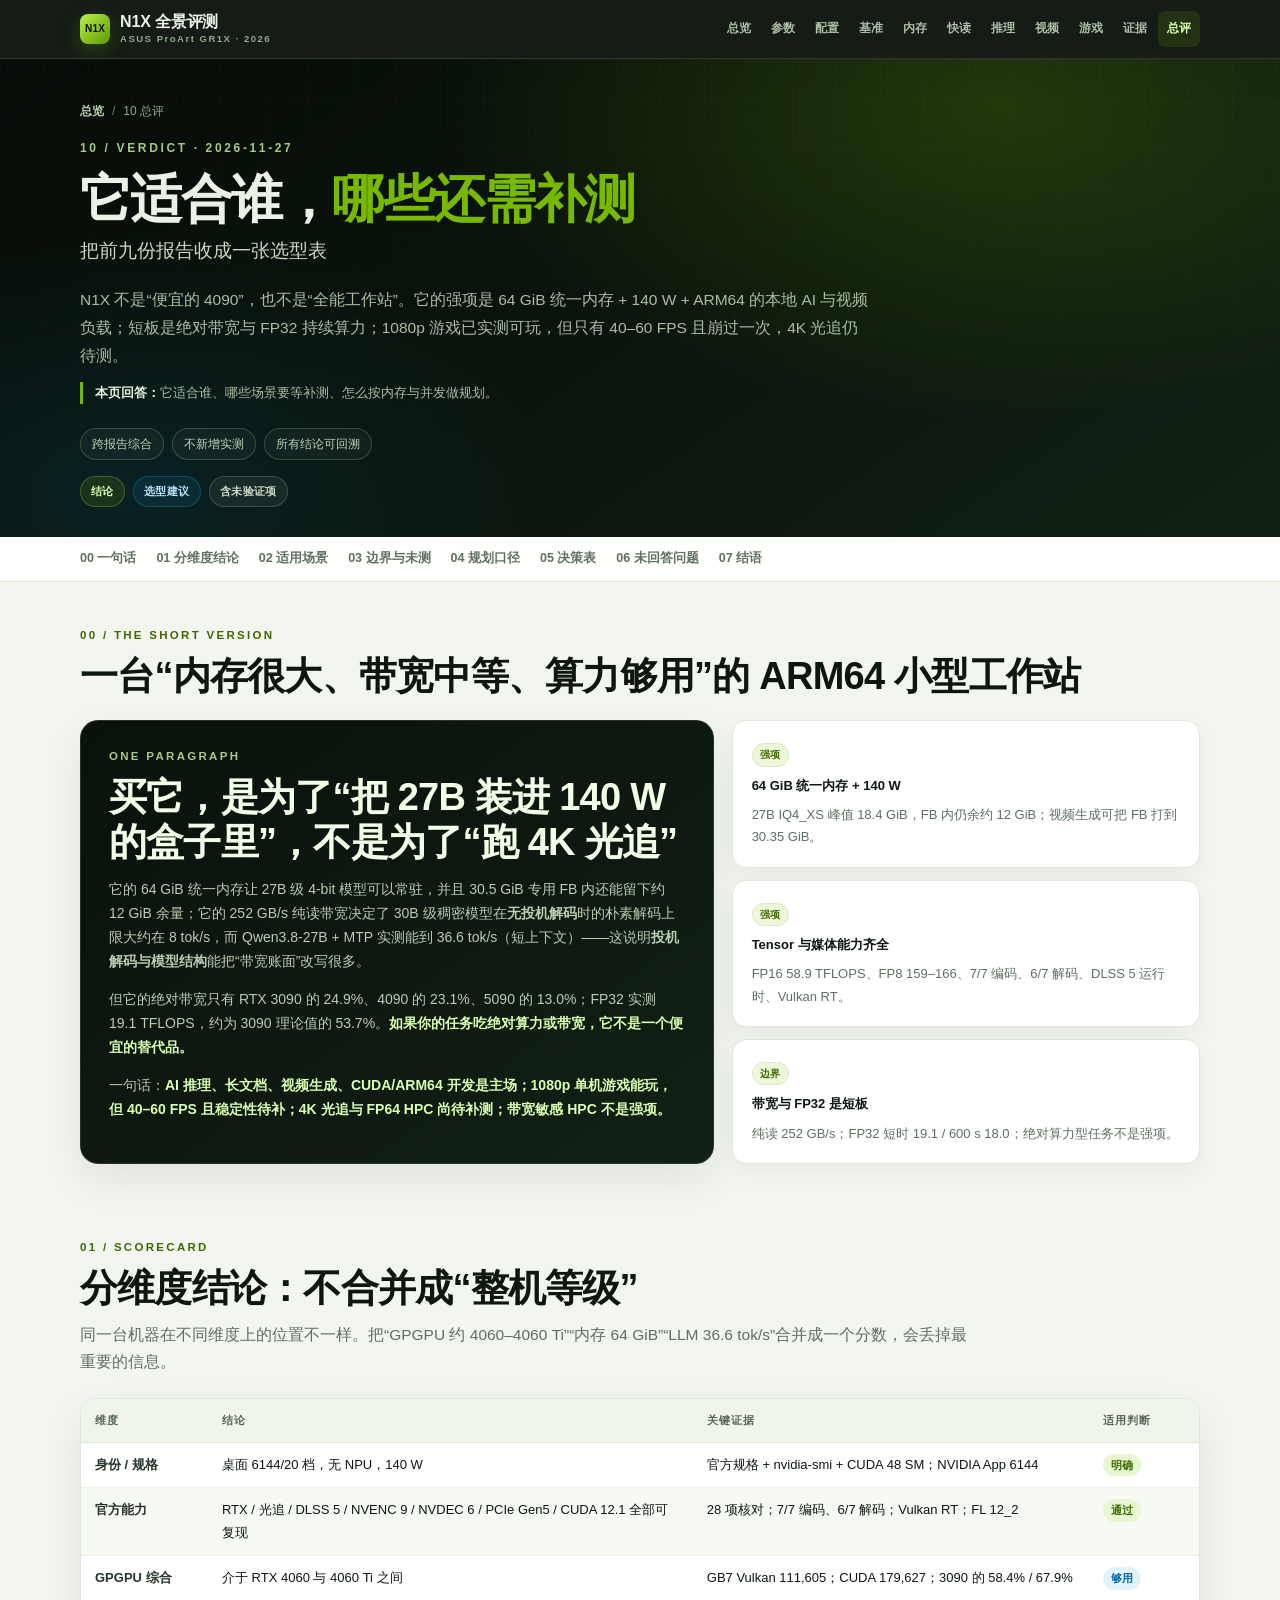
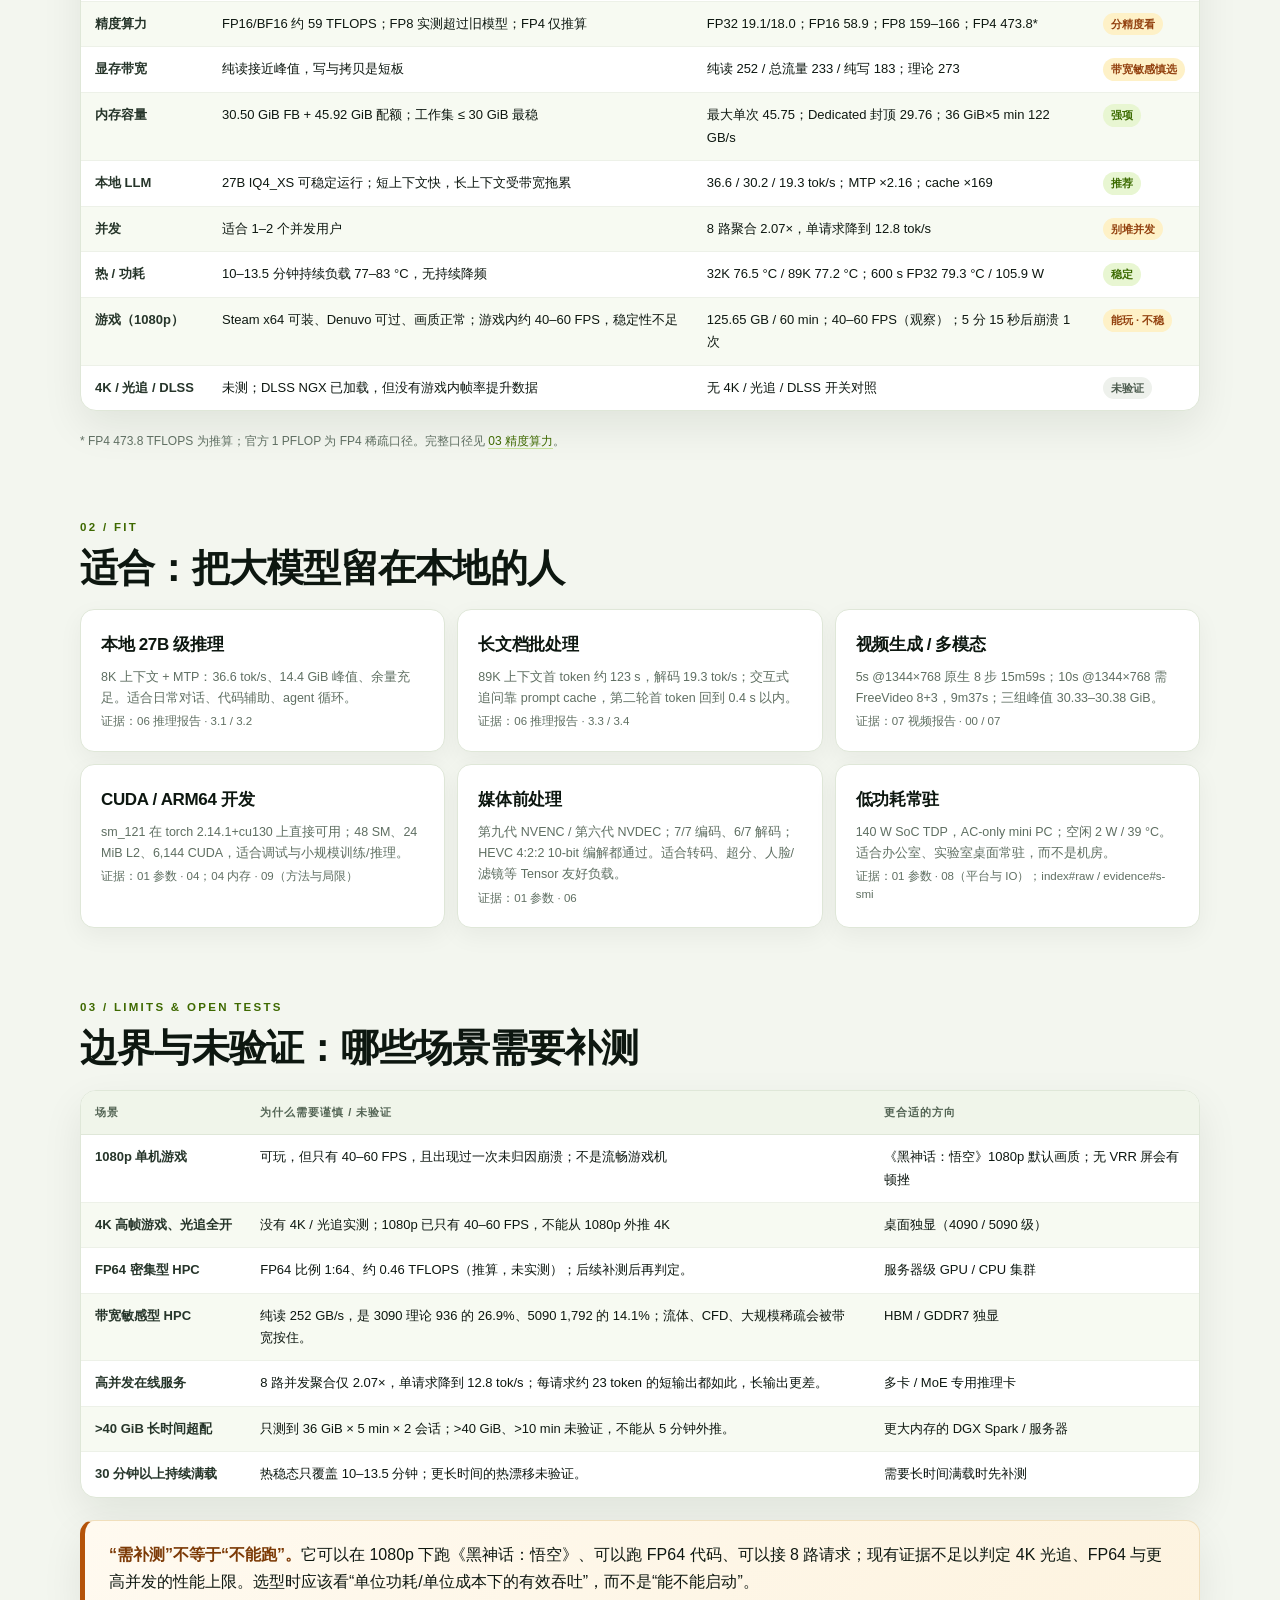
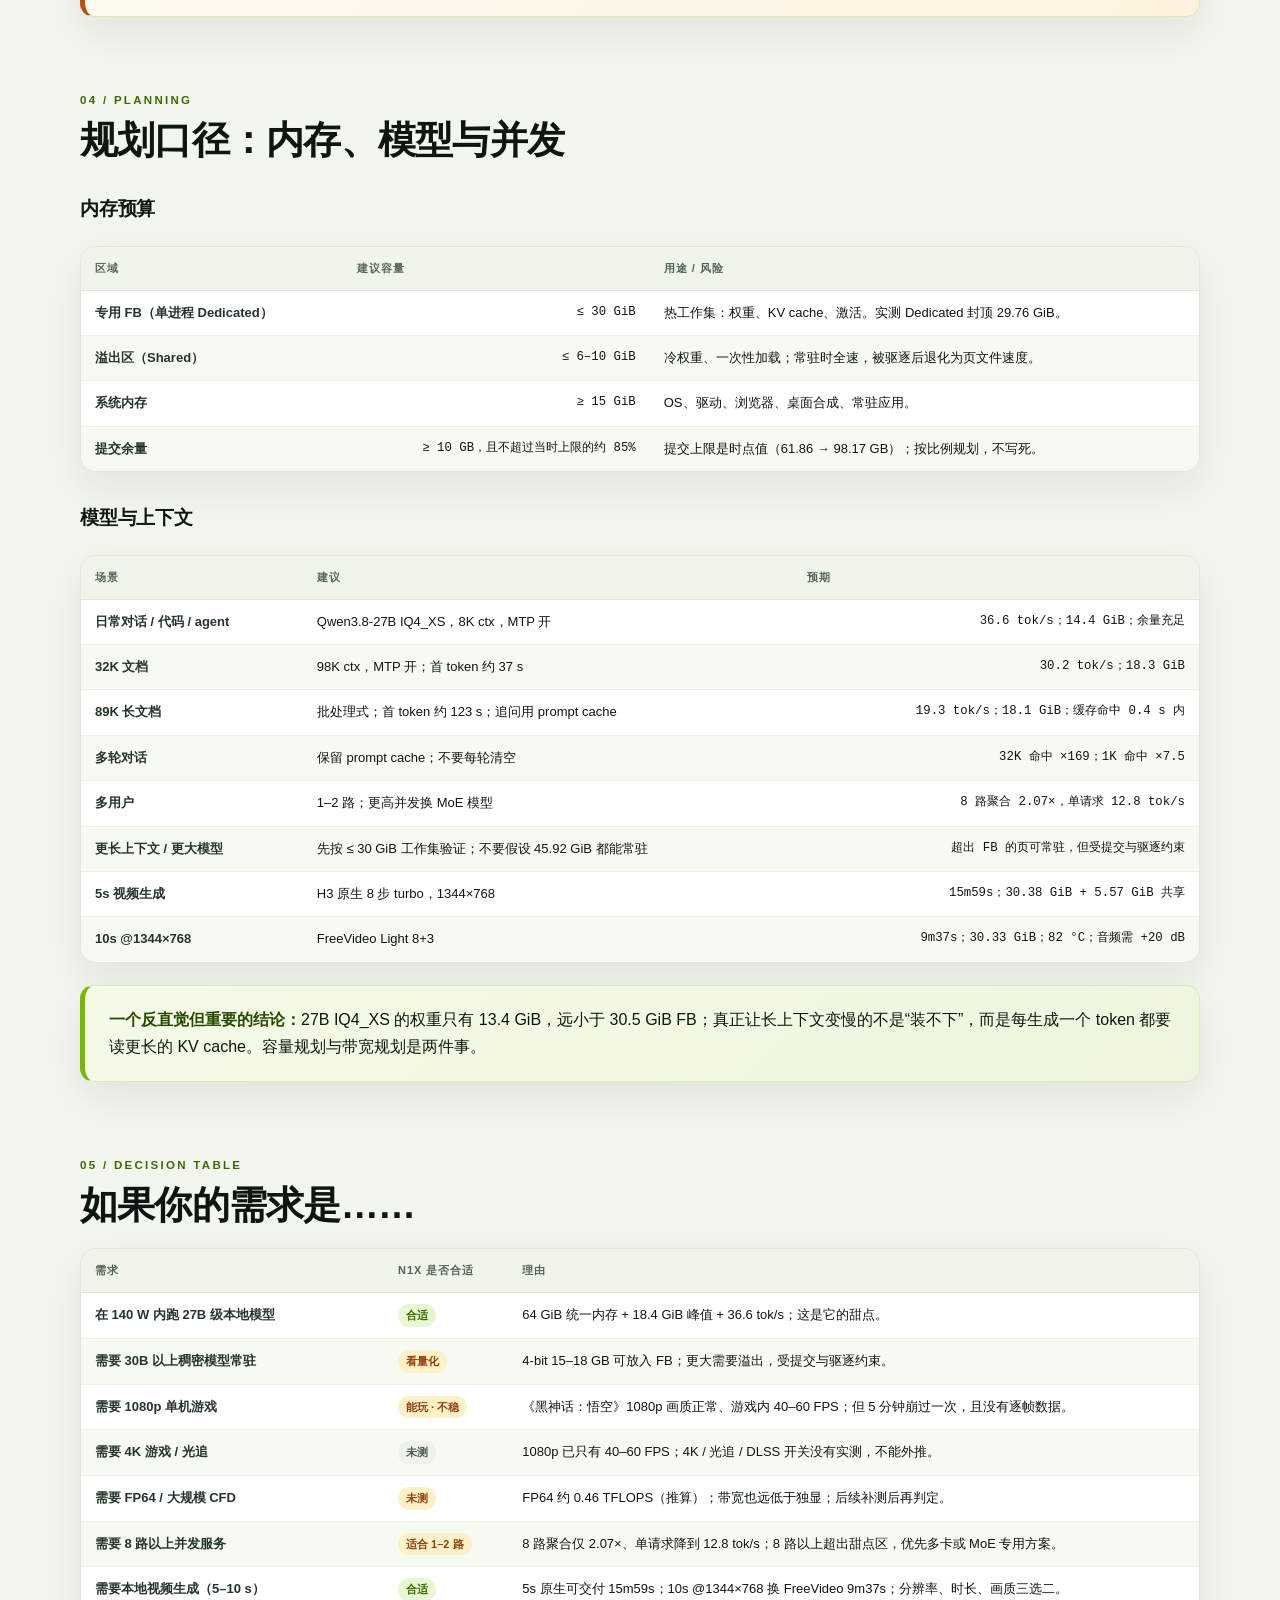
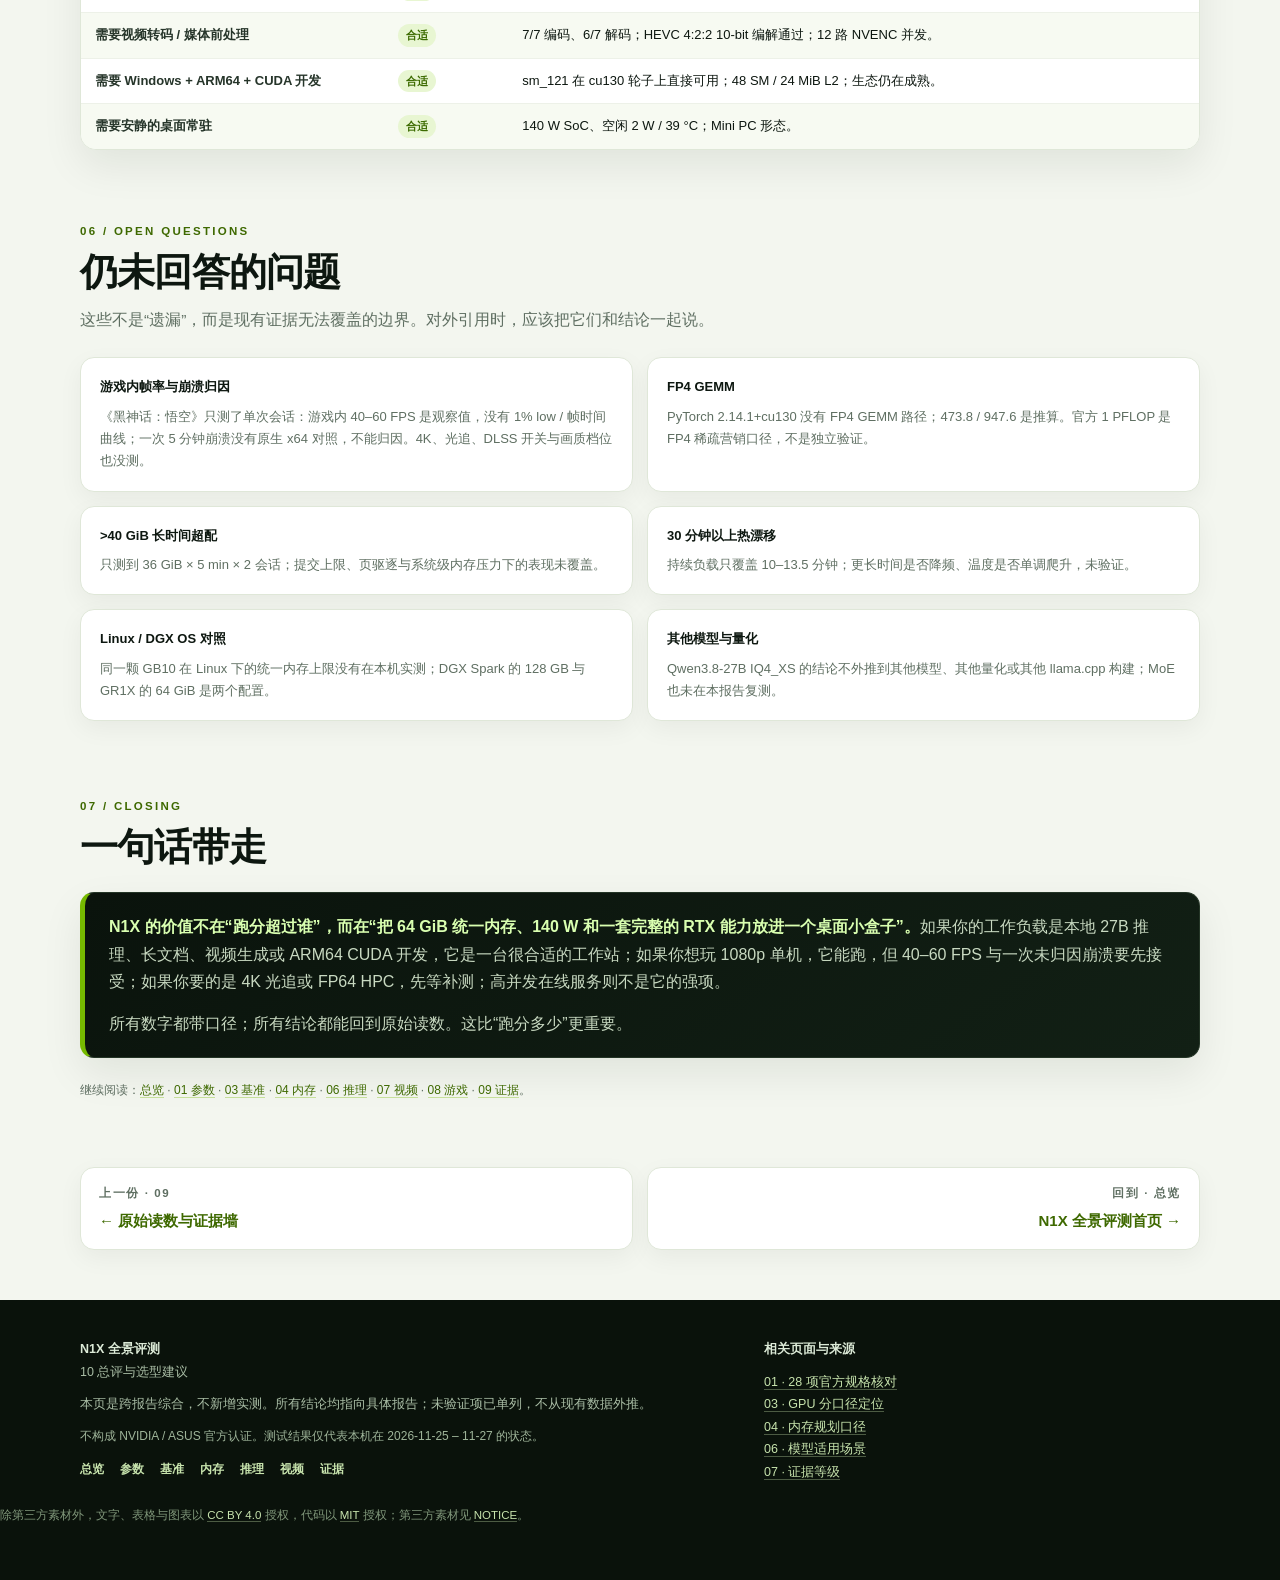
<file: verdict.html>
<!doctype html>
<html lang="zh-CN">
<head>
<meta charset="utf-8">
<meta http-equiv="Content-Security-Policy" content="default-src 'none'; script-src 'self'; style-src 'self' 'unsafe-inline'; img-src 'self' data:; font-src 'self'; connect-src 'none'; object-src 'none'; base-uri 'none'; form-action 'none'; frame-src 'none'">
<meta name="viewport" content="width=device-width,initial-scale=1">
<title>10 总评与选型建议 · N1X 全景评测</title>
<meta name="description" content="RTX Spark N1X / ASUS GR1X 的分维度结论、适用场景与待补测边界、内存预算、模型与并发建议，以及仍未回答的问题。">
<link rel="stylesheet" href="assets/site.css">
<link rel="icon" href="assets/favicon.svg" type="image/svg+xml">
</head>
<body>
<a class="skip-link" href="#main">跳到正文</a>
<div class="progress-bar" aria-hidden="true"></div>

<header class="topbar">
  <div class="wrap">
    <a class="brand" href="index.html"><span class="mark">N1X</span><span>N1X 全景评测<small>ASUS ProArt GR1X · 2026</small></span></a>
    <button class="nav-toggle" type="button" aria-expanded="false" aria-controls="site-nav">目录</button>
    <nav class="nav" id="site-nav" aria-label="站点导航">
      <a href="index.html">总览</a>
      <a href="spec.html">参数</a>
      <a href="nvidia-app.html">配置</a>
      <a href="benchmark.html">基准</a>
      <a href="memory.html">内存</a>
      <a href="memory-story.html">快读</a>
      <a href="qwen.html">推理</a>
      <a href="h3.html">视频</a>
      <a href="wukong.html">游戏</a>
      <a href="evidence.html">证据</a>
      <a href="verdict.html" class="active">总评</a>
    </nav>
  </div>
</header>

<header class="hero compact">
  <div class="wrap">
    <div class="crumbs"><a href="index.html">总览</a><span class="sep">/</span><span>10 总评</span></div>
    <div class="eyebrow">10 / Verdict · 2026-11-27</div>
    <h1>它适合谁，<span>哪些还需补测</span></h1>
    <p class="sub">把前九份报告收成一张选型表</p>
    <p class="lede">N1X 不是“便宜的 4090”，也不是“全能工作站”。它的强项是 64 GiB 统一内存 + 140 W + ARM64 的本地 AI 与视频负载；短板是绝对带宽与 FP32 持续算力；1080p 游戏已实测可玩，但只有 40–60 FPS 且崩过一次，4K 光追仍待测。</p>
    <p class="page-q"><b>本页回答：</b>它适合谁、哪些场景要等补测、怎么按内存与并发做规划。</p>
    <div class="meta">
      <span>跨报告综合</span><span>不新增实测</span><span>所有结论可回溯</span>
    </div>
    <div class="roles"><span class="role-pill">结论</span><span class="role-pill alt">选型建议</span><span class="role-pill gray">含未验证项</span></div>
  </div>
</header>

<nav class="toc" aria-label="本页目录">
  <div class="wrap">
    <a href="#s-tldr">00 一句话</a><a href="#s-scorecard">01 分维度结论</a><a href="#s-fit">02 适用场景</a>
    <a href="#s-unfit">03 边界与未测</a><a href="#budget">04 规划口径</a><a href="#s-decide">05 决策表</a>
    <a href="#open">06 未回答问题</a><a href="#s-close">07 结语</a>
  </div>
</nav>

<main class="wrap" id="main">

<section id="s-tldr">
  <div class="kicker">00 / The short version</div>
  <h2>一台“内存很大、带宽中等、算力够用”的 ARM64 小型工作站</h2>
  <div class="verdict-grid">
    <div class="verdict-main">
      <div class="kicker">One paragraph</div>
      <h2>买它，是为了“把 27B 装进 140 W 的盒子里”，不是为了“跑 4K 光追”</h2>
      <p>它的 64 GiB 统一内存让 27B 级 4-bit 模型可以常驻，并且 30.5 GiB 专用 FB 内还能留下约 12 GiB 余量；它的 252 GB/s 纯读带宽决定了 30B 级稠密模型在<b>无投机解码</b>时的朴素解码上限大约在 8 tok/s，而 Qwen3.8-27B + MTP 实测能到 36.6 tok/s（短上下文）——这说明<b>投机解码与模型结构</b>能把“带宽账面”改写很多。</p>
      <p>但它的绝对带宽只有 RTX 3090 的 24.9%、4090 的 23.1%、5090 的 13.0%；FP32 实测 19.1 TFLOPS，约为 3090 理论值的 53.7%。<strong>如果你的任务吃绝对算力或带宽，它不是一个便宜的替代品。</strong></p>
      <p style="margin-bottom:0">一句话：<strong>AI 推理、长文档、视频生成、CUDA/ARM64 开发是主场；1080p 单机游戏能玩，但 40–60 FPS 且稳定性待补；4K 光追与 FP64 HPC 尚待补测；带宽敏感 HPC 不是强项。</strong></p>
    </div>
    <div class="verdict-side">
      <div class="note-card"><span class="tag">强项</span><b>64 GiB 统一内存 + 140 W</b><p>27B IQ4_XS 峰值 18.4 GiB，FB 内仍余约 12 GiB；视频生成可把 FB 打到 30.35 GiB。</p></div>
      <div class="note-card"><span class="tag">强项</span><b>Tensor 与媒体能力齐全</b><p>FP16 58.9 TFLOPS、FP8 159–166、7/7 编码、6/7 解码、DLSS 5 运行时、Vulkan RT。</p></div>
      <div class="note-card"><span class="tag">边界</span><b>带宽与 FP32 是短板</b><p>纯读 252 GB/s；FP32 短时 19.1 / 600 s 18.0；绝对算力型任务不是强项。</p></div>
    </div>
  </div>
</section>

<section id="s-scorecard">
  <div class="kicker">01 / Scorecard</div>
  <h2>分维度结论：不合并成“整机等级”</h2>
  <p class="lead">同一台机器在不同维度上的位置不一样。把“GPGPU 约 4060–4060 Ti”“内存 64 GiB”“LLM 36.6 tok/s”合并成一个分数，会丢掉最重要的信息。</p>
  <div class="table-wrap">
    <table>
      <thead><tr><th>维度</th><th>结论</th><th>关键证据</th><th>适用判断</th></tr></thead>
      <tbody>
        <tr><td class="dim">身份 / 规格</td><td>桌面 6144/20 档，无 NPU，140 W</td><td>官方规格 + nvidia-smi + CUDA 48 SM；NVIDIA App 6144</td><td><span class="badge ok">明确</span></td></tr>
        <tr><td class="dim">官方能力</td><td>RTX / 光追 / DLSS 5 / NVENC 9 / NVDEC 6 / PCIe Gen5 / CUDA 12.1 全部可复现</td><td>28 项核对；7/7 编码、6/7 解码；Vulkan RT；FL 12_2</td><td><span class="badge ok">通过</span></td></tr>
        <tr><td class="dim">GPGPU 综合</td><td>介于 RTX 4060 与 4060 Ti 之间</td><td>GB7 Vulkan 111,605；CUDA 179,627；3090 的 58.4% / 67.9%</td><td><span class="badge info">够用</span></td></tr>
        <tr><td class="dim">精度算力</td><td>FP16/BF16 约 59 TFLOPS；FP8 实测超过旧模型；FP4 仅推算</td><td>FP32 19.1/18.0；FP16 58.9；FP8 159–166；FP4 473.8*</td><td><span class="badge warn">分精度看</span></td></tr>
        <tr><td class="dim">显存带宽</td><td>纯读接近峰值，写与拷贝是短板</td><td>纯读 252 / 总流量 233 / 纯写 183；理论 273</td><td><span class="badge warn">带宽敏感慎选</span></td></tr>
        <tr><td class="dim">内存容量</td><td>30.50 GiB FB + 45.92 GiB 配额；工作集 ≤ 30 GiB 最稳</td><td>最大单次 45.75；Dedicated 封顶 29.76；36 GiB×5 min 122 GB/s</td><td><span class="badge ok">强项</span></td></tr>
        <tr><td class="dim">本地 LLM</td><td>27B IQ4_XS 可稳定运行；短上下文快，长上下文受带宽拖累</td><td>36.6 / 30.2 / 19.3 tok/s；MTP ×2.16；cache ×169</td><td><span class="badge ok">推荐</span></td></tr>
        <tr><td class="dim">并发</td><td>适合 1–2 个并发用户</td><td>8 路聚合 2.07×，单请求降到 12.8 tok/s</td><td><span class="badge warn">别堆并发</span></td></tr>
        <tr><td class="dim">热 / 功耗</td><td>10–13.5 分钟持续负载 77–83 °C，无持续降频</td><td>32K 76.5 °C / 89K 77.2 °C；600 s FP32 79.3 °C / 105.9 W</td><td><span class="badge ok">稳定</span></td></tr>
        <tr><td class="dim">游戏（1080p）</td><td>Steam x64 可装、Denuvo 可过、画质正常；游戏内约 40–60 FPS，稳定性不足</td><td>125.65 GB / 60 min；40–60 FPS（观察）；5 分 15 秒后崩溃 1 次</td><td><span class="badge warn">能玩 · 不稳</span></td></tr>
        <tr><td class="dim">4K / 光追 / DLSS</td><td>未测；DLSS NGX 已加载，但没有游戏内帧率提升数据</td><td>无 4K / 光追 / DLSS 开关对照</td><td><span class="badge gray">未验证</span></td></tr>
      </tbody>
    </table>
  </div>
  <p class="small">* FP4 473.8 TFLOPS 为推算；官方 1 PFLOP 为 FP4 稀疏口径。完整口径见 <a href="benchmark.html#s-precision">03 精度算力</a>。</p>
</section>

<section id="s-fit">
  <div class="kicker">02 / Fit</div>
  <h2>适合：把大模型留在本地的人</h2>
  <div class="cards three">
    <div class="card" style="padding:20px"><b style="font-size:17px">本地 27B 级推理</b><span style="font-size:12.5px;line-height:1.7;margin-top:8px">8K 上下文 + MTP：36.6 tok/s、14.4 GiB 峰值、余量充足。适合日常对话、代码辅助、agent 循环。</span><span class="tool">证据：06 推理报告 · 3.1 / 3.2</span></div>
    <div class="card" style="padding:20px"><b style="font-size:17px">长文档批处理</b><span style="font-size:12.5px;line-height:1.7;margin-top:8px">89K 上下文首 token 约 123 s，解码 19.3 tok/s；交互式追问靠 prompt cache，第二轮首 token 回到 0.4 s 以内。</span><span class="tool">证据：06 推理报告 · 3.3 / 3.4</span></div>
    <div class="card" style="padding:20px"><b style="font-size:17px">视频生成 / 多模态</b><span style="font-size:12.5px;line-height:1.7;margin-top:8px">5s @1344×768 原生 8 步 15m59s；10s @1344×768 需 FreeVideo 8+3，9m37s；三组峰值 30.33–30.38 GiB。</span><span class="tool">证据：07 视频报告 · 00 / 07</span></div>
    <div class="card" style="padding:20px"><b style="font-size:17px">CUDA / ARM64 开发</b><span style="font-size:12.5px;line-height:1.7;margin-top:8px">sm_121 在 torch 2.14.1+cu130 上直接可用；48 SM、24 MiB L2、6,144 CUDA，适合调试与小规模训练/推理。</span><span class="tool">证据：01 参数 · 04；04 内存 · 09（方法与局限）</span></div>
    <div class="card" style="padding:20px"><b style="font-size:17px">媒体前处理</b><span style="font-size:12.5px;line-height:1.7;margin-top:8px">第九代 NVENC / 第六代 NVDEC；7/7 编码、6/7 解码；HEVC 4:2:2 10-bit 编解都通过。适合转码、超分、人脸/滤镜等 Tensor 友好负载。</span><span class="tool">证据：01 参数 · 06</span></div>
    <div class="card" style="padding:20px"><b style="font-size:17px">低功耗常驻</b><span style="font-size:12.5px;line-height:1.7;margin-top:8px">140 W SoC TDP，AC-only mini PC；空闲 2 W / 39 °C。适合办公室、实验室桌面常驻，而不是机房。</span><span class="tool">证据：01 参数 · 08（平台与 IO）；index#raw / evidence#s-smi</span></div>
  </div>
</section>

<section id="s-unfit">
  <div class="kicker">03 / Limits &amp; open tests</div>
  <h2>边界与未验证：哪些场景需要补测</h2>
  <div class="table-wrap">
    <table>
      <thead><tr><th>场景</th><th>为什么需要谨慎 / 未验证</th><th>更合适的方向</th></tr></thead>
      <tbody>
        <tr><td class="dim">1080p 单机游戏</td><td>可玩，但只有 40–60 FPS，且出现过一次未归因崩溃；不是流畅游戏机</td><td>《黑神话：悟空》1080p 默认画质；无 VRR 屏会有顿挫</td></tr>
        <tr><td class="dim">4K 高帧游戏、光追全开</td><td>没有 4K / 光追实测；1080p 已只有 40–60 FPS，不能从 1080p 外推 4K</td><td>桌面独显（4090 / 5090 级）</td></tr>
        <tr><td class="dim">FP64 密集型 HPC</td><td>FP64 比例 1:64、约 0.46 TFLOPS（推算，未实测）；后续补测后再判定。</td><td>服务器级 GPU / CPU 集群</td></tr>
        <tr><td class="dim">带宽敏感型 HPC</td><td>纯读 252 GB/s，是 3090 理论 936 的 26.9%、5090 1,792 的 14.1%；流体、CFD、大规模稀疏会被带宽按住。</td><td>HBM / GDDR7 独显</td></tr>
        <tr><td class="dim">高并发在线服务</td><td>8 路并发聚合仅 2.07×，单请求降到 12.8 tok/s；每请求约 23 token 的短输出都如此，长输出更差。</td><td>多卡 / MoE 专用推理卡</td></tr>
        <tr><td class="dim">&gt;40 GiB 长时间超配</td><td>只测到 36 GiB × 5 min × 2 会话；&gt;40 GiB、&gt;10 min 未验证，不能从 5 分钟外推。</td><td>更大内存的 DGX Spark / 服务器</td></tr>
        <tr><td class="dim">30 分钟以上持续满载</td><td>热稳态只覆盖 10–13.5 分钟；更长时间的热漂移未验证。</td><td>需要长时间满载时先补测</td></tr>
      </tbody>
    </table>
  </div>
  <div class="callout amber">
    <p><strong>“需补测”不等于“不能跑”。</strong>它可以在 1080p 下跑《黑神话：悟空》、可以跑 FP64 代码、可以接 8 路请求；现有证据不足以判定 4K 光追、FP64 与更高并发的性能上限。选型时应该看“单位功耗/单位成本下的有效吞吐”，而不是“能不能启动”。</p>
  </div>
</section>

<section id="budget">
  <div class="kicker">04 / Planning</div>
  <h2>规划口径：内存、模型与并发</h2>
  <h3>内存预算</h3>
  <div class="table-wrap">
    <table>
      <thead><tr><th>区域</th><th>建议容量</th><th>用途 / 风险</th></tr></thead>
      <tbody>
        <tr><td class="dim">专用 FB（单进程 Dedicated）</td><td class="num">≤ 30 GiB</td><td>热工作集：权重、KV cache、激活。实测 Dedicated 封顶 29.76 GiB。</td></tr>
        <tr><td class="dim">溢出区（Shared）</td><td class="num">≤ 6–10 GiB</td><td>冷权重、一次性加载；常驻时全速，被驱逐后退化为页文件速度。</td></tr>
        <tr><td class="dim">系统内存</td><td class="num">≥ 15 GiB</td><td>OS、驱动、浏览器、桌面合成、常驻应用。</td></tr>
        <tr><td class="dim">提交余量</td><td class="num">≥ 10 GB，且不超过当时上限的约 85%</td><td>提交上限是时点值（61.86 → 98.17 GB）；按比例规划，不写死。</td></tr>
      </tbody>
    </table>
  </div>
  <h3>模型与上下文</h3>
  <div class="table-wrap">
    <table>
      <thead><tr><th>场景</th><th>建议</th><th>预期</th></tr></thead>
      <tbody>
        <tr><td class="dim">日常对话 / 代码 / agent</td><td>Qwen3.8-27B IQ4_XS，8K ctx，MTP 开</td><td class="num">36.6 tok/s；14.4 GiB；余量充足</td></tr>
        <tr><td class="dim">32K 文档</td><td>98K ctx，MTP 开；首 token 约 37 s</td><td class="num">30.2 tok/s；18.3 GiB</td></tr>
        <tr><td class="dim">89K 长文档</td><td>批处理式；首 token 约 123 s；追问用 prompt cache</td><td class="num">19.3 tok/s；18.1 GiB；缓存命中 0.4 s 内</td></tr>
        <tr><td class="dim">多轮对话</td><td>保留 prompt cache；不要每轮清空</td><td class="num">32K 命中 ×169；1K 命中 ×7.5</td></tr>
        <tr><td class="dim">多用户</td><td>1–2 路；更高并发换 MoE 模型</td><td class="num">8 路聚合 2.07×，单请求 12.8 tok/s</td></tr>
        <tr><td class="dim">更长上下文 / 更大模型</td><td>先按 ≤ 30 GiB 工作集验证；不要假设 45.92 GiB 都能常驻</td><td class="num">超出 FB 的页可常驻，但受提交与驱逐约束</td></tr>
        <tr><td class="dim">5s 视频生成</td><td>H3 原生 8 步 turbo，1344×768</td><td class="num">15m59s；30.38 GiB + 5.57 GiB 共享</td></tr>
        <tr><td class="dim">10s @1344×768</td><td>FreeVideo Light 8+3</td><td class="num">9m37s；30.33 GiB；82 °C；音频需 +20 dB</td></tr>
      </tbody>
    </table>
  </div>
  <div class="callout">
    <p><strong>一个反直觉但重要的结论：</strong>27B IQ4_XS 的权重只有 13.4 GiB，远小于 30.5 GiB FB；真正让长上下文变慢的不是“装不下”，而是每生成一个 token 都要读更长的 KV cache。容量规划与带宽规划是两件事。</p>
  </div>
</section>

<section id="s-decide">
  <div class="kicker">05 / Decision table</div>
  <h2>如果你的需求是……</h2>
  <div class="table-wrap">
    <table>
      <thead><tr><th>需求</th><th>N1X 是否合适</th><th>理由</th></tr></thead>
      <tbody>
        <tr><td class="dim">在 140 W 内跑 27B 级本地模型</td><td><span class="badge ok">合适</span></td><td>64 GiB 统一内存 + 18.4 GiB 峰值 + 36.6 tok/s；这是它的甜点。</td></tr>
        <tr><td class="dim">需要 30B 以上稠密模型常驻</td><td><span class="badge warn">看量化</span></td><td>4-bit 15–18 GB 可放入 FB；更大需要溢出，受提交与驱逐约束。</td></tr>
        <tr><td class="dim">需要 1080p 单机游戏</td><td><span class="badge warn">能玩 · 不稳</span></td><td>《黑神话：悟空》1080p 画质正常、游戏内 40–60 FPS；但 5 分钟崩过一次，且没有逐帧数据。</td></tr>
        <tr><td class="dim">需要 4K 游戏 / 光追</td><td><span class="badge gray">未测</span></td><td>1080p 已只有 40–60 FPS；4K / 光追 / DLSS 开关没有实测，不能外推。</td></tr>
        <tr><td class="dim">需要 FP64 / 大规模 CFD</td><td><span class="badge warn">未测</span></td><td>FP64 约 0.46 TFLOPS（推算）；带宽也远低于独显；后续补测后再判定。</td></tr>
        <tr><td class="dim">需要 8 路以上并发服务</td><td><span class="badge warn">适合 1–2 路</span></td><td>8 路聚合仅 2.07×、单请求降到 12.8 tok/s；8 路以上超出甜点区，优先多卡或 MoE 专用方案。</td></tr>
        <tr><td class="dim">需要本地视频生成（5–10 s）</td><td><span class="badge ok">合适</span></td><td>5s 原生可交付 15m59s；10s @1344×768 换 FreeVideo 9m37s；分辨率、时长、画质三选二。</td></tr>
        <tr><td class="dim">需要视频转码 / 媒体前处理</td><td><span class="badge ok">合适</span></td><td>7/7 编码、6/7 解码；HEVC 4:2:2 10-bit 编解通过；12 路 NVENC 并发。</td></tr>
        <tr><td class="dim">需要 Windows + ARM64 + CUDA 开发</td><td><span class="badge ok">合适</span></td><td>sm_121 在 cu130 轮子上直接可用；48 SM / 24 MiB L2；生态仍在成熟。</td></tr>
        <tr><td class="dim">需要安静的桌面常驻</td><td><span class="badge ok">合适</span></td><td>140 W SoC、空闲 2 W / 39 °C；Mini PC 形态。</td></tr>
      </tbody>
    </table>
  </div>
</section>

<section id="open">
  <div class="kicker">06 / Open questions</div>
  <h2>仍未回答的问题</h2>
  <p class="lead">这些不是“遗漏”，而是现有证据无法覆盖的边界。对外引用时，应该把它们和结论一起说。</p>
  <div class="notes two">
    <div class="note-card"><b>游戏内帧率与崩溃归因</b><p>《黑神话：悟空》只测了单次会话：游戏内 40–60 FPS 是观察值，没有 1% low / 帧时间曲线；一次 5 分钟崩溃没有原生 x64 对照，不能归因。4K、光追、DLSS 开关与画质档位也没测。</p></div>
    <div class="note-card"><b>FP4 GEMM</b><p>PyTorch 2.14.1+cu130 没有 FP4 GEMM 路径；473.8 / 947.6 是推算。官方 1 PFLOP 是 FP4 稀疏营销口径，不是独立验证。</p></div>
    <div class="note-card"><b>&gt;40 GiB 长时间超配</b><p>只测到 36 GiB × 5 min × 2 会话；提交上限、页驱逐与系统级内存压力下的表现未覆盖。</p></div>
    <div class="note-card"><b>30 分钟以上热漂移</b><p>持续负载只覆盖 10–13.5 分钟；更长时间是否降频、温度是否单调爬升，未验证。</p></div>
    <div class="note-card"><b>Linux / DGX OS 对照</b><p>同一颗 GB10 在 Linux 下的统一内存上限没有在本机实测；DGX Spark 的 128 GB 与 GR1X 的 64 GiB 是两个配置。</p></div>
    <div class="note-card"><b>其他模型与量化</b><p>Qwen3.8-27B IQ4_XS 的结论不外推到其他模型、其他量化或其他 llama.cpp 构建；MoE 也未在本报告复测。</p></div>
  </div>
</section>

<section id="s-close">
  <div class="kicker">07 / Closing</div>
  <h2>一句话带走</h2>
  <div class="callout dark">
    <p><strong>N1X 的价值不在“跑分超过谁”，而在“把 64 GiB 统一内存、140 W 和一套完整的 RTX 能力放进一个桌面小盒子”。</strong>如果你的工作负载是本地 27B 推理、长文档、视频生成或 ARM64 CUDA 开发，它是一台很合适的工作站；如果你想玩 1080p 单机，它能跑，但 40–60 FPS 与一次未归因崩溃要先接受；如果你要的是 4K 光追或 FP64 HPC，先等补测；高并发在线服务则不是它的强项。</p>
    <p style="margin-bottom:0">所有数字都带口径；所有结论都能回到原始读数。这比“跑分多少”更重要。</p>
  </div>
  <p class="small">继续阅读：<a href="index.html">总览</a> · <a href="spec.html">01 参数</a> · <a href="benchmark.html">03 基准</a> · <a href="memory.html">04 内存</a> · <a href="qwen.html">06 推理</a> · <a href="h3.html">07 视频</a> · <a href="wukong.html">08 游戏</a> · <a href="evidence.html">09 证据</a>。</p>
</section>

<div class="page-nav">
  <a href="evidence.html"><span class="label">上一份 · 09</span><b>← 原始读数与证据墙</b></a>
  <a class="next" href="index.html"><span class="label">回到 · 总览</span><b>N1X 全景评测首页 →</b></a>
</div>

</main>

<footer>
  <div class="wrap">
    <div>
      <p><b>N1X 全景评测</b><br>10 总评与选型建议</p>
      <p>本页是跨报告综合，不新增实测。所有结论均指向具体报告；未验证项已单列，不从现有数据外推。</p>
      <p class="small">不构成 NVIDIA / ASUS 官方认证。测试结果仅代表本机在 2026-11-25 – 11-27 的状态。</p>
      <div class="foot-links"><a href="index.html">总览</a><a href="spec.html">参数</a><a href="benchmark.html">基准</a><a href="memory.html">内存</a><a href="qwen.html">推理</a><a href="h3.html">视频</a><a href="evidence.html">证据</a></div>
    </div>
    <div class="src-list">
      <p><b>相关页面与来源</b></p>
      <p><a href="spec.html#compare">01 · 28 项官方规格核对</a><br>
      <a href="benchmark.html#s-conclusion">03 · GPU 分口径定位</a><br>
      <a href="memory.html#advice">04 · 内存规划口径</a><br>
      <a href="qwen.html#discussion">06 · 模型适用场景</a><br>
      <a href="evidence.html#s-levels">07 · 证据等级</a></p>
    </div>
  </div>
  <p class="foot-note">除第三方素材外，文字、表格与图表以 <a href="LICENSE-CONTENT">CC BY 4.0</a> 授权，代码以 <a href="LICENSE">MIT</a> 授权；第三方素材见 <a href="NOTICE">NOTICE</a>。</p>
</footer>
<script src="assets/site.js"></script>
</body>
</html>
</file>
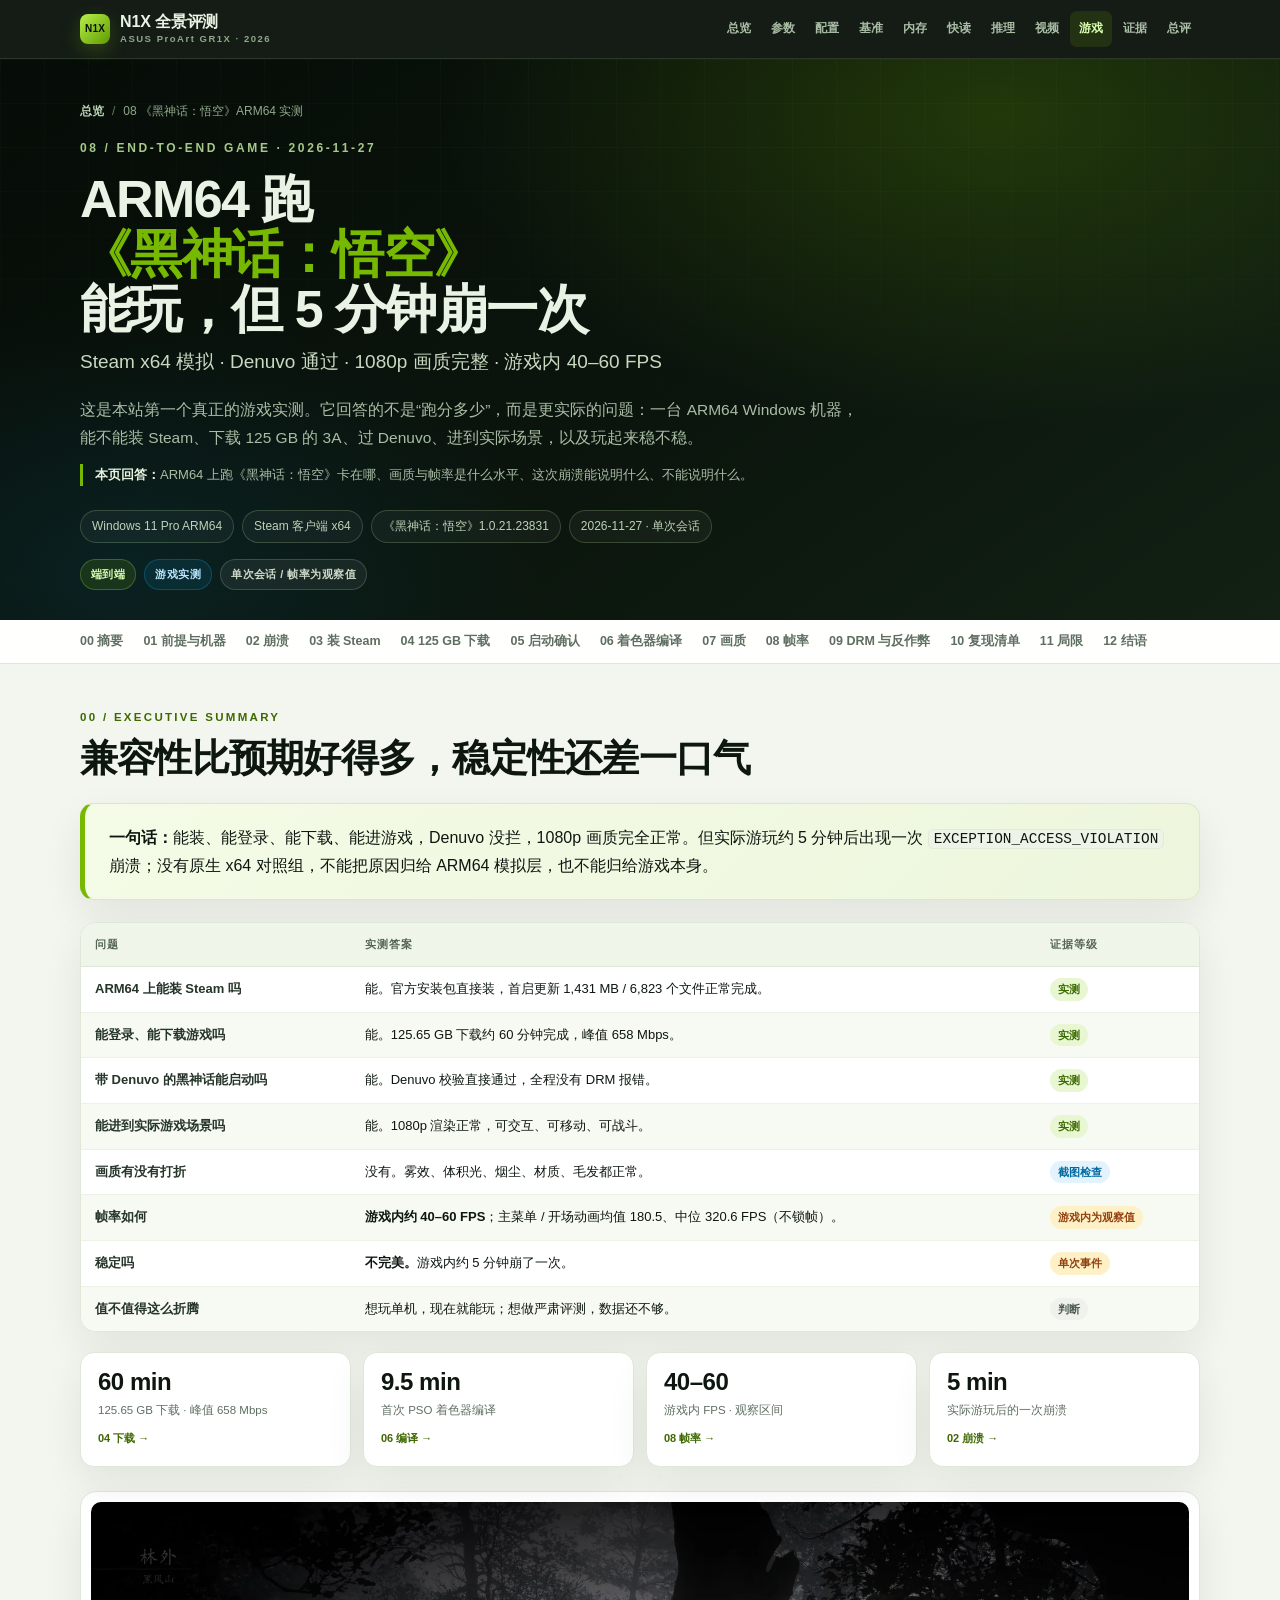
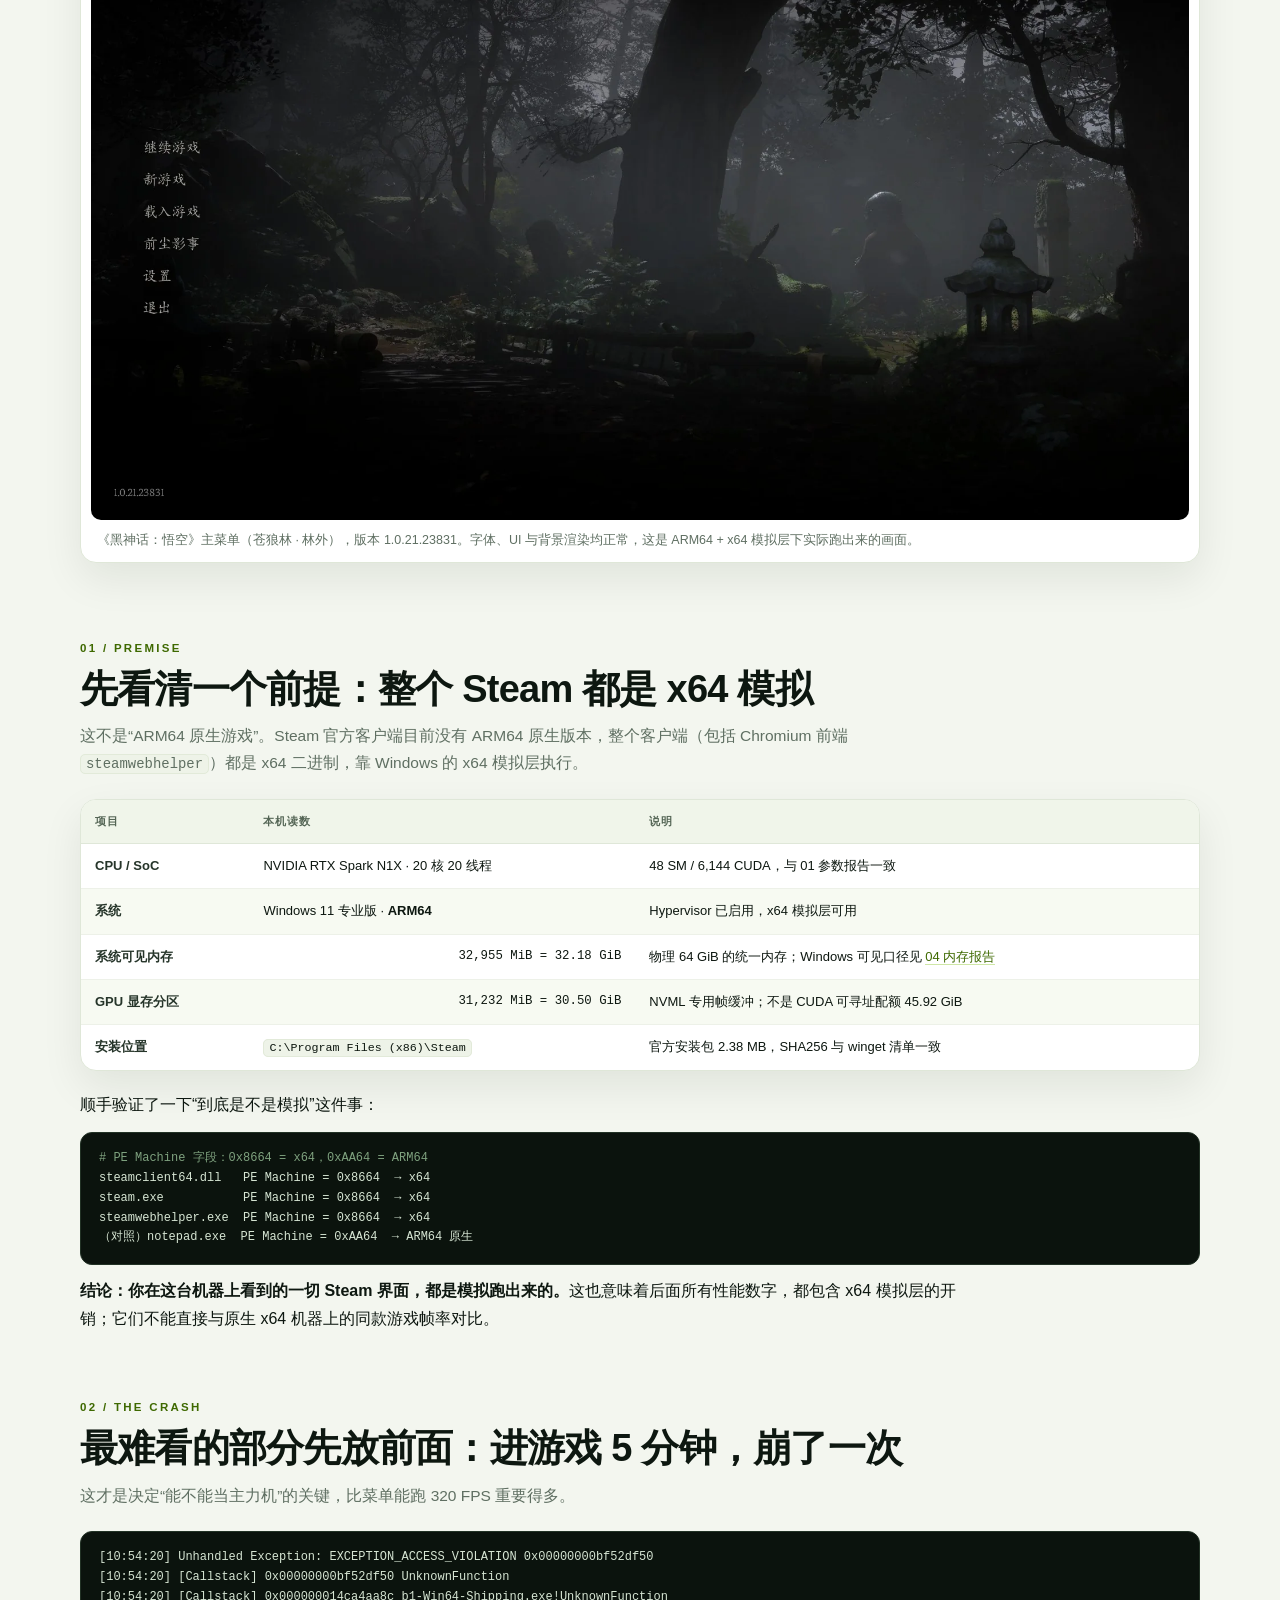
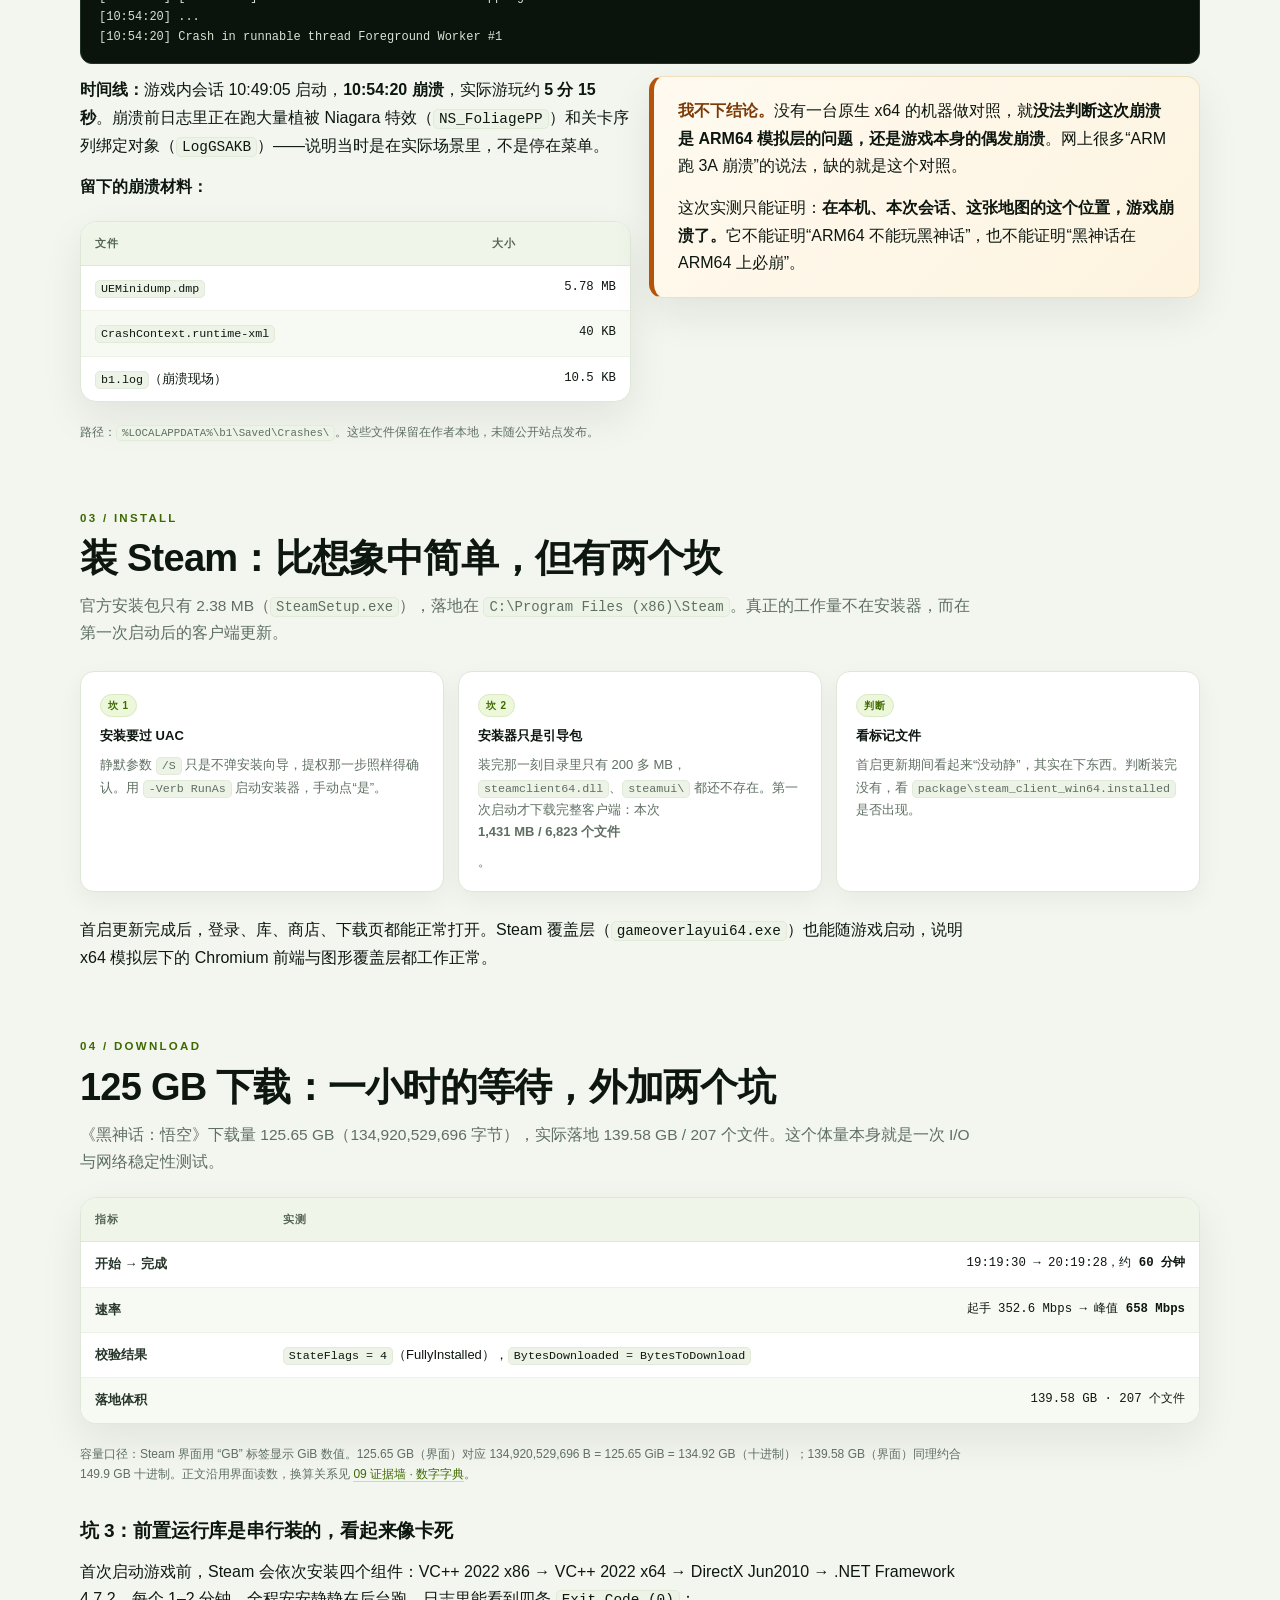
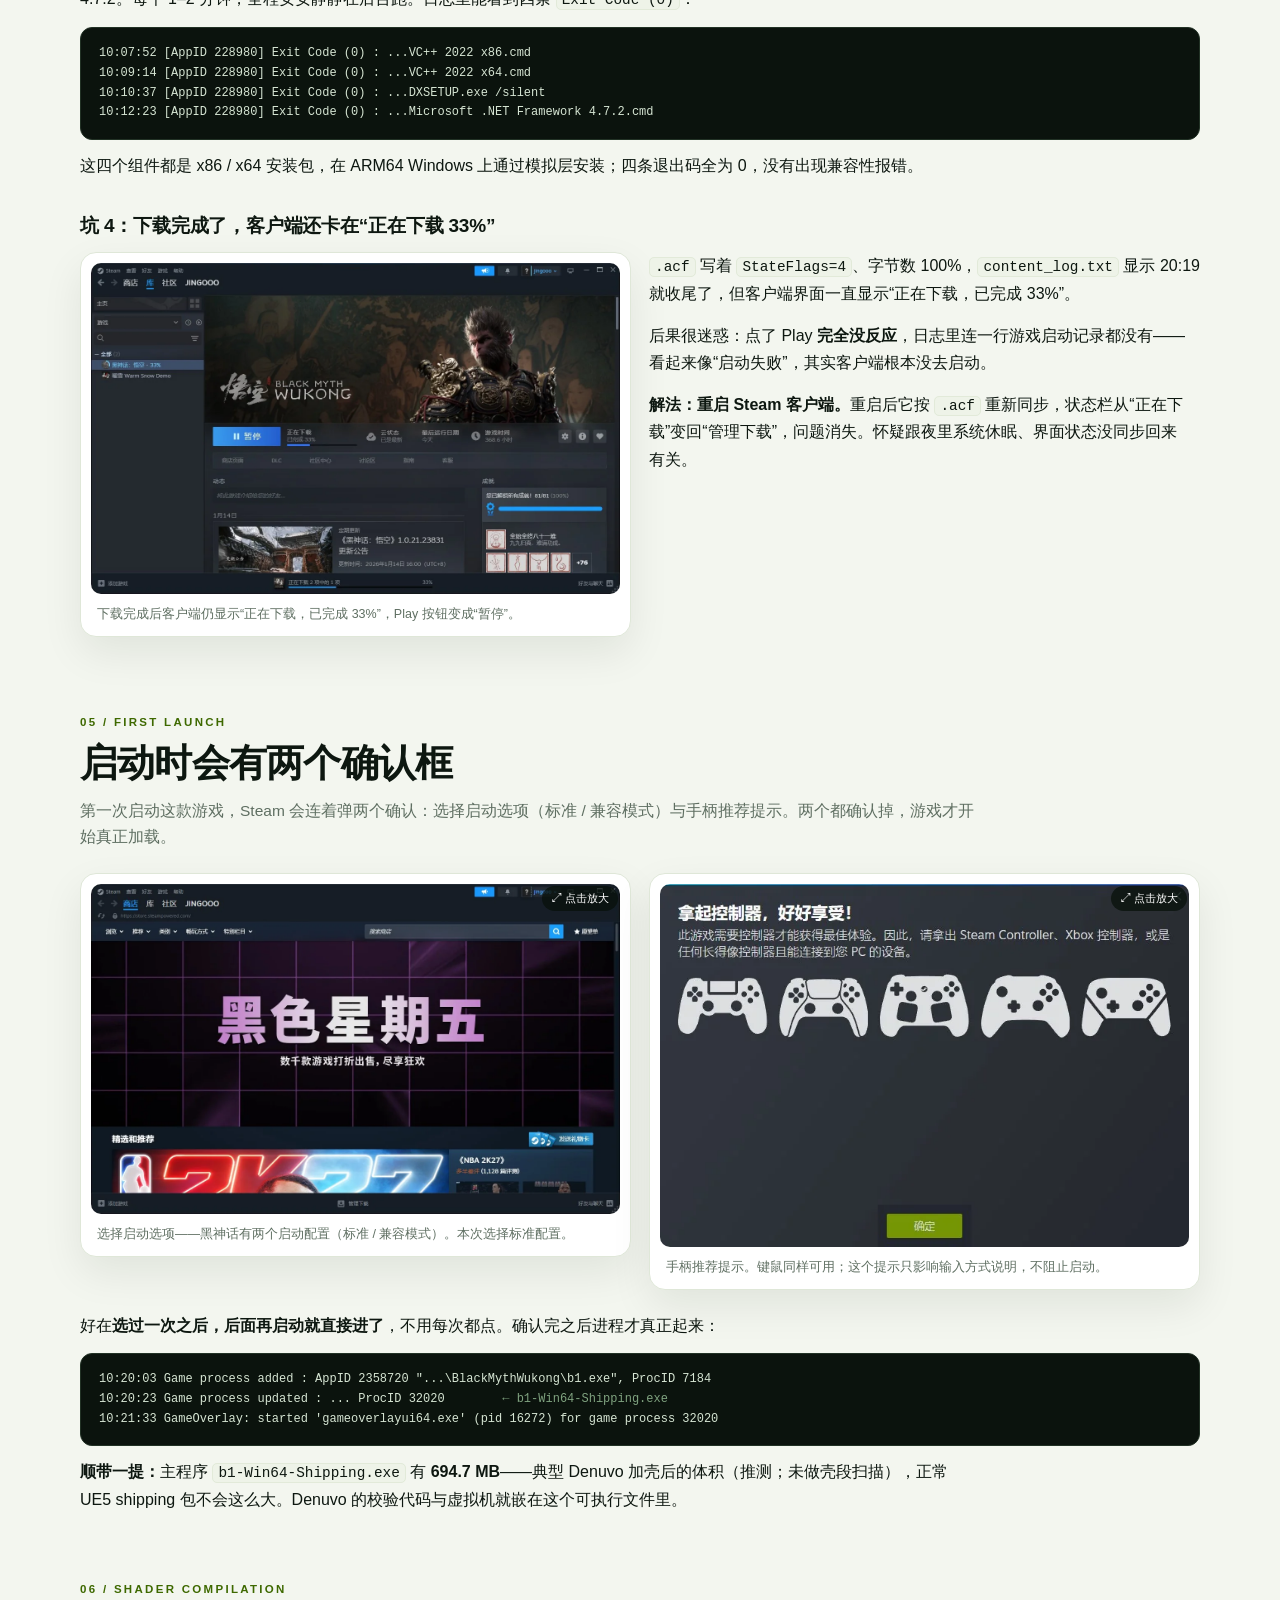
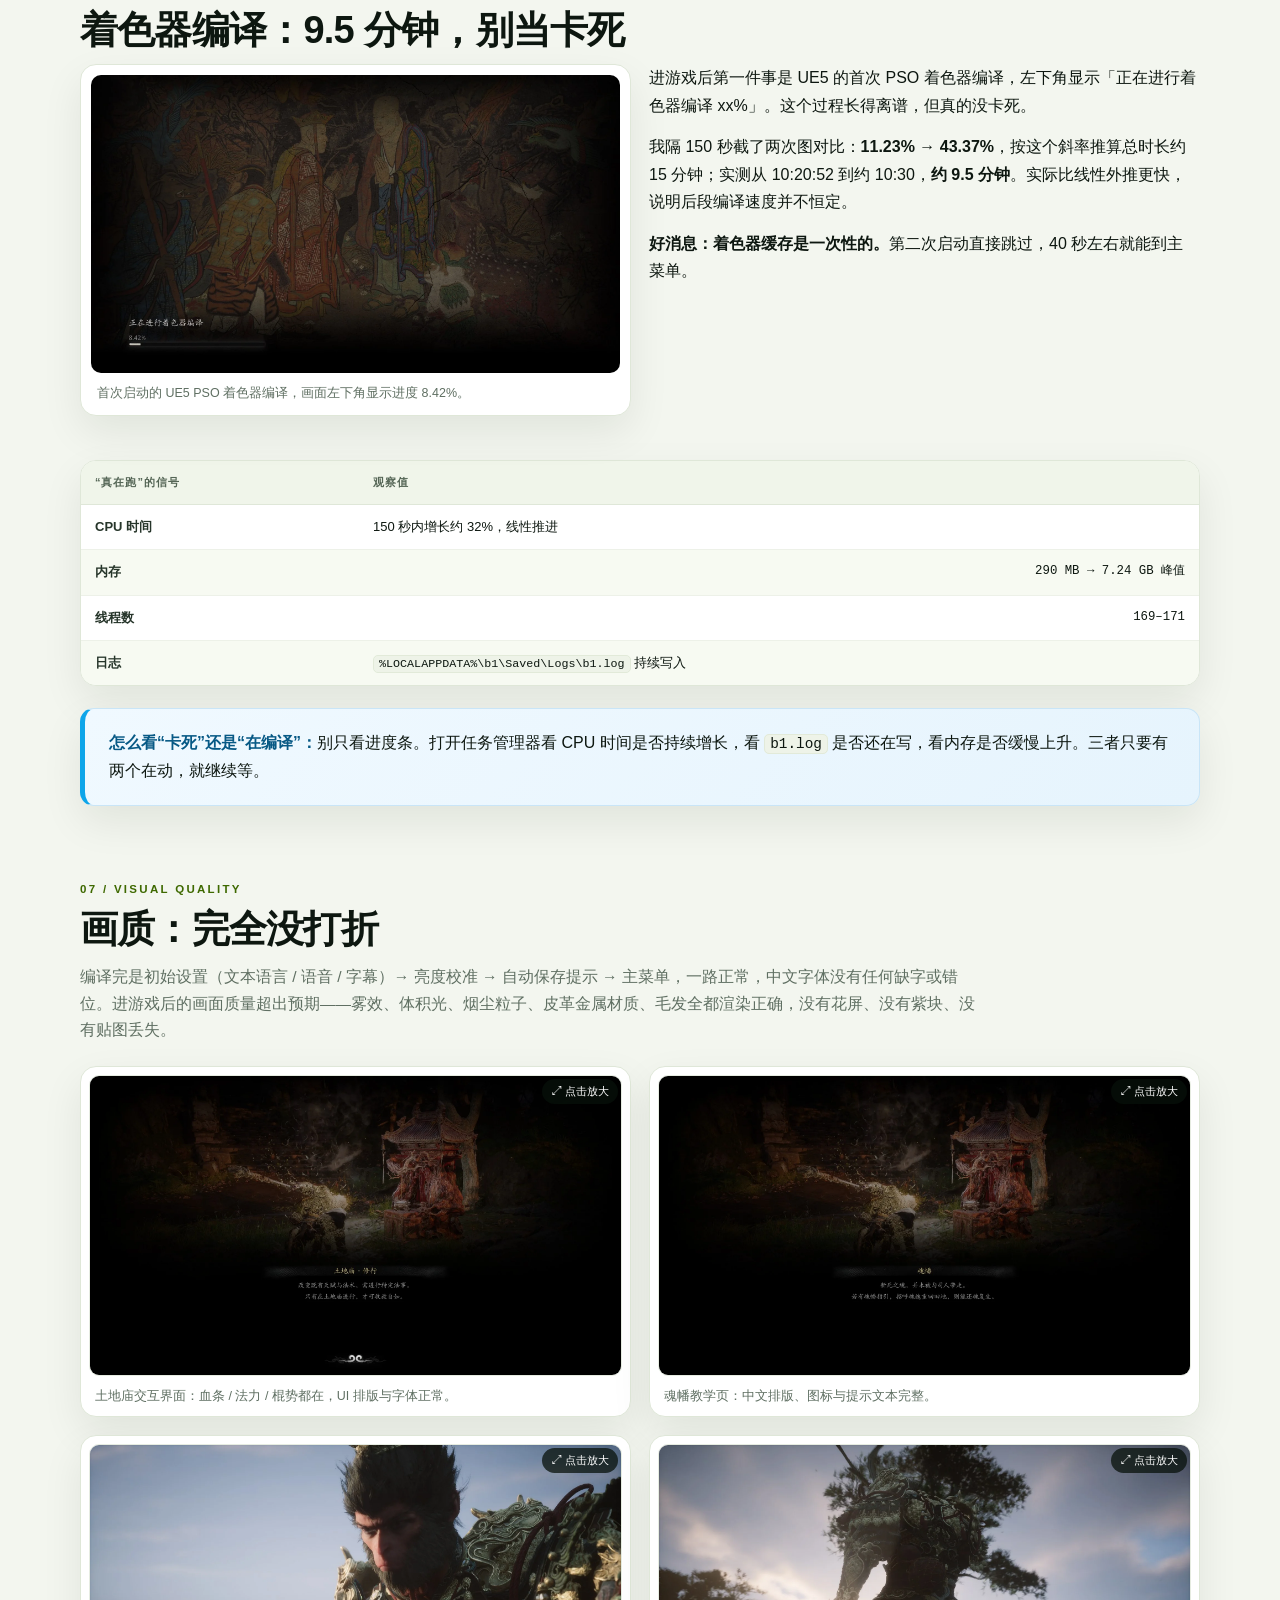
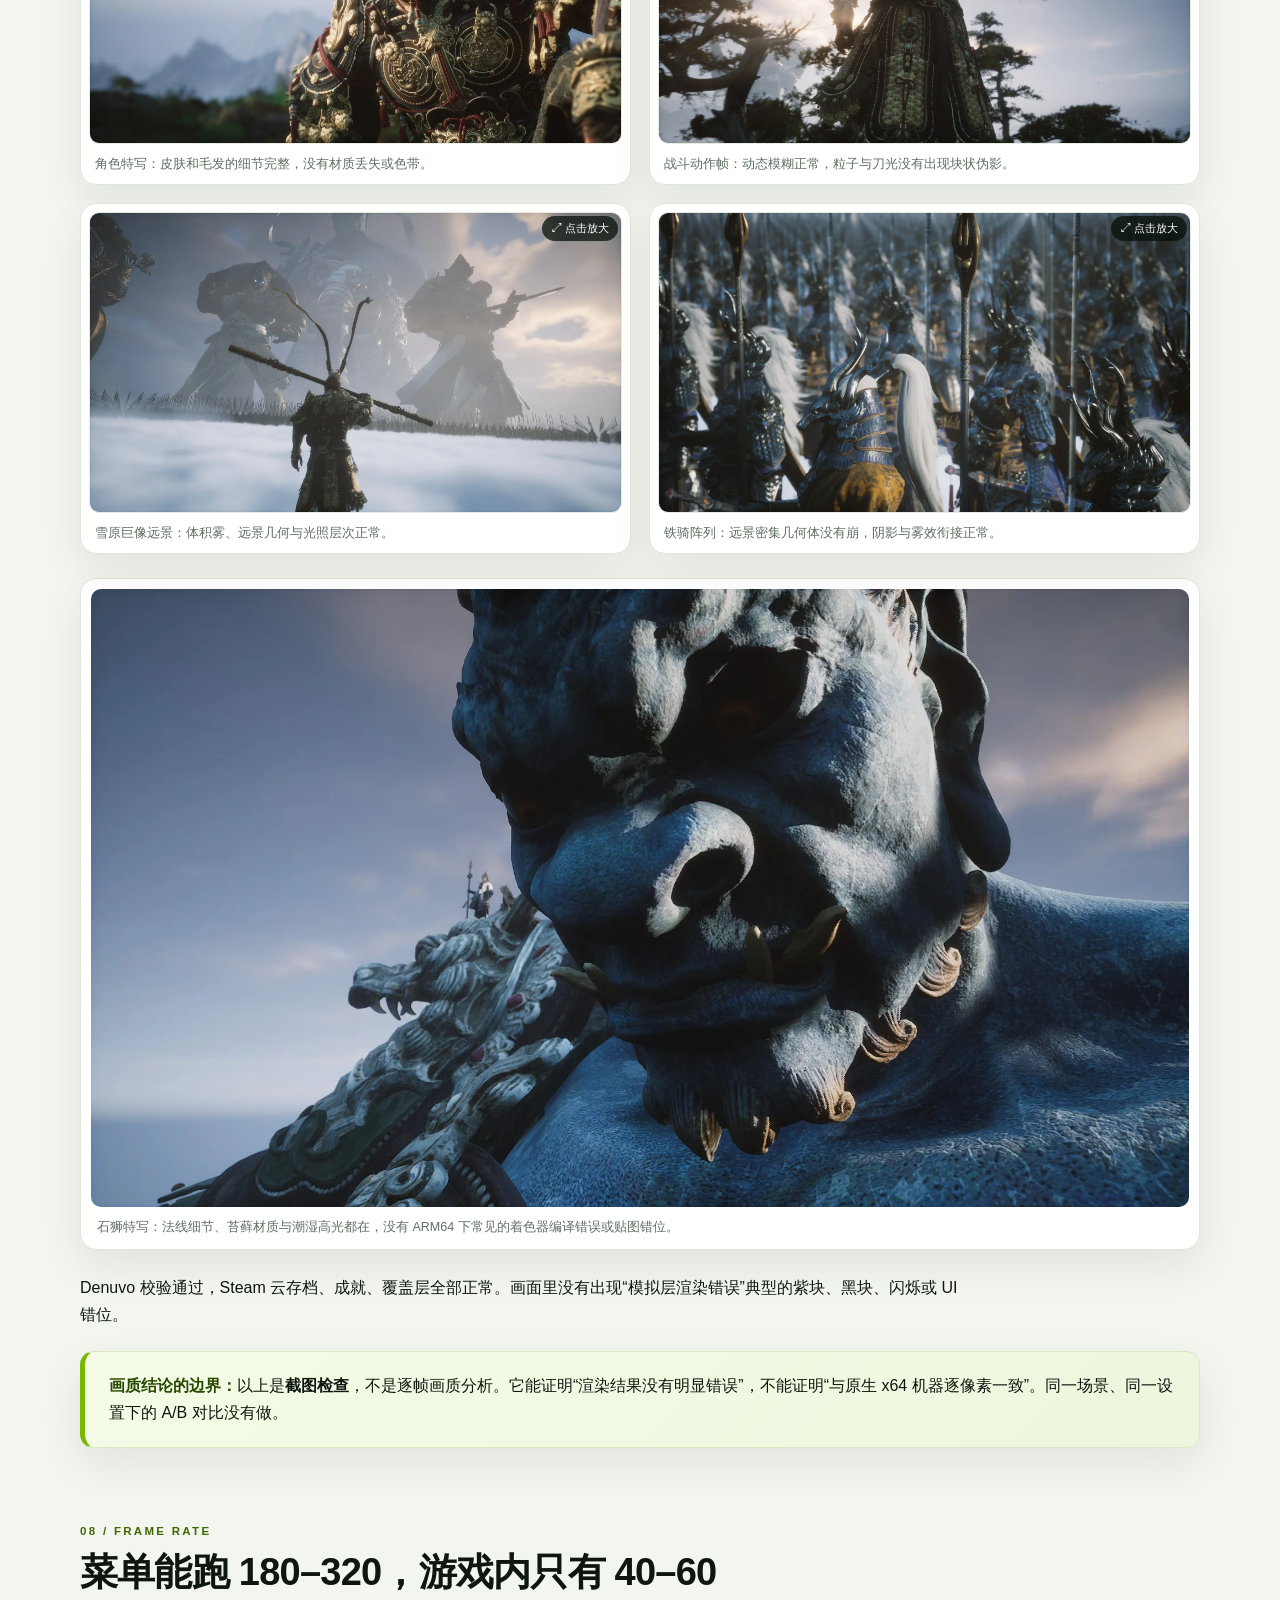
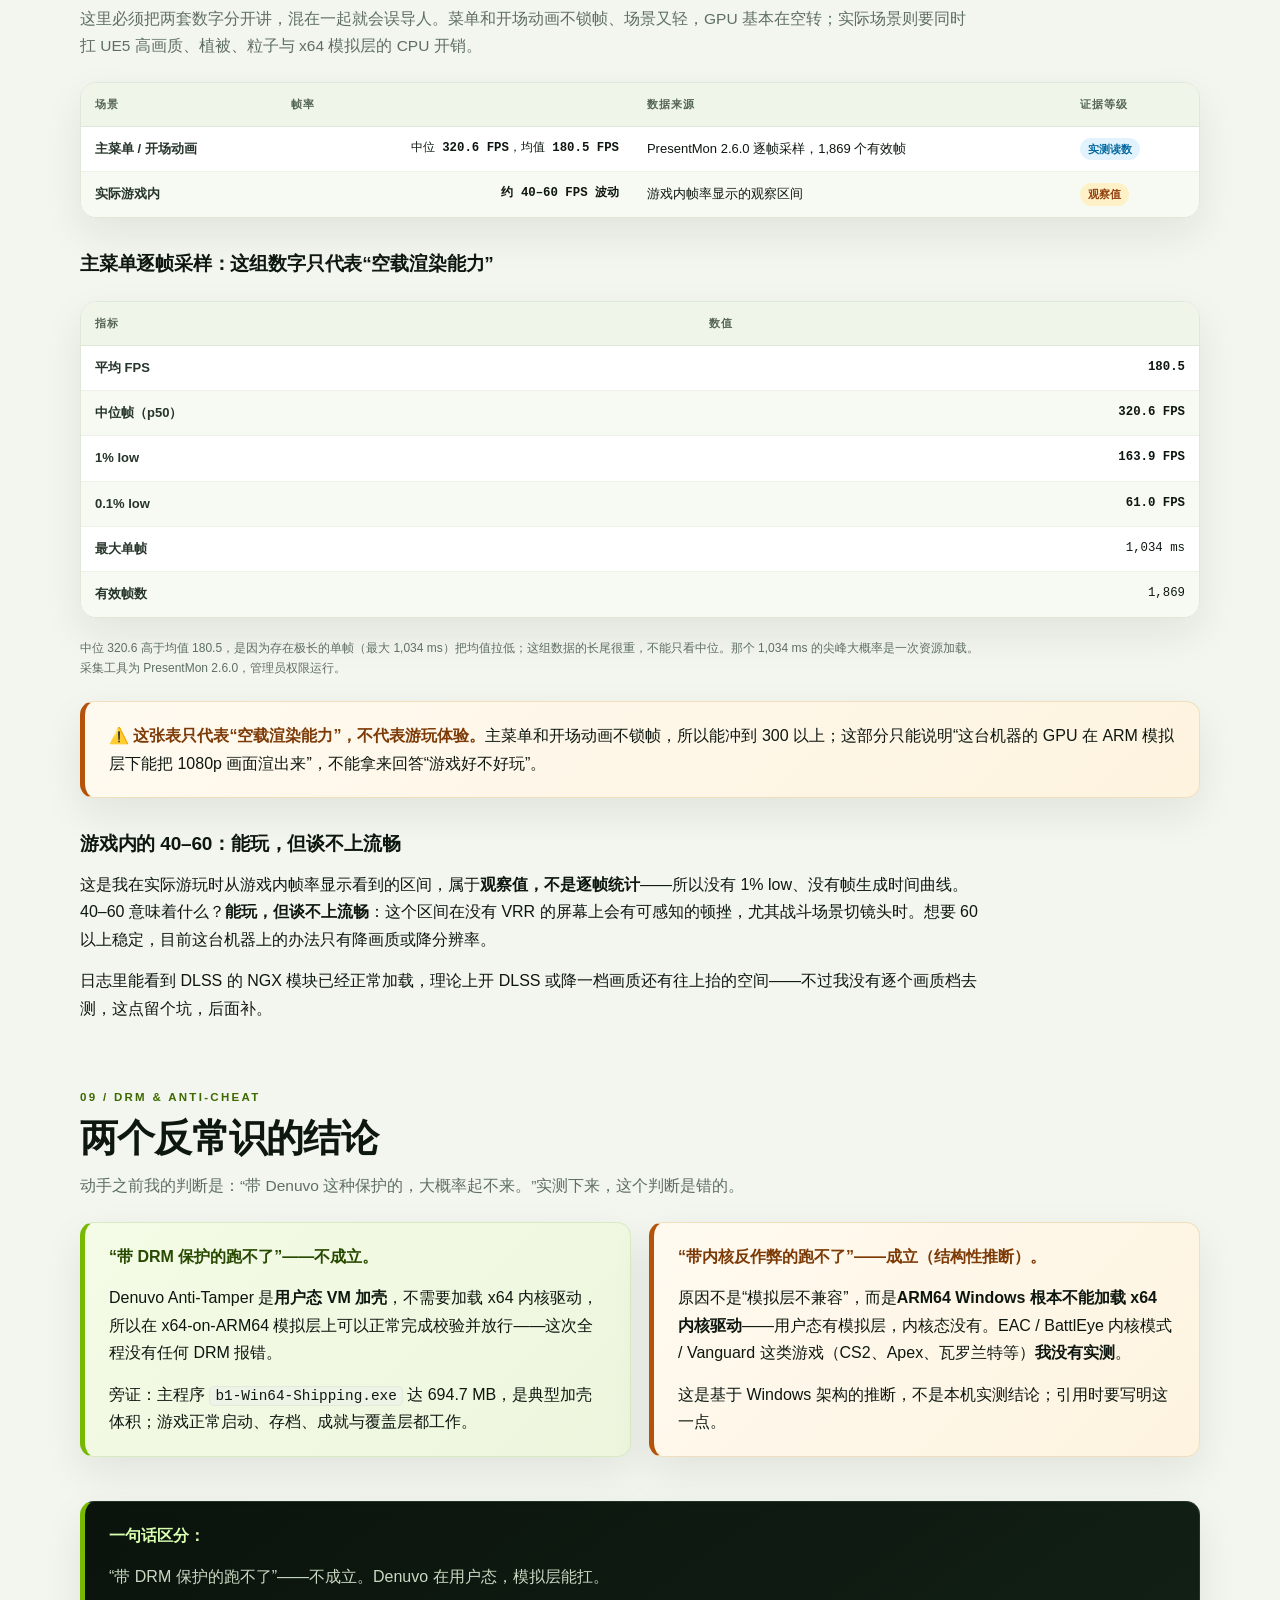
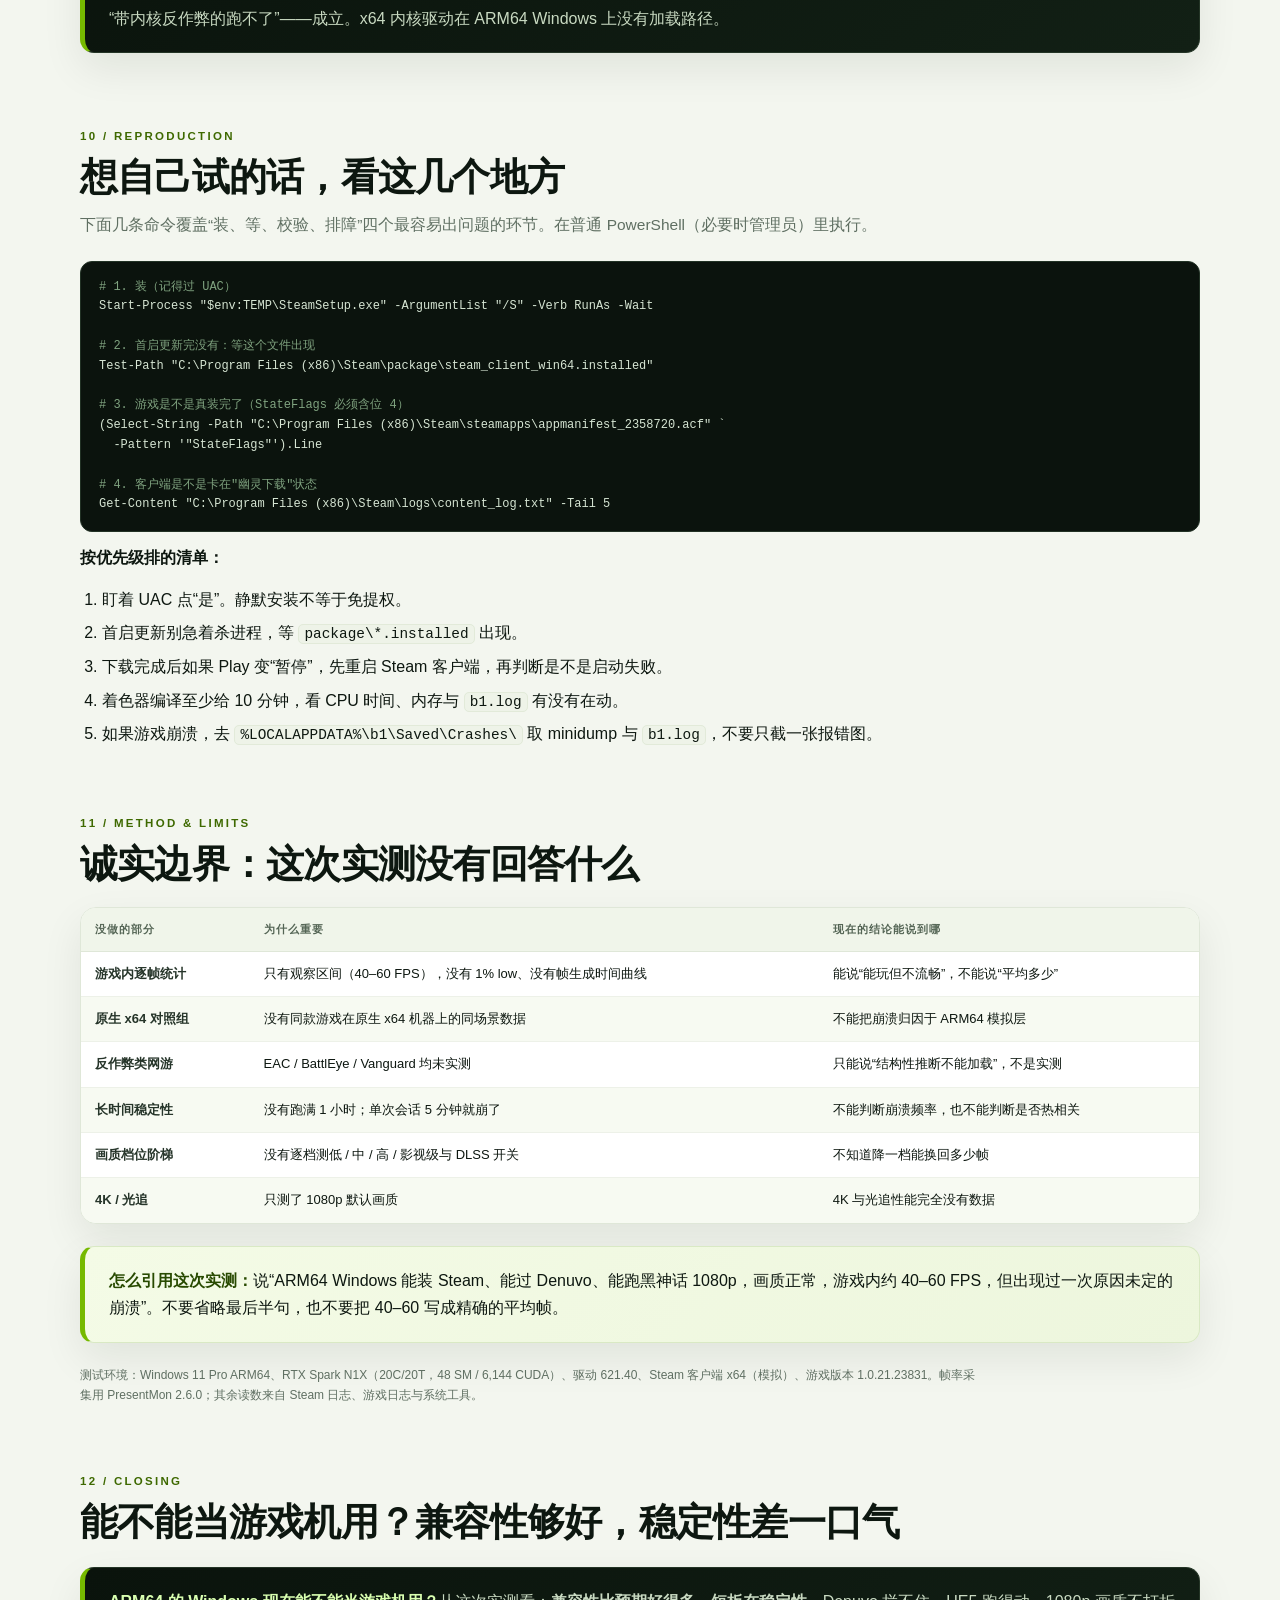
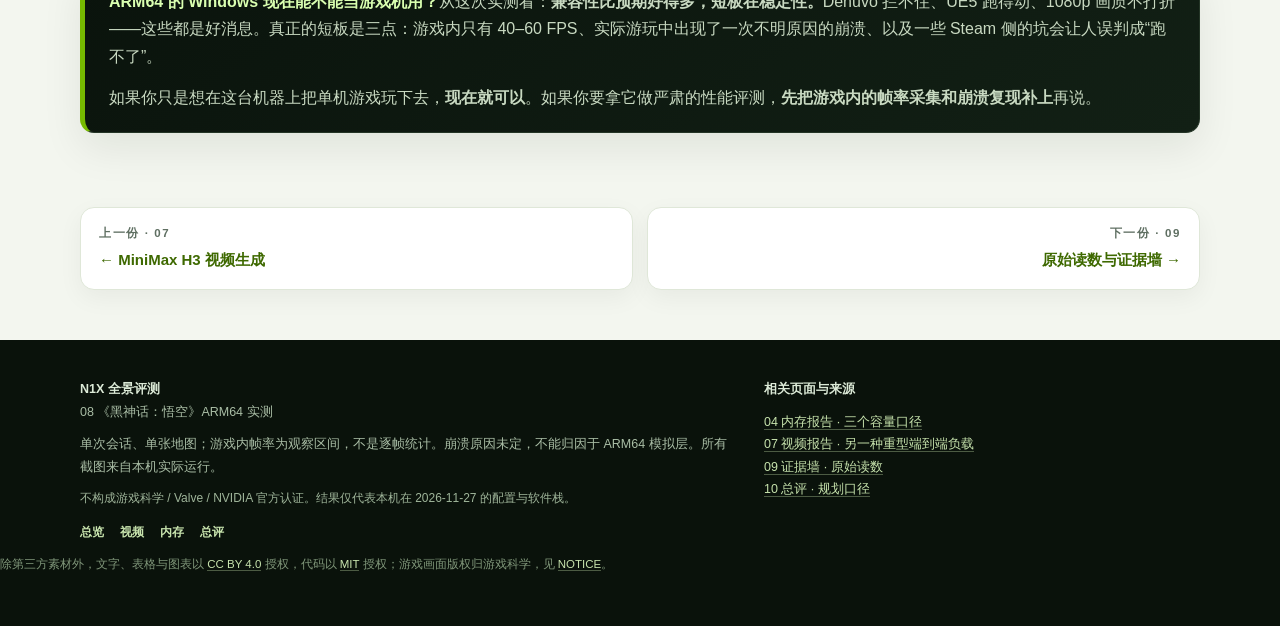
<file: wukong.html>
<!doctype html>
<html lang="zh-CN">
<head>
<meta charset="utf-8">
<meta http-equiv="Content-Security-Policy" content="default-src 'none'; script-src 'self'; style-src 'self' 'unsafe-inline'; img-src 'self' data:; font-src 'self'; connect-src 'none'; object-src 'none'; base-uri 'none'; form-action 'none'; frame-src 'none'">
<meta name="viewport" content="width=device-width,initial-scale=1">
<title>08 《黑神话：悟空》ARM64 实测 · N1X 全景评测</title>
<meta name="description" content="在 Windows 11 ARM64 的 RTX Spark N1X 上实测《黑神话：悟空》：Steam x64 客户端、125.65 GB 下载、Denuvo 校验、9.5 分钟着色器编译、1080p 画质与 40–60 FPS 观察值，以及游戏内约 5 分钟的一次崩溃。">
<link rel="stylesheet" href="assets/site.css">
<link rel="icon" href="assets/favicon.svg" type="image/svg+xml">
</head>
<body>
<a class="skip-link" href="#main">跳到正文</a>
<div class="progress-bar" aria-hidden="true"></div>

<header class="topbar">
  <div class="wrap">
    <a class="brand" href="index.html"><span class="mark">N1X</span><span>N1X 全景评测<small>ASUS ProArt GR1X · 2026</small></span></a>
    <button class="nav-toggle" type="button" aria-expanded="false" aria-controls="site-nav">目录</button>
    <nav class="nav" id="site-nav" aria-label="站点导航">
      <a href="index.html">总览</a>
      <a href="spec.html">参数</a>
      <a href="nvidia-app.html">配置</a>
      <a href="benchmark.html">基准</a>
      <a href="memory.html">内存</a>
      <a href="memory-story.html">快读</a>
      <a href="qwen.html">推理</a>
      <a href="h3.html">视频</a>
      <a href="wukong.html" class="active">游戏</a>
      <a href="evidence.html">证据</a>
      <a href="verdict.html">总评</a>
    </nav>
  </div>
</header>

<header class="hero compact">
  <div class="wrap">
    <div class="crumbs"><a href="index.html">总览</a><span class="sep">/</span><span>08 《黑神话：悟空》ARM64 实测</span></div>
    <div class="eyebrow">08 / End-to-end game · 2026-11-27</div>
    <h1>ARM64 跑<br><span>《黑神话：悟空》</span><br>能玩，但 5 分钟崩一次</h1>
    <p class="sub">Steam x64 模拟 · Denuvo 通过 · 1080p 画质完整 · 游戏内 40–60 FPS</p>
    <p class="lede">这是本站第一个真正的游戏实测。它回答的不是“跑分多少”，而是更实际的问题：一台 ARM64 Windows 机器，能不能装 Steam、下载 125 GB 的 3A、过 Denuvo、进到实际场景，以及玩起来稳不稳。</p>
    <p class="page-q"><b>本页回答：</b>ARM64 上跑《黑神话：悟空》卡在哪、画质与帧率是什么水平、这次崩溃能说明什么、不能说明什么。</p>
    <div class="meta">
      <span>Windows 11 Pro ARM64</span><span>Steam 客户端 x64</span><span>《黑神话：悟空》1.0.21.23831</span><span>2026-11-27 · 单次会话</span>
    </div>
    <div class="roles"><span class="role-pill">端到端</span><span class="role-pill alt">游戏实测</span><span class="role-pill gray">单次会话 / 帧率为观察值</span></div>
  </div>
</header>

<nav class="toc" aria-label="本页目录">
  <div class="wrap">
    <a href="#s-summary">00 摘要</a><a href="#s-premise">01 前提与机器</a><a href="#s-crash">02 崩溃</a>
    <a href="#s-install">03 装 Steam</a><a href="#s-download">04 125 GB 下载</a><a href="#s-launch">05 启动确认</a>
    <a href="#s-shader">06 着色器编译</a><a href="#s-quality">07 画质</a><a href="#s-fps">08 帧率</a>
    <a href="#s-drm">09 DRM 与反作弊</a><a href="#s-repro">10 复现清单</a><a href="#s-limits">11 局限</a><a href="#s-close">12 结语</a>
  </div>
</nav>

<main class="wrap" id="main">

<section id="s-summary">
  <div class="kicker">00 / Executive summary</div>
  <h2>兼容性比预期好得多，稳定性还差一口气</h2>
  <div class="callout">
    <p style="margin:0"><b>一句话：</b>能装、能登录、能下载、能进游戏，Denuvo 没拦，1080p 画质完全正常。但实际游玩约 5 分钟后出现一次 <code>EXCEPTION_ACCESS_VIOLATION</code> 崩溃；没有原生 x64 对照组，不能把原因归给 ARM64 模拟层，也不能归给游戏本身。</p>
  </div>
  <div class="table-wrap">
    <table>
      <thead><tr><th>问题</th><th>实测答案</th><th>证据等级</th></tr></thead>
      <tbody>
        <tr><td class="dim">ARM64 上能装 Steam 吗</td><td>能。官方安装包直接装，首启更新 1,431 MB / 6,823 个文件正常完成。</td><td><span class="badge ok">实测</span></td></tr>
        <tr><td class="dim">能登录、能下载游戏吗</td><td>能。125.65 GB 下载约 60 分钟完成，峰值 658 Mbps。</td><td><span class="badge ok">实测</span></td></tr>
        <tr><td class="dim">带 Denuvo 的黑神话能启动吗</td><td>能。Denuvo 校验直接通过，全程没有 DRM 报错。</td><td><span class="badge ok">实测</span></td></tr>
        <tr><td class="dim">能进到实际游戏场景吗</td><td>能。1080p 渲染正常，可交互、可移动、可战斗。</td><td><span class="badge ok">实测</span></td></tr>
        <tr><td class="dim">画质有没有打折</td><td>没有。雾效、体积光、烟尘、材质、毛发都正常。</td><td><span class="badge info">截图检查</span></td></tr>
        <tr><td class="dim">帧率如何</td><td><b>游戏内约 40–60 FPS</b>；主菜单 / 开场动画均值 180.5、中位 320.6 FPS（不锁帧）。</td><td><span class="badge warn">游戏内为观察值</span></td></tr>
        <tr><td class="dim">稳定吗</td><td><b>不完美。</b>游戏内约 5 分钟崩了一次。</td><td><span class="badge warn">单次事件</span></td></tr>
        <tr><td class="dim">值不值得这么折腾</td><td>想玩单机，现在就能玩；想做严肃评测，数据还不够。</td><td><span class="badge gray">判断</span></td></tr>
      </tbody>
    </table>
  </div>
  <div class="kpi-band" style="margin-top:18px">
    <div class="kpi"><b>60 min</b><span>125.65 GB 下载 · 峰值 658 Mbps</span><a href="#s-download">04 下载 →</a></div>
    <div class="kpi"><b>9.5 min</b><span>首次 PSO 着色器编译</span><a href="#s-shader">06 编译 →</a></div>
    <div class="kpi"><b>40–60</b><span>游戏内 FPS · 观察区间</span><a href="#s-fps">08 帧率 →</a></div>
    <div class="kpi"><b>5 min</b><span>实际游玩后的一次崩溃</span><a href="#s-crash">02 崩溃 →</a></div>
  </div>
  <figure>
    <img src="assets/img/wukong/05-main-menu.webp" alt="《黑神话：悟空》主菜单，苍狼林·林外" width="1920" height="1080" loading="lazy" decoding="async">
    <figcaption>《黑神话：悟空》主菜单（苍狼林 · 林外），版本 1.0.21.23831。字体、UI 与背景渲染均正常，这是 ARM64 + x64 模拟层下实际跑出来的画面。</figcaption>
  </figure>
</section>

<section id="s-premise">
  <div class="kicker">01 / Premise</div>
  <h2>先看清一个前提：整个 Steam 都是 x64 模拟</h2>
  <p class="lead">这不是“ARM64 原生游戏”。Steam 官方客户端目前没有 ARM64 原生版本，整个客户端（包括 Chromium 前端 <code>steamwebhelper</code>）都是 x64 二进制，靠 Windows 的 x64 模拟层执行。</p>
  <div class="table-wrap">
    <table>
      <thead><tr><th>项目</th><th>本机读数</th><th>说明</th></tr></thead>
      <tbody>
        <tr><td class="dim">CPU / SoC</td><td>NVIDIA RTX Spark N1X · 20 核 20 线程</td><td>48 SM / 6,144 CUDA，与 01 参数报告一致</td></tr>
        <tr><td class="dim">系统</td><td>Windows 11 专业版 · <b>ARM64</b></td><td>Hypervisor 已启用，x64 模拟层可用</td></tr>
        <tr><td class="dim">系统可见内存</td><td class="num">32,955 MiB = 32.18 GiB</td><td>物理 64 GiB 的统一内存；Windows 可见口径见 <a href="memory.html#limits">04 内存报告</a></td></tr>
        <tr><td class="dim">GPU 显存分区</td><td class="num">31,232 MiB = 30.50 GiB</td><td>NVML 专用帧缓冲；不是 CUDA 可寻址配额 45.92 GiB</td></tr>
        <tr><td class="dim">安装位置</td><td><code>C:\Program Files (x86)\Steam</code></td><td>官方安装包 2.38 MB，SHA256 与 winget 清单一致</td></tr>
      </tbody>
    </table>
  </div>
  <p>顺手验证了一下“到底是不是模拟”这件事：</p>
<pre><span class="c"># PE Machine 字段：0x8664 = x64，0xAA64 = ARM64</span>
steamclient64.dll   PE Machine = 0x8664  → x64
steam.exe           PE Machine = 0x8664  → x64
steamwebhelper.exe  PE Machine = 0x8664  → x64
（对照）notepad.exe  PE Machine = 0xAA64  → ARM64 原生</pre>
  <p><b>结论：你在这台机器上看到的一切 Steam 界面，都是模拟跑出来的。</b>这也意味着后面所有性能数字，都包含 x64 模拟层的开销；它们不能直接与原生 x64 机器上的同款游戏帧率对比。</p>
</section>

<section id="s-crash">
  <div class="kicker">02 / The crash</div>
  <h2>最难看的部分先放前面：进游戏 5 分钟，崩了一次</h2>
  <p class="lead">这才是决定“能不能当主力机”的关键，比菜单能跑 320 FPS 重要得多。</p>
<pre>[10:54:20] Unhandled Exception: EXCEPTION_ACCESS_VIOLATION 0x00000000bf52df50
[10:54:20] [Callstack] 0x00000000bf52df50 UnknownFunction
[10:54:20] [Callstack] 0x000000014ca4aa8c b1-Win64-Shipping.exe!UnknownFunction
[10:54:20] ...
[10:54:20] Crash in runnable thread Foreground Worker #1</pre>
  <div class="grid-2">
    <div>
      <p><b>时间线：</b>游戏内会话 10:49:05 启动，<b>10:54:20 崩溃</b>，实际游玩约 <b>5 分 15 秒</b>。崩溃前日志里正在跑大量植被 Niagara 特效（<code>NS_FoliagePP</code>）和关卡序列绑定对象（<code>LogGSAKB</code>）——说明当时是在实际场景里，不是停在菜单。</p>
      <p><b>留下的崩溃材料：</b></p>
      <div class="table-wrap">
        <table>
          <thead><tr><th>文件</th><th>大小</th></tr></thead>
          <tbody>
            <tr><td><code>UEMinidump.dmp</code></td><td class="num">5.78 MB</td></tr>
            <tr><td><code>CrashContext.runtime-xml</code></td><td class="num">40 KB</td></tr>
            <tr><td><code>b1.log</code>（崩溃现场）</td><td class="num">10.5 KB</td></tr>
          </tbody>
        </table>
      </div>
      <p class="small">路径：<code>%LOCALAPPDATA%\b1\Saved\Crashes\</code>。这些文件保留在作者本地，未随公开站点发布。</p>
    </div>
    <div class="callout amber" style="margin-top:0">
      <p><strong>我不下结论。</strong>没有一台原生 x64 的机器做对照，就<b>没法判断这次崩溃是 ARM64 模拟层的问题，还是游戏本身的偶发崩溃</b>。网上很多“ARM 跑 3A 崩溃”的说法，缺的就是这个对照。</p>
      <p style="margin-bottom:0">这次实测只能证明：<b>在本机、本次会话、这张地图的这个位置，游戏崩溃了。</b>它不能证明“ARM64 不能玩黑神话”，也不能证明“黑神话在 ARM64 上必崩”。</p>
    </div>
  </div>
</section>

<section id="s-install">
  <div class="kicker">03 / Install</div>
  <h2>装 Steam：比想象中简单，但有两个坎</h2>
  <p class="lead">官方安装包只有 2.38 MB（<code>SteamSetup.exe</code>），落地在 <code>C:\Program Files (x86)\Steam</code>。真正的工作量不在安装器，而在第一次启动后的客户端更新。</p>
  <div class="notes">
    <div class="note-card"><span class="tag">坎 1</span><b>安装要过 UAC</b><p>静默参数 <code>/S</code> 只是不弹安装向导，提权那一步照样得确认。用 <code>-Verb RunAs</code> 启动安装器，手动点“是”。</p></div>
    <div class="note-card"><span class="tag">坎 2</span><b>安装器只是引导包</b><p>装完那一刻目录里只有 200 多 MB，<code>steamclient64.dll</code>、<code>steamui\</code> 都还不存在。第一次启动才下载完整客户端：本次 <b>1,431 MB / 6,823 个文件</b>。</p></div>
    <div class="note-card"><span class="tag">判断</span><b>看标记文件</b><p>首启更新期间看起来“没动静”，其实在下东西。判断装完没有，看 <code>package\steam_client_win64.installed</code> 是否出现。</p></div>
  </div>
  <p>首启更新完成后，登录、库、商店、下载页都能正常打开。Steam 覆盖层（<code>gameoverlayui64.exe</code>）也能随游戏启动，说明 x64 模拟层下的 Chromium 前端与图形覆盖层都工作正常。</p>
</section>

<section id="s-download">
  <div class="kicker">04 / Download</div>
  <h2>125 GB 下载：一小时的等待，外加两个坑</h2>
  <p class="lead">《黑神话：悟空》下载量 125.65 GB（134,920,529,696 字节），实际落地 139.58 GB / 207 个文件。这个体量本身就是一次 I/O 与网络稳定性测试。</p>
  <div class="table-wrap">
    <table>
      <thead><tr><th>指标</th><th>实测</th></tr></thead>
      <tbody>
        <tr><td class="dim">开始 → 完成</td><td class="num">19:19:30 → 20:19:28，约 <b>60 分钟</b></td></tr>
        <tr><td class="dim">速率</td><td class="num">起手 352.6 Mbps → 峰值 <b>658 Mbps</b></td></tr>
        <tr><td class="dim">校验结果</td><td><code>StateFlags = 4</code>（FullyInstalled），<code>BytesDownloaded = BytesToDownload</code></td></tr>
        <tr><td class="dim">落地体积</td><td class="num">139.58 GB · 207 个文件</td></tr>
      </tbody>
    </table>
  </div>
  <p class="small">容量口径：Steam 界面用 “GB” 标签显示 GiB 数值。125.65 GB（界面）对应 134,920,529,696 B = 125.65 GiB = 134.92 GB（十进制）；139.58 GB（界面）同理约合 149.9 GB 十进制。正文沿用界面读数，换算关系见 <a href="evidence.html#s-dict">09 证据墙 · 数字字典</a>。</p>

  <h3>坑 3：前置运行库是串行装的，看起来像卡死</h3>
  <p>首次启动游戏前，Steam 会依次安装四个组件：VC++ 2022 x86 → VC++ 2022 x64 → DirectX Jun2010 → .NET Framework 4.7.2。每个 1–2 分钟，全程安安静静在后台跑。日志里能看到四条 <code>Exit Code (0)</code>：</p>
<pre>10:07:52 [AppID 228980] Exit Code (0) : ...VC++ 2022 x86.cmd
10:09:14 [AppID 228980] Exit Code (0) : ...VC++ 2022 x64.cmd
10:10:37 [AppID 228980] Exit Code (0) : ...DXSETUP.exe /silent
10:12:23 [AppID 228980] Exit Code (0) : ...Microsoft .NET Framework 4.7.2.cmd</pre>
  <p>这四个组件都是 x86 / x64 安装包，在 ARM64 Windows 上通过模拟层安装；四条退出码全为 0，没有出现兼容性报错。</p>

  <h3>坑 4：下载完成了，客户端还卡在“正在下载 33%”</h3>
  <div class="grid-2">
    <figure style="margin-top:0">
      <img src="assets/img/wukong/04-ghost-download.webp" alt="Steam 下载完成后仍显示正在下载 33% 的界面" width="1280" height="800" loading="lazy" decoding="async">
      <figcaption>下载完成后客户端仍显示“正在下载，已完成 33%”，Play 按钮变成“暂停”。</figcaption>
    </figure>
    <div>
      <p><code>.acf</code> 写着 <code>StateFlags=4</code>、字节数 100%，<code>content_log.txt</code> 显示 20:19 就收尾了，但客户端界面一直显示“正在下载，已完成 33%”。</p>
      <p>后果很迷惑：点了 Play <b>完全没反应</b>，日志里连一行游戏启动记录都没有——看起来像“启动失败”，其实客户端根本没去启动。</p>
      <p><b>解法：重启 Steam 客户端。</b>重启后它按 <code>.acf</code> 重新同步，状态栏从“正在下载”变回“管理下载”，问题消失。怀疑跟夜里系统休眠、界面状态没同步回来有关。</p>
    </div>
  </div>
</section>

<section id="s-launch">
  <div class="kicker">05 / First launch</div>
  <h2>启动时会有两个确认框</h2>
  <p class="lead">第一次启动这款游戏，Steam 会连着弹两个确认：选择启动选项（标准 / 兼容模式）与手柄推荐提示。两个都确认掉，游戏才开始真正加载。</p>
  <div class="gallery">
    <figure>
      <img src="assets/img/wukong/02-launch-option.webp" alt="《黑神话：悟空》Steam 启动选项对话框" width="1280" height="800" loading="lazy" decoding="async">
      <figcaption>选择启动选项——黑神话有两个启动配置（标准 / 兼容模式）。本次选择标准配置。</figcaption>
    </figure>
    <figure>
      <img src="assets/img/wukong/03-controller-tip.webp" alt="Steam 手柄推荐提示" width="700" height="480" loading="lazy" decoding="async">
      <figcaption>手柄推荐提示。键鼠同样可用；这个提示只影响输入方式说明，不阻止启动。</figcaption>
    </figure>
  </div>
  <p>好在<b>选过一次之后，后面再启动就直接进了</b>，不用每次都点。确认完之后进程才真正起来：</p>
<pre>10:20:03 Game process added : AppID 2358720 "...\BlackMythWukong\b1.exe", ProcID 7184
10:20:23 Game process updated : ... ProcID 32020        <span class="c">← b1-Win64-Shipping.exe</span>
10:21:33 GameOverlay: started 'gameoverlayui64.exe' (pid 16272) for game process 32020</pre>
  <p><b>顺带一提：</b>主程序 <code>b1-Win64-Shipping.exe</code> 有 <b>694.7 MB</b>——典型 Denuvo 加壳后的体积（推测；未做壳段扫描），正常 UE5 shipping 包不会这么大。Denuvo 的校验代码与虚拟机就嵌在这个可执行文件里。</p>
</section>

<section id="s-shader">
  <div class="kicker">06 / Shader compilation</div>
  <h2>着色器编译：9.5 分钟，别当卡死</h2>
  <div class="grid-2">
    <figure style="margin-top:0">
      <img src="assets/img/wukong/01-shader-compile.webp" alt="《黑神话：悟空》首次启动的着色器编译界面，进度 8.42%" width="1920" height="1080" loading="lazy" decoding="async">
      <figcaption>首次启动的 UE5 PSO 着色器编译，画面左下角显示进度 8.42%。</figcaption>
    </figure>
    <div>
      <p>进游戏后第一件事是 UE5 的首次 PSO 着色器编译，左下角显示「正在进行着色器编译 xx%」。这个过程长得离谱，但真的没卡死。</p>
      <p>我隔 150 秒截了两次图对比：<b>11.23% → 43.37%</b>，按这个斜率推算总时长约 15 分钟；实测从 10:20:52 到约 10:30，<b>约 9.5 分钟</b>。实际比线性外推更快，说明后段编译速度并不恒定。</p>
      <p><b>好消息：着色器缓存是一次性的。</b>第二次启动直接跳过，40 秒左右就能到主菜单。</p>
    </div>
  </div>
  <div class="table-wrap">
    <table>
      <thead><tr><th>“真在跑”的信号</th><th>观察值</th></tr></thead>
      <tbody>
        <tr><td class="dim">CPU 时间</td><td>150 秒内增长约 32%，线性推进</td></tr>
        <tr><td class="dim">内存</td><td class="num">290 MB → 7.24 GB 峰值</td></tr>
        <tr><td class="dim">线程数</td><td class="num">169–171</td></tr>
        <tr><td class="dim">日志</td><td><code>%LOCALAPPDATA%\b1\Saved\Logs\b1.log</code> 持续写入</td></tr>
      </tbody>
    </table>
  </div>
  <div class="callout blue">
    <p><strong>怎么看“卡死”还是“在编译”：</strong>别只看进度条。打开任务管理器看 CPU 时间是否持续增长，看 <code>b1.log</code> 是否还在写，看内存是否缓慢上升。三者只要有两个在动，就继续等。</p>
  </div>
</section>

<section id="s-quality">
  <div class="kicker">07 / Visual quality</div>
  <h2>画质：完全没打折</h2>
  <p class="lead">编译完是初始设置（文本语言 / 语音 / 字幕）→ 亮度校准 → 自动保存提示 → 主菜单，一路正常，中文字体没有任何缺字或错位。进游戏后的画面质量超出预期——雾效、体积光、烟尘粒子、皮革金属材质、毛发全都渲染正确，没有花屏、没有紫块、没有贴图丢失。</p>
  <div class="gallery">
    <figure class="shot">
      <img src="assets/img/wukong/06-shrine-ui.webp" alt="土地庙交互界面，血条、法力与棍势" width="1920" height="1080" loading="lazy" decoding="async">
      <figcaption>土地庙交互界面：血条 / 法力 / 棍势都在，UI 排版与字体正常。</figcaption>
    </figure>
    <figure class="shot">
      <img src="assets/img/wukong/07-gameplay-teaching.webp" alt="魂幡教学页" width="1920" height="1080" loading="lazy" decoding="async">
      <figcaption>魂幡教学页：中文排版、图标与提示文本完整。</figcaption>
    </figure>
    <figure class="shot">
      <img src="assets/img/wukong/08-wukong-closeup.webp" alt="悟空角色特写，皮肤与毛发细节" width="1920" height="1080" loading="lazy" decoding="async">
      <figcaption>角色特写：皮肤和毛发的细节完整，没有材质丢失或色带。</figcaption>
    </figure>
    <figure class="shot">
      <img src="assets/img/wukong/09-action.webp" alt="战斗动作帧，动态模糊" width="1920" height="1080" loading="lazy" decoding="async">
      <figcaption>战斗动作帧：动态模糊正常，粒子与刀光没有出现块状伪影。</figcaption>
    </figure>
    <figure class="shot">
      <img src="assets/img/wukong/10-battlefield.webp" alt="雪原巨像远景" width="1920" height="1080" loading="lazy" decoding="async">
      <figcaption>雪原巨像远景：体积雾、远景几何与光照层次正常。</figcaption>
    </figure>
    <figure class="shot">
      <img src="assets/img/wukong/11-cavalry.webp" alt="铁骑阵列远景" width="1920" height="1080" loading="lazy" decoding="async">
      <figcaption>铁骑阵列：远景密集几何体没有崩，阴影与雾效衔接正常。</figcaption>
    </figure>
  </div>
  <figure>
    <img src="assets/img/wukong/12-stone-lion.webp" alt="石狮特写，法线细节与苔藓材质" width="1920" height="1080" loading="lazy" decoding="async">
    <figcaption>石狮特写：法线细节、苔藓材质与潮湿高光都在，没有 ARM64 下常见的着色器编译错误或贴图错位。</figcaption>
  </figure>
  <p>Denuvo 校验通过，Steam 云存档、成就、覆盖层全部正常。画面里没有出现“模拟层渲染错误”典型的紫块、黑块、闪烁或 UI 错位。</p>
  <div class="callout">
    <p><strong>画质结论的边界：</strong>以上是<b>截图检查</b>，不是逐帧画质分析。它能证明“渲染结果没有明显错误”，不能证明“与原生 x64 机器逐像素一致”。同一场景、同一设置下的 A/B 对比没有做。</p>
  </div>
</section>

<section id="s-fps">
  <div class="kicker">08 / Frame rate</div>
  <h2>菜单能跑 180–320，游戏内只有 40–60</h2>
  <p class="lead">这里必须把两套数字分开讲，混在一起就会误导人。菜单和开场动画不锁帧、场景又轻，GPU 基本在空转；实际场景则要同时扛 UE5 高画质、植被、粒子与 x64 模拟层的 CPU 开销。</p>
  <div class="table-wrap">
    <table>
      <thead><tr><th>场景</th><th>帧率</th><th>数据来源</th><th>证据等级</th></tr></thead>
      <tbody>
        <tr><td class="dim">主菜单 / 开场动画</td><td class="num">中位 <b>320.6 FPS</b>，均值 <b>180.5 FPS</b></td><td>PresentMon 2.6.0 逐帧采样，1,869 个有效帧</td><td><span class="badge info">实测读数</span></td></tr>
        <tr><td class="dim">实际游戏内</td><td class="num"><b>约 40–60 FPS 波动</b></td><td>游戏内帧率显示的观察区间</td><td><span class="badge warn">观察值</span></td></tr>
      </tbody>
    </table>
  </div>
  <h3>主菜单逐帧采样：这组数字只代表“空载渲染能力”</h3>
  <div class="table-wrap">
    <table>
      <thead><tr><th>指标</th><th>数值</th></tr></thead>
      <tbody>
        <tr><td class="dim">平均 FPS</td><td class="num"><b>180.5</b></td></tr>
        <tr><td class="dim">中位帧（p50）</td><td class="num"><b>320.6 FPS</b></td></tr>
        <tr><td class="dim">1% low</td><td class="num"><b>163.9 FPS</b></td></tr>
        <tr><td class="dim">0.1% low</td><td class="num"><b>61.0 FPS</b></td></tr>
        <tr><td class="dim">最大单帧</td><td class="num">1,034 ms</td></tr>
        <tr><td class="dim">有效帧数</td><td class="num">1,869</td></tr>
      </tbody>
    </table>
  </div>
  <p class="small">中位 320.6 高于均值 180.5，是因为存在极长的单帧（最大 1,034 ms）把均值拉低；这组数据的长尾很重，不能只看中位。那个 1,034 ms 的尖峰大概率是一次资源加载。采集工具为 PresentMon 2.6.0，管理员权限运行。</p>
  <div class="callout amber">
    <p><strong>⚠️ 这张表只代表“空载渲染能力”，不代表游玩体验。</strong>主菜单和开场动画不锁帧，所以能冲到 300 以上；这部分只能说明“这台机器的 GPU 在 ARM 模拟层下能把 1080p 画面渲出来”，不能拿来回答“游戏好不好玩”。</p>
  </div>
  <h3>游戏内的 40–60：能玩，但谈不上流畅</h3>
  <p>这是我在实际游玩时从游戏内帧率显示看到的区间，属于<b>观察值，不是逐帧统计</b>——所以没有 1% low、没有帧生成时间曲线。40–60 意味着什么？<b>能玩，但谈不上流畅</b>：这个区间在没有 VRR 的屏幕上会有可感知的顿挫，尤其战斗场景切镜头时。想要 60 以上稳定，目前这台机器上的办法只有降画质或降分辨率。</p>
  <p>日志里能看到 DLSS 的 NGX 模块已经正常加载，理论上开 DLSS 或降一档画质还有往上抬的空间——不过我没有逐个画质档去测，这点留个坑，后面补。</p>
</section>

<section id="s-drm">
  <div class="kicker">09 / DRM &amp; anti-cheat</div>
  <h2>两个反常识的结论</h2>
  <p class="lead">动手之前我的判断是：“带 Denuvo 这种保护的，大概率起不来。”实测下来，这个判断是错的。</p>
  <div class="grid-2">
    <div class="callout" style="margin-top:0">
      <p><strong>“带 DRM 保护的跑不了”——不成立。</strong></p>
      <p>Denuvo Anti-Tamper 是<b>用户态 VM 加壳</b>，不需要加载 x64 内核驱动，所以在 x64-on-ARM64 模拟层上可以正常完成校验并放行——这次全程没有任何 DRM 报错。</p>
      <p style="margin-bottom:0">旁证：主程序 <code>b1-Win64-Shipping.exe</code> 达 694.7 MB，是典型加壳体积；游戏正常启动、存档、成就与覆盖层都工作。</p>
    </div>
    <div class="callout amber" style="margin-top:0">
      <p><strong>“带内核反作弊的跑不了”——成立（结构性推断）。</strong></p>
      <p>原因不是“模拟层不兼容”，而是<b>ARM64 Windows 根本不能加载 x64 内核驱动</b>——用户态有模拟层，内核态没有。EAC / BattlEye 内核模式 / Vanguard 这类游戏（CS2、Apex、瓦罗兰特等）<b>我没有实测</b>。</p>
      <p style="margin-bottom:0">这是基于 Windows 架构的推断，不是本机实测结论；引用时要写明这一点。</p>
    </div>
  </div>
  <div class="callout dark">
    <p><strong>一句话区分：</strong></p>
    <p>“带 DRM 保护的跑不了”——不成立。Denuvo 在用户态，模拟层能扛。</p>
    <p style="margin-bottom:0">“带内核反作弊的跑不了”——成立。x64 内核驱动在 ARM64 Windows 上没有加载路径。</p>
  </div>
</section>

<section id="s-repro">
  <div class="kicker">10 / Reproduction</div>
  <h2>想自己试的话，看这几个地方</h2>
  <p class="lead">下面几条命令覆盖“装、等、校验、排障”四个最容易出问题的环节。在普通 PowerShell（必要时管理员）里执行。</p>
<pre><span class="c"># 1. 装（记得过 UAC）</span>
Start-Process "$env:TEMP\SteamSetup.exe" -ArgumentList "/S" -Verb RunAs -Wait

<span class="c"># 2. 首启更新完没有：等这个文件出现</span>
Test-Path "C:\Program Files (x86)\Steam\package\steam_client_win64.installed"

<span class="c"># 3. 游戏是不是真装完了（StateFlags 必须含位 4）</span>
(Select-String -Path "C:\Program Files (x86)\Steam\steamapps\appmanifest_2358720.acf" `
  -Pattern '"StateFlags"').Line

<span class="c"># 4. 客户端是不是卡在"幽灵下载"状态</span>
Get-Content "C:\Program Files (x86)\Steam\logs\content_log.txt" -Tail 5</pre>
  <p><b>按优先级排的清单：</b></p>
  <ol>
    <li>盯着 UAC 点“是”。静默安装不等于免提权。</li>
    <li>首启更新别急着杀进程，等 <code>package\*.installed</code> 出现。</li>
    <li>下载完成后如果 Play 变“暂停”，先重启 Steam 客户端，再判断是不是启动失败。</li>
    <li>着色器编译至少给 10 分钟，看 CPU 时间、内存与 <code>b1.log</code> 有没有在动。</li>
    <li>如果游戏崩溃，去 <code>%LOCALAPPDATA%\b1\Saved\Crashes\</code> 取 minidump 与 <code>b1.log</code>，不要只截一张报错图。</li>
  </ol>
</section>

<section id="s-limits">
  <div class="kicker">11 / Method &amp; limits</div>
  <h2>诚实边界：这次实测没有回答什么</h2>
  <div class="table-wrap">
    <table>
      <thead><tr><th>没做的部分</th><th>为什么重要</th><th>现在的结论能说到哪</th></tr></thead>
      <tbody>
        <tr><td class="dim">游戏内逐帧统计</td><td>只有观察区间（40–60 FPS），没有 1% low、没有帧生成时间曲线</td><td>能说“能玩但不流畅”，不能说“平均多少”</td></tr>
        <tr><td class="dim">原生 x64 对照组</td><td>没有同款游戏在原生 x64 机器上的同场景数据</td><td>不能把崩溃归因于 ARM64 模拟层</td></tr>
        <tr><td class="dim">反作弊类网游</td><td>EAC / BattlEye / Vanguard 均未实测</td><td>只能说“结构性推断不能加载”，不是实测</td></tr>
        <tr><td class="dim">长时间稳定性</td><td>没有跑满 1 小时；单次会话 5 分钟就崩了</td><td>不能判断崩溃频率，也不能判断是否热相关</td></tr>
        <tr><td class="dim">画质档位阶梯</td><td>没有逐档测低 / 中 / 高 / 影视级与 DLSS 开关</td><td>不知道降一档能换回多少帧</td></tr>
        <tr><td class="dim">4K / 光追</td><td>只测了 1080p 默认画质</td><td>4K 与光追性能完全没有数据</td></tr>
      </tbody>
    </table>
  </div>
  <div class="callout">
    <p><strong>怎么引用这次实测：</strong>说“ARM64 Windows 能装 Steam、能过 Denuvo、能跑黑神话 1080p，画质正常，游戏内约 40–60 FPS，但出现过一次原因未定的崩溃”。不要省略最后半句，也不要把 40–60 写成精确的平均帧。</p>
  </div>
  <p class="small">测试环境：Windows 11 Pro ARM64、RTX Spark N1X（20C/20T，48 SM / 6,144 CUDA）、驱动 621.40、Steam 客户端 x64（模拟）、游戏版本 1.0.21.23831。帧率采集用 PresentMon 2.6.0；其余读数来自 Steam 日志、游戏日志与系统工具。</p>
</section>

<section id="s-close">
  <div class="kicker">12 / Closing</div>
  <h2>能不能当游戏机用？兼容性够好，稳定性差一口气</h2>
  <div class="callout dark">
    <p><strong>ARM64 的 Windows 现在能不能当游戏机用？</strong>从这次实测看：<b>兼容性比预期好得多，短板在稳定性。</b>Denuvo 拦不住、UE5 跑得动、1080p 画质不打折——这些都是好消息。真正的短板是三点：游戏内只有 40–60 FPS、实际游玩中出现了一次不明原因的崩溃、以及一些 Steam 侧的坑会让人误判成“跑不了”。</p>
    <p style="margin-bottom:0">如果你只是想在这台机器上把单机游戏玩下去，<b>现在就可以</b>。如果你要拿它做严肃的性能评测，<b>先把游戏内的帧率采集和崩溃复现补上</b>再说。</p>
  </div>
</section>

<div class="page-nav">
  <a href="h3.html"><span class="label">上一份 · 07</span><b>← MiniMax H3 视频生成</b></a>
  <a class="next" href="evidence.html"><span class="label">下一份 · 09</span><b>原始读数与证据墙 →</b></a>
</div>

</main>

<footer>
  <div class="wrap">
    <div>
      <p><b>N1X 全景评测</b><br>08 《黑神话：悟空》ARM64 实测</p>
      <p>单次会话、单张地图；游戏内帧率为观察区间，不是逐帧统计。崩溃原因未定，不能归因于 ARM64 模拟层。所有截图来自本机实际运行。</p>
      <p class="small">不构成游戏科学 / Valve / NVIDIA 官方认证。结果仅代表本机在 2026-11-27 的配置与软件栈。</p>
      <div class="foot-links"><a href="index.html">总览</a><a href="h3.html">视频</a><a href="memory.html">内存</a><a href="verdict.html">总评</a></div>
    </div>
    <div class="src-list">
      <p><b>相关页面与来源</b></p>
      <p><a href="memory.html#limits">04 内存报告 · 三个容量口径</a><br>
      <a href="h3.html#s-summary">07 视频报告 · 另一种重型端到端负载</a><br>
      <a href="evidence.html">09 证据墙 · 原始读数</a><br>
      <a href="verdict.html#budget">10 总评 · 规划口径</a></p>
    </div>
  </div>
  <p class="foot-note">除第三方素材外，文字、表格与图表以 <a href="LICENSE-CONTENT">CC BY 4.0</a> 授权，代码以 <a href="LICENSE">MIT</a> 授权；游戏画面版权归游戏科学，见 <a href="NOTICE">NOTICE</a>。</p>
</footer>
<script src="assets/site.js"></script>
</body>
</html>
</file>
<file: assets/site.css>
/* ==========================================================================
   N1X 全景评测 · shared design system
   Palette follows the RTX Spark N1X 参数报告 (green / dark / paper)
   ========================================================================== */
:root{
  --bg:#f3f6ef; --card:#ffffff; --ink:#0d1710; --muted:#5f6f62;
  --line:#dfe7d8; --green:#76b900; --green-dark:#3e6900; --green-soft:#edf7d9;
  --dark:#08110a; --dark2:#101c12; --blue:#0ea5e9; --amber:#b45309; --red:#dc2626;
  --shadow:0 16px 40px rgba(13,23,16,.08);
  --shadow-sm:0 8px 24px rgba(13,23,16,.05);
  --radius:16px;
}
*{box-sizing:border-box}
html{scroll-behavior:smooth}
body{margin:0;background:var(--bg);color:var(--ink);font-family:"Segoe UI","Microsoft YaHei","PingFang SC",sans-serif;line-height:1.72;-webkit-font-smoothing:antialiased}
a{color:var(--green-dark);text-decoration:none;border-bottom:1px solid rgba(118,185,0,.35)}
a:hover{border-bottom-color:var(--green)}
img{max-width:100%}
.wrap{max-width:1180px;margin:0 auto;padding:0 30px}
.skip-link{position:absolute;left:-9999px;top:0;background:#fff;color:#000;padding:10px 14px;z-index:200}
.skip-link:focus{left:10px;top:10px}
:focus-visible{outline:3px solid rgba(118,185,0,.55);outline-offset:3px}

/* ---------- global top bar ---------- */
.topbar{position:sticky;top:0;z-index:60;background:rgba(7,14,8,.94);border-bottom:1px solid rgba(160,200,140,.16);backdrop-filter:blur(14px)}
.topbar .wrap{display:flex;align-items:center;justify-content:space-between;gap:20px;min-height:58px}
.brand{display:flex;align-items:center;gap:10px;color:#eaf4e4;border:0;font-weight:800;letter-spacing:-.01em;line-height:1.15}
.brand:hover{border:0;color:#fff}
.brand .mark{flex:0 0 30px;width:30px;height:30px;border-radius:8px;background:linear-gradient(135deg,#b7f04a,#5f9a00);display:grid;place-items:center;color:#071006;font-size:10px;font-weight:900;letter-spacing:.02em;box-shadow:0 6px 18px rgba(118,185,0,.25)}
.brand small{display:block;font-size:9.5px;letter-spacing:.16em;color:#8fa88a;font-weight:700;margin-top:2px}
.nav{display:flex;align-items:center;gap:2px;flex-wrap:wrap}
.nav a{color:#a9bda5;border:0;font-size:12.3px;font-weight:650;padding:7px 9px;border-radius:7px;white-space:nowrap}
.nav a:hover{background:rgba(255,255,255,.06);color:#e6f3df}
.nav a.active{color:#d9ffb0;background:rgba(118,185,0,.14)}
.nav-toggle{display:none;appearance:none;border:1px solid rgba(160,200,140,.28);background:rgba(255,255,255,.04);color:#dcead7;border-radius:8px;padding:7px 10px;font-size:12px;font-weight:700;cursor:pointer}
.progress-bar{position:fixed;left:0;top:0;height:2px;width:0;background:linear-gradient(90deg,var(--green),#c8f36b);z-index:100;transition:width .08s linear}

/* ---------- hero ---------- */
.hero{position:relative;overflow:hidden;background:
  radial-gradient(900px 500px at 78% 10%, rgba(118,185,0,.22), transparent 62%),
  radial-gradient(700px 420px at 10% 90%, rgba(14,165,233,.10), transparent 60%),
  linear-gradient(145deg,#060c07 0%,#0b150d 58%,#122114 100%);
  color:#e9f2e4;padding:58px 0 42px}
.hero:after{content:"";position:absolute;inset:0;background-image:linear-gradient(rgba(255,255,255,.03) 1px,transparent 1px),linear-gradient(90deg,rgba(255,255,255,.03) 1px,transparent 1px);background-size:44px 44px;pointer-events:none;mask-image:linear-gradient(180deg,rgba(0,0,0,.7),transparent 80%)}
.hero .wrap{position:relative;z-index:1}
.hero.compact{padding:42px 0 30px}
.hero.reader-hero{padding:52px 0 34px}
.eyebrow{font-size:12px;letter-spacing:.22em;text-transform:uppercase;color:#a6c98a;font-weight:700}
.hero h1{font-size:clamp(38px,5vw,64px);line-height:1.02;margin:14px 0 8px;letter-spacing:-.03em;font-weight:800}
.hero.compact h1{font-size:clamp(30px,4.2vw,52px);line-height:1.06}
.hero h1 span{color:var(--green)}
.hero .sub{font-size:19px;color:#c8d9c1;margin:0 0 18px;font-weight:500}
.hero .lede{max-width:790px;color:#a9bda5;font-size:15.5px;line-height:1.8;margin:0}
.hero-grid{display:grid;grid-template-columns:minmax(0,1.35fr) 350px;gap:44px;align-items:center}
.hero-grid.reader{grid-template-columns:minmax(0,1fr) 300px}
.meta{display:flex;flex-wrap:wrap;gap:8px;margin-top:24px}
.meta span{font-size:12px;color:#bed2b8;border:1px solid rgba(160,200,140,.25);background:rgba(255,255,255,.04);padding:5px 11px;border-radius:999px}
.crumbs{display:flex;flex-wrap:wrap;align-items:center;gap:8px;font-size:12px;color:#8fa88a;margin-bottom:16px}
.crumbs a{color:#b9d0b2;border:0;font-weight:650}
.crumbs a:hover{color:#d9ffb0}
.crumbs .sep{color:#68805f}
.roles{display:flex;flex-wrap:wrap;gap:8px;margin-top:16px}
.role-pill{display:inline-flex;align-items:center;gap:6px;font-size:11px;font-weight:800;letter-spacing:.04em;padding:5px 10px;border-radius:999px;background:rgba(118,185,0,.14);border:1px solid rgba(160,220,80,.28);color:#d9ffb0}
.role-pill.alt{background:rgba(14,165,233,.10);border-color:rgba(14,165,233,.28);color:#bae6fd}
.role-pill.gray{background:rgba(255,255,255,.06);border-color:rgba(255,255,255,.16);color:#cdd9c8}

/* chip / SM grid */
.chip{position:relative;background:linear-gradient(160deg,rgba(255,255,255,.07),rgba(255,255,255,.02));border:1px solid rgba(150,200,120,.25);border-radius:20px;padding:16px 16px 14px;box-shadow:0 24px 70px rgba(0,0,0,.35);backdrop-filter:blur(6px)}
.chip:before{content:"";position:absolute;inset:-22px;background:radial-gradient(circle at 50% 45%,rgba(118,185,0,.25),transparent 62%);filter:blur(18px);z-index:-1}
.chip-head{display:flex;justify-content:space-between;font-size:10.5px;letter-spacing:.16em;text-transform:uppercase;color:#9fc27f;margin-bottom:12px}
.sm-grid{display:grid;grid-template-columns:repeat(8,1fr);gap:6px}
.sm-grid i{display:block;aspect-ratio:1;border-radius:3px;background:linear-gradient(135deg,rgba(160,235,60,.95),rgba(118,185,0,.28));opacity:var(--o);box-shadow:inset 0 1px 0 rgba(255,255,255,.18)}
.chip-foot{display:flex;align-items:baseline;justify-content:space-between;margin-top:12px;padding-top:10px;border-top:1px solid rgba(160,200,140,.16);color:#bcd4b0;font-size:11px}
.chip-foot b{color:#d9ffb0;font-size:20px;letter-spacing:-.02em}
.stat-grid{display:grid;grid-template-columns:repeat(4,1fr);gap:12px;margin-top:38px}
.stat{background:rgba(255,255,255,.045);border:1px solid rgba(160,200,140,.16);border-radius:14px;padding:15px 16px}
.stat b{display:block;font-size:27px;line-height:1.1;color:#f2ffe8;letter-spacing:-.02em}
.stat span{display:block;font-size:11.5px;color:#9fb59a;margin-top:5px;letter-spacing:.03em}
.hero-notes{display:flex;flex-wrap:wrap;gap:10px;margin-top:26px}
.hero-notes span{font-size:12px;color:#bed2b8;background:rgba(255,255,255,.035);border:1px solid rgba(160,200,140,.16);border-radius:8px;padding:6px 10px}

/* ---------- TOC ---------- */
.toc{position:sticky;top:58px;z-index:30;background:rgba(255,255,255,.93);backdrop-filter:blur(12px);border-bottom:1px solid var(--line)}
.toc .wrap{display:flex;gap:20px;overflow-x:auto;padding-top:11px;padding-bottom:11px;font-size:12.5px;white-space:nowrap;scrollbar-width:thin}
.toc a{color:#5e6e60;border-bottom:none;font-weight:650}
.toc a:hover{color:var(--green-dark)}
.toc a.active{color:var(--green-dark);box-shadow:inset 0 -2px 0 var(--green)}

/* ---------- base content ---------- */
main{padding:22px 0 40px}
section{padding:44px 0 8px;scroll-margin-top:112px}
.kicker{font-size:11.5px;letter-spacing:.2em;text-transform:uppercase;color:var(--green-dark);font-weight:800}
h2{font-size:clamp(27px,3.2vw,38px);line-height:1.18;letter-spacing:-.02em;margin:8px 0 12px}
h3{font-size:19px;margin:30px 0 10px;letter-spacing:-.01em}
h4{font-size:15px;margin:20px 0 8px}
p{margin:0 0 14px}
ul,ol{margin:0 0 14px;padding-left:22px}
li{margin:0 0 6px}
.small{font-size:12px;color:var(--muted)}
.muted{color:var(--muted)}
.lead{font-size:15.5px;color:var(--muted);max-width:900px;margin:0 0 22px}
.center{text-align:center}
.nowrap{white-space:nowrap}
.num{font-family:"Cascadia Mono",Consolas,monospace;font-size:.95em}
code{font-family:"Cascadia Mono",Consolas,monospace;font-size:.9em;background:#eef3e8;border:1px solid #e2ead9;padding:1px 5px;border-radius:5px;word-break:break-word}
pre{background:#0b130d;color:#d6e5d3;border:1px solid #223225;border-radius:12px;padding:16px 18px;overflow:auto;font-family:"Cascadia Mono",Consolas,monospace;font-size:12px;line-height:1.65;max-width:100%}
pre .c{color:#7fa27f}
hr{border:0;border-top:1px solid var(--line);margin:28px 0}

/* ---------- callouts / cards ---------- */
.callout{background:linear-gradient(135deg,#f4fbe6,#edf6dd);border:1px solid #d9e9c4;border-left:5px solid var(--green);border-radius:14px;padding:20px 24px;margin:22px 0;box-shadow:var(--shadow)}
.callout strong{color:#284a00}
.callout p:last-child{margin-bottom:0}
.callout.blue{background:linear-gradient(135deg,#f0f9ff,#e6f4fd);border-color:#c9e5f7;border-left-color:var(--blue)}
.callout.blue strong{color:#075985}
.callout.amber{background:linear-gradient(135deg,#fffaf0,#fdf3df);border-color:#f0dfbc;border-left-color:var(--amber)}
.callout.amber strong{color:#7c3a06}
.callout.dark{background:linear-gradient(145deg,#0a130c,#122015);border-color:#243526;border-left-color:var(--green);color:#c8d9c1}
.callout.dark strong{color:#d9ffb0}
.notes{display:grid;grid-template-columns:repeat(3,1fr);gap:14px;margin:24px 0}
.notes.two{grid-template-columns:repeat(2,1fr)}
.notes.four{grid-template-columns:repeat(4,1fr)}
.note-card{background:var(--card);border:1px solid var(--line);border-radius:14px;padding:18px 19px;box-shadow:var(--shadow-sm)}
.note-card b{display:block;font-size:13px;margin-bottom:7px}
.note-card p{font-size:13px;color:var(--muted);margin:0}
.note-card .tag{display:inline-block;font-size:10px;font-weight:800;letter-spacing:.08em;text-transform:uppercase;color:var(--green-dark);background:var(--green-soft);border:1px solid #d9e9c4;border-radius:999px;padding:2px 7px;margin-bottom:8px}
.badge{display:inline-block;padding:2px 8px;border-radius:999px;font-size:11px;font-weight:700;line-height:1.7;white-space:nowrap}
.badge.ok{background:#e8f6d2;color:#3c6b00}
.badge.info{background:#e2f3fd;color:#0369a1}
.badge.warn{background:#fef1c7;color:#92400e}
.badge.no{background:#fee2e2;color:#b91c1c}
.badge.gray{background:#eef1ec;color:#4b5a4d}
.badge.dark{background:#16251a;color:#c9e3b5;border:1px solid #2a3d2c}

/* ---------- tables ---------- */
.table-wrap{background:var(--card);border:1px solid var(--line);border-radius:16px;overflow:auto;box-shadow:var(--shadow);margin:20px 0}
table{width:100%;border-collapse:collapse;font-size:13px}
th{text-align:left;background:#f0f5ea;color:#546555;font-size:11px;letter-spacing:.09em;text-transform:uppercase;padding:12px 14px;border-bottom:1px solid var(--line);font-weight:800;white-space:nowrap}
td{padding:11px 14px;border-bottom:1px solid #edf1e8;vertical-align:top}
tr:last-child td{border-bottom:none}
tbody tr:hover td{background:#fbfcf8}
td.dim{font-weight:700;color:#26352a;white-space:nowrap}
td.status{white-space:nowrap}
tr.group td{background:#eaf3df;color:#3e6900;font-size:11px;letter-spacing:.12em;text-transform:uppercase;font-weight:800;padding:8px 14px;border-bottom:1px solid #d8e8c8}
.table-wrap.compact table{font-size:12.3px}
.table-wrap.compact td,.table-wrap.compact th{padding:9px 11px}
.findings-table th:nth-child(1){width:13%}
.findings-table th:nth-child(2){width:27%}
.findings-table th:nth-child(3){width:44%}
.findings-table th:nth-child(4){width:16%}
.findings-table td:last-child{white-space:nowrap}
#s-profile .table-wrap td.dim{white-space:normal}
#s-profile .table-wrap td.dim .small{font-weight:400;color:var(--muted)}


/* ---------- figures ---------- */
figure{margin:24px 0;background:var(--card);border:1px solid var(--line);border-radius:16px;padding:10px;box-shadow:var(--shadow)}
figure img{display:block;width:100%;height:auto;border-radius:10px}
figcaption{font-size:12.5px;color:var(--muted);padding:10px 6px 2px;line-height:1.6}
figure.annot{position:relative}
.fig-note{padding:2px 4px 9px;text-align:right}
figure img{cursor:zoom-in}
.lightbox{position:fixed;inset:0;z-index:200;background:rgba(3,7,4,.975);display:none;align-items:center;justify-content:center;padding:24px;cursor:zoom-out}
.lightbox.open{display:flex}
.lightbox img{max-width:96vw;max-height:90vh;width:auto;height:auto;border-radius:8px;box-shadow:0 30px 90px rgba(0,0,0,.65);background:#fff;cursor:default}
.lightbox .lb-close{position:fixed;top:16px;right:18px;appearance:none;border:1px solid rgba(255,255,255,.25);background:rgba(10,20,12,.85);color:#eaf4e4;border-radius:999px;padding:7px 13px;font-size:12px;font-weight:700;cursor:pointer;z-index:2}
.lightbox .lb-close:hover{background:rgba(255,255,255,.16)}
.lightbox .lb-hint{position:fixed;left:0;right:0;bottom:14px;text-align:center;color:#9fb59a;font-size:12px;pointer-events:none}
.figure-scroll{max-height:760px;overflow:auto;border-radius:10px}
.figure-scroll img{border-radius:0}
.gallery{display:grid;grid-template-columns:1fr 1fr;gap:18px;margin:22px 0}
.gallery figure{margin:0}
.gallery.three{grid-template-columns:repeat(3,1fr)}
.gallery .shot{padding:8px}
.gallery .shot img{border:1px solid #e6ece1}
.grid-2{display:grid;grid-template-columns:1fr 1fr;gap:18px;align-items:start}
.grid-2>*{min-width:0}
.grid-2.wide-left{grid-template-columns:1.35fr 1fr}
.grid-2.wide-right{grid-template-columns:1fr 1.35fr}
.cards{display:grid;grid-template-columns:repeat(4,1fr);gap:12px;margin:18px 0}
.cards.two{grid-template-columns:repeat(2,1fr)}
.cards.three{grid-template-columns:repeat(3,1fr)}
.card{background:var(--card);border:1px solid var(--line);border-radius:14px;padding:17px 18px;box-shadow:var(--shadow-sm)}
.card b{display:block;font-size:23px;letter-spacing:-.02em}
.card span{display:block;font-size:11.5px;color:var(--muted);margin-top:4px}
.card .tool{display:block;font-size:10.5px;line-height:1.5;color:#8a948b;margin-top:4px}

/* ---------- checklist ---------- */
.checklist{list-style:none;margin:0;padding:0;display:grid;gap:11px}
.checklist li{display:flex;align-items:flex-start;gap:11px;margin:0}
.checklist .ck{flex:0 0 20px;width:20px;height:20px;border-radius:6px;background:var(--green);color:#fff;display:flex;align-items:center;justify-content:center;font-size:12px;font-weight:900;margin-top:2px}
.checklist b{font-size:14px}
.checklist .tiny{display:block;font-size:11.5px;line-height:1.6;color:var(--muted);margin-top:2px;font-weight:400}

/* ---------- method / kv ---------- */
.method-box{background:#f7faf2;border:1px solid #e1ead8;border-radius:12px;padding:14px 16px;margin:12px 0 16px}
.method-box p{font-size:12.5px;color:var(--muted);margin:0 0 6px}
.method-box p:last-child{margin-bottom:0}
.kv{display:grid;grid-template-columns:180px 1fr;gap:0}
.kv div{padding:9px 0;border-bottom:1px solid #edf1e8}
.kv div:nth-last-child(-n+2){border-bottom:none}
.kv .k{color:var(--muted);font-size:12.5px}
.kv .v{font-size:13.5px}

/* ---------- memory bars ---------- */
.mem-total{display:flex;justify-content:space-between;align-items:baseline;margin:18px 0 8px;font-size:12.5px;color:var(--muted)}
.mem-total b{font-size:20px;color:var(--ink)}
.mem-bar{display:flex;height:42px;border-radius:12px;overflow:hidden;border:1px solid var(--line);background:#eef3e8;box-shadow:inset 0 1px 3px rgba(0,0,0,.04)}
.mem-bar .seg{height:100%;display:flex;align-items:center;justify-content:center;font-size:11.5px;font-weight:800;color:#fff;white-space:nowrap;overflow:hidden;border-right:2px solid rgba(255,255,255,.7)}
.mem-bar .os{background:linear-gradient(180deg,#3b82f6,#2563eb)}
.mem-bar .fb{background:linear-gradient(180deg,#8fce00,#6fa900)}
.mem-bar .rsv{background:#cbd5e1;min-width:18px}
.mem-bar .quota{background:linear-gradient(180deg,#a6d84a,#76b900)}
.mem-bar .shared{background:linear-gradient(180deg,#f2c14e,#d99b12)}
.mem-legend{display:flex;flex-wrap:wrap;gap:16px;margin-top:11px;font-size:12px;color:var(--muted)}
.mem-legend i{display:inline-block;width:9px;height:9px;border-radius:2px;margin-right:6px}
.mem-legend .os{background:#2563eb}.mem-legend .fb{background:#6fa900}.mem-legend .rsv{background:#cbd5e1}
.mem-legend .quota{background:#76b900}.mem-legend .shared{background:#d99b12}

/* ---------- home components ---------- */
.kpi-band{display:grid;grid-template-columns:repeat(4,1fr);gap:12px;margin:-26px 0 0;position:relative;z-index:2}
.kpi{background:var(--card);border:1px solid var(--line);border-radius:14px;padding:16px 17px;box-shadow:var(--shadow)}
.kpi b{display:block;font-size:24px;letter-spacing:-.02em;line-height:1.1}
.kpi span{display:block;font-size:11.5px;color:var(--muted);margin-top:5px}
.kpi a{font-size:11px;font-weight:700;border:0;display:inline-block;margin-top:8px}
.path-grid{display:grid;grid-template-columns:repeat(3,1fr);gap:16px;margin:22px 0}
.path-card{background:var(--card);border:1px solid var(--line);border-radius:16px;padding:20px 21px;box-shadow:var(--shadow-sm);display:flex;flex-direction:column}
.path-card .time{font-size:10.5px;letter-spacing:.14em;text-transform:uppercase;color:var(--green-dark);font-weight:800}
.path-card h3{margin:7px 0 7px;font-size:18px}
.path-card p{font-size:13px;color:var(--muted);margin:0 0 14px}
.path-card ol{margin:0;padding-left:18px;font-size:12.8px;color:#35443a}
.path-card li{margin-bottom:5px}
.path-card .go{margin-top:auto;padding-top:12px;font-size:12px;font-weight:800}
.chain{display:grid;grid-template-columns:repeat(7,1fr);gap:0;margin:26px 0 8px;position:relative}
.chain:before{content:"";position:absolute;left:6%;right:6%;top:26px;height:2px;background:linear-gradient(90deg,#cfe3b5,#76b900,#cfe3b5);z-index:0}
.chain-step{position:relative;z-index:1;padding:0 10px;text-align:center}
.chain-step .dot{width:54px;height:54px;border-radius:50%;margin:0 auto 10px;background:var(--card);border:2px solid #b9d994;display:grid;place-items:center;font-size:12px;font-weight:900;color:var(--green-dark);box-shadow:0 6px 18px rgba(13,23,16,.06)}
.chain-step b{display:block;font-size:13.5px;line-height:1.3}
.chain-step span{display:block;font-size:11.5px;color:var(--muted);line-height:1.55;margin-top:4px}
.chain-step a{font-size:11px;border:0;font-weight:700;display:inline-block;margin-top:6px}
.report-grid{display:grid;grid-template-columns:repeat(3,1fr);gap:14px;margin:22px 0}
.report-card{background:var(--card);border:1px solid var(--line);border-radius:16px;padding:18px 18px 16px;box-shadow:var(--shadow-sm);display:flex;flex-direction:column;border-bottom:1px solid var(--line)!important;transition:transform .18s ease,box-shadow .18s ease}
.report-card:hover{transform:translateY(-3px);box-shadow:var(--shadow);border-color:#cfe3b5!important}
.report-top{display:flex;justify-content:space-between;align-items:center;gap:8px;margin-bottom:10px}
.report-no{font-size:11px;font-weight:900;letter-spacing:.12em;color:#8a9b87}
.report-card h3{font-size:16.5px;margin:0 0 7px;line-height:1.35}
.report-card p{font-size:12.3px;color:var(--muted);line-height:1.62;margin:0 0 12px}
.report-meta{font-size:10.8px;color:#8a948b;line-height:1.55;margin-top:auto}
.report-go{font-size:12px;font-weight:800;margin-top:10px}
.report-card.featured{grid-column:span 2;background:linear-gradient(160deg,#ffffff,#f7fbf0);border-color:#cfe3b5}
.report-card.featured h3{font-size:19px}
.timeline{position:relative;margin:24px 0 8px;padding-left:26px}
.timeline:before{content:"";position:absolute;left:8px;top:6px;bottom:6px;width:2px;background:linear-gradient(180deg,#cfe3b5,#9fc77a,#cfe3b5)}
.tl-item{position:relative;padding:0 0 18px 8px}
.tl-item:before{content:"";position:absolute;left:-24px;top:7px;width:10px;height:10px;border-radius:50%;background:var(--green);border:2px solid #fff;box-shadow:0 0 0 2px #d9e9c4}
.tl-item time{display:block;font-size:11px;letter-spacing:.05em;color:var(--green-dark);font-weight:800}
.tl-item b{display:block;font-size:13.5px;margin-top:2px}
.tl-item span{display:block;font-size:12.3px;color:var(--muted);line-height:1.55;margin-top:2px}
.verdict-grid{display:grid;grid-template-columns:1.15fr .85fr;gap:18px;margin:22px 0}
.verdict-main{background:linear-gradient(145deg,#08110a,#122015);color:#dcead7;border:1px solid #243526;border-radius:18px;padding:26px 28px;box-shadow:var(--shadow)}
.verdict-main .kicker{color:#a6c98a}
.verdict-main h2{color:#f2ffe8;margin-top:8px}
.verdict-main p{color:#b9cdb3;font-size:14px}
.verdict-main strong{color:#d9ffb0}
.verdict-side{display:grid;gap:12px}
.verdict-side .note-card{margin:0}

/* ---------- long-read article ---------- */
.reader{max-width:850px;margin:0 auto}
.reader p{font-size:16.5px;line-height:1.95;color:#26352a;margin:0 0 20px}
.reader h2{font-size:clamp(26px,3vw,34px);margin-top:0}
.reader h3{font-size:21px;margin:34px 0 12px}
.reader .sec-no{display:block;font-size:11px;letter-spacing:.2em;color:var(--green-dark);font-weight:800;margin-bottom:6px}
.reader .lead{font-size:18px;line-height:1.85;color:#3f5144;max-width:none}
.reader blockquote{margin:26px 0;padding:22px 26px;background:linear-gradient(135deg,#f4fbe6,#edf6dd);border-left:5px solid var(--green);border-radius:0 14px 14px 0;color:#284a00;font-size:17px;line-height:1.85}
.reader blockquote p:last-child{margin-bottom:0}
.reader .pull{margin:30px 0;padding:0 0 0 22px;border-left:4px solid var(--green);font-size:22px;line-height:1.55;font-weight:750;letter-spacing:-.015em;color:#1d3322}
.reader .aside{background:#f7faf2;border:1px solid #e1ead8;border-radius:14px;padding:18px 22px;margin:24px 0;font-size:13.5px;color:var(--muted)}
.reader .aside p{font-size:13.5px;line-height:1.8;margin-bottom:8px}
.reader .aside p:last-child{margin-bottom:0}
.reader .table-wrap{margin:26px 0}
.reader table{font-size:13px}
.reader figure{margin:28px 0}
.reader .small{font-size:12.5px}
.reader ul,.reader ol{font-size:15.5px;line-height:1.85}
.reader li{margin-bottom:8px}

/* ---------- page nav / footer ---------- */
.page-nav{display:grid;grid-template-columns:1fr 1fr;gap:14px;margin:44px 0 8px}
.page-nav a{display:block;background:var(--card);border:1px solid var(--line);border-radius:14px;padding:16px 18px;border-bottom:1px solid var(--line);box-shadow:var(--shadow-sm)}
.page-nav a:hover{border-color:#cfe3b5;border-bottom-color:#cfe3b5}
.page-nav .label{display:block;font-size:10.5px;letter-spacing:.14em;text-transform:uppercase;color:#8a9b87;font-weight:800}
.page-nav b{display:block;font-size:15px;margin-top:4px}
.page-nav .next{text-align:right}
footer{background:#0a120b;color:#a9bda5;margin-top:50px;padding:38px 0 44px}
footer b{color:#dcead7}
footer a{color:#c7e3ad;border-bottom-color:rgba(199,227,173,.35)}
footer .wrap{display:grid;grid-template-columns:1.2fr .8fr;gap:30px}
footer p{font-size:12.5px;line-height:1.8;margin:0 0 10px}
footer .foot-links{display:flex;flex-wrap:wrap;gap:10px 16px;font-size:12px;margin-top:12px}
footer .foot-links a{border:0;font-weight:650}
.src-list{font-size:12.5px;line-height:1.9}
.src-list a{display:inline}
.foot-note{font-size:11.5px;color:#7f9679;margin-top:12px}

/* ---------- utilities ---------- */
.tag-row{display:flex;flex-wrap:wrap;gap:8px;margin:10px 0 16px}
.tag-row span{font-size:11px;color:#546555;background:#f0f5ea;border:1px solid var(--line);border-radius:999px;padding:3px 9px;font-weight:650}
.rule{height:1px;background:var(--line);margin:30px 0}
.two-col-list{columns:2;column-gap:30px}
.two-col-list li{break-inside:avoid}
.highlight{background:linear-gradient(180deg,transparent 62%,rgba(118,185,0,.22) 62%)}
.sr-only{position:absolute;width:1px;height:1px;padding:0;margin:-1px;overflow:hidden;clip:rect(0,0,0,0);white-space:nowrap;border:0}

/* ---------- responsive ---------- */
@media (max-width:1080px){
  .nav a{font-size:11.7px;padding:6px 7px}
  .report-grid{grid-template-columns:repeat(2,1fr)}
  .cards,.notes.four{grid-template-columns:repeat(2,1fr)}
  .kpi-band{grid-template-columns:repeat(2,1fr)}
}
@media (max-width:900px){
  .hero-grid,.hero-grid.reader{grid-template-columns:1fr}
  .chip{max-width:380px}
  .stat-grid{grid-template-columns:1fr 1fr}
  .notes,.cards,.cards.three,.path-grid{grid-template-columns:1fr 1fr}
  .chain{grid-template-columns:1fr 1fr;gap:14px}
  .chain:before{display:none}
  .chain-step{text-align:left;display:flex;gap:12px;align-items:flex-start;padding:0}
  .chain-step .dot{margin:0;flex:0 0 46px;width:46px;height:46px}
  footer .wrap{grid-template-columns:1fr}
  .verdict-grid{grid-template-columns:1fr}
  .gallery.three{grid-template-columns:1fr 1fr}
  .nav{display:none}
  .nav.open{display:flex;position:absolute;left:0;right:0;top:58px;background:#0a130c;border-bottom:1px solid rgba(160,200,140,.18);padding:10px 18px;z-index:70}
  .nav-toggle{display:block}
  .topbar .wrap{min-height:56px}
  .toc{top:56px}
  section{scroll-margin-top:106px}
}
@media (max-width:620px){
  .wrap{padding:0 18px}
  .lightbox{overflow:auto;align-items:flex-start;justify-content:flex-start;padding:56px 12px 30px;cursor:default}
  .lightbox img{max-width:none;max-height:none}
  .stat-grid,.notes,.cards,.cards.two,.cards.three,.path-grid,.report-grid,.gallery,.gallery.three,.grid-2,.grid-2.wide-left,.grid-2.wide-right{grid-template-columns:1fr}
  .hero{padding-top:40px}
  .mem-bar .seg span{display:none}
  td.dim{white-space:normal}
  .kpi-band{grid-template-columns:1fr 1fr}
  .page-nav{grid-template-columns:1fr}
  .reader p{font-size:16px}
  .two-col-list{columns:1}
  .report-card.featured{grid-column:span 1}
  .kv{grid-template-columns:1fr}
  .kv div:nth-last-child(-n+2){border-bottom:1px solid #edf1e8}
  .kv div:last-child{border-bottom:none}
}


/* ---------- visual review fixes (2026-11-26) ---------- */
h1,h2,h3{text-wrap:balance}
p,li,figcaption{text-wrap:pretty}
main > section > p, main > section > ul, main > section > ol{max-width:900px}
td.num,th.num{text-align:right;font-variant-numeric:tabular-nums}
tbody tr:nth-child(even) td{background:#f7faf2}
tbody tr:hover td{background:#eef6e4}
tbody tr:hover td:first-child{background:#eef6e4}
.gallery{align-items:start}
.report-no,.page-nav .label,.report-meta,.card .tool{color:#5f6f62}
.report-meta,.card .tool,.page-nav .label{font-size:11.5px}
.page-nav .label{font-size:11.5px}
footer .small{color:#9fb59a}
.mem-bar .fb,.mem-bar .quota,.mem-bar .shared{color:#12200a}
figure img:hover{outline:2px solid rgba(118,185,0,.65);outline-offset:2px}
.gallery figure{position:relative}
.gallery figure::after{content:"⤢ 点击放大";position:absolute;top:12px;right:12px;z-index:2;padding:3px 9px;border-radius:999px;background:rgba(8,17,10,.74);color:#fff;font-size:11px;pointer-events:none}

.kpi a:hover{text-decoration:underline}
.lightbox.lb-large{overflow:auto;align-items:flex-start;justify-content:flex-start;padding:64px 24px}
.lightbox.lb-large img{max-width:none;max-height:none}

@media (max-width:1080px){
  .nav a{font-size:11.7px;padding:6px 7px}
}
@media (max-width:900px){
  .hero-grid .chip{justify-self:center;max-width:320px}
  .hero{padding:40px 0 32px}
  .toc a{display:inline-flex;align-items:center;min-height:34px}
  .nav.open a{min-height:44px;padding:10px 12px}
  .nav-toggle{min-height:40px;padding:9px 12px}
  figure{position:relative}
  figure::after{content:"⤢ 点击放大";position:absolute;top:16px;right:16px;z-index:2;
    padding:3px 9px;border-radius:999px;background:rgba(8,17,10,.74);
    color:#fff;font-size:11px;pointer-events:none}
}
@media (max-width:620px){
  .hero{padding:32px 0 26px}
  .stat-grid{grid-template-columns:1fr 1fr;gap:8px;margin-top:24px}
  .stat{padding:12px 14px}
  .stat b{font-size:22px}
  .chip{max-width:300px;padding:12px}
  .sm-grid{grid-template-columns:repeat(12,1fr);gap:4px}
  .chain-step:last-child{grid-column:1/-1}
  .toc .wrap{-webkit-mask-image:linear-gradient(90deg,transparent,#000 10px,#000 calc(100% - 10px),transparent);
    mask-image:linear-gradient(90deg,transparent,#000 10px,#000 calc(100% - 10px),transparent)}
  .figure-scroll img{width:1000px;max-width:none}

  /* findings table -> cards */
  .findings-table,.findings-table tbody,.findings-table tr,.findings-table td{display:block;width:auto}
  .findings-table thead{display:none}
  .findings-table tbody tr{padding:12px 14px;border-bottom:1px solid var(--line)}
  .findings-table tbody tr:nth-child(even){background:#f7faf2}
  .findings-table tbody tr:nth-child(even) td{background:transparent}
  .findings-table td{border:0;padding:2px 0;white-space:normal;text-align:left}
  .findings-table td.dim{font-size:11px;letter-spacing:.06em;color:var(--muted)}
  .findings-table td:nth-child(2){font-size:14px;line-height:1.65}
  .findings-table td:nth-child(3){font-size:12.5px;color:#35443a}
  .findings-table td:last-child{font-size:12px;margin-top:4px;white-space:normal}

  /* wide tables: explicit swipe hint + sticky first column */
  .table-wrap.is-scrollable::before{content:"← 左右滑动查看完整表格 →";position:sticky;left:0;
    display:block;width:max-content;padding:6px 12px;background:#f7faf2;
    border-bottom:1px solid var(--line);color:#5f6f62;font-size:11px}
  .table-wrap.is-scrollable td:first-child,.table-wrap.is-scrollable th:first-child{
    position:sticky;left:0;z-index:1;background:var(--card);box-shadow:1px 0 0 var(--line)}
  .table-wrap.is-scrollable tbody tr:nth-child(even) td:first-child{background:#f7faf2}
  .table-wrap.is-scrollable tbody tr:hover td:first-child{background:#eef6e4}
}

/* ---------- print ---------- */
@media print{
  body{background:#fff}
  .topbar,.toc,.progress-bar,.nav-toggle,.page-nav{display:none!important}
  .hero{background:#0b150d!important;-webkit-print-color-adjust:exact;print-color-adjust:exact}
  section{page-break-inside:auto;scroll-margin-top:0}
  figure,.table-wrap,.callout,.note-card,.report-card{page-break-inside:avoid}
  a{color:inherit;border-bottom:none}
  .report-card:hover{transform:none;box-shadow:var(--shadow-sm)}
}

/* page question line */
.page-q{margin:12px 0 0;padding-left:12px;border-left:3px solid #76b900;font-size:13px;line-height:1.7;color:#a9bda5}
.page-q b{color:#e6f3df}

/* extra print rules from visual review */
@media print{
  .toc{display:none!important}
  .table-wrap{overflow:visible!important;border:0;box-shadow:none}
  th,td{padding:5px 6px}
  table{font-size:11px}
  #s-profile table{table-layout:fixed;font-size:9.5px}
  #s-profile th,#s-profile td{white-space:normal!important}
  .callout.dark,.verdict-main{background:#fff!important;color:#0d1710!important;border-color:#bbb!important}
  .callout.dark strong,.verdict-main strong{color:#284a00!important}
  pre{background:#fff!important;color:#0d1710!important;border-color:#bbb!important}
  .mem-bar .seg{background:#e5e9e2!important;color:#0d1710!important}
  .badge.dark{background:#fff!important;color:#0d1710!important;border-color:#bbb!important}
}

@page{margin:12mm}

@media (max-width:900px){
  .table-wrap.is-scrollable::before{content:"← 左右滑动查看完整表格 →";position:sticky;left:0;display:block;width:max-content;padding:6px 12px;background:#f7faf2;border-bottom:1px solid var(--line);color:#5f6f62;font-size:11px}
}

/* print: hide interaction affordances */
@media print{
  figure::after,.gallery figure::after,.table-wrap.is-scrollable::before{display:none!important}
  .progress-bar,.nav-toggle,.lb-hint,.lb-close{display:none!important}
}
</file>
<file: assets/frame.css>
/* Frame chrome for the original full report page (spec.html). */
.topbar{position:sticky;top:0;z-index:80;background:rgba(7,14,8,.95);border-bottom:1px solid rgba(160,200,140,.16);backdrop-filter:blur(14px)}
.topbar .wrap{display:flex;align-items:center;justify-content:space-between;gap:20px;min-height:56px}
.topbar .brand{display:flex;align-items:center;gap:10px;color:#eaf4e4;border:0;font-weight:800;letter-spacing:-.01em;line-height:1.15}
.topbar .brand:hover{border:0;color:#fff}
.topbar .brand .mark{flex:0 0 30px;width:30px;height:30px;border-radius:8px;background:linear-gradient(135deg,#b7f04a,#5f9a00);display:grid;place-items:center;color:#071006;font-size:10px;font-weight:900;box-shadow:0 6px 18px rgba(118,185,0,.25)}
.topbar .brand small{display:block;font-size:9.5px;letter-spacing:.16em;color:#8fa88a;font-weight:700;margin-top:2px}
.topbar .nav{display:flex;align-items:center;gap:2px;flex-wrap:wrap}
.topbar .nav a{color:#a9bda5;border:0;font-size:12.3px;font-weight:650;padding:7px 9px;border-radius:7px;white-space:nowrap}
.topbar .nav a:hover{background:rgba(255,255,255,.06);color:#e6f3df;border:0}
.topbar .nav a.active{color:#d9ffb0;background:rgba(118,185,0,.14)}
.topbar .nav-toggle{display:none;appearance:none;border:1px solid rgba(160,200,140,.28);background:rgba(255,255,255,.04);color:#dcead7;border-radius:8px;padding:7px 10px;font-size:12px;font-weight:700;cursor:pointer}
.n1x-return{background:#071008;border-top:1px solid #1d2d20;color:#a9bda5;padding:18px 0}
.n1x-return .wrap{display:flex;justify-content:space-between;align-items:center;gap:18px;flex-wrap:wrap}
.n1x-return a{color:#c7e3ad;border:0;font-size:12.5px;font-weight:700}
.n1x-return span{font-size:11.5px;color:#6f876b}
.lightbox{position:fixed;inset:0;z-index:220;background:rgba(3,7,4,.975);display:none;align-items:center;justify-content:center;padding:24px;cursor:zoom-out}
.lightbox.open{display:flex}
.lightbox img{max-width:96vw;max-height:90vh;width:auto;height:auto;border-radius:8px;box-shadow:0 30px 90px rgba(0,0,0,.65);background:#fff;cursor:default}
.lightbox .lb-close{position:fixed;top:16px;right:18px;appearance:none;border:1px solid rgba(255,255,255,.25);background:rgba(10,20,12,.85);color:#eaf4e4;border-radius:999px;padding:7px 13px;font-size:12px;font-weight:700;cursor:pointer;z-index:2}
.lightbox .lb-hint{position:fixed;left:0;right:0;bottom:14px;text-align:center;color:#9fb59a;font-size:12px;pointer-events:none}
figure img{cursor:zoom-in}
@media(max-width:620px){
  .lightbox{overflow:auto;align-items:flex-start;justify-content:flex-start;padding:56px 12px 30px;cursor:default}
  .lightbox img{max-width:none;max-height:none}
}
@media(max-width:900px){
  .topbar .nav{display:none}
  .topbar .nav.open{display:flex;position:absolute;left:0;right:0;top:56px;background:#0a130c;border-bottom:1px solid rgba(160,200,140,.18);padding:10px 18px;z-index:90}
  .topbar .nav-toggle{display:block}
}
@media print{
  .topbar,.n1x-return,.progress-bar{display:none!important}
}

/* role pills + page question for the wrapped spec page */
.roles{display:flex;flex-wrap:wrap;gap:8px;margin-top:16px}
.role-pill{display:inline-flex;align-items:center;gap:6px;font-size:11px;font-weight:800;letter-spacing:.04em;padding:5px 10px;border-radius:999px;background:rgba(118,185,0,.14);border:1px solid rgba(160,220,80,.28);color:#d9ffb0}
.role-pill.alt{background:rgba(14,165,233,.10);border-color:rgba(14,165,233,.28);color:#bae6fd}
.role-pill.gray{background:rgba(255,255,255,.06);border-color:rgba(255,255,255,.16);color:#cdd9c8}
.page-q{margin:12px 0 0;padding-left:12px;border-left:3px solid #76b900;font-size:13px;line-height:1.7;color:#a9bda5}
.page-q b{color:#e6f3df}

/* ---------- visual review fixes (2026-11-26) ---------- */
.topbar .wrap{min-height:58px}
.topbar .nav.open{top:58px}
.toc a.active{color:#2f4a22;box-shadow:inset 0 -2px 0 #76b900}
.skip-link{position:absolute;left:-9999px;top:0;background:#fff;color:#0b150d;padding:10px 14px;z-index:300;font-weight:800;border-radius:0 0 8px 0}
.skip-link:focus{left:0;top:0}
:focus-visible{outline:3px solid rgba(118,185,0,.55);outline-offset:3px}
.crumbs{font-size:11.5px;color:#8fa88a;margin-bottom:10px;letter-spacing:.04em}
.crumbs a{color:#c7e3ad;border:0}
.crumbs .sep{margin:0 6px;color:#5f775b}
@media (max-width:1080px){.topbar .nav a{font-size:11.7px;padding:6px 7px}}
@media (max-width:620px){
  .n1x-return .wrap{display:grid;grid-template-columns:1fr auto;gap:6px 12px}
  .n1x-return span{grid-column:1/-1;order:3}
}
@media print{.skip-link{display:none}.toc{display:none!important}}
</file>
